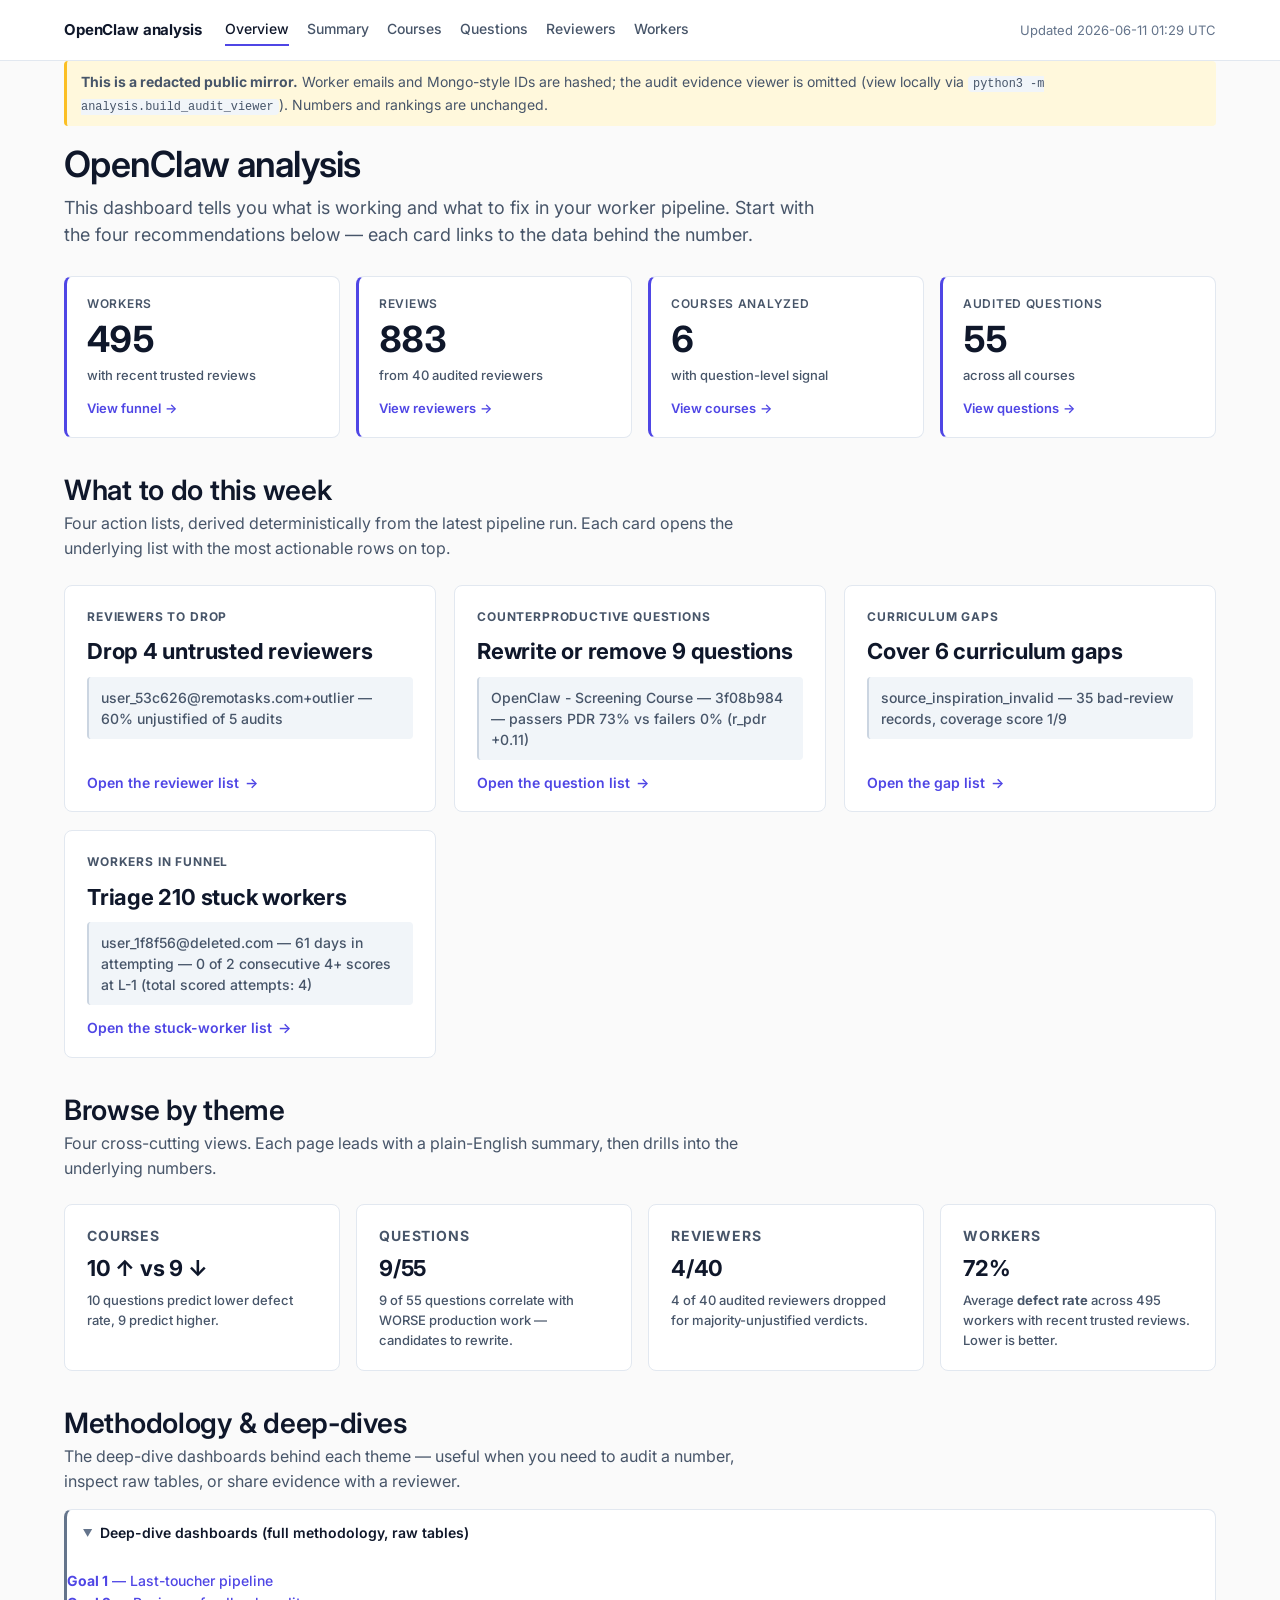
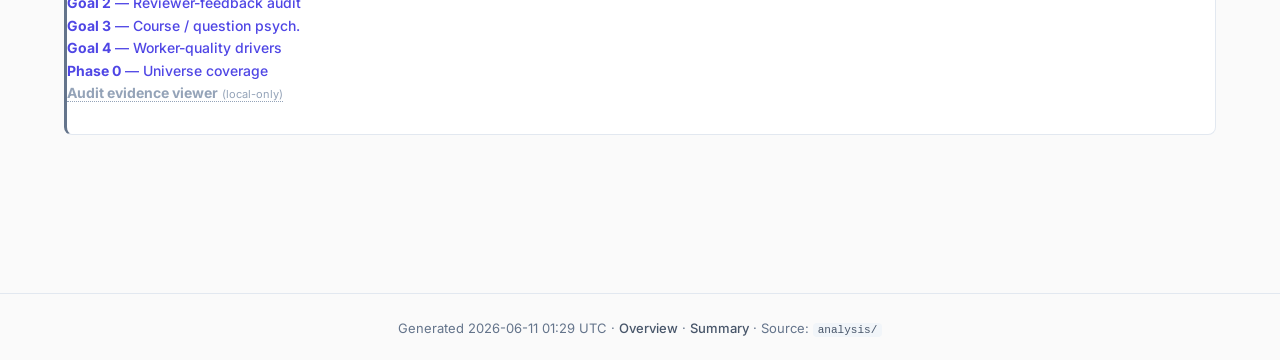
<file: index.html>
<!DOCTYPE html>
<html lang="en">
<head>
<meta charset="utf-8">
<meta name="viewport" content="width=device-width, initial-scale=1">
<title>OpenClaw analysis — overview</title>
<link rel="preconnect" href="https://fonts.googleapis.com">
<link rel="preconnect" href="https://fonts.gstatic.com" crossorigin>
<link rel="stylesheet" href="https://fonts.googleapis.com/css2?family=Inter:wght@400;500;600;700&display=swap">
<link rel="stylesheet" href="_assets/design.css">


</head>
<body>
<header class="site-header">
  <div class="site-header-inner">
    <a class="site-title" href="index.html">OpenClaw analysis</a>
    <nav class="site-nav" aria-label="Primary"><a class="is-active" href="index.html">Overview</a><a class="" href="summary.html">Summary</a><a class="" href="themes/courses.html">Courses</a><a class="" href="themes/questions.html">Questions</a><a class="" href="themes/reviewers.html">Reviewers</a><a class="" href="themes/workers.html">Workers</a></nav>
    <span class="site-meta" title="2026-06-11T01:29+00:00">Updated 2026-06-11 01:29 UTC</span>
  </div>
</header>
<main class="page-shell">
<div role="note" style="background:#fff8dc;border-left:3px solid #fbbf24;padding:10px 14px;margin:0 0 18px 0;border-radius:4px;font-size:14px;line-height:1.5;color:#475569;"><b>This is a redacted public mirror.</b> Worker emails and Mongo-style IDs are hashed; the audit evidence viewer is omitted (view locally via <code>python3 -m analysis.build_audit_viewer</code>). Numbers and rankings are unchanged.</div>

<header class="page-header"><h1>OpenClaw analysis</h1><p class="lede">This dashboard tells you what is working and what to fix in your worker pipeline. Start with the four recommendations below — each card links to the data behind the number.</p></header>
<div class="stat-grid"><a class="stat is-accent" href="themes/workers.html">
  <div class="stat-label">Workers</div>
  <div class="stat-number num">495</div>
  <div class="stat-sub">with recent trusted reviews</div><div class="stat-cta">View funnel</div>
</a><a class="stat is-accent" href="themes/reviewers.html">
  <div class="stat-label">Reviews</div>
  <div class="stat-number num">883</div>
  <div class="stat-sub">from 40 audited reviewers</div><div class="stat-cta">View reviewers</div>
</a><a class="stat is-accent" href="themes/courses.html">
  <div class="stat-label">Courses analyzed</div>
  <div class="stat-number num">6</div>
  <div class="stat-sub">with question-level signal</div><div class="stat-cta">View courses</div>
</a><a class="stat is-accent" href="themes/questions.html">
  <div class="stat-label">Audited questions</div>
  <div class="stat-number num">55</div>
  <div class="stat-sub">across all courses</div><div class="stat-cta">View questions</div>
</a></div>
<h2 style="margin-top:36px;">What to do this week</h2>
<p class="muted" style="max-width:70ch;margin-top:-8px;">Four action lists, derived deterministically from the latest pipeline run. Each card opens the underlying list with the most actionable rows on top.</p>
<section class="recos"><a class="reco" href="themes/reviewers.html#dropped">
  <div class="reco-eyebrow">Reviewers to drop</div>
  <div class="reco-headline">Drop 4 untrusted reviewers</div>
  <div class="reco-example">user_53c626@remotasks.com+outlier — 60% unjustified of 5 audits</div>
  <div class="reco-cta">Open the reviewer list</div>
</a><a class="reco" href="themes/questions.html#counterproductive">
  <div class="reco-eyebrow">Counterproductive questions</div>
  <div class="reco-headline">Rewrite or remove 9 questions</div>
  <div class="reco-example">OpenClaw - Screening Course — 3f08b984 — passers PDR 73% vs failers 0% (r_pdr +0.11)</div>
  <div class="reco-cta">Open the question list</div>
</a><a class="reco" href="themes/courses.html#gaps">
  <div class="reco-eyebrow">Curriculum gaps</div>
  <div class="reco-headline">Cover 6 curriculum gaps</div>
  <div class="reco-example">source_inspiration_invalid — 35 bad-review records, coverage score 1/9</div>
  <div class="reco-cta">Open the gap list</div>
</a><a class="reco" href="themes/workers.html#stuck">
  <div class="reco-eyebrow">Workers in funnel</div>
  <div class="reco-headline">Triage 210 stuck workers</div>
  <div class="reco-example">user_1f8f56@deleted.com — 61 days in attempting — 0 of 2 consecutive 4+ scores at L-1 (total scored attempts: 4)</div>
  <div class="reco-cta">Open the stuck-worker list</div>
</a></section>
<h2 style="margin-top:36px;">Browse by theme</h2>
<p class="muted" style="max-width:70ch;margin-top:-8px;">Four cross-cutting views. Each page leads with a plain-English summary, then drills into the underlying numbers.</p>
<div class="theme-grid"><a class="theme-tile" href="themes/courses.html">
  <div class="theme-name">Courses</div>
  <div class="theme-headline">10 ↑ vs 9 ↓</div>
  <div class="theme-sub">10 questions predict lower defect rate, 9 predict higher.</div>
</a><a class="theme-tile" href="themes/questions.html">
  <div class="theme-name">Questions</div>
  <div class="theme-headline">9/55</div>
  <div class="theme-sub">9 of 55 questions correlate with WORSE production work — candidates to rewrite.</div>
</a><a class="theme-tile" href="themes/reviewers.html">
  <div class="theme-name">Reviewers</div>
  <div class="theme-headline">4/40</div>
  <div class="theme-sub">4 of 40 audited reviewers dropped for majority-unjustified verdicts.</div>
</a><a class="theme-tile" href="themes/workers.html">
  <div class="theme-name">Workers</div>
  <div class="theme-headline">72%</div>
  <div class="theme-sub">Average <b>defect rate</b> across 495 workers with recent trusted reviews. Lower is better.</div>
</a></div>
<h2 style="margin-top:36px;">Methodology &amp; deep-dives</h2>
<p class="muted" style="max-width:70ch;margin-top:-8px;">The deep-dive dashboards behind each theme — useful when you need to audit a number, inspect raw tables, or share evidence with a reviewer.</p>
<details class="notes" open>
  <summary>Deep-dive dashboards (full methodology, raw tables)</summary>
  <ul style="list-style: none; padding-left: 0;"><li><a href="g1.html"><b>Goal 1</b> — Last-toucher pipeline</a></li><li><a href="g2.html"><b>Goal 2</b> — Reviewer-feedback audit</a></li><li><a href="g3.html"><b>Goal 3</b> — Course / question psych.</a></li><li><a href="g4.html"><b>Goal 4</b> — Worker-quality drivers</a></li><li><a href="g_universe_coverage.html"><b>Phase 0</b> — Universe coverage</a></li><li><span title="The audit evidence viewer is omitted from the public mirror because it embeds raw reviewer feedback and worker submissions. Run python3 -m analysis.build_audit_viewer locally to inspect." style="color:#94a3b8;border-bottom:1px dotted #94a3b8;cursor:help;"><b>Audit evidence viewer</b> <span style="font-size:11px;">(local-only)</span></span></li></ul>
</details>
</main>
<footer class="site-footer">
  Generated 2026-06-11 01:29 UTC ·
  <a href="index.html">Overview</a> ·
  <a href="summary.html">Summary</a> ·
  Source: <code>analysis/</code>
</footer>
<script src="_assets/dashboard.js"></script>

</body>
</html>
</file>
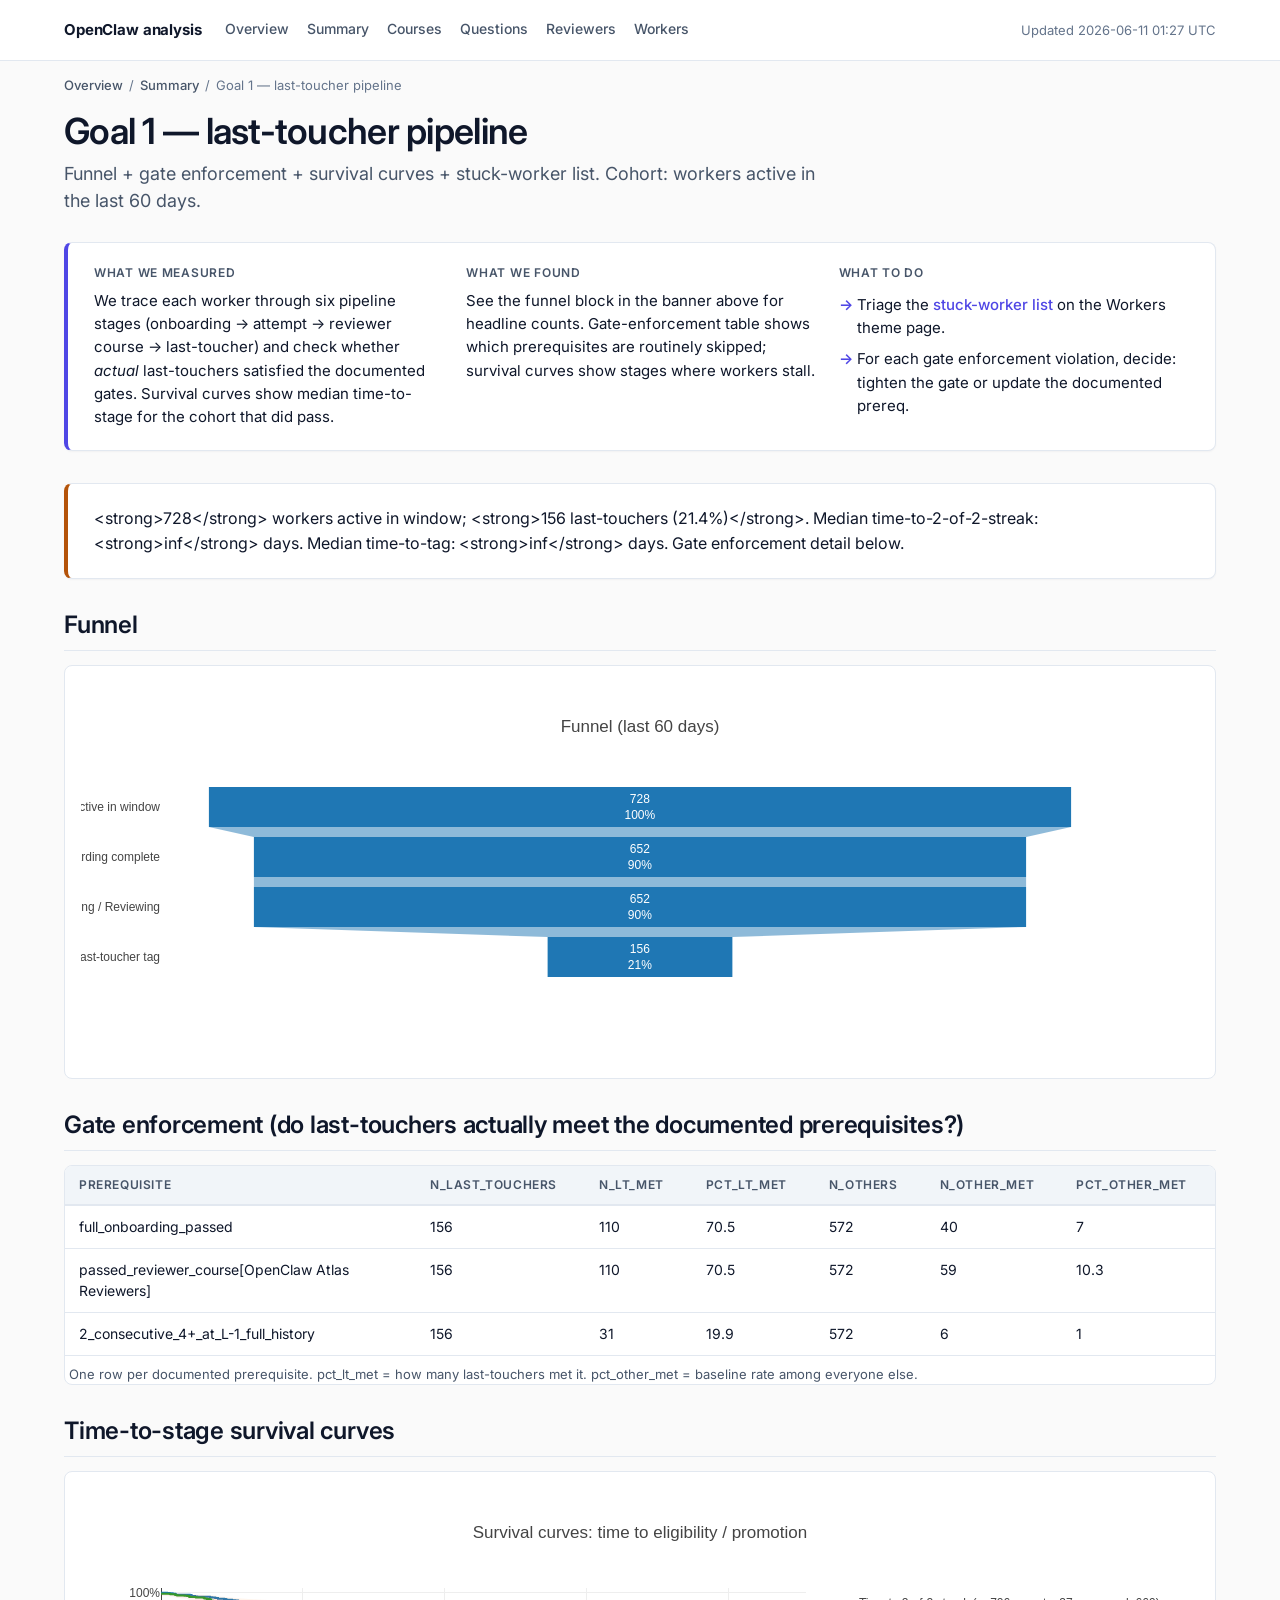
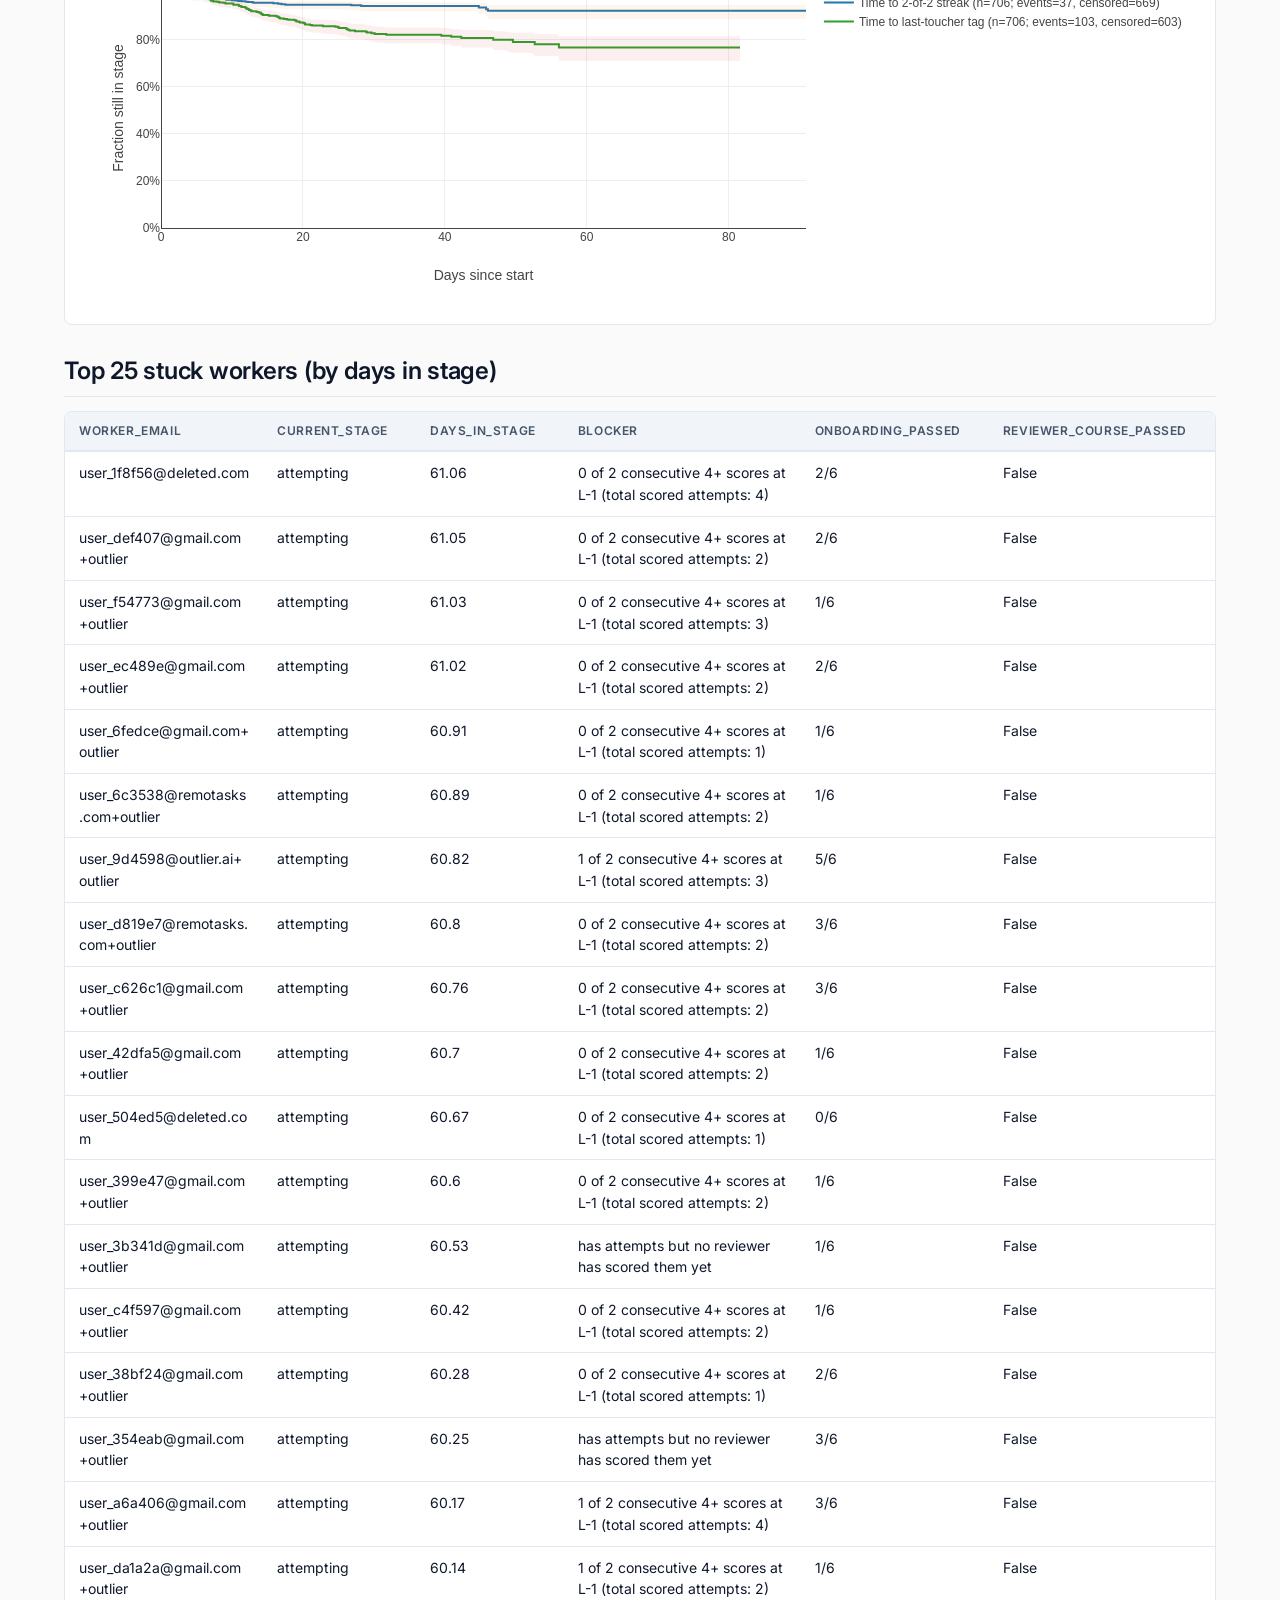
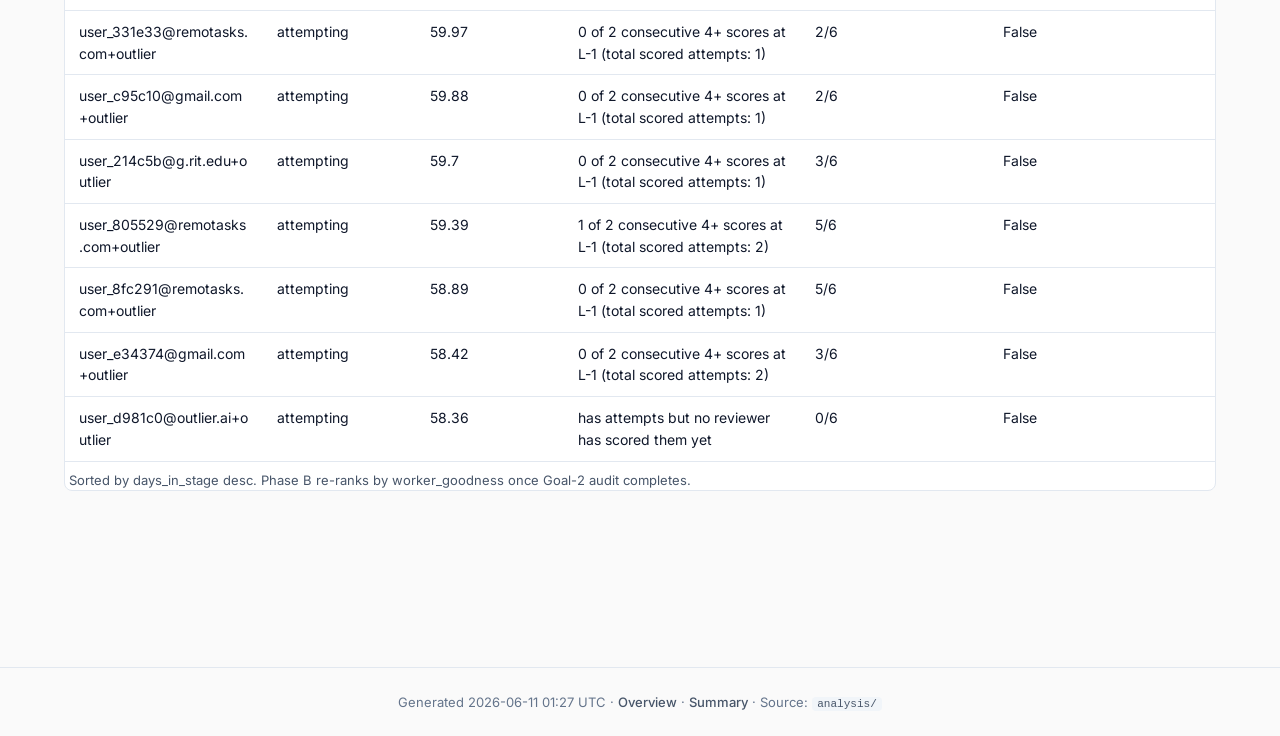
<file: g1.html>
<!DOCTYPE html>
<html lang="en">
<head>
<meta charset="utf-8">
<meta name="viewport" content="width=device-width, initial-scale=1">
<title>Goal 1 — last-toucher pipeline</title>
<link rel="preconnect" href="https://fonts.googleapis.com">
<link rel="preconnect" href="https://fonts.gstatic.com" crossorigin>
<link rel="stylesheet" href="https://fonts.googleapis.com/css2?family=Inter:wght@400;500;600;700&display=swap">
<link rel="stylesheet" href="_assets/design.css">

<style>.section { margin: 32px 0; }.section > h2 { margin-bottom: 14px; border-bottom: 1px solid var(--color-border);  padding-bottom: 10px; font-size: 24px; }.plot-wrap { background: var(--color-surface); border: 1px solid var(--color-border);  border-radius: var(--radius); padding: 16px; margin: 14px 0; }.plot { width: 100%; min-height: 360px; }.caption { color: var(--color-text-muted); font-size: 13px; margin: 8px 4px 0 4px; }.table-wrap { background: var(--color-surface); border: 1px solid var(--color-border);  border-radius: var(--radius); overflow: hidden; margin: 14px 0; }table.data { width: 100%; border-collapse: collapse; font-size: 14px; }table.data thead th { padding: 10px 14px; text-align: left;  background: var(--color-surface-2); font-weight: 600; font-size: 12px;  text-transform: uppercase; letter-spacing: 0.05em; color: var(--color-text-muted);  border-bottom: 2px solid var(--color-border); cursor: pointer; user-select: none;  white-space: nowrap; position: sticky; top: 0; }table.data tbody tr { border-bottom: 1px solid var(--color-border); }table.data tbody tr:hover { background: var(--color-surface-2); }table.data td { padding: 10px 14px; vertical-align: top; word-break: break-word; }</style><script src="https://cdn.plot.ly/plotly-2.35.2.min.js"></script>
</head>
<body>
<header class="site-header">
  <div class="site-header-inner">
    <a class="site-title" href="index.html">OpenClaw analysis</a>
    <nav class="site-nav" aria-label="Primary"><a class="" href="index.html">Overview</a><a class="" href="summary.html">Summary</a><a class="" href="themes/courses.html">Courses</a><a class="" href="themes/questions.html">Questions</a><a class="" href="themes/reviewers.html">Reviewers</a><a class="" href="themes/workers.html">Workers</a></nav>
    <span class="site-meta" title="2026-06-11T01:27+00:00">Updated 2026-06-11 01:27 UTC</span>
  </div>
</header>
<main class="page-shell">
<nav class="crumbs" aria-label="Breadcrumb"><a href="index.html">Overview</a><span class="sep">/</span><a href="summary.html">Summary</a><span class="sep">/</span><span>Goal 1 — last-toucher pipeline</span></nav>
<header class="page-header"><h1>Goal 1 — last-toucher pipeline</h1><p class="lede">Funnel + gate enforcement + survival curves + stuck-worker list. Cohort: workers active in the last 60 days.</p></header><aside class="tldr" aria-label="Summary">
  <div class="tldr-grid">
    <div class="tldr-block">
      <h3>What we measured</h3>
      <p>We trace each worker through six pipeline stages (onboarding → attempt → reviewer course → last-toucher) and check whether <em>actual</em> last-touchers satisfied the documented gates. Survival curves show median time-to-stage for the cohort that did pass.</p>
    </div>
    <div class="tldr-block">
      <h3>What we found</h3>
      <p>See the funnel block in the banner above for headline counts. Gate-enforcement table shows which prerequisites are routinely skipped; survival curves show stages where workers stall.</p>
    </div>
    <div class="tldr-block">
      <h3>What to do</h3>
      <ul><li>Triage the <a href="themes/workers.html#stuck">stuck-worker list</a> on the Workers theme page.</li><li>For each gate enforcement violation, decide: tighten the gate or update the documented prereq.</li></ul>
    </div>
  </div>
</aside><div class="tldr" style="border-left-color:var(--color-warn);"><p>&lt;strong&gt;728&lt;/strong&gt; workers active in window; &lt;strong&gt;156 last-touchers (21.4%)&lt;/strong&gt;. Median time-to-2-of-2-streak: &lt;strong&gt;inf&lt;/strong&gt; days. Median time-to-tag: &lt;strong&gt;inf&lt;/strong&gt; days. Gate enforcement detail below.</p></div><section class="section"><h2>Funnel</h2><div class="plot-wrap"><div id="plot_0_0" class="plot" role="img" aria-label="Funnel (last 60 days)"></div><script>Plotly.newPlot("plot_0_0", {"data": [{"type": "funnel", "x": [728, 652, 652, 156], "y": ["Workers active in window", "Onboarding complete", "Attempting / Reviewing", "Last-toucher tag"], "textinfo": "value+percent initial"}], "layout": {"title": {"text": "Funnel (last 60 days)"}, "height": 380}}.data, {"data": [{"type": "funnel", "x": [728, 652, 652, 156], "y": ["Workers active in window", "Onboarding complete", "Attempting / Reviewing", "Last-toucher tag"], "textinfo": "value+percent initial"}], "layout": {"title": {"text": "Funnel (last 60 days)"}, "height": 380}}.layout, {"responsive": true, "displaylogo": false});</script></div></section><section class="section"><h2>Gate enforcement (do last-touchers actually meet the documented prerequisites?)</h2><div class="table-wrap"><table class="data"><thead><tr><th>prerequisite</th><th>n_last_touchers</th><th>n_lt_met</th><th>pct_lt_met</th><th>n_others</th><th>n_other_met</th><th>pct_other_met</th></tr></thead><tbody><tr><td>full_onboarding_passed</td><td>156</td><td>110</td><td>70.5</td><td>572</td><td>40</td><td>7</td></tr><tr><td>passed_reviewer_course[OpenClaw Atlas Reviewers]</td><td>156</td><td>110</td><td>70.5</td><td>572</td><td>59</td><td>10.3</td></tr><tr><td>2_consecutive_4+_at_L-1_full_history</td><td>156</td><td>31</td><td>19.9</td><td>572</td><td>6</td><td>1</td></tr></tbody></table><p class="caption">One row per documented prerequisite. pct_lt_met = how many last-touchers met it. pct_other_met = baseline rate among everyone else.</p></div></section><section class="section"><h2>Time-to-stage survival curves</h2><div class="plot-wrap"><div id="plot_2_0" class="plot" role="img" aria-label="Survival curves: time to eligibility / promotion"></div><script>Plotly.newPlot("plot_2_0", {"data": [{"type": "scatter", "mode": "lines", "x": [0.0, 0.8409620949074074, 1.2081054976851853, 1.4729520741319444, 1.4741497130208332, 1.5181011829282407, 1.6364953380208334, 1.6387959722222223, 1.6624234977430556, 1.783396657465278, 1.8435605232060186, 1.8471248403356482, 1.8821727454282406, 1.8953563796875, 1.9983302570023147, 1.9987848726851853, 2.0602853495949076, 2.067632222222222, 2.0889124074074075, 2.0932208357060182, 2.107628289409722, 2.1199398866319443, 2.1234245857060188, 2.1456233588541664, 2.154585557928241, 2.29408112505787, 2.3907169352430553, 2.463047664409722, 2.4803112870949073, 2.7192502222800927, 3.012231391261574, 3.325209215335648, 3.336330118113426, 3.3432149676504626, 3.449967062557871, 3.6680471320023145, 4.0413391319444445, 4.048877409780093, 4.084561194502315, 4.08775538431713, 4.1248107546875, 4.184401206076389, 4.188217976909722, 4.296559965277778, 4.326301053240741, 4.332773356481482, 4.736726645891204, 4.7995696527777785, 5.103269571759259, 5.107353636631944, 5.219485789409722, 5.2760551296875, 5.2803515301504635, 5.294370882002315, 5.295734041724537, 5.31387768755787, 5.333175708391203, 5.367096078761574, 5.609739759317129, 5.751654562557871, 5.9145475023726855, 6.620533231539352, 6.631707803298612, 6.726996148206019, 6.893421956018519, 6.9133195046875, 7.206498185243055, 7.216647835648148, 7.289867189872685, 7.289913752372685, 7.431735395891204, 7.446351900520834, 7.449403868113426, 7.628597201446759, 7.644151944444444, 7.652947456076388, 7.661329446817129, 7.8905590532986105, 8.026888900462962, 8.033906481481482, 8.105048069502315, 8.236041541724537, 8.254633972280093, 8.436025824131944, 8.471250314872686, 8.497202594965279, 8.514362919039353, 8.5279285671875, 8.663888289409723, 8.719708636631944, 8.883731423611112, 9.012577085706019, 9.109447502372685, 9.14340380787037, 9.146686044039352, 9.163373127372685, 9.298869664351852, 9.307406773206019, 9.429342247743055, 9.46956581255787, 9.545741622743057, 9.941837340335647, 10.02113701388889, 10.20875837042824, 10.263168914409723, 10.289099354224538, 10.318618335706018, 10.387552166724538, 10.440301796354166, 10.454833773148149, 10.606165916724537, 10.639020222280093, 10.666979990798612, 10.863709143518518, 11.339, 11.503921541724537, 11.521468185243055, 11.586647988483795, 11.712776680613425, 11.921127743055555, 12.237112604166668, 12.308778844965278, 12.313266333391205, 12.381323092650463, 12.51452569681713, 12.55604831255787, 12.665071738483796, 12.815228902835647, 12.926193819444444, 12.961833671354166, 12.962282895891203, 13.01800845144676, 13.020600462962962, 13.119649770891202, 13.14862427320602, 13.206108937557872, 13.274639203761573, 13.289218706076388, 13.297190731539352, 13.33980155329861, 13.407478648206018, 13.475016298668981, 13.482114898206017, 13.536487039409721, 13.660946715335648, 13.74798308107639, 13.783785395891202, 13.819000546354166, 13.844395372743055, 13.93947291903935, 14.046438775520834, 14.052357791724535, 14.075317803298612, 14.09790581255787, 14.153893625057869, 14.176538694502314, 14.199869215335648, 14.22659686579861, 14.237639794039351, 14.255730164409723, 14.300713428298613, 14.407583671354166, 14.451758127372685, 14.454419099594908, 14.474608717650462, 14.506502675983796, 14.523563231539352, 14.537940592650463, 14.754458358854166, 14.762044435243054, 14.766568497743057, 14.79878833570602, 14.800001900520833, 14.852250800983796, 14.862282132002314, 14.878905488483797, 14.894978266261573, 14.895164261631944, 14.920758162094907, 14.945399608854167, 14.96012555792824, 14.997971726909721, 15.003053891261574, 15.047730615798612, 15.068154192187501, 15.124793706076387, 15.141950291724537, 15.176346240798612, 15.217034990798611, 15.230293648206018, 15.240539944502315, 15.320993150520833, 15.4017473171875, 15.469370974594908, 15.598041680613425, 15.775758960706018, 15.81330495607639, 15.825623969907408, 15.946457722280094, 15.953248034780094, 15.990912525520834, 16.072071819502316, 16.08103024542824, 16.210681078761574, 16.21567722459491, 16.232661460706016, 16.247858162094907, 16.271396645891205, 16.273146530150463, 16.309362953761575, 16.30958411116898, 16.324609007002316, 16.363830430613426, 16.42817561579861, 16.44345555792824, 16.48871364820602, 16.50789479166667, 16.560744944502314, 16.5732113796875, 16.5982954421875, 16.918864088020833, 16.919789435243054, 16.921729030150463, 16.923910951446757, 16.980218078703704, 17.050260719965276, 17.06155965515046, 17.082804412094905, 17.11244904172454, 17.12557203940972, 17.15521805792824, 17.156897583391203, 17.164400777835645, 17.16796921533565, 17.1739526296875, 17.18156810422454, 17.242784030150464, 17.251914435243055, 17.256897988483797, 17.282795488483796, 17.348804180613428, 17.409691588020834, 17.54040290746528, 17.543341354166667, 17.599826530150462, 17.6251282546875, 17.648465685243057, 17.66155436579861, 17.95236427320602, 17.97264033802083, 18.029401136631947, 18.103984099594907, 18.11247657644676, 18.146704550983795, 18.181722213020834, 18.188502016261573, 18.257566507002313, 18.286310453761573, 18.305174319502314, 18.359481738483797, 18.388035326446758, 18.5030064259838, 18.583186032465278, 18.59762348616898, 18.68822430792824, 18.755326344965276, 18.782388833391202, 18.88076899542824, 18.92133208570602, 18.9700641921875, 19.063052629687498, 19.1052410671875, 19.16684266440972, 19.201363717650462, 19.226263856539354, 19.26048278015046, 19.27234967829861, 19.284282143576387, 19.37771339357639, 19.45406007181713, 19.554883717650462, 19.696530164409722, 19.914155303298614, 19.97022083570602, 20.003840719965275, 20.024526101909725, 20.029038382002312, 20.056951136631945, 20.172224805613425, 20.185274342650462, 20.203008555613426, 20.22699288431713, 20.269174307928242, 20.34126175005787, 20.351544828761572, 20.428270963020832, 20.443807305613426, 20.483319632002317, 20.5550748171875, 20.584690569502314, 20.61006129866898, 20.80820104403935, 20.81337452783565, 20.996542525520834, 21.00202862505787, 21.015805453761573, 21.07387300005787, 21.128387907465278, 21.192659145891202, 21.220062247743055, 21.226072201446758, 21.232838243113427, 21.236174238483798, 21.341614261631946, 21.370336969965276, 21.385518613483796, 21.43161177320602, 21.53201335885417, 21.638330338020836, 21.964493405150463, 22.05315561579861, 22.102485986168983, 22.18301191209491, 22.183927305613427, 22.186601090335646, 22.201475175983795, 22.350875372743054, 22.35810077783565, 22.399722872743055, 22.477025361168984, 22.509801275520832, 22.626597386631943, 22.71187001394676, 22.785598671354165, 22.872181368113424, 22.878068324131945, 22.96699524542824, 23.09722001394676, 23.103344064872687, 23.170287270891205, 23.180854435243056, 23.246748300983796, 23.30750247922454, 23.312291044039352, 23.339376194502314, 23.481999354224538, 23.78474817366898, 23.820641912094906, 23.87567472459491, 24.14273779172454, 24.151390453761575, 24.24250161116898, 24.279636507002316, 24.295560766261577, 24.29731194681713, 24.347651854224537, 24.50276609033565, 24.559218983854166, 24.60412972459491, 24.744234632002314, 24.876629851909723, 24.918959145891208, 25.135467351909725, 25.200738497743053, 25.25976703940972, 25.27782104403935, 25.49710376394676, 25.580730997743057, 25.580867757002313, 25.969168463020836, 25.996835060243058, 26.082806622743057, 26.38004442366898, 26.523758011631948, 26.82188047453704, 26.845278463020833, 27.18685850931713, 27.22941524542824, 27.25421434265046, 27.4170179421875, 27.453325129687503, 27.637006680613425, 27.696789909780094, 27.711096773206016, 27.812918844965278, 27.897639296354168, 27.907149550983796, 27.998102097280093, 28.02080359033565, 28.053892132002318, 28.180341125057872, 28.1847379421875, 28.187826761631943, 28.207421333391206, 28.214260405092592, 28.266421935243056, 28.302946935243057, 28.35725506024306, 28.357569909780093, 28.50387975931713, 28.515685372743054, 28.681476588020832, 28.75467180792824, 28.78196209728009, 28.78529390283565, 28.871901819502316, 28.916654678298613, 29.003338567187498, 29.017215534780096, 29.035909632002316, 29.55603907644676, 29.630118925983794, 29.742753428298613, 29.892598011631943, 29.978277583391204, 30.16764341672454, 30.402492363483795, 30.536881310243054, 30.539345743113426, 30.901070569502313, 31.384252328761573, 31.467985928298614, 32.05948480561343, 32.086010974594906, 32.170187467650464, 32.247935199131945, 32.2486385671875, 32.31839183107639, 32.32671148385417, 32.44438404172453, 32.68696113663194, 32.92732235190972, 33.04493328940972, 33.220624446817126, 33.296128150520836, 33.36232024542824, 33.500272375057875, 33.66319084728009, 33.8258275833912, 33.8541979884838, 34.041294875057865, 34.058642074131946, 34.077040766261575, 34.1738384745949, 34.18716196996528, 34.20982186579861, 34.269373115798615, 34.326382363483795, 34.32667073153935, 34.352505812557865, 34.45514187737268, 34.47685092829861, 34.486130303298616, 34.58974834728009, 34.59495319681713, 34.601265638946764, 34.61517391440972, 34.67699903015046, 34.69710791903935, 34.70203621765046, 34.70890139126158, 34.872047375057875, 34.893047757002314, 35.021828358854165, 35.02593618292824, 35.18966163431713, 35.290433833391205, 35.539137791724535, 35.58956528015046, 35.61081377552083, 36.13827155329861, 36.890261900520834, 37.398639157465276, 37.52819435422454, 37.99763655329861, 38.31638701626157, 38.5254604421875, 38.70175985190972, 38.78989289589121, 38.93098928478009, 38.95026782644676, 38.962236854224535, 39.02616784959491, 39.077130013946764, 39.2157898171875, 39.2838978958912, 39.3074798634838, 39.33010720144676, 39.33304903015046, 39.33646510653935, 39.35422641440972, 39.38621948153935, 39.38792663431713, 39.441866819502316, 39.459435627372685, 39.517775430613426, 39.586207930613426, 39.62549024542824, 39.6803242384838, 39.71334381024306, 39.817026680613424, 39.817746958391204, 39.86329804635417, 39.88309960885417, 39.90300869450231, 39.90380337042824, 39.922469724594905, 39.93252855561343, 39.943450164409725, 40.0261578958912, 40.33069077783565, 40.70858894913194, 40.8497588796875, 41.1922404884838, 41.64973271070602, 41.686188740798606, 41.76460860190972, 41.924647016261574, 42.11177242135417, 42.16223147228009, 42.240907780150465, 42.274395430613424, 42.32124911116898, 42.71600609033565, 42.73199745607639, 42.74721124079861, 42.83788787274305, 42.9056022708912, 42.90751626394676, 42.9166644583912, 42.92358056950231, 42.92512269913195, 42.9612788796875, 43.06428526857639, 43.17187827783565, 43.19473444681713, 43.23046436579861, 43.24534286116898, 43.36193529172454, 43.470656136631945, 43.723326611168986, 43.72550921533565, 43.745176715335646, 43.7775111134838, 43.84697040746528, 43.85785158802083, 43.896784469965276, 43.94525471302084, 43.98225203940972, 44.023754469965276, 44.04556031487268, 44.04857750237268, 44.0581495509838, 44.11032724774306, 44.13272556950231, 44.23029240978009, 44.23802870607639, 44.539948335706015, 44.627882305613426, 44.63976446996528, 44.79428118055555, 45.47970131024305, 45.60157446996528, 45.696965002372686, 45.81589272228009, 45.82420269675926, 45.858230314872685, 45.955179250057874, 46.010006981539355, 46.023031113483796, 46.05128249079861, 46.07177946759259, 46.17061490978009, 46.28387769913195, 46.321974898206015, 46.51766488663195, 46.598569342650464, 46.60539680792824, 46.618400013946754, 46.67627172690972, 46.79522143755787, 46.79883186579861, 46.860389192187505, 46.98334192366898, 47.22287812737268, 47.26451655329861, 47.330364597280095, 47.330696657465275, 47.372233787094906, 47.404726472280096, 47.478282930613425, 47.53967686579861, 47.57696287274306, 47.64068860190972, 47.685910951446765, 47.73479984033565, 47.76028605561342, 47.81214297690972, 47.92247355561342, 47.99457281487268, 48.05604529172454, 48.186607675983794, 51.84783031487268, 52.2409666921875, 53.3262970509838, 53.368462062557875, 53.887550129687504, 53.913727965335646, 54.043102027835644, 54.13628018755787, 54.24228992135417, 54.28948688894676, 54.439726958391205, 54.493365326446764, 54.60865100931713, 54.65720757181713, 54.662806773206015, 54.71242096302083, 54.837748729224536, 54.94913805792824, 54.95602471302083, 54.976680696817134, 55.003127803298604, 55.14937134496528, 55.26950208570602, 55.2961550833912, 55.326547282465285, 55.399555303298605, 55.66899335885416, 55.78056543061343, 55.82551710885417, 56.00916562737269, 56.046486148206014, 56.098575326446756, 56.13855312737269, 56.16943489820601, 56.21398468987268, 56.276089296354165, 56.53890025700231, 56.78166317366898, 56.979308648206015, 57.21827503709491, 59.33095427320602, 59.38930036116898, 59.70196223616899, 59.876317652835645, 60.14052177320602, 60.17101171533565, 60.182476912094906, 60.2345757546875, 60.250646414409715, 60.27542260653935, 60.56344999079861, 60.57700753709491, 60.6699117847801, 60.773999747743055, 60.804871449131944, 60.81805679635416, 60.89384375237268, 60.91297912274305, 61.015824481539354, 63.20581776857639, 63.255914655150455, 63.31653936579861, 63.40019188894676, 63.44521066209491, 63.528430384317126, 63.55626268755787, 67.78909085885417, 67.7980362870949, 68.3601041921875, 68.56404967829862, 69.50290646070601, 69.80574271070601, 69.89997036116898, 69.90944806950232, 70.05645988663194, 70.55640930792825, 70.56634153015047, 71.3645004884838, 71.84999634496528, 71.94966033802083, 72.49251696996528, 72.6824498171875, 72.88564653015047, 73.46619574311343, 74.01608811579861, 74.25812538431713, 75.21432720144676, 75.2753829421875, 76.94757310422453, 77.15186224774305, 77.22193100931713, 77.45078940052083, 77.46151489820602, 77.60893284959491, 77.6321452570023, 77.83513112505787, 78.92250253709491, 79.06187636811342, 79.09124904172454, 79.21260781487268, 79.59278470144676, 81.25301989820602, 81.60034274542824, 90.14214148385418, 90.90395194681713], "y": [1.0, 0.9985835694050996, 0.9971671388101983, 0.9971671388101983, 0.9971671388101983, 0.9971671388101983, 0.9971671388101983, 0.9957426143261838, 0.9957426143261838, 0.9957426143261838, 0.9957426143261838, 0.9957426143261838, 0.9957426143261838, 0.9957426143261838, 0.9957426143261838, 0.9943036799124184, 0.9943036799124184, 0.9928626600864588, 0.9914216402604986, 0.9914216402604986, 0.9914216402604986, 0.9914216402604986, 0.9914216402604986, 0.9914216402604986, 0.9914216402604986, 0.9914216402604986, 0.9914216402604986, 0.9914216402604986, 0.9914216402604986, 0.9914216402604986, 0.9914216402604986, 0.9914216402604986, 0.9914216402604986, 0.9914216402604986, 0.9914216402604986, 0.9914216402604986, 0.9899441117355199, 0.9899441117355199, 0.9899441117355199, 0.9899441117355199, 0.9899441117355199, 0.9899441117355199, 0.9899441117355199, 0.9884532320491713, 0.9869623523628228, 0.9854714726764736, 0.9854714726764736, 0.9839783340815094, 0.9824851954865452, 0.9824851954865452, 0.9824851954865452, 0.9824851954865452, 0.9824851954865452, 0.9824851954865452, 0.9824851954865452, 0.9824851954865452, 0.9824851954865452, 0.9824851954865452, 0.9824851954865452, 0.9824851954865452, 0.9824851954865452, 0.9824851954865452, 0.9824851954865452, 0.9824851954865452, 0.9809572247315119, 0.9809572247315119, 0.9809572247315119, 0.9794244790678689, 0.9794244790678689, 0.9794244790678689, 0.9794244790678689, 0.9794244790678689, 0.9794244790678689, 0.9794244790678689, 0.9778772050093105, 0.9778772050093105, 0.9778772050093105, 0.9778772050093105, 0.976322551265257, 0.9747678975212044, 0.9747678975212044, 0.9747678975212044, 0.9747678975212044, 0.9747678975212044, 0.9747678975212044, 0.9747678975212044, 0.9747678975212044, 0.9747678975212044, 0.9747678975212044, 0.9747678975212044, 0.9731880467958859, 0.9731880467958859, 0.9731880467958859, 0.9716030499770004, 0.9716030499770004, 0.9716030499770004, 0.9700128649524882, 0.9700128649524882, 0.9700128649524882, 0.9700128649524882, 0.9700128649524882, 0.9700128649524882, 0.9684095379029798, 0.9684095379029798, 0.9684095379029798, 0.9684095379029798, 0.9684095379029798, 0.9684095379029798, 0.9684095379029798, 0.9667901239599987, 0.9667901239599987, 0.9667901239599987, 0.9667901239599987, 0.9651625311587193, 0.9635349383574393, 0.9635349383574393, 0.9635349383574393, 0.9635349383574393, 0.9635349383574393, 0.9618962734962876, 0.9602576086351348, 0.9602576086351348, 0.9602576086351348, 0.9602576086351348, 0.9602576086351348, 0.9602576086351348, 0.9602576086351348, 0.9602576086351348, 0.9585991326271293, 0.9585991326271293, 0.9585991326271293, 0.9585991326271293, 0.9569320037008213, 0.9569320037008213, 0.9569320037008213, 0.9569320037008213, 0.9569320037008213, 0.9569320037008213, 0.9569320037008213, 0.9569320037008213, 0.9569320037008213, 0.9569320037008213, 0.9569320037008213, 0.9569320037008213, 0.9569320037008213, 0.9569320037008213, 0.9569320037008213, 0.9569320037008213, 0.9569320037008213, 0.9569320037008213, 0.9569320037008213, 0.9569320037008213, 0.9569320037008213, 0.9569320037008213, 0.9569320037008213, 0.9569320037008213, 0.9569320037008213, 0.9569320037008213, 0.9569320037008213, 0.9569320037008213, 0.9569320037008213, 0.9569320037008213, 0.9569320037008213, 0.9569320037008213, 0.9569320037008213, 0.9569320037008213, 0.9569320037008213, 0.9569320037008213, 0.9569320037008213, 0.9569320037008213, 0.9569320037008213, 0.9569320037008213, 0.9569320037008213, 0.9569320037008213, 0.9569320037008213, 0.9569320037008213, 0.9569320037008213, 0.9569320037008213, 0.9569320037008213, 0.9569320037008213, 0.9569320037008213, 0.9569320037008213, 0.9569320037008213, 0.9569320037008213, 0.9569320037008213, 0.9569320037008213, 0.9569320037008213, 0.9569320037008213, 0.9569320037008213, 0.9569320037008213, 0.9569320037008213, 0.9569320037008213, 0.9569320037008213, 0.9569320037008213, 0.9569320037008213, 0.9569320037008213, 0.9569320037008213, 0.9550556664386629, 0.9550556664386629, 0.9550556664386629, 0.9550556664386629, 0.9550556664386629, 0.9550556664386629, 0.9550556664386629, 0.9550556664386629, 0.9550556664386629, 0.9550556664386629, 0.9550556664386629, 0.9550556664386629, 0.9550556664386629, 0.9550556664386629, 0.9550556664386629, 0.9550556664386629, 0.9550556664386629, 0.9550556664386629, 0.9550556664386629, 0.9531105428817612, 0.9531105428817612, 0.9531105428817612, 0.9531105428817612, 0.9531105428817612, 0.9531105428817612, 0.9531105428817612, 0.9531105428817612, 0.9511372291283832, 0.9511372291283832, 0.9511372291283832, 0.9511372291283832, 0.9511372291283832, 0.9511372291283832, 0.9511372291283832, 0.9511372291283832, 0.9511372291283832, 0.9511372291283832, 0.9511372291283832, 0.9511372291283832, 0.9511372291283832, 0.9511372291283832, 0.9511372291283832, 0.9511372291283832, 0.9511372291283832, 0.9511372291283832, 0.9511372291283832, 0.9490873644104341, 0.9490873644104341, 0.9490873644104341, 0.9490873644104341, 0.9490873644104341, 0.9490873644104341, 0.9490873644104341, 0.9490873644104341, 0.9490873644104341, 0.9490873644104341, 0.9490873644104341, 0.9490873644104341, 0.9490873644104341, 0.9490873644104341, 0.9490873644104341, 0.9490873644104341, 0.9490873644104341, 0.9490873644104341, 0.9490873644104341, 0.9490873644104341, 0.9490873644104341, 0.9490873644104341, 0.9490873644104341, 0.9490873644104341, 0.9490873644104341, 0.9490873644104341, 0.9490873644104341, 0.9490873644104341, 0.9490873644104341, 0.9490873644104341, 0.9490873644104341, 0.9490873644104341, 0.9490873644104341, 0.9490873644104341, 0.9490873644104341, 0.9490873644104341, 0.9490873644104341, 0.9490873644104341, 0.9490873644104341, 0.9490873644104341, 0.9490873644104341, 0.9490873644104341, 0.9490873644104341, 0.9490873644104341, 0.9490873644104341, 0.9490873644104341, 0.9490873644104341, 0.9490873644104341, 0.9490873644104341, 0.9490873644104341, 0.9490873644104341, 0.9490873644104341, 0.9490873644104341, 0.9490873644104341, 0.9490873644104341, 0.9490873644104341, 0.9490873644104341, 0.9490873644104341, 0.9490873644104341, 0.9490873644104341, 0.9490873644104341, 0.9490873644104341, 0.9490873644104341, 0.9490873644104341, 0.9490873644104341, 0.9490873644104341, 0.9490873644104341, 0.9490873644104341, 0.9490873644104341, 0.9490873644104341, 0.9490873644104341, 0.9490873644104341, 0.9490873644104341, 0.9490873644104341, 0.9490873644104341, 0.9490873644104341, 0.9490873644104341, 0.9490873644104341, 0.9490873644104341, 0.9490873644104341, 0.9490873644104341, 0.9490873644104341, 0.9490873644104341, 0.9490873644104341, 0.9490873644104341, 0.9490873644104341, 0.9490873644104341, 0.9490873644104341, 0.9490873644104341, 0.9490873644104341, 0.9490873644104341, 0.9490873644104341, 0.9490873644104341, 0.9490873644104341, 0.9490873644104341, 0.9490873644104341, 0.9490873644104341, 0.9490873644104341, 0.9490873644104341, 0.9490873644104341, 0.9490873644104341, 0.9490873644104341, 0.9490873644104341, 0.9490873644104341, 0.9490873644104341, 0.9490873644104341, 0.9490873644104341, 0.9490873644104341, 0.9490873644104341, 0.9490873644104341, 0.9490873644104341, 0.9490873644104341, 0.9490873644104341, 0.9490873644104341, 0.9490873644104341, 0.9490873644104341, 0.9490873644104341, 0.9490873644104341, 0.9490873644104341, 0.9490873644104341, 0.9490873644104341, 0.9490873644104341, 0.9490873644104341, 0.9490873644104341, 0.9490873644104341, 0.9490873644104341, 0.9490873644104341, 0.9490873644104341, 0.9490873644104341, 0.9490873644104341, 0.9490873644104341, 0.9462372522049969, 0.9462372522049969, 0.9462372522049969, 0.9462372522049969, 0.9462372522049969, 0.9462372522049969, 0.9462372522049969, 0.9462372522049969, 0.9462372522049969, 0.9462372522049969, 0.9462372522049969, 0.9462372522049969, 0.9462372522049969, 0.9462372522049969, 0.9462372522049969, 0.9462372522049969, 0.9462372522049969, 0.9462372522049969, 0.9462372522049969, 0.9462372522049969, 0.9432141299934796, 0.9432141299934796, 0.9432141299934796, 0.9432141299934796, 0.9432141299934796, 0.9432141299934796, 0.9432141299934796, 0.9432141299934796, 0.9432141299934796, 0.9432141299934796, 0.9432141299934796, 0.9432141299934796, 0.9432141299934796, 0.9432141299934796, 0.9432141299934796, 0.9432141299934796, 0.9432141299934796, 0.9432141299934796, 0.9432141299934796, 0.9432141299934796, 0.9432141299934796, 0.9432141299934796, 0.9432141299934796, 0.9432141299934796, 0.9432141299934796, 0.9432141299934796, 0.9432141299934796, 0.9432141299934796, 0.9432141299934796, 0.9432141299934796, 0.9432141299934796, 0.9432141299934796, 0.9432141299934796, 0.9432141299934796, 0.9432141299934796, 0.9432141299934796, 0.9432141299934796, 0.9432141299934796, 0.9432141299934796, 0.9432141299934796, 0.9432141299934796, 0.9432141299934796, 0.9432141299934796, 0.9432141299934796, 0.9432141299934796, 0.9432141299934796, 0.9432141299934796, 0.9432141299934796, 0.9432141299934796, 0.9432141299934796, 0.9432141299934796, 0.9432141299934796, 0.9432141299934796, 0.9432141299934796, 0.9432141299934796, 0.9432141299934796, 0.9432141299934796, 0.9432141299934796, 0.9432141299934796, 0.9432141299934796, 0.9432141299934796, 0.9432141299934796, 0.9432141299934796, 0.9432141299934796, 0.9432141299934796, 0.9432141299934796, 0.9432141299934796, 0.9432141299934796, 0.9432141299934796, 0.9432141299934796, 0.9432141299934796, 0.9432141299934796, 0.9432141299934796, 0.9432141299934796, 0.9432141299934796, 0.9432141299934796, 0.9432141299934796, 0.9432141299934796, 0.9432141299934796, 0.9432141299934796, 0.9432141299934796, 0.9432141299934796, 0.9432141299934796, 0.9432141299934796, 0.9432141299934796, 0.9432141299934796, 0.9432141299934796, 0.9432141299934796, 0.9432141299934796, 0.9432141299934796, 0.9432141299934796, 0.9432141299934796, 0.9432141299934796, 0.9432141299934796, 0.9432141299934796, 0.9432141299934796, 0.9432141299934796, 0.9432141299934796, 0.9432141299934796, 0.9432141299934796, 0.9432141299934796, 0.9432141299934796, 0.9432141299934796, 0.9432141299934796, 0.9432141299934796, 0.9432141299934796, 0.9432141299934796, 0.9432141299934796, 0.9432141299934796, 0.9432141299934796, 0.9432141299934796, 0.9432141299934796, 0.9432141299934796, 0.9432141299934796, 0.9432141299934796, 0.9432141299934796, 0.9432141299934796, 0.9432141299934796, 0.9432141299934796, 0.9432141299934796, 0.9432141299934796, 0.9432141299934796, 0.9432141299934796, 0.9432141299934796, 0.9432141299934796, 0.9432141299934796, 0.9432141299934796, 0.9432141299934796, 0.9432141299934796, 0.9432141299934796, 0.9432141299934796, 0.9432141299934796, 0.9432141299934796, 0.9432141299934796, 0.9432141299934796, 0.9432141299934796, 0.9432141299934796, 0.9432141299934796, 0.9432141299934796, 0.9432141299934796, 0.9432141299934796, 0.9432141299934796, 0.9432141299934796, 0.9432141299934796, 0.9432141299934796, 0.9432141299934796, 0.9432141299934796, 0.9432141299934796, 0.9432141299934796, 0.9432141299934796, 0.9432141299934796, 0.9432141299934796, 0.9432141299934796, 0.9432141299934796, 0.9432141299934796, 0.9432141299934796, 0.9432141299934796, 0.9432141299934796, 0.9432141299934796, 0.9432141299934796, 0.9432141299934796, 0.9432141299934796, 0.9432141299934796, 0.9432141299934796, 0.9432141299934796, 0.9432141299934796, 0.936797707340463, 0.936797707340463, 0.936797707340463, 0.936797707340463, 0.936797707340463, 0.9302005403873612, 0.9302005403873612, 0.9302005403873612, 0.9302005403873612, 0.9302005403873612, 0.9302005403873612, 0.9233608305315716, 0.9233608305315716, 0.9233608305315716, 0.9233608305315716, 0.9233608305315716, 0.9233608305315716, 0.9233608305315716, 0.9233608305315716, 0.9233608305315716, 0.9233608305315716, 0.9233608305315716, 0.9233608305315716, 0.9233608305315716, 0.9233608305315716, 0.9233608305315716, 0.9233608305315716, 0.9233608305315716, 0.9233608305315716, 0.9233608305315716, 0.9233608305315716, 0.9233608305315716, 0.9233608305315716, 0.9233608305315716, 0.9233608305315716, 0.9233608305315716, 0.9233608305315716, 0.9233608305315716, 0.9233608305315716, 0.9233608305315716, 0.9233608305315716, 0.9233608305315716, 0.9233608305315716, 0.9233608305315716, 0.9233608305315716, 0.9233608305315716, 0.9233608305315716, 0.9233608305315716, 0.9233608305315716, 0.9233608305315716, 0.9233608305315716, 0.9233608305315716, 0.9233608305315716, 0.9233608305315716, 0.9233608305315716, 0.9233608305315716, 0.9233608305315716, 0.9233608305315716, 0.9233608305315716, 0.9233608305315716, 0.9233608305315716, 0.9233608305315716, 0.9233608305315716, 0.9233608305315716, 0.9233608305315716, 0.9233608305315716, 0.9233608305315716, 0.9233608305315716, 0.9233608305315716, 0.9233608305315716, 0.9233608305315716, 0.9233608305315716, 0.9233608305315716, 0.9233608305315716, 0.9233608305315716, 0.9233608305315716, 0.9233608305315716, 0.9233608305315716, 0.9233608305315716, 0.9233608305315716, 0.9233608305315716, 0.9233608305315716, 0.9233608305315716, 0.9233608305315716, 0.9233608305315716, 0.9233608305315716, 0.9233608305315716, 0.9233608305315716, 0.9233608305315716, 0.9233608305315716, 0.9233608305315716, 0.9233608305315716, 0.9233608305315716, 0.9233608305315716, 0.9233608305315716, 0.9233608305315716, 0.9233608305315716, 0.9233608305315716, 0.9233608305315716, 0.9233608305315716, 0.9233608305315716, 0.9233608305315716, 0.9233608305315716, 0.9233608305315716, 0.9233608305315716, 0.9233608305315716, 0.9233608305315716, 0.9233608305315716, 0.9233608305315716, 0.9233608305315716, 0.9233608305315716, 0.9233608305315716, 0.9233608305315716, 0.9233608305315716, 0.9233608305315716, 0.9233608305315716, 0.9233608305315716, 0.9233608305315716, 0.9233608305315716, 0.9233608305315716, 0.9233608305315716, 0.9233608305315716, 0.9233608305315716, 0.9233608305315716, 0.9233608305315716, 0.9233608305315716, 0.9233608305315716, 0.9233608305315716, 0.9233608305315716, 0.9233608305315716, 0.9233608305315716, 0.9233608305315716, 0.9233608305315716, 0.9233608305315716, 0.9233608305315716, 0.9233608305315716, 0.9233608305315716, 0.9233608305315716, 0.9233608305315716, 0.9233608305315716, 0.9233608305315716, 0.9233608305315716, 0.9233608305315716, 0.9233608305315716, 0.9233608305315716, 0.9233608305315716, 0.9233608305315716], "name": "Time to 2-of-2 streak (n=706; events=37, censored=669)", "line": {"shape": "hv"}, "hovertemplate": "Day %{x:.0f}<br>%{y:.1%} still in stage<extra></extra>"}, {"type": "scatter", "mode": "lines", "x": [0.0, 0.8409620949074074, 1.2081054976851853, 1.4729520741319444, 1.4741497130208332, 1.5181011829282407, 1.6364953380208334, 1.6387959722222223, 1.6624234977430556, 1.783396657465278, 1.8435605232060186, 1.8471248403356482, 1.8821727454282406, 1.8953563796875, 1.9983302570023147, 1.9987848726851853, 2.0602853495949076, 2.067632222222222, 2.0889124074074075, 2.0932208357060182, 2.107628289409722, 2.1199398866319443, 2.1234245857060188, 2.1456233588541664, 2.154585557928241, 2.29408112505787, 2.3907169352430553, 2.463047664409722, 2.4803112870949073, 2.7192502222800927, 3.012231391261574, 3.325209215335648, 3.336330118113426, 3.3432149676504626, 3.449967062557871, 3.6680471320023145, 4.0413391319444445, 4.048877409780093, 4.084561194502315, 4.08775538431713, 4.1248107546875, 4.184401206076389, 4.188217976909722, 4.296559965277778, 4.326301053240741, 4.332773356481482, 4.736726645891204, 4.7995696527777785, 5.103269571759259, 5.107353636631944, 5.219485789409722, 5.2760551296875, 5.2803515301504635, 5.294370882002315, 5.295734041724537, 5.31387768755787, 5.333175708391203, 5.367096078761574, 5.609739759317129, 5.751654562557871, 5.9145475023726855, 6.620533231539352, 6.631707803298612, 6.726996148206019, 6.893421956018519, 6.9133195046875, 7.206498185243055, 7.216647835648148, 7.289867189872685, 7.289913752372685, 7.431735395891204, 7.446351900520834, 7.449403868113426, 7.628597201446759, 7.644151944444444, 7.652947456076388, 7.661329446817129, 7.8905590532986105, 8.026888900462962, 8.033906481481482, 8.105048069502315, 8.236041541724537, 8.254633972280093, 8.436025824131944, 8.471250314872686, 8.497202594965279, 8.514362919039353, 8.5279285671875, 8.663888289409723, 8.719708636631944, 8.883731423611112, 9.012577085706019, 9.109447502372685, 9.14340380787037, 9.146686044039352, 9.163373127372685, 9.298869664351852, 9.307406773206019, 9.429342247743055, 9.46956581255787, 9.545741622743057, 9.941837340335647, 10.02113701388889, 10.20875837042824, 10.263168914409723, 10.289099354224538, 10.318618335706018, 10.387552166724538, 10.440301796354166, 10.454833773148149, 10.606165916724537, 10.639020222280093, 10.666979990798612, 10.863709143518518, 11.339, 11.503921541724537, 11.521468185243055, 11.586647988483795, 11.712776680613425, 11.921127743055555, 12.237112604166668, 12.308778844965278, 12.313266333391205, 12.381323092650463, 12.51452569681713, 12.55604831255787, 12.665071738483796, 12.815228902835647, 12.926193819444444, 12.961833671354166, 12.962282895891203, 13.01800845144676, 13.020600462962962, 13.119649770891202, 13.14862427320602, 13.206108937557872, 13.274639203761573, 13.289218706076388, 13.297190731539352, 13.33980155329861, 13.407478648206018, 13.475016298668981, 13.482114898206017, 13.536487039409721, 13.660946715335648, 13.74798308107639, 13.783785395891202, 13.819000546354166, 13.844395372743055, 13.93947291903935, 14.046438775520834, 14.052357791724535, 14.075317803298612, 14.09790581255787, 14.153893625057869, 14.176538694502314, 14.199869215335648, 14.22659686579861, 14.237639794039351, 14.255730164409723, 14.300713428298613, 14.407583671354166, 14.451758127372685, 14.454419099594908, 14.474608717650462, 14.506502675983796, 14.523563231539352, 14.537940592650463, 14.754458358854166, 14.762044435243054, 14.766568497743057, 14.79878833570602, 14.800001900520833, 14.852250800983796, 14.862282132002314, 14.878905488483797, 14.894978266261573, 14.895164261631944, 14.920758162094907, 14.945399608854167, 14.96012555792824, 14.997971726909721, 15.003053891261574, 15.047730615798612, 15.068154192187501, 15.124793706076387, 15.141950291724537, 15.176346240798612, 15.217034990798611, 15.230293648206018, 15.240539944502315, 15.320993150520833, 15.4017473171875, 15.469370974594908, 15.598041680613425, 15.775758960706018, 15.81330495607639, 15.825623969907408, 15.946457722280094, 15.953248034780094, 15.990912525520834, 16.072071819502316, 16.08103024542824, 16.210681078761574, 16.21567722459491, 16.232661460706016, 16.247858162094907, 16.271396645891205, 16.273146530150463, 16.309362953761575, 16.30958411116898, 16.324609007002316, 16.363830430613426, 16.42817561579861, 16.44345555792824, 16.48871364820602, 16.50789479166667, 16.560744944502314, 16.5732113796875, 16.5982954421875, 16.918864088020833, 16.919789435243054, 16.921729030150463, 16.923910951446757, 16.980218078703704, 17.050260719965276, 17.06155965515046, 17.082804412094905, 17.11244904172454, 17.12557203940972, 17.15521805792824, 17.156897583391203, 17.164400777835645, 17.16796921533565, 17.1739526296875, 17.18156810422454, 17.242784030150464, 17.251914435243055, 17.256897988483797, 17.282795488483796, 17.348804180613428, 17.409691588020834, 17.54040290746528, 17.543341354166667, 17.599826530150462, 17.6251282546875, 17.648465685243057, 17.66155436579861, 17.95236427320602, 17.97264033802083, 18.029401136631947, 18.103984099594907, 18.11247657644676, 18.146704550983795, 18.181722213020834, 18.188502016261573, 18.257566507002313, 18.286310453761573, 18.305174319502314, 18.359481738483797, 18.388035326446758, 18.5030064259838, 18.583186032465278, 18.59762348616898, 18.68822430792824, 18.755326344965276, 18.782388833391202, 18.88076899542824, 18.92133208570602, 18.9700641921875, 19.063052629687498, 19.1052410671875, 19.16684266440972, 19.201363717650462, 19.226263856539354, 19.26048278015046, 19.27234967829861, 19.284282143576387, 19.37771339357639, 19.45406007181713, 19.554883717650462, 19.696530164409722, 19.914155303298614, 19.97022083570602, 20.003840719965275, 20.024526101909725, 20.029038382002312, 20.056951136631945, 20.172224805613425, 20.185274342650462, 20.203008555613426, 20.22699288431713, 20.269174307928242, 20.34126175005787, 20.351544828761572, 20.428270963020832, 20.443807305613426, 20.483319632002317, 20.5550748171875, 20.584690569502314, 20.61006129866898, 20.80820104403935, 20.81337452783565, 20.996542525520834, 21.00202862505787, 21.015805453761573, 21.07387300005787, 21.128387907465278, 21.192659145891202, 21.220062247743055, 21.226072201446758, 21.232838243113427, 21.236174238483798, 21.341614261631946, 21.370336969965276, 21.385518613483796, 21.43161177320602, 21.53201335885417, 21.638330338020836, 21.964493405150463, 22.05315561579861, 22.102485986168983, 22.18301191209491, 22.183927305613427, 22.186601090335646, 22.201475175983795, 22.350875372743054, 22.35810077783565, 22.399722872743055, 22.477025361168984, 22.509801275520832, 22.626597386631943, 22.71187001394676, 22.785598671354165, 22.872181368113424, 22.878068324131945, 22.96699524542824, 23.09722001394676, 23.103344064872687, 23.170287270891205, 23.180854435243056, 23.246748300983796, 23.30750247922454, 23.312291044039352, 23.339376194502314, 23.481999354224538, 23.78474817366898, 23.820641912094906, 23.87567472459491, 24.14273779172454, 24.151390453761575, 24.24250161116898, 24.279636507002316, 24.295560766261577, 24.29731194681713, 24.347651854224537, 24.50276609033565, 24.559218983854166, 24.60412972459491, 24.744234632002314, 24.876629851909723, 24.918959145891208, 25.135467351909725, 25.200738497743053, 25.25976703940972, 25.27782104403935, 25.49710376394676, 25.580730997743057, 25.580867757002313, 25.969168463020836, 25.996835060243058, 26.082806622743057, 26.38004442366898, 26.523758011631948, 26.82188047453704, 26.845278463020833, 27.18685850931713, 27.22941524542824, 27.25421434265046, 27.4170179421875, 27.453325129687503, 27.637006680613425, 27.696789909780094, 27.711096773206016, 27.812918844965278, 27.897639296354168, 27.907149550983796, 27.998102097280093, 28.02080359033565, 28.053892132002318, 28.180341125057872, 28.1847379421875, 28.187826761631943, 28.207421333391206, 28.214260405092592, 28.266421935243056, 28.302946935243057, 28.35725506024306, 28.357569909780093, 28.50387975931713, 28.515685372743054, 28.681476588020832, 28.75467180792824, 28.78196209728009, 28.78529390283565, 28.871901819502316, 28.916654678298613, 29.003338567187498, 29.017215534780096, 29.035909632002316, 29.55603907644676, 29.630118925983794, 29.742753428298613, 29.892598011631943, 29.978277583391204, 30.16764341672454, 30.402492363483795, 30.536881310243054, 30.539345743113426, 30.901070569502313, 31.384252328761573, 31.467985928298614, 32.05948480561343, 32.086010974594906, 32.170187467650464, 32.247935199131945, 32.2486385671875, 32.31839183107639, 32.32671148385417, 32.44438404172453, 32.68696113663194, 32.92732235190972, 33.04493328940972, 33.220624446817126, 33.296128150520836, 33.36232024542824, 33.500272375057875, 33.66319084728009, 33.8258275833912, 33.8541979884838, 34.041294875057865, 34.058642074131946, 34.077040766261575, 34.1738384745949, 34.18716196996528, 34.20982186579861, 34.269373115798615, 34.326382363483795, 34.32667073153935, 34.352505812557865, 34.45514187737268, 34.47685092829861, 34.486130303298616, 34.58974834728009, 34.59495319681713, 34.601265638946764, 34.61517391440972, 34.67699903015046, 34.69710791903935, 34.70203621765046, 34.70890139126158, 34.872047375057875, 34.893047757002314, 35.021828358854165, 35.02593618292824, 35.18966163431713, 35.290433833391205, 35.539137791724535, 35.58956528015046, 35.61081377552083, 36.13827155329861, 36.890261900520834, 37.398639157465276, 37.52819435422454, 37.99763655329861, 38.31638701626157, 38.5254604421875, 38.70175985190972, 38.78989289589121, 38.93098928478009, 38.95026782644676, 38.962236854224535, 39.02616784959491, 39.077130013946764, 39.2157898171875, 39.2838978958912, 39.3074798634838, 39.33010720144676, 39.33304903015046, 39.33646510653935, 39.35422641440972, 39.38621948153935, 39.38792663431713, 39.441866819502316, 39.459435627372685, 39.517775430613426, 39.586207930613426, 39.62549024542824, 39.6803242384838, 39.71334381024306, 39.817026680613424, 39.817746958391204, 39.86329804635417, 39.88309960885417, 39.90300869450231, 39.90380337042824, 39.922469724594905, 39.93252855561343, 39.943450164409725, 40.0261578958912, 40.33069077783565, 40.70858894913194, 40.8497588796875, 41.1922404884838, 41.64973271070602, 41.686188740798606, 41.76460860190972, 41.924647016261574, 42.11177242135417, 42.16223147228009, 42.240907780150465, 42.274395430613424, 42.32124911116898, 42.71600609033565, 42.73199745607639, 42.74721124079861, 42.83788787274305, 42.9056022708912, 42.90751626394676, 42.9166644583912, 42.92358056950231, 42.92512269913195, 42.9612788796875, 43.06428526857639, 43.17187827783565, 43.19473444681713, 43.23046436579861, 43.24534286116898, 43.36193529172454, 43.470656136631945, 43.723326611168986, 43.72550921533565, 43.745176715335646, 43.7775111134838, 43.84697040746528, 43.85785158802083, 43.896784469965276, 43.94525471302084, 43.98225203940972, 44.023754469965276, 44.04556031487268, 44.04857750237268, 44.0581495509838, 44.11032724774306, 44.13272556950231, 44.23029240978009, 44.23802870607639, 44.539948335706015, 44.627882305613426, 44.63976446996528, 44.79428118055555, 45.47970131024305, 45.60157446996528, 45.696965002372686, 45.81589272228009, 45.82420269675926, 45.858230314872685, 45.955179250057874, 46.010006981539355, 46.023031113483796, 46.05128249079861, 46.07177946759259, 46.17061490978009, 46.28387769913195, 46.321974898206015, 46.51766488663195, 46.598569342650464, 46.60539680792824, 46.618400013946754, 46.67627172690972, 46.79522143755787, 46.79883186579861, 46.860389192187505, 46.98334192366898, 47.22287812737268, 47.26451655329861, 47.330364597280095, 47.330696657465275, 47.372233787094906, 47.404726472280096, 47.478282930613425, 47.53967686579861, 47.57696287274306, 47.64068860190972, 47.685910951446765, 47.73479984033565, 47.76028605561342, 47.81214297690972, 47.92247355561342, 47.99457281487268, 48.05604529172454, 48.186607675983794, 51.84783031487268, 52.2409666921875, 53.3262970509838, 53.368462062557875, 53.887550129687504, 53.913727965335646, 54.043102027835644, 54.13628018755787, 54.24228992135417, 54.28948688894676, 54.439726958391205, 54.493365326446764, 54.60865100931713, 54.65720757181713, 54.662806773206015, 54.71242096302083, 54.837748729224536, 54.94913805792824, 54.95602471302083, 54.976680696817134, 55.003127803298604, 55.14937134496528, 55.26950208570602, 55.2961550833912, 55.326547282465285, 55.399555303298605, 55.66899335885416, 55.78056543061343, 55.82551710885417, 56.00916562737269, 56.046486148206014, 56.098575326446756, 56.13855312737269, 56.16943489820601, 56.21398468987268, 56.276089296354165, 56.53890025700231, 56.78166317366898, 56.979308648206015, 57.21827503709491, 59.33095427320602, 59.38930036116898, 59.70196223616899, 59.876317652835645, 60.14052177320602, 60.17101171533565, 60.182476912094906, 60.2345757546875, 60.250646414409715, 60.27542260653935, 60.56344999079861, 60.57700753709491, 60.6699117847801, 60.773999747743055, 60.804871449131944, 60.81805679635416, 60.89384375237268, 60.91297912274305, 61.015824481539354, 63.20581776857639, 63.255914655150455, 63.31653936579861, 63.40019188894676, 63.44521066209491, 63.528430384317126, 63.55626268755787, 67.78909085885417, 67.7980362870949, 68.3601041921875, 68.56404967829862, 69.50290646070601, 69.80574271070601, 69.89997036116898, 69.90944806950232, 70.05645988663194, 70.55640930792825, 70.56634153015047, 71.3645004884838, 71.84999634496528, 71.94966033802083, 72.49251696996528, 72.6824498171875, 72.88564653015047, 73.46619574311343, 74.01608811579861, 74.25812538431713, 75.21432720144676, 75.2753829421875, 76.94757310422453, 77.15186224774305, 77.22193100931713, 77.45078940052083, 77.46151489820602, 77.60893284959491, 77.6321452570023, 77.83513112505787, 78.92250253709491, 79.06187636811342, 79.09124904172454, 79.21260781487268, 79.59278470144676, 81.25301989820602, 81.60034274542824, 90.14214148385418, 90.90395194681713, 90.90395194681713, 90.14214148385418, 81.60034274542824, 81.25301989820602, 79.59278470144676, 79.21260781487268, 79.09124904172454, 79.06187636811342, 78.92250253709491, 77.83513112505787, 77.6321452570023, 77.60893284959491, 77.46151489820602, 77.45078940052083, 77.22193100931713, 77.15186224774305, 76.94757310422453, 75.2753829421875, 75.21432720144676, 74.25812538431713, 74.01608811579861, 73.46619574311343, 72.88564653015047, 72.6824498171875, 72.49251696996528, 71.94966033802083, 71.84999634496528, 71.3645004884838, 70.56634153015047, 70.55640930792825, 70.05645988663194, 69.90944806950232, 69.89997036116898, 69.80574271070601, 69.50290646070601, 68.56404967829862, 68.3601041921875, 67.7980362870949, 67.78909085885417, 63.55626268755787, 63.528430384317126, 63.44521066209491, 63.40019188894676, 63.31653936579861, 63.255914655150455, 63.20581776857639, 61.015824481539354, 60.91297912274305, 60.89384375237268, 60.81805679635416, 60.804871449131944, 60.773999747743055, 60.6699117847801, 60.57700753709491, 60.56344999079861, 60.27542260653935, 60.250646414409715, 60.2345757546875, 60.182476912094906, 60.17101171533565, 60.14052177320602, 59.876317652835645, 59.70196223616899, 59.38930036116898, 59.33095427320602, 57.21827503709491, 56.979308648206015, 56.78166317366898, 56.53890025700231, 56.276089296354165, 56.21398468987268, 56.16943489820601, 56.13855312737269, 56.098575326446756, 56.046486148206014, 56.00916562737269, 55.82551710885417, 55.78056543061343, 55.66899335885416, 55.399555303298605, 55.326547282465285, 55.2961550833912, 55.26950208570602, 55.14937134496528, 55.003127803298604, 54.976680696817134, 54.95602471302083, 54.94913805792824, 54.837748729224536, 54.71242096302083, 54.662806773206015, 54.65720757181713, 54.60865100931713, 54.493365326446764, 54.439726958391205, 54.28948688894676, 54.24228992135417, 54.13628018755787, 54.043102027835644, 53.913727965335646, 53.887550129687504, 53.368462062557875, 53.3262970509838, 52.2409666921875, 51.84783031487268, 48.186607675983794, 48.05604529172454, 47.99457281487268, 47.92247355561342, 47.81214297690972, 47.76028605561342, 47.73479984033565, 47.685910951446765, 47.64068860190972, 47.57696287274306, 47.53967686579861, 47.478282930613425, 47.404726472280096, 47.372233787094906, 47.330696657465275, 47.330364597280095, 47.26451655329861, 47.22287812737268, 46.98334192366898, 46.860389192187505, 46.79883186579861, 46.79522143755787, 46.67627172690972, 46.618400013946754, 46.60539680792824, 46.598569342650464, 46.51766488663195, 46.321974898206015, 46.28387769913195, 46.17061490978009, 46.07177946759259, 46.05128249079861, 46.023031113483796, 46.010006981539355, 45.955179250057874, 45.858230314872685, 45.82420269675926, 45.81589272228009, 45.696965002372686, 45.60157446996528, 45.47970131024305, 44.79428118055555, 44.63976446996528, 44.627882305613426, 44.539948335706015, 44.23802870607639, 44.23029240978009, 44.13272556950231, 44.11032724774306, 44.0581495509838, 44.04857750237268, 44.04556031487268, 44.023754469965276, 43.98225203940972, 43.94525471302084, 43.896784469965276, 43.85785158802083, 43.84697040746528, 43.7775111134838, 43.745176715335646, 43.72550921533565, 43.723326611168986, 43.470656136631945, 43.36193529172454, 43.24534286116898, 43.23046436579861, 43.19473444681713, 43.17187827783565, 43.06428526857639, 42.9612788796875, 42.92512269913195, 42.92358056950231, 42.9166644583912, 42.90751626394676, 42.9056022708912, 42.83788787274305, 42.74721124079861, 42.73199745607639, 42.71600609033565, 42.32124911116898, 42.274395430613424, 42.240907780150465, 42.16223147228009, 42.11177242135417, 41.924647016261574, 41.76460860190972, 41.686188740798606, 41.64973271070602, 41.1922404884838, 40.8497588796875, 40.70858894913194, 40.33069077783565, 40.0261578958912, 39.943450164409725, 39.93252855561343, 39.922469724594905, 39.90380337042824, 39.90300869450231, 39.88309960885417, 39.86329804635417, 39.817746958391204, 39.817026680613424, 39.71334381024306, 39.6803242384838, 39.62549024542824, 39.586207930613426, 39.517775430613426, 39.459435627372685, 39.441866819502316, 39.38792663431713, 39.38621948153935, 39.35422641440972, 39.33646510653935, 39.33304903015046, 39.33010720144676, 39.3074798634838, 39.2838978958912, 39.2157898171875, 39.077130013946764, 39.02616784959491, 38.962236854224535, 38.95026782644676, 38.93098928478009, 38.78989289589121, 38.70175985190972, 38.5254604421875, 38.31638701626157, 37.99763655329861, 37.52819435422454, 37.398639157465276, 36.890261900520834, 36.13827155329861, 35.61081377552083, 35.58956528015046, 35.539137791724535, 35.290433833391205, 35.18966163431713, 35.02593618292824, 35.021828358854165, 34.893047757002314, 34.872047375057875, 34.70890139126158, 34.70203621765046, 34.69710791903935, 34.67699903015046, 34.61517391440972, 34.601265638946764, 34.59495319681713, 34.58974834728009, 34.486130303298616, 34.47685092829861, 34.45514187737268, 34.352505812557865, 34.32667073153935, 34.326382363483795, 34.269373115798615, 34.20982186579861, 34.18716196996528, 34.1738384745949, 34.077040766261575, 34.058642074131946, 34.041294875057865, 33.8541979884838, 33.8258275833912, 33.66319084728009, 33.500272375057875, 33.36232024542824, 33.296128150520836, 33.220624446817126, 33.04493328940972, 32.92732235190972, 32.68696113663194, 32.44438404172453, 32.32671148385417, 32.31839183107639, 32.2486385671875, 32.247935199131945, 32.170187467650464, 32.086010974594906, 32.05948480561343, 31.467985928298614, 31.384252328761573, 30.901070569502313, 30.539345743113426, 30.536881310243054, 30.402492363483795, 30.16764341672454, 29.978277583391204, 29.892598011631943, 29.742753428298613, 29.630118925983794, 29.55603907644676, 29.035909632002316, 29.017215534780096, 29.003338567187498, 28.916654678298613, 28.871901819502316, 28.78529390283565, 28.78196209728009, 28.75467180792824, 28.681476588020832, 28.515685372743054, 28.50387975931713, 28.357569909780093, 28.35725506024306, 28.302946935243057, 28.266421935243056, 28.214260405092592, 28.207421333391206, 28.187826761631943, 28.1847379421875, 28.180341125057872, 28.053892132002318, 28.02080359033565, 27.998102097280093, 27.907149550983796, 27.897639296354168, 27.812918844965278, 27.711096773206016, 27.696789909780094, 27.637006680613425, 27.453325129687503, 27.4170179421875, 27.25421434265046, 27.22941524542824, 27.18685850931713, 26.845278463020833, 26.82188047453704, 26.523758011631948, 26.38004442366898, 26.082806622743057, 25.996835060243058, 25.969168463020836, 25.580867757002313, 25.580730997743057, 25.49710376394676, 25.27782104403935, 25.25976703940972, 25.200738497743053, 25.135467351909725, 24.918959145891208, 24.876629851909723, 24.744234632002314, 24.60412972459491, 24.559218983854166, 24.50276609033565, 24.347651854224537, 24.29731194681713, 24.295560766261577, 24.279636507002316, 24.24250161116898, 24.151390453761575, 24.14273779172454, 23.87567472459491, 23.820641912094906, 23.78474817366898, 23.481999354224538, 23.339376194502314, 23.312291044039352, 23.30750247922454, 23.246748300983796, 23.180854435243056, 23.170287270891205, 23.103344064872687, 23.09722001394676, 22.96699524542824, 22.878068324131945, 22.872181368113424, 22.785598671354165, 22.71187001394676, 22.626597386631943, 22.509801275520832, 22.477025361168984, 22.399722872743055, 22.35810077783565, 22.350875372743054, 22.201475175983795, 22.186601090335646, 22.183927305613427, 22.18301191209491, 22.102485986168983, 22.05315561579861, 21.964493405150463, 21.638330338020836, 21.53201335885417, 21.43161177320602, 21.385518613483796, 21.370336969965276, 21.341614261631946, 21.236174238483798, 21.232838243113427, 21.226072201446758, 21.220062247743055, 21.192659145891202, 21.128387907465278, 21.07387300005787, 21.015805453761573, 21.00202862505787, 20.996542525520834, 20.81337452783565, 20.80820104403935, 20.61006129866898, 20.584690569502314, 20.5550748171875, 20.483319632002317, 20.443807305613426, 20.428270963020832, 20.351544828761572, 20.34126175005787, 20.269174307928242, 20.22699288431713, 20.203008555613426, 20.185274342650462, 20.172224805613425, 20.056951136631945, 20.029038382002312, 20.024526101909725, 20.003840719965275, 19.97022083570602, 19.914155303298614, 19.696530164409722, 19.554883717650462, 19.45406007181713, 19.37771339357639, 19.284282143576387, 19.27234967829861, 19.26048278015046, 19.226263856539354, 19.201363717650462, 19.16684266440972, 19.1052410671875, 19.063052629687498, 18.9700641921875, 18.92133208570602, 18.88076899542824, 18.782388833391202, 18.755326344965276, 18.68822430792824, 18.59762348616898, 18.583186032465278, 18.5030064259838, 18.388035326446758, 18.359481738483797, 18.305174319502314, 18.286310453761573, 18.257566507002313, 18.188502016261573, 18.181722213020834, 18.146704550983795, 18.11247657644676, 18.103984099594907, 18.029401136631947, 17.97264033802083, 17.95236427320602, 17.66155436579861, 17.648465685243057, 17.6251282546875, 17.599826530150462, 17.543341354166667, 17.54040290746528, 17.409691588020834, 17.348804180613428, 17.282795488483796, 17.256897988483797, 17.251914435243055, 17.242784030150464, 17.18156810422454, 17.1739526296875, 17.16796921533565, 17.164400777835645, 17.156897583391203, 17.15521805792824, 17.12557203940972, 17.11244904172454, 17.082804412094905, 17.06155965515046, 17.050260719965276, 16.980218078703704, 16.923910951446757, 16.921729030150463, 16.919789435243054, 16.918864088020833, 16.5982954421875, 16.5732113796875, 16.560744944502314, 16.50789479166667, 16.48871364820602, 16.44345555792824, 16.42817561579861, 16.363830430613426, 16.324609007002316, 16.30958411116898, 16.309362953761575, 16.273146530150463, 16.271396645891205, 16.247858162094907, 16.232661460706016, 16.21567722459491, 16.210681078761574, 16.08103024542824, 16.072071819502316, 15.990912525520834, 15.953248034780094, 15.946457722280094, 15.825623969907408, 15.81330495607639, 15.775758960706018, 15.598041680613425, 15.469370974594908, 15.4017473171875, 15.320993150520833, 15.240539944502315, 15.230293648206018, 15.217034990798611, 15.176346240798612, 15.141950291724537, 15.124793706076387, 15.068154192187501, 15.047730615798612, 15.003053891261574, 14.997971726909721, 14.96012555792824, 14.945399608854167, 14.920758162094907, 14.895164261631944, 14.894978266261573, 14.878905488483797, 14.862282132002314, 14.852250800983796, 14.800001900520833, 14.79878833570602, 14.766568497743057, 14.762044435243054, 14.754458358854166, 14.537940592650463, 14.523563231539352, 14.506502675983796, 14.474608717650462, 14.454419099594908, 14.451758127372685, 14.407583671354166, 14.300713428298613, 14.255730164409723, 14.237639794039351, 14.22659686579861, 14.199869215335648, 14.176538694502314, 14.153893625057869, 14.09790581255787, 14.075317803298612, 14.052357791724535, 14.046438775520834, 13.93947291903935, 13.844395372743055, 13.819000546354166, 13.783785395891202, 13.74798308107639, 13.660946715335648, 13.536487039409721, 13.482114898206017, 13.475016298668981, 13.407478648206018, 13.33980155329861, 13.297190731539352, 13.289218706076388, 13.274639203761573, 13.206108937557872, 13.14862427320602, 13.119649770891202, 13.020600462962962, 13.01800845144676, 12.962282895891203, 12.961833671354166, 12.926193819444444, 12.815228902835647, 12.665071738483796, 12.55604831255787, 12.51452569681713, 12.381323092650463, 12.313266333391205, 12.308778844965278, 12.237112604166668, 11.921127743055555, 11.712776680613425, 11.586647988483795, 11.521468185243055, 11.503921541724537, 11.339, 10.863709143518518, 10.666979990798612, 10.639020222280093, 10.606165916724537, 10.454833773148149, 10.440301796354166, 10.387552166724538, 10.318618335706018, 10.289099354224538, 10.263168914409723, 10.20875837042824, 10.02113701388889, 9.941837340335647, 9.545741622743057, 9.46956581255787, 9.429342247743055, 9.307406773206019, 9.298869664351852, 9.163373127372685, 9.146686044039352, 9.14340380787037, 9.109447502372685, 9.012577085706019, 8.883731423611112, 8.719708636631944, 8.663888289409723, 8.5279285671875, 8.514362919039353, 8.497202594965279, 8.471250314872686, 8.436025824131944, 8.254633972280093, 8.236041541724537, 8.105048069502315, 8.033906481481482, 8.026888900462962, 7.8905590532986105, 7.661329446817129, 7.652947456076388, 7.644151944444444, 7.628597201446759, 7.449403868113426, 7.446351900520834, 7.431735395891204, 7.289913752372685, 7.289867189872685, 7.216647835648148, 7.206498185243055, 6.9133195046875, 6.893421956018519, 6.726996148206019, 6.631707803298612, 6.620533231539352, 5.9145475023726855, 5.751654562557871, 5.609739759317129, 5.367096078761574, 5.333175708391203, 5.31387768755787, 5.295734041724537, 5.294370882002315, 5.2803515301504635, 5.2760551296875, 5.219485789409722, 5.107353636631944, 5.103269571759259, 4.7995696527777785, 4.736726645891204, 4.332773356481482, 4.326301053240741, 4.296559965277778, 4.188217976909722, 4.184401206076389, 4.1248107546875, 4.08775538431713, 4.084561194502315, 4.048877409780093, 4.0413391319444445, 3.6680471320023145, 3.449967062557871, 3.3432149676504626, 3.336330118113426, 3.325209215335648, 3.012231391261574, 2.7192502222800927, 2.4803112870949073, 2.463047664409722, 2.3907169352430553, 2.29408112505787, 2.154585557928241, 2.1456233588541664, 2.1234245857060188, 2.1199398866319443, 2.107628289409722, 2.0932208357060182, 2.0889124074074075, 2.067632222222222, 2.0602853495949076, 1.9987848726851853, 1.9983302570023147, 1.8953563796875, 1.8821727454282406, 1.8471248403356482, 1.8435605232060186, 1.783396657465278, 1.6624234977430556, 1.6387959722222223, 1.6364953380208334, 1.5181011829282407, 1.4741497130208332, 1.4729520741319444, 1.2081054976851853, 0.8409620949074074, 0.0], "y": [1.0, 0.9998003551626329, 0.9992907545987236, 0.9992907545987236, 0.9992907545987236, 0.9992907545987236, 0.9992907545987236, 0.9986249280197803, 0.9986249280197803, 0.9986249280197803, 0.9986249280197803, 0.9986249280197803, 0.9986249280197803, 0.9986249280197803, 0.9986249280197803, 0.9978583202545547, 0.9978583202545547, 0.9970231439016696, 0.9961370903188582, 0.9961370903188582, 0.9961370903188582, 0.9961370903188582, 0.9961370903188582, 0.9961370903188582, 0.9961370903188582, 0.9961370903188582, 0.9961370903188582, 0.9961370903188582, 0.9961370903188582, 0.9961370903188582, 0.9961370903188582, 0.9961370903188582, 0.9961370903188582, 0.9961370903188582, 0.9961370903188582, 0.9961370903188582, 0.9951938119613664, 0.9951938119613664, 0.9951938119613664, 0.9951938119613664, 0.9951938119613664, 0.9951938119613664, 0.9951938119613664, 0.9942096028080091, 0.9931961676130622, 0.9921578998751253, 0.9921578998751253, 0.9910969442989661, 0.9900171368688523, 0.9900171368688523, 0.9900171368688523, 0.9900171368688523, 0.9900171368688523, 0.9900171368688523, 0.9900171368688523, 0.9900171368688523, 0.9900171368688523, 0.9900171368688523, 0.9900171368688523, 0.9900171368688523, 0.9900171368688523, 0.9900171368688523, 0.9900171368688523, 0.9900171368688523, 0.9889007029198845, 0.9889007029198845, 0.9889007029198845, 0.987765674688212, 0.987765674688212, 0.987765674688212, 0.987765674688212, 0.987765674688212, 0.987765674688212, 0.987765674688212, 0.9866077129982139, 0.9866077129982139, 0.9866077129982139, 0.9866077129982139, 0.9854320039028809, 0.9842440103243917, 0.9842440103243917, 0.9842440103243917, 0.9842440103243917, 0.9842440103243917, 0.9842440103243917, 0.9842440103243917, 0.9842440103243917, 0.9842440103243917, 0.9842440103243917, 0.9842440103243917, 0.9830292162921237, 0.9830292162921237, 0.9830292162921237, 0.9818003923907073, 0.9818003923907073, 0.9818003923907073, 0.9805582102716225, 0.9805582102716225, 0.9805582102716225, 0.9805582102716225, 0.9805582102716225, 0.9805582102716225, 0.979298212957406, 0.979298212957406, 0.979298212957406, 0.979298212957406, 0.979298212957406, 0.979298212957406, 0.979298212957406, 0.9780188885718343, 0.9780188885718343, 0.9780188885718343, 0.9780188885718343, 0.9767256341973455, 0.9754241886352744, 0.9754241886352744, 0.9754241886352744, 0.9754241886352744, 0.9754241886352744, 0.9741077506812544, 0.972783940390204, 0.972783940390204, 0.972783940390204, 0.972783940390204, 0.972783940390204, 0.972783940390204, 0.972783940390204, 0.972783940390204, 0.9714399081726922, 0.9714399081726922, 0.9714399081726922, 0.9714399081726922, 0.9700832427124039, 0.9700832427124039, 0.9700832427124039, 0.9700832427124039, 0.9700832427124039, 0.9700832427124039, 0.9700832427124039, 0.9700832427124039, 0.9700832427124039, 0.9700832427124039, 0.9700832427124039, 0.9700832427124039, 0.9700832427124039, 0.9700832427124039, 0.9700832427124039, 0.9700832427124039, 0.9700832427124039, 0.9700832427124039, 0.9700832427124039, 0.9700832427124039, 0.9700832427124039, 0.9700832427124039, 0.9700832427124039, 0.9700832427124039, 0.9700832427124039, 0.9700832427124039, 0.9700832427124039, 0.9700832427124039, 0.9700832427124039, 0.9700832427124039, 0.9700832427124039, 0.9700832427124039, 0.9700832427124039, 0.9700832427124039, 0.9700832427124039, 0.9700832427124039, 0.9700832427124039, 0.9700832427124039, 0.9700832427124039, 0.9700832427124039, 0.9700832427124039, 0.9700832427124039, 0.9700832427124039, 0.9700832427124039, 0.9700832427124039, 0.9700832427124039, 0.9700832427124039, 0.9700832427124039, 0.9700832427124039, 0.9700832427124039, 0.9700832427124039, 0.9700832427124039, 0.9700832427124039, 0.9700832427124039, 0.9700832427124039, 0.9700832427124039, 0.9700832427124039, 0.9700832427124039, 0.9700832427124039, 0.9700832427124039, 0.9700832427124039, 0.9700832427124039, 0.9700832427124039, 0.9700832427124039, 0.9700832427124039, 0.9685816342820014, 0.9685816342820014, 0.9685816342820014, 0.9685816342820014, 0.9685816342820014, 0.9685816342820014, 0.9685816342820014, 0.9685816342820014, 0.9685816342820014, 0.9685816342820014, 0.9685816342820014, 0.9685816342820014, 0.9685816342820014, 0.9685816342820014, 0.9685816342820014, 0.9685816342820014, 0.9685816342820014, 0.9685816342820014, 0.9685816342820014, 0.9670265771827755, 0.9670265771827755, 0.9670265771827755, 0.9670265771827755, 0.9670265771827755, 0.9670265771827755, 0.9670265771827755, 0.9670265771827755, 0.9654438195836593, 0.9654438195836593, 0.9654438195836593, 0.9654438195836593, 0.9654438195836593, 0.9654438195836593, 0.9654438195836593, 0.9654438195836593, 0.9654438195836593, 0.9654438195836593, 0.9654438195836593, 0.9654438195836593, 0.9654438195836593, 0.9654438195836593, 0.9654438195836593, 0.9654438195836593, 0.9654438195836593, 0.9654438195836593, 0.9654438195836593, 0.9638022687266009, 0.9638022687266009, 0.9638022687266009, 0.9638022687266009, 0.9638022687266009, 0.9638022687266009, 0.9638022687266009, 0.9638022687266009, 0.9638022687266009, 0.9638022687266009, 0.9638022687266009, 0.9638022687266009, 0.9638022687266009, 0.9638022687266009, 0.9638022687266009, 0.9638022687266009, 0.9638022687266009, 0.9638022687266009, 0.9638022687266009, 0.9638022687266009, 0.9638022687266009, 0.9638022687266009, 0.9638022687266009, 0.9638022687266009, 0.9638022687266009, 0.9638022687266009, 0.9638022687266009, 0.9638022687266009, 0.9638022687266009, 0.9638022687266009, 0.9638022687266009, 0.9638022687266009, 0.9638022687266009, 0.9638022687266009, 0.9638022687266009, 0.9638022687266009, 0.9638022687266009, 0.9638022687266009, 0.9638022687266009, 0.9638022687266009, 0.9638022687266009, 0.9638022687266009, 0.9638022687266009, 0.9638022687266009, 0.9638022687266009, 0.9638022687266009, 0.9638022687266009, 0.9638022687266009, 0.9638022687266009, 0.9638022687266009, 0.9638022687266009, 0.9638022687266009, 0.9638022687266009, 0.9638022687266009, 0.9638022687266009, 0.9638022687266009, 0.9638022687266009, 0.9638022687266009, 0.9638022687266009, 0.9638022687266009, 0.9638022687266009, 0.9638022687266009, 0.9638022687266009, 0.9638022687266009, 0.9638022687266009, 0.9638022687266009, 0.9638022687266009, 0.9638022687266009, 0.9638022687266009, 0.9638022687266009, 0.9638022687266009, 0.9638022687266009, 0.9638022687266009, 0.9638022687266009, 0.9638022687266009, 0.9638022687266009, 0.9638022687266009, 0.9638022687266009, 0.9638022687266009, 0.9638022687266009, 0.9638022687266009, 0.9638022687266009, 0.9638022687266009, 0.9638022687266009, 0.9638022687266009, 0.9638022687266009, 0.9638022687266009, 0.9638022687266009, 0.9638022687266009, 0.9638022687266009, 0.9638022687266009, 0.9638022687266009, 0.9638022687266009, 0.9638022687266009, 0.9638022687266009, 0.9638022687266009, 0.9638022687266009, 0.9638022687266009, 0.9638022687266009, 0.9638022687266009, 0.9638022687266009, 0.9638022687266009, 0.9638022687266009, 0.9638022687266009, 0.9638022687266009, 0.9638022687266009, 0.9638022687266009, 0.9638022687266009, 0.9638022687266009, 0.9638022687266009, 0.9638022687266009, 0.9638022687266009, 0.9638022687266009, 0.9638022687266009, 0.9638022687266009, 0.9638022687266009, 0.9638022687266009, 0.9638022687266009, 0.9638022687266009, 0.9638022687266009, 0.9638022687266009, 0.9638022687266009, 0.9638022687266009, 0.9638022687266009, 0.9638022687266009, 0.9638022687266009, 0.9638022687266009, 0.9638022687266009, 0.9638022687266009, 0.9638022687266009, 0.9638022687266009, 0.9616782305041737, 0.9616782305041737, 0.9616782305041737, 0.9616782305041737, 0.9616782305041737, 0.9616782305041737, 0.9616782305041737, 0.9616782305041737, 0.9616782305041737, 0.9616782305041737, 0.9616782305041737, 0.9616782305041737, 0.9616782305041737, 0.9616782305041737, 0.9616782305041737, 0.9616782305041737, 0.9616782305041737, 0.9616782305041737, 0.9616782305041737, 0.9616782305041737, 0.9594311204429142, 0.9594311204429142, 0.9594311204429142, 0.9594311204429142, 0.9594311204429142, 0.9594311204429142, 0.9594311204429142, 0.9594311204429142, 0.9594311204429142, 0.9594311204429142, 0.9594311204429142, 0.9594311204429142, 0.9594311204429142, 0.9594311204429142, 0.9594311204429142, 0.9594311204429142, 0.9594311204429142, 0.9594311204429142, 0.9594311204429142, 0.9594311204429142, 0.9594311204429142, 0.9594311204429142, 0.9594311204429142, 0.9594311204429142, 0.9594311204429142, 0.9594311204429142, 0.9594311204429142, 0.9594311204429142, 0.9594311204429142, 0.9594311204429142, 0.9594311204429142, 0.9594311204429142, 0.9594311204429142, 0.9594311204429142, 0.9594311204429142, 0.9594311204429142, 0.9594311204429142, 0.9594311204429142, 0.9594311204429142, 0.9594311204429142, 0.9594311204429142, 0.9594311204429142, 0.9594311204429142, 0.9594311204429142, 0.9594311204429142, 0.9594311204429142, 0.9594311204429142, 0.9594311204429142, 0.9594311204429142, 0.9594311204429142, 0.9594311204429142, 0.9594311204429142, 0.9594311204429142, 0.9594311204429142, 0.9594311204429142, 0.9594311204429142, 0.9594311204429142, 0.9594311204429142, 0.9594311204429142, 0.9594311204429142, 0.9594311204429142, 0.9594311204429142, 0.9594311204429142, 0.9594311204429142, 0.9594311204429142, 0.9594311204429142, 0.9594311204429142, 0.9594311204429142, 0.9594311204429142, 0.9594311204429142, 0.9594311204429142, 0.9594311204429142, 0.9594311204429142, 0.9594311204429142, 0.9594311204429142, 0.9594311204429142, 0.9594311204429142, 0.9594311204429142, 0.9594311204429142, 0.9594311204429142, 0.9594311204429142, 0.9594311204429142, 0.9594311204429142, 0.9594311204429142, 0.9594311204429142, 0.9594311204429142, 0.9594311204429142, 0.9594311204429142, 0.9594311204429142, 0.9594311204429142, 0.9594311204429142, 0.9594311204429142, 0.9594311204429142, 0.9594311204429142, 0.9594311204429142, 0.9594311204429142, 0.9594311204429142, 0.9594311204429142, 0.9594311204429142, 0.9594311204429142, 0.9594311204429142, 0.9594311204429142, 0.9594311204429142, 0.9594311204429142, 0.9594311204429142, 0.9594311204429142, 0.9594311204429142, 0.9594311204429142, 0.9594311204429142, 0.9594311204429142, 0.9594311204429142, 0.9594311204429142, 0.9594311204429142, 0.9594311204429142, 0.9594311204429142, 0.9594311204429142, 0.9594311204429142, 0.9594311204429142, 0.9594311204429142, 0.9594311204429142, 0.9594311204429142, 0.9594311204429142, 0.9594311204429142, 0.9594311204429142, 0.9594311204429142, 0.9594311204429142, 0.9594311204429142, 0.9594311204429142, 0.9594311204429142, 0.9594311204429142, 0.9594311204429142, 0.9594311204429142, 0.9594311204429142, 0.9594311204429142, 0.9594311204429142, 0.9594311204429142, 0.9594311204429142, 0.9594311204429142, 0.9594311204429142, 0.9594311204429142, 0.9594311204429142, 0.9594311204429142, 0.9594311204429142, 0.9594311204429142, 0.9594311204429142, 0.9594311204429142, 0.9594311204429142, 0.9594311204429142, 0.9594311204429142, 0.9594311204429142, 0.9594311204429142, 0.9594311204429142, 0.9594311204429142, 0.9594311204429142, 0.9594311204429142, 0.9594311204429142, 0.9594311204429142, 0.9594311204429142, 0.9594311204429142, 0.9594311204429142, 0.9594311204429142, 0.9594311204429142, 0.9594311204429142, 0.9594311204429142, 0.9594311204429142, 0.9594311204429142, 0.9559275136483599, 0.9559275136483599, 0.9559275136483599, 0.9559275136483599, 0.9559275136483599, 0.9519704058950399, 0.9519704058950399, 0.9519704058950399, 0.9519704058950399, 0.9519704058950399, 0.9519704058950399, 0.9476434098920793, 0.9476434098920793, 0.9476434098920793, 0.9476434098920793, 0.9476434098920793, 0.9476434098920793, 0.9476434098920793, 0.9476434098920793, 0.9476434098920793, 0.9476434098920793, 0.9476434098920793, 0.9476434098920793, 0.9476434098920793, 0.9476434098920793, 0.9476434098920793, 0.9476434098920793, 0.9476434098920793, 0.9476434098920793, 0.9476434098920793, 0.9476434098920793, 0.9476434098920793, 0.9476434098920793, 0.9476434098920793, 0.9476434098920793, 0.9476434098920793, 0.9476434098920793, 0.9476434098920793, 0.9476434098920793, 0.9476434098920793, 0.9476434098920793, 0.9476434098920793, 0.9476434098920793, 0.9476434098920793, 0.9476434098920793, 0.9476434098920793, 0.9476434098920793, 0.9476434098920793, 0.9476434098920793, 0.9476434098920793, 0.9476434098920793, 0.9476434098920793, 0.9476434098920793, 0.9476434098920793, 0.9476434098920793, 0.9476434098920793, 0.9476434098920793, 0.9476434098920793, 0.9476434098920793, 0.9476434098920793, 0.9476434098920793, 0.9476434098920793, 0.9476434098920793, 0.9476434098920793, 0.9476434098920793, 0.9476434098920793, 0.9476434098920793, 0.9476434098920793, 0.9476434098920793, 0.9476434098920793, 0.9476434098920793, 0.9476434098920793, 0.9476434098920793, 0.9476434098920793, 0.9476434098920793, 0.9476434098920793, 0.9476434098920793, 0.9476434098920793, 0.9476434098920793, 0.9476434098920793, 0.9476434098920793, 0.9476434098920793, 0.9476434098920793, 0.9476434098920793, 0.9476434098920793, 0.9476434098920793, 0.9476434098920793, 0.9476434098920793, 0.9476434098920793, 0.9476434098920793, 0.9476434098920793, 0.9476434098920793, 0.9476434098920793, 0.9476434098920793, 0.9476434098920793, 0.9476434098920793, 0.9476434098920793, 0.9476434098920793, 0.9476434098920793, 0.9476434098920793, 0.9476434098920793, 0.9476434098920793, 0.9476434098920793, 0.9476434098920793, 0.9476434098920793, 0.9476434098920793, 0.9476434098920793, 0.9476434098920793, 0.9476434098920793, 0.9476434098920793, 0.9476434098920793, 0.9476434098920793, 0.9476434098920793, 0.9476434098920793, 0.9476434098920793, 0.9476434098920793, 0.9476434098920793, 0.9476434098920793, 0.9476434098920793, 0.9476434098920793, 0.9476434098920793, 0.9476434098920793, 0.9476434098920793, 0.9476434098920793, 0.9476434098920793, 0.9476434098920793, 0.9476434098920793, 0.9476434098920793, 0.9476434098920793, 0.9476434098920793, 0.9476434098920793, 0.9476434098920793, 0.9476434098920793, 0.9476434098920793, 0.9476434098920793, 0.9476434098920793, 0.9476434098920793, 0.9476434098920793, 0.9476434098920793, 0.9476434098920793, 0.9476434098920793, 0.9476434098920793, 0.9476434098920793, 0.9476434098920793, 0.9476434098920793, 0.9476434098920793, 0.9476434098920793, 0.8884975265411031, 0.8884975265411031, 0.8884975265411031, 0.8884975265411031, 0.8884975265411031, 0.8884975265411031, 0.8884975265411031, 0.8884975265411031, 0.8884975265411031, 0.8884975265411031, 0.8884975265411031, 0.8884975265411031, 0.8884975265411031, 0.8884975265411031, 0.8884975265411031, 0.8884975265411031, 0.8884975265411031, 0.8884975265411031, 0.8884975265411031, 0.8884975265411031, 0.8884975265411031, 0.8884975265411031, 0.8884975265411031, 0.8884975265411031, 0.8884975265411031, 0.8884975265411031, 0.8884975265411031, 0.8884975265411031, 0.8884975265411031, 0.8884975265411031, 0.8884975265411031, 0.8884975265411031, 0.8884975265411031, 0.8884975265411031, 0.8884975265411031, 0.8884975265411031, 0.8884975265411031, 0.8884975265411031, 0.8884975265411031, 0.8884975265411031, 0.8884975265411031, 0.8884975265411031, 0.8884975265411031, 0.8884975265411031, 0.8884975265411031, 0.8884975265411031, 0.8884975265411031, 0.8884975265411031, 0.8884975265411031, 0.8884975265411031, 0.8884975265411031, 0.8884975265411031, 0.8884975265411031, 0.8884975265411031, 0.8884975265411031, 0.8884975265411031, 0.8884975265411031, 0.8884975265411031, 0.8884975265411031, 0.8884975265411031, 0.8884975265411031, 0.8884975265411031, 0.8884975265411031, 0.8884975265411031, 0.8884975265411031, 0.8884975265411031, 0.8884975265411031, 0.8884975265411031, 0.8884975265411031, 0.8884975265411031, 0.8884975265411031, 0.8884975265411031, 0.8884975265411031, 0.8884975265411031, 0.8884975265411031, 0.8884975265411031, 0.8884975265411031, 0.8884975265411031, 0.8884975265411031, 0.8884975265411031, 0.8884975265411031, 0.8884975265411031, 0.8884975265411031, 0.8884975265411031, 0.8884975265411031, 0.8884975265411031, 0.8884975265411031, 0.8884975265411031, 0.8884975265411031, 0.8884975265411031, 0.8884975265411031, 0.8884975265411031, 0.8884975265411031, 0.8884975265411031, 0.8884975265411031, 0.8884975265411031, 0.8884975265411031, 0.8884975265411031, 0.8884975265411031, 0.8884975265411031, 0.8884975265411031, 0.8884975265411031, 0.8884975265411031, 0.8884975265411031, 0.8884975265411031, 0.8884975265411031, 0.8884975265411031, 0.8884975265411031, 0.8884975265411031, 0.8884975265411031, 0.8884975265411031, 0.8884975265411031, 0.8884975265411031, 0.8884975265411031, 0.8884975265411031, 0.8884975265411031, 0.8884975265411031, 0.8884975265411031, 0.8884975265411031, 0.8884975265411031, 0.8884975265411031, 0.8884975265411031, 0.8884975265411031, 0.8884975265411031, 0.8884975265411031, 0.8884975265411031, 0.8884975265411031, 0.8884975265411031, 0.8884975265411031, 0.8884975265411031, 0.8884975265411031, 0.8884975265411031, 0.8884975265411031, 0.8884975265411031, 0.8884975265411031, 0.8884975265411031, 0.8990995064667561, 0.8990995064667561, 0.8990995064667561, 0.8990995064667561, 0.8990995064667561, 0.8990995064667561, 0.909765259704275, 0.909765259704275, 0.909765259704275, 0.909765259704275, 0.909765259704275, 0.9207873732941997, 0.9207873732941997, 0.9207873732941997, 0.9207873732941997, 0.9207873732941997, 0.9207873732941997, 0.9207873732941997, 0.9207873732941997, 0.9207873732941997, 0.9207873732941997, 0.9207873732941997, 0.9207873732941997, 0.9207873732941997, 0.9207873732941997, 0.9207873732941997, 0.9207873732941997, 0.9207873732941997, 0.9207873732941997, 0.9207873732941997, 0.9207873732941997, 0.9207873732941997, 0.9207873732941997, 0.9207873732941997, 0.9207873732941997, 0.9207873732941997, 0.9207873732941997, 0.9207873732941997, 0.9207873732941997, 0.9207873732941997, 0.9207873732941997, 0.9207873732941997, 0.9207873732941997, 0.9207873732941997, 0.9207873732941997, 0.9207873732941997, 0.9207873732941997, 0.9207873732941997, 0.9207873732941997, 0.9207873732941997, 0.9207873732941997, 0.9207873732941997, 0.9207873732941997, 0.9207873732941997, 0.9207873732941997, 0.9207873732941997, 0.9207873732941997, 0.9207873732941997, 0.9207873732941997, 0.9207873732941997, 0.9207873732941997, 0.9207873732941997, 0.9207873732941997, 0.9207873732941997, 0.9207873732941997, 0.9207873732941997, 0.9207873732941997, 0.9207873732941997, 0.9207873732941997, 0.9207873732941997, 0.9207873732941997, 0.9207873732941997, 0.9207873732941997, 0.9207873732941997, 0.9207873732941997, 0.9207873732941997, 0.9207873732941997, 0.9207873732941997, 0.9207873732941997, 0.9207873732941997, 0.9207873732941997, 0.9207873732941997, 0.9207873732941997, 0.9207873732941997, 0.9207873732941997, 0.9207873732941997, 0.9207873732941997, 0.9207873732941997, 0.9207873732941997, 0.9207873732941997, 0.9207873732941997, 0.9207873732941997, 0.9207873732941997, 0.9207873732941997, 0.9207873732941997, 0.9207873732941997, 0.9207873732941997, 0.9207873732941997, 0.9207873732941997, 0.9207873732941997, 0.9207873732941997, 0.9207873732941997, 0.9207873732941997, 0.9207873732941997, 0.9207873732941997, 0.9207873732941997, 0.9207873732941997, 0.9207873732941997, 0.9207873732941997, 0.9207873732941997, 0.9207873732941997, 0.9207873732941997, 0.9207873732941997, 0.9207873732941997, 0.9207873732941997, 0.9207873732941997, 0.9207873732941997, 0.9207873732941997, 0.9207873732941997, 0.9207873732941997, 0.9207873732941997, 0.9207873732941997, 0.9207873732941997, 0.9207873732941997, 0.9207873732941997, 0.9207873732941997, 0.9207873732941997, 0.9207873732941997, 0.9207873732941997, 0.9207873732941997, 0.9207873732941997, 0.9207873732941997, 0.9207873732941997, 0.9207873732941997, 0.9207873732941997, 0.9207873732941997, 0.9207873732941997, 0.9207873732941997, 0.9207873732941997, 0.9207873732941997, 0.9207873732941997, 0.9207873732941997, 0.9207873732941997, 0.9207873732941997, 0.9207873732941997, 0.9207873732941997, 0.9207873732941997, 0.9207873732941997, 0.9207873732941997, 0.9207873732941997, 0.9207873732941997, 0.9207873732941997, 0.9207873732941997, 0.9207873732941997, 0.9207873732941997, 0.9207873732941997, 0.9207873732941997, 0.9207873732941997, 0.9207873732941997, 0.9207873732941997, 0.9207873732941997, 0.9207873732941997, 0.9207873732941997, 0.9207873732941997, 0.9207873732941997, 0.9207873732941997, 0.9207873732941997, 0.9207873732941997, 0.9207873732941997, 0.9207873732941997, 0.9207873732941997, 0.9207873732941997, 0.9207873732941997, 0.9207873732941997, 0.9207873732941997, 0.9207873732941997, 0.9207873732941997, 0.9248223076793324, 0.9248223076793324, 0.9248223076793324, 0.9248223076793324, 0.9248223076793324, 0.9248223076793324, 0.9248223076793324, 0.9248223076793324, 0.9248223076793324, 0.9248223076793324, 0.9248223076793324, 0.9248223076793324, 0.9248223076793324, 0.9248223076793324, 0.9248223076793324, 0.9248223076793324, 0.9248223076793324, 0.9248223076793324, 0.9248223076793324, 0.9248223076793324, 0.9286160291057797, 0.9286160291057797, 0.9286160291057797, 0.9286160291057797, 0.9286160291057797, 0.9286160291057797, 0.9286160291057797, 0.9286160291057797, 0.9286160291057797, 0.9286160291057797, 0.9286160291057797, 0.9286160291057797, 0.9286160291057797, 0.9286160291057797, 0.9286160291057797, 0.9286160291057797, 0.9286160291057797, 0.9286160291057797, 0.9286160291057797, 0.9286160291057797, 0.9286160291057797, 0.9286160291057797, 0.9286160291057797, 0.9286160291057797, 0.9286160291057797, 0.9286160291057797, 0.9286160291057797, 0.9286160291057797, 0.9286160291057797, 0.9286160291057797, 0.9286160291057797, 0.9286160291057797, 0.9286160291057797, 0.9286160291057797, 0.9286160291057797, 0.9286160291057797, 0.9286160291057797, 0.9286160291057797, 0.9286160291057797, 0.9286160291057797, 0.9286160291057797, 0.9286160291057797, 0.9286160291057797, 0.9286160291057797, 0.9286160291057797, 0.9286160291057797, 0.9286160291057797, 0.9286160291057797, 0.9286160291057797, 0.9286160291057797, 0.9286160291057797, 0.9286160291057797, 0.9286160291057797, 0.9286160291057797, 0.9286160291057797, 0.9286160291057797, 0.9286160291057797, 0.9286160291057797, 0.9286160291057797, 0.9286160291057797, 0.9286160291057797, 0.9286160291057797, 0.9286160291057797, 0.9286160291057797, 0.9286160291057797, 0.9286160291057797, 0.9286160291057797, 0.9286160291057797, 0.9286160291057797, 0.9286160291057797, 0.9286160291057797, 0.9286160291057797, 0.9286160291057797, 0.9286160291057797, 0.9286160291057797, 0.9286160291057797, 0.9286160291057797, 0.9286160291057797, 0.9286160291057797, 0.9286160291057797, 0.9286160291057797, 0.9286160291057797, 0.9286160291057797, 0.9286160291057797, 0.9286160291057797, 0.9286160291057797, 0.9286160291057797, 0.9286160291057797, 0.9286160291057797, 0.9286160291057797, 0.9286160291057797, 0.9286160291057797, 0.9286160291057797, 0.9286160291057797, 0.9286160291057797, 0.9286160291057797, 0.9286160291057797, 0.9286160291057797, 0.9286160291057797, 0.9286160291057797, 0.9286160291057797, 0.9286160291057797, 0.9286160291057797, 0.9286160291057797, 0.9286160291057797, 0.9286160291057797, 0.9286160291057797, 0.9286160291057797, 0.9286160291057797, 0.9286160291057797, 0.9286160291057797, 0.9286160291057797, 0.9286160291057797, 0.9286160291057797, 0.9286160291057797, 0.9286160291057797, 0.9286160291057797, 0.9286160291057797, 0.9286160291057797, 0.9286160291057797, 0.9286160291057797, 0.9286160291057797, 0.9286160291057797, 0.9286160291057797, 0.9286160291057797, 0.9286160291057797, 0.9286160291057797, 0.9286160291057797, 0.9286160291057797, 0.9286160291057797, 0.9286160291057797, 0.9311224214072807, 0.9311224214072807, 0.9311224214072807, 0.9311224214072807, 0.9311224214072807, 0.9311224214072807, 0.9311224214072807, 0.9311224214072807, 0.9311224214072807, 0.9311224214072807, 0.9311224214072807, 0.9311224214072807, 0.9311224214072807, 0.9311224214072807, 0.9311224214072807, 0.9311224214072807, 0.9311224214072807, 0.9311224214072807, 0.9311224214072807, 0.9335265621239576, 0.9335265621239576, 0.9335265621239576, 0.9335265621239576, 0.9335265621239576, 0.9335265621239576, 0.9335265621239576, 0.9335265621239576, 0.9359023207820745, 0.9359023207820745, 0.9359023207820745, 0.9359023207820745, 0.9359023207820745, 0.9359023207820745, 0.9359023207820745, 0.9359023207820745, 0.9359023207820745, 0.9359023207820745, 0.9359023207820745, 0.9359023207820745, 0.9359023207820745, 0.9359023207820745, 0.9359023207820745, 0.9359023207820745, 0.9359023207820745, 0.9359023207820745, 0.9359023207820745, 0.9381865388513956, 0.9381865388513956, 0.9381865388513956, 0.9381865388513956, 0.9381865388513956, 0.9381865388513956, 0.9381865388513956, 0.9381865388513956, 0.9381865388513956, 0.9381865388513956, 0.9381865388513956, 0.9381865388513956, 0.9381865388513956, 0.9381865388513956, 0.9381865388513956, 0.9381865388513956, 0.9381865388513956, 0.9381865388513956, 0.9381865388513956, 0.9381865388513956, 0.9381865388513956, 0.9381865388513956, 0.9381865388513956, 0.9381865388513956, 0.9381865388513956, 0.9381865388513956, 0.9381865388513956, 0.9381865388513956, 0.9381865388513956, 0.9381865388513956, 0.9381865388513956, 0.9381865388513956, 0.9381865388513956, 0.9381865388513956, 0.9381865388513956, 0.9381865388513956, 0.9381865388513956, 0.9381865388513956, 0.9381865388513956, 0.9381865388513956, 0.9381865388513956, 0.9381865388513956, 0.9381865388513956, 0.9381865388513956, 0.9381865388513956, 0.9381865388513956, 0.9381865388513956, 0.9381865388513956, 0.9381865388513956, 0.9381865388513956, 0.9381865388513956, 0.9381865388513956, 0.9381865388513956, 0.9381865388513956, 0.9381865388513956, 0.9381865388513956, 0.9381865388513956, 0.9381865388513956, 0.9381865388513956, 0.9381865388513956, 0.9381865388513956, 0.9381865388513956, 0.9381865388513956, 0.9381865388513956, 0.9381865388513956, 0.9401654887686628, 0.9401654887686628, 0.9401654887686628, 0.9401654887686628, 0.9421398689859958, 0.9421398689859958, 0.9421398689859958, 0.9421398689859958, 0.9421398689859958, 0.9421398689859958, 0.9421398689859958, 0.9421398689859958, 0.9440930870482734, 0.9460550918281769, 0.9460550918281769, 0.9460550918281769, 0.9460550918281769, 0.9460550918281769, 0.9480095426556927, 0.9499738119952312, 0.9499738119952312, 0.9499738119952312, 0.9499738119952312, 0.9519358877848758, 0.9519358877848758, 0.9519358877848758, 0.9519358877848758, 0.9519358877848758, 0.9519358877848758, 0.9519358877848758, 0.9538837075025635, 0.9538837075025635, 0.9538837075025635, 0.9538837075025635, 0.9538837075025635, 0.9538837075025635, 0.9558220423950061, 0.9558220423950061, 0.9558220423950061, 0.9577639814876379, 0.9577639814876379, 0.9577639814876379, 0.9597103964501172, 0.9597103964501172, 0.9597103964501172, 0.9597103964501172, 0.9597103964501172, 0.9597103964501172, 0.9597103964501172, 0.9597103964501172, 0.9597103964501172, 0.9597103964501172, 0.9597103964501172, 0.9616288717024782, 0.9635612932711148, 0.9635612932711148, 0.9635612932711148, 0.9635612932711148, 0.9654965565993628, 0.9654965565993628, 0.9654965565993628, 0.9654965565993628, 0.9654965565993628, 0.9654965565993628, 0.9654965565993628, 0.9674232122928182, 0.9674232122928182, 0.9674232122928182, 0.96935912167663, 0.96935912167663, 0.96935912167663, 0.96935912167663, 0.96935912167663, 0.96935912167663, 0.96935912167663, 0.96935912167663, 0.96935912167663, 0.96935912167663, 0.96935912167663, 0.96935912167663, 0.96935912167663, 0.96935912167663, 0.96935912167663, 0.96935912167663, 0.9712510531180644, 0.9731616140251889, 0.9731616140251889, 0.9750890625197535, 0.9770407758791333, 0.9790210308236943, 0.9790210308236943, 0.9790210308236943, 0.9790210308236943, 0.9790210308236943, 0.9790210308236943, 0.9790210308236943, 0.9810051876015699, 0.9810051876015699, 0.9810051876015699, 0.9810051876015699, 0.9810051876015699, 0.9810051876015699, 0.9810051876015699, 0.9810051876015699, 0.9810051876015699, 0.9810051876015699, 0.9810051876015699, 0.9810051876015699, 0.9810051876015699, 0.9810051876015699, 0.9810051876015699, 0.9810051876015699, 0.9810051876015699, 0.9810051876015699, 0.982937409925672, 0.9848940691838443, 0.9848940691838443, 0.9868585087265391, 0.9868585087265391, 0.9868585087265391, 0.9868585087265391, 0.9868585087265391, 0.9868585087265391, 0.9868585087265391, 0.9868585087265391, 0.9887209905486304, 0.9887209905486304, 0.9887209905486304, 0.9887209905486304, 0.9887209905486304, 0.9899879856504847, 1.0], "fill": "toself", "opacity": 0.15, "line": {"width": 0}, "showlegend": false, "hoverinfo": "skip"}, {"type": "scatter", "mode": "lines", "x": [0.0, 1.2959746875, 1.3714091666666666, 1.4729520741319444, 1.4741497130208332, 1.5181011829282407, 1.6364953380208334, 1.6624234977430556, 1.783396657465278, 1.8435605232060186, 1.8821727454282406, 1.8953563796875, 1.9663870833333335, 1.9983302570023147, 2.0602853495949076, 2.0932208357060182, 2.107628289409722, 2.114569386574074, 2.1234245857060188, 2.1456233588541664, 2.154585557928241, 2.2911941087962964, 2.29408112505787, 2.3907169352430553, 2.463047664409722, 2.4803112870949073, 2.7192502222800927, 3.012231391261574, 3.325209215335648, 3.336330118113426, 3.3379243750000005, 3.3432149676504626, 3.449967062557871, 3.6680471320023145, 3.699953553240741, 3.9696227546296297, 4.007458252314815, 4.02221074074074, 4.048877409780093, 4.084561194502315, 4.08775538431713, 4.1248107546875, 4.184401206076389, 4.188217976909722, 4.736726645891204, 4.948494074074074, 5.107353636631944, 5.219485789409722, 5.2760551296875, 5.2803515301504635, 5.294370882002315, 5.295734041724537, 5.31387768755787, 5.333175708391203, 5.367096078761574, 5.609739759317129, 5.751654562557871, 5.9145475023726855, 6.010510682870371, 6.085400694444444, 6.191555462962963, 6.456632488425926, 6.620533231539352, 6.631707803298612, 6.726996148206019, 6.8467399884259255, 6.96697775462963, 7.001527037037037, 7.0314678125, 7.060641168981482, 7.206498185243055, 7.289867189872685, 7.289913752372685, 7.3221525000000005, 7.382697731481482, 7.431735395891204, 7.446351900520834, 7.628597201446759, 7.652947456076388, 7.661329446817129, 7.8899157754629625, 7.8905590532986105, 8.105048069502315, 8.202124791666668, 8.220303969907407, 8.236041541724537, 8.254633972280093, 8.436025824131944, 8.471250314872686, 8.497202594965279, 8.514362919039353, 8.5279285671875, 8.663888289409723, 8.719708636631944, 8.799147581018518, 9.012577085706019, 9.074188506944445, 9.109447502372685, 9.128867511574075, 9.146686044039352, 9.163373127372685, 9.307406773206019, 9.429342247743055, 9.46956581255787, 9.545741622743057, 9.941837340335647, 10.18048357638889, 10.18220443287037, 10.205576631944444, 10.20875837042824, 10.263168914409723, 10.291613856539351, 10.318618335706018, 10.387552166724538, 10.440301796354166, 10.606165916724537, 10.639020222280093, 10.666979990798612, 10.947112280092593, 10.94939162037037, 10.99841611111111, 11.243828726851852, 11.317309074074073, 11.404849305555555, 11.503921541724537, 11.521468185243055, 11.586647988483795, 11.628964990798611, 11.712776680613425, 11.843403738425925, 12.00953324074074, 12.02001949074074, 12.023992789351851, 12.172811168981482, 12.308778844965278, 12.313266333391205, 12.332673912037038, 12.381323092650463, 12.387745416666666, 12.415092175925926, 12.51452569681713, 12.611663877314816, 12.665071738483796, 12.730149583333334, 12.741104004629628, 12.815228902835647, 12.961833671354166, 12.962282895891203, 13.01800845144676, 13.119649770891202, 13.14862427320602, 13.206108937557872, 13.274639203761573, 13.297190731539352, 13.33980155329861, 13.407478648206018, 13.43227017361111, 13.475016298668981, 13.477793347280091, 13.482114898206017, 13.536487039409721, 13.573005254629631, 13.660946715335648, 13.74798308107639, 13.771282997685185, 13.783785395891202, 13.819000546354166, 13.844395372743055, 13.93947291903935, 13.971758287037037, 14.075317803298612, 14.08105517361111, 14.087341087962963, 14.09790581255787, 14.153893625057869, 14.176538694502314, 14.196059456018519, 14.199869215335648, 14.22659686579861, 14.237639794039351, 14.255730164409723, 14.300713428298613, 14.305113564814814, 14.350230497685185, 14.454419099594908, 14.474608717650462, 14.506502675983796, 14.523563231539352, 14.537940592650463, 14.754458358854166, 14.762044435243054, 14.79878833570602, 14.800001900520833, 14.852250800983796, 14.862282132002314, 14.878905488483797, 14.894978266261573, 14.895164261631944, 14.920758162094907, 14.945399608854167, 15.003053891261574, 15.047730615798612, 15.068154192187501, 15.124793706076387, 15.141950291724537, 15.176346240798612, 15.197660104166667, 15.20646351851852, 15.217034990798611, 15.230293648206018, 15.240539944502315, 15.320993150520833, 15.4017473171875, 15.469370974594908, 15.598041680613425, 15.775758960706018, 15.81330495607639, 15.946457722280094, 15.953248034780094, 15.990912525520834, 16.072071819502316, 16.08103024542824, 16.166150671296297, 16.21567722459491, 16.247858162094907, 16.271396645891205, 16.273146530150463, 16.309362953761575, 16.30958411116898, 16.324609007002316, 16.363830430613426, 16.425992002314814, 16.44345555792824, 16.541484166666667, 16.560744944502314, 16.56094473616898, 16.5732113796875, 16.584971342592592, 16.5982954421875, 16.689928182870368, 16.803454895833333, 16.919789435243054, 16.921729030150463, 16.923910951446757, 17.06155965515046, 17.082804412094905, 17.11244904172454, 17.12557203940972, 17.15521805792824, 17.156897583391203, 17.164400777835645, 17.16796921533565, 17.1739526296875, 17.18156810422454, 17.242784030150464, 17.251914435243055, 17.256897988483797, 17.282795488483796, 17.334962222222224, 17.338892132002314, 17.348804180613428, 17.409691588020834, 17.54040290746528, 17.599826530150462, 17.66155436579861, 17.758205740740742, 17.95236427320602, 17.97264033802083, 18.00535414351852, 18.029401136631947, 18.103984099594907, 18.11247657644676, 18.146704550983795, 18.181722213020834, 18.188502016261573, 18.257566507002313, 18.286310453761573, 18.305174319502314, 18.359481738483797, 18.388035326446758, 18.5030064259838, 18.583186032465278, 18.59762348616898, 18.68822430792824, 18.755326344965276, 18.782388833391202, 18.80013809027778, 18.88076899542824, 18.92133208570602, 18.9700641921875, 19.026149305555556, 19.063052629687498, 19.09254366898148, 19.1052410671875, 19.226263856539354, 19.26048278015046, 19.27234967829861, 19.284282143576387, 19.37771339357639, 19.45406007181713, 19.48717513888889, 19.554883717650462, 19.579010092592593, 19.696530164409722, 19.914155303298614, 19.97022083570602, 20.003840719965275, 20.024526101909725, 20.029038382002312, 20.056951136631945, 20.076860173611113, 20.172224805613425, 20.22699288431713, 20.25022013888889, 20.269174307928242, 20.277850370370373, 20.32600221064815, 20.351544828761572, 20.428270963020832, 20.443807305613426, 20.5550748171875, 20.584690569502314, 20.80820104403935, 20.81337452783565, 20.991373831018517, 20.996542525520834, 21.00202862505787, 21.192659145891202, 21.220062247743055, 21.232838243113427, 21.279269293981482, 21.341614261631946, 21.43161177320602, 21.638330338020836, 21.77638333570602, 21.964493405150463, 22.102485986168983, 22.18301191209491, 22.183927305613427, 22.186601090335646, 22.201475175983795, 22.350875372743054, 22.35810077783565, 22.399722872743055, 22.477025361168984, 22.509801275520832, 22.626597386631943, 22.71187001394676, 22.785598671354165, 22.807164930555555, 22.872181368113424, 22.878068324131945, 22.96699524542824, 23.09722001394676, 23.103344064872687, 23.170287270891205, 23.30750247922454, 23.312291044039352, 23.339376194502314, 23.481999354224538, 23.78474817366898, 23.820641912094906, 23.87567472459491, 24.151390453761575, 24.24250161116898, 24.279636507002316, 24.295560766261577, 24.29731194681713, 24.347651854224537, 24.50276609033565, 24.559218983854166, 24.58572079861111, 24.60412972459491, 24.744234632002314, 24.876629851909723, 24.918959145891208, 24.973603553240743, 25.056372731481478, 25.135467351909725, 25.200738497743053, 25.25976703940972, 25.27782104403935, 25.49710376394676, 25.580730997743057, 25.580867757002313, 25.969168463020836, 25.996835060243058, 26.103281585648148, 26.17459146990741, 26.35472141203704, 26.38004442366898, 26.523758011631948, 26.570205520833337, 27.18685850931713, 27.22941524542824, 27.25421434265046, 27.346434421296294, 27.4170179421875, 27.637006680613425, 27.696789909780094, 27.711096773206016, 27.812918844965278, 27.897639296354168, 27.907149550983796, 27.998102097280093, 28.02080359033565, 28.053892132002318, 28.180341125057872, 28.1847379421875, 28.187826761631943, 28.207421333391206, 28.266421935243056, 28.302946935243057, 28.35725506024306, 28.357569909780093, 28.515685372743054, 28.681476588020832, 28.75467180792824, 28.78196209728009, 28.78529390283565, 28.86667690972222, 28.871901819502316, 28.916654678298613, 29.003338567187498, 29.017215534780096, 29.035909632002316, 29.037191400462962, 29.55603907644676, 29.630118925983794, 29.685981064814815, 29.742753428298613, 29.892598011631943, 29.978277583391204, 30.12772511574074, 30.16764341672454, 30.402492363483795, 30.536881310243054, 30.539345743113426, 30.901070569502313, 31.384252328761573, 31.467985928298614, 31.74541188657407, 32.05948480561343, 32.086010974594906, 32.170187467650464, 32.247935199131945, 32.2486385671875, 32.31839183107639, 32.32671148385417, 32.44438404172453, 32.68696113663194, 32.92732235190972, 33.04493328940972, 33.220624446817126, 33.296128150520836, 33.36232024542824, 33.500272375057875, 33.66319084728009, 33.8258275833912, 33.8541979884838, 34.041294875057865, 34.1738384745949, 34.18716196996528, 34.19601400700231, 34.20982186579861, 34.269373115798615, 34.326382363483795, 34.32667073153935, 34.352505812557865, 34.45514187737268, 34.47685092829861, 34.486130303298616, 34.58974834728009, 34.59495319681713, 34.601265638946764, 34.61517391440972, 34.67699903015046, 34.69710791903935, 34.70203621765046, 34.872047375057875, 34.893047757002314, 35.021828358854165, 35.18966163431713, 35.290433833391205, 35.539137791724535, 35.58956528015046, 35.61081377552083, 36.13827155329861, 36.890261900520834, 37.398639157465276, 37.52819435422454, 37.99763655329861, 38.31638701626157, 38.5254604421875, 38.70175985190972, 38.78989289589121, 38.93098928478009, 38.95026782644676, 38.962236854224535, 39.02616784959491, 39.077130013946764, 39.2157898171875, 39.2838978958912, 39.3074798634838, 39.33010720144676, 39.33304903015046, 39.33646510653935, 39.35422641440972, 39.38621948153935, 39.38792663431713, 39.441866819502316, 39.459435627372685, 39.49648561579861, 39.504132974537036, 39.517775430613426, 39.586207930613426, 39.62549024542824, 39.6803242384838, 39.71334381024306, 39.75114220144676, 39.817746958391204, 39.86329804635417, 39.88309960885417, 39.90300869450231, 39.90380337042824, 39.922469724594905, 39.93252855561343, 39.943450164409725, 40.0261578958912, 40.33069077783565, 40.70858894913194, 40.78917640283565, 40.8497588796875, 40.91354856481481, 41.1922404884838, 41.64973271070602, 41.686188740798606, 41.76460860190972, 41.924647016261574, 42.11177242135417, 42.16223147228009, 42.240907780150465, 42.274395430613424, 42.319529421296295, 42.32124911116898, 42.59360412274306, 42.71600609033565, 42.73199745607639, 42.83788787274305, 42.9056022708912, 42.90751626394676, 42.9166644583912, 42.92358056950231, 42.9612788796875, 43.06428526857639, 43.17187827783565, 43.19473444681713, 43.23046436579861, 43.36193529172454, 43.470656136631945, 43.723326611168986, 43.72550921533565, 43.745176715335646, 43.7775111134838, 43.84697040746528, 43.85785158802083, 43.896784469965276, 43.94525471302084, 43.98225203940972, 44.023754469965276, 44.04556031487268, 44.04857750237268, 44.0581495509838, 44.11032724774306, 44.13272556950231, 44.23029240978009, 44.539948335706015, 44.627882305613426, 44.63976446996528, 45.47970131024305, 45.60157446996528, 45.696965002372686, 45.81589272228009, 45.858230314872685, 45.955179250057874, 46.010006981539355, 46.023031113483796, 46.05128249079861, 46.17061490978009, 46.28387769913195, 46.321974898206015, 46.51766488663195, 46.598569342650464, 46.60539680792824, 46.618400013946754, 46.67627172690972, 46.79522143755787, 46.79883186579861, 46.82367365740741, 46.98334192366898, 47.26451655329861, 47.330364597280095, 47.330696657465275, 47.372233787094906, 47.404726472280096, 47.472740257002314, 47.478282930613425, 47.53275284959491, 47.57696287274306, 47.64068860190972, 47.685910951446765, 47.73479984033565, 47.81214297690972, 47.92247355561342, 47.99457281487268, 48.05604529172454, 48.186607675983794, 49.6006266550926, 51.84783031487268, 52.2409666921875, 52.67028958333333, 53.3262970509838, 53.368462062557875, 54.043102027835644, 54.13628018755787, 54.24228992135417, 54.28948688894676, 54.439726958391205, 54.493365326446764, 54.60865100931713, 54.65720757181713, 54.662806773206015, 54.71242096302083, 54.837748729224536, 54.94913805792824, 54.976680696817134, 55.003127803298604, 55.14937134496528, 55.26950208570602, 55.27015227089121, 55.2961550833912, 55.326547282465285, 55.399555303298605, 55.66899335885416, 55.78056543061343, 55.82551710885417, 56.046486148206014, 56.081849930555556, 56.098575326446756, 56.13855312737269, 56.16943489820601, 56.21398468987268, 56.276089296354165, 56.53890025700231, 56.78166317366898, 56.979308648206015, 59.38930036116898, 59.70196223616899, 59.876317652835645, 60.14052177320602, 60.17101171533565, 60.182476912094906, 60.250646414409715, 60.27542260653935, 60.57700753709491, 60.6699117847801, 60.804871449131944, 60.81805679635416, 60.89384375237268, 60.91297912274305, 61.015824481539354, 63.20581776857639, 63.255914655150455, 63.31653936579861, 63.40019188894676, 63.44521066209491, 63.55626268755787, 67.78909085885417, 67.7980362870949, 68.3601041921875, 69.50290646070601, 69.80574271070601, 69.89997036116898, 69.90944806950232, 70.05645988663194, 70.56634153015047, 71.94966033802083, 72.49251696996528, 72.6824498171875, 72.88564653015047, 73.46619574311343, 74.01608811579861, 74.25812538431713, 75.21432720144676, 76.94757310422453, 77.22193100931713, 77.45078940052083, 77.6321452570023, 77.83513112505787, 79.09124904172454, 79.21260781487268, 79.59278470144676, 81.25301989820602, 81.60034274542824], "y": [0.9957507082152978, 0.9943342776203964, 0.9929178470254959, 0.9929178470254959, 0.9929178470254959, 0.9929178470254959, 0.9929178470254959, 0.9929178470254959, 0.9929178470254959, 0.9929178470254959, 0.9929178470254959, 0.9929178470254959, 0.9914829946454019, 0.9914829946454019, 0.9914829946454019, 0.9914829946454019, 0.9914829946454019, 0.9900397879574173, 0.9900397879574173, 0.9900397879574173, 0.9900397879574173, 0.9885902421478165, 0.9885902421478165, 0.9885902421478165, 0.9885902421478165, 0.9885902421478165, 0.9885902421478165, 0.9885902421478165, 0.9885902421478165, 0.9885902421478165, 0.9871234910467072, 0.9871234910467072, 0.9871234910467072, 0.9871234910467072, 0.9856501724033544, 0.9841768537600003, 0.982703535116647, 0.9812302164732942, 0.9812302164732942, 0.9812302164732942, 0.9812302164732942, 0.9812302164732942, 0.9812302164732942, 0.9812302164732942, 0.9812302164732942, 0.9797412480112712, 0.9797412480112712, 0.9797412480112712, 0.9797412480112712, 0.9797412480112712, 0.9797412480112712, 0.9797412480112712, 0.9797412480112712, 0.9797412480112712, 0.9797412480112712, 0.9797412480112712, 0.9797412480112712, 0.9797412480112712, 0.9782246206923683, 0.9767079933734657, 0.9751913660545622, 0.9736747387356596, 0.9736747387356596, 0.9736747387356596, 0.9736747387356596, 0.9721509911007057, 0.9706272434657516, 0.9691034958307978, 0.9675797481958436, 0.9660560005608892, 0.9660560005608892, 0.9660560005608892, 0.9660560005608892, 0.9645250084839311, 0.9629940164069728, 0.9629940164069728, 0.9629940164069728, 0.9629940164069728, 0.9629940164069728, 0.9629940164069728, 0.9614507567652947, 0.9614507567652947, 0.9614507567652947, 0.9599025268832252, 0.9583542970011553, 0.9583542970011553, 0.9583542970011553, 0.9583542970011553, 0.9583542970011553, 0.9583542970011553, 0.9583542970011553, 0.9583542970011553, 0.9583542970011553, 0.9583542970011553, 0.9567832243831205, 0.9567832243831205, 0.9552095677640691, 0.9552095677640691, 0.9536333143519178, 0.9536333143519178, 0.9536333143519178, 0.9536333143519178, 0.9536333143519178, 0.9536333143519178, 0.9536333143519178, 0.9536333143519178, 0.9520386098128683, 0.9504439052738183, 0.9488492007347684, 0.9488492007347684, 0.9488492007347684, 0.9488492007347684, 0.9488492007347684, 0.9488492007347684, 0.9488492007347684, 0.9488492007347684, 0.9488492007347684, 0.9488492007347684, 0.9472300041464845, 0.9456108075581997, 0.9439916109699149, 0.9423724143816309, 0.9407532177933455, 0.9391340212050613, 0.9391340212050613, 0.9391340212050613, 0.9391340212050613, 0.9391340212050613, 0.9391340212050613, 0.9375007446464438, 0.9358674680878264, 0.9342341915292084, 0.9326009149705913, 0.9309676384119738, 0.9309676384119738, 0.9309676384119738, 0.9293286108795578, 0.9293286108795578, 0.9276866875387814, 0.9260447641980047, 0.9260447641980047, 0.9243999244747396, 0.9243999244747396, 0.9227521527733588, 0.9211043810719779, 0.9211043810719779, 0.9211043810719779, 0.9211043810719779, 0.9211043810719779, 0.9211043810719779, 0.9211043810719779, 0.9211043810719779, 0.9211043810719779, 0.9211043810719779, 0.9211043810719779, 0.9211043810719779, 0.9194235336612623, 0.9194235336612623, 0.9194235336612623, 0.9194235336612623, 0.9194235336612623, 0.9177303043175035, 0.9177303043175035, 0.9177303043175035, 0.9160308037539526, 0.9160308037539526, 0.9160308037539526, 0.9160308037539526, 0.9160308037539526, 0.9143185966441325, 0.9143185966441325, 0.912603177138234, 0.910887757632335, 0.910887757632335, 0.910887757632335, 0.910887757632335, 0.9091625914246981, 0.9091625914246981, 0.9091625914246981, 0.9091625914246981, 0.9091625914246981, 0.9091625914246981, 0.9074209006365279, 0.9056792098483579, 0.9056792098483579, 0.9056792098483579, 0.9056792098483579, 0.9056792098483579, 0.9056792098483579, 0.9056792098483579, 0.9056792098483579, 0.9056792098483579, 0.9056792098483579, 0.9056792098483579, 0.9056792098483579, 0.9056792098483579, 0.9056792098483579, 0.9056792098483579, 0.9056792098483579, 0.9056792098483579, 0.9056792098483579, 0.9056792098483579, 0.9056792098483579, 0.9056792098483579, 0.9056792098483579, 0.9056792098483579, 0.9038605768968555, 0.902041943945353, 0.902041943945353, 0.902041943945353, 0.902041943945353, 0.902041943945353, 0.902041943945353, 0.902041943945353, 0.902041943945353, 0.902041943945353, 0.902041943945353, 0.902041943945353, 0.902041943945353, 0.902041943945353, 0.902041943945353, 0.902041943945353, 0.9001704876301136, 0.9001704876301136, 0.9001704876301136, 0.9001704876301136, 0.9001704876301136, 0.9001704876301136, 0.9001704876301136, 0.9001704876301136, 0.9001704876301136, 0.898267378776773, 0.898267378776773, 0.8963602293526186, 0.8963602293526186, 0.8963602293526186, 0.8963602293526186, 0.8944408284332336, 0.8944408284332336, 0.8925172997699367, 0.8905937711066394, 0.8905937711066394, 0.8905937711066394, 0.8905937711066394, 0.8905937711066394, 0.8905937711066394, 0.8905937711066394, 0.8905937711066394, 0.8905937711066394, 0.8905937711066394, 0.8905937711066394, 0.8905937711066394, 0.8905937711066394, 0.8905937711066394, 0.8905937711066394, 0.8905937711066394, 0.8905937711066394, 0.8905937711066394, 0.8885969240862207, 0.8885969240862207, 0.8885969240862207, 0.8885969240862207, 0.8885969240862207, 0.8885969240862207, 0.8885969240862207, 0.886572785306981, 0.886572785306981, 0.886572785306981, 0.8845393614874698, 0.8845393614874698, 0.8845393614874698, 0.8845393614874698, 0.8845393614874698, 0.8845393614874698, 0.8845393614874698, 0.8845393614874698, 0.8845393614874698, 0.8845393614874698, 0.8845393614874698, 0.8845393614874698, 0.8845393614874698, 0.8845393614874698, 0.8845393614874698, 0.8845393614874698, 0.8845393614874698, 0.8845393614874698, 0.8824232386130979, 0.8824232386130979, 0.8824232386130979, 0.8824232386130979, 0.8802917815149991, 0.8802917815149991, 0.8781551509773408, 0.8781551509773408, 0.8781551509773408, 0.8781551509773408, 0.8781551509773408, 0.8781551509773408, 0.8781551509773408, 0.8781551509773408, 0.8759814996135348, 0.8759814996135348, 0.8738024411567847, 0.8738024411567847, 0.8738024411567847, 0.8738024411567847, 0.8738024411567847, 0.8738024411567847, 0.8738024411567847, 0.8738024411567847, 0.8715846684634934, 0.8715846684634934, 0.8715846684634934, 0.869355551664354, 0.869355551664354, 0.8671207044878394, 0.8648858573113243, 0.8648858573113243, 0.8648858573113243, 0.8648858573113243, 0.8648858573113243, 0.8648858573113243, 0.8648858573113243, 0.8648858573113243, 0.862609841897347, 0.862609841897347, 0.862609841897347, 0.862609841897347, 0.862609841897347, 0.862609841897347, 0.8603033984698141, 0.8603033984698141, 0.8603033984698141, 0.8603033984698141, 0.8603033984698141, 0.8603033984698141, 0.8603033984698141, 0.8603033984698141, 0.8603033984698141, 0.8603033984698141, 0.8603033984698141, 0.8603033984698141, 0.8603033984698141, 0.8603033984698141, 0.8603033984698141, 0.8603033984698141, 0.8603033984698141, 0.8603033984698141, 0.8603033984698141, 0.8578800086149692, 0.8578800086149692, 0.8578800086149692, 0.8578800086149692, 0.8578800086149692, 0.8578800086149692, 0.8578800086149692, 0.8578800086149692, 0.8578800086149692, 0.8578800086149692, 0.8578800086149692, 0.8578800086149692, 0.8578800086149692, 0.8578800086149692, 0.8578800086149692, 0.8578800086149692, 0.8578800086149692, 0.8578800086149692, 0.8578800086149692, 0.8578800086149692, 0.8578800086149692, 0.8578800086149692, 0.8553037923728818, 0.8553037923728818, 0.8553037923728818, 0.8553037923728818, 0.8553037923728818, 0.8526961588595495, 0.8500885253462176, 0.8500885253462176, 0.8500885253462176, 0.8500885253462176, 0.8500885253462176, 0.8500885253462176, 0.8500885253462176, 0.8500885253462176, 0.8500885253462176, 0.8500885253462176, 0.8474068580738325, 0.8447251908014468, 0.842043523529061, 0.842043523529061, 0.842043523529061, 0.8393446660818522, 0.8393446660818522, 0.8393446660818522, 0.8393446660818522, 0.836619521062106, 0.836619521062106, 0.836619521062106, 0.836619521062106, 0.836619521062106, 0.836619521062106, 0.836619521062106, 0.836619521062106, 0.836619521062106, 0.836619521062106, 0.836619521062106, 0.836619521062106, 0.836619521062106, 0.836619521062106, 0.836619521062106, 0.836619521062106, 0.836619521062106, 0.836619521062106, 0.836619521062106, 0.836619521062106, 0.836619521062106, 0.836619521062106, 0.836619521062106, 0.836619521062106, 0.8336736776780844, 0.8336736776780844, 0.8336736776780844, 0.8336736776780844, 0.8336736776780844, 0.8336736776780844, 0.8306748514993865, 0.8306748514993865, 0.8306748514993865, 0.8276542156757523, 0.8276542156757523, 0.8276542156757523, 0.8276542156757523, 0.8246001410791628, 0.8246001410791628, 0.8246001410791628, 0.8246001410791628, 0.8246001410791628, 0.8246001410791628, 0.8246001410791628, 0.8246001410791628, 0.8214647793260097, 0.8214647793260097, 0.8214647793260097, 0.8214647793260097, 0.8214647793260097, 0.8214647793260097, 0.8214647793260097, 0.8214647793260097, 0.8214647793260097, 0.8214647793260097, 0.8214647793260097, 0.8214647793260097, 0.8214647793260097, 0.8214647793260097, 0.8214647793260097, 0.8214647793260097, 0.8214647793260097, 0.8214647793260097, 0.8214647793260097, 0.8214647793260097, 0.8214647793260097, 0.8214647793260097, 0.8214647793260097, 0.8214647793260097, 0.8214647793260097, 0.8214647793260097, 0.8214647793260097, 0.8214647793260097, 0.8214647793260097, 0.8214647793260097, 0.8214647793260097, 0.8214647793260097, 0.8214647793260097, 0.8214647793260097, 0.8214647793260097, 0.8214647793260097, 0.8214647793260097, 0.8214647793260097, 0.8214647793260097, 0.8214647793260097, 0.8214647793260097, 0.8214647793260097, 0.8214647793260097, 0.8214647793260097, 0.8214647793260097, 0.8214647793260097, 0.8214647793260097, 0.8214647793260097, 0.8214647793260097, 0.8214647793260097, 0.8214647793260097, 0.8214647793260097, 0.8214647793260097, 0.8214647793260097, 0.8214647793260097, 0.8214647793260097, 0.8214647793260097, 0.8214647793260097, 0.8214647793260097, 0.8214647793260097, 0.8214647793260097, 0.8214647793260097, 0.8214647793260097, 0.8214647793260097, 0.8214647793260097, 0.8214647793260097, 0.8214647793260097, 0.8214647793260097, 0.8214647793260097, 0.8214647793260097, 0.8214647793260097, 0.8214647793260097, 0.8171639166070254, 0.8171639166070254, 0.8171639166070254, 0.8171639166070254, 0.8171639166070254, 0.8171639166070254, 0.8171639166070254, 0.8171639166070254, 0.8171639166070254, 0.8171639166070254, 0.8171639166070254, 0.8171639166070254, 0.8171639166070254, 0.8171639166070254, 0.8171639166070254, 0.8171639166070254, 0.8171639166070254, 0.8171639166070254, 0.8171639166070254, 0.8171639166070254, 0.8123851802525982, 0.8123851802525982, 0.8123851802525982, 0.8123851802525982, 0.8123851802525982, 0.8123851802525982, 0.8123851802525982, 0.8123851802525982, 0.8123851802525982, 0.8123851802525982, 0.8073393095677991, 0.8073393095677991, 0.8073393095677991, 0.8073393095677991, 0.8073393095677991, 0.8073393095677991, 0.8073393095677991, 0.8073393095677991, 0.8073393095677991, 0.8073393095677991, 0.8073393095677991, 0.8073393095677991, 0.8073393095677991, 0.8073393095677991, 0.8073393095677991, 0.8073393095677991, 0.8073393095677991, 0.8073393095677991, 0.8073393095677991, 0.8073393095677991, 0.8073393095677991, 0.8073393095677991, 0.8073393095677991, 0.8073393095677991, 0.8073393095677991, 0.8073393095677991, 0.8073393095677991, 0.8073393095677991, 0.8073393095677991, 0.8073393095677991, 0.8073393095677991, 0.8073393095677991, 0.8073393095677991, 0.8073393095677991, 0.8073393095677991, 0.8073393095677991, 0.8073393095677991, 0.8073393095677991, 0.8073393095677991, 0.8073393095677991, 0.8073393095677991, 0.8073393095677991, 0.8073393095677991, 0.8073393095677991, 0.8073393095677991, 0.8073393095677991, 0.8073393095677991, 0.8073393095677991, 0.8073393095677991, 0.8073393095677991, 0.8073393095677991, 0.8073393095677991, 0.8073393095677991, 0.8073393095677991, 0.8073393095677991, 0.7997229009869707, 0.7997229009869707, 0.7997229009869707, 0.7997229009869707, 0.7997229009869707, 0.7997229009869707, 0.7997229009869707, 0.7997229009869707, 0.7997229009869707, 0.7997229009869707, 0.7997229009869707, 0.7997229009869707, 0.7997229009869707, 0.7997229009869707, 0.7997229009869707, 0.7997229009869707, 0.7997229009869707, 0.7997229009869707, 0.7997229009869707, 0.7905306837342467, 0.7905306837342467, 0.7905306837342467, 0.7811196041659824, 0.7811196041659824, 0.7811196041659824, 0.7811196041659824, 0.7811196041659824, 0.7811196041659824, 0.7811196041659824, 0.7811196041659824, 0.7811196041659824, 0.7811196041659824, 0.7811196041659824, 0.7811196041659824, 0.7811196041659824, 0.7811196041659824, 0.7811196041659824, 0.7811196041659824, 0.7811196041659824, 0.7811196041659824, 0.7811196041659824, 0.7811196041659824, 0.7811196041659824, 0.7811196041659824, 0.7811196041659824, 0.7811196041659824, 0.7811196041659824, 0.7811196041659824, 0.7811196041659824, 0.7674157514613161, 0.7674157514613161, 0.7674157514613161, 0.7674157514613161, 0.7674157514613161, 0.7674157514613161, 0.7674157514613161, 0.7674157514613161, 0.7674157514613161, 0.7674157514613161, 0.7674157514613161, 0.7674157514613161, 0.7674157514613161, 0.7674157514613161, 0.7674157514613161, 0.7674157514613161, 0.7674157514613161, 0.7674157514613161, 0.7674157514613161, 0.7674157514613161, 0.7674157514613161, 0.7674157514613161, 0.7674157514613161, 0.7674157514613161, 0.7674157514613161, 0.7674157514613161, 0.7674157514613161, 0.7674157514613161, 0.7674157514613161, 0.7674157514613161, 0.7674157514613161, 0.7674157514613161, 0.7674157514613161, 0.7674157514613161, 0.7674157514613161, 0.7674157514613161, 0.7674157514613161, 0.7674157514613161, 0.7674157514613161, 0.7674157514613161, 0.7674157514613161, 0.7674157514613161, 0.7674157514613161, 0.7674157514613161, 0.7674157514613161, 0.7674157514613161, 0.7674157514613161, 0.7674157514613161, 0.7674157514613161, 0.7674157514613161, 0.7674157514613161, 0.7674157514613161, 0.7674157514613161, 0.7674157514613161, 0.7674157514613161, 0.7674157514613161, 0.7674157514613161], "name": "Time to last-toucher tag (n=706; events=103, censored=603)", "line": {"shape": "hv"}, "hovertemplate": "Day %{x:.0f}<br>%{y:.1%} still in stage<extra></extra>"}, {"type": "scatter", "mode": "lines", "x": [0.0, 1.2959746875, 1.3714091666666666, 1.4729520741319444, 1.4741497130208332, 1.5181011829282407, 1.6364953380208334, 1.6624234977430556, 1.783396657465278, 1.8435605232060186, 1.8821727454282406, 1.8953563796875, 1.9663870833333335, 1.9983302570023147, 2.0602853495949076, 2.0932208357060182, 2.107628289409722, 2.114569386574074, 2.1234245857060188, 2.1456233588541664, 2.154585557928241, 2.2911941087962964, 2.29408112505787, 2.3907169352430553, 2.463047664409722, 2.4803112870949073, 2.7192502222800927, 3.012231391261574, 3.325209215335648, 3.336330118113426, 3.3379243750000005, 3.3432149676504626, 3.449967062557871, 3.6680471320023145, 3.699953553240741, 3.9696227546296297, 4.007458252314815, 4.02221074074074, 4.048877409780093, 4.084561194502315, 4.08775538431713, 4.1248107546875, 4.184401206076389, 4.188217976909722, 4.736726645891204, 4.948494074074074, 5.107353636631944, 5.219485789409722, 5.2760551296875, 5.2803515301504635, 5.294370882002315, 5.295734041724537, 5.31387768755787, 5.333175708391203, 5.367096078761574, 5.609739759317129, 5.751654562557871, 5.9145475023726855, 6.010510682870371, 6.085400694444444, 6.191555462962963, 6.456632488425926, 6.620533231539352, 6.631707803298612, 6.726996148206019, 6.8467399884259255, 6.96697775462963, 7.001527037037037, 7.0314678125, 7.060641168981482, 7.206498185243055, 7.289867189872685, 7.289913752372685, 7.3221525000000005, 7.382697731481482, 7.431735395891204, 7.446351900520834, 7.628597201446759, 7.652947456076388, 7.661329446817129, 7.8899157754629625, 7.8905590532986105, 8.105048069502315, 8.202124791666668, 8.220303969907407, 8.236041541724537, 8.254633972280093, 8.436025824131944, 8.471250314872686, 8.497202594965279, 8.514362919039353, 8.5279285671875, 8.663888289409723, 8.719708636631944, 8.799147581018518, 9.012577085706019, 9.074188506944445, 9.109447502372685, 9.128867511574075, 9.146686044039352, 9.163373127372685, 9.307406773206019, 9.429342247743055, 9.46956581255787, 9.545741622743057, 9.941837340335647, 10.18048357638889, 10.18220443287037, 10.205576631944444, 10.20875837042824, 10.263168914409723, 10.291613856539351, 10.318618335706018, 10.387552166724538, 10.440301796354166, 10.606165916724537, 10.639020222280093, 10.666979990798612, 10.947112280092593, 10.94939162037037, 10.99841611111111, 11.243828726851852, 11.317309074074073, 11.404849305555555, 11.503921541724537, 11.521468185243055, 11.586647988483795, 11.628964990798611, 11.712776680613425, 11.843403738425925, 12.00953324074074, 12.02001949074074, 12.023992789351851, 12.172811168981482, 12.308778844965278, 12.313266333391205, 12.332673912037038, 12.381323092650463, 12.387745416666666, 12.415092175925926, 12.51452569681713, 12.611663877314816, 12.665071738483796, 12.730149583333334, 12.741104004629628, 12.815228902835647, 12.961833671354166, 12.962282895891203, 13.01800845144676, 13.119649770891202, 13.14862427320602, 13.206108937557872, 13.274639203761573, 13.297190731539352, 13.33980155329861, 13.407478648206018, 13.43227017361111, 13.475016298668981, 13.477793347280091, 13.482114898206017, 13.536487039409721, 13.573005254629631, 13.660946715335648, 13.74798308107639, 13.771282997685185, 13.783785395891202, 13.819000546354166, 13.844395372743055, 13.93947291903935, 13.971758287037037, 14.075317803298612, 14.08105517361111, 14.087341087962963, 14.09790581255787, 14.153893625057869, 14.176538694502314, 14.196059456018519, 14.199869215335648, 14.22659686579861, 14.237639794039351, 14.255730164409723, 14.300713428298613, 14.305113564814814, 14.350230497685185, 14.454419099594908, 14.474608717650462, 14.506502675983796, 14.523563231539352, 14.537940592650463, 14.754458358854166, 14.762044435243054, 14.79878833570602, 14.800001900520833, 14.852250800983796, 14.862282132002314, 14.878905488483797, 14.894978266261573, 14.895164261631944, 14.920758162094907, 14.945399608854167, 15.003053891261574, 15.047730615798612, 15.068154192187501, 15.124793706076387, 15.141950291724537, 15.176346240798612, 15.197660104166667, 15.20646351851852, 15.217034990798611, 15.230293648206018, 15.240539944502315, 15.320993150520833, 15.4017473171875, 15.469370974594908, 15.598041680613425, 15.775758960706018, 15.81330495607639, 15.946457722280094, 15.953248034780094, 15.990912525520834, 16.072071819502316, 16.08103024542824, 16.166150671296297, 16.21567722459491, 16.247858162094907, 16.271396645891205, 16.273146530150463, 16.309362953761575, 16.30958411116898, 16.324609007002316, 16.363830430613426, 16.425992002314814, 16.44345555792824, 16.541484166666667, 16.560744944502314, 16.56094473616898, 16.5732113796875, 16.584971342592592, 16.5982954421875, 16.689928182870368, 16.803454895833333, 16.919789435243054, 16.921729030150463, 16.923910951446757, 17.06155965515046, 17.082804412094905, 17.11244904172454, 17.12557203940972, 17.15521805792824, 17.156897583391203, 17.164400777835645, 17.16796921533565, 17.1739526296875, 17.18156810422454, 17.242784030150464, 17.251914435243055, 17.256897988483797, 17.282795488483796, 17.334962222222224, 17.338892132002314, 17.348804180613428, 17.409691588020834, 17.54040290746528, 17.599826530150462, 17.66155436579861, 17.758205740740742, 17.95236427320602, 17.97264033802083, 18.00535414351852, 18.029401136631947, 18.103984099594907, 18.11247657644676, 18.146704550983795, 18.181722213020834, 18.188502016261573, 18.257566507002313, 18.286310453761573, 18.305174319502314, 18.359481738483797, 18.388035326446758, 18.5030064259838, 18.583186032465278, 18.59762348616898, 18.68822430792824, 18.755326344965276, 18.782388833391202, 18.80013809027778, 18.88076899542824, 18.92133208570602, 18.9700641921875, 19.026149305555556, 19.063052629687498, 19.09254366898148, 19.1052410671875, 19.226263856539354, 19.26048278015046, 19.27234967829861, 19.284282143576387, 19.37771339357639, 19.45406007181713, 19.48717513888889, 19.554883717650462, 19.579010092592593, 19.696530164409722, 19.914155303298614, 19.97022083570602, 20.003840719965275, 20.024526101909725, 20.029038382002312, 20.056951136631945, 20.076860173611113, 20.172224805613425, 20.22699288431713, 20.25022013888889, 20.269174307928242, 20.277850370370373, 20.32600221064815, 20.351544828761572, 20.428270963020832, 20.443807305613426, 20.5550748171875, 20.584690569502314, 20.80820104403935, 20.81337452783565, 20.991373831018517, 20.996542525520834, 21.00202862505787, 21.192659145891202, 21.220062247743055, 21.232838243113427, 21.279269293981482, 21.341614261631946, 21.43161177320602, 21.638330338020836, 21.77638333570602, 21.964493405150463, 22.102485986168983, 22.18301191209491, 22.183927305613427, 22.186601090335646, 22.201475175983795, 22.350875372743054, 22.35810077783565, 22.399722872743055, 22.477025361168984, 22.509801275520832, 22.626597386631943, 22.71187001394676, 22.785598671354165, 22.807164930555555, 22.872181368113424, 22.878068324131945, 22.96699524542824, 23.09722001394676, 23.103344064872687, 23.170287270891205, 23.30750247922454, 23.312291044039352, 23.339376194502314, 23.481999354224538, 23.78474817366898, 23.820641912094906, 23.87567472459491, 24.151390453761575, 24.24250161116898, 24.279636507002316, 24.295560766261577, 24.29731194681713, 24.347651854224537, 24.50276609033565, 24.559218983854166, 24.58572079861111, 24.60412972459491, 24.744234632002314, 24.876629851909723, 24.918959145891208, 24.973603553240743, 25.056372731481478, 25.135467351909725, 25.200738497743053, 25.25976703940972, 25.27782104403935, 25.49710376394676, 25.580730997743057, 25.580867757002313, 25.969168463020836, 25.996835060243058, 26.103281585648148, 26.17459146990741, 26.35472141203704, 26.38004442366898, 26.523758011631948, 26.570205520833337, 27.18685850931713, 27.22941524542824, 27.25421434265046, 27.346434421296294, 27.4170179421875, 27.637006680613425, 27.696789909780094, 27.711096773206016, 27.812918844965278, 27.897639296354168, 27.907149550983796, 27.998102097280093, 28.02080359033565, 28.053892132002318, 28.180341125057872, 28.1847379421875, 28.187826761631943, 28.207421333391206, 28.266421935243056, 28.302946935243057, 28.35725506024306, 28.357569909780093, 28.515685372743054, 28.681476588020832, 28.75467180792824, 28.78196209728009, 28.78529390283565, 28.86667690972222, 28.871901819502316, 28.916654678298613, 29.003338567187498, 29.017215534780096, 29.035909632002316, 29.037191400462962, 29.55603907644676, 29.630118925983794, 29.685981064814815, 29.742753428298613, 29.892598011631943, 29.978277583391204, 30.12772511574074, 30.16764341672454, 30.402492363483795, 30.536881310243054, 30.539345743113426, 30.901070569502313, 31.384252328761573, 31.467985928298614, 31.74541188657407, 32.05948480561343, 32.086010974594906, 32.170187467650464, 32.247935199131945, 32.2486385671875, 32.31839183107639, 32.32671148385417, 32.44438404172453, 32.68696113663194, 32.92732235190972, 33.04493328940972, 33.220624446817126, 33.296128150520836, 33.36232024542824, 33.500272375057875, 33.66319084728009, 33.8258275833912, 33.8541979884838, 34.041294875057865, 34.1738384745949, 34.18716196996528, 34.19601400700231, 34.20982186579861, 34.269373115798615, 34.326382363483795, 34.32667073153935, 34.352505812557865, 34.45514187737268, 34.47685092829861, 34.486130303298616, 34.58974834728009, 34.59495319681713, 34.601265638946764, 34.61517391440972, 34.67699903015046, 34.69710791903935, 34.70203621765046, 34.872047375057875, 34.893047757002314, 35.021828358854165, 35.18966163431713, 35.290433833391205, 35.539137791724535, 35.58956528015046, 35.61081377552083, 36.13827155329861, 36.890261900520834, 37.398639157465276, 37.52819435422454, 37.99763655329861, 38.31638701626157, 38.5254604421875, 38.70175985190972, 38.78989289589121, 38.93098928478009, 38.95026782644676, 38.962236854224535, 39.02616784959491, 39.077130013946764, 39.2157898171875, 39.2838978958912, 39.3074798634838, 39.33010720144676, 39.33304903015046, 39.33646510653935, 39.35422641440972, 39.38621948153935, 39.38792663431713, 39.441866819502316, 39.459435627372685, 39.49648561579861, 39.504132974537036, 39.517775430613426, 39.586207930613426, 39.62549024542824, 39.6803242384838, 39.71334381024306, 39.75114220144676, 39.817746958391204, 39.86329804635417, 39.88309960885417, 39.90300869450231, 39.90380337042824, 39.922469724594905, 39.93252855561343, 39.943450164409725, 40.0261578958912, 40.33069077783565, 40.70858894913194, 40.78917640283565, 40.8497588796875, 40.91354856481481, 41.1922404884838, 41.64973271070602, 41.686188740798606, 41.76460860190972, 41.924647016261574, 42.11177242135417, 42.16223147228009, 42.240907780150465, 42.274395430613424, 42.319529421296295, 42.32124911116898, 42.59360412274306, 42.71600609033565, 42.73199745607639, 42.83788787274305, 42.9056022708912, 42.90751626394676, 42.9166644583912, 42.92358056950231, 42.9612788796875, 43.06428526857639, 43.17187827783565, 43.19473444681713, 43.23046436579861, 43.36193529172454, 43.470656136631945, 43.723326611168986, 43.72550921533565, 43.745176715335646, 43.7775111134838, 43.84697040746528, 43.85785158802083, 43.896784469965276, 43.94525471302084, 43.98225203940972, 44.023754469965276, 44.04556031487268, 44.04857750237268, 44.0581495509838, 44.11032724774306, 44.13272556950231, 44.23029240978009, 44.539948335706015, 44.627882305613426, 44.63976446996528, 45.47970131024305, 45.60157446996528, 45.696965002372686, 45.81589272228009, 45.858230314872685, 45.955179250057874, 46.010006981539355, 46.023031113483796, 46.05128249079861, 46.17061490978009, 46.28387769913195, 46.321974898206015, 46.51766488663195, 46.598569342650464, 46.60539680792824, 46.618400013946754, 46.67627172690972, 46.79522143755787, 46.79883186579861, 46.82367365740741, 46.98334192366898, 47.26451655329861, 47.330364597280095, 47.330696657465275, 47.372233787094906, 47.404726472280096, 47.472740257002314, 47.478282930613425, 47.53275284959491, 47.57696287274306, 47.64068860190972, 47.685910951446765, 47.73479984033565, 47.81214297690972, 47.92247355561342, 47.99457281487268, 48.05604529172454, 48.186607675983794, 49.6006266550926, 51.84783031487268, 52.2409666921875, 52.67028958333333, 53.3262970509838, 53.368462062557875, 54.043102027835644, 54.13628018755787, 54.24228992135417, 54.28948688894676, 54.439726958391205, 54.493365326446764, 54.60865100931713, 54.65720757181713, 54.662806773206015, 54.71242096302083, 54.837748729224536, 54.94913805792824, 54.976680696817134, 55.003127803298604, 55.14937134496528, 55.26950208570602, 55.27015227089121, 55.2961550833912, 55.326547282465285, 55.399555303298605, 55.66899335885416, 55.78056543061343, 55.82551710885417, 56.046486148206014, 56.081849930555556, 56.098575326446756, 56.13855312737269, 56.16943489820601, 56.21398468987268, 56.276089296354165, 56.53890025700231, 56.78166317366898, 56.979308648206015, 59.38930036116898, 59.70196223616899, 59.876317652835645, 60.14052177320602, 60.17101171533565, 60.182476912094906, 60.250646414409715, 60.27542260653935, 60.57700753709491, 60.6699117847801, 60.804871449131944, 60.81805679635416, 60.89384375237268, 60.91297912274305, 61.015824481539354, 63.20581776857639, 63.255914655150455, 63.31653936579861, 63.40019188894676, 63.44521066209491, 63.55626268755787, 67.78909085885417, 67.7980362870949, 68.3601041921875, 69.50290646070601, 69.80574271070601, 69.89997036116898, 69.90944806950232, 70.05645988663194, 70.56634153015047, 71.94966033802083, 72.49251696996528, 72.6824498171875, 72.88564653015047, 73.46619574311343, 74.01608811579861, 74.25812538431713, 75.21432720144676, 76.94757310422453, 77.22193100931713, 77.45078940052083, 77.6321452570023, 77.83513112505787, 79.09124904172454, 79.21260781487268, 79.59278470144676, 81.25301989820602, 81.60034274542824, 81.60034274542824, 81.25301989820602, 79.59278470144676, 79.21260781487268, 79.09124904172454, 77.83513112505787, 77.6321452570023, 77.45078940052083, 77.22193100931713, 76.94757310422453, 75.21432720144676, 74.25812538431713, 74.01608811579861, 73.46619574311343, 72.88564653015047, 72.6824498171875, 72.49251696996528, 71.94966033802083, 70.56634153015047, 70.05645988663194, 69.90944806950232, 69.89997036116898, 69.80574271070601, 69.50290646070601, 68.3601041921875, 67.7980362870949, 67.78909085885417, 63.55626268755787, 63.44521066209491, 63.40019188894676, 63.31653936579861, 63.255914655150455, 63.20581776857639, 61.015824481539354, 60.91297912274305, 60.89384375237268, 60.81805679635416, 60.804871449131944, 60.6699117847801, 60.57700753709491, 60.27542260653935, 60.250646414409715, 60.182476912094906, 60.17101171533565, 60.14052177320602, 59.876317652835645, 59.70196223616899, 59.38930036116898, 56.979308648206015, 56.78166317366898, 56.53890025700231, 56.276089296354165, 56.21398468987268, 56.16943489820601, 56.13855312737269, 56.098575326446756, 56.081849930555556, 56.046486148206014, 55.82551710885417, 55.78056543061343, 55.66899335885416, 55.399555303298605, 55.326547282465285, 55.2961550833912, 55.27015227089121, 55.26950208570602, 55.14937134496528, 55.003127803298604, 54.976680696817134, 54.94913805792824, 54.837748729224536, 54.71242096302083, 54.662806773206015, 54.65720757181713, 54.60865100931713, 54.493365326446764, 54.439726958391205, 54.28948688894676, 54.24228992135417, 54.13628018755787, 54.043102027835644, 53.368462062557875, 53.3262970509838, 52.67028958333333, 52.2409666921875, 51.84783031487268, 49.6006266550926, 48.186607675983794, 48.05604529172454, 47.99457281487268, 47.92247355561342, 47.81214297690972, 47.73479984033565, 47.685910951446765, 47.64068860190972, 47.57696287274306, 47.53275284959491, 47.478282930613425, 47.472740257002314, 47.404726472280096, 47.372233787094906, 47.330696657465275, 47.330364597280095, 47.26451655329861, 46.98334192366898, 46.82367365740741, 46.79883186579861, 46.79522143755787, 46.67627172690972, 46.618400013946754, 46.60539680792824, 46.598569342650464, 46.51766488663195, 46.321974898206015, 46.28387769913195, 46.17061490978009, 46.05128249079861, 46.023031113483796, 46.010006981539355, 45.955179250057874, 45.858230314872685, 45.81589272228009, 45.696965002372686, 45.60157446996528, 45.47970131024305, 44.63976446996528, 44.627882305613426, 44.539948335706015, 44.23029240978009, 44.13272556950231, 44.11032724774306, 44.0581495509838, 44.04857750237268, 44.04556031487268, 44.023754469965276, 43.98225203940972, 43.94525471302084, 43.896784469965276, 43.85785158802083, 43.84697040746528, 43.7775111134838, 43.745176715335646, 43.72550921533565, 43.723326611168986, 43.470656136631945, 43.36193529172454, 43.23046436579861, 43.19473444681713, 43.17187827783565, 43.06428526857639, 42.9612788796875, 42.92358056950231, 42.9166644583912, 42.90751626394676, 42.9056022708912, 42.83788787274305, 42.73199745607639, 42.71600609033565, 42.59360412274306, 42.32124911116898, 42.319529421296295, 42.274395430613424, 42.240907780150465, 42.16223147228009, 42.11177242135417, 41.924647016261574, 41.76460860190972, 41.686188740798606, 41.64973271070602, 41.1922404884838, 40.91354856481481, 40.8497588796875, 40.78917640283565, 40.70858894913194, 40.33069077783565, 40.0261578958912, 39.943450164409725, 39.93252855561343, 39.922469724594905, 39.90380337042824, 39.90300869450231, 39.88309960885417, 39.86329804635417, 39.817746958391204, 39.75114220144676, 39.71334381024306, 39.6803242384838, 39.62549024542824, 39.586207930613426, 39.517775430613426, 39.504132974537036, 39.49648561579861, 39.459435627372685, 39.441866819502316, 39.38792663431713, 39.38621948153935, 39.35422641440972, 39.33646510653935, 39.33304903015046, 39.33010720144676, 39.3074798634838, 39.2838978958912, 39.2157898171875, 39.077130013946764, 39.02616784959491, 38.962236854224535, 38.95026782644676, 38.93098928478009, 38.78989289589121, 38.70175985190972, 38.5254604421875, 38.31638701626157, 37.99763655329861, 37.52819435422454, 37.398639157465276, 36.890261900520834, 36.13827155329861, 35.61081377552083, 35.58956528015046, 35.539137791724535, 35.290433833391205, 35.18966163431713, 35.021828358854165, 34.893047757002314, 34.872047375057875, 34.70203621765046, 34.69710791903935, 34.67699903015046, 34.61517391440972, 34.601265638946764, 34.59495319681713, 34.58974834728009, 34.486130303298616, 34.47685092829861, 34.45514187737268, 34.352505812557865, 34.32667073153935, 34.326382363483795, 34.269373115798615, 34.20982186579861, 34.19601400700231, 34.18716196996528, 34.1738384745949, 34.041294875057865, 33.8541979884838, 33.8258275833912, 33.66319084728009, 33.500272375057875, 33.36232024542824, 33.296128150520836, 33.220624446817126, 33.04493328940972, 32.92732235190972, 32.68696113663194, 32.44438404172453, 32.32671148385417, 32.31839183107639, 32.2486385671875, 32.247935199131945, 32.170187467650464, 32.086010974594906, 32.05948480561343, 31.74541188657407, 31.467985928298614, 31.384252328761573, 30.901070569502313, 30.539345743113426, 30.536881310243054, 30.402492363483795, 30.16764341672454, 30.12772511574074, 29.978277583391204, 29.892598011631943, 29.742753428298613, 29.685981064814815, 29.630118925983794, 29.55603907644676, 29.037191400462962, 29.035909632002316, 29.017215534780096, 29.003338567187498, 28.916654678298613, 28.871901819502316, 28.86667690972222, 28.78529390283565, 28.78196209728009, 28.75467180792824, 28.681476588020832, 28.515685372743054, 28.357569909780093, 28.35725506024306, 28.302946935243057, 28.266421935243056, 28.207421333391206, 28.187826761631943, 28.1847379421875, 28.180341125057872, 28.053892132002318, 28.02080359033565, 27.998102097280093, 27.907149550983796, 27.897639296354168, 27.812918844965278, 27.711096773206016, 27.696789909780094, 27.637006680613425, 27.4170179421875, 27.346434421296294, 27.25421434265046, 27.22941524542824, 27.18685850931713, 26.570205520833337, 26.523758011631948, 26.38004442366898, 26.35472141203704, 26.17459146990741, 26.103281585648148, 25.996835060243058, 25.969168463020836, 25.580867757002313, 25.580730997743057, 25.49710376394676, 25.27782104403935, 25.25976703940972, 25.200738497743053, 25.135467351909725, 25.056372731481478, 24.973603553240743, 24.918959145891208, 24.876629851909723, 24.744234632002314, 24.60412972459491, 24.58572079861111, 24.559218983854166, 24.50276609033565, 24.347651854224537, 24.29731194681713, 24.295560766261577, 24.279636507002316, 24.24250161116898, 24.151390453761575, 23.87567472459491, 23.820641912094906, 23.78474817366898, 23.481999354224538, 23.339376194502314, 23.312291044039352, 23.30750247922454, 23.170287270891205, 23.103344064872687, 23.09722001394676, 22.96699524542824, 22.878068324131945, 22.872181368113424, 22.807164930555555, 22.785598671354165, 22.71187001394676, 22.626597386631943, 22.509801275520832, 22.477025361168984, 22.399722872743055, 22.35810077783565, 22.350875372743054, 22.201475175983795, 22.186601090335646, 22.183927305613427, 22.18301191209491, 22.102485986168983, 21.964493405150463, 21.77638333570602, 21.638330338020836, 21.43161177320602, 21.341614261631946, 21.279269293981482, 21.232838243113427, 21.220062247743055, 21.192659145891202, 21.00202862505787, 20.996542525520834, 20.991373831018517, 20.81337452783565, 20.80820104403935, 20.584690569502314, 20.5550748171875, 20.443807305613426, 20.428270963020832, 20.351544828761572, 20.32600221064815, 20.277850370370373, 20.269174307928242, 20.25022013888889, 20.22699288431713, 20.172224805613425, 20.076860173611113, 20.056951136631945, 20.029038382002312, 20.024526101909725, 20.003840719965275, 19.97022083570602, 19.914155303298614, 19.696530164409722, 19.579010092592593, 19.554883717650462, 19.48717513888889, 19.45406007181713, 19.37771339357639, 19.284282143576387, 19.27234967829861, 19.26048278015046, 19.226263856539354, 19.1052410671875, 19.09254366898148, 19.063052629687498, 19.026149305555556, 18.9700641921875, 18.92133208570602, 18.88076899542824, 18.80013809027778, 18.782388833391202, 18.755326344965276, 18.68822430792824, 18.59762348616898, 18.583186032465278, 18.5030064259838, 18.388035326446758, 18.359481738483797, 18.305174319502314, 18.286310453761573, 18.257566507002313, 18.188502016261573, 18.181722213020834, 18.146704550983795, 18.11247657644676, 18.103984099594907, 18.029401136631947, 18.00535414351852, 17.97264033802083, 17.95236427320602, 17.758205740740742, 17.66155436579861, 17.599826530150462, 17.54040290746528, 17.409691588020834, 17.348804180613428, 17.338892132002314, 17.334962222222224, 17.282795488483796, 17.256897988483797, 17.251914435243055, 17.242784030150464, 17.18156810422454, 17.1739526296875, 17.16796921533565, 17.164400777835645, 17.156897583391203, 17.15521805792824, 17.12557203940972, 17.11244904172454, 17.082804412094905, 17.06155965515046, 16.923910951446757, 16.921729030150463, 16.919789435243054, 16.803454895833333, 16.689928182870368, 16.5982954421875, 16.584971342592592, 16.5732113796875, 16.56094473616898, 16.560744944502314, 16.541484166666667, 16.44345555792824, 16.425992002314814, 16.363830430613426, 16.324609007002316, 16.30958411116898, 16.309362953761575, 16.273146530150463, 16.271396645891205, 16.247858162094907, 16.21567722459491, 16.166150671296297, 16.08103024542824, 16.072071819502316, 15.990912525520834, 15.953248034780094, 15.946457722280094, 15.81330495607639, 15.775758960706018, 15.598041680613425, 15.469370974594908, 15.4017473171875, 15.320993150520833, 15.240539944502315, 15.230293648206018, 15.217034990798611, 15.20646351851852, 15.197660104166667, 15.176346240798612, 15.141950291724537, 15.124793706076387, 15.068154192187501, 15.047730615798612, 15.003053891261574, 14.945399608854167, 14.920758162094907, 14.895164261631944, 14.894978266261573, 14.878905488483797, 14.862282132002314, 14.852250800983796, 14.800001900520833, 14.79878833570602, 14.762044435243054, 14.754458358854166, 14.537940592650463, 14.523563231539352, 14.506502675983796, 14.474608717650462, 14.454419099594908, 14.350230497685185, 14.305113564814814, 14.300713428298613, 14.255730164409723, 14.237639794039351, 14.22659686579861, 14.199869215335648, 14.196059456018519, 14.176538694502314, 14.153893625057869, 14.09790581255787, 14.087341087962963, 14.08105517361111, 14.075317803298612, 13.971758287037037, 13.93947291903935, 13.844395372743055, 13.819000546354166, 13.783785395891202, 13.771282997685185, 13.74798308107639, 13.660946715335648, 13.573005254629631, 13.536487039409721, 13.482114898206017, 13.477793347280091, 13.475016298668981, 13.43227017361111, 13.407478648206018, 13.33980155329861, 13.297190731539352, 13.274639203761573, 13.206108937557872, 13.14862427320602, 13.119649770891202, 13.01800845144676, 12.962282895891203, 12.961833671354166, 12.815228902835647, 12.741104004629628, 12.730149583333334, 12.665071738483796, 12.611663877314816, 12.51452569681713, 12.415092175925926, 12.387745416666666, 12.381323092650463, 12.332673912037038, 12.313266333391205, 12.308778844965278, 12.172811168981482, 12.023992789351851, 12.02001949074074, 12.00953324074074, 11.843403738425925, 11.712776680613425, 11.628964990798611, 11.586647988483795, 11.521468185243055, 11.503921541724537, 11.404849305555555, 11.317309074074073, 11.243828726851852, 10.99841611111111, 10.94939162037037, 10.947112280092593, 10.666979990798612, 10.639020222280093, 10.606165916724537, 10.440301796354166, 10.387552166724538, 10.318618335706018, 10.291613856539351, 10.263168914409723, 10.20875837042824, 10.205576631944444, 10.18220443287037, 10.18048357638889, 9.941837340335647, 9.545741622743057, 9.46956581255787, 9.429342247743055, 9.307406773206019, 9.163373127372685, 9.146686044039352, 9.128867511574075, 9.109447502372685, 9.074188506944445, 9.012577085706019, 8.799147581018518, 8.719708636631944, 8.663888289409723, 8.5279285671875, 8.514362919039353, 8.497202594965279, 8.471250314872686, 8.436025824131944, 8.254633972280093, 8.236041541724537, 8.220303969907407, 8.202124791666668, 8.105048069502315, 7.8905590532986105, 7.8899157754629625, 7.661329446817129, 7.652947456076388, 7.628597201446759, 7.446351900520834, 7.431735395891204, 7.382697731481482, 7.3221525000000005, 7.289913752372685, 7.289867189872685, 7.206498185243055, 7.060641168981482, 7.0314678125, 7.001527037037037, 6.96697775462963, 6.8467399884259255, 6.726996148206019, 6.631707803298612, 6.620533231539352, 6.456632488425926, 6.191555462962963, 6.085400694444444, 6.010510682870371, 5.9145475023726855, 5.751654562557871, 5.609739759317129, 5.367096078761574, 5.333175708391203, 5.31387768755787, 5.295734041724537, 5.294370882002315, 5.2803515301504635, 5.2760551296875, 5.219485789409722, 5.107353636631944, 4.948494074074074, 4.736726645891204, 4.188217976909722, 4.184401206076389, 4.1248107546875, 4.08775538431713, 4.084561194502315, 4.048877409780093, 4.02221074074074, 4.007458252314815, 3.9696227546296297, 3.699953553240741, 3.6680471320023145, 3.449967062557871, 3.3432149676504626, 3.3379243750000005, 3.336330118113426, 3.325209215335648, 3.012231391261574, 2.7192502222800927, 2.4803112870949073, 2.463047664409722, 2.3907169352430553, 2.29408112505787, 2.2911941087962964, 2.154585557928241, 2.1456233588541664, 2.1234245857060188, 2.114569386574074, 2.107628289409722, 2.0932208357060182, 2.0602853495949076, 1.9983302570023147, 1.9663870833333335, 1.8953563796875, 1.8821727454282406, 1.8435605232060186, 1.783396657465278, 1.6624234977430556, 1.6364953380208334, 1.5181011829282407, 1.4741497130208332, 1.4729520741319444, 1.3714091666666666, 1.2959746875, 0.0], "y": [0.9986275361795686, 0.9978697813909029, 0.9970460998915985, 0.9970460998915985, 0.9970460998915985, 0.9970460998915985, 0.9970460998915985, 0.9970460998915985, 0.9970460998915985, 0.9970460998915985, 0.9970460998915985, 0.9970460998915985, 0.996164699521842, 0.996164699521842, 0.996164699521842, 0.996164699521842, 0.996164699521842, 0.9952393615509437, 0.9952393615509437, 0.9952393615509437, 0.9952393615509437, 0.9942779363029461, 0.9942779363029461, 0.9942779363029461, 0.9942779363029461, 0.9942779363029461, 0.9942779363029461, 0.9942779363029461, 0.9942779363029461, 0.9942779363029461, 0.9932798913286002, 0.9932798913286002, 0.9932798913286002, 0.9932798913286002, 0.992254072760432, 0.9912070432314928, 0.9901414430947431, 0.9890593999906662, 0.9890593999906662, 0.9890593999906662, 0.9890593999906662, 0.9890593999906662, 0.9890593999906662, 0.9890593999906662, 0.9890593999906662, 0.987953475924468, 0.987953475924468, 0.987953475924468, 0.987953475924468, 0.987953475924468, 0.987953475924468, 0.987953475924468, 0.987953475924468, 0.987953475924468, 0.987953475924468, 0.987953475924468, 0.987953475924468, 0.987953475924468, 0.9868175138742611, 0.9856685996308612, 0.9845078843356968, 0.9833363552154779, 0.9833363552154779, 0.9833363552154779, 0.9833363552154779, 0.9821503825848283, 0.9809550763747736, 0.9797511028327738, 0.9785390507764323, 0.9773194436646837, 0.9773194436646837, 0.9773194436646837, 0.9773194436646837, 0.9760879350672093, 0.9748496686621178, 0.9748496686621178, 0.9748496686621178, 0.9748496686621178, 0.9748496686621178, 0.9748496686621178, 0.9735967540246592, 0.9735967540246592, 0.9735967540246592, 0.9723343030844206, 0.9710659624922775, 0.9710659624922775, 0.9710659624922775, 0.9710659624922775, 0.9710659624922775, 0.9710659624922775, 0.9710659624922775, 0.9710659624922775, 0.9710659624922775, 0.9710659624922775, 0.9697763464767355, 0.9697763464767355, 0.9684794031640555, 0.9684794031640555, 0.9671753563118248, 0.9671753563118248, 0.9671753563118248, 0.9671753563118248, 0.9671753563118248, 0.9671753563118248, 0.9671753563118248, 0.9671753563118248, 0.9658533727580311, 0.9645263706173118, 0.9631945745643555, 0.9631945745643555, 0.9631945745643555, 0.9631945745643555, 0.9631945745643555, 0.9631945745643555, 0.9631945745643555, 0.9631945745643555, 0.9631945745643555, 0.9631945745643555, 0.9618408859316431, 0.9604825927862946, 0.9591198863217639, 0.9577529442488322, 0.9563819320965458, 0.9550070043554998, 0.9550070043554998, 0.9550070043554998, 0.9550070043554998, 0.9550070043554998, 0.9550070043554998, 0.9536180794982556, 0.9522254186849214, 0.9508291539655264, 0.9494294093522135, 0.9480263014911404, 0.9480263014911404, 0.9480263014911404, 0.946615681162361, 0.946615681162361, 0.9451997245948102, 0.9437806650191429, 0.9437806650191429, 0.9423564159893403, 0.9423564159893403, 0.940927032451606, 0.9394947834229609, 0.9394947834229609, 0.9394947834229609, 0.9394947834229609, 0.9394947834229609, 0.9394947834229609, 0.9394947834229609, 0.9394947834229609, 0.9394947834229609, 0.9394947834229609, 0.9394947834229609, 0.9394947834229609, 0.9380348519399379, 0.9380348519399379, 0.9380348519399379, 0.9380348519399379, 0.9380348519399379, 0.9365627211130433, 0.9365627211130433, 0.9365627211130433, 0.9350829930853115, 0.9350829930853115, 0.9350829930853115, 0.9350829930853115, 0.9350829930853115, 0.9335908493917525, 0.9335908493917525, 0.9320934605260401, 0.9305933150986916, 0.9305933150986916, 0.9305933150986916, 0.9305933150986916, 0.9290830783212504, 0.9290830783212504, 0.9290830783212504, 0.9290830783212504, 0.9290830783212504, 0.9290830783212504, 0.9275576089891674, 0.9260294623589859, 0.9260294623589859, 0.9260294623589859, 0.9260294623589859, 0.9260294623589859, 0.9260294623589859, 0.9260294623589859, 0.9260294623589859, 0.9260294623589859, 0.9260294623589859, 0.9260294623589859, 0.9260294623589859, 0.9260294623589859, 0.9260294623589859, 0.9260294623589859, 0.9260294623589859, 0.9260294623589859, 0.9260294623589859, 0.9260294623589859, 0.9260294623589859, 0.9260294623589859, 0.9260294623589859, 0.9260294623589859, 0.9244402900330968, 0.9228481762652399, 0.9228481762652399, 0.9228481762652399, 0.9228481762652399, 0.9228481762652399, 0.9228481762652399, 0.9228481762652399, 0.9228481762652399, 0.9228481762652399, 0.9228481762652399, 0.9228481762652399, 0.9228481762652399, 0.9228481762652399, 0.9228481762652399, 0.9228481762652399, 0.9212132733163133, 0.9212132733163133, 0.9212132733163133, 0.9212132733163133, 0.9212132733163133, 0.9212132733163133, 0.9212132733163133, 0.9212132733163133, 0.9212132733163133, 0.91955145857406, 0.91955145857406, 0.9178834278381627, 0.9178834278381627, 0.9178834278381627, 0.9178834278381627, 0.9162030387638332, 0.9162030387638332, 0.9145164327900528, 0.9128267911360552, 0.9128267911360552, 0.9128267911360552, 0.9128267911360552, 0.9128267911360552, 0.9128267911360552, 0.9128267911360552, 0.9128267911360552, 0.9128267911360552, 0.9128267911360552, 0.9128267911360552, 0.9128267911360552, 0.9128267911360552, 0.9128267911360552, 0.9128267911360552, 0.9128267911360552, 0.9128267911360552, 0.9128267911360552, 0.9110787135724533, 0.9110787135724533, 0.9110787135724533, 0.9110787135724533, 0.9110787135724533, 0.9110787135724533, 0.9110787135724533, 0.9093067942736851, 0.9093067942736851, 0.9093067942736851, 0.9075245224166211, 0.9075245224166211, 0.9075245224166211, 0.9075245224166211, 0.9075245224166211, 0.9075245224166211, 0.9075245224166211, 0.9075245224166211, 0.9075245224166211, 0.9075245224166211, 0.9075245224166211, 0.9075245224166211, 0.9075245224166211, 0.9075245224166211, 0.9075245224166211, 0.9075245224166211, 0.9075245224166211, 0.9075245224166211, 0.9056768402020067, 0.9056768402020067, 0.9056768402020067, 0.9056768402020067, 0.9038139666900515, 0.9038139666900515, 0.9019435017178846, 0.9019435017178846, 0.9019435017178846, 0.9019435017178846, 0.9019435017178846, 0.9019435017178846, 0.9019435017178846, 0.9019435017178846, 0.9000416352542682, 0.9000416352542682, 0.898131943032123, 0.898131943032123, 0.898131943032123, 0.898131943032123, 0.898131943032123, 0.898131943032123, 0.898131943032123, 0.898131943032123, 0.8961894999231401, 0.8961894999231401, 0.8961894999231401, 0.8942347089292839, 0.8942347089292839, 0.8922718072920773, 0.8903051728777804, 0.8903051728777804, 0.8903051728777804, 0.8903051728777804, 0.8903051728777804, 0.8903051728777804, 0.8903051728777804, 0.8903051728777804, 0.8883038250539695, 0.8883038250539695, 0.8883038250539695, 0.8883038250539695, 0.8883038250539695, 0.8883038250539695, 0.8862757608252293, 0.8862757608252293, 0.8862757608252293, 0.8862757608252293, 0.8862757608252293, 0.8862757608252293, 0.8862757608252293, 0.8862757608252293, 0.8862757608252293, 0.8862757608252293, 0.8862757608252293, 0.8862757608252293, 0.8862757608252293, 0.8862757608252293, 0.8862757608252293, 0.8862757608252293, 0.8862757608252293, 0.8862757608252293, 0.8862757608252293, 0.884156298445645, 0.884156298445645, 0.884156298445645, 0.884156298445645, 0.884156298445645, 0.884156298445645, 0.884156298445645, 0.884156298445645, 0.884156298445645, 0.884156298445645, 0.884156298445645, 0.884156298445645, 0.884156298445645, 0.884156298445645, 0.884156298445645, 0.884156298445645, 0.884156298445645, 0.884156298445645, 0.884156298445645, 0.884156298445645, 0.884156298445645, 0.884156298445645, 0.8819196680223539, 0.8819196680223539, 0.8819196680223539, 0.8819196680223539, 0.8819196680223539, 0.8796545808305509, 0.8773839333184922, 0.8773839333184922, 0.8773839333184922, 0.8773839333184922, 0.8773839333184922, 0.8773839333184922, 0.8773839333184922, 0.8773839333184922, 0.8773839333184922, 0.8773839333184922, 0.8750536720659067, 0.8727176216176834, 0.8703759673463392, 0.8703759673463392, 0.8703759673463392, 0.868016192496833, 0.868016192496833, 0.868016192496833, 0.868016192496833, 0.8656315878380254, 0.8656315878380254, 0.8656315878380254, 0.8656315878380254, 0.8656315878380254, 0.8656315878380254, 0.8656315878380254, 0.8656315878380254, 0.8656315878380254, 0.8656315878380254, 0.8656315878380254, 0.8656315878380254, 0.8656315878380254, 0.8656315878380254, 0.8656315878380254, 0.8656315878380254, 0.8656315878380254, 0.8656315878380254, 0.8656315878380254, 0.8656315878380254, 0.8656315878380254, 0.8656315878380254, 0.8656315878380254, 0.8656315878380254, 0.8630803119772475, 0.8630803119772475, 0.8630803119772475, 0.8630803119772475, 0.8630803119772475, 0.8630803119772475, 0.8604837668150721, 0.8604837668150721, 0.8604837668150721, 0.8578641981621462, 0.8578641981621462, 0.8578641981621462, 0.8578641981621462, 0.8552132225421765, 0.8552132225421765, 0.8552132225421765, 0.8552132225421765, 0.8552132225421765, 0.8552132225421765, 0.8552132225421765, 0.8552132225421765, 0.8524962952646601, 0.8524962952646601, 0.8524962952646601, 0.8524962952646601, 0.8524962952646601, 0.8524962952646601, 0.8524962952646601, 0.8524962952646601, 0.8524962952646601, 0.8524962952646601, 0.8524962952646601, 0.8524962952646601, 0.8524962952646601, 0.8524962952646601, 0.8524962952646601, 0.8524962952646601, 0.8524962952646601, 0.8524962952646601, 0.8524962952646601, 0.8524962952646601, 0.8524962952646601, 0.8524962952646601, 0.8524962952646601, 0.8524962952646601, 0.8524962952646601, 0.8524962952646601, 0.8524962952646601, 0.8524962952646601, 0.8524962952646601, 0.8524962952646601, 0.8524962952646601, 0.8524962952646601, 0.8524962952646601, 0.8524962952646601, 0.8524962952646601, 0.8524962952646601, 0.8524962952646601, 0.8524962952646601, 0.8524962952646601, 0.8524962952646601, 0.8524962952646601, 0.8524962952646601, 0.8524962952646601, 0.8524962952646601, 0.8524962952646601, 0.8524962952646601, 0.8524962952646601, 0.8524962952646601, 0.8524962952646601, 0.8524962952646601, 0.8524962952646601, 0.8524962952646601, 0.8524962952646601, 0.8524962952646601, 0.8524962952646601, 0.8524962952646601, 0.8524962952646601, 0.8524962952646601, 0.8524962952646601, 0.8524962952646601, 0.8524962952646601, 0.8524962952646601, 0.8524962952646601, 0.8524962952646601, 0.8524962952646601, 0.8524962952646601, 0.8524962952646601, 0.8524962952646601, 0.8524962952646601, 0.8524962952646601, 0.8524962952646601, 0.8524962952646601, 0.848991031687882, 0.848991031687882, 0.848991031687882, 0.848991031687882, 0.848991031687882, 0.848991031687882, 0.848991031687882, 0.848991031687882, 0.848991031687882, 0.848991031687882, 0.848991031687882, 0.848991031687882, 0.848991031687882, 0.848991031687882, 0.848991031687882, 0.848991031687882, 0.848991031687882, 0.848991031687882, 0.848991031687882, 0.848991031687882, 0.8451701169262877, 0.8451701169262877, 0.8451701169262877, 0.8451701169262877, 0.8451701169262877, 0.8451701169262877, 0.8451701169262877, 0.8451701169262877, 0.8451701169262877, 0.8451701169262877, 0.8411565646929665, 0.8411565646929665, 0.8411565646929665, 0.8411565646929665, 0.8411565646929665, 0.8411565646929665, 0.8411565646929665, 0.8411565646929665, 0.8411565646929665, 0.8411565646929665, 0.8411565646929665, 0.8411565646929665, 0.8411565646929665, 0.8411565646929665, 0.8411565646929665, 0.8411565646929665, 0.8411565646929665, 0.8411565646929665, 0.8411565646929665, 0.8411565646929665, 0.8411565646929665, 0.8411565646929665, 0.8411565646929665, 0.8411565646929665, 0.8411565646929665, 0.8411565646929665, 0.8411565646929665, 0.8411565646929665, 0.8411565646929665, 0.8411565646929665, 0.8411565646929665, 0.8411565646929665, 0.8411565646929665, 0.8411565646929665, 0.8411565646929665, 0.8411565646929665, 0.8411565646929665, 0.8411565646929665, 0.8411565646929665, 0.8411565646929665, 0.8411565646929665, 0.8411565646929665, 0.8411565646929665, 0.8411565646929665, 0.8411565646929665, 0.8411565646929665, 0.8411565646929665, 0.8411565646929665, 0.8411565646929665, 0.8411565646929665, 0.8411565646929665, 0.8411565646929665, 0.8411565646929665, 0.8411565646929665, 0.8411565646929665, 0.8358297889792541, 0.8358297889792541, 0.8358297889792541, 0.8358297889792541, 0.8358297889792541, 0.8358297889792541, 0.8358297889792541, 0.8358297889792541, 0.8358297889792541, 0.8358297889792541, 0.8358297889792541, 0.8358297889792541, 0.8358297889792541, 0.8358297889792541, 0.8358297889792541, 0.8358297889792541, 0.8358297889792541, 0.8358297889792541, 0.8358297889792541, 0.8297148593372261, 0.8297148593372261, 0.8297148593372261, 0.8232315460034889, 0.8232315460034889, 0.8232315460034889, 0.8232315460034889, 0.8232315460034889, 0.8232315460034889, 0.8232315460034889, 0.8232315460034889, 0.8232315460034889, 0.8232315460034889, 0.8232315460034889, 0.8232315460034889, 0.8232315460034889, 0.8232315460034889, 0.8232315460034889, 0.8232315460034889, 0.8232315460034889, 0.8232315460034889, 0.8232315460034889, 0.8232315460034889, 0.8232315460034889, 0.8232315460034889, 0.8232315460034889, 0.8232315460034889, 0.8232315460034889, 0.8232315460034889, 0.8232315460034889, 0.8151415476052228, 0.8151415476052228, 0.8151415476052228, 0.8151415476052228, 0.8151415476052228, 0.8151415476052228, 0.8151415476052228, 0.8151415476052228, 0.8151415476052228, 0.8151415476052228, 0.8151415476052228, 0.8151415476052228, 0.8151415476052228, 0.8151415476052228, 0.8151415476052228, 0.8151415476052228, 0.8151415476052228, 0.8151415476052228, 0.8151415476052228, 0.8151415476052228, 0.8151415476052228, 0.8151415476052228, 0.8151415476052228, 0.8151415476052228, 0.8151415476052228, 0.8151415476052228, 0.8151415476052228, 0.8151415476052228, 0.8151415476052228, 0.8151415476052228, 0.8151415476052228, 0.8151415476052228, 0.8151415476052228, 0.8151415476052228, 0.8151415476052228, 0.8151415476052228, 0.8151415476052228, 0.8151415476052228, 0.8151415476052228, 0.8151415476052228, 0.8151415476052228, 0.8151415476052228, 0.8151415476052228, 0.8151415476052228, 0.8151415476052228, 0.8151415476052228, 0.8151415476052228, 0.8151415476052228, 0.8151415476052228, 0.8151415476052228, 0.8151415476052228, 0.8151415476052228, 0.8151415476052228, 0.8151415476052228, 0.8151415476052228, 0.8151415476052228, 0.8151415476052228, 0.7097313054687412, 0.7097313054687412, 0.7097313054687412, 0.7097313054687412, 0.7097313054687412, 0.7097313054687412, 0.7097313054687412, 0.7097313054687412, 0.7097313054687412, 0.7097313054687412, 0.7097313054687412, 0.7097313054687412, 0.7097313054687412, 0.7097313054687412, 0.7097313054687412, 0.7097313054687412, 0.7097313054687412, 0.7097313054687412, 0.7097313054687412, 0.7097313054687412, 0.7097313054687412, 0.7097313054687412, 0.7097313054687412, 0.7097313054687412, 0.7097313054687412, 0.7097313054687412, 0.7097313054687412, 0.7097313054687412, 0.7097313054687412, 0.7097313054687412, 0.7097313054687412, 0.7097313054687412, 0.7097313054687412, 0.7097313054687412, 0.7097313054687412, 0.7097313054687412, 0.7097313054687412, 0.7097313054687412, 0.7097313054687412, 0.7097313054687412, 0.7097313054687412, 0.7097313054687412, 0.7097313054687412, 0.7097313054687412, 0.7097313054687412, 0.7097313054687412, 0.7097313054687412, 0.7097313054687412, 0.7097313054687412, 0.7097313054687412, 0.7097313054687412, 0.7097313054687412, 0.7097313054687412, 0.7097313054687412, 0.7097313054687412, 0.7097313054687412, 0.7097313054687412, 0.7307302815957127, 0.7307302815957127, 0.7307302815957127, 0.7307302815957127, 0.7307302815957127, 0.7307302815957127, 0.7307302815957127, 0.7307302815957127, 0.7307302815957127, 0.7307302815957127, 0.7307302815957127, 0.7307302815957127, 0.7307302815957127, 0.7307302815957127, 0.7307302815957127, 0.7307302815957127, 0.7307302815957127, 0.7307302815957127, 0.7307302815957127, 0.7307302815957127, 0.7307302815957127, 0.7307302815957127, 0.7307302815957127, 0.7307302815957127, 0.7307302815957127, 0.7307302815957127, 0.7307302815957127, 0.743812846114569, 0.743812846114569, 0.743812846114569, 0.7569001685913622, 0.7569001685913622, 0.7569001685913622, 0.7569001685913622, 0.7569001685913622, 0.7569001685913622, 0.7569001685913622, 0.7569001685913622, 0.7569001685913622, 0.7569001685913622, 0.7569001685913622, 0.7569001685913622, 0.7569001685913622, 0.7569001685913622, 0.7569001685913622, 0.7569001685913622, 0.7569001685913622, 0.7569001685913622, 0.7569001685913622, 0.7673754794232848, 0.7673754794232848, 0.7673754794232848, 0.7673754794232848, 0.7673754794232848, 0.7673754794232848, 0.7673754794232848, 0.7673754794232848, 0.7673754794232848, 0.7673754794232848, 0.7673754794232848, 0.7673754794232848, 0.7673754794232848, 0.7673754794232848, 0.7673754794232848, 0.7673754794232848, 0.7673754794232848, 0.7673754794232848, 0.7673754794232848, 0.7673754794232848, 0.7673754794232848, 0.7673754794232848, 0.7673754794232848, 0.7673754794232848, 0.7673754794232848, 0.7673754794232848, 0.7673754794232848, 0.7673754794232848, 0.7673754794232848, 0.7673754794232848, 0.7673754794232848, 0.7673754794232848, 0.7673754794232848, 0.7673754794232848, 0.7673754794232848, 0.7673754794232848, 0.7673754794232848, 0.7673754794232848, 0.7673754794232848, 0.7673754794232848, 0.7673754794232848, 0.7673754794232848, 0.7673754794232848, 0.7673754794232848, 0.7673754794232848, 0.7673754794232848, 0.7673754794232848, 0.7673754794232848, 0.7673754794232848, 0.7673754794232848, 0.7673754794232848, 0.7673754794232848, 0.7673754794232848, 0.7673754794232848, 0.7673754794232848, 0.7736397089264335, 0.7736397089264335, 0.7736397089264335, 0.7736397089264335, 0.7736397089264335, 0.7736397089264335, 0.7736397089264335, 0.7736397089264335, 0.7736397089264335, 0.7736397089264335, 0.7795469215518236, 0.7795469215518236, 0.7795469215518236, 0.7795469215518236, 0.7795469215518236, 0.7795469215518236, 0.7795469215518236, 0.7795469215518236, 0.7795469215518236, 0.7795469215518236, 0.7795469215518236, 0.7795469215518236, 0.7795469215518236, 0.7795469215518236, 0.7795469215518236, 0.7795469215518236, 0.7795469215518236, 0.7795469215518236, 0.7795469215518236, 0.7795469215518236, 0.7847724434513149, 0.7847724434513149, 0.7847724434513149, 0.7847724434513149, 0.7847724434513149, 0.7847724434513149, 0.7847724434513149, 0.7847724434513149, 0.7847724434513149, 0.7847724434513149, 0.7847724434513149, 0.7847724434513149, 0.7847724434513149, 0.7847724434513149, 0.7847724434513149, 0.7847724434513149, 0.7847724434513149, 0.7847724434513149, 0.7847724434513149, 0.7847724434513149, 0.7847724434513149, 0.7847724434513149, 0.7847724434513149, 0.7847724434513149, 0.7847724434513149, 0.7847724434513149, 0.7847724434513149, 0.7847724434513149, 0.7847724434513149, 0.7847724434513149, 0.7847724434513149, 0.7847724434513149, 0.7847724434513149, 0.7847724434513149, 0.7847724434513149, 0.7847724434513149, 0.7847724434513149, 0.7847724434513149, 0.7847724434513149, 0.7847724434513149, 0.7847724434513149, 0.7847724434513149, 0.7847724434513149, 0.7847724434513149, 0.7847724434513149, 0.7847724434513149, 0.7847724434513149, 0.7847724434513149, 0.7847724434513149, 0.7847724434513149, 0.7847724434513149, 0.7847724434513149, 0.7847724434513149, 0.7847724434513149, 0.7847724434513149, 0.7847724434513149, 0.7847724434513149, 0.7847724434513149, 0.7847724434513149, 0.7847724434513149, 0.7847724434513149, 0.7847724434513149, 0.7847724434513149, 0.7847724434513149, 0.7847724434513149, 0.7847724434513149, 0.7847724434513149, 0.7847724434513149, 0.7847724434513149, 0.7847724434513149, 0.7847724434513149, 0.7847724434513149, 0.7883567089693032, 0.7883567089693032, 0.7883567089693032, 0.7883567089693032, 0.7883567089693032, 0.7883567089693032, 0.7883567089693032, 0.7883567089693032, 0.7918418910670489, 0.7918418910670489, 0.7918418910670489, 0.7918418910670489, 0.7952923573310655, 0.7952923573310655, 0.7952923573310655, 0.798723794544824, 0.798723794544824, 0.798723794544824, 0.798723794544824, 0.798723794544824, 0.798723794544824, 0.8020938299744679, 0.8020938299744679, 0.8020938299744679, 0.8020938299744679, 0.8020938299744679, 0.8020938299744679, 0.8020938299744679, 0.8020938299744679, 0.8020938299744679, 0.8020938299744679, 0.8020938299744679, 0.8020938299744679, 0.8020938299744679, 0.8020938299744679, 0.8020938299744679, 0.8020938299744679, 0.8020938299744679, 0.8020938299744679, 0.8020938299744679, 0.8020938299744679, 0.8020938299744679, 0.8020938299744679, 0.8020938299744679, 0.8020938299744679, 0.8051766958064794, 0.8051766958064794, 0.8051766958064794, 0.8051766958064794, 0.8082322660454886, 0.8082322660454886, 0.8082322660454886, 0.811272616544183, 0.8143208189788333, 0.8173771791621343, 0.8173771791621343, 0.8173771791621343, 0.8173771791621343, 0.8173771791621343, 0.8173771791621343, 0.8173771791621343, 0.8173771791621343, 0.8173771791621343, 0.8173771791621343, 0.8203422333836417, 0.8233151218793893, 0.8233151218793893, 0.8233151218793893, 0.8233151218793893, 0.8233151218793893, 0.8262537053050981, 0.8262537053050981, 0.8262537053050981, 0.8262537053050981, 0.8262537053050981, 0.8262537053050981, 0.8262537053050981, 0.8262537053050981, 0.8262537053050981, 0.8262537053050981, 0.8262537053050981, 0.8262537053050981, 0.8262537053050981, 0.8262537053050981, 0.8262537053050981, 0.8262537053050981, 0.8262537053050981, 0.8262537053050981, 0.8262537053050981, 0.8262537053050981, 0.8262537053050981, 0.8262537053050981, 0.8289952491103153, 0.8289952491103153, 0.8289952491103153, 0.8289952491103153, 0.8289952491103153, 0.8289952491103153, 0.8289952491103153, 0.8289952491103153, 0.8289952491103153, 0.8289952491103153, 0.8289952491103153, 0.8289952491103153, 0.8289952491103153, 0.8289952491103153, 0.8289952491103153, 0.8289952491103153, 0.8289952491103153, 0.8289952491103153, 0.8289952491103153, 0.8315883225109479, 0.8315883225109479, 0.8315883225109479, 0.8315883225109479, 0.8315883225109479, 0.8315883225109479, 0.8341467042044184, 0.8341467042044184, 0.8341467042044184, 0.8341467042044184, 0.8341467042044184, 0.8341467042044184, 0.8341467042044184, 0.8341467042044184, 0.8366561834694535, 0.8391706649103282, 0.8391706649103282, 0.8416827522475326, 0.8416827522475326, 0.8416827522475326, 0.8441851159280171, 0.8441851159280171, 0.8441851159280171, 0.8441851159280171, 0.8441851159280171, 0.8441851159280171, 0.8441851159280171, 0.8441851159280171, 0.8466415801955498, 0.8466415801955498, 0.8490960127900401, 0.8490960127900401, 0.8490960127900401, 0.8490960127900401, 0.8490960127900401, 0.8490960127900401, 0.8490960127900401, 0.8490960127900401, 0.8515066213699533, 0.8515066213699533, 0.8539154108760523, 0.8539154108760523, 0.8539154108760523, 0.8539154108760523, 0.8563089805114189, 0.8563089805114189, 0.8563089805114189, 0.8563089805114189, 0.8563089805114189, 0.8563089805114189, 0.8563089805114189, 0.8563089805114189, 0.8563089805114189, 0.8563089805114189, 0.8563089805114189, 0.8563089805114189, 0.8563089805114189, 0.8563089805114189, 0.8563089805114189, 0.8563089805114189, 0.8563089805114189, 0.8563089805114189, 0.8585981382162392, 0.8585981382162392, 0.8585981382162392, 0.8608795237532576, 0.8608795237532576, 0.8608795237532576, 0.8608795237532576, 0.8608795237532576, 0.8608795237532576, 0.8608795237532576, 0.863129380238133, 0.863129380238133, 0.863129380238133, 0.863129380238133, 0.863129380238133, 0.863129380238133, 0.863129380238133, 0.863129380238133, 0.863129380238133, 0.863129380238133, 0.863129380238133, 0.863129380238133, 0.863129380238133, 0.863129380238133, 0.863129380238133, 0.863129380238133, 0.863129380238133, 0.863129380238133, 0.8652871218640141, 0.8674487233911691, 0.8674487233911691, 0.8696088733276427, 0.8696088733276427, 0.8696088733276427, 0.8696088733276427, 0.8717569257204925, 0.8717569257204925, 0.8739037301724522, 0.8739037301724522, 0.8739037301724522, 0.8739037301724522, 0.8739037301724522, 0.8739037301724522, 0.8739037301724522, 0.8739037301724522, 0.8739037301724522, 0.8760128105426561, 0.8760128105426561, 0.8760128105426561, 0.8760128105426561, 0.8760128105426561, 0.8760128105426561, 0.8760128105426561, 0.8760128105426561, 0.8760128105426561, 0.8760128105426561, 0.8760128105426561, 0.8760128105426561, 0.8760128105426561, 0.8760128105426561, 0.8760128105426561, 0.8780561744121228, 0.880103173655146, 0.880103173655146, 0.880103173655146, 0.880103173655146, 0.880103173655146, 0.880103173655146, 0.880103173655146, 0.880103173655146, 0.880103173655146, 0.880103173655146, 0.880103173655146, 0.880103173655146, 0.880103173655146, 0.880103173655146, 0.880103173655146, 0.880103173655146, 0.880103173655146, 0.880103173655146, 0.880103173655146, 0.880103173655146, 0.880103173655146, 0.880103173655146, 0.880103173655146, 0.8820527427866647, 0.8840054633540761, 0.8840054633540761, 0.8840054633540761, 0.8840054633540761, 0.8840054633540761, 0.8840054633540761, 0.8859397355292121, 0.8859397355292121, 0.8859397355292121, 0.8859397355292121, 0.8878643980332519, 0.8897922744304805, 0.8897922744304805, 0.8917192239871771, 0.8917192239871771, 0.8917192239871771, 0.8917192239871771, 0.8917192239871771, 0.8936327423400974, 0.8936327423400974, 0.8936327423400974, 0.8955413254986769, 0.8955413254986769, 0.8955413254986769, 0.8955413254986769, 0.8955413254986769, 0.8974368857187348, 0.8974368857187348, 0.8974368857187348, 0.8974368857187348, 0.8974368857187348, 0.8974368857187348, 0.8974368857187348, 0.8974368857187348, 0.8974368857187348, 0.8974368857187348, 0.8974368857187348, 0.8974368857187348, 0.8992919258169083, 0.9011501693387033, 0.9011501693387033, 0.9030078146007706, 0.9030078146007706, 0.9048649541379237, 0.906725579655347, 0.906725579655347, 0.9085859152452135, 0.9085859152452135, 0.9085859152452135, 0.9104421878831906, 0.912302248214457, 0.9141662455751718, 0.916034340137768, 0.9179067040554106, 0.9179067040554106, 0.9179067040554106, 0.9179067040554106, 0.9179067040554106, 0.9179067040554106, 0.9197640724084005, 0.9216258821394245, 0.923492333890169, 0.9253636449339074, 0.9272400511915545, 0.9291218095739285, 0.9291218095739285, 0.9291218095739285, 0.9291218095739285, 0.9291218095739285, 0.9291218095739285, 0.9291218095739285, 0.9291218095739285, 0.9291218095739285, 0.9291218095739285, 0.9309743313533331, 0.9328323064004405, 0.9346960286156736, 0.9346960286156736, 0.9346960286156736, 0.9346960286156736, 0.9346960286156736, 0.9346960286156736, 0.9346960286156736, 0.9346960286156736, 0.9365391445234339, 0.9365391445234339, 0.9383844958809984, 0.9383844958809984, 0.9402323659312515, 0.9402323659312515, 0.9402323659312515, 0.9402323659312515, 0.9402323659312515, 0.9402323659312515, 0.9402323659312515, 0.9402323659312515, 0.9402323659312515, 0.9402323659312515, 0.9420532735034164, 0.9438806248704665, 0.9438806248704665, 0.9438806248704665, 0.9457074182747814, 0.9457074182747814, 0.9457074182747814, 0.9457074182747814, 0.9457074182747814, 0.9457074182747814, 0.9475229597104826, 0.9493457655590593, 0.9493457655590593, 0.9493457655590593, 0.9493457655590593, 0.9511652788444217, 0.9529928703600842, 0.9548291484295416, 0.9566748061802007, 0.9585306395052753, 0.9585306395052753, 0.9585306395052753, 0.9585306395052753, 0.9603859936312179, 0.9622531231298379, 0.964133228864969, 0.9660277437860643, 0.9660277437860643, 0.9660277437860643, 0.9660277437860643, 0.9660277437860643, 0.9660277437860643, 0.9660277437860643, 0.9660277437860643, 0.9660277437860643, 0.9660277437860643, 0.9660277437860643, 0.9660277437860643, 0.9660277437860643, 0.9678900852649291, 0.9678900852649291, 0.9678900852649291, 0.9678900852649291, 0.9678900852649291, 0.9678900852649291, 0.9678900852649291, 0.9678900852649291, 0.9697404097896677, 0.9716069328740656, 0.9734917336995395, 0.9753973960622933, 0.9753973960622933, 0.9753973960622933, 0.9753973960622933, 0.9773138843347493, 0.9773138843347493, 0.9773138843347493, 0.9773138843347493, 0.9773138843347493, 0.9773138843347493, 0.9773138843347493, 0.9773138843347493, 0.9773138843347493, 0.9792208308623849, 0.9792208308623849, 0.9792208308623849, 0.9792208308623849, 0.9811407427604988, 0.9811407427604988, 0.9811407427604988, 0.9811407427604988, 0.9811407427604988, 0.9830693052798881, 0.9830693052798881, 0.9830693052798881, 0.9830693052798881, 0.9830693052798881, 0.9830693052798881, 0.9830693052798881, 0.9830693052798881, 0.9830693052798881, 0.9830693052798881, 0.9849752707257434, 0.9868834742006474], "fill": "toself", "opacity": 0.15, "line": {"width": 0}, "showlegend": false, "hoverinfo": "skip"}], "layout": {"title": {"text": "Survival curves: time to eligibility / promotion"}, "xaxis": {"title": "Days since start", "rangemode": "tozero"}, "yaxis": {"title": "Fraction still in stage", "range": [0, 1.02], "tickformat": ".0%"}, "height": 420, "hovermode": "x unified"}}.data, {"data": [{"type": "scatter", "mode": "lines", "x": [0.0, 0.8409620949074074, 1.2081054976851853, 1.4729520741319444, 1.4741497130208332, 1.5181011829282407, 1.6364953380208334, 1.6387959722222223, 1.6624234977430556, 1.783396657465278, 1.8435605232060186, 1.8471248403356482, 1.8821727454282406, 1.8953563796875, 1.9983302570023147, 1.9987848726851853, 2.0602853495949076, 2.067632222222222, 2.0889124074074075, 2.0932208357060182, 2.107628289409722, 2.1199398866319443, 2.1234245857060188, 2.1456233588541664, 2.154585557928241, 2.29408112505787, 2.3907169352430553, 2.463047664409722, 2.4803112870949073, 2.7192502222800927, 3.012231391261574, 3.325209215335648, 3.336330118113426, 3.3432149676504626, 3.449967062557871, 3.6680471320023145, 4.0413391319444445, 4.048877409780093, 4.084561194502315, 4.08775538431713, 4.1248107546875, 4.184401206076389, 4.188217976909722, 4.296559965277778, 4.326301053240741, 4.332773356481482, 4.736726645891204, 4.7995696527777785, 5.103269571759259, 5.107353636631944, 5.219485789409722, 5.2760551296875, 5.2803515301504635, 5.294370882002315, 5.295734041724537, 5.31387768755787, 5.333175708391203, 5.367096078761574, 5.609739759317129, 5.751654562557871, 5.9145475023726855, 6.620533231539352, 6.631707803298612, 6.726996148206019, 6.893421956018519, 6.9133195046875, 7.206498185243055, 7.216647835648148, 7.289867189872685, 7.289913752372685, 7.431735395891204, 7.446351900520834, 7.449403868113426, 7.628597201446759, 7.644151944444444, 7.652947456076388, 7.661329446817129, 7.8905590532986105, 8.026888900462962, 8.033906481481482, 8.105048069502315, 8.236041541724537, 8.254633972280093, 8.436025824131944, 8.471250314872686, 8.497202594965279, 8.514362919039353, 8.5279285671875, 8.663888289409723, 8.719708636631944, 8.883731423611112, 9.012577085706019, 9.109447502372685, 9.14340380787037, 9.146686044039352, 9.163373127372685, 9.298869664351852, 9.307406773206019, 9.429342247743055, 9.46956581255787, 9.545741622743057, 9.941837340335647, 10.02113701388889, 10.20875837042824, 10.263168914409723, 10.289099354224538, 10.318618335706018, 10.387552166724538, 10.440301796354166, 10.454833773148149, 10.606165916724537, 10.639020222280093, 10.666979990798612, 10.863709143518518, 11.339, 11.503921541724537, 11.521468185243055, 11.586647988483795, 11.712776680613425, 11.921127743055555, 12.237112604166668, 12.308778844965278, 12.313266333391205, 12.381323092650463, 12.51452569681713, 12.55604831255787, 12.665071738483796, 12.815228902835647, 12.926193819444444, 12.961833671354166, 12.962282895891203, 13.01800845144676, 13.020600462962962, 13.119649770891202, 13.14862427320602, 13.206108937557872, 13.274639203761573, 13.289218706076388, 13.297190731539352, 13.33980155329861, 13.407478648206018, 13.475016298668981, 13.482114898206017, 13.536487039409721, 13.660946715335648, 13.74798308107639, 13.783785395891202, 13.819000546354166, 13.844395372743055, 13.93947291903935, 14.046438775520834, 14.052357791724535, 14.075317803298612, 14.09790581255787, 14.153893625057869, 14.176538694502314, 14.199869215335648, 14.22659686579861, 14.237639794039351, 14.255730164409723, 14.300713428298613, 14.407583671354166, 14.451758127372685, 14.454419099594908, 14.474608717650462, 14.506502675983796, 14.523563231539352, 14.537940592650463, 14.754458358854166, 14.762044435243054, 14.766568497743057, 14.79878833570602, 14.800001900520833, 14.852250800983796, 14.862282132002314, 14.878905488483797, 14.894978266261573, 14.895164261631944, 14.920758162094907, 14.945399608854167, 14.96012555792824, 14.997971726909721, 15.003053891261574, 15.047730615798612, 15.068154192187501, 15.124793706076387, 15.141950291724537, 15.176346240798612, 15.217034990798611, 15.230293648206018, 15.240539944502315, 15.320993150520833, 15.4017473171875, 15.469370974594908, 15.598041680613425, 15.775758960706018, 15.81330495607639, 15.825623969907408, 15.946457722280094, 15.953248034780094, 15.990912525520834, 16.072071819502316, 16.08103024542824, 16.210681078761574, 16.21567722459491, 16.232661460706016, 16.247858162094907, 16.271396645891205, 16.273146530150463, 16.309362953761575, 16.30958411116898, 16.324609007002316, 16.363830430613426, 16.42817561579861, 16.44345555792824, 16.48871364820602, 16.50789479166667, 16.560744944502314, 16.5732113796875, 16.5982954421875, 16.918864088020833, 16.919789435243054, 16.921729030150463, 16.923910951446757, 16.980218078703704, 17.050260719965276, 17.06155965515046, 17.082804412094905, 17.11244904172454, 17.12557203940972, 17.15521805792824, 17.156897583391203, 17.164400777835645, 17.16796921533565, 17.1739526296875, 17.18156810422454, 17.242784030150464, 17.251914435243055, 17.256897988483797, 17.282795488483796, 17.348804180613428, 17.409691588020834, 17.54040290746528, 17.543341354166667, 17.599826530150462, 17.6251282546875, 17.648465685243057, 17.66155436579861, 17.95236427320602, 17.97264033802083, 18.029401136631947, 18.103984099594907, 18.11247657644676, 18.146704550983795, 18.181722213020834, 18.188502016261573, 18.257566507002313, 18.286310453761573, 18.305174319502314, 18.359481738483797, 18.388035326446758, 18.5030064259838, 18.583186032465278, 18.59762348616898, 18.68822430792824, 18.755326344965276, 18.782388833391202, 18.88076899542824, 18.92133208570602, 18.9700641921875, 19.063052629687498, 19.1052410671875, 19.16684266440972, 19.201363717650462, 19.226263856539354, 19.26048278015046, 19.27234967829861, 19.284282143576387, 19.37771339357639, 19.45406007181713, 19.554883717650462, 19.696530164409722, 19.914155303298614, 19.97022083570602, 20.003840719965275, 20.024526101909725, 20.029038382002312, 20.056951136631945, 20.172224805613425, 20.185274342650462, 20.203008555613426, 20.22699288431713, 20.269174307928242, 20.34126175005787, 20.351544828761572, 20.428270963020832, 20.443807305613426, 20.483319632002317, 20.5550748171875, 20.584690569502314, 20.61006129866898, 20.80820104403935, 20.81337452783565, 20.996542525520834, 21.00202862505787, 21.015805453761573, 21.07387300005787, 21.128387907465278, 21.192659145891202, 21.220062247743055, 21.226072201446758, 21.232838243113427, 21.236174238483798, 21.341614261631946, 21.370336969965276, 21.385518613483796, 21.43161177320602, 21.53201335885417, 21.638330338020836, 21.964493405150463, 22.05315561579861, 22.102485986168983, 22.18301191209491, 22.183927305613427, 22.186601090335646, 22.201475175983795, 22.350875372743054, 22.35810077783565, 22.399722872743055, 22.477025361168984, 22.509801275520832, 22.626597386631943, 22.71187001394676, 22.785598671354165, 22.872181368113424, 22.878068324131945, 22.96699524542824, 23.09722001394676, 23.103344064872687, 23.170287270891205, 23.180854435243056, 23.246748300983796, 23.30750247922454, 23.312291044039352, 23.339376194502314, 23.481999354224538, 23.78474817366898, 23.820641912094906, 23.87567472459491, 24.14273779172454, 24.151390453761575, 24.24250161116898, 24.279636507002316, 24.295560766261577, 24.29731194681713, 24.347651854224537, 24.50276609033565, 24.559218983854166, 24.60412972459491, 24.744234632002314, 24.876629851909723, 24.918959145891208, 25.135467351909725, 25.200738497743053, 25.25976703940972, 25.27782104403935, 25.49710376394676, 25.580730997743057, 25.580867757002313, 25.969168463020836, 25.996835060243058, 26.082806622743057, 26.38004442366898, 26.523758011631948, 26.82188047453704, 26.845278463020833, 27.18685850931713, 27.22941524542824, 27.25421434265046, 27.4170179421875, 27.453325129687503, 27.637006680613425, 27.696789909780094, 27.711096773206016, 27.812918844965278, 27.897639296354168, 27.907149550983796, 27.998102097280093, 28.02080359033565, 28.053892132002318, 28.180341125057872, 28.1847379421875, 28.187826761631943, 28.207421333391206, 28.214260405092592, 28.266421935243056, 28.302946935243057, 28.35725506024306, 28.357569909780093, 28.50387975931713, 28.515685372743054, 28.681476588020832, 28.75467180792824, 28.78196209728009, 28.78529390283565, 28.871901819502316, 28.916654678298613, 29.003338567187498, 29.017215534780096, 29.035909632002316, 29.55603907644676, 29.630118925983794, 29.742753428298613, 29.892598011631943, 29.978277583391204, 30.16764341672454, 30.402492363483795, 30.536881310243054, 30.539345743113426, 30.901070569502313, 31.384252328761573, 31.467985928298614, 32.05948480561343, 32.086010974594906, 32.170187467650464, 32.247935199131945, 32.2486385671875, 32.31839183107639, 32.32671148385417, 32.44438404172453, 32.68696113663194, 32.92732235190972, 33.04493328940972, 33.220624446817126, 33.296128150520836, 33.36232024542824, 33.500272375057875, 33.66319084728009, 33.8258275833912, 33.8541979884838, 34.041294875057865, 34.058642074131946, 34.077040766261575, 34.1738384745949, 34.18716196996528, 34.20982186579861, 34.269373115798615, 34.326382363483795, 34.32667073153935, 34.352505812557865, 34.45514187737268, 34.47685092829861, 34.486130303298616, 34.58974834728009, 34.59495319681713, 34.601265638946764, 34.61517391440972, 34.67699903015046, 34.69710791903935, 34.70203621765046, 34.70890139126158, 34.872047375057875, 34.893047757002314, 35.021828358854165, 35.02593618292824, 35.18966163431713, 35.290433833391205, 35.539137791724535, 35.58956528015046, 35.61081377552083, 36.13827155329861, 36.890261900520834, 37.398639157465276, 37.52819435422454, 37.99763655329861, 38.31638701626157, 38.5254604421875, 38.70175985190972, 38.78989289589121, 38.93098928478009, 38.95026782644676, 38.962236854224535, 39.02616784959491, 39.077130013946764, 39.2157898171875, 39.2838978958912, 39.3074798634838, 39.33010720144676, 39.33304903015046, 39.33646510653935, 39.35422641440972, 39.38621948153935, 39.38792663431713, 39.441866819502316, 39.459435627372685, 39.517775430613426, 39.586207930613426, 39.62549024542824, 39.6803242384838, 39.71334381024306, 39.817026680613424, 39.817746958391204, 39.86329804635417, 39.88309960885417, 39.90300869450231, 39.90380337042824, 39.922469724594905, 39.93252855561343, 39.943450164409725, 40.0261578958912, 40.33069077783565, 40.70858894913194, 40.8497588796875, 41.1922404884838, 41.64973271070602, 41.686188740798606, 41.76460860190972, 41.924647016261574, 42.11177242135417, 42.16223147228009, 42.240907780150465, 42.274395430613424, 42.32124911116898, 42.71600609033565, 42.73199745607639, 42.74721124079861, 42.83788787274305, 42.9056022708912, 42.90751626394676, 42.9166644583912, 42.92358056950231, 42.92512269913195, 42.9612788796875, 43.06428526857639, 43.17187827783565, 43.19473444681713, 43.23046436579861, 43.24534286116898, 43.36193529172454, 43.470656136631945, 43.723326611168986, 43.72550921533565, 43.745176715335646, 43.7775111134838, 43.84697040746528, 43.85785158802083, 43.896784469965276, 43.94525471302084, 43.98225203940972, 44.023754469965276, 44.04556031487268, 44.04857750237268, 44.0581495509838, 44.11032724774306, 44.13272556950231, 44.23029240978009, 44.23802870607639, 44.539948335706015, 44.627882305613426, 44.63976446996528, 44.79428118055555, 45.47970131024305, 45.60157446996528, 45.696965002372686, 45.81589272228009, 45.82420269675926, 45.858230314872685, 45.955179250057874, 46.010006981539355, 46.023031113483796, 46.05128249079861, 46.07177946759259, 46.17061490978009, 46.28387769913195, 46.321974898206015, 46.51766488663195, 46.598569342650464, 46.60539680792824, 46.618400013946754, 46.67627172690972, 46.79522143755787, 46.79883186579861, 46.860389192187505, 46.98334192366898, 47.22287812737268, 47.26451655329861, 47.330364597280095, 47.330696657465275, 47.372233787094906, 47.404726472280096, 47.478282930613425, 47.53967686579861, 47.57696287274306, 47.64068860190972, 47.685910951446765, 47.73479984033565, 47.76028605561342, 47.81214297690972, 47.92247355561342, 47.99457281487268, 48.05604529172454, 48.186607675983794, 51.84783031487268, 52.2409666921875, 53.3262970509838, 53.368462062557875, 53.887550129687504, 53.913727965335646, 54.043102027835644, 54.13628018755787, 54.24228992135417, 54.28948688894676, 54.439726958391205, 54.493365326446764, 54.60865100931713, 54.65720757181713, 54.662806773206015, 54.71242096302083, 54.837748729224536, 54.94913805792824, 54.95602471302083, 54.976680696817134, 55.003127803298604, 55.14937134496528, 55.26950208570602, 55.2961550833912, 55.326547282465285, 55.399555303298605, 55.66899335885416, 55.78056543061343, 55.82551710885417, 56.00916562737269, 56.046486148206014, 56.098575326446756, 56.13855312737269, 56.16943489820601, 56.21398468987268, 56.276089296354165, 56.53890025700231, 56.78166317366898, 56.979308648206015, 57.21827503709491, 59.33095427320602, 59.38930036116898, 59.70196223616899, 59.876317652835645, 60.14052177320602, 60.17101171533565, 60.182476912094906, 60.2345757546875, 60.250646414409715, 60.27542260653935, 60.56344999079861, 60.57700753709491, 60.6699117847801, 60.773999747743055, 60.804871449131944, 60.81805679635416, 60.89384375237268, 60.91297912274305, 61.015824481539354, 63.20581776857639, 63.255914655150455, 63.31653936579861, 63.40019188894676, 63.44521066209491, 63.528430384317126, 63.55626268755787, 67.78909085885417, 67.7980362870949, 68.3601041921875, 68.56404967829862, 69.50290646070601, 69.80574271070601, 69.89997036116898, 69.90944806950232, 70.05645988663194, 70.55640930792825, 70.56634153015047, 71.3645004884838, 71.84999634496528, 71.94966033802083, 72.49251696996528, 72.6824498171875, 72.88564653015047, 73.46619574311343, 74.01608811579861, 74.25812538431713, 75.21432720144676, 75.2753829421875, 76.94757310422453, 77.15186224774305, 77.22193100931713, 77.45078940052083, 77.46151489820602, 77.60893284959491, 77.6321452570023, 77.83513112505787, 78.92250253709491, 79.06187636811342, 79.09124904172454, 79.21260781487268, 79.59278470144676, 81.25301989820602, 81.60034274542824, 90.14214148385418, 90.90395194681713], "y": [1.0, 0.9985835694050996, 0.9971671388101983, 0.9971671388101983, 0.9971671388101983, 0.9971671388101983, 0.9971671388101983, 0.9957426143261838, 0.9957426143261838, 0.9957426143261838, 0.9957426143261838, 0.9957426143261838, 0.9957426143261838, 0.9957426143261838, 0.9957426143261838, 0.9943036799124184, 0.9943036799124184, 0.9928626600864588, 0.9914216402604986, 0.9914216402604986, 0.9914216402604986, 0.9914216402604986, 0.9914216402604986, 0.9914216402604986, 0.9914216402604986, 0.9914216402604986, 0.9914216402604986, 0.9914216402604986, 0.9914216402604986, 0.9914216402604986, 0.9914216402604986, 0.9914216402604986, 0.9914216402604986, 0.9914216402604986, 0.9914216402604986, 0.9914216402604986, 0.9899441117355199, 0.9899441117355199, 0.9899441117355199, 0.9899441117355199, 0.9899441117355199, 0.9899441117355199, 0.9899441117355199, 0.9884532320491713, 0.9869623523628228, 0.9854714726764736, 0.9854714726764736, 0.9839783340815094, 0.9824851954865452, 0.9824851954865452, 0.9824851954865452, 0.9824851954865452, 0.9824851954865452, 0.9824851954865452, 0.9824851954865452, 0.9824851954865452, 0.9824851954865452, 0.9824851954865452, 0.9824851954865452, 0.9824851954865452, 0.9824851954865452, 0.9824851954865452, 0.9824851954865452, 0.9824851954865452, 0.9809572247315119, 0.9809572247315119, 0.9809572247315119, 0.9794244790678689, 0.9794244790678689, 0.9794244790678689, 0.9794244790678689, 0.9794244790678689, 0.9794244790678689, 0.9794244790678689, 0.9778772050093105, 0.9778772050093105, 0.9778772050093105, 0.9778772050093105, 0.976322551265257, 0.9747678975212044, 0.9747678975212044, 0.9747678975212044, 0.9747678975212044, 0.9747678975212044, 0.9747678975212044, 0.9747678975212044, 0.9747678975212044, 0.9747678975212044, 0.9747678975212044, 0.9747678975212044, 0.9731880467958859, 0.9731880467958859, 0.9731880467958859, 0.9716030499770004, 0.9716030499770004, 0.9716030499770004, 0.9700128649524882, 0.9700128649524882, 0.9700128649524882, 0.9700128649524882, 0.9700128649524882, 0.9700128649524882, 0.9684095379029798, 0.9684095379029798, 0.9684095379029798, 0.9684095379029798, 0.9684095379029798, 0.9684095379029798, 0.9684095379029798, 0.9667901239599987, 0.9667901239599987, 0.9667901239599987, 0.9667901239599987, 0.9651625311587193, 0.9635349383574393, 0.9635349383574393, 0.9635349383574393, 0.9635349383574393, 0.9635349383574393, 0.9618962734962876, 0.9602576086351348, 0.9602576086351348, 0.9602576086351348, 0.9602576086351348, 0.9602576086351348, 0.9602576086351348, 0.9602576086351348, 0.9602576086351348, 0.9585991326271293, 0.9585991326271293, 0.9585991326271293, 0.9585991326271293, 0.9569320037008213, 0.9569320037008213, 0.9569320037008213, 0.9569320037008213, 0.9569320037008213, 0.9569320037008213, 0.9569320037008213, 0.9569320037008213, 0.9569320037008213, 0.9569320037008213, 0.9569320037008213, 0.9569320037008213, 0.9569320037008213, 0.9569320037008213, 0.9569320037008213, 0.9569320037008213, 0.9569320037008213, 0.9569320037008213, 0.9569320037008213, 0.9569320037008213, 0.9569320037008213, 0.9569320037008213, 0.9569320037008213, 0.9569320037008213, 0.9569320037008213, 0.9569320037008213, 0.9569320037008213, 0.9569320037008213, 0.9569320037008213, 0.9569320037008213, 0.9569320037008213, 0.9569320037008213, 0.9569320037008213, 0.9569320037008213, 0.9569320037008213, 0.9569320037008213, 0.9569320037008213, 0.9569320037008213, 0.9569320037008213, 0.9569320037008213, 0.9569320037008213, 0.9569320037008213, 0.9569320037008213, 0.9569320037008213, 0.9569320037008213, 0.9569320037008213, 0.9569320037008213, 0.9569320037008213, 0.9569320037008213, 0.9569320037008213, 0.9569320037008213, 0.9569320037008213, 0.9569320037008213, 0.9569320037008213, 0.9569320037008213, 0.9569320037008213, 0.9569320037008213, 0.9569320037008213, 0.9569320037008213, 0.9569320037008213, 0.9569320037008213, 0.9569320037008213, 0.9569320037008213, 0.9569320037008213, 0.9569320037008213, 0.9550556664386629, 0.9550556664386629, 0.9550556664386629, 0.9550556664386629, 0.9550556664386629, 0.9550556664386629, 0.9550556664386629, 0.9550556664386629, 0.9550556664386629, 0.9550556664386629, 0.9550556664386629, 0.9550556664386629, 0.9550556664386629, 0.9550556664386629, 0.9550556664386629, 0.9550556664386629, 0.9550556664386629, 0.9550556664386629, 0.9550556664386629, 0.9531105428817612, 0.9531105428817612, 0.9531105428817612, 0.9531105428817612, 0.9531105428817612, 0.9531105428817612, 0.9531105428817612, 0.9531105428817612, 0.9511372291283832, 0.9511372291283832, 0.9511372291283832, 0.9511372291283832, 0.9511372291283832, 0.9511372291283832, 0.9511372291283832, 0.9511372291283832, 0.9511372291283832, 0.9511372291283832, 0.9511372291283832, 0.9511372291283832, 0.9511372291283832, 0.9511372291283832, 0.9511372291283832, 0.9511372291283832, 0.9511372291283832, 0.9511372291283832, 0.9511372291283832, 0.9490873644104341, 0.9490873644104341, 0.9490873644104341, 0.9490873644104341, 0.9490873644104341, 0.9490873644104341, 0.9490873644104341, 0.9490873644104341, 0.9490873644104341, 0.9490873644104341, 0.9490873644104341, 0.9490873644104341, 0.9490873644104341, 0.9490873644104341, 0.9490873644104341, 0.9490873644104341, 0.9490873644104341, 0.9490873644104341, 0.9490873644104341, 0.9490873644104341, 0.9490873644104341, 0.9490873644104341, 0.9490873644104341, 0.9490873644104341, 0.9490873644104341, 0.9490873644104341, 0.9490873644104341, 0.9490873644104341, 0.9490873644104341, 0.9490873644104341, 0.9490873644104341, 0.9490873644104341, 0.9490873644104341, 0.9490873644104341, 0.9490873644104341, 0.9490873644104341, 0.9490873644104341, 0.9490873644104341, 0.9490873644104341, 0.9490873644104341, 0.9490873644104341, 0.9490873644104341, 0.9490873644104341, 0.9490873644104341, 0.9490873644104341, 0.9490873644104341, 0.9490873644104341, 0.9490873644104341, 0.9490873644104341, 0.9490873644104341, 0.9490873644104341, 0.9490873644104341, 0.9490873644104341, 0.9490873644104341, 0.9490873644104341, 0.9490873644104341, 0.9490873644104341, 0.9490873644104341, 0.9490873644104341, 0.9490873644104341, 0.9490873644104341, 0.9490873644104341, 0.9490873644104341, 0.9490873644104341, 0.9490873644104341, 0.9490873644104341, 0.9490873644104341, 0.9490873644104341, 0.9490873644104341, 0.9490873644104341, 0.9490873644104341, 0.9490873644104341, 0.9490873644104341, 0.9490873644104341, 0.9490873644104341, 0.9490873644104341, 0.9490873644104341, 0.9490873644104341, 0.9490873644104341, 0.9490873644104341, 0.9490873644104341, 0.9490873644104341, 0.9490873644104341, 0.9490873644104341, 0.9490873644104341, 0.9490873644104341, 0.9490873644104341, 0.9490873644104341, 0.9490873644104341, 0.9490873644104341, 0.9490873644104341, 0.9490873644104341, 0.9490873644104341, 0.9490873644104341, 0.9490873644104341, 0.9490873644104341, 0.9490873644104341, 0.9490873644104341, 0.9490873644104341, 0.9490873644104341, 0.9490873644104341, 0.9490873644104341, 0.9490873644104341, 0.9490873644104341, 0.9490873644104341, 0.9490873644104341, 0.9490873644104341, 0.9490873644104341, 0.9490873644104341, 0.9490873644104341, 0.9490873644104341, 0.9490873644104341, 0.9490873644104341, 0.9490873644104341, 0.9490873644104341, 0.9490873644104341, 0.9490873644104341, 0.9490873644104341, 0.9490873644104341, 0.9490873644104341, 0.9490873644104341, 0.9490873644104341, 0.9490873644104341, 0.9490873644104341, 0.9490873644104341, 0.9490873644104341, 0.9490873644104341, 0.9490873644104341, 0.9490873644104341, 0.9490873644104341, 0.9490873644104341, 0.9462372522049969, 0.9462372522049969, 0.9462372522049969, 0.9462372522049969, 0.9462372522049969, 0.9462372522049969, 0.9462372522049969, 0.9462372522049969, 0.9462372522049969, 0.9462372522049969, 0.9462372522049969, 0.9462372522049969, 0.9462372522049969, 0.9462372522049969, 0.9462372522049969, 0.9462372522049969, 0.9462372522049969, 0.9462372522049969, 0.9462372522049969, 0.9462372522049969, 0.9432141299934796, 0.9432141299934796, 0.9432141299934796, 0.9432141299934796, 0.9432141299934796, 0.9432141299934796, 0.9432141299934796, 0.9432141299934796, 0.9432141299934796, 0.9432141299934796, 0.9432141299934796, 0.9432141299934796, 0.9432141299934796, 0.9432141299934796, 0.9432141299934796, 0.9432141299934796, 0.9432141299934796, 0.9432141299934796, 0.9432141299934796, 0.9432141299934796, 0.9432141299934796, 0.9432141299934796, 0.9432141299934796, 0.9432141299934796, 0.9432141299934796, 0.9432141299934796, 0.9432141299934796, 0.9432141299934796, 0.9432141299934796, 0.9432141299934796, 0.9432141299934796, 0.9432141299934796, 0.9432141299934796, 0.9432141299934796, 0.9432141299934796, 0.9432141299934796, 0.9432141299934796, 0.9432141299934796, 0.9432141299934796, 0.9432141299934796, 0.9432141299934796, 0.9432141299934796, 0.9432141299934796, 0.9432141299934796, 0.9432141299934796, 0.9432141299934796, 0.9432141299934796, 0.9432141299934796, 0.9432141299934796, 0.9432141299934796, 0.9432141299934796, 0.9432141299934796, 0.9432141299934796, 0.9432141299934796, 0.9432141299934796, 0.9432141299934796, 0.9432141299934796, 0.9432141299934796, 0.9432141299934796, 0.9432141299934796, 0.9432141299934796, 0.9432141299934796, 0.9432141299934796, 0.9432141299934796, 0.9432141299934796, 0.9432141299934796, 0.9432141299934796, 0.9432141299934796, 0.9432141299934796, 0.9432141299934796, 0.9432141299934796, 0.9432141299934796, 0.9432141299934796, 0.9432141299934796, 0.9432141299934796, 0.9432141299934796, 0.9432141299934796, 0.9432141299934796, 0.9432141299934796, 0.9432141299934796, 0.9432141299934796, 0.9432141299934796, 0.9432141299934796, 0.9432141299934796, 0.9432141299934796, 0.9432141299934796, 0.9432141299934796, 0.9432141299934796, 0.9432141299934796, 0.9432141299934796, 0.9432141299934796, 0.9432141299934796, 0.9432141299934796, 0.9432141299934796, 0.9432141299934796, 0.9432141299934796, 0.9432141299934796, 0.9432141299934796, 0.9432141299934796, 0.9432141299934796, 0.9432141299934796, 0.9432141299934796, 0.9432141299934796, 0.9432141299934796, 0.9432141299934796, 0.9432141299934796, 0.9432141299934796, 0.9432141299934796, 0.9432141299934796, 0.9432141299934796, 0.9432141299934796, 0.9432141299934796, 0.9432141299934796, 0.9432141299934796, 0.9432141299934796, 0.9432141299934796, 0.9432141299934796, 0.9432141299934796, 0.9432141299934796, 0.9432141299934796, 0.9432141299934796, 0.9432141299934796, 0.9432141299934796, 0.9432141299934796, 0.9432141299934796, 0.9432141299934796, 0.9432141299934796, 0.9432141299934796, 0.9432141299934796, 0.9432141299934796, 0.9432141299934796, 0.9432141299934796, 0.9432141299934796, 0.9432141299934796, 0.9432141299934796, 0.9432141299934796, 0.9432141299934796, 0.9432141299934796, 0.9432141299934796, 0.9432141299934796, 0.9432141299934796, 0.9432141299934796, 0.9432141299934796, 0.9432141299934796, 0.9432141299934796, 0.9432141299934796, 0.9432141299934796, 0.9432141299934796, 0.9432141299934796, 0.9432141299934796, 0.9432141299934796, 0.9432141299934796, 0.9432141299934796, 0.9432141299934796, 0.9432141299934796, 0.9432141299934796, 0.9432141299934796, 0.9432141299934796, 0.9432141299934796, 0.9432141299934796, 0.9432141299934796, 0.9432141299934796, 0.9432141299934796, 0.9432141299934796, 0.9432141299934796, 0.9432141299934796, 0.936797707340463, 0.936797707340463, 0.936797707340463, 0.936797707340463, 0.936797707340463, 0.9302005403873612, 0.9302005403873612, 0.9302005403873612, 0.9302005403873612, 0.9302005403873612, 0.9302005403873612, 0.9233608305315716, 0.9233608305315716, 0.9233608305315716, 0.9233608305315716, 0.9233608305315716, 0.9233608305315716, 0.9233608305315716, 0.9233608305315716, 0.9233608305315716, 0.9233608305315716, 0.9233608305315716, 0.9233608305315716, 0.9233608305315716, 0.9233608305315716, 0.9233608305315716, 0.9233608305315716, 0.9233608305315716, 0.9233608305315716, 0.9233608305315716, 0.9233608305315716, 0.9233608305315716, 0.9233608305315716, 0.9233608305315716, 0.9233608305315716, 0.9233608305315716, 0.9233608305315716, 0.9233608305315716, 0.9233608305315716, 0.9233608305315716, 0.9233608305315716, 0.9233608305315716, 0.9233608305315716, 0.9233608305315716, 0.9233608305315716, 0.9233608305315716, 0.9233608305315716, 0.9233608305315716, 0.9233608305315716, 0.9233608305315716, 0.9233608305315716, 0.9233608305315716, 0.9233608305315716, 0.9233608305315716, 0.9233608305315716, 0.9233608305315716, 0.9233608305315716, 0.9233608305315716, 0.9233608305315716, 0.9233608305315716, 0.9233608305315716, 0.9233608305315716, 0.9233608305315716, 0.9233608305315716, 0.9233608305315716, 0.9233608305315716, 0.9233608305315716, 0.9233608305315716, 0.9233608305315716, 0.9233608305315716, 0.9233608305315716, 0.9233608305315716, 0.9233608305315716, 0.9233608305315716, 0.9233608305315716, 0.9233608305315716, 0.9233608305315716, 0.9233608305315716, 0.9233608305315716, 0.9233608305315716, 0.9233608305315716, 0.9233608305315716, 0.9233608305315716, 0.9233608305315716, 0.9233608305315716, 0.9233608305315716, 0.9233608305315716, 0.9233608305315716, 0.9233608305315716, 0.9233608305315716, 0.9233608305315716, 0.9233608305315716, 0.9233608305315716, 0.9233608305315716, 0.9233608305315716, 0.9233608305315716, 0.9233608305315716, 0.9233608305315716, 0.9233608305315716, 0.9233608305315716, 0.9233608305315716, 0.9233608305315716, 0.9233608305315716, 0.9233608305315716, 0.9233608305315716, 0.9233608305315716, 0.9233608305315716, 0.9233608305315716, 0.9233608305315716, 0.9233608305315716, 0.9233608305315716, 0.9233608305315716, 0.9233608305315716, 0.9233608305315716, 0.9233608305315716, 0.9233608305315716, 0.9233608305315716, 0.9233608305315716, 0.9233608305315716, 0.9233608305315716, 0.9233608305315716, 0.9233608305315716, 0.9233608305315716, 0.9233608305315716, 0.9233608305315716, 0.9233608305315716, 0.9233608305315716, 0.9233608305315716, 0.9233608305315716, 0.9233608305315716, 0.9233608305315716, 0.9233608305315716, 0.9233608305315716, 0.9233608305315716, 0.9233608305315716, 0.9233608305315716, 0.9233608305315716, 0.9233608305315716, 0.9233608305315716, 0.9233608305315716, 0.9233608305315716, 0.9233608305315716, 0.9233608305315716, 0.9233608305315716, 0.9233608305315716, 0.9233608305315716, 0.9233608305315716], "name": "Time to 2-of-2 streak (n=706; events=37, censored=669)", "line": {"shape": "hv"}, "hovertemplate": "Day %{x:.0f}<br>%{y:.1%} still in stage<extra></extra>"}, {"type": "scatter", "mode": "lines", "x": [0.0, 0.8409620949074074, 1.2081054976851853, 1.4729520741319444, 1.4741497130208332, 1.5181011829282407, 1.6364953380208334, 1.6387959722222223, 1.6624234977430556, 1.783396657465278, 1.8435605232060186, 1.8471248403356482, 1.8821727454282406, 1.8953563796875, 1.9983302570023147, 1.9987848726851853, 2.0602853495949076, 2.067632222222222, 2.0889124074074075, 2.0932208357060182, 2.107628289409722, 2.1199398866319443, 2.1234245857060188, 2.1456233588541664, 2.154585557928241, 2.29408112505787, 2.3907169352430553, 2.463047664409722, 2.4803112870949073, 2.7192502222800927, 3.012231391261574, 3.325209215335648, 3.336330118113426, 3.3432149676504626, 3.449967062557871, 3.6680471320023145, 4.0413391319444445, 4.048877409780093, 4.084561194502315, 4.08775538431713, 4.1248107546875, 4.184401206076389, 4.188217976909722, 4.296559965277778, 4.326301053240741, 4.332773356481482, 4.736726645891204, 4.7995696527777785, 5.103269571759259, 5.107353636631944, 5.219485789409722, 5.2760551296875, 5.2803515301504635, 5.294370882002315, 5.295734041724537, 5.31387768755787, 5.333175708391203, 5.367096078761574, 5.609739759317129, 5.751654562557871, 5.9145475023726855, 6.620533231539352, 6.631707803298612, 6.726996148206019, 6.893421956018519, 6.9133195046875, 7.206498185243055, 7.216647835648148, 7.289867189872685, 7.289913752372685, 7.431735395891204, 7.446351900520834, 7.449403868113426, 7.628597201446759, 7.644151944444444, 7.652947456076388, 7.661329446817129, 7.8905590532986105, 8.026888900462962, 8.033906481481482, 8.105048069502315, 8.236041541724537, 8.254633972280093, 8.436025824131944, 8.471250314872686, 8.497202594965279, 8.514362919039353, 8.5279285671875, 8.663888289409723, 8.719708636631944, 8.883731423611112, 9.012577085706019, 9.109447502372685, 9.14340380787037, 9.146686044039352, 9.163373127372685, 9.298869664351852, 9.307406773206019, 9.429342247743055, 9.46956581255787, 9.545741622743057, 9.941837340335647, 10.02113701388889, 10.20875837042824, 10.263168914409723, 10.289099354224538, 10.318618335706018, 10.387552166724538, 10.440301796354166, 10.454833773148149, 10.606165916724537, 10.639020222280093, 10.666979990798612, 10.863709143518518, 11.339, 11.503921541724537, 11.521468185243055, 11.586647988483795, 11.712776680613425, 11.921127743055555, 12.237112604166668, 12.308778844965278, 12.313266333391205, 12.381323092650463, 12.51452569681713, 12.55604831255787, 12.665071738483796, 12.815228902835647, 12.926193819444444, 12.961833671354166, 12.962282895891203, 13.01800845144676, 13.020600462962962, 13.119649770891202, 13.14862427320602, 13.206108937557872, 13.274639203761573, 13.289218706076388, 13.297190731539352, 13.33980155329861, 13.407478648206018, 13.475016298668981, 13.482114898206017, 13.536487039409721, 13.660946715335648, 13.74798308107639, 13.783785395891202, 13.819000546354166, 13.844395372743055, 13.93947291903935, 14.046438775520834, 14.052357791724535, 14.075317803298612, 14.09790581255787, 14.153893625057869, 14.176538694502314, 14.199869215335648, 14.22659686579861, 14.237639794039351, 14.255730164409723, 14.300713428298613, 14.407583671354166, 14.451758127372685, 14.454419099594908, 14.474608717650462, 14.506502675983796, 14.523563231539352, 14.537940592650463, 14.754458358854166, 14.762044435243054, 14.766568497743057, 14.79878833570602, 14.800001900520833, 14.852250800983796, 14.862282132002314, 14.878905488483797, 14.894978266261573, 14.895164261631944, 14.920758162094907, 14.945399608854167, 14.96012555792824, 14.997971726909721, 15.003053891261574, 15.047730615798612, 15.068154192187501, 15.124793706076387, 15.141950291724537, 15.176346240798612, 15.217034990798611, 15.230293648206018, 15.240539944502315, 15.320993150520833, 15.4017473171875, 15.469370974594908, 15.598041680613425, 15.775758960706018, 15.81330495607639, 15.825623969907408, 15.946457722280094, 15.953248034780094, 15.990912525520834, 16.072071819502316, 16.08103024542824, 16.210681078761574, 16.21567722459491, 16.232661460706016, 16.247858162094907, 16.271396645891205, 16.273146530150463, 16.309362953761575, 16.30958411116898, 16.324609007002316, 16.363830430613426, 16.42817561579861, 16.44345555792824, 16.48871364820602, 16.50789479166667, 16.560744944502314, 16.5732113796875, 16.5982954421875, 16.918864088020833, 16.919789435243054, 16.921729030150463, 16.923910951446757, 16.980218078703704, 17.050260719965276, 17.06155965515046, 17.082804412094905, 17.11244904172454, 17.12557203940972, 17.15521805792824, 17.156897583391203, 17.164400777835645, 17.16796921533565, 17.1739526296875, 17.18156810422454, 17.242784030150464, 17.251914435243055, 17.256897988483797, 17.282795488483796, 17.348804180613428, 17.409691588020834, 17.54040290746528, 17.543341354166667, 17.599826530150462, 17.6251282546875, 17.648465685243057, 17.66155436579861, 17.95236427320602, 17.97264033802083, 18.029401136631947, 18.103984099594907, 18.11247657644676, 18.146704550983795, 18.181722213020834, 18.188502016261573, 18.257566507002313, 18.286310453761573, 18.305174319502314, 18.359481738483797, 18.388035326446758, 18.5030064259838, 18.583186032465278, 18.59762348616898, 18.68822430792824, 18.755326344965276, 18.782388833391202, 18.88076899542824, 18.92133208570602, 18.9700641921875, 19.063052629687498, 19.1052410671875, 19.16684266440972, 19.201363717650462, 19.226263856539354, 19.26048278015046, 19.27234967829861, 19.284282143576387, 19.37771339357639, 19.45406007181713, 19.554883717650462, 19.696530164409722, 19.914155303298614, 19.97022083570602, 20.003840719965275, 20.024526101909725, 20.029038382002312, 20.056951136631945, 20.172224805613425, 20.185274342650462, 20.203008555613426, 20.22699288431713, 20.269174307928242, 20.34126175005787, 20.351544828761572, 20.428270963020832, 20.443807305613426, 20.483319632002317, 20.5550748171875, 20.584690569502314, 20.61006129866898, 20.80820104403935, 20.81337452783565, 20.996542525520834, 21.00202862505787, 21.015805453761573, 21.07387300005787, 21.128387907465278, 21.192659145891202, 21.220062247743055, 21.226072201446758, 21.232838243113427, 21.236174238483798, 21.341614261631946, 21.370336969965276, 21.385518613483796, 21.43161177320602, 21.53201335885417, 21.638330338020836, 21.964493405150463, 22.05315561579861, 22.102485986168983, 22.18301191209491, 22.183927305613427, 22.186601090335646, 22.201475175983795, 22.350875372743054, 22.35810077783565, 22.399722872743055, 22.477025361168984, 22.509801275520832, 22.626597386631943, 22.71187001394676, 22.785598671354165, 22.872181368113424, 22.878068324131945, 22.96699524542824, 23.09722001394676, 23.103344064872687, 23.170287270891205, 23.180854435243056, 23.246748300983796, 23.30750247922454, 23.312291044039352, 23.339376194502314, 23.481999354224538, 23.78474817366898, 23.820641912094906, 23.87567472459491, 24.14273779172454, 24.151390453761575, 24.24250161116898, 24.279636507002316, 24.295560766261577, 24.29731194681713, 24.347651854224537, 24.50276609033565, 24.559218983854166, 24.60412972459491, 24.744234632002314, 24.876629851909723, 24.918959145891208, 25.135467351909725, 25.200738497743053, 25.25976703940972, 25.27782104403935, 25.49710376394676, 25.580730997743057, 25.580867757002313, 25.969168463020836, 25.996835060243058, 26.082806622743057, 26.38004442366898, 26.523758011631948, 26.82188047453704, 26.845278463020833, 27.18685850931713, 27.22941524542824, 27.25421434265046, 27.4170179421875, 27.453325129687503, 27.637006680613425, 27.696789909780094, 27.711096773206016, 27.812918844965278, 27.897639296354168, 27.907149550983796, 27.998102097280093, 28.02080359033565, 28.053892132002318, 28.180341125057872, 28.1847379421875, 28.187826761631943, 28.207421333391206, 28.214260405092592, 28.266421935243056, 28.302946935243057, 28.35725506024306, 28.357569909780093, 28.50387975931713, 28.515685372743054, 28.681476588020832, 28.75467180792824, 28.78196209728009, 28.78529390283565, 28.871901819502316, 28.916654678298613, 29.003338567187498, 29.017215534780096, 29.035909632002316, 29.55603907644676, 29.630118925983794, 29.742753428298613, 29.892598011631943, 29.978277583391204, 30.16764341672454, 30.402492363483795, 30.536881310243054, 30.539345743113426, 30.901070569502313, 31.384252328761573, 31.467985928298614, 32.05948480561343, 32.086010974594906, 32.170187467650464, 32.247935199131945, 32.2486385671875, 32.31839183107639, 32.32671148385417, 32.44438404172453, 32.68696113663194, 32.92732235190972, 33.04493328940972, 33.220624446817126, 33.296128150520836, 33.36232024542824, 33.500272375057875, 33.66319084728009, 33.8258275833912, 33.8541979884838, 34.041294875057865, 34.058642074131946, 34.077040766261575, 34.1738384745949, 34.18716196996528, 34.20982186579861, 34.269373115798615, 34.326382363483795, 34.32667073153935, 34.352505812557865, 34.45514187737268, 34.47685092829861, 34.486130303298616, 34.58974834728009, 34.59495319681713, 34.601265638946764, 34.61517391440972, 34.67699903015046, 34.69710791903935, 34.70203621765046, 34.70890139126158, 34.872047375057875, 34.893047757002314, 35.021828358854165, 35.02593618292824, 35.18966163431713, 35.290433833391205, 35.539137791724535, 35.58956528015046, 35.61081377552083, 36.13827155329861, 36.890261900520834, 37.398639157465276, 37.52819435422454, 37.99763655329861, 38.31638701626157, 38.5254604421875, 38.70175985190972, 38.78989289589121, 38.93098928478009, 38.95026782644676, 38.962236854224535, 39.02616784959491, 39.077130013946764, 39.2157898171875, 39.2838978958912, 39.3074798634838, 39.33010720144676, 39.33304903015046, 39.33646510653935, 39.35422641440972, 39.38621948153935, 39.38792663431713, 39.441866819502316, 39.459435627372685, 39.517775430613426, 39.586207930613426, 39.62549024542824, 39.6803242384838, 39.71334381024306, 39.817026680613424, 39.817746958391204, 39.86329804635417, 39.88309960885417, 39.90300869450231, 39.90380337042824, 39.922469724594905, 39.93252855561343, 39.943450164409725, 40.0261578958912, 40.33069077783565, 40.70858894913194, 40.8497588796875, 41.1922404884838, 41.64973271070602, 41.686188740798606, 41.76460860190972, 41.924647016261574, 42.11177242135417, 42.16223147228009, 42.240907780150465, 42.274395430613424, 42.32124911116898, 42.71600609033565, 42.73199745607639, 42.74721124079861, 42.83788787274305, 42.9056022708912, 42.90751626394676, 42.9166644583912, 42.92358056950231, 42.92512269913195, 42.9612788796875, 43.06428526857639, 43.17187827783565, 43.19473444681713, 43.23046436579861, 43.24534286116898, 43.36193529172454, 43.470656136631945, 43.723326611168986, 43.72550921533565, 43.745176715335646, 43.7775111134838, 43.84697040746528, 43.85785158802083, 43.896784469965276, 43.94525471302084, 43.98225203940972, 44.023754469965276, 44.04556031487268, 44.04857750237268, 44.0581495509838, 44.11032724774306, 44.13272556950231, 44.23029240978009, 44.23802870607639, 44.539948335706015, 44.627882305613426, 44.63976446996528, 44.79428118055555, 45.47970131024305, 45.60157446996528, 45.696965002372686, 45.81589272228009, 45.82420269675926, 45.858230314872685, 45.955179250057874, 46.010006981539355, 46.023031113483796, 46.05128249079861, 46.07177946759259, 46.17061490978009, 46.28387769913195, 46.321974898206015, 46.51766488663195, 46.598569342650464, 46.60539680792824, 46.618400013946754, 46.67627172690972, 46.79522143755787, 46.79883186579861, 46.860389192187505, 46.98334192366898, 47.22287812737268, 47.26451655329861, 47.330364597280095, 47.330696657465275, 47.372233787094906, 47.404726472280096, 47.478282930613425, 47.53967686579861, 47.57696287274306, 47.64068860190972, 47.685910951446765, 47.73479984033565, 47.76028605561342, 47.81214297690972, 47.92247355561342, 47.99457281487268, 48.05604529172454, 48.186607675983794, 51.84783031487268, 52.2409666921875, 53.3262970509838, 53.368462062557875, 53.887550129687504, 53.913727965335646, 54.043102027835644, 54.13628018755787, 54.24228992135417, 54.28948688894676, 54.439726958391205, 54.493365326446764, 54.60865100931713, 54.65720757181713, 54.662806773206015, 54.71242096302083, 54.837748729224536, 54.94913805792824, 54.95602471302083, 54.976680696817134, 55.003127803298604, 55.14937134496528, 55.26950208570602, 55.2961550833912, 55.326547282465285, 55.399555303298605, 55.66899335885416, 55.78056543061343, 55.82551710885417, 56.00916562737269, 56.046486148206014, 56.098575326446756, 56.13855312737269, 56.16943489820601, 56.21398468987268, 56.276089296354165, 56.53890025700231, 56.78166317366898, 56.979308648206015, 57.21827503709491, 59.33095427320602, 59.38930036116898, 59.70196223616899, 59.876317652835645, 60.14052177320602, 60.17101171533565, 60.182476912094906, 60.2345757546875, 60.250646414409715, 60.27542260653935, 60.56344999079861, 60.57700753709491, 60.6699117847801, 60.773999747743055, 60.804871449131944, 60.81805679635416, 60.89384375237268, 60.91297912274305, 61.015824481539354, 63.20581776857639, 63.255914655150455, 63.31653936579861, 63.40019188894676, 63.44521066209491, 63.528430384317126, 63.55626268755787, 67.78909085885417, 67.7980362870949, 68.3601041921875, 68.56404967829862, 69.50290646070601, 69.80574271070601, 69.89997036116898, 69.90944806950232, 70.05645988663194, 70.55640930792825, 70.56634153015047, 71.3645004884838, 71.84999634496528, 71.94966033802083, 72.49251696996528, 72.6824498171875, 72.88564653015047, 73.46619574311343, 74.01608811579861, 74.25812538431713, 75.21432720144676, 75.2753829421875, 76.94757310422453, 77.15186224774305, 77.22193100931713, 77.45078940052083, 77.46151489820602, 77.60893284959491, 77.6321452570023, 77.83513112505787, 78.92250253709491, 79.06187636811342, 79.09124904172454, 79.21260781487268, 79.59278470144676, 81.25301989820602, 81.60034274542824, 90.14214148385418, 90.90395194681713, 90.90395194681713, 90.14214148385418, 81.60034274542824, 81.25301989820602, 79.59278470144676, 79.21260781487268, 79.09124904172454, 79.06187636811342, 78.92250253709491, 77.83513112505787, 77.6321452570023, 77.60893284959491, 77.46151489820602, 77.45078940052083, 77.22193100931713, 77.15186224774305, 76.94757310422453, 75.2753829421875, 75.21432720144676, 74.25812538431713, 74.01608811579861, 73.46619574311343, 72.88564653015047, 72.6824498171875, 72.49251696996528, 71.94966033802083, 71.84999634496528, 71.3645004884838, 70.56634153015047, 70.55640930792825, 70.05645988663194, 69.90944806950232, 69.89997036116898, 69.80574271070601, 69.50290646070601, 68.56404967829862, 68.3601041921875, 67.7980362870949, 67.78909085885417, 63.55626268755787, 63.528430384317126, 63.44521066209491, 63.40019188894676, 63.31653936579861, 63.255914655150455, 63.20581776857639, 61.015824481539354, 60.91297912274305, 60.89384375237268, 60.81805679635416, 60.804871449131944, 60.773999747743055, 60.6699117847801, 60.57700753709491, 60.56344999079861, 60.27542260653935, 60.250646414409715, 60.2345757546875, 60.182476912094906, 60.17101171533565, 60.14052177320602, 59.876317652835645, 59.70196223616899, 59.38930036116898, 59.33095427320602, 57.21827503709491, 56.979308648206015, 56.78166317366898, 56.53890025700231, 56.276089296354165, 56.21398468987268, 56.16943489820601, 56.13855312737269, 56.098575326446756, 56.046486148206014, 56.00916562737269, 55.82551710885417, 55.78056543061343, 55.66899335885416, 55.399555303298605, 55.326547282465285, 55.2961550833912, 55.26950208570602, 55.14937134496528, 55.003127803298604, 54.976680696817134, 54.95602471302083, 54.94913805792824, 54.837748729224536, 54.71242096302083, 54.662806773206015, 54.65720757181713, 54.60865100931713, 54.493365326446764, 54.439726958391205, 54.28948688894676, 54.24228992135417, 54.13628018755787, 54.043102027835644, 53.913727965335646, 53.887550129687504, 53.368462062557875, 53.3262970509838, 52.2409666921875, 51.84783031487268, 48.186607675983794, 48.05604529172454, 47.99457281487268, 47.92247355561342, 47.81214297690972, 47.76028605561342, 47.73479984033565, 47.685910951446765, 47.64068860190972, 47.57696287274306, 47.53967686579861, 47.478282930613425, 47.404726472280096, 47.372233787094906, 47.330696657465275, 47.330364597280095, 47.26451655329861, 47.22287812737268, 46.98334192366898, 46.860389192187505, 46.79883186579861, 46.79522143755787, 46.67627172690972, 46.618400013946754, 46.60539680792824, 46.598569342650464, 46.51766488663195, 46.321974898206015, 46.28387769913195, 46.17061490978009, 46.07177946759259, 46.05128249079861, 46.023031113483796, 46.010006981539355, 45.955179250057874, 45.858230314872685, 45.82420269675926, 45.81589272228009, 45.696965002372686, 45.60157446996528, 45.47970131024305, 44.79428118055555, 44.63976446996528, 44.627882305613426, 44.539948335706015, 44.23802870607639, 44.23029240978009, 44.13272556950231, 44.11032724774306, 44.0581495509838, 44.04857750237268, 44.04556031487268, 44.023754469965276, 43.98225203940972, 43.94525471302084, 43.896784469965276, 43.85785158802083, 43.84697040746528, 43.7775111134838, 43.745176715335646, 43.72550921533565, 43.723326611168986, 43.470656136631945, 43.36193529172454, 43.24534286116898, 43.23046436579861, 43.19473444681713, 43.17187827783565, 43.06428526857639, 42.9612788796875, 42.92512269913195, 42.92358056950231, 42.9166644583912, 42.90751626394676, 42.9056022708912, 42.83788787274305, 42.74721124079861, 42.73199745607639, 42.71600609033565, 42.32124911116898, 42.274395430613424, 42.240907780150465, 42.16223147228009, 42.11177242135417, 41.924647016261574, 41.76460860190972, 41.686188740798606, 41.64973271070602, 41.1922404884838, 40.8497588796875, 40.70858894913194, 40.33069077783565, 40.0261578958912, 39.943450164409725, 39.93252855561343, 39.922469724594905, 39.90380337042824, 39.90300869450231, 39.88309960885417, 39.86329804635417, 39.817746958391204, 39.817026680613424, 39.71334381024306, 39.6803242384838, 39.62549024542824, 39.586207930613426, 39.517775430613426, 39.459435627372685, 39.441866819502316, 39.38792663431713, 39.38621948153935, 39.35422641440972, 39.33646510653935, 39.33304903015046, 39.33010720144676, 39.3074798634838, 39.2838978958912, 39.2157898171875, 39.077130013946764, 39.02616784959491, 38.962236854224535, 38.95026782644676, 38.93098928478009, 38.78989289589121, 38.70175985190972, 38.5254604421875, 38.31638701626157, 37.99763655329861, 37.52819435422454, 37.398639157465276, 36.890261900520834, 36.13827155329861, 35.61081377552083, 35.58956528015046, 35.539137791724535, 35.290433833391205, 35.18966163431713, 35.02593618292824, 35.021828358854165, 34.893047757002314, 34.872047375057875, 34.70890139126158, 34.70203621765046, 34.69710791903935, 34.67699903015046, 34.61517391440972, 34.601265638946764, 34.59495319681713, 34.58974834728009, 34.486130303298616, 34.47685092829861, 34.45514187737268, 34.352505812557865, 34.32667073153935, 34.326382363483795, 34.269373115798615, 34.20982186579861, 34.18716196996528, 34.1738384745949, 34.077040766261575, 34.058642074131946, 34.041294875057865, 33.8541979884838, 33.8258275833912, 33.66319084728009, 33.500272375057875, 33.36232024542824, 33.296128150520836, 33.220624446817126, 33.04493328940972, 32.92732235190972, 32.68696113663194, 32.44438404172453, 32.32671148385417, 32.31839183107639, 32.2486385671875, 32.247935199131945, 32.170187467650464, 32.086010974594906, 32.05948480561343, 31.467985928298614, 31.384252328761573, 30.901070569502313, 30.539345743113426, 30.536881310243054, 30.402492363483795, 30.16764341672454, 29.978277583391204, 29.892598011631943, 29.742753428298613, 29.630118925983794, 29.55603907644676, 29.035909632002316, 29.017215534780096, 29.003338567187498, 28.916654678298613, 28.871901819502316, 28.78529390283565, 28.78196209728009, 28.75467180792824, 28.681476588020832, 28.515685372743054, 28.50387975931713, 28.357569909780093, 28.35725506024306, 28.302946935243057, 28.266421935243056, 28.214260405092592, 28.207421333391206, 28.187826761631943, 28.1847379421875, 28.180341125057872, 28.053892132002318, 28.02080359033565, 27.998102097280093, 27.907149550983796, 27.897639296354168, 27.812918844965278, 27.711096773206016, 27.696789909780094, 27.637006680613425, 27.453325129687503, 27.4170179421875, 27.25421434265046, 27.22941524542824, 27.18685850931713, 26.845278463020833, 26.82188047453704, 26.523758011631948, 26.38004442366898, 26.082806622743057, 25.996835060243058, 25.969168463020836, 25.580867757002313, 25.580730997743057, 25.49710376394676, 25.27782104403935, 25.25976703940972, 25.200738497743053, 25.135467351909725, 24.918959145891208, 24.876629851909723, 24.744234632002314, 24.60412972459491, 24.559218983854166, 24.50276609033565, 24.347651854224537, 24.29731194681713, 24.295560766261577, 24.279636507002316, 24.24250161116898, 24.151390453761575, 24.14273779172454, 23.87567472459491, 23.820641912094906, 23.78474817366898, 23.481999354224538, 23.339376194502314, 23.312291044039352, 23.30750247922454, 23.246748300983796, 23.180854435243056, 23.170287270891205, 23.103344064872687, 23.09722001394676, 22.96699524542824, 22.878068324131945, 22.872181368113424, 22.785598671354165, 22.71187001394676, 22.626597386631943, 22.509801275520832, 22.477025361168984, 22.399722872743055, 22.35810077783565, 22.350875372743054, 22.201475175983795, 22.186601090335646, 22.183927305613427, 22.18301191209491, 22.102485986168983, 22.05315561579861, 21.964493405150463, 21.638330338020836, 21.53201335885417, 21.43161177320602, 21.385518613483796, 21.370336969965276, 21.341614261631946, 21.236174238483798, 21.232838243113427, 21.226072201446758, 21.220062247743055, 21.192659145891202, 21.128387907465278, 21.07387300005787, 21.015805453761573, 21.00202862505787, 20.996542525520834, 20.81337452783565, 20.80820104403935, 20.61006129866898, 20.584690569502314, 20.5550748171875, 20.483319632002317, 20.443807305613426, 20.428270963020832, 20.351544828761572, 20.34126175005787, 20.269174307928242, 20.22699288431713, 20.203008555613426, 20.185274342650462, 20.172224805613425, 20.056951136631945, 20.029038382002312, 20.024526101909725, 20.003840719965275, 19.97022083570602, 19.914155303298614, 19.696530164409722, 19.554883717650462, 19.45406007181713, 19.37771339357639, 19.284282143576387, 19.27234967829861, 19.26048278015046, 19.226263856539354, 19.201363717650462, 19.16684266440972, 19.1052410671875, 19.063052629687498, 18.9700641921875, 18.92133208570602, 18.88076899542824, 18.782388833391202, 18.755326344965276, 18.68822430792824, 18.59762348616898, 18.583186032465278, 18.5030064259838, 18.388035326446758, 18.359481738483797, 18.305174319502314, 18.286310453761573, 18.257566507002313, 18.188502016261573, 18.181722213020834, 18.146704550983795, 18.11247657644676, 18.103984099594907, 18.029401136631947, 17.97264033802083, 17.95236427320602, 17.66155436579861, 17.648465685243057, 17.6251282546875, 17.599826530150462, 17.543341354166667, 17.54040290746528, 17.409691588020834, 17.348804180613428, 17.282795488483796, 17.256897988483797, 17.251914435243055, 17.242784030150464, 17.18156810422454, 17.1739526296875, 17.16796921533565, 17.164400777835645, 17.156897583391203, 17.15521805792824, 17.12557203940972, 17.11244904172454, 17.082804412094905, 17.06155965515046, 17.050260719965276, 16.980218078703704, 16.923910951446757, 16.921729030150463, 16.919789435243054, 16.918864088020833, 16.5982954421875, 16.5732113796875, 16.560744944502314, 16.50789479166667, 16.48871364820602, 16.44345555792824, 16.42817561579861, 16.363830430613426, 16.324609007002316, 16.30958411116898, 16.309362953761575, 16.273146530150463, 16.271396645891205, 16.247858162094907, 16.232661460706016, 16.21567722459491, 16.210681078761574, 16.08103024542824, 16.072071819502316, 15.990912525520834, 15.953248034780094, 15.946457722280094, 15.825623969907408, 15.81330495607639, 15.775758960706018, 15.598041680613425, 15.469370974594908, 15.4017473171875, 15.320993150520833, 15.240539944502315, 15.230293648206018, 15.217034990798611, 15.176346240798612, 15.141950291724537, 15.124793706076387, 15.068154192187501, 15.047730615798612, 15.003053891261574, 14.997971726909721, 14.96012555792824, 14.945399608854167, 14.920758162094907, 14.895164261631944, 14.894978266261573, 14.878905488483797, 14.862282132002314, 14.852250800983796, 14.800001900520833, 14.79878833570602, 14.766568497743057, 14.762044435243054, 14.754458358854166, 14.537940592650463, 14.523563231539352, 14.506502675983796, 14.474608717650462, 14.454419099594908, 14.451758127372685, 14.407583671354166, 14.300713428298613, 14.255730164409723, 14.237639794039351, 14.22659686579861, 14.199869215335648, 14.176538694502314, 14.153893625057869, 14.09790581255787, 14.075317803298612, 14.052357791724535, 14.046438775520834, 13.93947291903935, 13.844395372743055, 13.819000546354166, 13.783785395891202, 13.74798308107639, 13.660946715335648, 13.536487039409721, 13.482114898206017, 13.475016298668981, 13.407478648206018, 13.33980155329861, 13.297190731539352, 13.289218706076388, 13.274639203761573, 13.206108937557872, 13.14862427320602, 13.119649770891202, 13.020600462962962, 13.01800845144676, 12.962282895891203, 12.961833671354166, 12.926193819444444, 12.815228902835647, 12.665071738483796, 12.55604831255787, 12.51452569681713, 12.381323092650463, 12.313266333391205, 12.308778844965278, 12.237112604166668, 11.921127743055555, 11.712776680613425, 11.586647988483795, 11.521468185243055, 11.503921541724537, 11.339, 10.863709143518518, 10.666979990798612, 10.639020222280093, 10.606165916724537, 10.454833773148149, 10.440301796354166, 10.387552166724538, 10.318618335706018, 10.289099354224538, 10.263168914409723, 10.20875837042824, 10.02113701388889, 9.941837340335647, 9.545741622743057, 9.46956581255787, 9.429342247743055, 9.307406773206019, 9.298869664351852, 9.163373127372685, 9.146686044039352, 9.14340380787037, 9.109447502372685, 9.012577085706019, 8.883731423611112, 8.719708636631944, 8.663888289409723, 8.5279285671875, 8.514362919039353, 8.497202594965279, 8.471250314872686, 8.436025824131944, 8.254633972280093, 8.236041541724537, 8.105048069502315, 8.033906481481482, 8.026888900462962, 7.8905590532986105, 7.661329446817129, 7.652947456076388, 7.644151944444444, 7.628597201446759, 7.449403868113426, 7.446351900520834, 7.431735395891204, 7.289913752372685, 7.289867189872685, 7.216647835648148, 7.206498185243055, 6.9133195046875, 6.893421956018519, 6.726996148206019, 6.631707803298612, 6.620533231539352, 5.9145475023726855, 5.751654562557871, 5.609739759317129, 5.367096078761574, 5.333175708391203, 5.31387768755787, 5.295734041724537, 5.294370882002315, 5.2803515301504635, 5.2760551296875, 5.219485789409722, 5.107353636631944, 5.103269571759259, 4.7995696527777785, 4.736726645891204, 4.332773356481482, 4.326301053240741, 4.296559965277778, 4.188217976909722, 4.184401206076389, 4.1248107546875, 4.08775538431713, 4.084561194502315, 4.048877409780093, 4.0413391319444445, 3.6680471320023145, 3.449967062557871, 3.3432149676504626, 3.336330118113426, 3.325209215335648, 3.012231391261574, 2.7192502222800927, 2.4803112870949073, 2.463047664409722, 2.3907169352430553, 2.29408112505787, 2.154585557928241, 2.1456233588541664, 2.1234245857060188, 2.1199398866319443, 2.107628289409722, 2.0932208357060182, 2.0889124074074075, 2.067632222222222, 2.0602853495949076, 1.9987848726851853, 1.9983302570023147, 1.8953563796875, 1.8821727454282406, 1.8471248403356482, 1.8435605232060186, 1.783396657465278, 1.6624234977430556, 1.6387959722222223, 1.6364953380208334, 1.5181011829282407, 1.4741497130208332, 1.4729520741319444, 1.2081054976851853, 0.8409620949074074, 0.0], "y": [1.0, 0.9998003551626329, 0.9992907545987236, 0.9992907545987236, 0.9992907545987236, 0.9992907545987236, 0.9992907545987236, 0.9986249280197803, 0.9986249280197803, 0.9986249280197803, 0.9986249280197803, 0.9986249280197803, 0.9986249280197803, 0.9986249280197803, 0.9986249280197803, 0.9978583202545547, 0.9978583202545547, 0.9970231439016696, 0.9961370903188582, 0.9961370903188582, 0.9961370903188582, 0.9961370903188582, 0.9961370903188582, 0.9961370903188582, 0.9961370903188582, 0.9961370903188582, 0.9961370903188582, 0.9961370903188582, 0.9961370903188582, 0.9961370903188582, 0.9961370903188582, 0.9961370903188582, 0.9961370903188582, 0.9961370903188582, 0.9961370903188582, 0.9961370903188582, 0.9951938119613664, 0.9951938119613664, 0.9951938119613664, 0.9951938119613664, 0.9951938119613664, 0.9951938119613664, 0.9951938119613664, 0.9942096028080091, 0.9931961676130622, 0.9921578998751253, 0.9921578998751253, 0.9910969442989661, 0.9900171368688523, 0.9900171368688523, 0.9900171368688523, 0.9900171368688523, 0.9900171368688523, 0.9900171368688523, 0.9900171368688523, 0.9900171368688523, 0.9900171368688523, 0.9900171368688523, 0.9900171368688523, 0.9900171368688523, 0.9900171368688523, 0.9900171368688523, 0.9900171368688523, 0.9900171368688523, 0.9889007029198845, 0.9889007029198845, 0.9889007029198845, 0.987765674688212, 0.987765674688212, 0.987765674688212, 0.987765674688212, 0.987765674688212, 0.987765674688212, 0.987765674688212, 0.9866077129982139, 0.9866077129982139, 0.9866077129982139, 0.9866077129982139, 0.9854320039028809, 0.9842440103243917, 0.9842440103243917, 0.9842440103243917, 0.9842440103243917, 0.9842440103243917, 0.9842440103243917, 0.9842440103243917, 0.9842440103243917, 0.9842440103243917, 0.9842440103243917, 0.9842440103243917, 0.9830292162921237, 0.9830292162921237, 0.9830292162921237, 0.9818003923907073, 0.9818003923907073, 0.9818003923907073, 0.9805582102716225, 0.9805582102716225, 0.9805582102716225, 0.9805582102716225, 0.9805582102716225, 0.9805582102716225, 0.979298212957406, 0.979298212957406, 0.979298212957406, 0.979298212957406, 0.979298212957406, 0.979298212957406, 0.979298212957406, 0.9780188885718343, 0.9780188885718343, 0.9780188885718343, 0.9780188885718343, 0.9767256341973455, 0.9754241886352744, 0.9754241886352744, 0.9754241886352744, 0.9754241886352744, 0.9754241886352744, 0.9741077506812544, 0.972783940390204, 0.972783940390204, 0.972783940390204, 0.972783940390204, 0.972783940390204, 0.972783940390204, 0.972783940390204, 0.972783940390204, 0.9714399081726922, 0.9714399081726922, 0.9714399081726922, 0.9714399081726922, 0.9700832427124039, 0.9700832427124039, 0.9700832427124039, 0.9700832427124039, 0.9700832427124039, 0.9700832427124039, 0.9700832427124039, 0.9700832427124039, 0.9700832427124039, 0.9700832427124039, 0.9700832427124039, 0.9700832427124039, 0.9700832427124039, 0.9700832427124039, 0.9700832427124039, 0.9700832427124039, 0.9700832427124039, 0.9700832427124039, 0.9700832427124039, 0.9700832427124039, 0.9700832427124039, 0.9700832427124039, 0.9700832427124039, 0.9700832427124039, 0.9700832427124039, 0.9700832427124039, 0.9700832427124039, 0.9700832427124039, 0.9700832427124039, 0.9700832427124039, 0.9700832427124039, 0.9700832427124039, 0.9700832427124039, 0.9700832427124039, 0.9700832427124039, 0.9700832427124039, 0.9700832427124039, 0.9700832427124039, 0.9700832427124039, 0.9700832427124039, 0.9700832427124039, 0.9700832427124039, 0.9700832427124039, 0.9700832427124039, 0.9700832427124039, 0.9700832427124039, 0.9700832427124039, 0.9700832427124039, 0.9700832427124039, 0.9700832427124039, 0.9700832427124039, 0.9700832427124039, 0.9700832427124039, 0.9700832427124039, 0.9700832427124039, 0.9700832427124039, 0.9700832427124039, 0.9700832427124039, 0.9700832427124039, 0.9700832427124039, 0.9700832427124039, 0.9700832427124039, 0.9700832427124039, 0.9700832427124039, 0.9700832427124039, 0.9685816342820014, 0.9685816342820014, 0.9685816342820014, 0.9685816342820014, 0.9685816342820014, 0.9685816342820014, 0.9685816342820014, 0.9685816342820014, 0.9685816342820014, 0.9685816342820014, 0.9685816342820014, 0.9685816342820014, 0.9685816342820014, 0.9685816342820014, 0.9685816342820014, 0.9685816342820014, 0.9685816342820014, 0.9685816342820014, 0.9685816342820014, 0.9670265771827755, 0.9670265771827755, 0.9670265771827755, 0.9670265771827755, 0.9670265771827755, 0.9670265771827755, 0.9670265771827755, 0.9670265771827755, 0.9654438195836593, 0.9654438195836593, 0.9654438195836593, 0.9654438195836593, 0.9654438195836593, 0.9654438195836593, 0.9654438195836593, 0.9654438195836593, 0.9654438195836593, 0.9654438195836593, 0.9654438195836593, 0.9654438195836593, 0.9654438195836593, 0.9654438195836593, 0.9654438195836593, 0.9654438195836593, 0.9654438195836593, 0.9654438195836593, 0.9654438195836593, 0.9638022687266009, 0.9638022687266009, 0.9638022687266009, 0.9638022687266009, 0.9638022687266009, 0.9638022687266009, 0.9638022687266009, 0.9638022687266009, 0.9638022687266009, 0.9638022687266009, 0.9638022687266009, 0.9638022687266009, 0.9638022687266009, 0.9638022687266009, 0.9638022687266009, 0.9638022687266009, 0.9638022687266009, 0.9638022687266009, 0.9638022687266009, 0.9638022687266009, 0.9638022687266009, 0.9638022687266009, 0.9638022687266009, 0.9638022687266009, 0.9638022687266009, 0.9638022687266009, 0.9638022687266009, 0.9638022687266009, 0.9638022687266009, 0.9638022687266009, 0.9638022687266009, 0.9638022687266009, 0.9638022687266009, 0.9638022687266009, 0.9638022687266009, 0.9638022687266009, 0.9638022687266009, 0.9638022687266009, 0.9638022687266009, 0.9638022687266009, 0.9638022687266009, 0.9638022687266009, 0.9638022687266009, 0.9638022687266009, 0.9638022687266009, 0.9638022687266009, 0.9638022687266009, 0.9638022687266009, 0.9638022687266009, 0.9638022687266009, 0.9638022687266009, 0.9638022687266009, 0.9638022687266009, 0.9638022687266009, 0.9638022687266009, 0.9638022687266009, 0.9638022687266009, 0.9638022687266009, 0.9638022687266009, 0.9638022687266009, 0.9638022687266009, 0.9638022687266009, 0.9638022687266009, 0.9638022687266009, 0.9638022687266009, 0.9638022687266009, 0.9638022687266009, 0.9638022687266009, 0.9638022687266009, 0.9638022687266009, 0.9638022687266009, 0.9638022687266009, 0.9638022687266009, 0.9638022687266009, 0.9638022687266009, 0.9638022687266009, 0.9638022687266009, 0.9638022687266009, 0.9638022687266009, 0.9638022687266009, 0.9638022687266009, 0.9638022687266009, 0.9638022687266009, 0.9638022687266009, 0.9638022687266009, 0.9638022687266009, 0.9638022687266009, 0.9638022687266009, 0.9638022687266009, 0.9638022687266009, 0.9638022687266009, 0.9638022687266009, 0.9638022687266009, 0.9638022687266009, 0.9638022687266009, 0.9638022687266009, 0.9638022687266009, 0.9638022687266009, 0.9638022687266009, 0.9638022687266009, 0.9638022687266009, 0.9638022687266009, 0.9638022687266009, 0.9638022687266009, 0.9638022687266009, 0.9638022687266009, 0.9638022687266009, 0.9638022687266009, 0.9638022687266009, 0.9638022687266009, 0.9638022687266009, 0.9638022687266009, 0.9638022687266009, 0.9638022687266009, 0.9638022687266009, 0.9638022687266009, 0.9638022687266009, 0.9638022687266009, 0.9638022687266009, 0.9638022687266009, 0.9638022687266009, 0.9638022687266009, 0.9638022687266009, 0.9638022687266009, 0.9638022687266009, 0.9638022687266009, 0.9638022687266009, 0.9638022687266009, 0.9638022687266009, 0.9638022687266009, 0.9638022687266009, 0.9616782305041737, 0.9616782305041737, 0.9616782305041737, 0.9616782305041737, 0.9616782305041737, 0.9616782305041737, 0.9616782305041737, 0.9616782305041737, 0.9616782305041737, 0.9616782305041737, 0.9616782305041737, 0.9616782305041737, 0.9616782305041737, 0.9616782305041737, 0.9616782305041737, 0.9616782305041737, 0.9616782305041737, 0.9616782305041737, 0.9616782305041737, 0.9616782305041737, 0.9594311204429142, 0.9594311204429142, 0.9594311204429142, 0.9594311204429142, 0.9594311204429142, 0.9594311204429142, 0.9594311204429142, 0.9594311204429142, 0.9594311204429142, 0.9594311204429142, 0.9594311204429142, 0.9594311204429142, 0.9594311204429142, 0.9594311204429142, 0.9594311204429142, 0.9594311204429142, 0.9594311204429142, 0.9594311204429142, 0.9594311204429142, 0.9594311204429142, 0.9594311204429142, 0.9594311204429142, 0.9594311204429142, 0.9594311204429142, 0.9594311204429142, 0.9594311204429142, 0.9594311204429142, 0.9594311204429142, 0.9594311204429142, 0.9594311204429142, 0.9594311204429142, 0.9594311204429142, 0.9594311204429142, 0.9594311204429142, 0.9594311204429142, 0.9594311204429142, 0.9594311204429142, 0.9594311204429142, 0.9594311204429142, 0.9594311204429142, 0.9594311204429142, 0.9594311204429142, 0.9594311204429142, 0.9594311204429142, 0.9594311204429142, 0.9594311204429142, 0.9594311204429142, 0.9594311204429142, 0.9594311204429142, 0.9594311204429142, 0.9594311204429142, 0.9594311204429142, 0.9594311204429142, 0.9594311204429142, 0.9594311204429142, 0.9594311204429142, 0.9594311204429142, 0.9594311204429142, 0.9594311204429142, 0.9594311204429142, 0.9594311204429142, 0.9594311204429142, 0.9594311204429142, 0.9594311204429142, 0.9594311204429142, 0.9594311204429142, 0.9594311204429142, 0.9594311204429142, 0.9594311204429142, 0.9594311204429142, 0.9594311204429142, 0.9594311204429142, 0.9594311204429142, 0.9594311204429142, 0.9594311204429142, 0.9594311204429142, 0.9594311204429142, 0.9594311204429142, 0.9594311204429142, 0.9594311204429142, 0.9594311204429142, 0.9594311204429142, 0.9594311204429142, 0.9594311204429142, 0.9594311204429142, 0.9594311204429142, 0.9594311204429142, 0.9594311204429142, 0.9594311204429142, 0.9594311204429142, 0.9594311204429142, 0.9594311204429142, 0.9594311204429142, 0.9594311204429142, 0.9594311204429142, 0.9594311204429142, 0.9594311204429142, 0.9594311204429142, 0.9594311204429142, 0.9594311204429142, 0.9594311204429142, 0.9594311204429142, 0.9594311204429142, 0.9594311204429142, 0.9594311204429142, 0.9594311204429142, 0.9594311204429142, 0.9594311204429142, 0.9594311204429142, 0.9594311204429142, 0.9594311204429142, 0.9594311204429142, 0.9594311204429142, 0.9594311204429142, 0.9594311204429142, 0.9594311204429142, 0.9594311204429142, 0.9594311204429142, 0.9594311204429142, 0.9594311204429142, 0.9594311204429142, 0.9594311204429142, 0.9594311204429142, 0.9594311204429142, 0.9594311204429142, 0.9594311204429142, 0.9594311204429142, 0.9594311204429142, 0.9594311204429142, 0.9594311204429142, 0.9594311204429142, 0.9594311204429142, 0.9594311204429142, 0.9594311204429142, 0.9594311204429142, 0.9594311204429142, 0.9594311204429142, 0.9594311204429142, 0.9594311204429142, 0.9594311204429142, 0.9594311204429142, 0.9594311204429142, 0.9594311204429142, 0.9594311204429142, 0.9594311204429142, 0.9594311204429142, 0.9594311204429142, 0.9594311204429142, 0.9594311204429142, 0.9594311204429142, 0.9594311204429142, 0.9594311204429142, 0.9594311204429142, 0.9594311204429142, 0.9594311204429142, 0.9594311204429142, 0.9594311204429142, 0.9594311204429142, 0.9594311204429142, 0.9594311204429142, 0.9594311204429142, 0.9594311204429142, 0.9594311204429142, 0.9594311204429142, 0.9594311204429142, 0.9594311204429142, 0.9559275136483599, 0.9559275136483599, 0.9559275136483599, 0.9559275136483599, 0.9559275136483599, 0.9519704058950399, 0.9519704058950399, 0.9519704058950399, 0.9519704058950399, 0.9519704058950399, 0.9519704058950399, 0.9476434098920793, 0.9476434098920793, 0.9476434098920793, 0.9476434098920793, 0.9476434098920793, 0.9476434098920793, 0.9476434098920793, 0.9476434098920793, 0.9476434098920793, 0.9476434098920793, 0.9476434098920793, 0.9476434098920793, 0.9476434098920793, 0.9476434098920793, 0.9476434098920793, 0.9476434098920793, 0.9476434098920793, 0.9476434098920793, 0.9476434098920793, 0.9476434098920793, 0.9476434098920793, 0.9476434098920793, 0.9476434098920793, 0.9476434098920793, 0.9476434098920793, 0.9476434098920793, 0.9476434098920793, 0.9476434098920793, 0.9476434098920793, 0.9476434098920793, 0.9476434098920793, 0.9476434098920793, 0.9476434098920793, 0.9476434098920793, 0.9476434098920793, 0.9476434098920793, 0.9476434098920793, 0.9476434098920793, 0.9476434098920793, 0.9476434098920793, 0.9476434098920793, 0.9476434098920793, 0.9476434098920793, 0.9476434098920793, 0.9476434098920793, 0.9476434098920793, 0.9476434098920793, 0.9476434098920793, 0.9476434098920793, 0.9476434098920793, 0.9476434098920793, 0.9476434098920793, 0.9476434098920793, 0.9476434098920793, 0.9476434098920793, 0.9476434098920793, 0.9476434098920793, 0.9476434098920793, 0.9476434098920793, 0.9476434098920793, 0.9476434098920793, 0.9476434098920793, 0.9476434098920793, 0.9476434098920793, 0.9476434098920793, 0.9476434098920793, 0.9476434098920793, 0.9476434098920793, 0.9476434098920793, 0.9476434098920793, 0.9476434098920793, 0.9476434098920793, 0.9476434098920793, 0.9476434098920793, 0.9476434098920793, 0.9476434098920793, 0.9476434098920793, 0.9476434098920793, 0.9476434098920793, 0.9476434098920793, 0.9476434098920793, 0.9476434098920793, 0.9476434098920793, 0.9476434098920793, 0.9476434098920793, 0.9476434098920793, 0.9476434098920793, 0.9476434098920793, 0.9476434098920793, 0.9476434098920793, 0.9476434098920793, 0.9476434098920793, 0.9476434098920793, 0.9476434098920793, 0.9476434098920793, 0.9476434098920793, 0.9476434098920793, 0.9476434098920793, 0.9476434098920793, 0.9476434098920793, 0.9476434098920793, 0.9476434098920793, 0.9476434098920793, 0.9476434098920793, 0.9476434098920793, 0.9476434098920793, 0.9476434098920793, 0.9476434098920793, 0.9476434098920793, 0.9476434098920793, 0.9476434098920793, 0.9476434098920793, 0.9476434098920793, 0.9476434098920793, 0.9476434098920793, 0.9476434098920793, 0.9476434098920793, 0.9476434098920793, 0.9476434098920793, 0.9476434098920793, 0.9476434098920793, 0.9476434098920793, 0.9476434098920793, 0.9476434098920793, 0.9476434098920793, 0.9476434098920793, 0.9476434098920793, 0.9476434098920793, 0.9476434098920793, 0.9476434098920793, 0.9476434098920793, 0.9476434098920793, 0.9476434098920793, 0.9476434098920793, 0.9476434098920793, 0.9476434098920793, 0.8884975265411031, 0.8884975265411031, 0.8884975265411031, 0.8884975265411031, 0.8884975265411031, 0.8884975265411031, 0.8884975265411031, 0.8884975265411031, 0.8884975265411031, 0.8884975265411031, 0.8884975265411031, 0.8884975265411031, 0.8884975265411031, 0.8884975265411031, 0.8884975265411031, 0.8884975265411031, 0.8884975265411031, 0.8884975265411031, 0.8884975265411031, 0.8884975265411031, 0.8884975265411031, 0.8884975265411031, 0.8884975265411031, 0.8884975265411031, 0.8884975265411031, 0.8884975265411031, 0.8884975265411031, 0.8884975265411031, 0.8884975265411031, 0.8884975265411031, 0.8884975265411031, 0.8884975265411031, 0.8884975265411031, 0.8884975265411031, 0.8884975265411031, 0.8884975265411031, 0.8884975265411031, 0.8884975265411031, 0.8884975265411031, 0.8884975265411031, 0.8884975265411031, 0.8884975265411031, 0.8884975265411031, 0.8884975265411031, 0.8884975265411031, 0.8884975265411031, 0.8884975265411031, 0.8884975265411031, 0.8884975265411031, 0.8884975265411031, 0.8884975265411031, 0.8884975265411031, 0.8884975265411031, 0.8884975265411031, 0.8884975265411031, 0.8884975265411031, 0.8884975265411031, 0.8884975265411031, 0.8884975265411031, 0.8884975265411031, 0.8884975265411031, 0.8884975265411031, 0.8884975265411031, 0.8884975265411031, 0.8884975265411031, 0.8884975265411031, 0.8884975265411031, 0.8884975265411031, 0.8884975265411031, 0.8884975265411031, 0.8884975265411031, 0.8884975265411031, 0.8884975265411031, 0.8884975265411031, 0.8884975265411031, 0.8884975265411031, 0.8884975265411031, 0.8884975265411031, 0.8884975265411031, 0.8884975265411031, 0.8884975265411031, 0.8884975265411031, 0.8884975265411031, 0.8884975265411031, 0.8884975265411031, 0.8884975265411031, 0.8884975265411031, 0.8884975265411031, 0.8884975265411031, 0.8884975265411031, 0.8884975265411031, 0.8884975265411031, 0.8884975265411031, 0.8884975265411031, 0.8884975265411031, 0.8884975265411031, 0.8884975265411031, 0.8884975265411031, 0.8884975265411031, 0.8884975265411031, 0.8884975265411031, 0.8884975265411031, 0.8884975265411031, 0.8884975265411031, 0.8884975265411031, 0.8884975265411031, 0.8884975265411031, 0.8884975265411031, 0.8884975265411031, 0.8884975265411031, 0.8884975265411031, 0.8884975265411031, 0.8884975265411031, 0.8884975265411031, 0.8884975265411031, 0.8884975265411031, 0.8884975265411031, 0.8884975265411031, 0.8884975265411031, 0.8884975265411031, 0.8884975265411031, 0.8884975265411031, 0.8884975265411031, 0.8884975265411031, 0.8884975265411031, 0.8884975265411031, 0.8884975265411031, 0.8884975265411031, 0.8884975265411031, 0.8884975265411031, 0.8884975265411031, 0.8884975265411031, 0.8884975265411031, 0.8884975265411031, 0.8884975265411031, 0.8884975265411031, 0.8990995064667561, 0.8990995064667561, 0.8990995064667561, 0.8990995064667561, 0.8990995064667561, 0.8990995064667561, 0.909765259704275, 0.909765259704275, 0.909765259704275, 0.909765259704275, 0.909765259704275, 0.9207873732941997, 0.9207873732941997, 0.9207873732941997, 0.9207873732941997, 0.9207873732941997, 0.9207873732941997, 0.9207873732941997, 0.9207873732941997, 0.9207873732941997, 0.9207873732941997, 0.9207873732941997, 0.9207873732941997, 0.9207873732941997, 0.9207873732941997, 0.9207873732941997, 0.9207873732941997, 0.9207873732941997, 0.9207873732941997, 0.9207873732941997, 0.9207873732941997, 0.9207873732941997, 0.9207873732941997, 0.9207873732941997, 0.9207873732941997, 0.9207873732941997, 0.9207873732941997, 0.9207873732941997, 0.9207873732941997, 0.9207873732941997, 0.9207873732941997, 0.9207873732941997, 0.9207873732941997, 0.9207873732941997, 0.9207873732941997, 0.9207873732941997, 0.9207873732941997, 0.9207873732941997, 0.9207873732941997, 0.9207873732941997, 0.9207873732941997, 0.9207873732941997, 0.9207873732941997, 0.9207873732941997, 0.9207873732941997, 0.9207873732941997, 0.9207873732941997, 0.9207873732941997, 0.9207873732941997, 0.9207873732941997, 0.9207873732941997, 0.9207873732941997, 0.9207873732941997, 0.9207873732941997, 0.9207873732941997, 0.9207873732941997, 0.9207873732941997, 0.9207873732941997, 0.9207873732941997, 0.9207873732941997, 0.9207873732941997, 0.9207873732941997, 0.9207873732941997, 0.9207873732941997, 0.9207873732941997, 0.9207873732941997, 0.9207873732941997, 0.9207873732941997, 0.9207873732941997, 0.9207873732941997, 0.9207873732941997, 0.9207873732941997, 0.9207873732941997, 0.9207873732941997, 0.9207873732941997, 0.9207873732941997, 0.9207873732941997, 0.9207873732941997, 0.9207873732941997, 0.9207873732941997, 0.9207873732941997, 0.9207873732941997, 0.9207873732941997, 0.9207873732941997, 0.9207873732941997, 0.9207873732941997, 0.9207873732941997, 0.9207873732941997, 0.9207873732941997, 0.9207873732941997, 0.9207873732941997, 0.9207873732941997, 0.9207873732941997, 0.9207873732941997, 0.9207873732941997, 0.9207873732941997, 0.9207873732941997, 0.9207873732941997, 0.9207873732941997, 0.9207873732941997, 0.9207873732941997, 0.9207873732941997, 0.9207873732941997, 0.9207873732941997, 0.9207873732941997, 0.9207873732941997, 0.9207873732941997, 0.9207873732941997, 0.9207873732941997, 0.9207873732941997, 0.9207873732941997, 0.9207873732941997, 0.9207873732941997, 0.9207873732941997, 0.9207873732941997, 0.9207873732941997, 0.9207873732941997, 0.9207873732941997, 0.9207873732941997, 0.9207873732941997, 0.9207873732941997, 0.9207873732941997, 0.9207873732941997, 0.9207873732941997, 0.9207873732941997, 0.9207873732941997, 0.9207873732941997, 0.9207873732941997, 0.9207873732941997, 0.9207873732941997, 0.9207873732941997, 0.9207873732941997, 0.9207873732941997, 0.9207873732941997, 0.9207873732941997, 0.9207873732941997, 0.9207873732941997, 0.9207873732941997, 0.9207873732941997, 0.9207873732941997, 0.9207873732941997, 0.9207873732941997, 0.9207873732941997, 0.9207873732941997, 0.9207873732941997, 0.9207873732941997, 0.9207873732941997, 0.9207873732941997, 0.9207873732941997, 0.9207873732941997, 0.9207873732941997, 0.9207873732941997, 0.9207873732941997, 0.9207873732941997, 0.9207873732941997, 0.9207873732941997, 0.9207873732941997, 0.9207873732941997, 0.9207873732941997, 0.9207873732941997, 0.9207873732941997, 0.9207873732941997, 0.9207873732941997, 0.9207873732941997, 0.9207873732941997, 0.9207873732941997, 0.9207873732941997, 0.9248223076793324, 0.9248223076793324, 0.9248223076793324, 0.9248223076793324, 0.9248223076793324, 0.9248223076793324, 0.9248223076793324, 0.9248223076793324, 0.9248223076793324, 0.9248223076793324, 0.9248223076793324, 0.9248223076793324, 0.9248223076793324, 0.9248223076793324, 0.9248223076793324, 0.9248223076793324, 0.9248223076793324, 0.9248223076793324, 0.9248223076793324, 0.9248223076793324, 0.9286160291057797, 0.9286160291057797, 0.9286160291057797, 0.9286160291057797, 0.9286160291057797, 0.9286160291057797, 0.9286160291057797, 0.9286160291057797, 0.9286160291057797, 0.9286160291057797, 0.9286160291057797, 0.9286160291057797, 0.9286160291057797, 0.9286160291057797, 0.9286160291057797, 0.9286160291057797, 0.9286160291057797, 0.9286160291057797, 0.9286160291057797, 0.9286160291057797, 0.9286160291057797, 0.9286160291057797, 0.9286160291057797, 0.9286160291057797, 0.9286160291057797, 0.9286160291057797, 0.9286160291057797, 0.9286160291057797, 0.9286160291057797, 0.9286160291057797, 0.9286160291057797, 0.9286160291057797, 0.9286160291057797, 0.9286160291057797, 0.9286160291057797, 0.9286160291057797, 0.9286160291057797, 0.9286160291057797, 0.9286160291057797, 0.9286160291057797, 0.9286160291057797, 0.9286160291057797, 0.9286160291057797, 0.9286160291057797, 0.9286160291057797, 0.9286160291057797, 0.9286160291057797, 0.9286160291057797, 0.9286160291057797, 0.9286160291057797, 0.9286160291057797, 0.9286160291057797, 0.9286160291057797, 0.9286160291057797, 0.9286160291057797, 0.9286160291057797, 0.9286160291057797, 0.9286160291057797, 0.9286160291057797, 0.9286160291057797, 0.9286160291057797, 0.9286160291057797, 0.9286160291057797, 0.9286160291057797, 0.9286160291057797, 0.9286160291057797, 0.9286160291057797, 0.9286160291057797, 0.9286160291057797, 0.9286160291057797, 0.9286160291057797, 0.9286160291057797, 0.9286160291057797, 0.9286160291057797, 0.9286160291057797, 0.9286160291057797, 0.9286160291057797, 0.9286160291057797, 0.9286160291057797, 0.9286160291057797, 0.9286160291057797, 0.9286160291057797, 0.9286160291057797, 0.9286160291057797, 0.9286160291057797, 0.9286160291057797, 0.9286160291057797, 0.9286160291057797, 0.9286160291057797, 0.9286160291057797, 0.9286160291057797, 0.9286160291057797, 0.9286160291057797, 0.9286160291057797, 0.9286160291057797, 0.9286160291057797, 0.9286160291057797, 0.9286160291057797, 0.9286160291057797, 0.9286160291057797, 0.9286160291057797, 0.9286160291057797, 0.9286160291057797, 0.9286160291057797, 0.9286160291057797, 0.9286160291057797, 0.9286160291057797, 0.9286160291057797, 0.9286160291057797, 0.9286160291057797, 0.9286160291057797, 0.9286160291057797, 0.9286160291057797, 0.9286160291057797, 0.9286160291057797, 0.9286160291057797, 0.9286160291057797, 0.9286160291057797, 0.9286160291057797, 0.9286160291057797, 0.9286160291057797, 0.9286160291057797, 0.9286160291057797, 0.9286160291057797, 0.9286160291057797, 0.9286160291057797, 0.9286160291057797, 0.9286160291057797, 0.9286160291057797, 0.9286160291057797, 0.9286160291057797, 0.9311224214072807, 0.9311224214072807, 0.9311224214072807, 0.9311224214072807, 0.9311224214072807, 0.9311224214072807, 0.9311224214072807, 0.9311224214072807, 0.9311224214072807, 0.9311224214072807, 0.9311224214072807, 0.9311224214072807, 0.9311224214072807, 0.9311224214072807, 0.9311224214072807, 0.9311224214072807, 0.9311224214072807, 0.9311224214072807, 0.9311224214072807, 0.9335265621239576, 0.9335265621239576, 0.9335265621239576, 0.9335265621239576, 0.9335265621239576, 0.9335265621239576, 0.9335265621239576, 0.9335265621239576, 0.9359023207820745, 0.9359023207820745, 0.9359023207820745, 0.9359023207820745, 0.9359023207820745, 0.9359023207820745, 0.9359023207820745, 0.9359023207820745, 0.9359023207820745, 0.9359023207820745, 0.9359023207820745, 0.9359023207820745, 0.9359023207820745, 0.9359023207820745, 0.9359023207820745, 0.9359023207820745, 0.9359023207820745, 0.9359023207820745, 0.9359023207820745, 0.9381865388513956, 0.9381865388513956, 0.9381865388513956, 0.9381865388513956, 0.9381865388513956, 0.9381865388513956, 0.9381865388513956, 0.9381865388513956, 0.9381865388513956, 0.9381865388513956, 0.9381865388513956, 0.9381865388513956, 0.9381865388513956, 0.9381865388513956, 0.9381865388513956, 0.9381865388513956, 0.9381865388513956, 0.9381865388513956, 0.9381865388513956, 0.9381865388513956, 0.9381865388513956, 0.9381865388513956, 0.9381865388513956, 0.9381865388513956, 0.9381865388513956, 0.9381865388513956, 0.9381865388513956, 0.9381865388513956, 0.9381865388513956, 0.9381865388513956, 0.9381865388513956, 0.9381865388513956, 0.9381865388513956, 0.9381865388513956, 0.9381865388513956, 0.9381865388513956, 0.9381865388513956, 0.9381865388513956, 0.9381865388513956, 0.9381865388513956, 0.9381865388513956, 0.9381865388513956, 0.9381865388513956, 0.9381865388513956, 0.9381865388513956, 0.9381865388513956, 0.9381865388513956, 0.9381865388513956, 0.9381865388513956, 0.9381865388513956, 0.9381865388513956, 0.9381865388513956, 0.9381865388513956, 0.9381865388513956, 0.9381865388513956, 0.9381865388513956, 0.9381865388513956, 0.9381865388513956, 0.9381865388513956, 0.9381865388513956, 0.9381865388513956, 0.9381865388513956, 0.9381865388513956, 0.9381865388513956, 0.9381865388513956, 0.9401654887686628, 0.9401654887686628, 0.9401654887686628, 0.9401654887686628, 0.9421398689859958, 0.9421398689859958, 0.9421398689859958, 0.9421398689859958, 0.9421398689859958, 0.9421398689859958, 0.9421398689859958, 0.9421398689859958, 0.9440930870482734, 0.9460550918281769, 0.9460550918281769, 0.9460550918281769, 0.9460550918281769, 0.9460550918281769, 0.9480095426556927, 0.9499738119952312, 0.9499738119952312, 0.9499738119952312, 0.9499738119952312, 0.9519358877848758, 0.9519358877848758, 0.9519358877848758, 0.9519358877848758, 0.9519358877848758, 0.9519358877848758, 0.9519358877848758, 0.9538837075025635, 0.9538837075025635, 0.9538837075025635, 0.9538837075025635, 0.9538837075025635, 0.9538837075025635, 0.9558220423950061, 0.9558220423950061, 0.9558220423950061, 0.9577639814876379, 0.9577639814876379, 0.9577639814876379, 0.9597103964501172, 0.9597103964501172, 0.9597103964501172, 0.9597103964501172, 0.9597103964501172, 0.9597103964501172, 0.9597103964501172, 0.9597103964501172, 0.9597103964501172, 0.9597103964501172, 0.9597103964501172, 0.9616288717024782, 0.9635612932711148, 0.9635612932711148, 0.9635612932711148, 0.9635612932711148, 0.9654965565993628, 0.9654965565993628, 0.9654965565993628, 0.9654965565993628, 0.9654965565993628, 0.9654965565993628, 0.9654965565993628, 0.9674232122928182, 0.9674232122928182, 0.9674232122928182, 0.96935912167663, 0.96935912167663, 0.96935912167663, 0.96935912167663, 0.96935912167663, 0.96935912167663, 0.96935912167663, 0.96935912167663, 0.96935912167663, 0.96935912167663, 0.96935912167663, 0.96935912167663, 0.96935912167663, 0.96935912167663, 0.96935912167663, 0.96935912167663, 0.9712510531180644, 0.9731616140251889, 0.9731616140251889, 0.9750890625197535, 0.9770407758791333, 0.9790210308236943, 0.9790210308236943, 0.9790210308236943, 0.9790210308236943, 0.9790210308236943, 0.9790210308236943, 0.9790210308236943, 0.9810051876015699, 0.9810051876015699, 0.9810051876015699, 0.9810051876015699, 0.9810051876015699, 0.9810051876015699, 0.9810051876015699, 0.9810051876015699, 0.9810051876015699, 0.9810051876015699, 0.9810051876015699, 0.9810051876015699, 0.9810051876015699, 0.9810051876015699, 0.9810051876015699, 0.9810051876015699, 0.9810051876015699, 0.9810051876015699, 0.982937409925672, 0.9848940691838443, 0.9848940691838443, 0.9868585087265391, 0.9868585087265391, 0.9868585087265391, 0.9868585087265391, 0.9868585087265391, 0.9868585087265391, 0.9868585087265391, 0.9868585087265391, 0.9887209905486304, 0.9887209905486304, 0.9887209905486304, 0.9887209905486304, 0.9887209905486304, 0.9899879856504847, 1.0], "fill": "toself", "opacity": 0.15, "line": {"width": 0}, "showlegend": false, "hoverinfo": "skip"}, {"type": "scatter", "mode": "lines", "x": [0.0, 1.2959746875, 1.3714091666666666, 1.4729520741319444, 1.4741497130208332, 1.5181011829282407, 1.6364953380208334, 1.6624234977430556, 1.783396657465278, 1.8435605232060186, 1.8821727454282406, 1.8953563796875, 1.9663870833333335, 1.9983302570023147, 2.0602853495949076, 2.0932208357060182, 2.107628289409722, 2.114569386574074, 2.1234245857060188, 2.1456233588541664, 2.154585557928241, 2.2911941087962964, 2.29408112505787, 2.3907169352430553, 2.463047664409722, 2.4803112870949073, 2.7192502222800927, 3.012231391261574, 3.325209215335648, 3.336330118113426, 3.3379243750000005, 3.3432149676504626, 3.449967062557871, 3.6680471320023145, 3.699953553240741, 3.9696227546296297, 4.007458252314815, 4.02221074074074, 4.048877409780093, 4.084561194502315, 4.08775538431713, 4.1248107546875, 4.184401206076389, 4.188217976909722, 4.736726645891204, 4.948494074074074, 5.107353636631944, 5.219485789409722, 5.2760551296875, 5.2803515301504635, 5.294370882002315, 5.295734041724537, 5.31387768755787, 5.333175708391203, 5.367096078761574, 5.609739759317129, 5.751654562557871, 5.9145475023726855, 6.010510682870371, 6.085400694444444, 6.191555462962963, 6.456632488425926, 6.620533231539352, 6.631707803298612, 6.726996148206019, 6.8467399884259255, 6.96697775462963, 7.001527037037037, 7.0314678125, 7.060641168981482, 7.206498185243055, 7.289867189872685, 7.289913752372685, 7.3221525000000005, 7.382697731481482, 7.431735395891204, 7.446351900520834, 7.628597201446759, 7.652947456076388, 7.661329446817129, 7.8899157754629625, 7.8905590532986105, 8.105048069502315, 8.202124791666668, 8.220303969907407, 8.236041541724537, 8.254633972280093, 8.436025824131944, 8.471250314872686, 8.497202594965279, 8.514362919039353, 8.5279285671875, 8.663888289409723, 8.719708636631944, 8.799147581018518, 9.012577085706019, 9.074188506944445, 9.109447502372685, 9.128867511574075, 9.146686044039352, 9.163373127372685, 9.307406773206019, 9.429342247743055, 9.46956581255787, 9.545741622743057, 9.941837340335647, 10.18048357638889, 10.18220443287037, 10.205576631944444, 10.20875837042824, 10.263168914409723, 10.291613856539351, 10.318618335706018, 10.387552166724538, 10.440301796354166, 10.606165916724537, 10.639020222280093, 10.666979990798612, 10.947112280092593, 10.94939162037037, 10.99841611111111, 11.243828726851852, 11.317309074074073, 11.404849305555555, 11.503921541724537, 11.521468185243055, 11.586647988483795, 11.628964990798611, 11.712776680613425, 11.843403738425925, 12.00953324074074, 12.02001949074074, 12.023992789351851, 12.172811168981482, 12.308778844965278, 12.313266333391205, 12.332673912037038, 12.381323092650463, 12.387745416666666, 12.415092175925926, 12.51452569681713, 12.611663877314816, 12.665071738483796, 12.730149583333334, 12.741104004629628, 12.815228902835647, 12.961833671354166, 12.962282895891203, 13.01800845144676, 13.119649770891202, 13.14862427320602, 13.206108937557872, 13.274639203761573, 13.297190731539352, 13.33980155329861, 13.407478648206018, 13.43227017361111, 13.475016298668981, 13.477793347280091, 13.482114898206017, 13.536487039409721, 13.573005254629631, 13.660946715335648, 13.74798308107639, 13.771282997685185, 13.783785395891202, 13.819000546354166, 13.844395372743055, 13.93947291903935, 13.971758287037037, 14.075317803298612, 14.08105517361111, 14.087341087962963, 14.09790581255787, 14.153893625057869, 14.176538694502314, 14.196059456018519, 14.199869215335648, 14.22659686579861, 14.237639794039351, 14.255730164409723, 14.300713428298613, 14.305113564814814, 14.350230497685185, 14.454419099594908, 14.474608717650462, 14.506502675983796, 14.523563231539352, 14.537940592650463, 14.754458358854166, 14.762044435243054, 14.79878833570602, 14.800001900520833, 14.852250800983796, 14.862282132002314, 14.878905488483797, 14.894978266261573, 14.895164261631944, 14.920758162094907, 14.945399608854167, 15.003053891261574, 15.047730615798612, 15.068154192187501, 15.124793706076387, 15.141950291724537, 15.176346240798612, 15.197660104166667, 15.20646351851852, 15.217034990798611, 15.230293648206018, 15.240539944502315, 15.320993150520833, 15.4017473171875, 15.469370974594908, 15.598041680613425, 15.775758960706018, 15.81330495607639, 15.946457722280094, 15.953248034780094, 15.990912525520834, 16.072071819502316, 16.08103024542824, 16.166150671296297, 16.21567722459491, 16.247858162094907, 16.271396645891205, 16.273146530150463, 16.309362953761575, 16.30958411116898, 16.324609007002316, 16.363830430613426, 16.425992002314814, 16.44345555792824, 16.541484166666667, 16.560744944502314, 16.56094473616898, 16.5732113796875, 16.584971342592592, 16.5982954421875, 16.689928182870368, 16.803454895833333, 16.919789435243054, 16.921729030150463, 16.923910951446757, 17.06155965515046, 17.082804412094905, 17.11244904172454, 17.12557203940972, 17.15521805792824, 17.156897583391203, 17.164400777835645, 17.16796921533565, 17.1739526296875, 17.18156810422454, 17.242784030150464, 17.251914435243055, 17.256897988483797, 17.282795488483796, 17.334962222222224, 17.338892132002314, 17.348804180613428, 17.409691588020834, 17.54040290746528, 17.599826530150462, 17.66155436579861, 17.758205740740742, 17.95236427320602, 17.97264033802083, 18.00535414351852, 18.029401136631947, 18.103984099594907, 18.11247657644676, 18.146704550983795, 18.181722213020834, 18.188502016261573, 18.257566507002313, 18.286310453761573, 18.305174319502314, 18.359481738483797, 18.388035326446758, 18.5030064259838, 18.583186032465278, 18.59762348616898, 18.68822430792824, 18.755326344965276, 18.782388833391202, 18.80013809027778, 18.88076899542824, 18.92133208570602, 18.9700641921875, 19.026149305555556, 19.063052629687498, 19.09254366898148, 19.1052410671875, 19.226263856539354, 19.26048278015046, 19.27234967829861, 19.284282143576387, 19.37771339357639, 19.45406007181713, 19.48717513888889, 19.554883717650462, 19.579010092592593, 19.696530164409722, 19.914155303298614, 19.97022083570602, 20.003840719965275, 20.024526101909725, 20.029038382002312, 20.056951136631945, 20.076860173611113, 20.172224805613425, 20.22699288431713, 20.25022013888889, 20.269174307928242, 20.277850370370373, 20.32600221064815, 20.351544828761572, 20.428270963020832, 20.443807305613426, 20.5550748171875, 20.584690569502314, 20.80820104403935, 20.81337452783565, 20.991373831018517, 20.996542525520834, 21.00202862505787, 21.192659145891202, 21.220062247743055, 21.232838243113427, 21.279269293981482, 21.341614261631946, 21.43161177320602, 21.638330338020836, 21.77638333570602, 21.964493405150463, 22.102485986168983, 22.18301191209491, 22.183927305613427, 22.186601090335646, 22.201475175983795, 22.350875372743054, 22.35810077783565, 22.399722872743055, 22.477025361168984, 22.509801275520832, 22.626597386631943, 22.71187001394676, 22.785598671354165, 22.807164930555555, 22.872181368113424, 22.878068324131945, 22.96699524542824, 23.09722001394676, 23.103344064872687, 23.170287270891205, 23.30750247922454, 23.312291044039352, 23.339376194502314, 23.481999354224538, 23.78474817366898, 23.820641912094906, 23.87567472459491, 24.151390453761575, 24.24250161116898, 24.279636507002316, 24.295560766261577, 24.29731194681713, 24.347651854224537, 24.50276609033565, 24.559218983854166, 24.58572079861111, 24.60412972459491, 24.744234632002314, 24.876629851909723, 24.918959145891208, 24.973603553240743, 25.056372731481478, 25.135467351909725, 25.200738497743053, 25.25976703940972, 25.27782104403935, 25.49710376394676, 25.580730997743057, 25.580867757002313, 25.969168463020836, 25.996835060243058, 26.103281585648148, 26.17459146990741, 26.35472141203704, 26.38004442366898, 26.523758011631948, 26.570205520833337, 27.18685850931713, 27.22941524542824, 27.25421434265046, 27.346434421296294, 27.4170179421875, 27.637006680613425, 27.696789909780094, 27.711096773206016, 27.812918844965278, 27.897639296354168, 27.907149550983796, 27.998102097280093, 28.02080359033565, 28.053892132002318, 28.180341125057872, 28.1847379421875, 28.187826761631943, 28.207421333391206, 28.266421935243056, 28.302946935243057, 28.35725506024306, 28.357569909780093, 28.515685372743054, 28.681476588020832, 28.75467180792824, 28.78196209728009, 28.78529390283565, 28.86667690972222, 28.871901819502316, 28.916654678298613, 29.003338567187498, 29.017215534780096, 29.035909632002316, 29.037191400462962, 29.55603907644676, 29.630118925983794, 29.685981064814815, 29.742753428298613, 29.892598011631943, 29.978277583391204, 30.12772511574074, 30.16764341672454, 30.402492363483795, 30.536881310243054, 30.539345743113426, 30.901070569502313, 31.384252328761573, 31.467985928298614, 31.74541188657407, 32.05948480561343, 32.086010974594906, 32.170187467650464, 32.247935199131945, 32.2486385671875, 32.31839183107639, 32.32671148385417, 32.44438404172453, 32.68696113663194, 32.92732235190972, 33.04493328940972, 33.220624446817126, 33.296128150520836, 33.36232024542824, 33.500272375057875, 33.66319084728009, 33.8258275833912, 33.8541979884838, 34.041294875057865, 34.1738384745949, 34.18716196996528, 34.19601400700231, 34.20982186579861, 34.269373115798615, 34.326382363483795, 34.32667073153935, 34.352505812557865, 34.45514187737268, 34.47685092829861, 34.486130303298616, 34.58974834728009, 34.59495319681713, 34.601265638946764, 34.61517391440972, 34.67699903015046, 34.69710791903935, 34.70203621765046, 34.872047375057875, 34.893047757002314, 35.021828358854165, 35.18966163431713, 35.290433833391205, 35.539137791724535, 35.58956528015046, 35.61081377552083, 36.13827155329861, 36.890261900520834, 37.398639157465276, 37.52819435422454, 37.99763655329861, 38.31638701626157, 38.5254604421875, 38.70175985190972, 38.78989289589121, 38.93098928478009, 38.95026782644676, 38.962236854224535, 39.02616784959491, 39.077130013946764, 39.2157898171875, 39.2838978958912, 39.3074798634838, 39.33010720144676, 39.33304903015046, 39.33646510653935, 39.35422641440972, 39.38621948153935, 39.38792663431713, 39.441866819502316, 39.459435627372685, 39.49648561579861, 39.504132974537036, 39.517775430613426, 39.586207930613426, 39.62549024542824, 39.6803242384838, 39.71334381024306, 39.75114220144676, 39.817746958391204, 39.86329804635417, 39.88309960885417, 39.90300869450231, 39.90380337042824, 39.922469724594905, 39.93252855561343, 39.943450164409725, 40.0261578958912, 40.33069077783565, 40.70858894913194, 40.78917640283565, 40.8497588796875, 40.91354856481481, 41.1922404884838, 41.64973271070602, 41.686188740798606, 41.76460860190972, 41.924647016261574, 42.11177242135417, 42.16223147228009, 42.240907780150465, 42.274395430613424, 42.319529421296295, 42.32124911116898, 42.59360412274306, 42.71600609033565, 42.73199745607639, 42.83788787274305, 42.9056022708912, 42.90751626394676, 42.9166644583912, 42.92358056950231, 42.9612788796875, 43.06428526857639, 43.17187827783565, 43.19473444681713, 43.23046436579861, 43.36193529172454, 43.470656136631945, 43.723326611168986, 43.72550921533565, 43.745176715335646, 43.7775111134838, 43.84697040746528, 43.85785158802083, 43.896784469965276, 43.94525471302084, 43.98225203940972, 44.023754469965276, 44.04556031487268, 44.04857750237268, 44.0581495509838, 44.11032724774306, 44.13272556950231, 44.23029240978009, 44.539948335706015, 44.627882305613426, 44.63976446996528, 45.47970131024305, 45.60157446996528, 45.696965002372686, 45.81589272228009, 45.858230314872685, 45.955179250057874, 46.010006981539355, 46.023031113483796, 46.05128249079861, 46.17061490978009, 46.28387769913195, 46.321974898206015, 46.51766488663195, 46.598569342650464, 46.60539680792824, 46.618400013946754, 46.67627172690972, 46.79522143755787, 46.79883186579861, 46.82367365740741, 46.98334192366898, 47.26451655329861, 47.330364597280095, 47.330696657465275, 47.372233787094906, 47.404726472280096, 47.472740257002314, 47.478282930613425, 47.53275284959491, 47.57696287274306, 47.64068860190972, 47.685910951446765, 47.73479984033565, 47.81214297690972, 47.92247355561342, 47.99457281487268, 48.05604529172454, 48.186607675983794, 49.6006266550926, 51.84783031487268, 52.2409666921875, 52.67028958333333, 53.3262970509838, 53.368462062557875, 54.043102027835644, 54.13628018755787, 54.24228992135417, 54.28948688894676, 54.439726958391205, 54.493365326446764, 54.60865100931713, 54.65720757181713, 54.662806773206015, 54.71242096302083, 54.837748729224536, 54.94913805792824, 54.976680696817134, 55.003127803298604, 55.14937134496528, 55.26950208570602, 55.27015227089121, 55.2961550833912, 55.326547282465285, 55.399555303298605, 55.66899335885416, 55.78056543061343, 55.82551710885417, 56.046486148206014, 56.081849930555556, 56.098575326446756, 56.13855312737269, 56.16943489820601, 56.21398468987268, 56.276089296354165, 56.53890025700231, 56.78166317366898, 56.979308648206015, 59.38930036116898, 59.70196223616899, 59.876317652835645, 60.14052177320602, 60.17101171533565, 60.182476912094906, 60.250646414409715, 60.27542260653935, 60.57700753709491, 60.6699117847801, 60.804871449131944, 60.81805679635416, 60.89384375237268, 60.91297912274305, 61.015824481539354, 63.20581776857639, 63.255914655150455, 63.31653936579861, 63.40019188894676, 63.44521066209491, 63.55626268755787, 67.78909085885417, 67.7980362870949, 68.3601041921875, 69.50290646070601, 69.80574271070601, 69.89997036116898, 69.90944806950232, 70.05645988663194, 70.56634153015047, 71.94966033802083, 72.49251696996528, 72.6824498171875, 72.88564653015047, 73.46619574311343, 74.01608811579861, 74.25812538431713, 75.21432720144676, 76.94757310422453, 77.22193100931713, 77.45078940052083, 77.6321452570023, 77.83513112505787, 79.09124904172454, 79.21260781487268, 79.59278470144676, 81.25301989820602, 81.60034274542824], "y": [0.9957507082152978, 0.9943342776203964, 0.9929178470254959, 0.9929178470254959, 0.9929178470254959, 0.9929178470254959, 0.9929178470254959, 0.9929178470254959, 0.9929178470254959, 0.9929178470254959, 0.9929178470254959, 0.9929178470254959, 0.9914829946454019, 0.9914829946454019, 0.9914829946454019, 0.9914829946454019, 0.9914829946454019, 0.9900397879574173, 0.9900397879574173, 0.9900397879574173, 0.9900397879574173, 0.9885902421478165, 0.9885902421478165, 0.9885902421478165, 0.9885902421478165, 0.9885902421478165, 0.9885902421478165, 0.9885902421478165, 0.9885902421478165, 0.9885902421478165, 0.9871234910467072, 0.9871234910467072, 0.9871234910467072, 0.9871234910467072, 0.9856501724033544, 0.9841768537600003, 0.982703535116647, 0.9812302164732942, 0.9812302164732942, 0.9812302164732942, 0.9812302164732942, 0.9812302164732942, 0.9812302164732942, 0.9812302164732942, 0.9812302164732942, 0.9797412480112712, 0.9797412480112712, 0.9797412480112712, 0.9797412480112712, 0.9797412480112712, 0.9797412480112712, 0.9797412480112712, 0.9797412480112712, 0.9797412480112712, 0.9797412480112712, 0.9797412480112712, 0.9797412480112712, 0.9797412480112712, 0.9782246206923683, 0.9767079933734657, 0.9751913660545622, 0.9736747387356596, 0.9736747387356596, 0.9736747387356596, 0.9736747387356596, 0.9721509911007057, 0.9706272434657516, 0.9691034958307978, 0.9675797481958436, 0.9660560005608892, 0.9660560005608892, 0.9660560005608892, 0.9660560005608892, 0.9645250084839311, 0.9629940164069728, 0.9629940164069728, 0.9629940164069728, 0.9629940164069728, 0.9629940164069728, 0.9629940164069728, 0.9614507567652947, 0.9614507567652947, 0.9614507567652947, 0.9599025268832252, 0.9583542970011553, 0.9583542970011553, 0.9583542970011553, 0.9583542970011553, 0.9583542970011553, 0.9583542970011553, 0.9583542970011553, 0.9583542970011553, 0.9583542970011553, 0.9583542970011553, 0.9567832243831205, 0.9567832243831205, 0.9552095677640691, 0.9552095677640691, 0.9536333143519178, 0.9536333143519178, 0.9536333143519178, 0.9536333143519178, 0.9536333143519178, 0.9536333143519178, 0.9536333143519178, 0.9536333143519178, 0.9520386098128683, 0.9504439052738183, 0.9488492007347684, 0.9488492007347684, 0.9488492007347684, 0.9488492007347684, 0.9488492007347684, 0.9488492007347684, 0.9488492007347684, 0.9488492007347684, 0.9488492007347684, 0.9488492007347684, 0.9472300041464845, 0.9456108075581997, 0.9439916109699149, 0.9423724143816309, 0.9407532177933455, 0.9391340212050613, 0.9391340212050613, 0.9391340212050613, 0.9391340212050613, 0.9391340212050613, 0.9391340212050613, 0.9375007446464438, 0.9358674680878264, 0.9342341915292084, 0.9326009149705913, 0.9309676384119738, 0.9309676384119738, 0.9309676384119738, 0.9293286108795578, 0.9293286108795578, 0.9276866875387814, 0.9260447641980047, 0.9260447641980047, 0.9243999244747396, 0.9243999244747396, 0.9227521527733588, 0.9211043810719779, 0.9211043810719779, 0.9211043810719779, 0.9211043810719779, 0.9211043810719779, 0.9211043810719779, 0.9211043810719779, 0.9211043810719779, 0.9211043810719779, 0.9211043810719779, 0.9211043810719779, 0.9211043810719779, 0.9194235336612623, 0.9194235336612623, 0.9194235336612623, 0.9194235336612623, 0.9194235336612623, 0.9177303043175035, 0.9177303043175035, 0.9177303043175035, 0.9160308037539526, 0.9160308037539526, 0.9160308037539526, 0.9160308037539526, 0.9160308037539526, 0.9143185966441325, 0.9143185966441325, 0.912603177138234, 0.910887757632335, 0.910887757632335, 0.910887757632335, 0.910887757632335, 0.9091625914246981, 0.9091625914246981, 0.9091625914246981, 0.9091625914246981, 0.9091625914246981, 0.9091625914246981, 0.9074209006365279, 0.9056792098483579, 0.9056792098483579, 0.9056792098483579, 0.9056792098483579, 0.9056792098483579, 0.9056792098483579, 0.9056792098483579, 0.9056792098483579, 0.9056792098483579, 0.9056792098483579, 0.9056792098483579, 0.9056792098483579, 0.9056792098483579, 0.9056792098483579, 0.9056792098483579, 0.9056792098483579, 0.9056792098483579, 0.9056792098483579, 0.9056792098483579, 0.9056792098483579, 0.9056792098483579, 0.9056792098483579, 0.9056792098483579, 0.9038605768968555, 0.902041943945353, 0.902041943945353, 0.902041943945353, 0.902041943945353, 0.902041943945353, 0.902041943945353, 0.902041943945353, 0.902041943945353, 0.902041943945353, 0.902041943945353, 0.902041943945353, 0.902041943945353, 0.902041943945353, 0.902041943945353, 0.902041943945353, 0.9001704876301136, 0.9001704876301136, 0.9001704876301136, 0.9001704876301136, 0.9001704876301136, 0.9001704876301136, 0.9001704876301136, 0.9001704876301136, 0.9001704876301136, 0.898267378776773, 0.898267378776773, 0.8963602293526186, 0.8963602293526186, 0.8963602293526186, 0.8963602293526186, 0.8944408284332336, 0.8944408284332336, 0.8925172997699367, 0.8905937711066394, 0.8905937711066394, 0.8905937711066394, 0.8905937711066394, 0.8905937711066394, 0.8905937711066394, 0.8905937711066394, 0.8905937711066394, 0.8905937711066394, 0.8905937711066394, 0.8905937711066394, 0.8905937711066394, 0.8905937711066394, 0.8905937711066394, 0.8905937711066394, 0.8905937711066394, 0.8905937711066394, 0.8905937711066394, 0.8885969240862207, 0.8885969240862207, 0.8885969240862207, 0.8885969240862207, 0.8885969240862207, 0.8885969240862207, 0.8885969240862207, 0.886572785306981, 0.886572785306981, 0.886572785306981, 0.8845393614874698, 0.8845393614874698, 0.8845393614874698, 0.8845393614874698, 0.8845393614874698, 0.8845393614874698, 0.8845393614874698, 0.8845393614874698, 0.8845393614874698, 0.8845393614874698, 0.8845393614874698, 0.8845393614874698, 0.8845393614874698, 0.8845393614874698, 0.8845393614874698, 0.8845393614874698, 0.8845393614874698, 0.8845393614874698, 0.8824232386130979, 0.8824232386130979, 0.8824232386130979, 0.8824232386130979, 0.8802917815149991, 0.8802917815149991, 0.8781551509773408, 0.8781551509773408, 0.8781551509773408, 0.8781551509773408, 0.8781551509773408, 0.8781551509773408, 0.8781551509773408, 0.8781551509773408, 0.8759814996135348, 0.8759814996135348, 0.8738024411567847, 0.8738024411567847, 0.8738024411567847, 0.8738024411567847, 0.8738024411567847, 0.8738024411567847, 0.8738024411567847, 0.8738024411567847, 0.8715846684634934, 0.8715846684634934, 0.8715846684634934, 0.869355551664354, 0.869355551664354, 0.8671207044878394, 0.8648858573113243, 0.8648858573113243, 0.8648858573113243, 0.8648858573113243, 0.8648858573113243, 0.8648858573113243, 0.8648858573113243, 0.8648858573113243, 0.862609841897347, 0.862609841897347, 0.862609841897347, 0.862609841897347, 0.862609841897347, 0.862609841897347, 0.8603033984698141, 0.8603033984698141, 0.8603033984698141, 0.8603033984698141, 0.8603033984698141, 0.8603033984698141, 0.8603033984698141, 0.8603033984698141, 0.8603033984698141, 0.8603033984698141, 0.8603033984698141, 0.8603033984698141, 0.8603033984698141, 0.8603033984698141, 0.8603033984698141, 0.8603033984698141, 0.8603033984698141, 0.8603033984698141, 0.8603033984698141, 0.8578800086149692, 0.8578800086149692, 0.8578800086149692, 0.8578800086149692, 0.8578800086149692, 0.8578800086149692, 0.8578800086149692, 0.8578800086149692, 0.8578800086149692, 0.8578800086149692, 0.8578800086149692, 0.8578800086149692, 0.8578800086149692, 0.8578800086149692, 0.8578800086149692, 0.8578800086149692, 0.8578800086149692, 0.8578800086149692, 0.8578800086149692, 0.8578800086149692, 0.8578800086149692, 0.8578800086149692, 0.8553037923728818, 0.8553037923728818, 0.8553037923728818, 0.8553037923728818, 0.8553037923728818, 0.8526961588595495, 0.8500885253462176, 0.8500885253462176, 0.8500885253462176, 0.8500885253462176, 0.8500885253462176, 0.8500885253462176, 0.8500885253462176, 0.8500885253462176, 0.8500885253462176, 0.8500885253462176, 0.8474068580738325, 0.8447251908014468, 0.842043523529061, 0.842043523529061, 0.842043523529061, 0.8393446660818522, 0.8393446660818522, 0.8393446660818522, 0.8393446660818522, 0.836619521062106, 0.836619521062106, 0.836619521062106, 0.836619521062106, 0.836619521062106, 0.836619521062106, 0.836619521062106, 0.836619521062106, 0.836619521062106, 0.836619521062106, 0.836619521062106, 0.836619521062106, 0.836619521062106, 0.836619521062106, 0.836619521062106, 0.836619521062106, 0.836619521062106, 0.836619521062106, 0.836619521062106, 0.836619521062106, 0.836619521062106, 0.836619521062106, 0.836619521062106, 0.836619521062106, 0.8336736776780844, 0.8336736776780844, 0.8336736776780844, 0.8336736776780844, 0.8336736776780844, 0.8336736776780844, 0.8306748514993865, 0.8306748514993865, 0.8306748514993865, 0.8276542156757523, 0.8276542156757523, 0.8276542156757523, 0.8276542156757523, 0.8246001410791628, 0.8246001410791628, 0.8246001410791628, 0.8246001410791628, 0.8246001410791628, 0.8246001410791628, 0.8246001410791628, 0.8246001410791628, 0.8214647793260097, 0.8214647793260097, 0.8214647793260097, 0.8214647793260097, 0.8214647793260097, 0.8214647793260097, 0.8214647793260097, 0.8214647793260097, 0.8214647793260097, 0.8214647793260097, 0.8214647793260097, 0.8214647793260097, 0.8214647793260097, 0.8214647793260097, 0.8214647793260097, 0.8214647793260097, 0.8214647793260097, 0.8214647793260097, 0.8214647793260097, 0.8214647793260097, 0.8214647793260097, 0.8214647793260097, 0.8214647793260097, 0.8214647793260097, 0.8214647793260097, 0.8214647793260097, 0.8214647793260097, 0.8214647793260097, 0.8214647793260097, 0.8214647793260097, 0.8214647793260097, 0.8214647793260097, 0.8214647793260097, 0.8214647793260097, 0.8214647793260097, 0.8214647793260097, 0.8214647793260097, 0.8214647793260097, 0.8214647793260097, 0.8214647793260097, 0.8214647793260097, 0.8214647793260097, 0.8214647793260097, 0.8214647793260097, 0.8214647793260097, 0.8214647793260097, 0.8214647793260097, 0.8214647793260097, 0.8214647793260097, 0.8214647793260097, 0.8214647793260097, 0.8214647793260097, 0.8214647793260097, 0.8214647793260097, 0.8214647793260097, 0.8214647793260097, 0.8214647793260097, 0.8214647793260097, 0.8214647793260097, 0.8214647793260097, 0.8214647793260097, 0.8214647793260097, 0.8214647793260097, 0.8214647793260097, 0.8214647793260097, 0.8214647793260097, 0.8214647793260097, 0.8214647793260097, 0.8214647793260097, 0.8214647793260097, 0.8214647793260097, 0.8214647793260097, 0.8171639166070254, 0.8171639166070254, 0.8171639166070254, 0.8171639166070254, 0.8171639166070254, 0.8171639166070254, 0.8171639166070254, 0.8171639166070254, 0.8171639166070254, 0.8171639166070254, 0.8171639166070254, 0.8171639166070254, 0.8171639166070254, 0.8171639166070254, 0.8171639166070254, 0.8171639166070254, 0.8171639166070254, 0.8171639166070254, 0.8171639166070254, 0.8171639166070254, 0.8123851802525982, 0.8123851802525982, 0.8123851802525982, 0.8123851802525982, 0.8123851802525982, 0.8123851802525982, 0.8123851802525982, 0.8123851802525982, 0.8123851802525982, 0.8123851802525982, 0.8073393095677991, 0.8073393095677991, 0.8073393095677991, 0.8073393095677991, 0.8073393095677991, 0.8073393095677991, 0.8073393095677991, 0.8073393095677991, 0.8073393095677991, 0.8073393095677991, 0.8073393095677991, 0.8073393095677991, 0.8073393095677991, 0.8073393095677991, 0.8073393095677991, 0.8073393095677991, 0.8073393095677991, 0.8073393095677991, 0.8073393095677991, 0.8073393095677991, 0.8073393095677991, 0.8073393095677991, 0.8073393095677991, 0.8073393095677991, 0.8073393095677991, 0.8073393095677991, 0.8073393095677991, 0.8073393095677991, 0.8073393095677991, 0.8073393095677991, 0.8073393095677991, 0.8073393095677991, 0.8073393095677991, 0.8073393095677991, 0.8073393095677991, 0.8073393095677991, 0.8073393095677991, 0.8073393095677991, 0.8073393095677991, 0.8073393095677991, 0.8073393095677991, 0.8073393095677991, 0.8073393095677991, 0.8073393095677991, 0.8073393095677991, 0.8073393095677991, 0.8073393095677991, 0.8073393095677991, 0.8073393095677991, 0.8073393095677991, 0.8073393095677991, 0.8073393095677991, 0.8073393095677991, 0.8073393095677991, 0.8073393095677991, 0.7997229009869707, 0.7997229009869707, 0.7997229009869707, 0.7997229009869707, 0.7997229009869707, 0.7997229009869707, 0.7997229009869707, 0.7997229009869707, 0.7997229009869707, 0.7997229009869707, 0.7997229009869707, 0.7997229009869707, 0.7997229009869707, 0.7997229009869707, 0.7997229009869707, 0.7997229009869707, 0.7997229009869707, 0.7997229009869707, 0.7997229009869707, 0.7905306837342467, 0.7905306837342467, 0.7905306837342467, 0.7811196041659824, 0.7811196041659824, 0.7811196041659824, 0.7811196041659824, 0.7811196041659824, 0.7811196041659824, 0.7811196041659824, 0.7811196041659824, 0.7811196041659824, 0.7811196041659824, 0.7811196041659824, 0.7811196041659824, 0.7811196041659824, 0.7811196041659824, 0.7811196041659824, 0.7811196041659824, 0.7811196041659824, 0.7811196041659824, 0.7811196041659824, 0.7811196041659824, 0.7811196041659824, 0.7811196041659824, 0.7811196041659824, 0.7811196041659824, 0.7811196041659824, 0.7811196041659824, 0.7811196041659824, 0.7674157514613161, 0.7674157514613161, 0.7674157514613161, 0.7674157514613161, 0.7674157514613161, 0.7674157514613161, 0.7674157514613161, 0.7674157514613161, 0.7674157514613161, 0.7674157514613161, 0.7674157514613161, 0.7674157514613161, 0.7674157514613161, 0.7674157514613161, 0.7674157514613161, 0.7674157514613161, 0.7674157514613161, 0.7674157514613161, 0.7674157514613161, 0.7674157514613161, 0.7674157514613161, 0.7674157514613161, 0.7674157514613161, 0.7674157514613161, 0.7674157514613161, 0.7674157514613161, 0.7674157514613161, 0.7674157514613161, 0.7674157514613161, 0.7674157514613161, 0.7674157514613161, 0.7674157514613161, 0.7674157514613161, 0.7674157514613161, 0.7674157514613161, 0.7674157514613161, 0.7674157514613161, 0.7674157514613161, 0.7674157514613161, 0.7674157514613161, 0.7674157514613161, 0.7674157514613161, 0.7674157514613161, 0.7674157514613161, 0.7674157514613161, 0.7674157514613161, 0.7674157514613161, 0.7674157514613161, 0.7674157514613161, 0.7674157514613161, 0.7674157514613161, 0.7674157514613161, 0.7674157514613161, 0.7674157514613161, 0.7674157514613161, 0.7674157514613161, 0.7674157514613161], "name": "Time to last-toucher tag (n=706; events=103, censored=603)", "line": {"shape": "hv"}, "hovertemplate": "Day %{x:.0f}<br>%{y:.1%} still in stage<extra></extra>"}, {"type": "scatter", "mode": "lines", "x": [0.0, 1.2959746875, 1.3714091666666666, 1.4729520741319444, 1.4741497130208332, 1.5181011829282407, 1.6364953380208334, 1.6624234977430556, 1.783396657465278, 1.8435605232060186, 1.8821727454282406, 1.8953563796875, 1.9663870833333335, 1.9983302570023147, 2.0602853495949076, 2.0932208357060182, 2.107628289409722, 2.114569386574074, 2.1234245857060188, 2.1456233588541664, 2.154585557928241, 2.2911941087962964, 2.29408112505787, 2.3907169352430553, 2.463047664409722, 2.4803112870949073, 2.7192502222800927, 3.012231391261574, 3.325209215335648, 3.336330118113426, 3.3379243750000005, 3.3432149676504626, 3.449967062557871, 3.6680471320023145, 3.699953553240741, 3.9696227546296297, 4.007458252314815, 4.02221074074074, 4.048877409780093, 4.084561194502315, 4.08775538431713, 4.1248107546875, 4.184401206076389, 4.188217976909722, 4.736726645891204, 4.948494074074074, 5.107353636631944, 5.219485789409722, 5.2760551296875, 5.2803515301504635, 5.294370882002315, 5.295734041724537, 5.31387768755787, 5.333175708391203, 5.367096078761574, 5.609739759317129, 5.751654562557871, 5.9145475023726855, 6.010510682870371, 6.085400694444444, 6.191555462962963, 6.456632488425926, 6.620533231539352, 6.631707803298612, 6.726996148206019, 6.8467399884259255, 6.96697775462963, 7.001527037037037, 7.0314678125, 7.060641168981482, 7.206498185243055, 7.289867189872685, 7.289913752372685, 7.3221525000000005, 7.382697731481482, 7.431735395891204, 7.446351900520834, 7.628597201446759, 7.652947456076388, 7.661329446817129, 7.8899157754629625, 7.8905590532986105, 8.105048069502315, 8.202124791666668, 8.220303969907407, 8.236041541724537, 8.254633972280093, 8.436025824131944, 8.471250314872686, 8.497202594965279, 8.514362919039353, 8.5279285671875, 8.663888289409723, 8.719708636631944, 8.799147581018518, 9.012577085706019, 9.074188506944445, 9.109447502372685, 9.128867511574075, 9.146686044039352, 9.163373127372685, 9.307406773206019, 9.429342247743055, 9.46956581255787, 9.545741622743057, 9.941837340335647, 10.18048357638889, 10.18220443287037, 10.205576631944444, 10.20875837042824, 10.263168914409723, 10.291613856539351, 10.318618335706018, 10.387552166724538, 10.440301796354166, 10.606165916724537, 10.639020222280093, 10.666979990798612, 10.947112280092593, 10.94939162037037, 10.99841611111111, 11.243828726851852, 11.317309074074073, 11.404849305555555, 11.503921541724537, 11.521468185243055, 11.586647988483795, 11.628964990798611, 11.712776680613425, 11.843403738425925, 12.00953324074074, 12.02001949074074, 12.023992789351851, 12.172811168981482, 12.308778844965278, 12.313266333391205, 12.332673912037038, 12.381323092650463, 12.387745416666666, 12.415092175925926, 12.51452569681713, 12.611663877314816, 12.665071738483796, 12.730149583333334, 12.741104004629628, 12.815228902835647, 12.961833671354166, 12.962282895891203, 13.01800845144676, 13.119649770891202, 13.14862427320602, 13.206108937557872, 13.274639203761573, 13.297190731539352, 13.33980155329861, 13.407478648206018, 13.43227017361111, 13.475016298668981, 13.477793347280091, 13.482114898206017, 13.536487039409721, 13.573005254629631, 13.660946715335648, 13.74798308107639, 13.771282997685185, 13.783785395891202, 13.819000546354166, 13.844395372743055, 13.93947291903935, 13.971758287037037, 14.075317803298612, 14.08105517361111, 14.087341087962963, 14.09790581255787, 14.153893625057869, 14.176538694502314, 14.196059456018519, 14.199869215335648, 14.22659686579861, 14.237639794039351, 14.255730164409723, 14.300713428298613, 14.305113564814814, 14.350230497685185, 14.454419099594908, 14.474608717650462, 14.506502675983796, 14.523563231539352, 14.537940592650463, 14.754458358854166, 14.762044435243054, 14.79878833570602, 14.800001900520833, 14.852250800983796, 14.862282132002314, 14.878905488483797, 14.894978266261573, 14.895164261631944, 14.920758162094907, 14.945399608854167, 15.003053891261574, 15.047730615798612, 15.068154192187501, 15.124793706076387, 15.141950291724537, 15.176346240798612, 15.197660104166667, 15.20646351851852, 15.217034990798611, 15.230293648206018, 15.240539944502315, 15.320993150520833, 15.4017473171875, 15.469370974594908, 15.598041680613425, 15.775758960706018, 15.81330495607639, 15.946457722280094, 15.953248034780094, 15.990912525520834, 16.072071819502316, 16.08103024542824, 16.166150671296297, 16.21567722459491, 16.247858162094907, 16.271396645891205, 16.273146530150463, 16.309362953761575, 16.30958411116898, 16.324609007002316, 16.363830430613426, 16.425992002314814, 16.44345555792824, 16.541484166666667, 16.560744944502314, 16.56094473616898, 16.5732113796875, 16.584971342592592, 16.5982954421875, 16.689928182870368, 16.803454895833333, 16.919789435243054, 16.921729030150463, 16.923910951446757, 17.06155965515046, 17.082804412094905, 17.11244904172454, 17.12557203940972, 17.15521805792824, 17.156897583391203, 17.164400777835645, 17.16796921533565, 17.1739526296875, 17.18156810422454, 17.242784030150464, 17.251914435243055, 17.256897988483797, 17.282795488483796, 17.334962222222224, 17.338892132002314, 17.348804180613428, 17.409691588020834, 17.54040290746528, 17.599826530150462, 17.66155436579861, 17.758205740740742, 17.95236427320602, 17.97264033802083, 18.00535414351852, 18.029401136631947, 18.103984099594907, 18.11247657644676, 18.146704550983795, 18.181722213020834, 18.188502016261573, 18.257566507002313, 18.286310453761573, 18.305174319502314, 18.359481738483797, 18.388035326446758, 18.5030064259838, 18.583186032465278, 18.59762348616898, 18.68822430792824, 18.755326344965276, 18.782388833391202, 18.80013809027778, 18.88076899542824, 18.92133208570602, 18.9700641921875, 19.026149305555556, 19.063052629687498, 19.09254366898148, 19.1052410671875, 19.226263856539354, 19.26048278015046, 19.27234967829861, 19.284282143576387, 19.37771339357639, 19.45406007181713, 19.48717513888889, 19.554883717650462, 19.579010092592593, 19.696530164409722, 19.914155303298614, 19.97022083570602, 20.003840719965275, 20.024526101909725, 20.029038382002312, 20.056951136631945, 20.076860173611113, 20.172224805613425, 20.22699288431713, 20.25022013888889, 20.269174307928242, 20.277850370370373, 20.32600221064815, 20.351544828761572, 20.428270963020832, 20.443807305613426, 20.5550748171875, 20.584690569502314, 20.80820104403935, 20.81337452783565, 20.991373831018517, 20.996542525520834, 21.00202862505787, 21.192659145891202, 21.220062247743055, 21.232838243113427, 21.279269293981482, 21.341614261631946, 21.43161177320602, 21.638330338020836, 21.77638333570602, 21.964493405150463, 22.102485986168983, 22.18301191209491, 22.183927305613427, 22.186601090335646, 22.201475175983795, 22.350875372743054, 22.35810077783565, 22.399722872743055, 22.477025361168984, 22.509801275520832, 22.626597386631943, 22.71187001394676, 22.785598671354165, 22.807164930555555, 22.872181368113424, 22.878068324131945, 22.96699524542824, 23.09722001394676, 23.103344064872687, 23.170287270891205, 23.30750247922454, 23.312291044039352, 23.339376194502314, 23.481999354224538, 23.78474817366898, 23.820641912094906, 23.87567472459491, 24.151390453761575, 24.24250161116898, 24.279636507002316, 24.295560766261577, 24.29731194681713, 24.347651854224537, 24.50276609033565, 24.559218983854166, 24.58572079861111, 24.60412972459491, 24.744234632002314, 24.876629851909723, 24.918959145891208, 24.973603553240743, 25.056372731481478, 25.135467351909725, 25.200738497743053, 25.25976703940972, 25.27782104403935, 25.49710376394676, 25.580730997743057, 25.580867757002313, 25.969168463020836, 25.996835060243058, 26.103281585648148, 26.17459146990741, 26.35472141203704, 26.38004442366898, 26.523758011631948, 26.570205520833337, 27.18685850931713, 27.22941524542824, 27.25421434265046, 27.346434421296294, 27.4170179421875, 27.637006680613425, 27.696789909780094, 27.711096773206016, 27.812918844965278, 27.897639296354168, 27.907149550983796, 27.998102097280093, 28.02080359033565, 28.053892132002318, 28.180341125057872, 28.1847379421875, 28.187826761631943, 28.207421333391206, 28.266421935243056, 28.302946935243057, 28.35725506024306, 28.357569909780093, 28.515685372743054, 28.681476588020832, 28.75467180792824, 28.78196209728009, 28.78529390283565, 28.86667690972222, 28.871901819502316, 28.916654678298613, 29.003338567187498, 29.017215534780096, 29.035909632002316, 29.037191400462962, 29.55603907644676, 29.630118925983794, 29.685981064814815, 29.742753428298613, 29.892598011631943, 29.978277583391204, 30.12772511574074, 30.16764341672454, 30.402492363483795, 30.536881310243054, 30.539345743113426, 30.901070569502313, 31.384252328761573, 31.467985928298614, 31.74541188657407, 32.05948480561343, 32.086010974594906, 32.170187467650464, 32.247935199131945, 32.2486385671875, 32.31839183107639, 32.32671148385417, 32.44438404172453, 32.68696113663194, 32.92732235190972, 33.04493328940972, 33.220624446817126, 33.296128150520836, 33.36232024542824, 33.500272375057875, 33.66319084728009, 33.8258275833912, 33.8541979884838, 34.041294875057865, 34.1738384745949, 34.18716196996528, 34.19601400700231, 34.20982186579861, 34.269373115798615, 34.326382363483795, 34.32667073153935, 34.352505812557865, 34.45514187737268, 34.47685092829861, 34.486130303298616, 34.58974834728009, 34.59495319681713, 34.601265638946764, 34.61517391440972, 34.67699903015046, 34.69710791903935, 34.70203621765046, 34.872047375057875, 34.893047757002314, 35.021828358854165, 35.18966163431713, 35.290433833391205, 35.539137791724535, 35.58956528015046, 35.61081377552083, 36.13827155329861, 36.890261900520834, 37.398639157465276, 37.52819435422454, 37.99763655329861, 38.31638701626157, 38.5254604421875, 38.70175985190972, 38.78989289589121, 38.93098928478009, 38.95026782644676, 38.962236854224535, 39.02616784959491, 39.077130013946764, 39.2157898171875, 39.2838978958912, 39.3074798634838, 39.33010720144676, 39.33304903015046, 39.33646510653935, 39.35422641440972, 39.38621948153935, 39.38792663431713, 39.441866819502316, 39.459435627372685, 39.49648561579861, 39.504132974537036, 39.517775430613426, 39.586207930613426, 39.62549024542824, 39.6803242384838, 39.71334381024306, 39.75114220144676, 39.817746958391204, 39.86329804635417, 39.88309960885417, 39.90300869450231, 39.90380337042824, 39.922469724594905, 39.93252855561343, 39.943450164409725, 40.0261578958912, 40.33069077783565, 40.70858894913194, 40.78917640283565, 40.8497588796875, 40.91354856481481, 41.1922404884838, 41.64973271070602, 41.686188740798606, 41.76460860190972, 41.924647016261574, 42.11177242135417, 42.16223147228009, 42.240907780150465, 42.274395430613424, 42.319529421296295, 42.32124911116898, 42.59360412274306, 42.71600609033565, 42.73199745607639, 42.83788787274305, 42.9056022708912, 42.90751626394676, 42.9166644583912, 42.92358056950231, 42.9612788796875, 43.06428526857639, 43.17187827783565, 43.19473444681713, 43.23046436579861, 43.36193529172454, 43.470656136631945, 43.723326611168986, 43.72550921533565, 43.745176715335646, 43.7775111134838, 43.84697040746528, 43.85785158802083, 43.896784469965276, 43.94525471302084, 43.98225203940972, 44.023754469965276, 44.04556031487268, 44.04857750237268, 44.0581495509838, 44.11032724774306, 44.13272556950231, 44.23029240978009, 44.539948335706015, 44.627882305613426, 44.63976446996528, 45.47970131024305, 45.60157446996528, 45.696965002372686, 45.81589272228009, 45.858230314872685, 45.955179250057874, 46.010006981539355, 46.023031113483796, 46.05128249079861, 46.17061490978009, 46.28387769913195, 46.321974898206015, 46.51766488663195, 46.598569342650464, 46.60539680792824, 46.618400013946754, 46.67627172690972, 46.79522143755787, 46.79883186579861, 46.82367365740741, 46.98334192366898, 47.26451655329861, 47.330364597280095, 47.330696657465275, 47.372233787094906, 47.404726472280096, 47.472740257002314, 47.478282930613425, 47.53275284959491, 47.57696287274306, 47.64068860190972, 47.685910951446765, 47.73479984033565, 47.81214297690972, 47.92247355561342, 47.99457281487268, 48.05604529172454, 48.186607675983794, 49.6006266550926, 51.84783031487268, 52.2409666921875, 52.67028958333333, 53.3262970509838, 53.368462062557875, 54.043102027835644, 54.13628018755787, 54.24228992135417, 54.28948688894676, 54.439726958391205, 54.493365326446764, 54.60865100931713, 54.65720757181713, 54.662806773206015, 54.71242096302083, 54.837748729224536, 54.94913805792824, 54.976680696817134, 55.003127803298604, 55.14937134496528, 55.26950208570602, 55.27015227089121, 55.2961550833912, 55.326547282465285, 55.399555303298605, 55.66899335885416, 55.78056543061343, 55.82551710885417, 56.046486148206014, 56.081849930555556, 56.098575326446756, 56.13855312737269, 56.16943489820601, 56.21398468987268, 56.276089296354165, 56.53890025700231, 56.78166317366898, 56.979308648206015, 59.38930036116898, 59.70196223616899, 59.876317652835645, 60.14052177320602, 60.17101171533565, 60.182476912094906, 60.250646414409715, 60.27542260653935, 60.57700753709491, 60.6699117847801, 60.804871449131944, 60.81805679635416, 60.89384375237268, 60.91297912274305, 61.015824481539354, 63.20581776857639, 63.255914655150455, 63.31653936579861, 63.40019188894676, 63.44521066209491, 63.55626268755787, 67.78909085885417, 67.7980362870949, 68.3601041921875, 69.50290646070601, 69.80574271070601, 69.89997036116898, 69.90944806950232, 70.05645988663194, 70.56634153015047, 71.94966033802083, 72.49251696996528, 72.6824498171875, 72.88564653015047, 73.46619574311343, 74.01608811579861, 74.25812538431713, 75.21432720144676, 76.94757310422453, 77.22193100931713, 77.45078940052083, 77.6321452570023, 77.83513112505787, 79.09124904172454, 79.21260781487268, 79.59278470144676, 81.25301989820602, 81.60034274542824, 81.60034274542824, 81.25301989820602, 79.59278470144676, 79.21260781487268, 79.09124904172454, 77.83513112505787, 77.6321452570023, 77.45078940052083, 77.22193100931713, 76.94757310422453, 75.21432720144676, 74.25812538431713, 74.01608811579861, 73.46619574311343, 72.88564653015047, 72.6824498171875, 72.49251696996528, 71.94966033802083, 70.56634153015047, 70.05645988663194, 69.90944806950232, 69.89997036116898, 69.80574271070601, 69.50290646070601, 68.3601041921875, 67.7980362870949, 67.78909085885417, 63.55626268755787, 63.44521066209491, 63.40019188894676, 63.31653936579861, 63.255914655150455, 63.20581776857639, 61.015824481539354, 60.91297912274305, 60.89384375237268, 60.81805679635416, 60.804871449131944, 60.6699117847801, 60.57700753709491, 60.27542260653935, 60.250646414409715, 60.182476912094906, 60.17101171533565, 60.14052177320602, 59.876317652835645, 59.70196223616899, 59.38930036116898, 56.979308648206015, 56.78166317366898, 56.53890025700231, 56.276089296354165, 56.21398468987268, 56.16943489820601, 56.13855312737269, 56.098575326446756, 56.081849930555556, 56.046486148206014, 55.82551710885417, 55.78056543061343, 55.66899335885416, 55.399555303298605, 55.326547282465285, 55.2961550833912, 55.27015227089121, 55.26950208570602, 55.14937134496528, 55.003127803298604, 54.976680696817134, 54.94913805792824, 54.837748729224536, 54.71242096302083, 54.662806773206015, 54.65720757181713, 54.60865100931713, 54.493365326446764, 54.439726958391205, 54.28948688894676, 54.24228992135417, 54.13628018755787, 54.043102027835644, 53.368462062557875, 53.3262970509838, 52.67028958333333, 52.2409666921875, 51.84783031487268, 49.6006266550926, 48.186607675983794, 48.05604529172454, 47.99457281487268, 47.92247355561342, 47.81214297690972, 47.73479984033565, 47.685910951446765, 47.64068860190972, 47.57696287274306, 47.53275284959491, 47.478282930613425, 47.472740257002314, 47.404726472280096, 47.372233787094906, 47.330696657465275, 47.330364597280095, 47.26451655329861, 46.98334192366898, 46.82367365740741, 46.79883186579861, 46.79522143755787, 46.67627172690972, 46.618400013946754, 46.60539680792824, 46.598569342650464, 46.51766488663195, 46.321974898206015, 46.28387769913195, 46.17061490978009, 46.05128249079861, 46.023031113483796, 46.010006981539355, 45.955179250057874, 45.858230314872685, 45.81589272228009, 45.696965002372686, 45.60157446996528, 45.47970131024305, 44.63976446996528, 44.627882305613426, 44.539948335706015, 44.23029240978009, 44.13272556950231, 44.11032724774306, 44.0581495509838, 44.04857750237268, 44.04556031487268, 44.023754469965276, 43.98225203940972, 43.94525471302084, 43.896784469965276, 43.85785158802083, 43.84697040746528, 43.7775111134838, 43.745176715335646, 43.72550921533565, 43.723326611168986, 43.470656136631945, 43.36193529172454, 43.23046436579861, 43.19473444681713, 43.17187827783565, 43.06428526857639, 42.9612788796875, 42.92358056950231, 42.9166644583912, 42.90751626394676, 42.9056022708912, 42.83788787274305, 42.73199745607639, 42.71600609033565, 42.59360412274306, 42.32124911116898, 42.319529421296295, 42.274395430613424, 42.240907780150465, 42.16223147228009, 42.11177242135417, 41.924647016261574, 41.76460860190972, 41.686188740798606, 41.64973271070602, 41.1922404884838, 40.91354856481481, 40.8497588796875, 40.78917640283565, 40.70858894913194, 40.33069077783565, 40.0261578958912, 39.943450164409725, 39.93252855561343, 39.922469724594905, 39.90380337042824, 39.90300869450231, 39.88309960885417, 39.86329804635417, 39.817746958391204, 39.75114220144676, 39.71334381024306, 39.6803242384838, 39.62549024542824, 39.586207930613426, 39.517775430613426, 39.504132974537036, 39.49648561579861, 39.459435627372685, 39.441866819502316, 39.38792663431713, 39.38621948153935, 39.35422641440972, 39.33646510653935, 39.33304903015046, 39.33010720144676, 39.3074798634838, 39.2838978958912, 39.2157898171875, 39.077130013946764, 39.02616784959491, 38.962236854224535, 38.95026782644676, 38.93098928478009, 38.78989289589121, 38.70175985190972, 38.5254604421875, 38.31638701626157, 37.99763655329861, 37.52819435422454, 37.398639157465276, 36.890261900520834, 36.13827155329861, 35.61081377552083, 35.58956528015046, 35.539137791724535, 35.290433833391205, 35.18966163431713, 35.021828358854165, 34.893047757002314, 34.872047375057875, 34.70203621765046, 34.69710791903935, 34.67699903015046, 34.61517391440972, 34.601265638946764, 34.59495319681713, 34.58974834728009, 34.486130303298616, 34.47685092829861, 34.45514187737268, 34.352505812557865, 34.32667073153935, 34.326382363483795, 34.269373115798615, 34.20982186579861, 34.19601400700231, 34.18716196996528, 34.1738384745949, 34.041294875057865, 33.8541979884838, 33.8258275833912, 33.66319084728009, 33.500272375057875, 33.36232024542824, 33.296128150520836, 33.220624446817126, 33.04493328940972, 32.92732235190972, 32.68696113663194, 32.44438404172453, 32.32671148385417, 32.31839183107639, 32.2486385671875, 32.247935199131945, 32.170187467650464, 32.086010974594906, 32.05948480561343, 31.74541188657407, 31.467985928298614, 31.384252328761573, 30.901070569502313, 30.539345743113426, 30.536881310243054, 30.402492363483795, 30.16764341672454, 30.12772511574074, 29.978277583391204, 29.892598011631943, 29.742753428298613, 29.685981064814815, 29.630118925983794, 29.55603907644676, 29.037191400462962, 29.035909632002316, 29.017215534780096, 29.003338567187498, 28.916654678298613, 28.871901819502316, 28.86667690972222, 28.78529390283565, 28.78196209728009, 28.75467180792824, 28.681476588020832, 28.515685372743054, 28.357569909780093, 28.35725506024306, 28.302946935243057, 28.266421935243056, 28.207421333391206, 28.187826761631943, 28.1847379421875, 28.180341125057872, 28.053892132002318, 28.02080359033565, 27.998102097280093, 27.907149550983796, 27.897639296354168, 27.812918844965278, 27.711096773206016, 27.696789909780094, 27.637006680613425, 27.4170179421875, 27.346434421296294, 27.25421434265046, 27.22941524542824, 27.18685850931713, 26.570205520833337, 26.523758011631948, 26.38004442366898, 26.35472141203704, 26.17459146990741, 26.103281585648148, 25.996835060243058, 25.969168463020836, 25.580867757002313, 25.580730997743057, 25.49710376394676, 25.27782104403935, 25.25976703940972, 25.200738497743053, 25.135467351909725, 25.056372731481478, 24.973603553240743, 24.918959145891208, 24.876629851909723, 24.744234632002314, 24.60412972459491, 24.58572079861111, 24.559218983854166, 24.50276609033565, 24.347651854224537, 24.29731194681713, 24.295560766261577, 24.279636507002316, 24.24250161116898, 24.151390453761575, 23.87567472459491, 23.820641912094906, 23.78474817366898, 23.481999354224538, 23.339376194502314, 23.312291044039352, 23.30750247922454, 23.170287270891205, 23.103344064872687, 23.09722001394676, 22.96699524542824, 22.878068324131945, 22.872181368113424, 22.807164930555555, 22.785598671354165, 22.71187001394676, 22.626597386631943, 22.509801275520832, 22.477025361168984, 22.399722872743055, 22.35810077783565, 22.350875372743054, 22.201475175983795, 22.186601090335646, 22.183927305613427, 22.18301191209491, 22.102485986168983, 21.964493405150463, 21.77638333570602, 21.638330338020836, 21.43161177320602, 21.341614261631946, 21.279269293981482, 21.232838243113427, 21.220062247743055, 21.192659145891202, 21.00202862505787, 20.996542525520834, 20.991373831018517, 20.81337452783565, 20.80820104403935, 20.584690569502314, 20.5550748171875, 20.443807305613426, 20.428270963020832, 20.351544828761572, 20.32600221064815, 20.277850370370373, 20.269174307928242, 20.25022013888889, 20.22699288431713, 20.172224805613425, 20.076860173611113, 20.056951136631945, 20.029038382002312, 20.024526101909725, 20.003840719965275, 19.97022083570602, 19.914155303298614, 19.696530164409722, 19.579010092592593, 19.554883717650462, 19.48717513888889, 19.45406007181713, 19.37771339357639, 19.284282143576387, 19.27234967829861, 19.26048278015046, 19.226263856539354, 19.1052410671875, 19.09254366898148, 19.063052629687498, 19.026149305555556, 18.9700641921875, 18.92133208570602, 18.88076899542824, 18.80013809027778, 18.782388833391202, 18.755326344965276, 18.68822430792824, 18.59762348616898, 18.583186032465278, 18.5030064259838, 18.388035326446758, 18.359481738483797, 18.305174319502314, 18.286310453761573, 18.257566507002313, 18.188502016261573, 18.181722213020834, 18.146704550983795, 18.11247657644676, 18.103984099594907, 18.029401136631947, 18.00535414351852, 17.97264033802083, 17.95236427320602, 17.758205740740742, 17.66155436579861, 17.599826530150462, 17.54040290746528, 17.409691588020834, 17.348804180613428, 17.338892132002314, 17.334962222222224, 17.282795488483796, 17.256897988483797, 17.251914435243055, 17.242784030150464, 17.18156810422454, 17.1739526296875, 17.16796921533565, 17.164400777835645, 17.156897583391203, 17.15521805792824, 17.12557203940972, 17.11244904172454, 17.082804412094905, 17.06155965515046, 16.923910951446757, 16.921729030150463, 16.919789435243054, 16.803454895833333, 16.689928182870368, 16.5982954421875, 16.584971342592592, 16.5732113796875, 16.56094473616898, 16.560744944502314, 16.541484166666667, 16.44345555792824, 16.425992002314814, 16.363830430613426, 16.324609007002316, 16.30958411116898, 16.309362953761575, 16.273146530150463, 16.271396645891205, 16.247858162094907, 16.21567722459491, 16.166150671296297, 16.08103024542824, 16.072071819502316, 15.990912525520834, 15.953248034780094, 15.946457722280094, 15.81330495607639, 15.775758960706018, 15.598041680613425, 15.469370974594908, 15.4017473171875, 15.320993150520833, 15.240539944502315, 15.230293648206018, 15.217034990798611, 15.20646351851852, 15.197660104166667, 15.176346240798612, 15.141950291724537, 15.124793706076387, 15.068154192187501, 15.047730615798612, 15.003053891261574, 14.945399608854167, 14.920758162094907, 14.895164261631944, 14.894978266261573, 14.878905488483797, 14.862282132002314, 14.852250800983796, 14.800001900520833, 14.79878833570602, 14.762044435243054, 14.754458358854166, 14.537940592650463, 14.523563231539352, 14.506502675983796, 14.474608717650462, 14.454419099594908, 14.350230497685185, 14.305113564814814, 14.300713428298613, 14.255730164409723, 14.237639794039351, 14.22659686579861, 14.199869215335648, 14.196059456018519, 14.176538694502314, 14.153893625057869, 14.09790581255787, 14.087341087962963, 14.08105517361111, 14.075317803298612, 13.971758287037037, 13.93947291903935, 13.844395372743055, 13.819000546354166, 13.783785395891202, 13.771282997685185, 13.74798308107639, 13.660946715335648, 13.573005254629631, 13.536487039409721, 13.482114898206017, 13.477793347280091, 13.475016298668981, 13.43227017361111, 13.407478648206018, 13.33980155329861, 13.297190731539352, 13.274639203761573, 13.206108937557872, 13.14862427320602, 13.119649770891202, 13.01800845144676, 12.962282895891203, 12.961833671354166, 12.815228902835647, 12.741104004629628, 12.730149583333334, 12.665071738483796, 12.611663877314816, 12.51452569681713, 12.415092175925926, 12.387745416666666, 12.381323092650463, 12.332673912037038, 12.313266333391205, 12.308778844965278, 12.172811168981482, 12.023992789351851, 12.02001949074074, 12.00953324074074, 11.843403738425925, 11.712776680613425, 11.628964990798611, 11.586647988483795, 11.521468185243055, 11.503921541724537, 11.404849305555555, 11.317309074074073, 11.243828726851852, 10.99841611111111, 10.94939162037037, 10.947112280092593, 10.666979990798612, 10.639020222280093, 10.606165916724537, 10.440301796354166, 10.387552166724538, 10.318618335706018, 10.291613856539351, 10.263168914409723, 10.20875837042824, 10.205576631944444, 10.18220443287037, 10.18048357638889, 9.941837340335647, 9.545741622743057, 9.46956581255787, 9.429342247743055, 9.307406773206019, 9.163373127372685, 9.146686044039352, 9.128867511574075, 9.109447502372685, 9.074188506944445, 9.012577085706019, 8.799147581018518, 8.719708636631944, 8.663888289409723, 8.5279285671875, 8.514362919039353, 8.497202594965279, 8.471250314872686, 8.436025824131944, 8.254633972280093, 8.236041541724537, 8.220303969907407, 8.202124791666668, 8.105048069502315, 7.8905590532986105, 7.8899157754629625, 7.661329446817129, 7.652947456076388, 7.628597201446759, 7.446351900520834, 7.431735395891204, 7.382697731481482, 7.3221525000000005, 7.289913752372685, 7.289867189872685, 7.206498185243055, 7.060641168981482, 7.0314678125, 7.001527037037037, 6.96697775462963, 6.8467399884259255, 6.726996148206019, 6.631707803298612, 6.620533231539352, 6.456632488425926, 6.191555462962963, 6.085400694444444, 6.010510682870371, 5.9145475023726855, 5.751654562557871, 5.609739759317129, 5.367096078761574, 5.333175708391203, 5.31387768755787, 5.295734041724537, 5.294370882002315, 5.2803515301504635, 5.2760551296875, 5.219485789409722, 5.107353636631944, 4.948494074074074, 4.736726645891204, 4.188217976909722, 4.184401206076389, 4.1248107546875, 4.08775538431713, 4.084561194502315, 4.048877409780093, 4.02221074074074, 4.007458252314815, 3.9696227546296297, 3.699953553240741, 3.6680471320023145, 3.449967062557871, 3.3432149676504626, 3.3379243750000005, 3.336330118113426, 3.325209215335648, 3.012231391261574, 2.7192502222800927, 2.4803112870949073, 2.463047664409722, 2.3907169352430553, 2.29408112505787, 2.2911941087962964, 2.154585557928241, 2.1456233588541664, 2.1234245857060188, 2.114569386574074, 2.107628289409722, 2.0932208357060182, 2.0602853495949076, 1.9983302570023147, 1.9663870833333335, 1.8953563796875, 1.8821727454282406, 1.8435605232060186, 1.783396657465278, 1.6624234977430556, 1.6364953380208334, 1.5181011829282407, 1.4741497130208332, 1.4729520741319444, 1.3714091666666666, 1.2959746875, 0.0], "y": [0.9986275361795686, 0.9978697813909029, 0.9970460998915985, 0.9970460998915985, 0.9970460998915985, 0.9970460998915985, 0.9970460998915985, 0.9970460998915985, 0.9970460998915985, 0.9970460998915985, 0.9970460998915985, 0.9970460998915985, 0.996164699521842, 0.996164699521842, 0.996164699521842, 0.996164699521842, 0.996164699521842, 0.9952393615509437, 0.9952393615509437, 0.9952393615509437, 0.9952393615509437, 0.9942779363029461, 0.9942779363029461, 0.9942779363029461, 0.9942779363029461, 0.9942779363029461, 0.9942779363029461, 0.9942779363029461, 0.9942779363029461, 0.9942779363029461, 0.9932798913286002, 0.9932798913286002, 0.9932798913286002, 0.9932798913286002, 0.992254072760432, 0.9912070432314928, 0.9901414430947431, 0.9890593999906662, 0.9890593999906662, 0.9890593999906662, 0.9890593999906662, 0.9890593999906662, 0.9890593999906662, 0.9890593999906662, 0.9890593999906662, 0.987953475924468, 0.987953475924468, 0.987953475924468, 0.987953475924468, 0.987953475924468, 0.987953475924468, 0.987953475924468, 0.987953475924468, 0.987953475924468, 0.987953475924468, 0.987953475924468, 0.987953475924468, 0.987953475924468, 0.9868175138742611, 0.9856685996308612, 0.9845078843356968, 0.9833363552154779, 0.9833363552154779, 0.9833363552154779, 0.9833363552154779, 0.9821503825848283, 0.9809550763747736, 0.9797511028327738, 0.9785390507764323, 0.9773194436646837, 0.9773194436646837, 0.9773194436646837, 0.9773194436646837, 0.9760879350672093, 0.9748496686621178, 0.9748496686621178, 0.9748496686621178, 0.9748496686621178, 0.9748496686621178, 0.9748496686621178, 0.9735967540246592, 0.9735967540246592, 0.9735967540246592, 0.9723343030844206, 0.9710659624922775, 0.9710659624922775, 0.9710659624922775, 0.9710659624922775, 0.9710659624922775, 0.9710659624922775, 0.9710659624922775, 0.9710659624922775, 0.9710659624922775, 0.9710659624922775, 0.9697763464767355, 0.9697763464767355, 0.9684794031640555, 0.9684794031640555, 0.9671753563118248, 0.9671753563118248, 0.9671753563118248, 0.9671753563118248, 0.9671753563118248, 0.9671753563118248, 0.9671753563118248, 0.9671753563118248, 0.9658533727580311, 0.9645263706173118, 0.9631945745643555, 0.9631945745643555, 0.9631945745643555, 0.9631945745643555, 0.9631945745643555, 0.9631945745643555, 0.9631945745643555, 0.9631945745643555, 0.9631945745643555, 0.9631945745643555, 0.9618408859316431, 0.9604825927862946, 0.9591198863217639, 0.9577529442488322, 0.9563819320965458, 0.9550070043554998, 0.9550070043554998, 0.9550070043554998, 0.9550070043554998, 0.9550070043554998, 0.9550070043554998, 0.9536180794982556, 0.9522254186849214, 0.9508291539655264, 0.9494294093522135, 0.9480263014911404, 0.9480263014911404, 0.9480263014911404, 0.946615681162361, 0.946615681162361, 0.9451997245948102, 0.9437806650191429, 0.9437806650191429, 0.9423564159893403, 0.9423564159893403, 0.940927032451606, 0.9394947834229609, 0.9394947834229609, 0.9394947834229609, 0.9394947834229609, 0.9394947834229609, 0.9394947834229609, 0.9394947834229609, 0.9394947834229609, 0.9394947834229609, 0.9394947834229609, 0.9394947834229609, 0.9394947834229609, 0.9380348519399379, 0.9380348519399379, 0.9380348519399379, 0.9380348519399379, 0.9380348519399379, 0.9365627211130433, 0.9365627211130433, 0.9365627211130433, 0.9350829930853115, 0.9350829930853115, 0.9350829930853115, 0.9350829930853115, 0.9350829930853115, 0.9335908493917525, 0.9335908493917525, 0.9320934605260401, 0.9305933150986916, 0.9305933150986916, 0.9305933150986916, 0.9305933150986916, 0.9290830783212504, 0.9290830783212504, 0.9290830783212504, 0.9290830783212504, 0.9290830783212504, 0.9290830783212504, 0.9275576089891674, 0.9260294623589859, 0.9260294623589859, 0.9260294623589859, 0.9260294623589859, 0.9260294623589859, 0.9260294623589859, 0.9260294623589859, 0.9260294623589859, 0.9260294623589859, 0.9260294623589859, 0.9260294623589859, 0.9260294623589859, 0.9260294623589859, 0.9260294623589859, 0.9260294623589859, 0.9260294623589859, 0.9260294623589859, 0.9260294623589859, 0.9260294623589859, 0.9260294623589859, 0.9260294623589859, 0.9260294623589859, 0.9260294623589859, 0.9244402900330968, 0.9228481762652399, 0.9228481762652399, 0.9228481762652399, 0.9228481762652399, 0.9228481762652399, 0.9228481762652399, 0.9228481762652399, 0.9228481762652399, 0.9228481762652399, 0.9228481762652399, 0.9228481762652399, 0.9228481762652399, 0.9228481762652399, 0.9228481762652399, 0.9228481762652399, 0.9212132733163133, 0.9212132733163133, 0.9212132733163133, 0.9212132733163133, 0.9212132733163133, 0.9212132733163133, 0.9212132733163133, 0.9212132733163133, 0.9212132733163133, 0.91955145857406, 0.91955145857406, 0.9178834278381627, 0.9178834278381627, 0.9178834278381627, 0.9178834278381627, 0.9162030387638332, 0.9162030387638332, 0.9145164327900528, 0.9128267911360552, 0.9128267911360552, 0.9128267911360552, 0.9128267911360552, 0.9128267911360552, 0.9128267911360552, 0.9128267911360552, 0.9128267911360552, 0.9128267911360552, 0.9128267911360552, 0.9128267911360552, 0.9128267911360552, 0.9128267911360552, 0.9128267911360552, 0.9128267911360552, 0.9128267911360552, 0.9128267911360552, 0.9128267911360552, 0.9110787135724533, 0.9110787135724533, 0.9110787135724533, 0.9110787135724533, 0.9110787135724533, 0.9110787135724533, 0.9110787135724533, 0.9093067942736851, 0.9093067942736851, 0.9093067942736851, 0.9075245224166211, 0.9075245224166211, 0.9075245224166211, 0.9075245224166211, 0.9075245224166211, 0.9075245224166211, 0.9075245224166211, 0.9075245224166211, 0.9075245224166211, 0.9075245224166211, 0.9075245224166211, 0.9075245224166211, 0.9075245224166211, 0.9075245224166211, 0.9075245224166211, 0.9075245224166211, 0.9075245224166211, 0.9075245224166211, 0.9056768402020067, 0.9056768402020067, 0.9056768402020067, 0.9056768402020067, 0.9038139666900515, 0.9038139666900515, 0.9019435017178846, 0.9019435017178846, 0.9019435017178846, 0.9019435017178846, 0.9019435017178846, 0.9019435017178846, 0.9019435017178846, 0.9019435017178846, 0.9000416352542682, 0.9000416352542682, 0.898131943032123, 0.898131943032123, 0.898131943032123, 0.898131943032123, 0.898131943032123, 0.898131943032123, 0.898131943032123, 0.898131943032123, 0.8961894999231401, 0.8961894999231401, 0.8961894999231401, 0.8942347089292839, 0.8942347089292839, 0.8922718072920773, 0.8903051728777804, 0.8903051728777804, 0.8903051728777804, 0.8903051728777804, 0.8903051728777804, 0.8903051728777804, 0.8903051728777804, 0.8903051728777804, 0.8883038250539695, 0.8883038250539695, 0.8883038250539695, 0.8883038250539695, 0.8883038250539695, 0.8883038250539695, 0.8862757608252293, 0.8862757608252293, 0.8862757608252293, 0.8862757608252293, 0.8862757608252293, 0.8862757608252293, 0.8862757608252293, 0.8862757608252293, 0.8862757608252293, 0.8862757608252293, 0.8862757608252293, 0.8862757608252293, 0.8862757608252293, 0.8862757608252293, 0.8862757608252293, 0.8862757608252293, 0.8862757608252293, 0.8862757608252293, 0.8862757608252293, 0.884156298445645, 0.884156298445645, 0.884156298445645, 0.884156298445645, 0.884156298445645, 0.884156298445645, 0.884156298445645, 0.884156298445645, 0.884156298445645, 0.884156298445645, 0.884156298445645, 0.884156298445645, 0.884156298445645, 0.884156298445645, 0.884156298445645, 0.884156298445645, 0.884156298445645, 0.884156298445645, 0.884156298445645, 0.884156298445645, 0.884156298445645, 0.884156298445645, 0.8819196680223539, 0.8819196680223539, 0.8819196680223539, 0.8819196680223539, 0.8819196680223539, 0.8796545808305509, 0.8773839333184922, 0.8773839333184922, 0.8773839333184922, 0.8773839333184922, 0.8773839333184922, 0.8773839333184922, 0.8773839333184922, 0.8773839333184922, 0.8773839333184922, 0.8773839333184922, 0.8750536720659067, 0.8727176216176834, 0.8703759673463392, 0.8703759673463392, 0.8703759673463392, 0.868016192496833, 0.868016192496833, 0.868016192496833, 0.868016192496833, 0.8656315878380254, 0.8656315878380254, 0.8656315878380254, 0.8656315878380254, 0.8656315878380254, 0.8656315878380254, 0.8656315878380254, 0.8656315878380254, 0.8656315878380254, 0.8656315878380254, 0.8656315878380254, 0.8656315878380254, 0.8656315878380254, 0.8656315878380254, 0.8656315878380254, 0.8656315878380254, 0.8656315878380254, 0.8656315878380254, 0.8656315878380254, 0.8656315878380254, 0.8656315878380254, 0.8656315878380254, 0.8656315878380254, 0.8656315878380254, 0.8630803119772475, 0.8630803119772475, 0.8630803119772475, 0.8630803119772475, 0.8630803119772475, 0.8630803119772475, 0.8604837668150721, 0.8604837668150721, 0.8604837668150721, 0.8578641981621462, 0.8578641981621462, 0.8578641981621462, 0.8578641981621462, 0.8552132225421765, 0.8552132225421765, 0.8552132225421765, 0.8552132225421765, 0.8552132225421765, 0.8552132225421765, 0.8552132225421765, 0.8552132225421765, 0.8524962952646601, 0.8524962952646601, 0.8524962952646601, 0.8524962952646601, 0.8524962952646601, 0.8524962952646601, 0.8524962952646601, 0.8524962952646601, 0.8524962952646601, 0.8524962952646601, 0.8524962952646601, 0.8524962952646601, 0.8524962952646601, 0.8524962952646601, 0.8524962952646601, 0.8524962952646601, 0.8524962952646601, 0.8524962952646601, 0.8524962952646601, 0.8524962952646601, 0.8524962952646601, 0.8524962952646601, 0.8524962952646601, 0.8524962952646601, 0.8524962952646601, 0.8524962952646601, 0.8524962952646601, 0.8524962952646601, 0.8524962952646601, 0.8524962952646601, 0.8524962952646601, 0.8524962952646601, 0.8524962952646601, 0.8524962952646601, 0.8524962952646601, 0.8524962952646601, 0.8524962952646601, 0.8524962952646601, 0.8524962952646601, 0.8524962952646601, 0.8524962952646601, 0.8524962952646601, 0.8524962952646601, 0.8524962952646601, 0.8524962952646601, 0.8524962952646601, 0.8524962952646601, 0.8524962952646601, 0.8524962952646601, 0.8524962952646601, 0.8524962952646601, 0.8524962952646601, 0.8524962952646601, 0.8524962952646601, 0.8524962952646601, 0.8524962952646601, 0.8524962952646601, 0.8524962952646601, 0.8524962952646601, 0.8524962952646601, 0.8524962952646601, 0.8524962952646601, 0.8524962952646601, 0.8524962952646601, 0.8524962952646601, 0.8524962952646601, 0.8524962952646601, 0.8524962952646601, 0.8524962952646601, 0.8524962952646601, 0.8524962952646601, 0.8524962952646601, 0.848991031687882, 0.848991031687882, 0.848991031687882, 0.848991031687882, 0.848991031687882, 0.848991031687882, 0.848991031687882, 0.848991031687882, 0.848991031687882, 0.848991031687882, 0.848991031687882, 0.848991031687882, 0.848991031687882, 0.848991031687882, 0.848991031687882, 0.848991031687882, 0.848991031687882, 0.848991031687882, 0.848991031687882, 0.848991031687882, 0.8451701169262877, 0.8451701169262877, 0.8451701169262877, 0.8451701169262877, 0.8451701169262877, 0.8451701169262877, 0.8451701169262877, 0.8451701169262877, 0.8451701169262877, 0.8451701169262877, 0.8411565646929665, 0.8411565646929665, 0.8411565646929665, 0.8411565646929665, 0.8411565646929665, 0.8411565646929665, 0.8411565646929665, 0.8411565646929665, 0.8411565646929665, 0.8411565646929665, 0.8411565646929665, 0.8411565646929665, 0.8411565646929665, 0.8411565646929665, 0.8411565646929665, 0.8411565646929665, 0.8411565646929665, 0.8411565646929665, 0.8411565646929665, 0.8411565646929665, 0.8411565646929665, 0.8411565646929665, 0.8411565646929665, 0.8411565646929665, 0.8411565646929665, 0.8411565646929665, 0.8411565646929665, 0.8411565646929665, 0.8411565646929665, 0.8411565646929665, 0.8411565646929665, 0.8411565646929665, 0.8411565646929665, 0.8411565646929665, 0.8411565646929665, 0.8411565646929665, 0.8411565646929665, 0.8411565646929665, 0.8411565646929665, 0.8411565646929665, 0.8411565646929665, 0.8411565646929665, 0.8411565646929665, 0.8411565646929665, 0.8411565646929665, 0.8411565646929665, 0.8411565646929665, 0.8411565646929665, 0.8411565646929665, 0.8411565646929665, 0.8411565646929665, 0.8411565646929665, 0.8411565646929665, 0.8411565646929665, 0.8411565646929665, 0.8358297889792541, 0.8358297889792541, 0.8358297889792541, 0.8358297889792541, 0.8358297889792541, 0.8358297889792541, 0.8358297889792541, 0.8358297889792541, 0.8358297889792541, 0.8358297889792541, 0.8358297889792541, 0.8358297889792541, 0.8358297889792541, 0.8358297889792541, 0.8358297889792541, 0.8358297889792541, 0.8358297889792541, 0.8358297889792541, 0.8358297889792541, 0.8297148593372261, 0.8297148593372261, 0.8297148593372261, 0.8232315460034889, 0.8232315460034889, 0.8232315460034889, 0.8232315460034889, 0.8232315460034889, 0.8232315460034889, 0.8232315460034889, 0.8232315460034889, 0.8232315460034889, 0.8232315460034889, 0.8232315460034889, 0.8232315460034889, 0.8232315460034889, 0.8232315460034889, 0.8232315460034889, 0.8232315460034889, 0.8232315460034889, 0.8232315460034889, 0.8232315460034889, 0.8232315460034889, 0.8232315460034889, 0.8232315460034889, 0.8232315460034889, 0.8232315460034889, 0.8232315460034889, 0.8232315460034889, 0.8232315460034889, 0.8151415476052228, 0.8151415476052228, 0.8151415476052228, 0.8151415476052228, 0.8151415476052228, 0.8151415476052228, 0.8151415476052228, 0.8151415476052228, 0.8151415476052228, 0.8151415476052228, 0.8151415476052228, 0.8151415476052228, 0.8151415476052228, 0.8151415476052228, 0.8151415476052228, 0.8151415476052228, 0.8151415476052228, 0.8151415476052228, 0.8151415476052228, 0.8151415476052228, 0.8151415476052228, 0.8151415476052228, 0.8151415476052228, 0.8151415476052228, 0.8151415476052228, 0.8151415476052228, 0.8151415476052228, 0.8151415476052228, 0.8151415476052228, 0.8151415476052228, 0.8151415476052228, 0.8151415476052228, 0.8151415476052228, 0.8151415476052228, 0.8151415476052228, 0.8151415476052228, 0.8151415476052228, 0.8151415476052228, 0.8151415476052228, 0.8151415476052228, 0.8151415476052228, 0.8151415476052228, 0.8151415476052228, 0.8151415476052228, 0.8151415476052228, 0.8151415476052228, 0.8151415476052228, 0.8151415476052228, 0.8151415476052228, 0.8151415476052228, 0.8151415476052228, 0.8151415476052228, 0.8151415476052228, 0.8151415476052228, 0.8151415476052228, 0.8151415476052228, 0.8151415476052228, 0.7097313054687412, 0.7097313054687412, 0.7097313054687412, 0.7097313054687412, 0.7097313054687412, 0.7097313054687412, 0.7097313054687412, 0.7097313054687412, 0.7097313054687412, 0.7097313054687412, 0.7097313054687412, 0.7097313054687412, 0.7097313054687412, 0.7097313054687412, 0.7097313054687412, 0.7097313054687412, 0.7097313054687412, 0.7097313054687412, 0.7097313054687412, 0.7097313054687412, 0.7097313054687412, 0.7097313054687412, 0.7097313054687412, 0.7097313054687412, 0.7097313054687412, 0.7097313054687412, 0.7097313054687412, 0.7097313054687412, 0.7097313054687412, 0.7097313054687412, 0.7097313054687412, 0.7097313054687412, 0.7097313054687412, 0.7097313054687412, 0.7097313054687412, 0.7097313054687412, 0.7097313054687412, 0.7097313054687412, 0.7097313054687412, 0.7097313054687412, 0.7097313054687412, 0.7097313054687412, 0.7097313054687412, 0.7097313054687412, 0.7097313054687412, 0.7097313054687412, 0.7097313054687412, 0.7097313054687412, 0.7097313054687412, 0.7097313054687412, 0.7097313054687412, 0.7097313054687412, 0.7097313054687412, 0.7097313054687412, 0.7097313054687412, 0.7097313054687412, 0.7097313054687412, 0.7307302815957127, 0.7307302815957127, 0.7307302815957127, 0.7307302815957127, 0.7307302815957127, 0.7307302815957127, 0.7307302815957127, 0.7307302815957127, 0.7307302815957127, 0.7307302815957127, 0.7307302815957127, 0.7307302815957127, 0.7307302815957127, 0.7307302815957127, 0.7307302815957127, 0.7307302815957127, 0.7307302815957127, 0.7307302815957127, 0.7307302815957127, 0.7307302815957127, 0.7307302815957127, 0.7307302815957127, 0.7307302815957127, 0.7307302815957127, 0.7307302815957127, 0.7307302815957127, 0.7307302815957127, 0.743812846114569, 0.743812846114569, 0.743812846114569, 0.7569001685913622, 0.7569001685913622, 0.7569001685913622, 0.7569001685913622, 0.7569001685913622, 0.7569001685913622, 0.7569001685913622, 0.7569001685913622, 0.7569001685913622, 0.7569001685913622, 0.7569001685913622, 0.7569001685913622, 0.7569001685913622, 0.7569001685913622, 0.7569001685913622, 0.7569001685913622, 0.7569001685913622, 0.7569001685913622, 0.7569001685913622, 0.7673754794232848, 0.7673754794232848, 0.7673754794232848, 0.7673754794232848, 0.7673754794232848, 0.7673754794232848, 0.7673754794232848, 0.7673754794232848, 0.7673754794232848, 0.7673754794232848, 0.7673754794232848, 0.7673754794232848, 0.7673754794232848, 0.7673754794232848, 0.7673754794232848, 0.7673754794232848, 0.7673754794232848, 0.7673754794232848, 0.7673754794232848, 0.7673754794232848, 0.7673754794232848, 0.7673754794232848, 0.7673754794232848, 0.7673754794232848, 0.7673754794232848, 0.7673754794232848, 0.7673754794232848, 0.7673754794232848, 0.7673754794232848, 0.7673754794232848, 0.7673754794232848, 0.7673754794232848, 0.7673754794232848, 0.7673754794232848, 0.7673754794232848, 0.7673754794232848, 0.7673754794232848, 0.7673754794232848, 0.7673754794232848, 0.7673754794232848, 0.7673754794232848, 0.7673754794232848, 0.7673754794232848, 0.7673754794232848, 0.7673754794232848, 0.7673754794232848, 0.7673754794232848, 0.7673754794232848, 0.7673754794232848, 0.7673754794232848, 0.7673754794232848, 0.7673754794232848, 0.7673754794232848, 0.7673754794232848, 0.7673754794232848, 0.7736397089264335, 0.7736397089264335, 0.7736397089264335, 0.7736397089264335, 0.7736397089264335, 0.7736397089264335, 0.7736397089264335, 0.7736397089264335, 0.7736397089264335, 0.7736397089264335, 0.7795469215518236, 0.7795469215518236, 0.7795469215518236, 0.7795469215518236, 0.7795469215518236, 0.7795469215518236, 0.7795469215518236, 0.7795469215518236, 0.7795469215518236, 0.7795469215518236, 0.7795469215518236, 0.7795469215518236, 0.7795469215518236, 0.7795469215518236, 0.7795469215518236, 0.7795469215518236, 0.7795469215518236, 0.7795469215518236, 0.7795469215518236, 0.7795469215518236, 0.7847724434513149, 0.7847724434513149, 0.7847724434513149, 0.7847724434513149, 0.7847724434513149, 0.7847724434513149, 0.7847724434513149, 0.7847724434513149, 0.7847724434513149, 0.7847724434513149, 0.7847724434513149, 0.7847724434513149, 0.7847724434513149, 0.7847724434513149, 0.7847724434513149, 0.7847724434513149, 0.7847724434513149, 0.7847724434513149, 0.7847724434513149, 0.7847724434513149, 0.7847724434513149, 0.7847724434513149, 0.7847724434513149, 0.7847724434513149, 0.7847724434513149, 0.7847724434513149, 0.7847724434513149, 0.7847724434513149, 0.7847724434513149, 0.7847724434513149, 0.7847724434513149, 0.7847724434513149, 0.7847724434513149, 0.7847724434513149, 0.7847724434513149, 0.7847724434513149, 0.7847724434513149, 0.7847724434513149, 0.7847724434513149, 0.7847724434513149, 0.7847724434513149, 0.7847724434513149, 0.7847724434513149, 0.7847724434513149, 0.7847724434513149, 0.7847724434513149, 0.7847724434513149, 0.7847724434513149, 0.7847724434513149, 0.7847724434513149, 0.7847724434513149, 0.7847724434513149, 0.7847724434513149, 0.7847724434513149, 0.7847724434513149, 0.7847724434513149, 0.7847724434513149, 0.7847724434513149, 0.7847724434513149, 0.7847724434513149, 0.7847724434513149, 0.7847724434513149, 0.7847724434513149, 0.7847724434513149, 0.7847724434513149, 0.7847724434513149, 0.7847724434513149, 0.7847724434513149, 0.7847724434513149, 0.7847724434513149, 0.7847724434513149, 0.7847724434513149, 0.7883567089693032, 0.7883567089693032, 0.7883567089693032, 0.7883567089693032, 0.7883567089693032, 0.7883567089693032, 0.7883567089693032, 0.7883567089693032, 0.7918418910670489, 0.7918418910670489, 0.7918418910670489, 0.7918418910670489, 0.7952923573310655, 0.7952923573310655, 0.7952923573310655, 0.798723794544824, 0.798723794544824, 0.798723794544824, 0.798723794544824, 0.798723794544824, 0.798723794544824, 0.8020938299744679, 0.8020938299744679, 0.8020938299744679, 0.8020938299744679, 0.8020938299744679, 0.8020938299744679, 0.8020938299744679, 0.8020938299744679, 0.8020938299744679, 0.8020938299744679, 0.8020938299744679, 0.8020938299744679, 0.8020938299744679, 0.8020938299744679, 0.8020938299744679, 0.8020938299744679, 0.8020938299744679, 0.8020938299744679, 0.8020938299744679, 0.8020938299744679, 0.8020938299744679, 0.8020938299744679, 0.8020938299744679, 0.8020938299744679, 0.8051766958064794, 0.8051766958064794, 0.8051766958064794, 0.8051766958064794, 0.8082322660454886, 0.8082322660454886, 0.8082322660454886, 0.811272616544183, 0.8143208189788333, 0.8173771791621343, 0.8173771791621343, 0.8173771791621343, 0.8173771791621343, 0.8173771791621343, 0.8173771791621343, 0.8173771791621343, 0.8173771791621343, 0.8173771791621343, 0.8173771791621343, 0.8203422333836417, 0.8233151218793893, 0.8233151218793893, 0.8233151218793893, 0.8233151218793893, 0.8233151218793893, 0.8262537053050981, 0.8262537053050981, 0.8262537053050981, 0.8262537053050981, 0.8262537053050981, 0.8262537053050981, 0.8262537053050981, 0.8262537053050981, 0.8262537053050981, 0.8262537053050981, 0.8262537053050981, 0.8262537053050981, 0.8262537053050981, 0.8262537053050981, 0.8262537053050981, 0.8262537053050981, 0.8262537053050981, 0.8262537053050981, 0.8262537053050981, 0.8262537053050981, 0.8262537053050981, 0.8262537053050981, 0.8289952491103153, 0.8289952491103153, 0.8289952491103153, 0.8289952491103153, 0.8289952491103153, 0.8289952491103153, 0.8289952491103153, 0.8289952491103153, 0.8289952491103153, 0.8289952491103153, 0.8289952491103153, 0.8289952491103153, 0.8289952491103153, 0.8289952491103153, 0.8289952491103153, 0.8289952491103153, 0.8289952491103153, 0.8289952491103153, 0.8289952491103153, 0.8315883225109479, 0.8315883225109479, 0.8315883225109479, 0.8315883225109479, 0.8315883225109479, 0.8315883225109479, 0.8341467042044184, 0.8341467042044184, 0.8341467042044184, 0.8341467042044184, 0.8341467042044184, 0.8341467042044184, 0.8341467042044184, 0.8341467042044184, 0.8366561834694535, 0.8391706649103282, 0.8391706649103282, 0.8416827522475326, 0.8416827522475326, 0.8416827522475326, 0.8441851159280171, 0.8441851159280171, 0.8441851159280171, 0.8441851159280171, 0.8441851159280171, 0.8441851159280171, 0.8441851159280171, 0.8441851159280171, 0.8466415801955498, 0.8466415801955498, 0.8490960127900401, 0.8490960127900401, 0.8490960127900401, 0.8490960127900401, 0.8490960127900401, 0.8490960127900401, 0.8490960127900401, 0.8490960127900401, 0.8515066213699533, 0.8515066213699533, 0.8539154108760523, 0.8539154108760523, 0.8539154108760523, 0.8539154108760523, 0.8563089805114189, 0.8563089805114189, 0.8563089805114189, 0.8563089805114189, 0.8563089805114189, 0.8563089805114189, 0.8563089805114189, 0.8563089805114189, 0.8563089805114189, 0.8563089805114189, 0.8563089805114189, 0.8563089805114189, 0.8563089805114189, 0.8563089805114189, 0.8563089805114189, 0.8563089805114189, 0.8563089805114189, 0.8563089805114189, 0.8585981382162392, 0.8585981382162392, 0.8585981382162392, 0.8608795237532576, 0.8608795237532576, 0.8608795237532576, 0.8608795237532576, 0.8608795237532576, 0.8608795237532576, 0.8608795237532576, 0.863129380238133, 0.863129380238133, 0.863129380238133, 0.863129380238133, 0.863129380238133, 0.863129380238133, 0.863129380238133, 0.863129380238133, 0.863129380238133, 0.863129380238133, 0.863129380238133, 0.863129380238133, 0.863129380238133, 0.863129380238133, 0.863129380238133, 0.863129380238133, 0.863129380238133, 0.863129380238133, 0.8652871218640141, 0.8674487233911691, 0.8674487233911691, 0.8696088733276427, 0.8696088733276427, 0.8696088733276427, 0.8696088733276427, 0.8717569257204925, 0.8717569257204925, 0.8739037301724522, 0.8739037301724522, 0.8739037301724522, 0.8739037301724522, 0.8739037301724522, 0.8739037301724522, 0.8739037301724522, 0.8739037301724522, 0.8739037301724522, 0.8760128105426561, 0.8760128105426561, 0.8760128105426561, 0.8760128105426561, 0.8760128105426561, 0.8760128105426561, 0.8760128105426561, 0.8760128105426561, 0.8760128105426561, 0.8760128105426561, 0.8760128105426561, 0.8760128105426561, 0.8760128105426561, 0.8760128105426561, 0.8760128105426561, 0.8780561744121228, 0.880103173655146, 0.880103173655146, 0.880103173655146, 0.880103173655146, 0.880103173655146, 0.880103173655146, 0.880103173655146, 0.880103173655146, 0.880103173655146, 0.880103173655146, 0.880103173655146, 0.880103173655146, 0.880103173655146, 0.880103173655146, 0.880103173655146, 0.880103173655146, 0.880103173655146, 0.880103173655146, 0.880103173655146, 0.880103173655146, 0.880103173655146, 0.880103173655146, 0.880103173655146, 0.8820527427866647, 0.8840054633540761, 0.8840054633540761, 0.8840054633540761, 0.8840054633540761, 0.8840054633540761, 0.8840054633540761, 0.8859397355292121, 0.8859397355292121, 0.8859397355292121, 0.8859397355292121, 0.8878643980332519, 0.8897922744304805, 0.8897922744304805, 0.8917192239871771, 0.8917192239871771, 0.8917192239871771, 0.8917192239871771, 0.8917192239871771, 0.8936327423400974, 0.8936327423400974, 0.8936327423400974, 0.8955413254986769, 0.8955413254986769, 0.8955413254986769, 0.8955413254986769, 0.8955413254986769, 0.8974368857187348, 0.8974368857187348, 0.8974368857187348, 0.8974368857187348, 0.8974368857187348, 0.8974368857187348, 0.8974368857187348, 0.8974368857187348, 0.8974368857187348, 0.8974368857187348, 0.8974368857187348, 0.8974368857187348, 0.8992919258169083, 0.9011501693387033, 0.9011501693387033, 0.9030078146007706, 0.9030078146007706, 0.9048649541379237, 0.906725579655347, 0.906725579655347, 0.9085859152452135, 0.9085859152452135, 0.9085859152452135, 0.9104421878831906, 0.912302248214457, 0.9141662455751718, 0.916034340137768, 0.9179067040554106, 0.9179067040554106, 0.9179067040554106, 0.9179067040554106, 0.9179067040554106, 0.9179067040554106, 0.9197640724084005, 0.9216258821394245, 0.923492333890169, 0.9253636449339074, 0.9272400511915545, 0.9291218095739285, 0.9291218095739285, 0.9291218095739285, 0.9291218095739285, 0.9291218095739285, 0.9291218095739285, 0.9291218095739285, 0.9291218095739285, 0.9291218095739285, 0.9291218095739285, 0.9309743313533331, 0.9328323064004405, 0.9346960286156736, 0.9346960286156736, 0.9346960286156736, 0.9346960286156736, 0.9346960286156736, 0.9346960286156736, 0.9346960286156736, 0.9346960286156736, 0.9365391445234339, 0.9365391445234339, 0.9383844958809984, 0.9383844958809984, 0.9402323659312515, 0.9402323659312515, 0.9402323659312515, 0.9402323659312515, 0.9402323659312515, 0.9402323659312515, 0.9402323659312515, 0.9402323659312515, 0.9402323659312515, 0.9402323659312515, 0.9420532735034164, 0.9438806248704665, 0.9438806248704665, 0.9438806248704665, 0.9457074182747814, 0.9457074182747814, 0.9457074182747814, 0.9457074182747814, 0.9457074182747814, 0.9457074182747814, 0.9475229597104826, 0.9493457655590593, 0.9493457655590593, 0.9493457655590593, 0.9493457655590593, 0.9511652788444217, 0.9529928703600842, 0.9548291484295416, 0.9566748061802007, 0.9585306395052753, 0.9585306395052753, 0.9585306395052753, 0.9585306395052753, 0.9603859936312179, 0.9622531231298379, 0.964133228864969, 0.9660277437860643, 0.9660277437860643, 0.9660277437860643, 0.9660277437860643, 0.9660277437860643, 0.9660277437860643, 0.9660277437860643, 0.9660277437860643, 0.9660277437860643, 0.9660277437860643, 0.9660277437860643, 0.9660277437860643, 0.9660277437860643, 0.9678900852649291, 0.9678900852649291, 0.9678900852649291, 0.9678900852649291, 0.9678900852649291, 0.9678900852649291, 0.9678900852649291, 0.9678900852649291, 0.9697404097896677, 0.9716069328740656, 0.9734917336995395, 0.9753973960622933, 0.9753973960622933, 0.9753973960622933, 0.9753973960622933, 0.9773138843347493, 0.9773138843347493, 0.9773138843347493, 0.9773138843347493, 0.9773138843347493, 0.9773138843347493, 0.9773138843347493, 0.9773138843347493, 0.9773138843347493, 0.9792208308623849, 0.9792208308623849, 0.9792208308623849, 0.9792208308623849, 0.9811407427604988, 0.9811407427604988, 0.9811407427604988, 0.9811407427604988, 0.9811407427604988, 0.9830693052798881, 0.9830693052798881, 0.9830693052798881, 0.9830693052798881, 0.9830693052798881, 0.9830693052798881, 0.9830693052798881, 0.9830693052798881, 0.9830693052798881, 0.9830693052798881, 0.9849752707257434, 0.9868834742006474], "fill": "toself", "opacity": 0.15, "line": {"width": 0}, "showlegend": false, "hoverinfo": "skip"}], "layout": {"title": {"text": "Survival curves: time to eligibility / promotion"}, "xaxis": {"title": "Days since start", "rangemode": "tozero"}, "yaxis": {"title": "Fraction still in stage", "range": [0, 1.02], "tickformat": ".0%"}, "height": 420, "hovermode": "x unified"}}.layout, {"responsive": true, "displaylogo": false});</script></div></section><section class="section"><h2>Top 25 stuck workers (by days in stage)</h2><div class="table-wrap"><table class="data"><thead><tr><th>worker_email</th><th>current_stage</th><th>days_in_stage</th><th>blocker</th><th>onboarding_passed</th><th>reviewer_course_passed</th></tr></thead><tbody><tr><td>user_1f8f56@deleted.com</td><td>attempting</td><td>61.06</td><td>0 of 2 consecutive 4+ scores at L-1 (total scored attempts: 4)</td><td>2/6</td><td>False</td></tr><tr><td>user_def407@gmail.com+outlier</td><td>attempting</td><td>61.05</td><td>0 of 2 consecutive 4+ scores at L-1 (total scored attempts: 2)</td><td>2/6</td><td>False</td></tr><tr><td>user_f54773@gmail.com+outlier</td><td>attempting</td><td>61.03</td><td>0 of 2 consecutive 4+ scores at L-1 (total scored attempts: 3)</td><td>1/6</td><td>False</td></tr><tr><td>user_ec489e@gmail.com+outlier</td><td>attempting</td><td>61.02</td><td>0 of 2 consecutive 4+ scores at L-1 (total scored attempts: 2)</td><td>2/6</td><td>False</td></tr><tr><td>user_6fedce@gmail.com+outlier</td><td>attempting</td><td>60.91</td><td>0 of 2 consecutive 4+ scores at L-1 (total scored attempts: 1)</td><td>1/6</td><td>False</td></tr><tr><td>user_6c3538@remotasks.com+outlier</td><td>attempting</td><td>60.89</td><td>0 of 2 consecutive 4+ scores at L-1 (total scored attempts: 2)</td><td>1/6</td><td>False</td></tr><tr><td>user_9d4598@outlier.ai+outlier</td><td>attempting</td><td>60.82</td><td>1 of 2 consecutive 4+ scores at L-1 (total scored attempts: 3)</td><td>5/6</td><td>False</td></tr><tr><td>user_d819e7@remotasks.com+outlier</td><td>attempting</td><td>60.8</td><td>0 of 2 consecutive 4+ scores at L-1 (total scored attempts: 2)</td><td>3/6</td><td>False</td></tr><tr><td>user_c626c1@gmail.com+outlier</td><td>attempting</td><td>60.76</td><td>0 of 2 consecutive 4+ scores at L-1 (total scored attempts: 2)</td><td>3/6</td><td>False</td></tr><tr><td>user_42dfa5@gmail.com+outlier</td><td>attempting</td><td>60.7</td><td>0 of 2 consecutive 4+ scores at L-1 (total scored attempts: 2)</td><td>1/6</td><td>False</td></tr><tr><td>user_504ed5@deleted.com</td><td>attempting</td><td>60.67</td><td>0 of 2 consecutive 4+ scores at L-1 (total scored attempts: 1)</td><td>0/6</td><td>False</td></tr><tr><td>user_399e47@gmail.com+outlier</td><td>attempting</td><td>60.6</td><td>0 of 2 consecutive 4+ scores at L-1 (total scored attempts: 2)</td><td>1/6</td><td>False</td></tr><tr><td>user_3b341d@gmail.com+outlier</td><td>attempting</td><td>60.53</td><td>has attempts but no reviewer has scored them yet</td><td>1/6</td><td>False</td></tr><tr><td>user_c4f597@gmail.com+outlier</td><td>attempting</td><td>60.42</td><td>0 of 2 consecutive 4+ scores at L-1 (total scored attempts: 2)</td><td>1/6</td><td>False</td></tr><tr><td>user_38bf24@gmail.com+outlier</td><td>attempting</td><td>60.28</td><td>0 of 2 consecutive 4+ scores at L-1 (total scored attempts: 1)</td><td>2/6</td><td>False</td></tr><tr><td>user_354eab@gmail.com+outlier</td><td>attempting</td><td>60.25</td><td>has attempts but no reviewer has scored them yet</td><td>3/6</td><td>False</td></tr><tr><td>user_a6a406@gmail.com+outlier</td><td>attempting</td><td>60.17</td><td>1 of 2 consecutive 4+ scores at L-1 (total scored attempts: 4)</td><td>3/6</td><td>False</td></tr><tr><td>user_da1a2a@gmail.com+outlier</td><td>attempting</td><td>60.14</td><td>1 of 2 consecutive 4+ scores at L-1 (total scored attempts: 2)</td><td>1/6</td><td>False</td></tr><tr><td>user_331e33@remotasks.com+outlier</td><td>attempting</td><td>59.97</td><td>0 of 2 consecutive 4+ scores at L-1 (total scored attempts: 1)</td><td>2/6</td><td>False</td></tr><tr><td>user_c95c10@gmail.com+outlier</td><td>attempting</td><td>59.88</td><td>0 of 2 consecutive 4+ scores at L-1 (total scored attempts: 1)</td><td>2/6</td><td>False</td></tr><tr><td>user_214c5b@g.rit.edu+outlier</td><td>attempting</td><td>59.7</td><td>0 of 2 consecutive 4+ scores at L-1 (total scored attempts: 1)</td><td>3/6</td><td>False</td></tr><tr><td>user_805529@remotasks.com+outlier</td><td>attempting</td><td>59.39</td><td>1 of 2 consecutive 4+ scores at L-1 (total scored attempts: 2)</td><td>5/6</td><td>False</td></tr><tr><td>user_8fc291@remotasks.com+outlier</td><td>attempting</td><td>58.89</td><td>0 of 2 consecutive 4+ scores at L-1 (total scored attempts: 1)</td><td>5/6</td><td>False</td></tr><tr><td>user_e34374@gmail.com+outlier</td><td>attempting</td><td>58.42</td><td>0 of 2 consecutive 4+ scores at L-1 (total scored attempts: 2)</td><td>3/6</td><td>False</td></tr><tr><td>user_d981c0@outlier.ai+outlier</td><td>attempting</td><td>58.36</td><td>has attempts but no reviewer has scored them yet</td><td>0/6</td><td>False</td></tr></tbody></table><p class="caption">Sorted by days_in_stage desc. Phase B re-ranks by worker_goodness once Goal-2 audit completes.</p></div></section>
</main>
<footer class="site-footer">
  Generated 2026-06-11 01:27 UTC ·
  <a href="index.html">Overview</a> ·
  <a href="summary.html">Summary</a> ·
  Source: <code>analysis/</code>
</footer>
<script src="_assets/dashboard.js"></script>
<script>
// Click headers to sort. Numeric columns sort numerically, others lex.
document.querySelectorAll('table.data').forEach(function(t){
  var ths = t.querySelectorAll('thead th');
  ths.forEach(function(th, idx){
    th.addEventListener('click', function(){
      var tb = t.querySelector('tbody');
      var rows = Array.from(tb.querySelectorAll('tr'));
      var asc = th.dataset.sortAsc !== 'true';
      ths.forEach(function(h){ delete h.dataset.sortAsc; });
      th.dataset.sortAsc = asc ? 'true' : 'false';
      rows.sort(function(a, b){
        var av = a.children[idx].innerText.trim();
        var bv = b.children[idx].innerText.trim();
        var anum = parseFloat(av), bnum = parseFloat(bv);
        if (!isNaN(anum) && !isNaN(bnum)) { return asc ? anum - bnum : bnum - anum; }
        return asc ? av.localeCompare(bv) : bv.localeCompare(av);
      });
      rows.forEach(function(r){ tb.appendChild(r); });
    });
  });
});
</script>
</body>
</html>
</file>
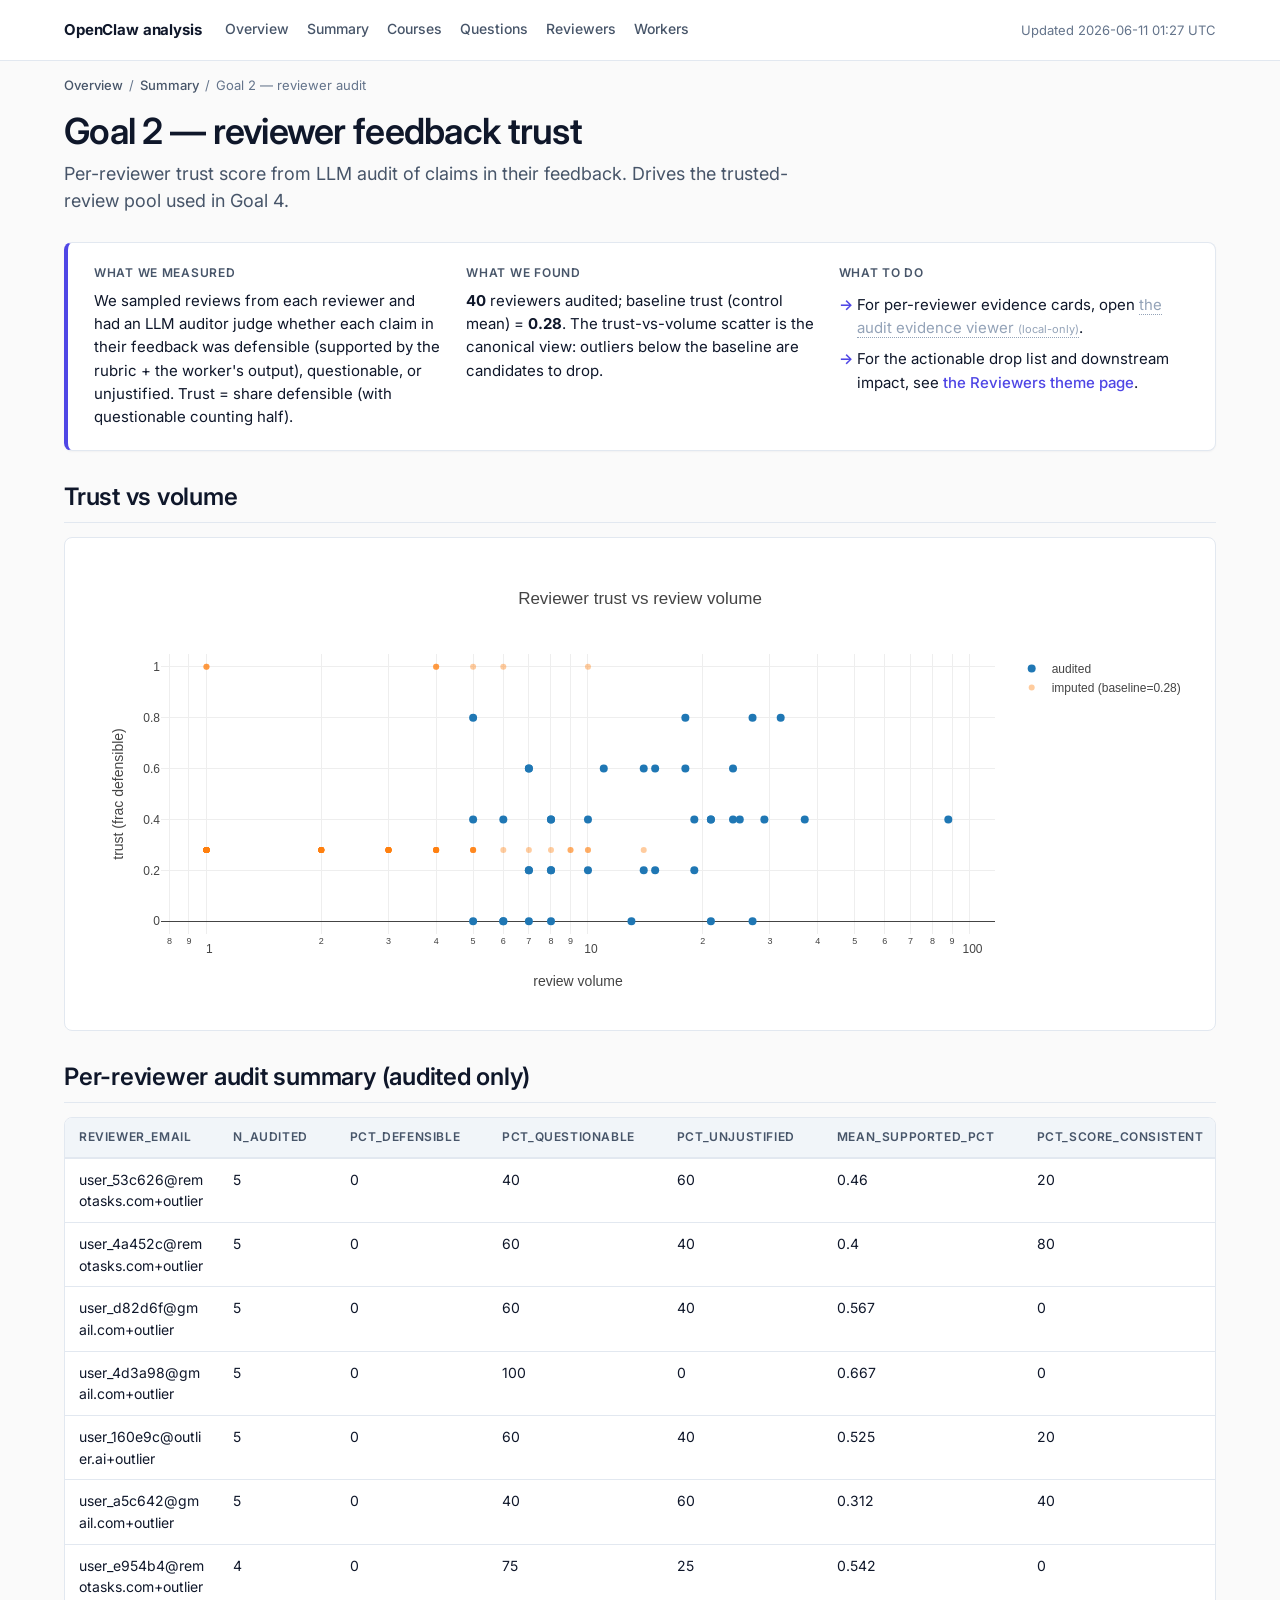
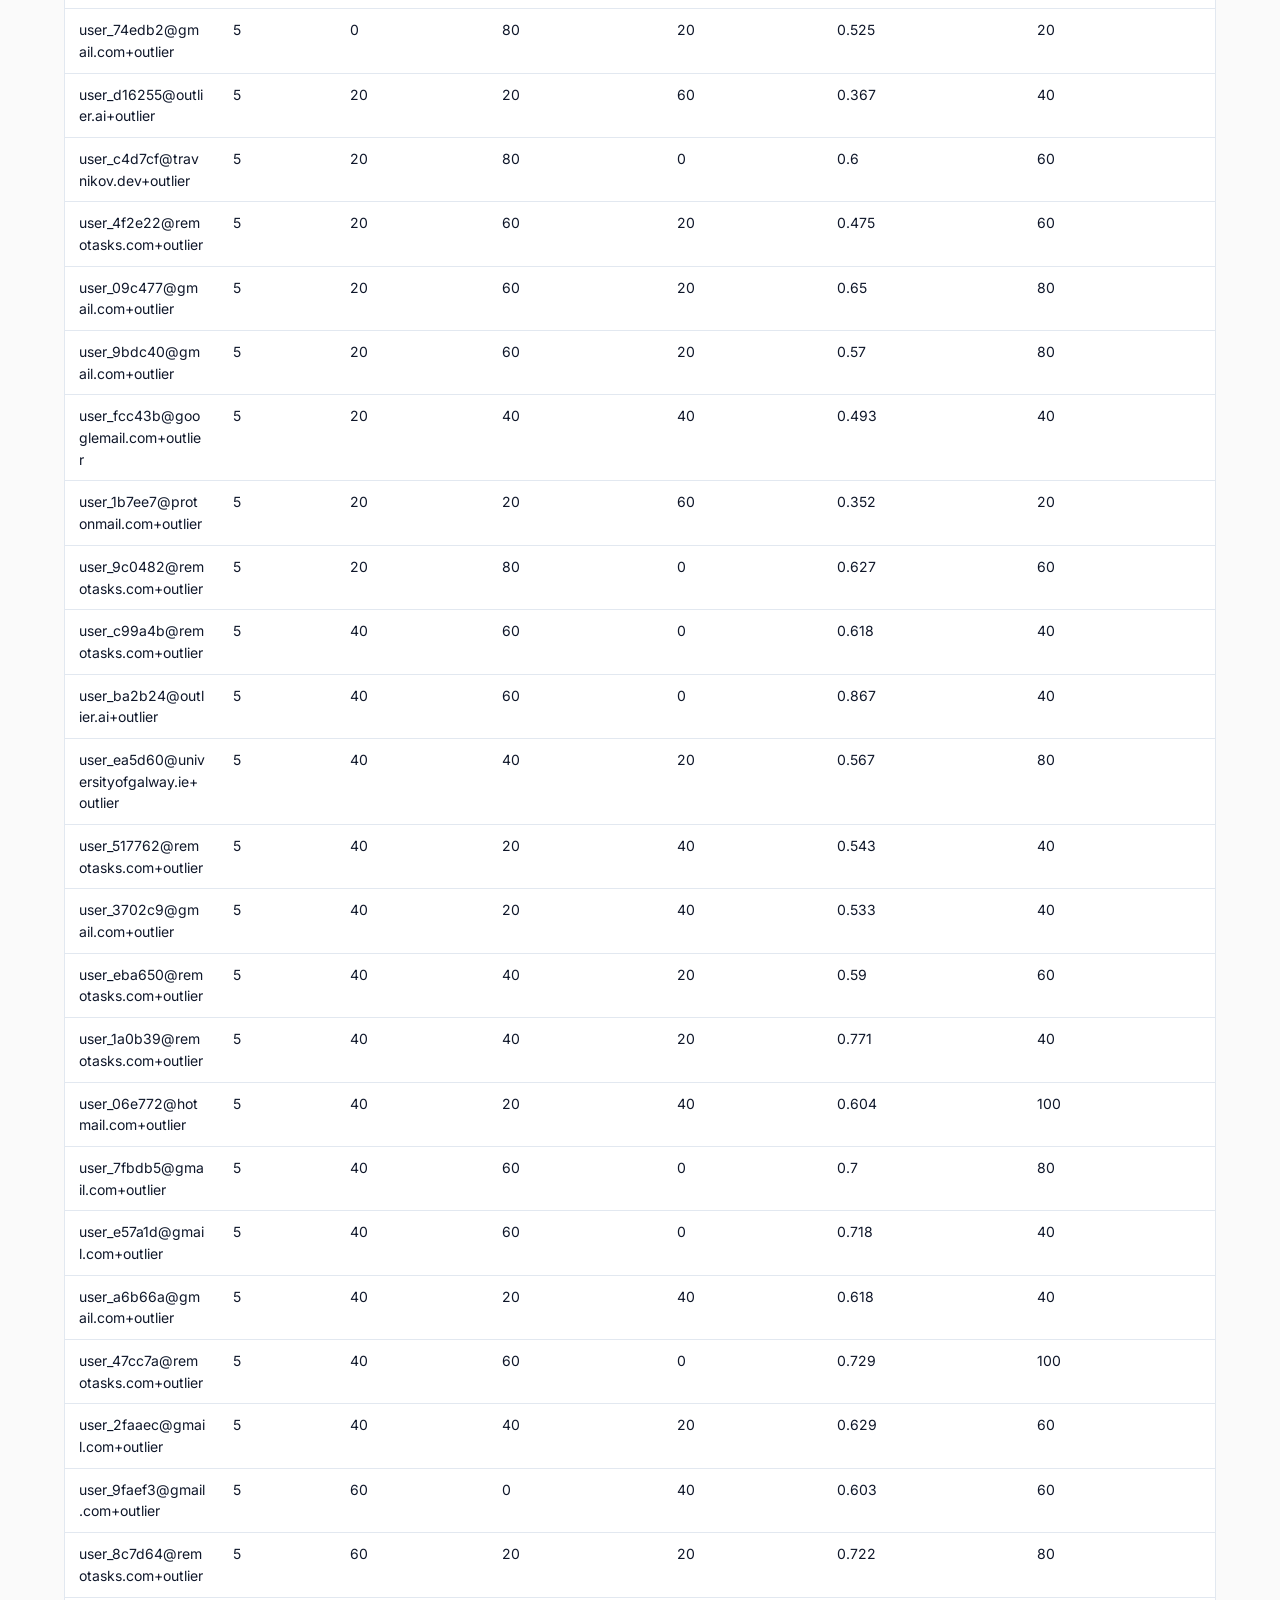
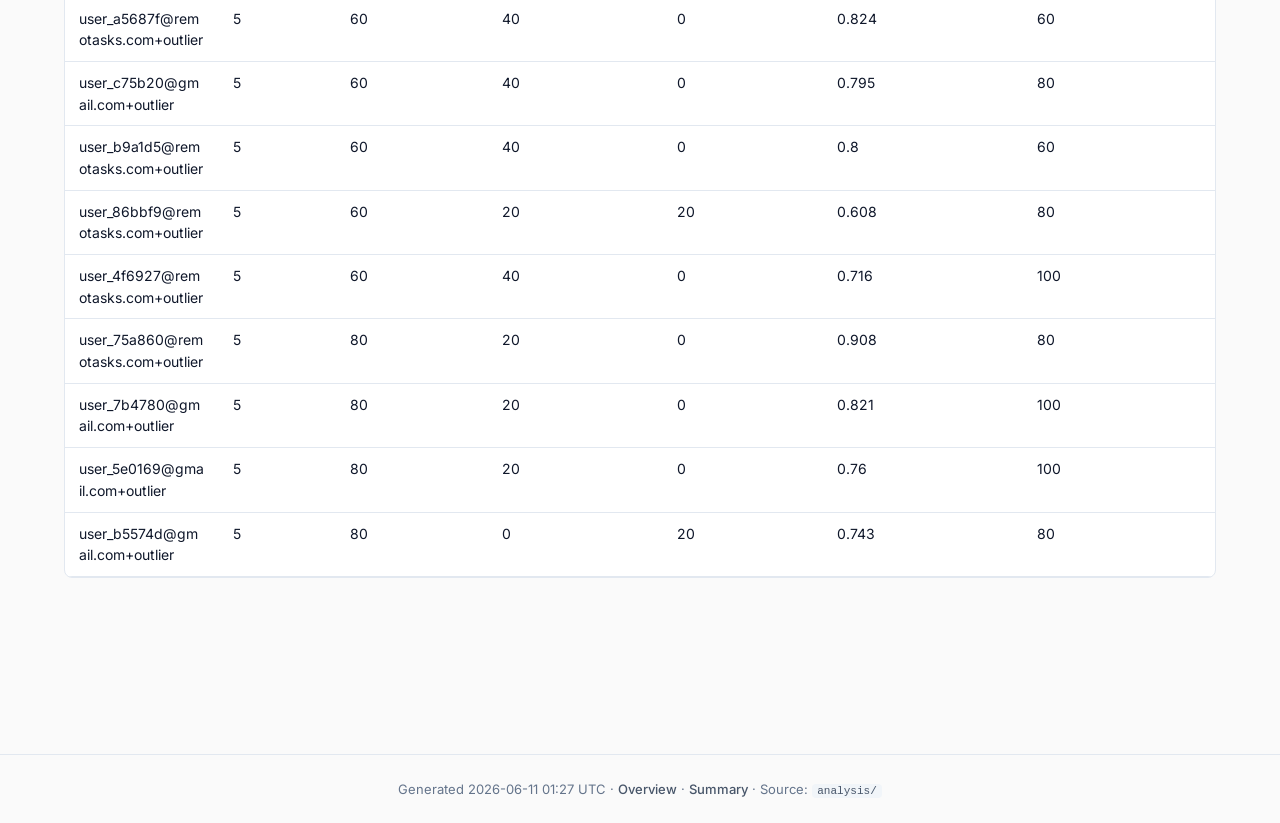
<file: g2.html>
<!DOCTYPE html>
<html lang="en">
<head>
<meta charset="utf-8">
<meta name="viewport" content="width=device-width, initial-scale=1">
<title>Goal 2 — reviewer feedback trust</title>
<link rel="preconnect" href="https://fonts.googleapis.com">
<link rel="preconnect" href="https://fonts.gstatic.com" crossorigin>
<link rel="stylesheet" href="https://fonts.googleapis.com/css2?family=Inter:wght@400;500;600;700&display=swap">
<link rel="stylesheet" href="_assets/design.css">

<style>.section { margin: 32px 0; }.section > h2 { margin-bottom: 14px; border-bottom: 1px solid var(--color-border);  padding-bottom: 10px; font-size: 24px; }.plot-wrap { background: var(--color-surface); border: 1px solid var(--color-border);  border-radius: var(--radius); padding: 16px; margin: 14px 0; }.plot { width: 100%; min-height: 360px; }.caption { color: var(--color-text-muted); font-size: 13px; margin: 8px 4px 0 4px; }.table-wrap { background: var(--color-surface); border: 1px solid var(--color-border);  border-radius: var(--radius); overflow: hidden; margin: 14px 0; }table.data { width: 100%; border-collapse: collapse; font-size: 14px; }table.data thead th { padding: 10px 14px; text-align: left;  background: var(--color-surface-2); font-weight: 600; font-size: 12px;  text-transform: uppercase; letter-spacing: 0.05em; color: var(--color-text-muted);  border-bottom: 2px solid var(--color-border); cursor: pointer; user-select: none;  white-space: nowrap; position: sticky; top: 0; }table.data tbody tr { border-bottom: 1px solid var(--color-border); }table.data tbody tr:hover { background: var(--color-surface-2); }table.data td { padding: 10px 14px; vertical-align: top; word-break: break-word; }</style><script src="https://cdn.plot.ly/plotly-2.35.2.min.js"></script>
</head>
<body>
<header class="site-header">
  <div class="site-header-inner">
    <a class="site-title" href="index.html">OpenClaw analysis</a>
    <nav class="site-nav" aria-label="Primary"><a class="" href="index.html">Overview</a><a class="" href="summary.html">Summary</a><a class="" href="themes/courses.html">Courses</a><a class="" href="themes/questions.html">Questions</a><a class="" href="themes/reviewers.html">Reviewers</a><a class="" href="themes/workers.html">Workers</a></nav>
    <span class="site-meta" title="2026-06-11T01:27+00:00">Updated 2026-06-11 01:27 UTC</span>
  </div>
</header>
<main class="page-shell">
<nav class="crumbs" aria-label="Breadcrumb"><a href="index.html">Overview</a><span class="sep">/</span><a href="summary.html">Summary</a><span class="sep">/</span><span>Goal 2 — reviewer audit</span></nav>
<header class="page-header"><h1>Goal 2 — reviewer feedback trust</h1><p class="lede">Per-reviewer trust score from LLM audit of claims in their feedback. Drives the trusted-review pool used in Goal 4.</p></header><aside class="tldr" aria-label="Summary">
  <div class="tldr-grid">
    <div class="tldr-block">
      <h3>What we measured</h3>
      <p>We sampled reviews from each reviewer and had an LLM auditor judge whether each claim in their feedback was defensible (supported by the rubric + the worker's output), questionable, or unjustified. Trust = share defensible (with questionable counting half).</p>
    </div>
    <div class="tldr-block">
      <h3>What we found</h3>
      <p><b>40</b> reviewers audited; baseline trust (control mean) = <b>0.28</b>. The trust-vs-volume scatter is the canonical view: outliers below the baseline are candidates to drop.</p>
    </div>
    <div class="tldr-block">
      <h3>What to do</h3>
      <ul><li>For per-reviewer evidence cards, open <span title="The audit evidence viewer is omitted from the public mirror because it embeds raw reviewer feedback and worker submissions. Run python3 -m analysis.build_audit_viewer locally to inspect." style="color:#94a3b8;border-bottom:1px dotted #94a3b8;cursor:help;">the audit evidence viewer <span style="font-size:11px;">(local-only)</span></span>.</li><li>For the actionable drop list and downstream impact, see <a href="themes/reviewers.html">the Reviewers theme page</a>.</li></ul>
    </div>
  </div>
</aside><section class="section"><h2>Trust vs volume</h2><div class="plot-wrap"><div id="plot_0_0" class="plot" role="img" aria-label="Reviewer trust vs review volume"></div><script>Plotly.newPlot("plot_0_0", {"data": [{"type": "scatter", "mode": "markers", "x": [5, 19, 5, 14, 24, 6, 21, 15, 8, 18, 5, 27, 7, 24, 32, 88, 15, 8, 6, 18, 7, 37, 8, 7, 8, 6, 25, 29, 27, 21, 11, 7, 7, 19, 13, 14, 21, 10, 10, 8], "y": [0.8, 0.4, 0.0, 0.6, 0.6, 0.0, 0.4, 0.2, 0.0, 0.8, 0.4, 0.8, 0.6, 0.4, 0.8, 0.4, 0.6, 0.2, 0.4, 0.6, 0.2, 0.4, 0.2, 0.0, 0.4, 0.0, 0.4, 0.4, 0.0, 0.0, 0.6, 0.6, 0.2, 0.2, 0.0, 0.2, 0.4, 0.4, 0.2, 0.4], "text": ["user_b5574d@gmail.com+outlier", "user_06e772@hotmail.com+outlier", "user_a5c642@gmail.com+outlier", "user_c75b20@gmail.com+outlier", "user_9faef3@gmail.com+outlier", "user_d82d6f@gmail.com+outlier", "user_7fbdb5@gmail.com+outlier", "user_d16255@outlier.ai+outlier", "user_74edb2@gmail.com+outlier", "user_5e0169@gmail.com+outlier", "user_ba2b24@outlier.ai+outlier", "user_7b4780@gmail.com+outlier", "user_b9a1d5@remotasks.com+outlier", "user_1a0b39@remotasks.com+outlier", "user_75a860@remotasks.com+outlier", "user_c99a4b@remotasks.com+outlier", "user_a5687f@remotasks.com+outlier", "user_4f2e22@remotasks.com+outlier", "user_47cc7a@remotasks.com+outlier", "user_8c7d64@remotasks.com+outlier", "user_1b7ee7@protonmail.com+outlier", "user_ea5d60@universityofgalway.ie+outlier", "user_09c477@gmail.com+outlier", "user_4d3a98@gmail.com+outlier", "user_e57a1d@gmail.com+outlier", "user_e954b4@remotasks.com+outlier", "user_517762@remotasks.com+outlier", "user_eba650@remotasks.com+outlier", "user_53c626@remotasks.com+outlier", "user_4a452c@remotasks.com+outlier", "user_4f6927@remotasks.com+outlier", "user_86bbf9@remotasks.com+outlier", "user_9c0482@remotasks.com+outlier", "user_c4d7cf@travnikov.dev+outlier", "user_160e9c@outlier.ai+outlier", "user_9bdc40@gmail.com+outlier", "user_3702c9@gmail.com+outlier", "user_2faaec@gmail.com+outlier", "user_fcc43b@googlemail.com+outlier", "user_a6b66a@gmail.com+outlier"], "name": "audited", "hovertemplate": "%{text}<br>vol=%{x}, trust=%{y:.2f}<extra></extra>", "marker": {"size": 8}}, {"type": "scatter", "mode": "markers", "x": [2, 1, 1, 1, 3, 10, 6, 2, 1, 4, 1, 3, 1, 2, 4, 1, 4, 3, 2, 1, 1, 8, 4, 3, 3, 1, 2, 1, 9, 1, 1, 5, 1, 4, 1, 2, 2, 7, 2, 1, 4, 3, 5, 3, 1, 1, 2, 2, 4, 1, 6, 1, 4, 5, 1, 1, 10, 1, 5, 3, 1, 4, 1, 3, 1, 9, 1, 2, 2, 3, 1, 10, 1, 1, 1, 4, 14, 2, 5, 1, 3, 4, 1, 1, 4, 3, 1, 1, 2, 3, 1, 3, 5, 3], "y": [0.28, 0.28, 0.28, 0.28, 0.28, 1.0, 0.28, 0.28, 0.28, 0.28, 0.28, 0.28, 0.28, 0.28, 0.28, 1.0, 1.0, 0.28, 0.28, 1.0, 0.28, 0.28, 0.28, 0.28, 0.28, 0.28, 0.28, 0.28, 0.28, 0.28, 0.28, 0.28, 0.28, 0.28, 0.28, 0.28, 0.28, 0.28, 0.28, 0.28, 0.28, 0.28, 0.28, 0.28, 0.28, 0.28, 0.28, 0.28, 0.28, 0.28, 1.0, 0.28, 1.0, 0.28, 1.0, 0.28, 0.28, 0.28, 0.28, 0.28, 0.28, 0.28, 0.28, 0.28, 0.28, 0.28, 0.28, 0.28, 0.28, 0.28, 0.28, 0.28, 0.28, 0.28, 0.28, 0.28, 0.28, 0.28, 1.0, 0.28, 0.28, 0.28, 0.28, 0.28, 1.0, 0.28, 0.28, 0.28, 0.28, 0.28, 0.28, 0.28, 0.28, 0.28], "text": ["user_b5dbe9@gmail.com+outlier", "user_46d90a@gmail.com+outlier", "user_6c397e@outlier.ai+outlier", "user_f38d53@gmail.com+outlier", "user_cc6f3b@gmail.com+outlier", "user_5b603f@contractors.scale.com", "user_bbad7c@gmail.com+outlier", "user_f39be0@gmail.com+outlier", "user_cf175d@gmail.com+outlier", "user_2a51f2@gmail.com+outlier", "user_d9e30e@gmail.com+outlier", "user_83f1bb@gmail.com+outlier", "user_c59d93@gmail.com+outlier", "user_7ed7d5@outlier.ai+outlier", "user_4967a8@deleted.com", "user_1f11b7@scale.com", "user_2dbe14@contractors.scale.com", "user_7c646b@gmail.com+outlier", "user_b9a2f6@outlier.ai+outlier", "user_9da84a@contractors.scale.com", "user_ac74b3@outlier.ai+outlier", "user_12a27d@gmail.com+outlier", "user_ea6966@gmail.com+outlier", "user_cf216b@gmail.com+outlier", "user_894c53@gmail.com+outlier", "user_f688e2@gmail.com+outlier", "user_580391@outlier.ai+outlier", "user_abcbaf@gmail.com+outlier", "user_b34e82@outlier.ai+outlier", "user_5c634d@gmail.com+outlier", "user_9777f6@gmail.com+outlier", "user_99a4f8@remotasks.com+outlier", "user_54b3c0@remotasks.com+outlier", "user_cc253f@remotasks.com+outlier", "user_bfaff9@remotasks.com+outlier", "user_8ba1c9@remotasks.com+outlier", "user_5a047b@remotasks.com+outlier", "user_30dbe2@remotasks.com+outlier", "user_9acb05@remotasks.com+outlier", "user_c7c490@remotasks.com+outlier", "user_28d7ee@remotasks.com+outlier", "user_9a1422@outlier.ai+outlier", "user_67f5e2@outlier.ai+outlier", "user_9d4598@outlier.ai+outlier", "user_06bfe4@outlier.ai+outlier", "user_5e2041@outlier.ai+outlier", "user_fbd7e1@outlier.ai+outlier", "user_9080e1@outlier.ai+outlier", "user_1038da@remotasks.com+outlier", "user_4021d6@gmail.com+outlier", "user_6548fa@contractors.scale.com", "user_11b482@yahoo.it+outlier", "user_00fe94@scale.com", "user_bb105e@gmail.com+outlier", "user_4ea9cf@contractors.scale.com", "user_32ef42@gmail.com+outlier", "user_a0e039@outlier.ai+outlier", "user_2185ca@outlier.ai+outlier", "user_652fcd@outlier.ai+outlier", "user_e6fd7c@remotasks.com+outlier", "user_efd437@remotasks.com+outlier", "user_cc029a@remotasks.com+outlier", "user_7b0032@remotasks.com+outlier", "user_7ab7e2@remotasks.com+outlier", "user_cbfe9b@remotasks.com+outlier", "user_fe973c@remotasks.com+outlier", "user_25d7c1@remotasks.com+outlier", "user_f1f8a8@remotasks.com+outlier", "user_08a1ec@remotasks.com+outlier", "user_acd55c@gmail.com+outlier", "user_fd53ed@gmail.com+outlier", "user_dd8ed2@gmail.com+outlier", "user_37f3ab@gmail.com+outlier", "user_1c582f@outlier.ai+outlier", "user_acbe32@outlier.ai+outlier", "user_bf8398@outlier.ai+outlier", "user_636541@gmail.com+outlier", "user_8427e1@outlier.ai+outlier", "user_3440b0@contractors.scale.com", "user_ce0f49@gmail.com+outlier", "user_cb7b63@iiitd.ac.in+outlier", "user_6842a6@gmail.com+outlier", "user_76b76e@gmail.com+outlier", "user_1a7c21@gmail.com+outlier", "user_98c55d@scale.com", "user_4220e1@gmail.com+outlier", "user_3b4bf5@gmail.com+outlier", "user_34cfb0@gmail.com+outlier", "user_4c8ac4@gmail.com+outlier", "user_6db16e@gmail.com+outlier", "user_eef2e9@gmail.com+outlier", "user_d981c0@outlier.ai+outlier", "user_50d415@gmail.com+outlier", "user_3b1b2b@gmail.com+outlier"], "name": "imputed (baseline=0.28)", "hovertemplate": "%{text}<br>vol=%{x}, trust=%{y:.2f} (imputed)<extra></extra>", "marker": {"size": 6, "opacity": 0.4}}], "layout": {"title": {"text": "Reviewer trust vs review volume"}, "xaxis": {"title": "review volume", "type": "log"}, "yaxis": {"title": "trust (frac defensible)", "range": [-0.05, 1.05]}, "height": 460}}.data, {"data": [{"type": "scatter", "mode": "markers", "x": [5, 19, 5, 14, 24, 6, 21, 15, 8, 18, 5, 27, 7, 24, 32, 88, 15, 8, 6, 18, 7, 37, 8, 7, 8, 6, 25, 29, 27, 21, 11, 7, 7, 19, 13, 14, 21, 10, 10, 8], "y": [0.8, 0.4, 0.0, 0.6, 0.6, 0.0, 0.4, 0.2, 0.0, 0.8, 0.4, 0.8, 0.6, 0.4, 0.8, 0.4, 0.6, 0.2, 0.4, 0.6, 0.2, 0.4, 0.2, 0.0, 0.4, 0.0, 0.4, 0.4, 0.0, 0.0, 0.6, 0.6, 0.2, 0.2, 0.0, 0.2, 0.4, 0.4, 0.2, 0.4], "text": ["user_b5574d@gmail.com+outlier", "user_06e772@hotmail.com+outlier", "user_a5c642@gmail.com+outlier", "user_c75b20@gmail.com+outlier", "user_9faef3@gmail.com+outlier", "user_d82d6f@gmail.com+outlier", "user_7fbdb5@gmail.com+outlier", "user_d16255@outlier.ai+outlier", "user_74edb2@gmail.com+outlier", "user_5e0169@gmail.com+outlier", "user_ba2b24@outlier.ai+outlier", "user_7b4780@gmail.com+outlier", "user_b9a1d5@remotasks.com+outlier", "user_1a0b39@remotasks.com+outlier", "user_75a860@remotasks.com+outlier", "user_c99a4b@remotasks.com+outlier", "user_a5687f@remotasks.com+outlier", "user_4f2e22@remotasks.com+outlier", "user_47cc7a@remotasks.com+outlier", "user_8c7d64@remotasks.com+outlier", "user_1b7ee7@protonmail.com+outlier", "user_ea5d60@universityofgalway.ie+outlier", "user_09c477@gmail.com+outlier", "user_4d3a98@gmail.com+outlier", "user_e57a1d@gmail.com+outlier", "user_e954b4@remotasks.com+outlier", "user_517762@remotasks.com+outlier", "user_eba650@remotasks.com+outlier", "user_53c626@remotasks.com+outlier", "user_4a452c@remotasks.com+outlier", "user_4f6927@remotasks.com+outlier", "user_86bbf9@remotasks.com+outlier", "user_9c0482@remotasks.com+outlier", "user_c4d7cf@travnikov.dev+outlier", "user_160e9c@outlier.ai+outlier", "user_9bdc40@gmail.com+outlier", "user_3702c9@gmail.com+outlier", "user_2faaec@gmail.com+outlier", "user_fcc43b@googlemail.com+outlier", "user_a6b66a@gmail.com+outlier"], "name": "audited", "hovertemplate": "%{text}<br>vol=%{x}, trust=%{y:.2f}<extra></extra>", "marker": {"size": 8}}, {"type": "scatter", "mode": "markers", "x": [2, 1, 1, 1, 3, 10, 6, 2, 1, 4, 1, 3, 1, 2, 4, 1, 4, 3, 2, 1, 1, 8, 4, 3, 3, 1, 2, 1, 9, 1, 1, 5, 1, 4, 1, 2, 2, 7, 2, 1, 4, 3, 5, 3, 1, 1, 2, 2, 4, 1, 6, 1, 4, 5, 1, 1, 10, 1, 5, 3, 1, 4, 1, 3, 1, 9, 1, 2, 2, 3, 1, 10, 1, 1, 1, 4, 14, 2, 5, 1, 3, 4, 1, 1, 4, 3, 1, 1, 2, 3, 1, 3, 5, 3], "y": [0.28, 0.28, 0.28, 0.28, 0.28, 1.0, 0.28, 0.28, 0.28, 0.28, 0.28, 0.28, 0.28, 0.28, 0.28, 1.0, 1.0, 0.28, 0.28, 1.0, 0.28, 0.28, 0.28, 0.28, 0.28, 0.28, 0.28, 0.28, 0.28, 0.28, 0.28, 0.28, 0.28, 0.28, 0.28, 0.28, 0.28, 0.28, 0.28, 0.28, 0.28, 0.28, 0.28, 0.28, 0.28, 0.28, 0.28, 0.28, 0.28, 0.28, 1.0, 0.28, 1.0, 0.28, 1.0, 0.28, 0.28, 0.28, 0.28, 0.28, 0.28, 0.28, 0.28, 0.28, 0.28, 0.28, 0.28, 0.28, 0.28, 0.28, 0.28, 0.28, 0.28, 0.28, 0.28, 0.28, 0.28, 0.28, 1.0, 0.28, 0.28, 0.28, 0.28, 0.28, 1.0, 0.28, 0.28, 0.28, 0.28, 0.28, 0.28, 0.28, 0.28, 0.28], "text": ["user_b5dbe9@gmail.com+outlier", "user_46d90a@gmail.com+outlier", "user_6c397e@outlier.ai+outlier", "user_f38d53@gmail.com+outlier", "user_cc6f3b@gmail.com+outlier", "user_5b603f@contractors.scale.com", "user_bbad7c@gmail.com+outlier", "user_f39be0@gmail.com+outlier", "user_cf175d@gmail.com+outlier", "user_2a51f2@gmail.com+outlier", "user_d9e30e@gmail.com+outlier", "user_83f1bb@gmail.com+outlier", "user_c59d93@gmail.com+outlier", "user_7ed7d5@outlier.ai+outlier", "user_4967a8@deleted.com", "user_1f11b7@scale.com", "user_2dbe14@contractors.scale.com", "user_7c646b@gmail.com+outlier", "user_b9a2f6@outlier.ai+outlier", "user_9da84a@contractors.scale.com", "user_ac74b3@outlier.ai+outlier", "user_12a27d@gmail.com+outlier", "user_ea6966@gmail.com+outlier", "user_cf216b@gmail.com+outlier", "user_894c53@gmail.com+outlier", "user_f688e2@gmail.com+outlier", "user_580391@outlier.ai+outlier", "user_abcbaf@gmail.com+outlier", "user_b34e82@outlier.ai+outlier", "user_5c634d@gmail.com+outlier", "user_9777f6@gmail.com+outlier", "user_99a4f8@remotasks.com+outlier", "user_54b3c0@remotasks.com+outlier", "user_cc253f@remotasks.com+outlier", "user_bfaff9@remotasks.com+outlier", "user_8ba1c9@remotasks.com+outlier", "user_5a047b@remotasks.com+outlier", "user_30dbe2@remotasks.com+outlier", "user_9acb05@remotasks.com+outlier", "user_c7c490@remotasks.com+outlier", "user_28d7ee@remotasks.com+outlier", "user_9a1422@outlier.ai+outlier", "user_67f5e2@outlier.ai+outlier", "user_9d4598@outlier.ai+outlier", "user_06bfe4@outlier.ai+outlier", "user_5e2041@outlier.ai+outlier", "user_fbd7e1@outlier.ai+outlier", "user_9080e1@outlier.ai+outlier", "user_1038da@remotasks.com+outlier", "user_4021d6@gmail.com+outlier", "user_6548fa@contractors.scale.com", "user_11b482@yahoo.it+outlier", "user_00fe94@scale.com", "user_bb105e@gmail.com+outlier", "user_4ea9cf@contractors.scale.com", "user_32ef42@gmail.com+outlier", "user_a0e039@outlier.ai+outlier", "user_2185ca@outlier.ai+outlier", "user_652fcd@outlier.ai+outlier", "user_e6fd7c@remotasks.com+outlier", "user_efd437@remotasks.com+outlier", "user_cc029a@remotasks.com+outlier", "user_7b0032@remotasks.com+outlier", "user_7ab7e2@remotasks.com+outlier", "user_cbfe9b@remotasks.com+outlier", "user_fe973c@remotasks.com+outlier", "user_25d7c1@remotasks.com+outlier", "user_f1f8a8@remotasks.com+outlier", "user_08a1ec@remotasks.com+outlier", "user_acd55c@gmail.com+outlier", "user_fd53ed@gmail.com+outlier", "user_dd8ed2@gmail.com+outlier", "user_37f3ab@gmail.com+outlier", "user_1c582f@outlier.ai+outlier", "user_acbe32@outlier.ai+outlier", "user_bf8398@outlier.ai+outlier", "user_636541@gmail.com+outlier", "user_8427e1@outlier.ai+outlier", "user_3440b0@contractors.scale.com", "user_ce0f49@gmail.com+outlier", "user_cb7b63@iiitd.ac.in+outlier", "user_6842a6@gmail.com+outlier", "user_76b76e@gmail.com+outlier", "user_1a7c21@gmail.com+outlier", "user_98c55d@scale.com", "user_4220e1@gmail.com+outlier", "user_3b4bf5@gmail.com+outlier", "user_34cfb0@gmail.com+outlier", "user_4c8ac4@gmail.com+outlier", "user_6db16e@gmail.com+outlier", "user_eef2e9@gmail.com+outlier", "user_d981c0@outlier.ai+outlier", "user_50d415@gmail.com+outlier", "user_3b1b2b@gmail.com+outlier"], "name": "imputed (baseline=0.28)", "hovertemplate": "%{text}<br>vol=%{x}, trust=%{y:.2f} (imputed)<extra></extra>", "marker": {"size": 6, "opacity": 0.4}}], "layout": {"title": {"text": "Reviewer trust vs review volume"}, "xaxis": {"title": "review volume", "type": "log"}, "yaxis": {"title": "trust (frac defensible)", "range": [-0.05, 1.05]}, "height": 460}}.layout, {"responsive": true, "displaylogo": false});</script></div></section><section class="section"><h2>Per-reviewer audit summary (audited only)</h2><div class="table-wrap"><table class="data"><thead><tr><th>reviewer_email</th><th>n_audited</th><th>pct_defensible</th><th>pct_questionable</th><th>pct_unjustified</th><th>mean_supported_pct</th><th>pct_score_consistent</th><th>trust</th></tr></thead><tbody><tr><td>user_53c626@remotasks.com+outlier</td><td>5</td><td>0</td><td>40</td><td>60</td><td>0.46</td><td>20</td><td>0</td></tr><tr><td>user_4a452c@remotasks.com+outlier</td><td>5</td><td>0</td><td>60</td><td>40</td><td>0.4</td><td>80</td><td>0</td></tr><tr><td>user_d82d6f@gmail.com+outlier</td><td>5</td><td>0</td><td>60</td><td>40</td><td>0.567</td><td>0</td><td>0</td></tr><tr><td>user_4d3a98@gmail.com+outlier</td><td>5</td><td>0</td><td>100</td><td>0</td><td>0.667</td><td>0</td><td>0</td></tr><tr><td>user_160e9c@outlier.ai+outlier</td><td>5</td><td>0</td><td>60</td><td>40</td><td>0.525</td><td>20</td><td>0</td></tr><tr><td>user_a5c642@gmail.com+outlier</td><td>5</td><td>0</td><td>40</td><td>60</td><td>0.312</td><td>40</td><td>0</td></tr><tr><td>user_e954b4@remotasks.com+outlier</td><td>4</td><td>0</td><td>75</td><td>25</td><td>0.542</td><td>0</td><td>0</td></tr><tr><td>user_74edb2@gmail.com+outlier</td><td>5</td><td>0</td><td>80</td><td>20</td><td>0.525</td><td>20</td><td>0</td></tr><tr><td>user_d16255@outlier.ai+outlier</td><td>5</td><td>20</td><td>20</td><td>60</td><td>0.367</td><td>40</td><td>0.2</td></tr><tr><td>user_c4d7cf@travnikov.dev+outlier</td><td>5</td><td>20</td><td>80</td><td>0</td><td>0.6</td><td>60</td><td>0.2</td></tr><tr><td>user_4f2e22@remotasks.com+outlier</td><td>5</td><td>20</td><td>60</td><td>20</td><td>0.475</td><td>60</td><td>0.2</td></tr><tr><td>user_09c477@gmail.com+outlier</td><td>5</td><td>20</td><td>60</td><td>20</td><td>0.65</td><td>80</td><td>0.2</td></tr><tr><td>user_9bdc40@gmail.com+outlier</td><td>5</td><td>20</td><td>60</td><td>20</td><td>0.57</td><td>80</td><td>0.2</td></tr><tr><td>user_fcc43b@googlemail.com+outlier</td><td>5</td><td>20</td><td>40</td><td>40</td><td>0.493</td><td>40</td><td>0.2</td></tr><tr><td>user_1b7ee7@protonmail.com+outlier</td><td>5</td><td>20</td><td>20</td><td>60</td><td>0.352</td><td>20</td><td>0.2</td></tr><tr><td>user_9c0482@remotasks.com+outlier</td><td>5</td><td>20</td><td>80</td><td>0</td><td>0.627</td><td>60</td><td>0.2</td></tr><tr><td>user_c99a4b@remotasks.com+outlier</td><td>5</td><td>40</td><td>60</td><td>0</td><td>0.618</td><td>40</td><td>0.4</td></tr><tr><td>user_ba2b24@outlier.ai+outlier</td><td>5</td><td>40</td><td>60</td><td>0</td><td>0.867</td><td>40</td><td>0.4</td></tr><tr><td>user_ea5d60@universityofgalway.ie+outlier</td><td>5</td><td>40</td><td>40</td><td>20</td><td>0.567</td><td>80</td><td>0.4</td></tr><tr><td>user_517762@remotasks.com+outlier</td><td>5</td><td>40</td><td>20</td><td>40</td><td>0.543</td><td>40</td><td>0.4</td></tr><tr><td>user_3702c9@gmail.com+outlier</td><td>5</td><td>40</td><td>20</td><td>40</td><td>0.533</td><td>40</td><td>0.4</td></tr><tr><td>user_eba650@remotasks.com+outlier</td><td>5</td><td>40</td><td>40</td><td>20</td><td>0.59</td><td>60</td><td>0.4</td></tr><tr><td>user_1a0b39@remotasks.com+outlier</td><td>5</td><td>40</td><td>40</td><td>20</td><td>0.771</td><td>40</td><td>0.4</td></tr><tr><td>user_06e772@hotmail.com+outlier</td><td>5</td><td>40</td><td>20</td><td>40</td><td>0.604</td><td>100</td><td>0.4</td></tr><tr><td>user_7fbdb5@gmail.com+outlier</td><td>5</td><td>40</td><td>60</td><td>0</td><td>0.7</td><td>80</td><td>0.4</td></tr><tr><td>user_e57a1d@gmail.com+outlier</td><td>5</td><td>40</td><td>60</td><td>0</td><td>0.718</td><td>40</td><td>0.4</td></tr><tr><td>user_a6b66a@gmail.com+outlier</td><td>5</td><td>40</td><td>20</td><td>40</td><td>0.618</td><td>40</td><td>0.4</td></tr><tr><td>user_47cc7a@remotasks.com+outlier</td><td>5</td><td>40</td><td>60</td><td>0</td><td>0.729</td><td>100</td><td>0.4</td></tr><tr><td>user_2faaec@gmail.com+outlier</td><td>5</td><td>40</td><td>40</td><td>20</td><td>0.629</td><td>60</td><td>0.4</td></tr><tr><td>user_9faef3@gmail.com+outlier</td><td>5</td><td>60</td><td>0</td><td>40</td><td>0.603</td><td>60</td><td>0.6</td></tr><tr><td>user_8c7d64@remotasks.com+outlier</td><td>5</td><td>60</td><td>20</td><td>20</td><td>0.722</td><td>80</td><td>0.6</td></tr><tr><td>user_a5687f@remotasks.com+outlier</td><td>5</td><td>60</td><td>40</td><td>0</td><td>0.824</td><td>60</td><td>0.6</td></tr><tr><td>user_c75b20@gmail.com+outlier</td><td>5</td><td>60</td><td>40</td><td>0</td><td>0.795</td><td>80</td><td>0.6</td></tr><tr><td>user_b9a1d5@remotasks.com+outlier</td><td>5</td><td>60</td><td>40</td><td>0</td><td>0.8</td><td>60</td><td>0.6</td></tr><tr><td>user_86bbf9@remotasks.com+outlier</td><td>5</td><td>60</td><td>20</td><td>20</td><td>0.608</td><td>80</td><td>0.6</td></tr><tr><td>user_4f6927@remotasks.com+outlier</td><td>5</td><td>60</td><td>40</td><td>0</td><td>0.716</td><td>100</td><td>0.6</td></tr><tr><td>user_75a860@remotasks.com+outlier</td><td>5</td><td>80</td><td>20</td><td>0</td><td>0.908</td><td>80</td><td>0.8</td></tr><tr><td>user_7b4780@gmail.com+outlier</td><td>5</td><td>80</td><td>20</td><td>0</td><td>0.821</td><td>100</td><td>0.8</td></tr><tr><td>user_5e0169@gmail.com+outlier</td><td>5</td><td>80</td><td>20</td><td>0</td><td>0.76</td><td>100</td><td>0.8</td></tr><tr><td>user_b5574d@gmail.com+outlier</td><td>5</td><td>80</td><td>0</td><td>20</td><td>0.743</td><td>80</td><td>0.8</td></tr></tbody></table></div></section>
</main>
<footer class="site-footer">
  Generated 2026-06-11 01:27 UTC ·
  <a href="index.html">Overview</a> ·
  <a href="summary.html">Summary</a> ·
  Source: <code>analysis/</code>
</footer>
<script src="_assets/dashboard.js"></script>
<script>
// Click headers to sort. Numeric columns sort numerically, others lex.
document.querySelectorAll('table.data').forEach(function(t){
  var ths = t.querySelectorAll('thead th');
  ths.forEach(function(th, idx){
    th.addEventListener('click', function(){
      var tb = t.querySelector('tbody');
      var rows = Array.from(tb.querySelectorAll('tr'));
      var asc = th.dataset.sortAsc !== 'true';
      ths.forEach(function(h){ delete h.dataset.sortAsc; });
      th.dataset.sortAsc = asc ? 'true' : 'false';
      rows.sort(function(a, b){
        var av = a.children[idx].innerText.trim();
        var bv = b.children[idx].innerText.trim();
        var anum = parseFloat(av), bnum = parseFloat(bv);
        if (!isNaN(anum) && !isNaN(bnum)) { return asc ? anum - bnum : bnum - anum; }
        return asc ? av.localeCompare(bv) : bv.localeCompare(av);
      });
      rows.forEach(function(r){ tb.appendChild(r); });
    });
  });
});
</script>
</body>
</html>
</file>
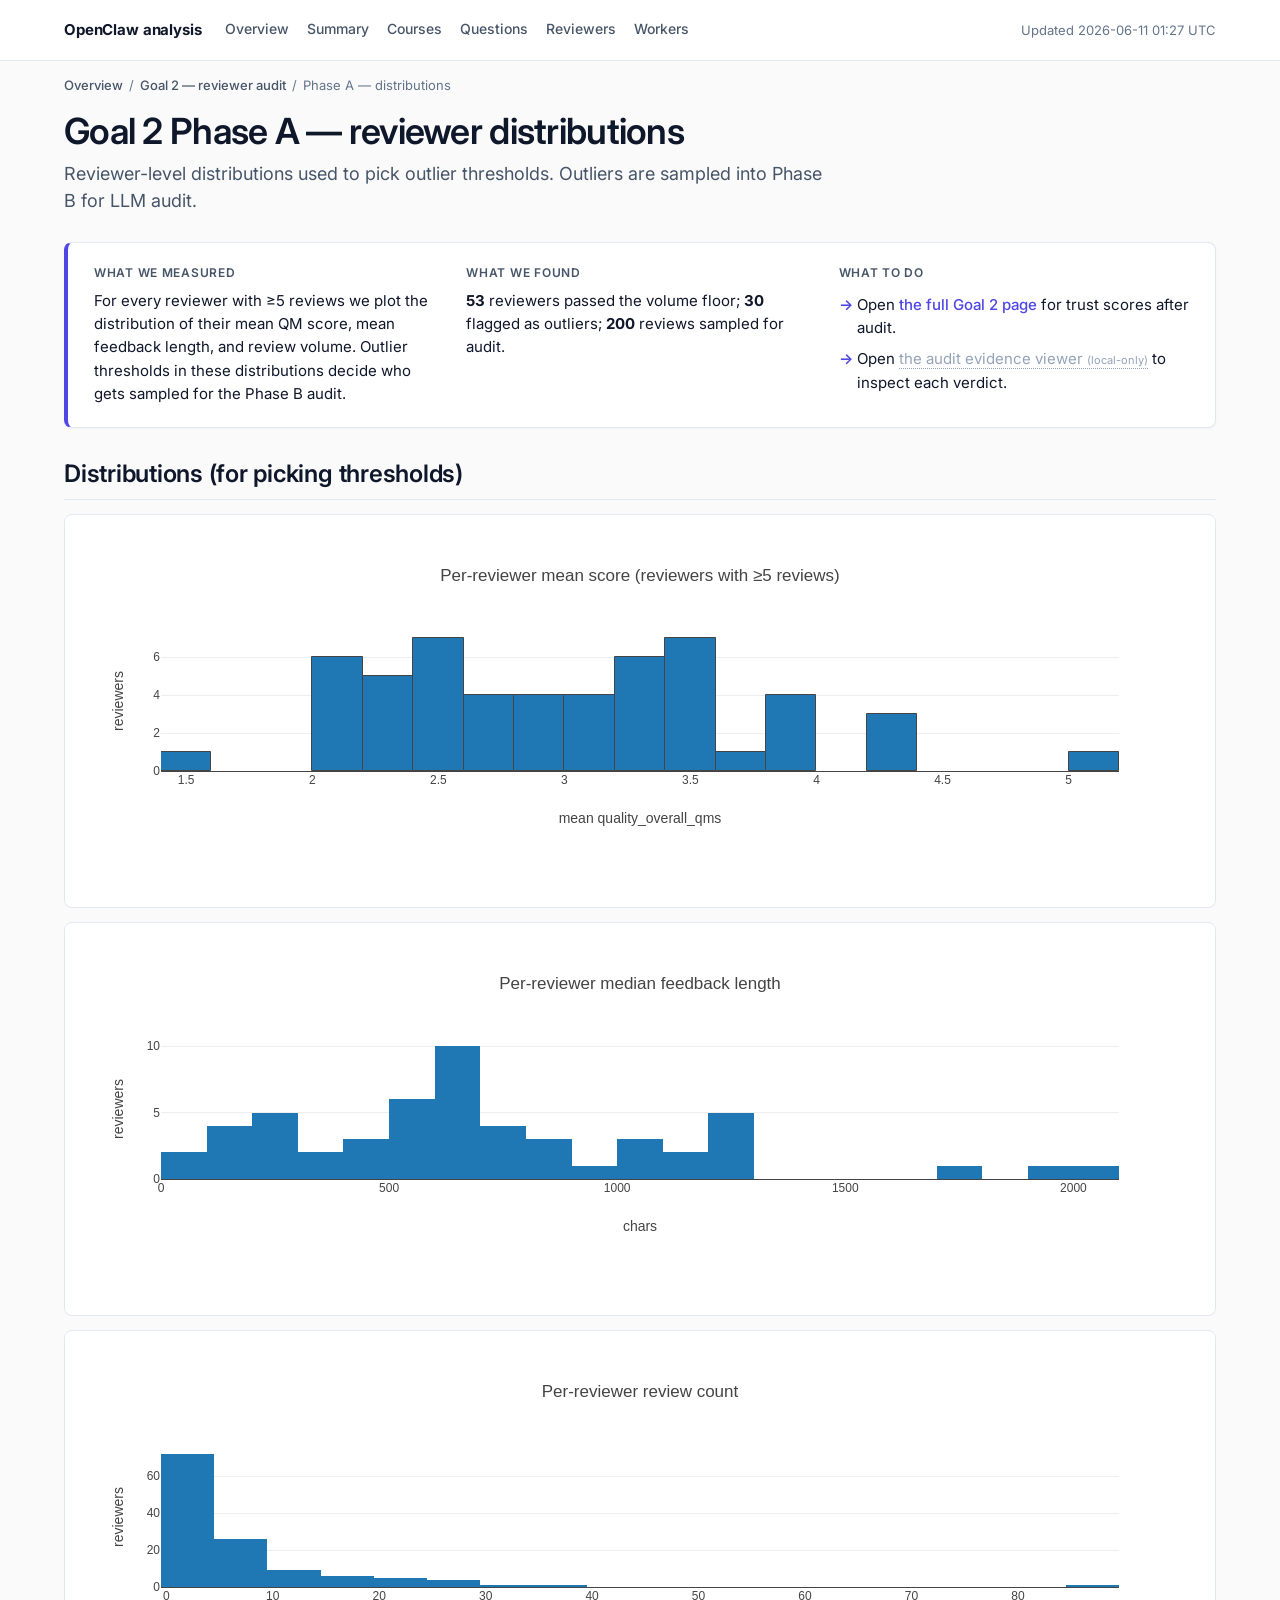
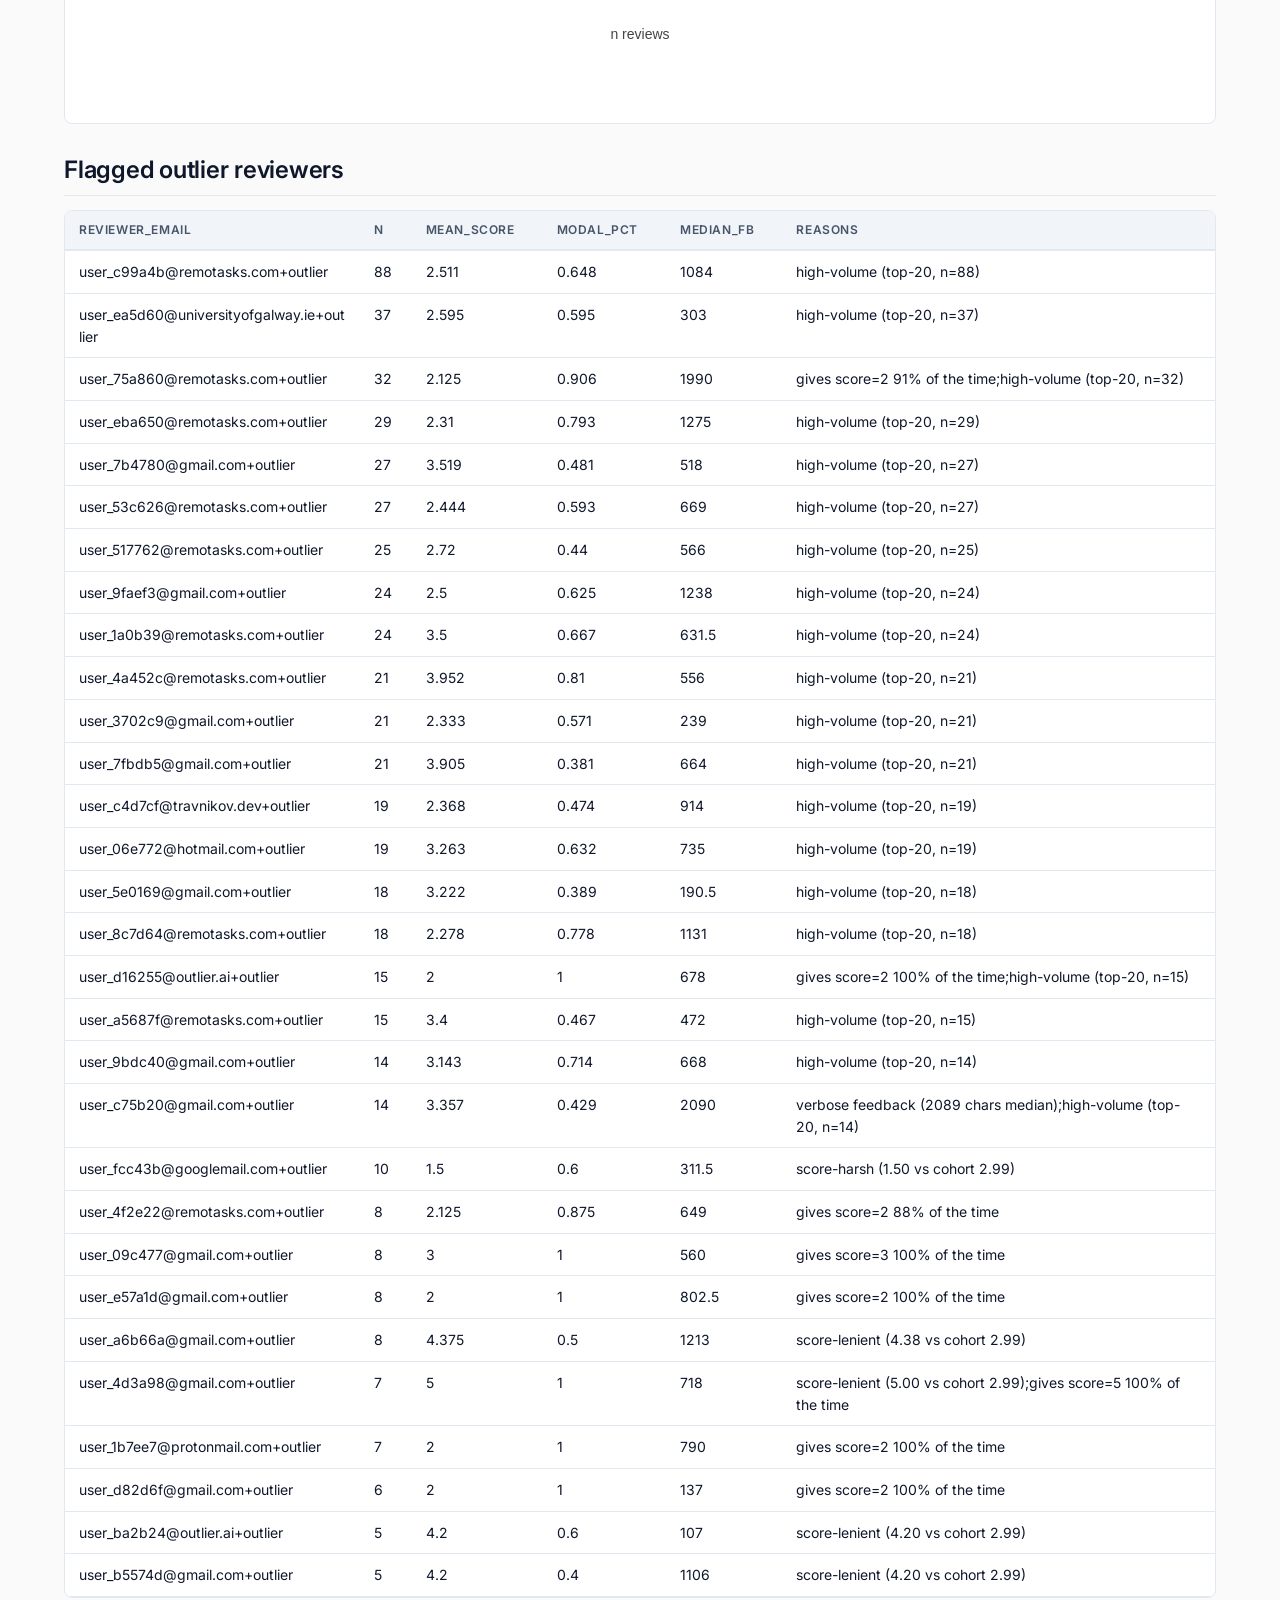
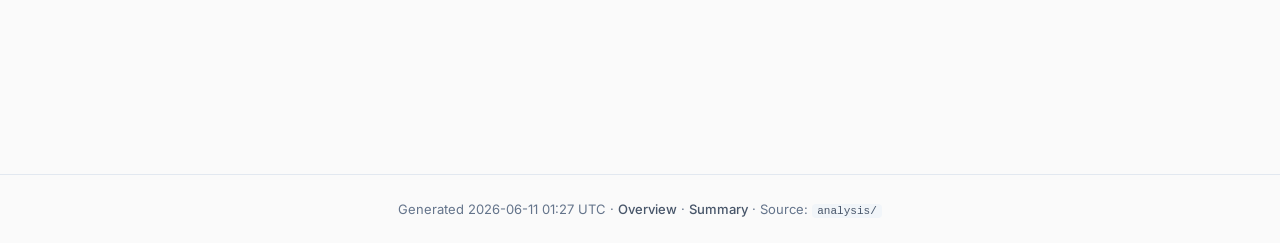
<file: g2_distributions.html>
<!DOCTYPE html>
<html lang="en">
<head>
<meta charset="utf-8">
<meta name="viewport" content="width=device-width, initial-scale=1">
<title>Goal 2 Phase A — reviewer distributions</title>
<link rel="preconnect" href="https://fonts.googleapis.com">
<link rel="preconnect" href="https://fonts.gstatic.com" crossorigin>
<link rel="stylesheet" href="https://fonts.googleapis.com/css2?family=Inter:wght@400;500;600;700&display=swap">
<link rel="stylesheet" href="_assets/design.css">

<style>.section { margin: 32px 0; }.section > h2 { margin-bottom: 14px; border-bottom: 1px solid var(--color-border);  padding-bottom: 10px; font-size: 24px; }.plot-wrap { background: var(--color-surface); border: 1px solid var(--color-border);  border-radius: var(--radius); padding: 16px; margin: 14px 0; }.plot { width: 100%; min-height: 360px; }.caption { color: var(--color-text-muted); font-size: 13px; margin: 8px 4px 0 4px; }.table-wrap { background: var(--color-surface); border: 1px solid var(--color-border);  border-radius: var(--radius); overflow: hidden; margin: 14px 0; }table.data { width: 100%; border-collapse: collapse; font-size: 14px; }table.data thead th { padding: 10px 14px; text-align: left;  background: var(--color-surface-2); font-weight: 600; font-size: 12px;  text-transform: uppercase; letter-spacing: 0.05em; color: var(--color-text-muted);  border-bottom: 2px solid var(--color-border); cursor: pointer; user-select: none;  white-space: nowrap; position: sticky; top: 0; }table.data tbody tr { border-bottom: 1px solid var(--color-border); }table.data tbody tr:hover { background: var(--color-surface-2); }table.data td { padding: 10px 14px; vertical-align: top; word-break: break-word; }</style><script src="https://cdn.plot.ly/plotly-2.35.2.min.js"></script>
</head>
<body>
<header class="site-header">
  <div class="site-header-inner">
    <a class="site-title" href="index.html">OpenClaw analysis</a>
    <nav class="site-nav" aria-label="Primary"><a class="" href="index.html">Overview</a><a class="" href="summary.html">Summary</a><a class="" href="themes/courses.html">Courses</a><a class="" href="themes/questions.html">Questions</a><a class="" href="themes/reviewers.html">Reviewers</a><a class="" href="themes/workers.html">Workers</a></nav>
    <span class="site-meta" title="2026-06-11T01:27+00:00">Updated 2026-06-11 01:27 UTC</span>
  </div>
</header>
<main class="page-shell">
<nav class="crumbs" aria-label="Breadcrumb"><a href="index.html">Overview</a><span class="sep">/</span><a href="g2.html">Goal 2 — reviewer audit</a><span class="sep">/</span><span>Phase A — distributions</span></nav>
<header class="page-header"><h1>Goal 2 Phase A — reviewer distributions</h1><p class="lede">Reviewer-level distributions used to pick outlier thresholds. Outliers are sampled into Phase B for LLM audit.</p></header><aside class="tldr" aria-label="Summary">
  <div class="tldr-grid">
    <div class="tldr-block">
      <h3>What we measured</h3>
      <p>For every reviewer with ≥5 reviews we plot the distribution of their mean QM score, mean feedback length, and review volume. Outlier thresholds in these distributions decide who gets sampled for the Phase B audit.</p>
    </div>
    <div class="tldr-block">
      <h3>What we found</h3>
      <p><b>53</b> reviewers passed the volume floor; <b>30</b> flagged as outliers; <b>200</b> reviews sampled for audit.</p>
    </div>
    <div class="tldr-block">
      <h3>What to do</h3>
      <ul><li>Open <a href="g2.html">the full Goal 2 page</a> for trust scores after audit.</li><li>Open <span title="The audit evidence viewer is omitted from the public mirror because it embeds raw reviewer feedback and worker submissions. Run python3 -m analysis.build_audit_viewer locally to inspect." style="color:#94a3b8;border-bottom:1px dotted #94a3b8;cursor:help;">the audit evidence viewer <span style="font-size:11px;">(local-only)</span></span> to inspect each verdict.</li></ul>
    </div>
  </div>
</aside><section class="section"><h2>Distributions (for picking thresholds)</h2><div class="plot-wrap"><div id="plot_0_0" class="plot" role="img" aria-label="Per-reviewer mean score (reviewers with ≥5 reviews)"></div><script>Plotly.newPlot("plot_0_0", {"data": [{"type": "histogram", "x": [2.125, 2, 2.6363636363636362, 3.5185185185185186, 2.5113636363636362, 2.3684210526315788, 4.2, 2.5, 2.5945945945945947, 2.4444444444444446, 2.923076923076923, 2.5555555555555554, 2.72, 2.857142857142857, 3.9523809523809526, 2.3333333333333335, 3.4285714285714284, 2.310344827586207, 3.4, 3.5, 2.2857142857142856, 3.6, 3.2222222222222223, 3.2, 3.4, 2.6, 2.8333333333333335, 3.125, 2.125, 2, 3.263157894736842, 3.2, 3, 2.2777777777777777, 3.9047619047619047, 5, 2, 3.142857142857143, 3.4, 3.1666666666666665, 3.9, 1.5, 2.8333333333333335, 2, 3.357142857142857, 2.5555555555555554, 2.7, 2.5714285714285716, 3.5, 4.375, 4.2, 3.375, 3.8], "nbinsx": 24, "marker": {"line": {"width": 1}}}], "layout": {"title": {"text": "Per-reviewer mean score (reviewers with \u22655 reviews)"}, "xaxis": {"title": "mean quality_overall_qms"}, "yaxis": {"title": "reviewers"}, "height": 320}}.data, {"data": [{"type": "histogram", "x": [2.125, 2, 2.6363636363636362, 3.5185185185185186, 2.5113636363636362, 2.3684210526315788, 4.2, 2.5, 2.5945945945945947, 2.4444444444444446, 2.923076923076923, 2.5555555555555554, 2.72, 2.857142857142857, 3.9523809523809526, 2.3333333333333335, 3.4285714285714284, 2.310344827586207, 3.4, 3.5, 2.2857142857142856, 3.6, 3.2222222222222223, 3.2, 3.4, 2.6, 2.8333333333333335, 3.125, 2.125, 2, 3.263157894736842, 3.2, 3, 2.2777777777777777, 3.9047619047619047, 5, 2, 3.142857142857143, 3.4, 3.1666666666666665, 3.9, 1.5, 2.8333333333333335, 2, 3.357142857142857, 2.5555555555555554, 2.7, 2.5714285714285716, 3.5, 4.375, 4.2, 3.375, 3.8], "nbinsx": 24, "marker": {"line": {"width": 1}}}], "layout": {"title": {"text": "Per-reviewer mean score (reviewers with \u22655 reviews)"}, "xaxis": {"title": "mean quality_overall_qms"}, "yaxis": {"title": "reviewers"}, "height": 320}}.layout, {"responsive": true, "displaylogo": false});</script></div><div class="plot-wrap"><div id="plot_0_1" class="plot" role="img" aria-label="Per-reviewer median feedback length"></div><script>Plotly.newPlot("plot_0_1", {"data": [{"type": "histogram", "x": [1989.5, 678, 251, 518, 1084.0, 914, 107, 1238.5, 303, 669, 1060, 280, 566, 683, 556, 239, 96, 1275, 1086, 631.5, 1241, 643, 190.5, 562, 1702, 1276, 293.5, 186.0, 649.0, 137.0, 735, 688.5, 560.0, 1131.0, 664, 718, 802.5, 668.0, 472, 660.5, 75.5, 311.5, 473.0, 790, 2089.5, 480, 890.5, 502, 715.0, 1213.0, 1106, 296.0, 842], "nbinsx": 24}], "layout": {"title": {"text": "Per-reviewer median feedback length"}, "xaxis": {"title": "chars"}, "yaxis": {"title": "reviewers"}, "height": 320}}.data, {"data": [{"type": "histogram", "x": [1989.5, 678, 251, 518, 1084.0, 914, 107, 1238.5, 303, 669, 1060, 280, 566, 683, 556, 239, 96, 1275, 1086, 631.5, 1241, 643, 190.5, 562, 1702, 1276, 293.5, 186.0, 649.0, 137.0, 735, 688.5, 560.0, 1131.0, 664, 718, 802.5, 668.0, 472, 660.5, 75.5, 311.5, 473.0, 790, 2089.5, 480, 890.5, 502, 715.0, 1213.0, 1106, 296.0, 842], "nbinsx": 24}], "layout": {"title": {"text": "Per-reviewer median feedback length"}, "xaxis": {"title": "chars"}, "yaxis": {"title": "reviewers"}, "height": 320}}.layout, {"responsive": true, "displaylogo": false});</script></div><div class="plot-wrap"><div id="plot_0_2" class="plot" role="img" aria-label="Per-reviewer review count"></div><script>Plotly.newPlot("plot_0_2", {"data": [{"type": "histogram", "x": [32, 15, 11, 27, 88, 19, 5, 24, 37, 3, 1, 27, 13, 9, 1, 25, 7, 21, 4, 21, 1, 7, 3, 1, 29, 4, 1, 5, 24, 2, 7, 3, 4, 5, 1, 18, 5, 1, 5, 5, 6, 8, 8, 2, 6, 3, 2, 4, 19, 10, 1, 8, 1, 3, 18, 21, 7, 2, 1, 8, 1, 1, 1, 3, 1, 14, 3, 1, 2, 1, 1, 1, 15, 1, 4, 6, 10, 10, 2, 6, 3, 7, 4, 14, 1, 1, 9, 10, 2, 7, 14, 3, 1, 2, 3, 3, 3, 8, 2, 5, 1, 4, 8, 1, 1, 1, 5, 3, 2, 3, 4, 4, 2, 3, 2, 1, 1, 2, 1, 1, 1, 1, 1, 2, 1], "nbinsx": 30}], "layout": {"title": {"text": "Per-reviewer review count"}, "xaxis": {"title": "n reviews"}, "yaxis": {"title": "reviewers"}, "height": 320}}.data, {"data": [{"type": "histogram", "x": [32, 15, 11, 27, 88, 19, 5, 24, 37, 3, 1, 27, 13, 9, 1, 25, 7, 21, 4, 21, 1, 7, 3, 1, 29, 4, 1, 5, 24, 2, 7, 3, 4, 5, 1, 18, 5, 1, 5, 5, 6, 8, 8, 2, 6, 3, 2, 4, 19, 10, 1, 8, 1, 3, 18, 21, 7, 2, 1, 8, 1, 1, 1, 3, 1, 14, 3, 1, 2, 1, 1, 1, 15, 1, 4, 6, 10, 10, 2, 6, 3, 7, 4, 14, 1, 1, 9, 10, 2, 7, 14, 3, 1, 2, 3, 3, 3, 8, 2, 5, 1, 4, 8, 1, 1, 1, 5, 3, 2, 3, 4, 4, 2, 3, 2, 1, 1, 2, 1, 1, 1, 1, 1, 2, 1], "nbinsx": 30}], "layout": {"title": {"text": "Per-reviewer review count"}, "xaxis": {"title": "n reviews"}, "yaxis": {"title": "reviewers"}, "height": 320}}.layout, {"responsive": true, "displaylogo": false});</script></div></section><section class="section"><h2>Flagged outlier reviewers</h2><div class="table-wrap"><table class="data"><thead><tr><th>reviewer_email</th><th>n</th><th>mean_score</th><th>modal_pct</th><th>median_fb</th><th>reasons</th></tr></thead><tbody><tr><td>user_c99a4b@remotasks.com+outlier</td><td>88</td><td>2.511</td><td>0.648</td><td>1084</td><td>high-volume (top-20, n=88)</td></tr><tr><td>user_ea5d60@universityofgalway.ie+outlier</td><td>37</td><td>2.595</td><td>0.595</td><td>303</td><td>high-volume (top-20, n=37)</td></tr><tr><td>user_75a860@remotasks.com+outlier</td><td>32</td><td>2.125</td><td>0.906</td><td>1990</td><td>gives score=2 91% of the time;high-volume (top-20, n=32)</td></tr><tr><td>user_eba650@remotasks.com+outlier</td><td>29</td><td>2.31</td><td>0.793</td><td>1275</td><td>high-volume (top-20, n=29)</td></tr><tr><td>user_7b4780@gmail.com+outlier</td><td>27</td><td>3.519</td><td>0.481</td><td>518</td><td>high-volume (top-20, n=27)</td></tr><tr><td>user_53c626@remotasks.com+outlier</td><td>27</td><td>2.444</td><td>0.593</td><td>669</td><td>high-volume (top-20, n=27)</td></tr><tr><td>user_517762@remotasks.com+outlier</td><td>25</td><td>2.72</td><td>0.44</td><td>566</td><td>high-volume (top-20, n=25)</td></tr><tr><td>user_9faef3@gmail.com+outlier</td><td>24</td><td>2.5</td><td>0.625</td><td>1238</td><td>high-volume (top-20, n=24)</td></tr><tr><td>user_1a0b39@remotasks.com+outlier</td><td>24</td><td>3.5</td><td>0.667</td><td>631.5</td><td>high-volume (top-20, n=24)</td></tr><tr><td>user_4a452c@remotasks.com+outlier</td><td>21</td><td>3.952</td><td>0.81</td><td>556</td><td>high-volume (top-20, n=21)</td></tr><tr><td>user_3702c9@gmail.com+outlier</td><td>21</td><td>2.333</td><td>0.571</td><td>239</td><td>high-volume (top-20, n=21)</td></tr><tr><td>user_7fbdb5@gmail.com+outlier</td><td>21</td><td>3.905</td><td>0.381</td><td>664</td><td>high-volume (top-20, n=21)</td></tr><tr><td>user_c4d7cf@travnikov.dev+outlier</td><td>19</td><td>2.368</td><td>0.474</td><td>914</td><td>high-volume (top-20, n=19)</td></tr><tr><td>user_06e772@hotmail.com+outlier</td><td>19</td><td>3.263</td><td>0.632</td><td>735</td><td>high-volume (top-20, n=19)</td></tr><tr><td>user_5e0169@gmail.com+outlier</td><td>18</td><td>3.222</td><td>0.389</td><td>190.5</td><td>high-volume (top-20, n=18)</td></tr><tr><td>user_8c7d64@remotasks.com+outlier</td><td>18</td><td>2.278</td><td>0.778</td><td>1131</td><td>high-volume (top-20, n=18)</td></tr><tr><td>user_d16255@outlier.ai+outlier</td><td>15</td><td>2</td><td>1</td><td>678</td><td>gives score=2 100% of the time;high-volume (top-20, n=15)</td></tr><tr><td>user_a5687f@remotasks.com+outlier</td><td>15</td><td>3.4</td><td>0.467</td><td>472</td><td>high-volume (top-20, n=15)</td></tr><tr><td>user_9bdc40@gmail.com+outlier</td><td>14</td><td>3.143</td><td>0.714</td><td>668</td><td>high-volume (top-20, n=14)</td></tr><tr><td>user_c75b20@gmail.com+outlier</td><td>14</td><td>3.357</td><td>0.429</td><td>2090</td><td>verbose feedback (2089 chars median);high-volume (top-20, n=14)</td></tr><tr><td>user_fcc43b@googlemail.com+outlier</td><td>10</td><td>1.5</td><td>0.6</td><td>311.5</td><td>score-harsh (1.50 vs cohort 2.99)</td></tr><tr><td>user_4f2e22@remotasks.com+outlier</td><td>8</td><td>2.125</td><td>0.875</td><td>649</td><td>gives score=2 88% of the time</td></tr><tr><td>user_09c477@gmail.com+outlier</td><td>8</td><td>3</td><td>1</td><td>560</td><td>gives score=3 100% of the time</td></tr><tr><td>user_e57a1d@gmail.com+outlier</td><td>8</td><td>2</td><td>1</td><td>802.5</td><td>gives score=2 100% of the time</td></tr><tr><td>user_a6b66a@gmail.com+outlier</td><td>8</td><td>4.375</td><td>0.5</td><td>1213</td><td>score-lenient (4.38 vs cohort 2.99)</td></tr><tr><td>user_4d3a98@gmail.com+outlier</td><td>7</td><td>5</td><td>1</td><td>718</td><td>score-lenient (5.00 vs cohort 2.99);gives score=5 100% of the time</td></tr><tr><td>user_1b7ee7@protonmail.com+outlier</td><td>7</td><td>2</td><td>1</td><td>790</td><td>gives score=2 100% of the time</td></tr><tr><td>user_d82d6f@gmail.com+outlier</td><td>6</td><td>2</td><td>1</td><td>137</td><td>gives score=2 100% of the time</td></tr><tr><td>user_ba2b24@outlier.ai+outlier</td><td>5</td><td>4.2</td><td>0.6</td><td>107</td><td>score-lenient (4.20 vs cohort 2.99)</td></tr><tr><td>user_b5574d@gmail.com+outlier</td><td>5</td><td>4.2</td><td>0.4</td><td>1106</td><td>score-lenient (4.20 vs cohort 2.99)</td></tr></tbody></table></div></section>
</main>
<footer class="site-footer">
  Generated 2026-06-11 01:27 UTC ·
  <a href="index.html">Overview</a> ·
  <a href="summary.html">Summary</a> ·
  Source: <code>analysis/</code>
</footer>
<script src="_assets/dashboard.js"></script>
<script>
// Click headers to sort. Numeric columns sort numerically, others lex.
document.querySelectorAll('table.data').forEach(function(t){
  var ths = t.querySelectorAll('thead th');
  ths.forEach(function(th, idx){
    th.addEventListener('click', function(){
      var tb = t.querySelector('tbody');
      var rows = Array.from(tb.querySelectorAll('tr'));
      var asc = th.dataset.sortAsc !== 'true';
      ths.forEach(function(h){ delete h.dataset.sortAsc; });
      th.dataset.sortAsc = asc ? 'true' : 'false';
      rows.sort(function(a, b){
        var av = a.children[idx].innerText.trim();
        var bv = b.children[idx].innerText.trim();
        var anum = parseFloat(av), bnum = parseFloat(bv);
        if (!isNaN(anum) && !isNaN(bnum)) { return asc ? anum - bnum : bnum - anum; }
        return asc ? av.localeCompare(bv) : bv.localeCompare(av);
      });
      rows.forEach(function(r){ tb.appendChild(r); });
    });
  });
});
</script>
</body>
</html>
</file>
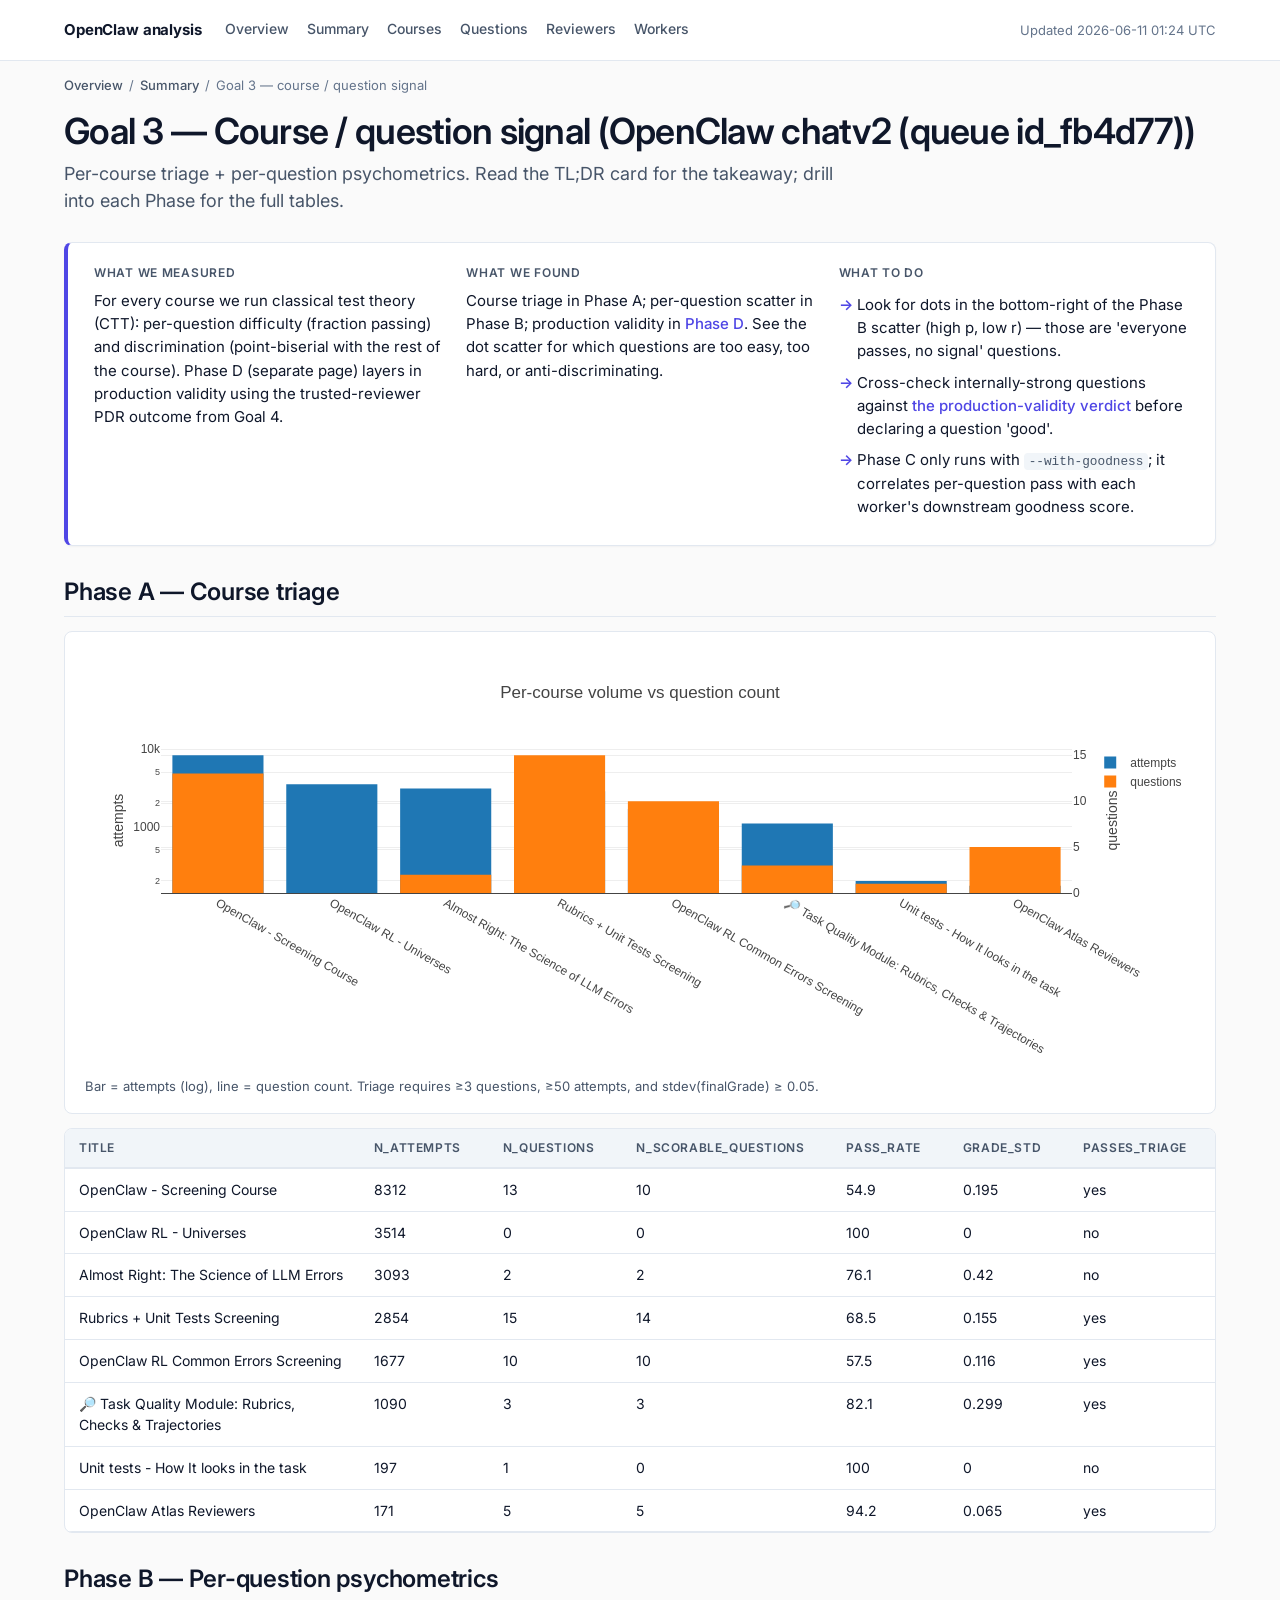
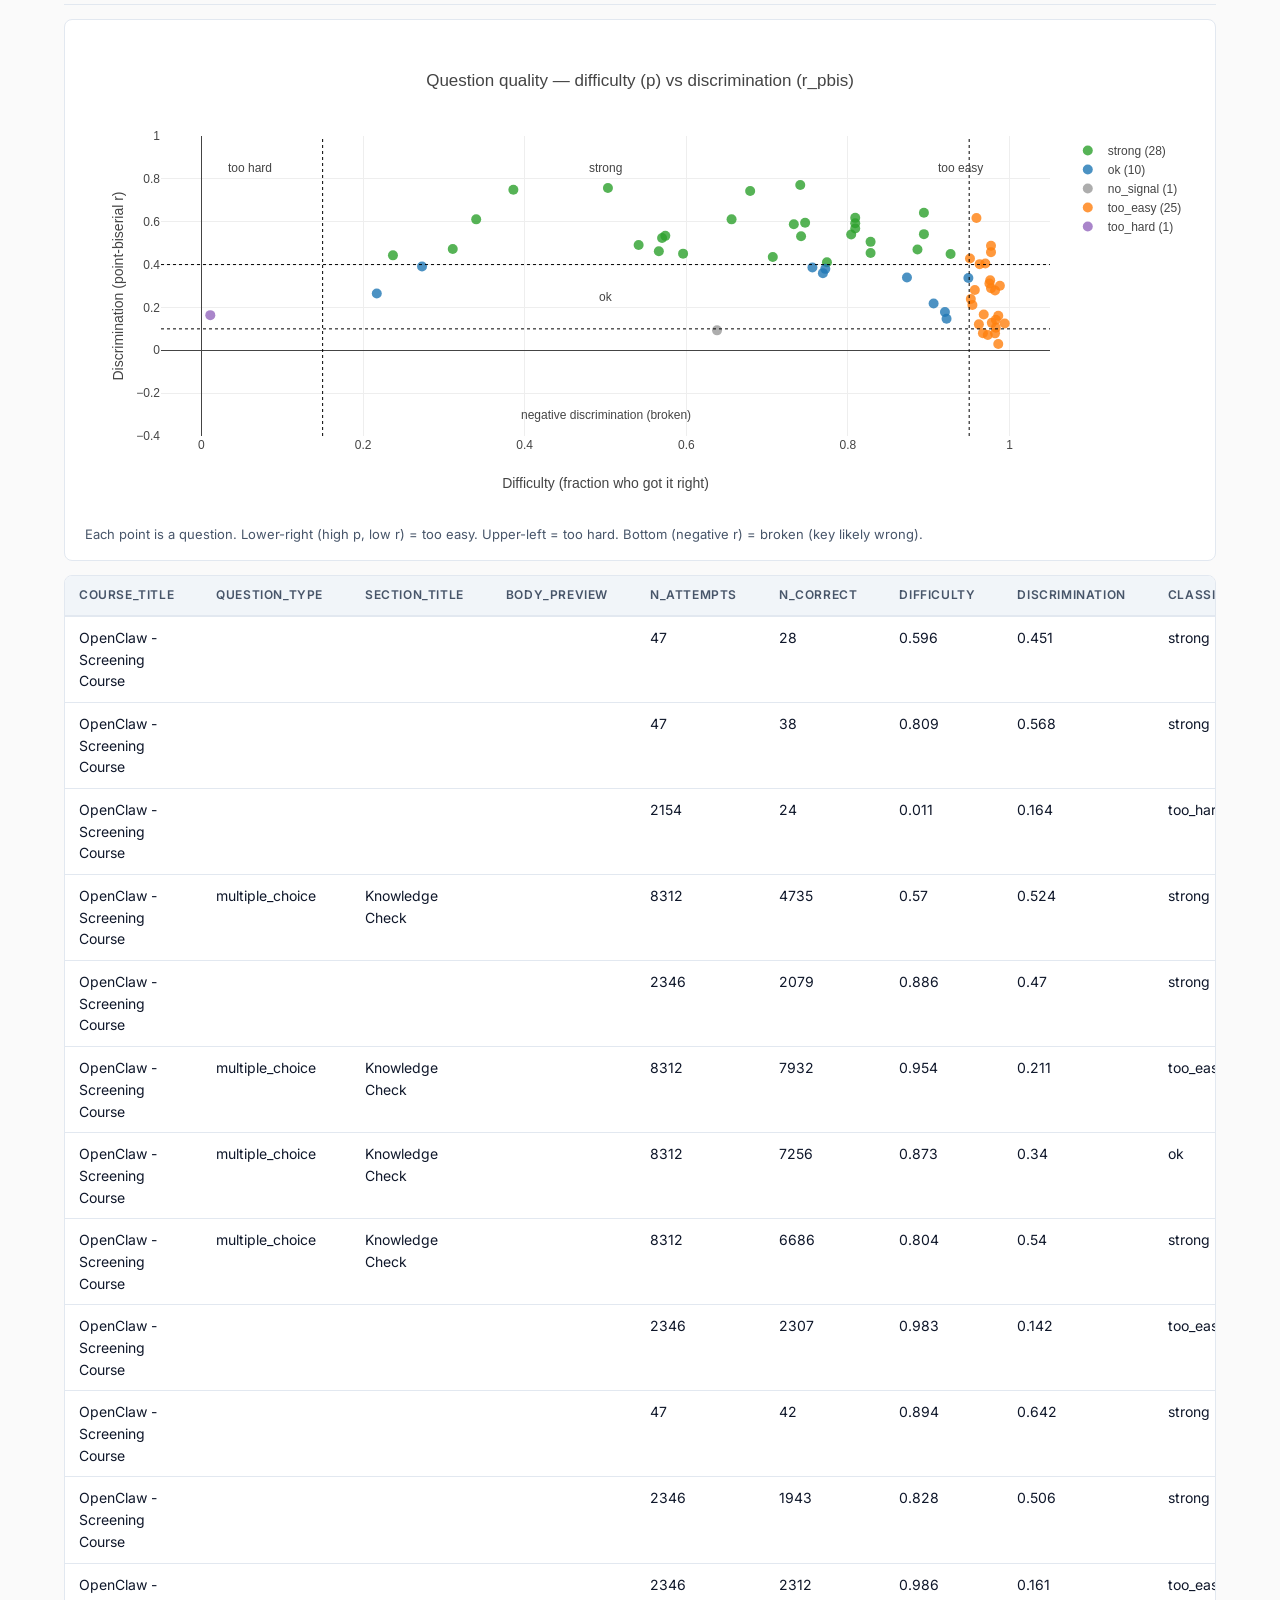
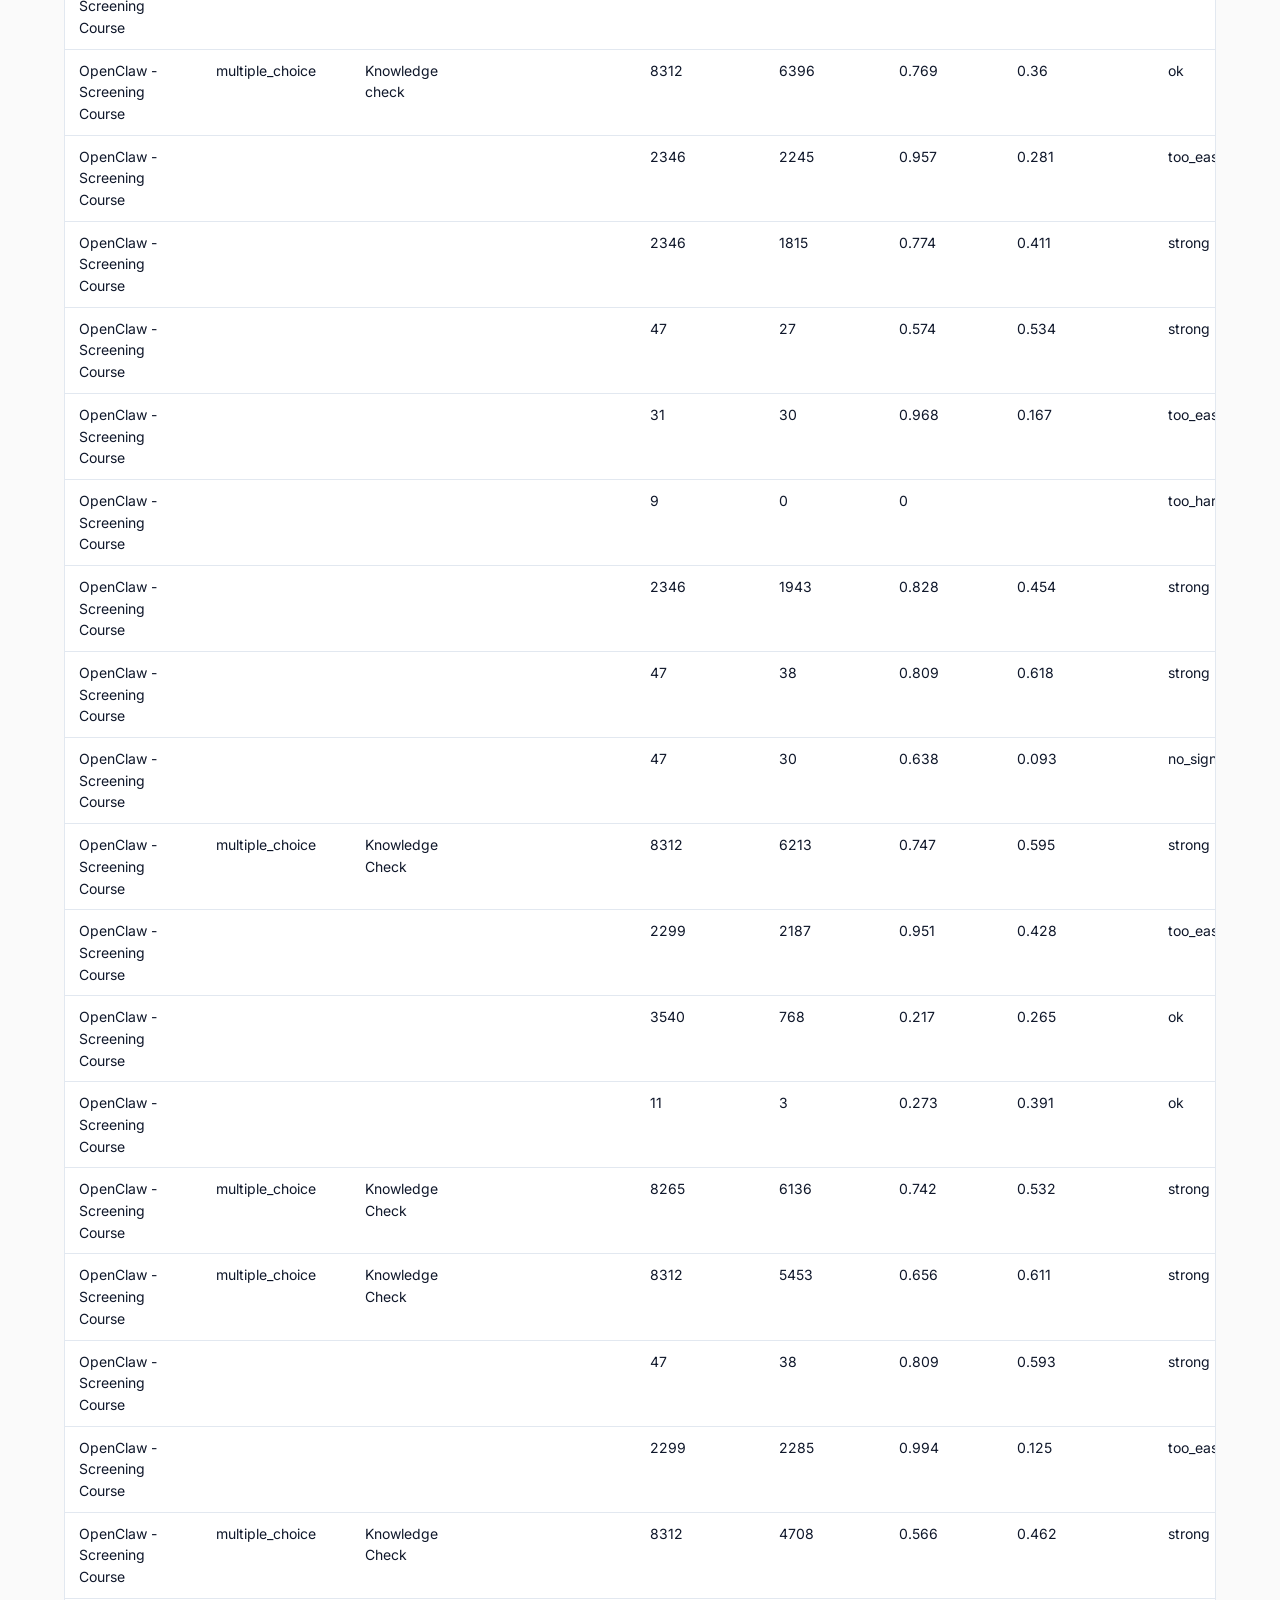
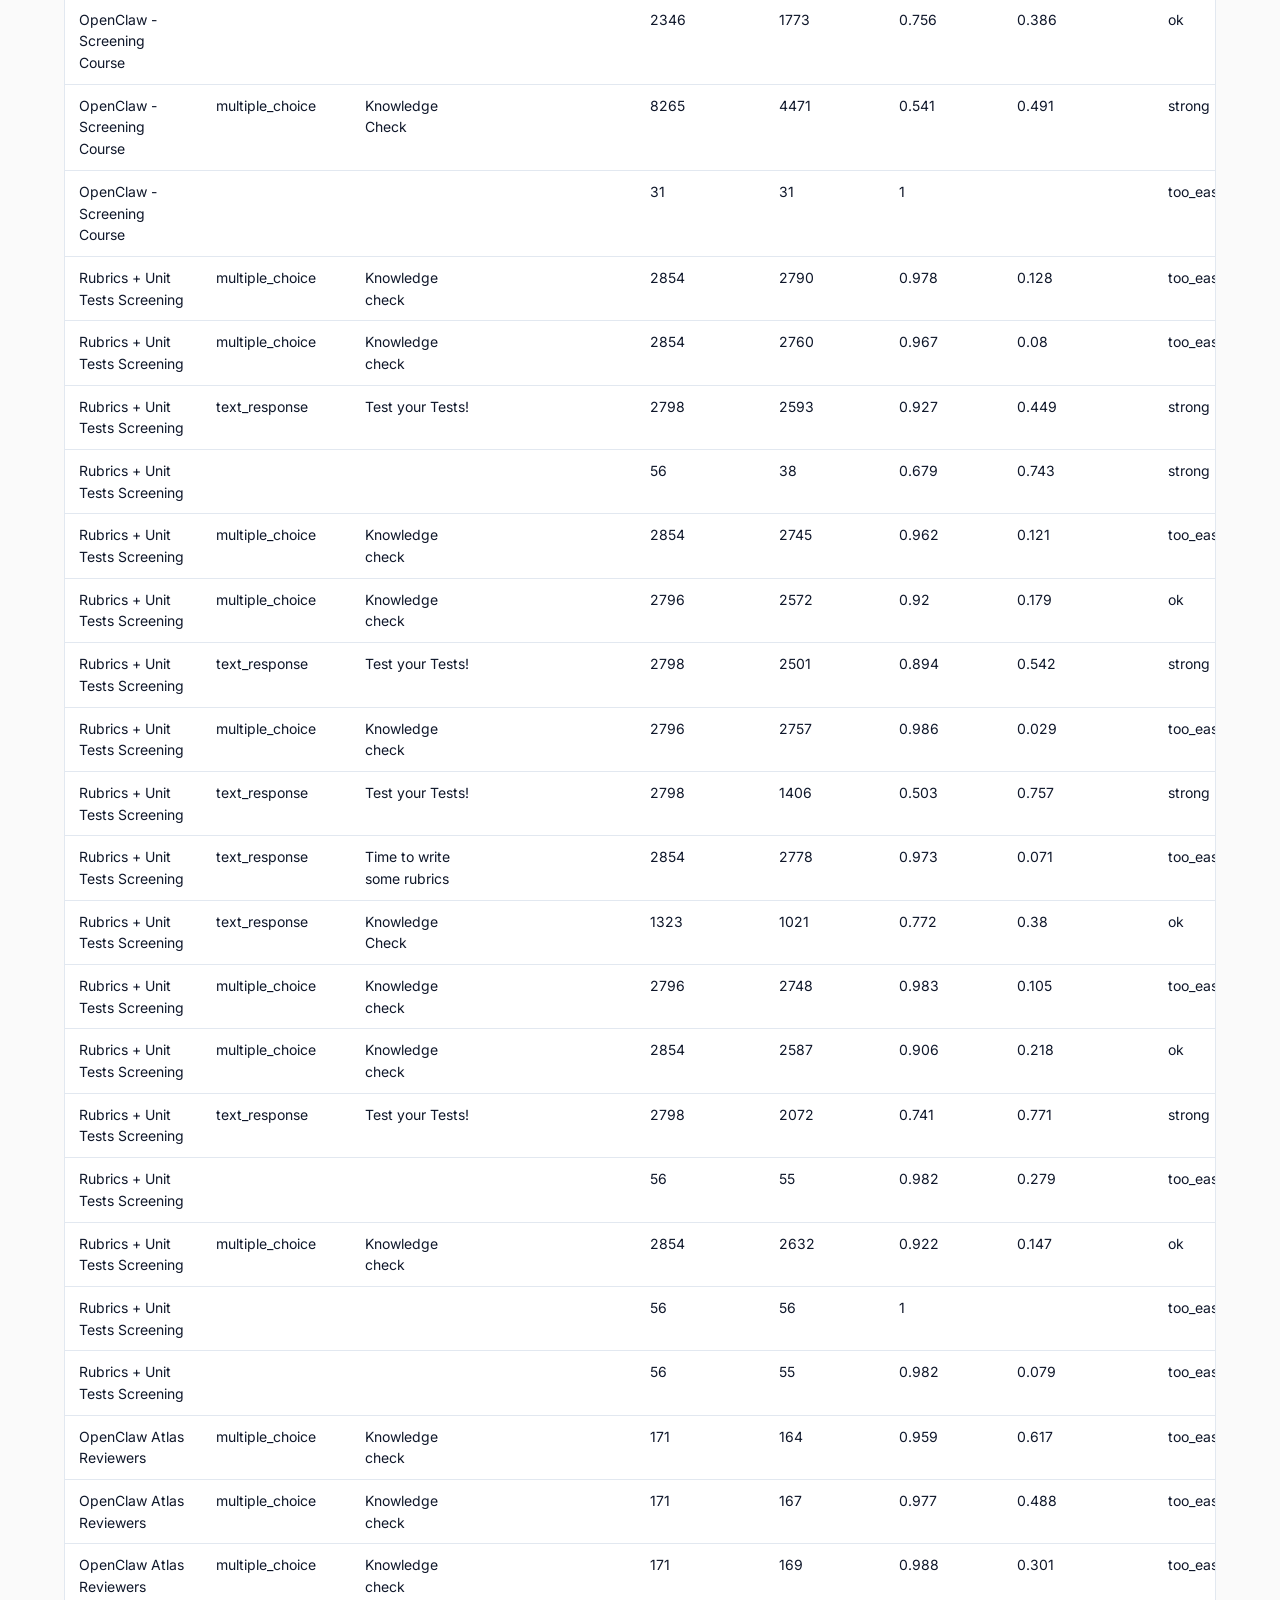
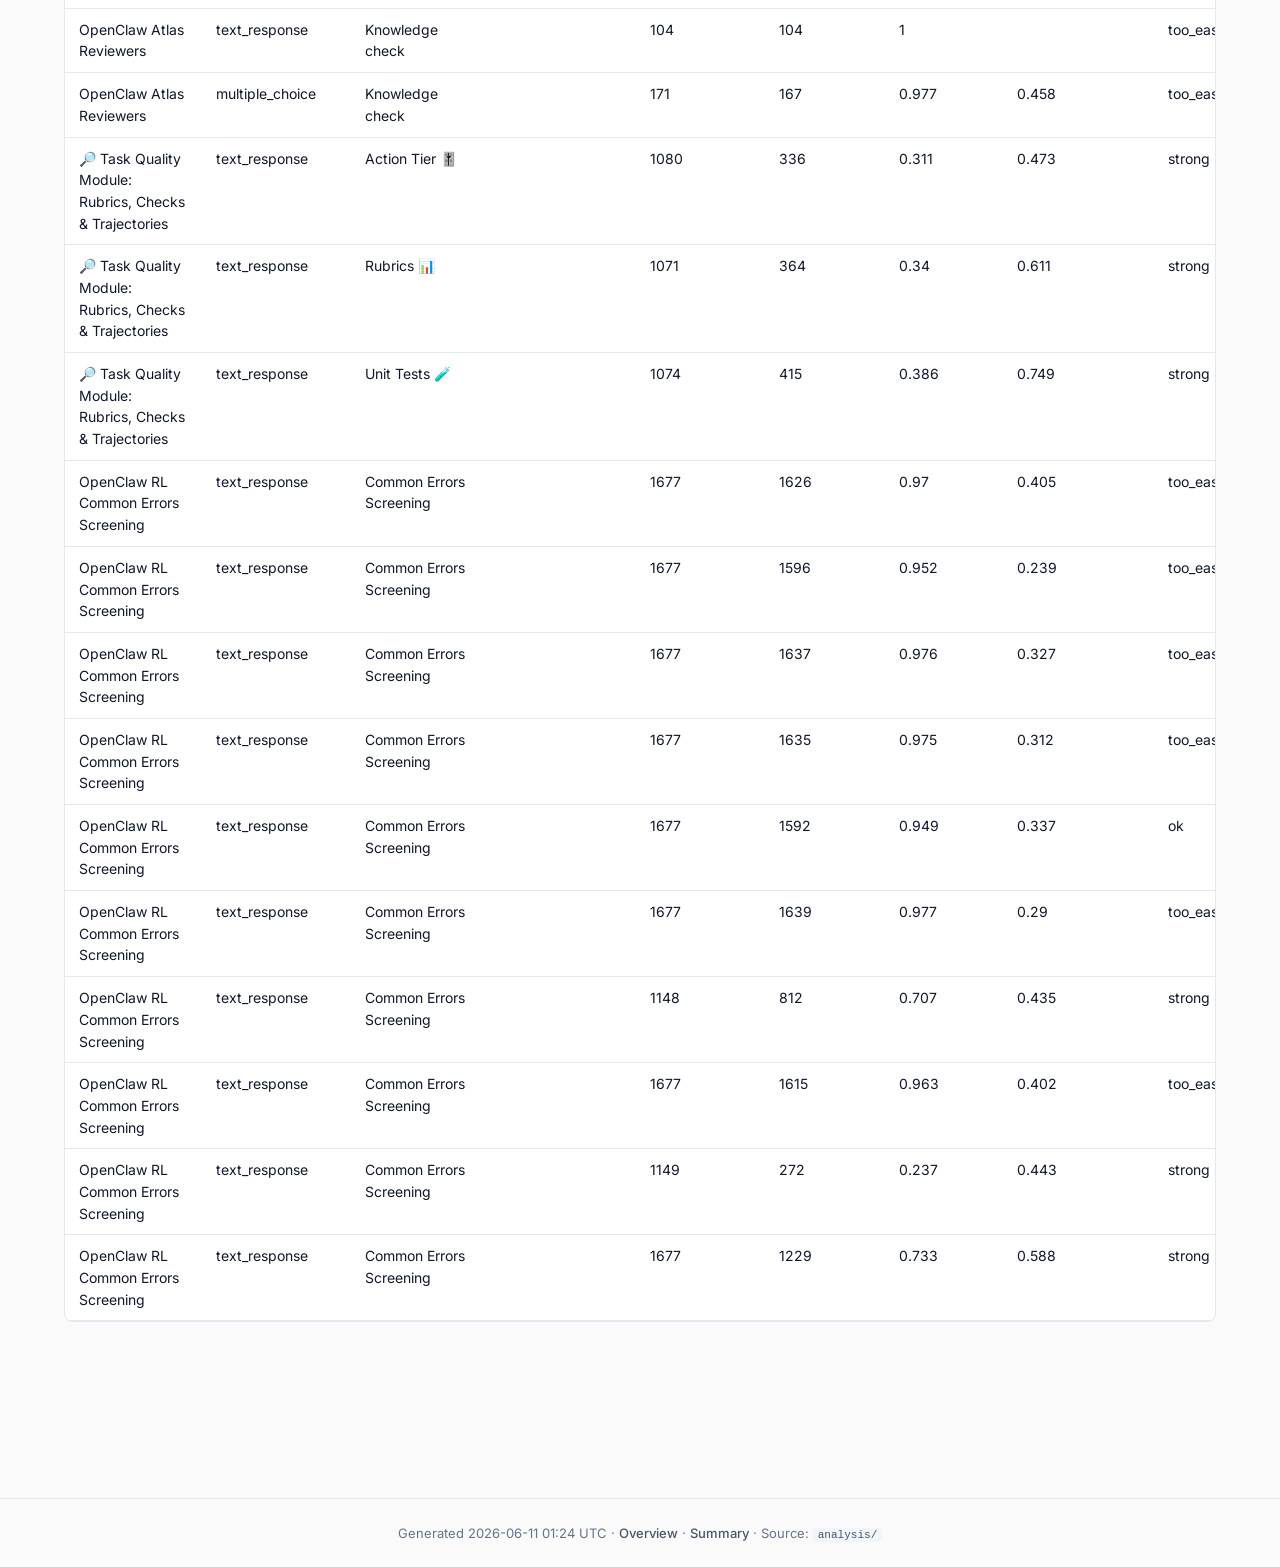
<file: g3.html>
<!DOCTYPE html>
<html lang="en">
<head>
<meta charset="utf-8">
<meta name="viewport" content="width=device-width, initial-scale=1">
<title>Goal 3 — Course / question signal (OpenClaw chatv2 (queue id_fb4d77))</title>
<link rel="preconnect" href="https://fonts.googleapis.com">
<link rel="preconnect" href="https://fonts.gstatic.com" crossorigin>
<link rel="stylesheet" href="https://fonts.googleapis.com/css2?family=Inter:wght@400;500;600;700&display=swap">
<link rel="stylesheet" href="_assets/design.css">

<style>.section { margin: 32px 0; }.section > h2 { margin-bottom: 14px; border-bottom: 1px solid var(--color-border);  padding-bottom: 10px; font-size: 24px; }.plot-wrap { background: var(--color-surface); border: 1px solid var(--color-border);  border-radius: var(--radius); padding: 16px; margin: 14px 0; }.plot { width: 100%; min-height: 360px; }.caption { color: var(--color-text-muted); font-size: 13px; margin: 8px 4px 0 4px; }.table-wrap { background: var(--color-surface); border: 1px solid var(--color-border);  border-radius: var(--radius); overflow: hidden; margin: 14px 0; }table.data { width: 100%; border-collapse: collapse; font-size: 14px; }table.data thead th { padding: 10px 14px; text-align: left;  background: var(--color-surface-2); font-weight: 600; font-size: 12px;  text-transform: uppercase; letter-spacing: 0.05em; color: var(--color-text-muted);  border-bottom: 2px solid var(--color-border); cursor: pointer; user-select: none;  white-space: nowrap; position: sticky; top: 0; }table.data tbody tr { border-bottom: 1px solid var(--color-border); }table.data tbody tr:hover { background: var(--color-surface-2); }table.data td { padding: 10px 14px; vertical-align: top; word-break: break-word; }</style><script src="https://cdn.plot.ly/plotly-2.35.2.min.js"></script>
</head>
<body>
<header class="site-header">
  <div class="site-header-inner">
    <a class="site-title" href="index.html">OpenClaw analysis</a>
    <nav class="site-nav" aria-label="Primary"><a class="" href="index.html">Overview</a><a class="" href="summary.html">Summary</a><a class="" href="themes/courses.html">Courses</a><a class="" href="themes/questions.html">Questions</a><a class="" href="themes/reviewers.html">Reviewers</a><a class="" href="themes/workers.html">Workers</a></nav>
    <span class="site-meta" title="2026-06-11T01:24+00:00">Updated 2026-06-11 01:24 UTC</span>
  </div>
</header>
<main class="page-shell">
<nav class="crumbs" aria-label="Breadcrumb"><a href="index.html">Overview</a><span class="sep">/</span><a href="summary.html">Summary</a><span class="sep">/</span><span>Goal 3 — course / question signal</span></nav>
<header class="page-header"><h1>Goal 3 — Course / question signal (OpenClaw chatv2 (queue id_fb4d77))</h1><p class="lede">Per-course triage + per-question psychometrics. Read the TL;DR card for the takeaway; drill into each Phase for the full tables.</p></header><aside class="tldr" aria-label="Summary">
  <div class="tldr-grid">
    <div class="tldr-block">
      <h3>What we measured</h3>
      <p>For every course we run classical test theory (CTT): per-question difficulty (fraction passing) and discrimination (point-biserial with the rest of the course). Phase D (separate page) layers in production validity using the trusted-reviewer PDR outcome from Goal 4.</p>
    </div>
    <div class="tldr-block">
      <h3>What we found</h3>
      <p>Course triage in Phase A; per-question scatter in Phase B; production validity in <a href='g3_production_validity.html'>Phase D</a>. See the dot scatter for which questions are too easy, too hard, or anti-discriminating.</p>
    </div>
    <div class="tldr-block">
      <h3>What to do</h3>
      <ul><li>Look for dots in the bottom-right of the Phase B scatter (high p, low r) — those are 'everyone passes, no signal' questions.</li><li>Cross-check internally-strong questions against <a href='themes/questions.html'>the production-validity verdict</a> before declaring a question 'good'.</li><li>Phase C only runs with <code>--with-goodness</code>; it correlates per-question pass with each worker's downstream goodness score.</li></ul>
    </div>
  </div>
</aside><section class="section"><h2>Phase A — Course triage</h2><div class="plot-wrap"><div id="plot_0_0" class="plot" role="img" aria-label="Bar = attempts (log), line = question count. Triage requires ≥3 questions, ≥50 attempts, and stdev(finalGrade) ≥ 0.05."></div><p class="caption">Bar = attempts (log), line = question count. Triage requires ≥3 questions, ≥50 attempts, and stdev(finalGrade) ≥ 0.05.</p><script>Plotly.newPlot("plot_0_0", {"data": [{"type": "bar", "x": ["OpenClaw - Screening Course", "OpenClaw RL - Universes", "Almost Right: The Science of LLM Errors", "Rubrics + Unit Tests Screening", "OpenClaw RL Common Errors Screening", "\ud83d\udd0e Task Quality Module: Rubrics, Checks & Trajectories", "Unit tests - How It looks in the task", "OpenClaw Atlas Reviewers "], "y": [8312, 3514, 3093, 2854, 1677, 1090, 197, 171], "name": "attempts"}, {"type": "bar", "x": ["OpenClaw - Screening Course", "OpenClaw RL - Universes", "Almost Right: The Science of LLM Errors", "Rubrics + Unit Tests Screening", "OpenClaw RL Common Errors Screening", "\ud83d\udd0e Task Quality Module: Rubrics, Checks & Trajectories", "Unit tests - How It looks in the task", "OpenClaw Atlas Reviewers "], "y": [13, 0, 2, 15, 10, 3, 1, 5], "name": "questions", "yaxis": "y2"}], "layout": {"title": {"text": "Per-course volume vs question count"}, "xaxis": {"automargin": true}, "yaxis": {"title": "attempts", "type": "log"}, "yaxis2": {"title": "questions", "overlaying": "y", "side": "right"}, "height": 420}}.data, {"data": [{"type": "bar", "x": ["OpenClaw - Screening Course", "OpenClaw RL - Universes", "Almost Right: The Science of LLM Errors", "Rubrics + Unit Tests Screening", "OpenClaw RL Common Errors Screening", "\ud83d\udd0e Task Quality Module: Rubrics, Checks & Trajectories", "Unit tests - How It looks in the task", "OpenClaw Atlas Reviewers "], "y": [8312, 3514, 3093, 2854, 1677, 1090, 197, 171], "name": "attempts"}, {"type": "bar", "x": ["OpenClaw - Screening Course", "OpenClaw RL - Universes", "Almost Right: The Science of LLM Errors", "Rubrics + Unit Tests Screening", "OpenClaw RL Common Errors Screening", "\ud83d\udd0e Task Quality Module: Rubrics, Checks & Trajectories", "Unit tests - How It looks in the task", "OpenClaw Atlas Reviewers "], "y": [13, 0, 2, 15, 10, 3, 1, 5], "name": "questions", "yaxis": "y2"}], "layout": {"title": {"text": "Per-course volume vs question count"}, "xaxis": {"automargin": true}, "yaxis": {"title": "attempts", "type": "log"}, "yaxis2": {"title": "questions", "overlaying": "y", "side": "right"}, "height": 420}}.layout, {"responsive": true, "displaylogo": false});</script></div><div class="table-wrap"><table class="data"><thead><tr><th>title</th><th>n_attempts</th><th>n_questions</th><th>n_scorable_questions</th><th>pass_rate</th><th>grade_std</th><th>passes_triage</th></tr></thead><tbody><tr><td>OpenClaw - Screening Course</td><td>8312</td><td>13</td><td>10</td><td>54.9</td><td>0.195</td><td>yes</td></tr><tr><td>OpenClaw RL - Universes</td><td>3514</td><td>0</td><td>0</td><td>100</td><td>0</td><td>no</td></tr><tr><td>Almost Right: The Science of LLM Errors</td><td>3093</td><td>2</td><td>2</td><td>76.1</td><td>0.42</td><td>no</td></tr><tr><td>Rubrics + Unit Tests Screening</td><td>2854</td><td>15</td><td>14</td><td>68.5</td><td>0.155</td><td>yes</td></tr><tr><td>OpenClaw RL Common Errors Screening</td><td>1677</td><td>10</td><td>10</td><td>57.5</td><td>0.116</td><td>yes</td></tr><tr><td>🔎 Task Quality Module: Rubrics, Checks &amp; Trajectories</td><td>1090</td><td>3</td><td>3</td><td>82.1</td><td>0.299</td><td>yes</td></tr><tr><td>Unit tests - How It looks in the task</td><td>197</td><td>1</td><td>0</td><td>100</td><td>0</td><td>no</td></tr><tr><td>OpenClaw Atlas Reviewers </td><td>171</td><td>5</td><td>5</td><td>94.2</td><td>0.065</td><td>yes</td></tr></tbody></table></div></section><section class="section"><h2>Phase B — Per-question psychometrics</h2><div class="plot-wrap"><div id="plot_1_0" class="plot" role="img" aria-label="Each point is a question. Lower-right (high p, low r) = too easy. Upper-left = too hard. Bottom (negative r) = broken (key likely wrong)."></div><p class="caption">Each point is a question. Lower-right (high p, low r) = too easy. Upper-left = too hard. Bottom (negative r) = broken (key likely wrong).</p><script>Plotly.newPlot("plot_1_0", {"data": [{"type": "scatter", "mode": "markers", "x": [0.596, 0.809, 0.57, 0.886, 0.804, 0.894, 0.828, 0.774, 0.574, 0.828, 0.809, 0.747, 0.742, 0.656, 0.809, 0.566, 0.541, 0.927, 0.679, 0.894, 0.503, 0.741, 0.311, 0.34, 0.386, 0.707, 0.237, 0.733], "y": [0.451, 0.568, 0.524, 0.47, 0.54, 0.642, 0.506, 0.411, 0.534, 0.454, 0.618, 0.595, 0.532, 0.611, 0.593, 0.462, 0.491, 0.449, 0.743, 0.542, 0.757, 0.771, 0.473, 0.611, 0.749, 0.435, 0.443, 0.588], "name": "strong (28)", "text": ["OpenClaw - Screening Course<br>", "OpenClaw - Screening Course<br>", "OpenClaw - Screening Course<br>", "OpenClaw - Screening Course<br>", "OpenClaw - Screening Course<br>", "OpenClaw - Screening Course<br>", "OpenClaw - Screening Course<br>", "OpenClaw - Screening Course<br>", "OpenClaw - Screening Course<br>", "OpenClaw - Screening Course<br>", "OpenClaw - Screening Course<br>", "OpenClaw - Screening Course<br>", "OpenClaw - Screening Course<br>", "OpenClaw - Screening Course<br>", "OpenClaw - Screening Course<br>", "OpenClaw - Screening Course<br>", "OpenClaw - Screening Course<br>", "Rubrics + Unit Tests Screening<br>", "Rubrics + Unit Tests Screening<br>", "Rubrics + Unit Tests Screening<br>", "Rubrics + Unit Tests Screening<br>", "Rubrics + Unit Tests Screening<br>", "\ud83d\udd0e Task Quality Module: Rubrics, Checks & Trajectories<br>", "\ud83d\udd0e Task Quality Module: Rubrics, Checks & Trajectories<br>", "\ud83d\udd0e Task Quality Module: Rubrics, Checks & Trajectories<br>", "OpenClaw RL Common Errors Screening<br>", "OpenClaw RL Common Errors Screening<br>", "OpenClaw RL Common Errors Screening<br>"], "hovertemplate": "<b>%{text}</b><br>p=%{x:.2f}, r=%{y:.2f}<extra></extra>", "marker": {"size": 10, "color": "#2ca02c", "opacity": 0.8}}, {"type": "scatter", "mode": "markers", "x": [0.873, 0.769, 0.217, 0.273, 0.756, 0.92, 0.772, 0.906, 0.922, 0.949], "y": [0.34, 0.36, 0.265, 0.391, 0.386, 0.179, 0.38, 0.218, 0.147, 0.337], "name": "ok (10)", "text": ["OpenClaw - Screening Course<br>", "OpenClaw - Screening Course<br>", "OpenClaw - Screening Course<br>", "OpenClaw - Screening Course<br>", "OpenClaw - Screening Course<br>", "Rubrics + Unit Tests Screening<br>", "Rubrics + Unit Tests Screening<br>", "Rubrics + Unit Tests Screening<br>", "Rubrics + Unit Tests Screening<br>", "OpenClaw RL Common Errors Screening<br>"], "hovertemplate": "<b>%{text}</b><br>p=%{x:.2f}, r=%{y:.2f}<extra></extra>", "marker": {"size": 10, "color": "#1f77b4", "opacity": 0.8}}, {"type": "scatter", "mode": "markers", "x": [0.638], "y": [0.093], "name": "no_signal (1)", "text": ["OpenClaw - Screening Course<br>"], "hovertemplate": "<b>%{text}</b><br>p=%{x:.2f}, r=%{y:.2f}<extra></extra>", "marker": {"size": 10, "color": "#999", "opacity": 0.8}}, {"type": "scatter", "mode": "markers", "x": [0.954, 0.983, 0.986, 0.957, 0.968, 0.951, 0.994, 0.978, 0.967, 0.962, 0.986, 0.973, 0.983, 0.982, 0.982, 0.959, 0.977, 0.988, 0.977, 0.97, 0.952, 0.976, 0.975, 0.977, 0.963], "y": [0.211, 0.142, 0.161, 0.281, 0.167, 0.428, 0.125, 0.128, 0.08, 0.121, 0.029, 0.071, 0.105, 0.279, 0.079, 0.617, 0.488, 0.301, 0.458, 0.405, 0.239, 0.327, 0.312, 0.29, 0.402], "name": "too_easy (25)", "text": ["OpenClaw - Screening Course<br>", "OpenClaw - Screening Course<br>", "OpenClaw - Screening Course<br>", "OpenClaw - Screening Course<br>", "OpenClaw - Screening Course<br>", "OpenClaw - Screening Course<br>", "OpenClaw - Screening Course<br>", "Rubrics + Unit Tests Screening<br>", "Rubrics + Unit Tests Screening<br>", "Rubrics + Unit Tests Screening<br>", "Rubrics + Unit Tests Screening<br>", "Rubrics + Unit Tests Screening<br>", "Rubrics + Unit Tests Screening<br>", "Rubrics + Unit Tests Screening<br>", "Rubrics + Unit Tests Screening<br>", "OpenClaw Atlas Reviewers <br>", "OpenClaw Atlas Reviewers <br>", "OpenClaw Atlas Reviewers <br>", "OpenClaw Atlas Reviewers <br>", "OpenClaw RL Common Errors Screening<br>", "OpenClaw RL Common Errors Screening<br>", "OpenClaw RL Common Errors Screening<br>", "OpenClaw RL Common Errors Screening<br>", "OpenClaw RL Common Errors Screening<br>", "OpenClaw RL Common Errors Screening<br>"], "hovertemplate": "<b>%{text}</b><br>p=%{x:.2f}, r=%{y:.2f}<extra></extra>", "marker": {"size": 10, "color": "#ff7f0e", "opacity": 0.8}}, {"type": "scatter", "mode": "markers", "x": [0.011], "y": [0.164], "name": "too_hard (1)", "text": ["OpenClaw - Screening Course<br>"], "hovertemplate": "<b>%{text}</b><br>p=%{x:.2f}, r=%{y:.2f}<extra></extra>", "marker": {"size": 10, "color": "#9467bd", "opacity": 0.8}}], "layout": {"title": {"text": "Question quality \u2014 difficulty (p) vs discrimination (r_pbis)"}, "xaxis": {"title": "Difficulty (fraction who got it right)", "range": [-0.05, 1.05]}, "yaxis": {"title": "Discrimination (point-biserial r)", "range": [-0.4, 1.0]}, "shapes": [{"type": "line", "x0": 0.95, "x1": 0.95, "y0": -0.4, "y1": 1.0, "line": {"dash": "dot", "width": 1}}, {"type": "line", "x0": 0.15, "x1": 0.15, "y0": -0.4, "y1": 1.0, "line": {"dash": "dot", "width": 1}}, {"type": "line", "x0": -0.05, "x1": 1.05, "y0": 0.1, "y1": 0.1, "line": {"dash": "dot", "width": 1}}, {"type": "line", "x0": -0.05, "x1": 1.05, "y0": 0.4, "y1": 0.4, "line": {"dash": "dot", "width": 1}}], "annotations": [{"x": 0.5, "y": 0.85, "text": "strong", "showarrow": false}, {"x": 0.5, "y": 0.25, "text": "ok", "showarrow": false}, {"x": 0.97, "y": 0.85, "text": "too easy", "showarrow": false, "xanchor": "right"}, {"x": 0.03, "y": 0.85, "text": "too hard", "showarrow": false, "xanchor": "left"}, {"x": 0.5, "y": -0.3, "text": "negative discrimination (broken)", "showarrow": false}], "height": 480, "hovermode": "closest"}}.data, {"data": [{"type": "scatter", "mode": "markers", "x": [0.596, 0.809, 0.57, 0.886, 0.804, 0.894, 0.828, 0.774, 0.574, 0.828, 0.809, 0.747, 0.742, 0.656, 0.809, 0.566, 0.541, 0.927, 0.679, 0.894, 0.503, 0.741, 0.311, 0.34, 0.386, 0.707, 0.237, 0.733], "y": [0.451, 0.568, 0.524, 0.47, 0.54, 0.642, 0.506, 0.411, 0.534, 0.454, 0.618, 0.595, 0.532, 0.611, 0.593, 0.462, 0.491, 0.449, 0.743, 0.542, 0.757, 0.771, 0.473, 0.611, 0.749, 0.435, 0.443, 0.588], "name": "strong (28)", "text": ["OpenClaw - Screening Course<br>", "OpenClaw - Screening Course<br>", "OpenClaw - Screening Course<br>", "OpenClaw - Screening Course<br>", "OpenClaw - Screening Course<br>", "OpenClaw - Screening Course<br>", "OpenClaw - Screening Course<br>", "OpenClaw - Screening Course<br>", "OpenClaw - Screening Course<br>", "OpenClaw - Screening Course<br>", "OpenClaw - Screening Course<br>", "OpenClaw - Screening Course<br>", "OpenClaw - Screening Course<br>", "OpenClaw - Screening Course<br>", "OpenClaw - Screening Course<br>", "OpenClaw - Screening Course<br>", "OpenClaw - Screening Course<br>", "Rubrics + Unit Tests Screening<br>", "Rubrics + Unit Tests Screening<br>", "Rubrics + Unit Tests Screening<br>", "Rubrics + Unit Tests Screening<br>", "Rubrics + Unit Tests Screening<br>", "\ud83d\udd0e Task Quality Module: Rubrics, Checks & Trajectories<br>", "\ud83d\udd0e Task Quality Module: Rubrics, Checks & Trajectories<br>", "\ud83d\udd0e Task Quality Module: Rubrics, Checks & Trajectories<br>", "OpenClaw RL Common Errors Screening<br>", "OpenClaw RL Common Errors Screening<br>", "OpenClaw RL Common Errors Screening<br>"], "hovertemplate": "<b>%{text}</b><br>p=%{x:.2f}, r=%{y:.2f}<extra></extra>", "marker": {"size": 10, "color": "#2ca02c", "opacity": 0.8}}, {"type": "scatter", "mode": "markers", "x": [0.873, 0.769, 0.217, 0.273, 0.756, 0.92, 0.772, 0.906, 0.922, 0.949], "y": [0.34, 0.36, 0.265, 0.391, 0.386, 0.179, 0.38, 0.218, 0.147, 0.337], "name": "ok (10)", "text": ["OpenClaw - Screening Course<br>", "OpenClaw - Screening Course<br>", "OpenClaw - Screening Course<br>", "OpenClaw - Screening Course<br>", "OpenClaw - Screening Course<br>", "Rubrics + Unit Tests Screening<br>", "Rubrics + Unit Tests Screening<br>", "Rubrics + Unit Tests Screening<br>", "Rubrics + Unit Tests Screening<br>", "OpenClaw RL Common Errors Screening<br>"], "hovertemplate": "<b>%{text}</b><br>p=%{x:.2f}, r=%{y:.2f}<extra></extra>", "marker": {"size": 10, "color": "#1f77b4", "opacity": 0.8}}, {"type": "scatter", "mode": "markers", "x": [0.638], "y": [0.093], "name": "no_signal (1)", "text": ["OpenClaw - Screening Course<br>"], "hovertemplate": "<b>%{text}</b><br>p=%{x:.2f}, r=%{y:.2f}<extra></extra>", "marker": {"size": 10, "color": "#999", "opacity": 0.8}}, {"type": "scatter", "mode": "markers", "x": [0.954, 0.983, 0.986, 0.957, 0.968, 0.951, 0.994, 0.978, 0.967, 0.962, 0.986, 0.973, 0.983, 0.982, 0.982, 0.959, 0.977, 0.988, 0.977, 0.97, 0.952, 0.976, 0.975, 0.977, 0.963], "y": [0.211, 0.142, 0.161, 0.281, 0.167, 0.428, 0.125, 0.128, 0.08, 0.121, 0.029, 0.071, 0.105, 0.279, 0.079, 0.617, 0.488, 0.301, 0.458, 0.405, 0.239, 0.327, 0.312, 0.29, 0.402], "name": "too_easy (25)", "text": ["OpenClaw - Screening Course<br>", "OpenClaw - Screening Course<br>", "OpenClaw - Screening Course<br>", "OpenClaw - Screening Course<br>", "OpenClaw - Screening Course<br>", "OpenClaw - Screening Course<br>", "OpenClaw - Screening Course<br>", "Rubrics + Unit Tests Screening<br>", "Rubrics + Unit Tests Screening<br>", "Rubrics + Unit Tests Screening<br>", "Rubrics + Unit Tests Screening<br>", "Rubrics + Unit Tests Screening<br>", "Rubrics + Unit Tests Screening<br>", "Rubrics + Unit Tests Screening<br>", "Rubrics + Unit Tests Screening<br>", "OpenClaw Atlas Reviewers <br>", "OpenClaw Atlas Reviewers <br>", "OpenClaw Atlas Reviewers <br>", "OpenClaw Atlas Reviewers <br>", "OpenClaw RL Common Errors Screening<br>", "OpenClaw RL Common Errors Screening<br>", "OpenClaw RL Common Errors Screening<br>", "OpenClaw RL Common Errors Screening<br>", "OpenClaw RL Common Errors Screening<br>", "OpenClaw RL Common Errors Screening<br>"], "hovertemplate": "<b>%{text}</b><br>p=%{x:.2f}, r=%{y:.2f}<extra></extra>", "marker": {"size": 10, "color": "#ff7f0e", "opacity": 0.8}}, {"type": "scatter", "mode": "markers", "x": [0.011], "y": [0.164], "name": "too_hard (1)", "text": ["OpenClaw - Screening Course<br>"], "hovertemplate": "<b>%{text}</b><br>p=%{x:.2f}, r=%{y:.2f}<extra></extra>", "marker": {"size": 10, "color": "#9467bd", "opacity": 0.8}}], "layout": {"title": {"text": "Question quality \u2014 difficulty (p) vs discrimination (r_pbis)"}, "xaxis": {"title": "Difficulty (fraction who got it right)", "range": [-0.05, 1.05]}, "yaxis": {"title": "Discrimination (point-biserial r)", "range": [-0.4, 1.0]}, "shapes": [{"type": "line", "x0": 0.95, "x1": 0.95, "y0": -0.4, "y1": 1.0, "line": {"dash": "dot", "width": 1}}, {"type": "line", "x0": 0.15, "x1": 0.15, "y0": -0.4, "y1": 1.0, "line": {"dash": "dot", "width": 1}}, {"type": "line", "x0": -0.05, "x1": 1.05, "y0": 0.1, "y1": 0.1, "line": {"dash": "dot", "width": 1}}, {"type": "line", "x0": -0.05, "x1": 1.05, "y0": 0.4, "y1": 0.4, "line": {"dash": "dot", "width": 1}}], "annotations": [{"x": 0.5, "y": 0.85, "text": "strong", "showarrow": false}, {"x": 0.5, "y": 0.25, "text": "ok", "showarrow": false}, {"x": 0.97, "y": 0.85, "text": "too easy", "showarrow": false, "xanchor": "right"}, {"x": 0.03, "y": 0.85, "text": "too hard", "showarrow": false, "xanchor": "left"}, {"x": 0.5, "y": -0.3, "text": "negative discrimination (broken)", "showarrow": false}], "height": 480, "hovermode": "closest"}}.layout, {"responsive": true, "displaylogo": false});</script></div><div class="table-wrap"><table class="data"><thead><tr><th>course_title</th><th>question_type</th><th>section_title</th><th>body_preview</th><th>n_attempts</th><th>n_correct</th><th>difficulty</th><th>discrimination</th><th>classification</th></tr></thead><tbody><tr><td>OpenClaw - Screening Course</td><td></td><td></td><td></td><td>47</td><td>28</td><td>0.596</td><td>0.451</td><td>strong</td></tr><tr><td>OpenClaw - Screening Course</td><td></td><td></td><td></td><td>47</td><td>38</td><td>0.809</td><td>0.568</td><td>strong</td></tr><tr><td>OpenClaw - Screening Course</td><td></td><td></td><td></td><td>2154</td><td>24</td><td>0.011</td><td>0.164</td><td>too_hard</td></tr><tr><td>OpenClaw - Screening Course</td><td>multiple_choice</td><td>Knowledge Check</td><td></td><td>8312</td><td>4735</td><td>0.57</td><td>0.524</td><td>strong</td></tr><tr><td>OpenClaw - Screening Course</td><td></td><td></td><td></td><td>2346</td><td>2079</td><td>0.886</td><td>0.47</td><td>strong</td></tr><tr><td>OpenClaw - Screening Course</td><td>multiple_choice</td><td>Knowledge Check</td><td></td><td>8312</td><td>7932</td><td>0.954</td><td>0.211</td><td>too_easy</td></tr><tr><td>OpenClaw - Screening Course</td><td>multiple_choice</td><td>Knowledge Check</td><td></td><td>8312</td><td>7256</td><td>0.873</td><td>0.34</td><td>ok</td></tr><tr><td>OpenClaw - Screening Course</td><td>multiple_choice</td><td>Knowledge Check</td><td></td><td>8312</td><td>6686</td><td>0.804</td><td>0.54</td><td>strong</td></tr><tr><td>OpenClaw - Screening Course</td><td></td><td></td><td></td><td>2346</td><td>2307</td><td>0.983</td><td>0.142</td><td>too_easy</td></tr><tr><td>OpenClaw - Screening Course</td><td></td><td></td><td></td><td>47</td><td>42</td><td>0.894</td><td>0.642</td><td>strong</td></tr><tr><td>OpenClaw - Screening Course</td><td></td><td></td><td></td><td>2346</td><td>1943</td><td>0.828</td><td>0.506</td><td>strong</td></tr><tr><td>OpenClaw - Screening Course</td><td></td><td></td><td></td><td>2346</td><td>2312</td><td>0.986</td><td>0.161</td><td>too_easy</td></tr><tr><td>OpenClaw - Screening Course</td><td>multiple_choice</td><td>Knowledge check</td><td></td><td>8312</td><td>6396</td><td>0.769</td><td>0.36</td><td>ok</td></tr><tr><td>OpenClaw - Screening Course</td><td></td><td></td><td></td><td>2346</td><td>2245</td><td>0.957</td><td>0.281</td><td>too_easy</td></tr><tr><td>OpenClaw - Screening Course</td><td></td><td></td><td></td><td>2346</td><td>1815</td><td>0.774</td><td>0.411</td><td>strong</td></tr><tr><td>OpenClaw - Screening Course</td><td></td><td></td><td></td><td>47</td><td>27</td><td>0.574</td><td>0.534</td><td>strong</td></tr><tr><td>OpenClaw - Screening Course</td><td></td><td></td><td></td><td>31</td><td>30</td><td>0.968</td><td>0.167</td><td>too_easy</td></tr><tr><td>OpenClaw - Screening Course</td><td></td><td></td><td></td><td>9</td><td>0</td><td>0</td><td></td><td>too_hard</td></tr><tr><td>OpenClaw - Screening Course</td><td></td><td></td><td></td><td>2346</td><td>1943</td><td>0.828</td><td>0.454</td><td>strong</td></tr><tr><td>OpenClaw - Screening Course</td><td></td><td></td><td></td><td>47</td><td>38</td><td>0.809</td><td>0.618</td><td>strong</td></tr><tr><td>OpenClaw - Screening Course</td><td></td><td></td><td></td><td>47</td><td>30</td><td>0.638</td><td>0.093</td><td>no_signal</td></tr><tr><td>OpenClaw - Screening Course</td><td>multiple_choice</td><td>Knowledge Check</td><td></td><td>8312</td><td>6213</td><td>0.747</td><td>0.595</td><td>strong</td></tr><tr><td>OpenClaw - Screening Course</td><td></td><td></td><td></td><td>2299</td><td>2187</td><td>0.951</td><td>0.428</td><td>too_easy</td></tr><tr><td>OpenClaw - Screening Course</td><td></td><td></td><td></td><td>3540</td><td>768</td><td>0.217</td><td>0.265</td><td>ok</td></tr><tr><td>OpenClaw - Screening Course</td><td></td><td></td><td></td><td>11</td><td>3</td><td>0.273</td><td>0.391</td><td>ok</td></tr><tr><td>OpenClaw - Screening Course</td><td>multiple_choice</td><td>Knowledge Check</td><td></td><td>8265</td><td>6136</td><td>0.742</td><td>0.532</td><td>strong</td></tr><tr><td>OpenClaw - Screening Course</td><td>multiple_choice</td><td>Knowledge Check</td><td></td><td>8312</td><td>5453</td><td>0.656</td><td>0.611</td><td>strong</td></tr><tr><td>OpenClaw - Screening Course</td><td></td><td></td><td></td><td>47</td><td>38</td><td>0.809</td><td>0.593</td><td>strong</td></tr><tr><td>OpenClaw - Screening Course</td><td></td><td></td><td></td><td>2299</td><td>2285</td><td>0.994</td><td>0.125</td><td>too_easy</td></tr><tr><td>OpenClaw - Screening Course</td><td>multiple_choice</td><td>Knowledge Check</td><td></td><td>8312</td><td>4708</td><td>0.566</td><td>0.462</td><td>strong</td></tr><tr><td>OpenClaw - Screening Course</td><td></td><td></td><td></td><td>2346</td><td>1773</td><td>0.756</td><td>0.386</td><td>ok</td></tr><tr><td>OpenClaw - Screening Course</td><td>multiple_choice</td><td>Knowledge Check</td><td></td><td>8265</td><td>4471</td><td>0.541</td><td>0.491</td><td>strong</td></tr><tr><td>OpenClaw - Screening Course</td><td></td><td></td><td></td><td>31</td><td>31</td><td>1</td><td></td><td>too_easy</td></tr><tr><td>Rubrics + Unit Tests Screening</td><td>multiple_choice</td><td>Knowledge check</td><td></td><td>2854</td><td>2790</td><td>0.978</td><td>0.128</td><td>too_easy</td></tr><tr><td>Rubrics + Unit Tests Screening</td><td>multiple_choice</td><td>Knowledge check</td><td></td><td>2854</td><td>2760</td><td>0.967</td><td>0.08</td><td>too_easy</td></tr><tr><td>Rubrics + Unit Tests Screening</td><td>text_response</td><td>Test your Tests!</td><td></td><td>2798</td><td>2593</td><td>0.927</td><td>0.449</td><td>strong</td></tr><tr><td>Rubrics + Unit Tests Screening</td><td></td><td></td><td></td><td>56</td><td>38</td><td>0.679</td><td>0.743</td><td>strong</td></tr><tr><td>Rubrics + Unit Tests Screening</td><td>multiple_choice</td><td>Knowledge check</td><td></td><td>2854</td><td>2745</td><td>0.962</td><td>0.121</td><td>too_easy</td></tr><tr><td>Rubrics + Unit Tests Screening</td><td>multiple_choice</td><td>Knowledge check</td><td></td><td>2796</td><td>2572</td><td>0.92</td><td>0.179</td><td>ok</td></tr><tr><td>Rubrics + Unit Tests Screening</td><td>text_response</td><td>Test your Tests!</td><td></td><td>2798</td><td>2501</td><td>0.894</td><td>0.542</td><td>strong</td></tr><tr><td>Rubrics + Unit Tests Screening</td><td>multiple_choice</td><td>Knowledge check</td><td></td><td>2796</td><td>2757</td><td>0.986</td><td>0.029</td><td>too_easy</td></tr><tr><td>Rubrics + Unit Tests Screening</td><td>text_response</td><td>Test your Tests!</td><td></td><td>2798</td><td>1406</td><td>0.503</td><td>0.757</td><td>strong</td></tr><tr><td>Rubrics + Unit Tests Screening</td><td>text_response</td><td>Time to write some rubrics</td><td></td><td>2854</td><td>2778</td><td>0.973</td><td>0.071</td><td>too_easy</td></tr><tr><td>Rubrics + Unit Tests Screening</td><td>text_response</td><td>Knowledge Check</td><td></td><td>1323</td><td>1021</td><td>0.772</td><td>0.38</td><td>ok</td></tr><tr><td>Rubrics + Unit Tests Screening</td><td>multiple_choice</td><td>Knowledge check</td><td></td><td>2796</td><td>2748</td><td>0.983</td><td>0.105</td><td>too_easy</td></tr><tr><td>Rubrics + Unit Tests Screening</td><td>multiple_choice</td><td>Knowledge check</td><td></td><td>2854</td><td>2587</td><td>0.906</td><td>0.218</td><td>ok</td></tr><tr><td>Rubrics + Unit Tests Screening</td><td>text_response</td><td>Test your Tests!</td><td></td><td>2798</td><td>2072</td><td>0.741</td><td>0.771</td><td>strong</td></tr><tr><td>Rubrics + Unit Tests Screening</td><td></td><td></td><td></td><td>56</td><td>55</td><td>0.982</td><td>0.279</td><td>too_easy</td></tr><tr><td>Rubrics + Unit Tests Screening</td><td>multiple_choice</td><td>Knowledge check</td><td></td><td>2854</td><td>2632</td><td>0.922</td><td>0.147</td><td>ok</td></tr><tr><td>Rubrics + Unit Tests Screening</td><td></td><td></td><td></td><td>56</td><td>56</td><td>1</td><td></td><td>too_easy</td></tr><tr><td>Rubrics + Unit Tests Screening</td><td></td><td></td><td></td><td>56</td><td>55</td><td>0.982</td><td>0.079</td><td>too_easy</td></tr><tr><td>OpenClaw Atlas Reviewers </td><td>multiple_choice</td><td>Knowledge check</td><td></td><td>171</td><td>164</td><td>0.959</td><td>0.617</td><td>too_easy</td></tr><tr><td>OpenClaw Atlas Reviewers </td><td>multiple_choice</td><td>Knowledge check</td><td></td><td>171</td><td>167</td><td>0.977</td><td>0.488</td><td>too_easy</td></tr><tr><td>OpenClaw Atlas Reviewers </td><td>multiple_choice</td><td>Knowledge check</td><td></td><td>171</td><td>169</td><td>0.988</td><td>0.301</td><td>too_easy</td></tr><tr><td>OpenClaw Atlas Reviewers </td><td>text_response</td><td>Knowledge check</td><td></td><td>104</td><td>104</td><td>1</td><td></td><td>too_easy</td></tr><tr><td>OpenClaw Atlas Reviewers </td><td>multiple_choice</td><td>Knowledge check</td><td></td><td>171</td><td>167</td><td>0.977</td><td>0.458</td><td>too_easy</td></tr><tr><td>🔎 Task Quality Module: Rubrics, Checks &amp; Trajectories</td><td>text_response</td><td>Action Tier 🎚️</td><td></td><td>1080</td><td>336</td><td>0.311</td><td>0.473</td><td>strong</td></tr><tr><td>🔎 Task Quality Module: Rubrics, Checks &amp; Trajectories</td><td>text_response</td><td>Rubrics  📊</td><td></td><td>1071</td><td>364</td><td>0.34</td><td>0.611</td><td>strong</td></tr><tr><td>🔎 Task Quality Module: Rubrics, Checks &amp; Trajectories</td><td>text_response</td><td>Unit Tests  🧪</td><td></td><td>1074</td><td>415</td><td>0.386</td><td>0.749</td><td>strong</td></tr><tr><td>OpenClaw RL Common Errors Screening</td><td>text_response</td><td>Common Errors Screening</td><td></td><td>1677</td><td>1626</td><td>0.97</td><td>0.405</td><td>too_easy</td></tr><tr><td>OpenClaw RL Common Errors Screening</td><td>text_response</td><td>Common Errors Screening</td><td></td><td>1677</td><td>1596</td><td>0.952</td><td>0.239</td><td>too_easy</td></tr><tr><td>OpenClaw RL Common Errors Screening</td><td>text_response</td><td>Common Errors Screening</td><td></td><td>1677</td><td>1637</td><td>0.976</td><td>0.327</td><td>too_easy</td></tr><tr><td>OpenClaw RL Common Errors Screening</td><td>text_response</td><td>Common Errors Screening</td><td></td><td>1677</td><td>1635</td><td>0.975</td><td>0.312</td><td>too_easy</td></tr><tr><td>OpenClaw RL Common Errors Screening</td><td>text_response</td><td>Common Errors Screening</td><td></td><td>1677</td><td>1592</td><td>0.949</td><td>0.337</td><td>ok</td></tr><tr><td>OpenClaw RL Common Errors Screening</td><td>text_response</td><td>Common Errors Screening</td><td></td><td>1677</td><td>1639</td><td>0.977</td><td>0.29</td><td>too_easy</td></tr><tr><td>OpenClaw RL Common Errors Screening</td><td>text_response</td><td>Common Errors Screening</td><td></td><td>1148</td><td>812</td><td>0.707</td><td>0.435</td><td>strong</td></tr><tr><td>OpenClaw RL Common Errors Screening</td><td>text_response</td><td>Common Errors Screening</td><td></td><td>1677</td><td>1615</td><td>0.963</td><td>0.402</td><td>too_easy</td></tr><tr><td>OpenClaw RL Common Errors Screening</td><td>text_response</td><td>Common Errors Screening</td><td></td><td>1149</td><td>272</td><td>0.237</td><td>0.443</td><td>strong</td></tr><tr><td>OpenClaw RL Common Errors Screening</td><td>text_response</td><td>Common Errors Screening</td><td></td><td>1677</td><td>1229</td><td>0.733</td><td>0.588</td><td>strong</td></tr></tbody></table></div></section>
</main>
<footer class="site-footer">
  Generated 2026-06-11 01:24 UTC ·
  <a href="index.html">Overview</a> ·
  <a href="summary.html">Summary</a> ·
  Source: <code>analysis/</code>
</footer>
<script src="_assets/dashboard.js"></script>
<script>
// Click headers to sort. Numeric columns sort numerically, others lex.
document.querySelectorAll('table.data').forEach(function(t){
  var ths = t.querySelectorAll('thead th');
  ths.forEach(function(th, idx){
    th.addEventListener('click', function(){
      var tb = t.querySelector('tbody');
      var rows = Array.from(tb.querySelectorAll('tr'));
      var asc = th.dataset.sortAsc !== 'true';
      ths.forEach(function(h){ delete h.dataset.sortAsc; });
      th.dataset.sortAsc = asc ? 'true' : 'false';
      rows.sort(function(a, b){
        var av = a.children[idx].innerText.trim();
        var bv = b.children[idx].innerText.trim();
        var anum = parseFloat(av), bnum = parseFloat(bv);
        if (!isNaN(anum) && !isNaN(bnum)) { return asc ? anum - bnum : bnum - anum; }
        return asc ? av.localeCompare(bv) : bv.localeCompare(av);
      });
      rows.forEach(function(r){ tb.appendChild(r); });
    });
  });
});
</script>
</body>
</html>
</file>
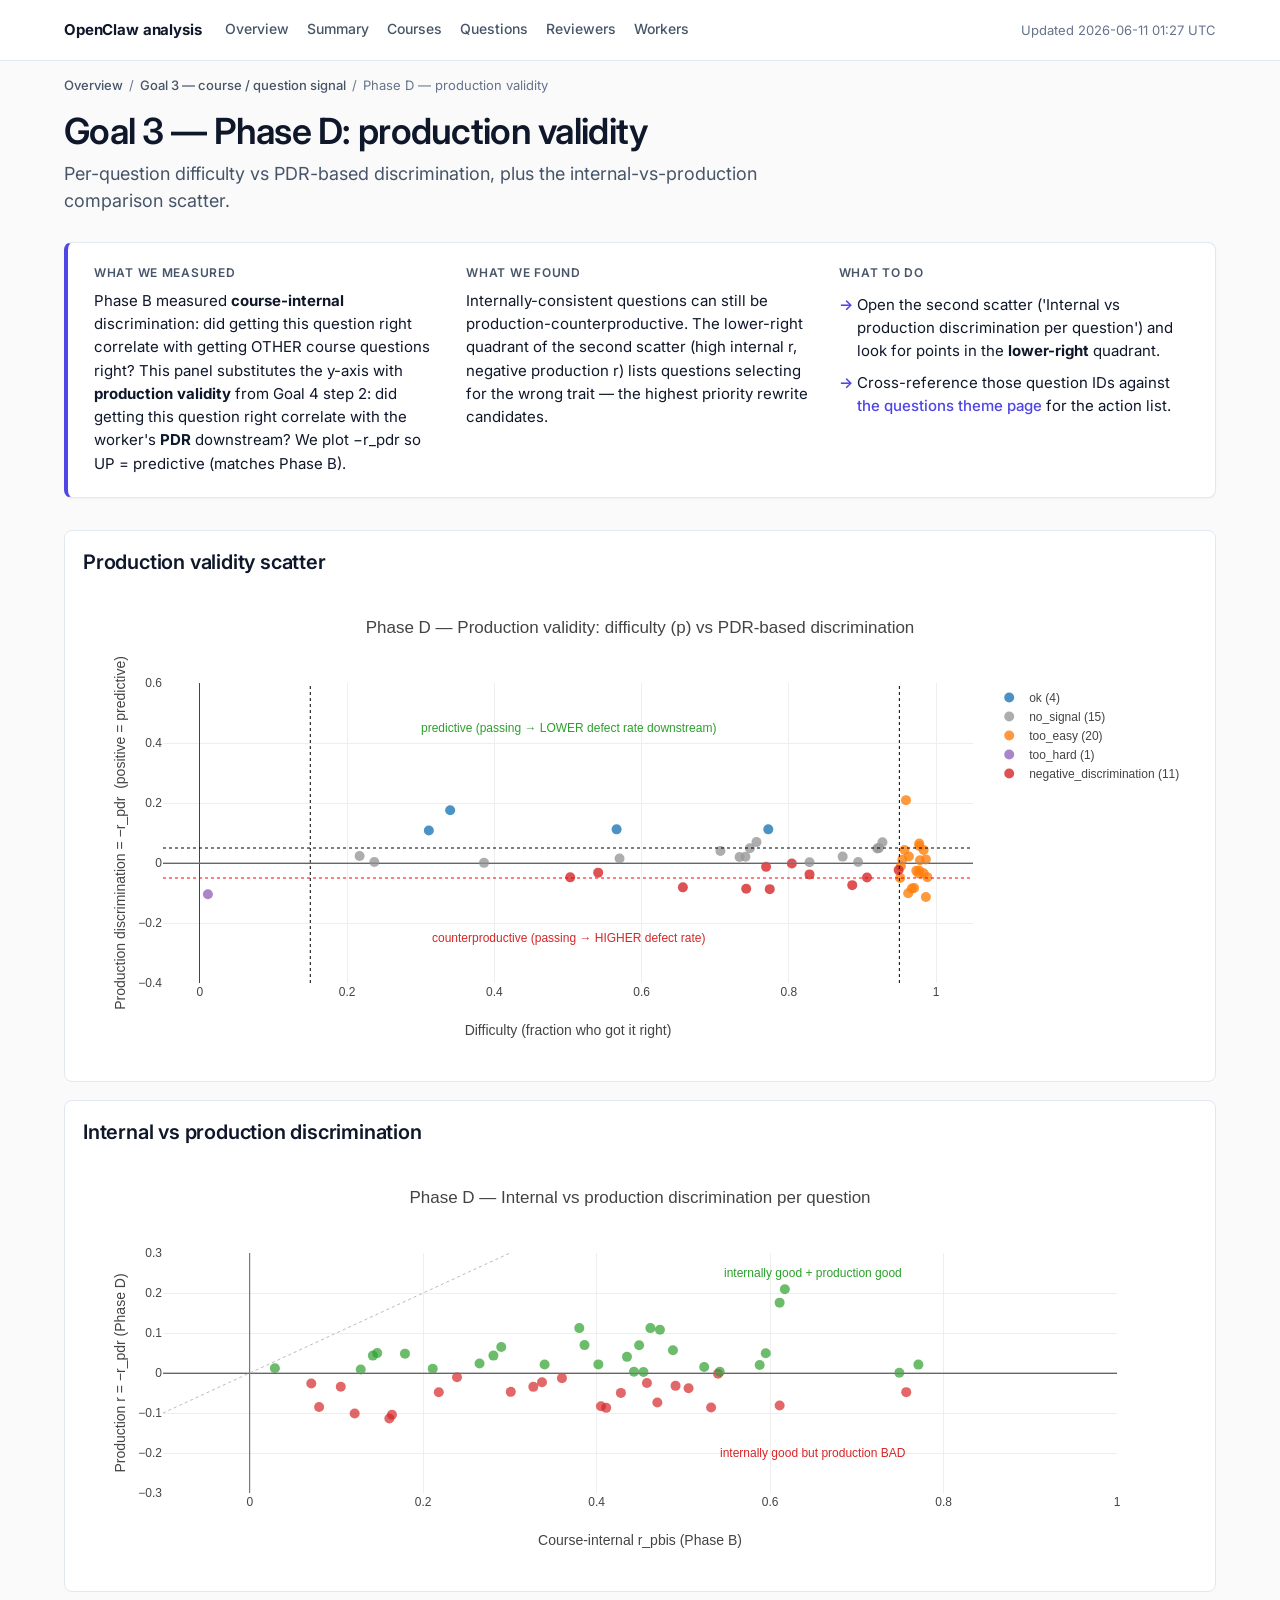
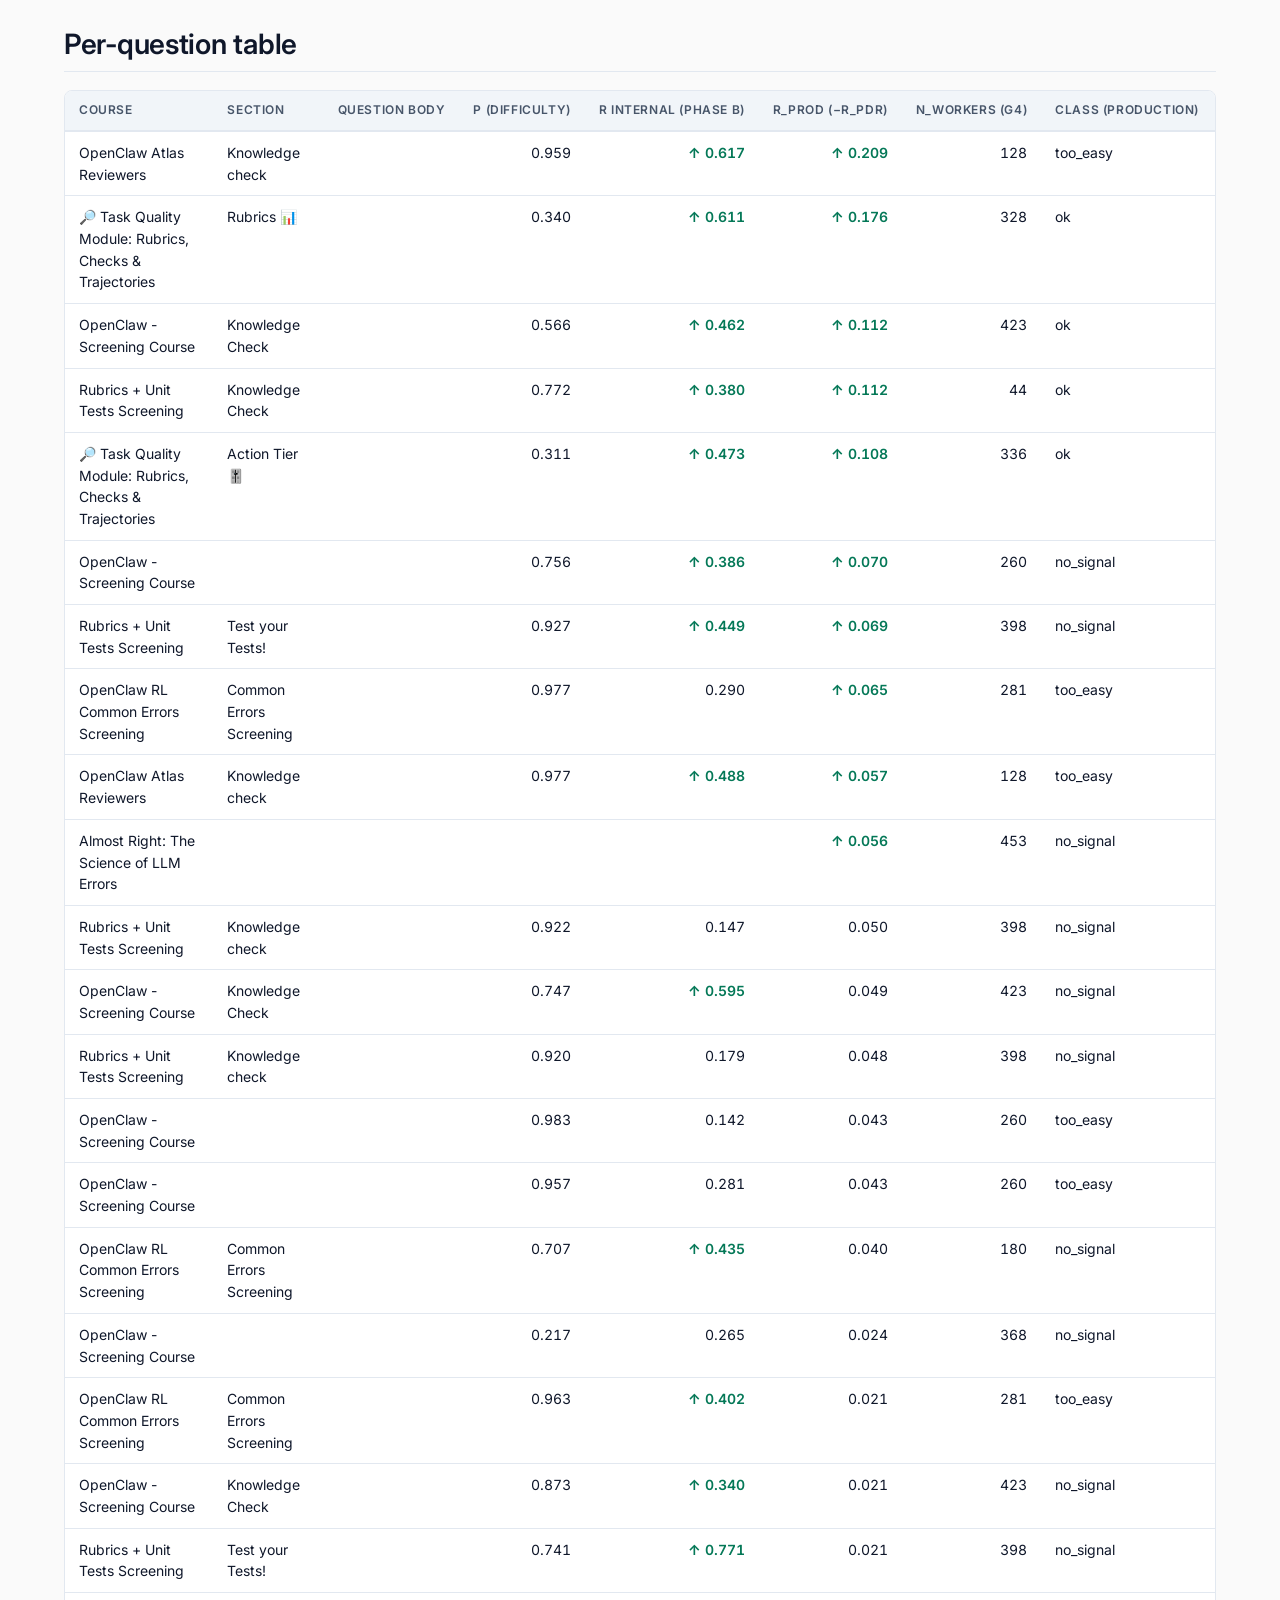
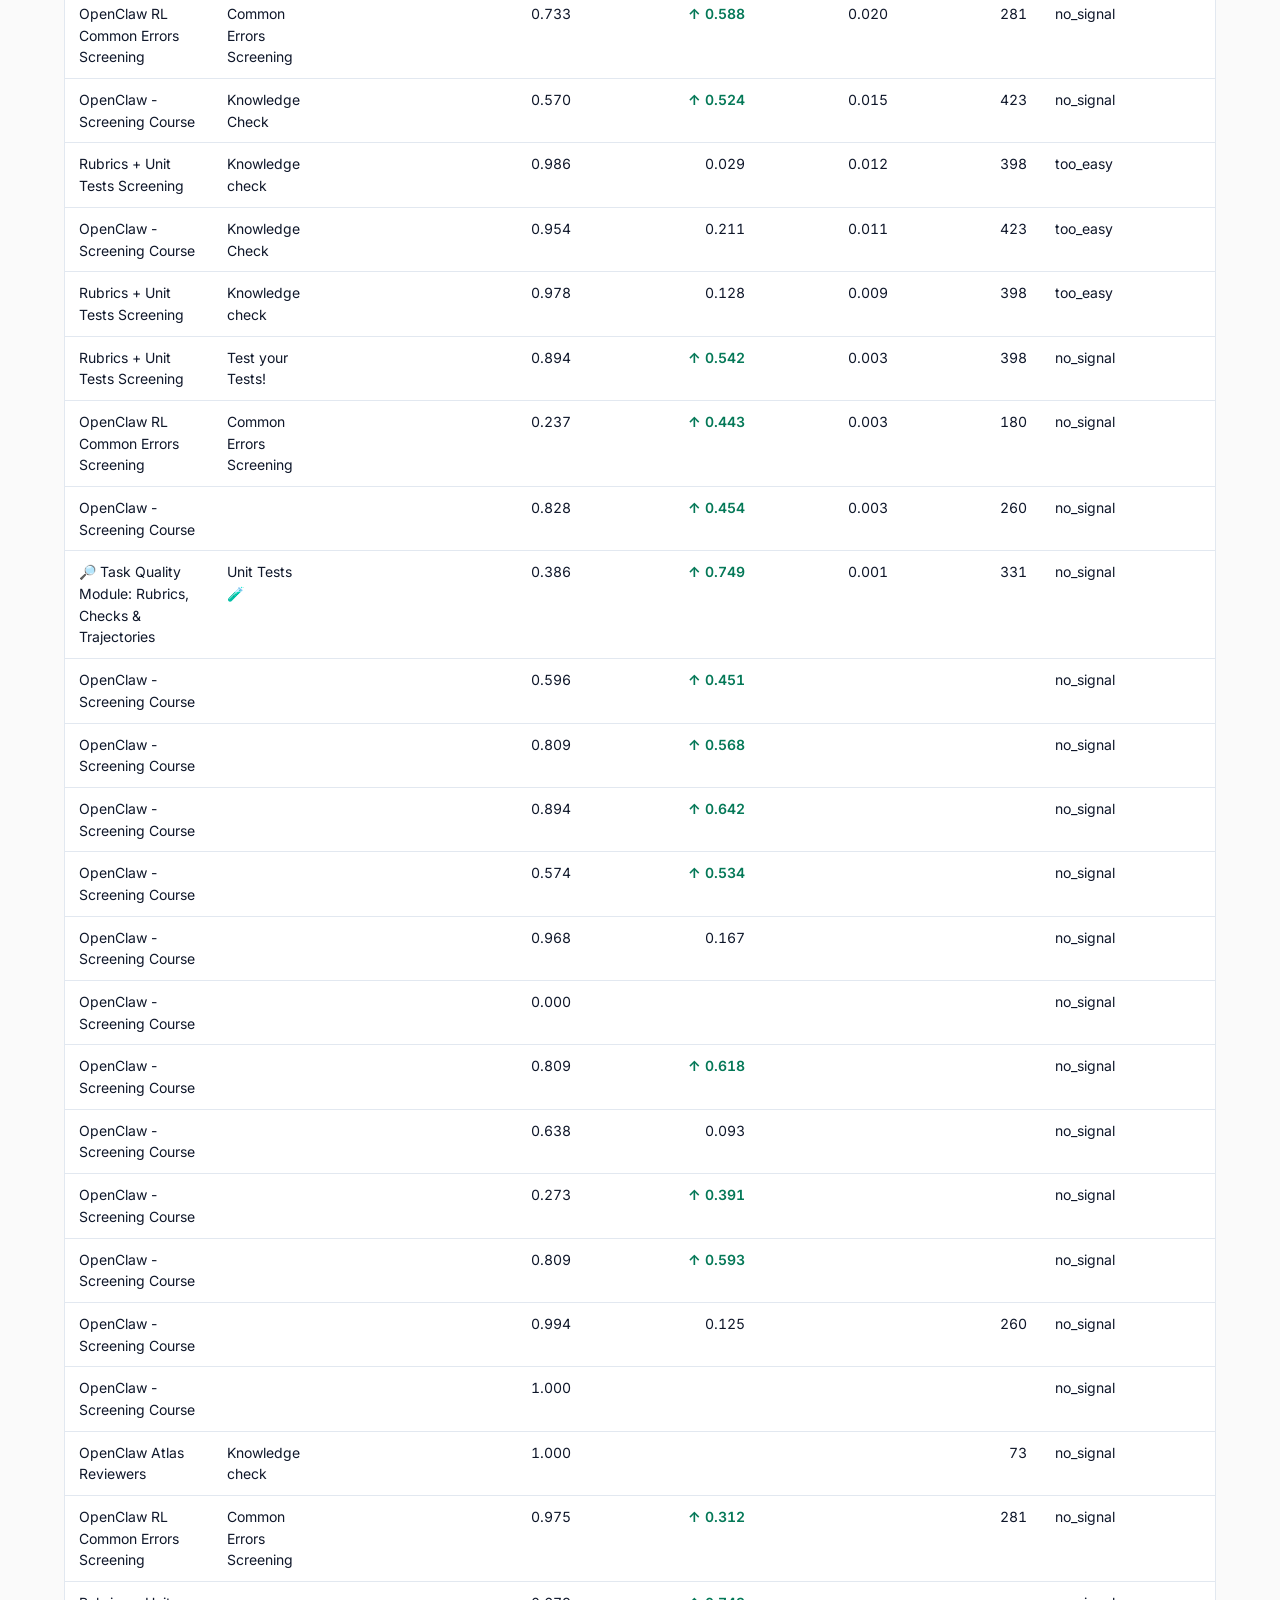
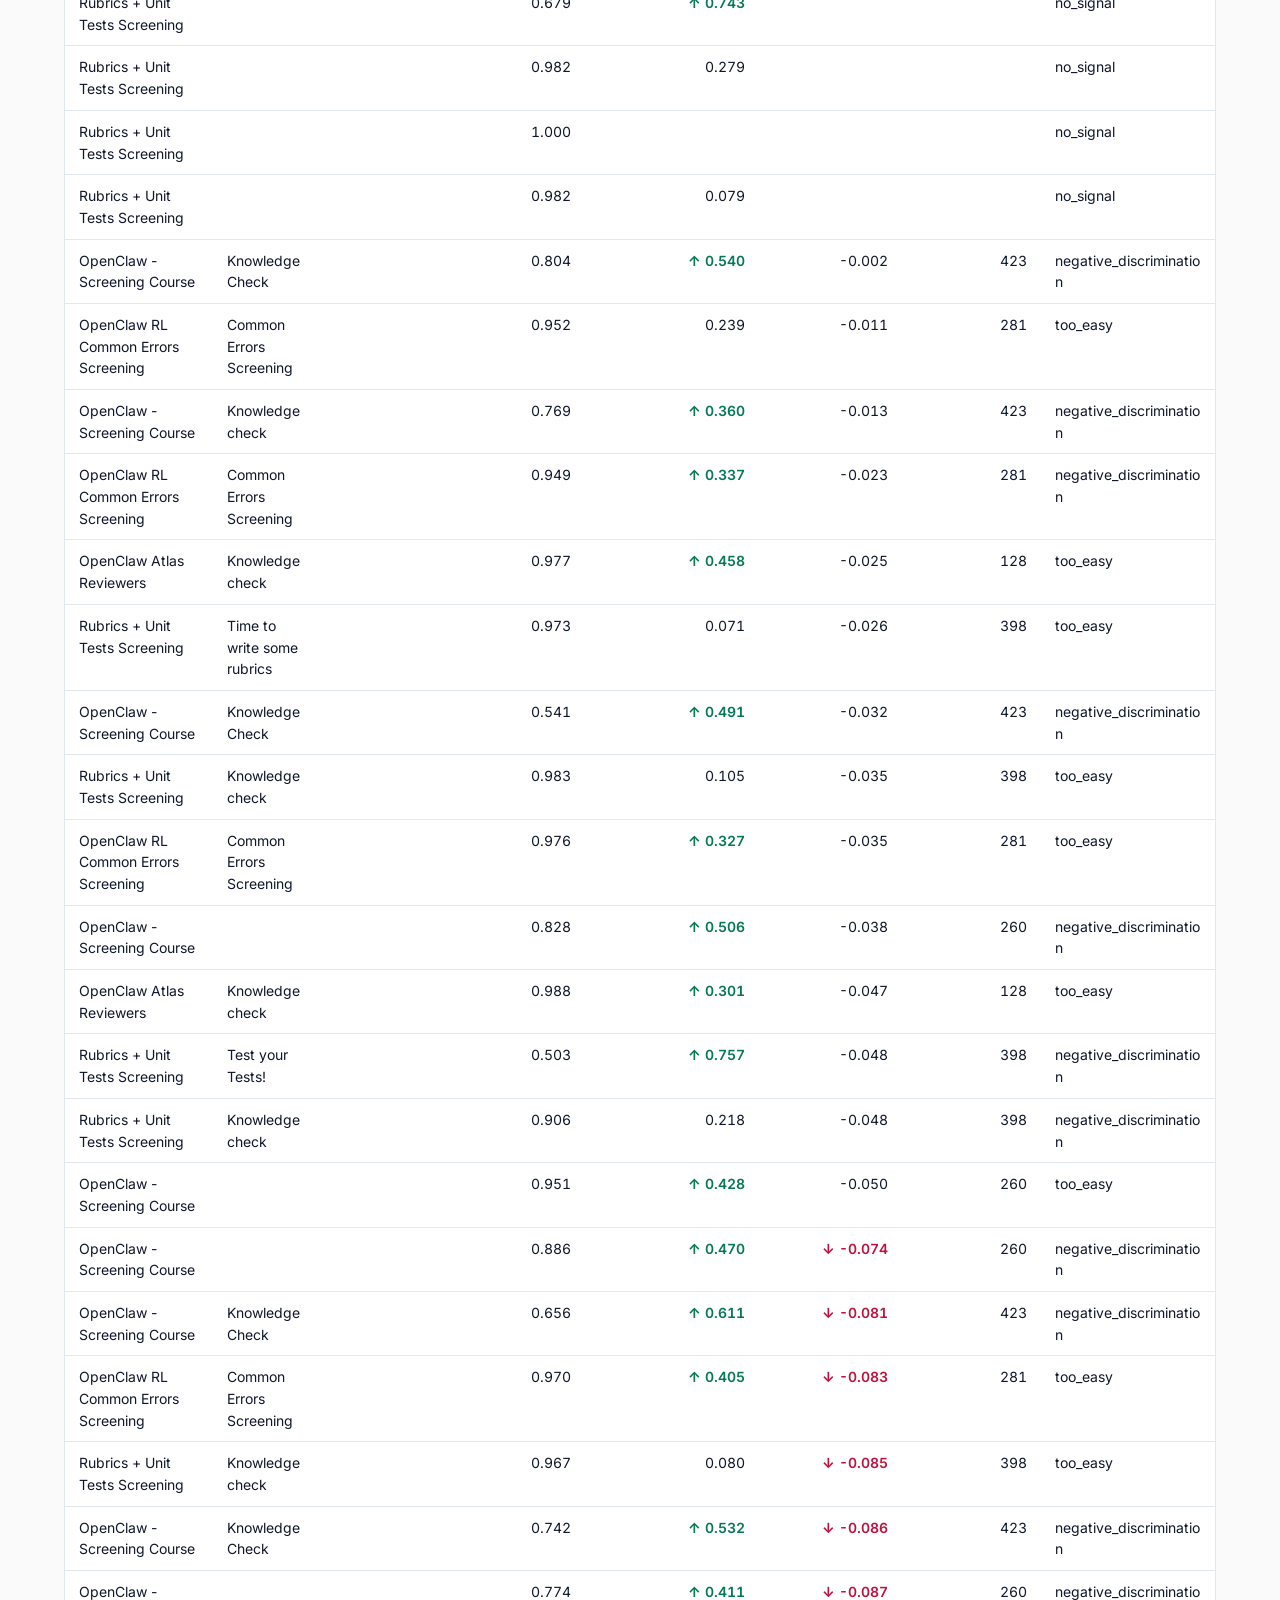
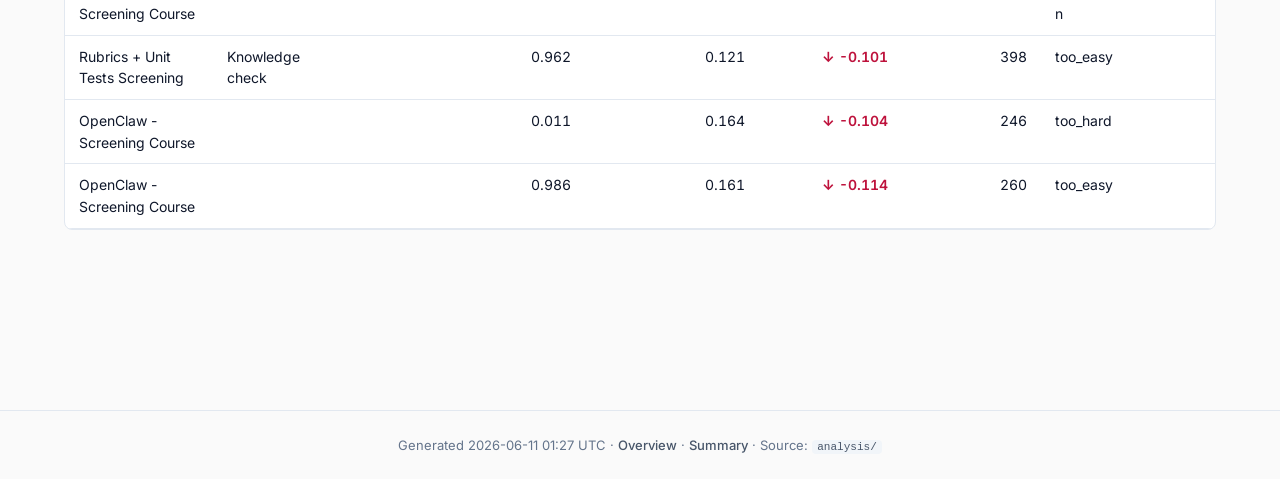
<file: g3_production_validity.html>
<!DOCTYPE html>
<html lang="en">
<head>
<meta charset="utf-8">
<meta name="viewport" content="width=device-width, initial-scale=1">
<title>Goal 3 — Phase D: production validity</title>
<link rel="preconnect" href="https://fonts.googleapis.com">
<link rel="preconnect" href="https://fonts.gstatic.com" crossorigin>
<link rel="stylesheet" href="https://fonts.googleapis.com/css2?family=Inter:wght@400;500;600;700&display=swap">
<link rel="stylesheet" href="_assets/design.css">

<script src="https://cdn.plot.ly/plotly-2.35.2.min.js"></script>
<style>
.table-wrap table { width: 100%; border-collapse: collapse; font-size: 14px; }
.table-wrap th { padding: 10px 14px; text-align: left;
  background: var(--color-surface-2); font-weight: 600; font-size: 12px;
  text-transform: uppercase; letter-spacing: 0.05em; color: var(--color-text-muted);
  border-bottom: 2px solid var(--color-border); white-space: nowrap; }
.table-wrap td { padding: 10px 14px; vertical-align: top; word-break: break-word;
  border-bottom: 1px solid var(--color-border); }
.table-wrap td.num { text-align: right; font-variant-numeric: tabular-nums; white-space: nowrap; }
.table-wrap td.good { color: var(--color-good); font-weight: 600; }
.table-wrap td.bad { color: var(--color-bad); font-weight: 600; }
.scatter-card { background: var(--color-surface); border: 1px solid var(--color-border);
  border-radius: var(--radius); padding: 18px; margin: 18px 0; }
.scatter-card h3 { margin-top: 0; }
</style>
</head>
<body>
<header class="site-header">
  <div class="site-header-inner">
    <a class="site-title" href="index.html">OpenClaw analysis</a>
    <nav class="site-nav" aria-label="Primary"><a class="" href="index.html">Overview</a><a class="" href="summary.html">Summary</a><a class="" href="themes/courses.html">Courses</a><a class="" href="themes/questions.html">Questions</a><a class="" href="themes/reviewers.html">Reviewers</a><a class="" href="themes/workers.html">Workers</a></nav>
    <span class="site-meta" title="2026-06-11T01:27+00:00">Updated 2026-06-11 01:27 UTC</span>
  </div>
</header>
<main class="page-shell">
<nav class="crumbs" aria-label="Breadcrumb"><a href="index.html">Overview</a><span class="sep">/</span><a href="g3.html">Goal 3 — course / question signal</a><span class="sep">/</span><span>Phase D — production validity</span></nav>
<header class="page-header">
  <h1>Goal 3 — Phase D: production validity</h1>
  <p class="lede">Per-question difficulty vs PDR-based discrimination, plus the
  internal-vs-production comparison scatter.</p>
</header>
<aside class="tldr" aria-label="Summary">
  <div class="tldr-grid">
    <div class="tldr-block">
      <h3>What we measured</h3>
      <p>Phase B measured <b>course-internal</b> discrimination: did getting this question right correlate with getting OTHER course questions right? This panel substitutes the y-axis with <b>production validity</b> from Goal 4 step 2: did getting this question right correlate with the worker's <b>PDR</b> downstream? We plot −r_pdr so UP = predictive (matches Phase B).</p>
    </div>
    <div class="tldr-block">
      <h3>What we found</h3>
      <p>Internally-consistent questions can still be production-counterproductive. The lower-right quadrant of the second scatter (high internal r, negative production r) lists questions selecting for the wrong trait — the highest priority rewrite candidates.</p>
    </div>
    <div class="tldr-block">
      <h3>What to do</h3>
      <ul><li>Open the second scatter ('Internal vs production discrimination per question') and look for points in the <b>lower-right</b> quadrant.</li><li>Cross-reference those question IDs against <a href="themes/questions.html#counterproductive">the questions theme page</a> for the action list.</li></ul>
    </div>
  </div>
</aside>
<section class="scatter-card">
  <h3>Production validity scatter</h3>
  <div id="prod_scatter"></div>
</section>
<section class="scatter-card">
  <h3>Internal vs production discrimination</h3>
  <div id="compare_scatter"></div>
</section>
<section class="section">
  <h2>Per-question table</h2>
  <div class="table-wrap">
    <table>
      <thead><tr>
        <th>Course</th><th>Section</th><th>Question body</th>
        <th>p (difficulty)</th><th>r internal (Phase B)</th><th>r_prod (−r_pdr)</th>
        <th>n_workers (G4)</th><th>class (production)</th>
      </tr></thead>
      <tbody><tr><td>OpenClaw Atlas Reviewers </td><td>Knowledge check</td><td></td><td class="num">0.959</td><td class="num good">0.617</td><td class="num good">0.209</td><td class="num">128</td><td>too_easy</td></tr><tr><td>🔎 Task Quality Module: Rubrics, Checks & Trajectories</td><td>Rubrics  📊</td><td></td><td class="num">0.340</td><td class="num good">0.611</td><td class="num good">0.176</td><td class="num">328</td><td>ok</td></tr><tr><td>OpenClaw - Screening Course</td><td>Knowledge Check</td><td></td><td class="num">0.566</td><td class="num good">0.462</td><td class="num good">0.112</td><td class="num">423</td><td>ok</td></tr><tr><td>Rubrics + Unit Tests Screening</td><td>Knowledge Check</td><td></td><td class="num">0.772</td><td class="num good">0.380</td><td class="num good">0.112</td><td class="num">44</td><td>ok</td></tr><tr><td>🔎 Task Quality Module: Rubrics, Checks & Trajectories</td><td>Action Tier 🎚️</td><td></td><td class="num">0.311</td><td class="num good">0.473</td><td class="num good">0.108</td><td class="num">336</td><td>ok</td></tr><tr><td>OpenClaw - Screening Course</td><td></td><td></td><td class="num">0.756</td><td class="num good">0.386</td><td class="num good">0.070</td><td class="num">260</td><td>no_signal</td></tr><tr><td>Rubrics + Unit Tests Screening</td><td>Test your Tests!</td><td></td><td class="num">0.927</td><td class="num good">0.449</td><td class="num good">0.069</td><td class="num">398</td><td>no_signal</td></tr><tr><td>OpenClaw RL Common Errors Screening</td><td>Common Errors Screening</td><td></td><td class="num">0.977</td><td class="num ">0.290</td><td class="num good">0.065</td><td class="num">281</td><td>too_easy</td></tr><tr><td>OpenClaw Atlas Reviewers </td><td>Knowledge check</td><td></td><td class="num">0.977</td><td class="num good">0.488</td><td class="num good">0.057</td><td class="num">128</td><td>too_easy</td></tr><tr><td>Almost Right: The Science of LLM Errors</td><td></td><td></td><td class="num"></td><td class="num "></td><td class="num good">0.056</td><td class="num">453</td><td>no_signal</td></tr><tr><td>Rubrics + Unit Tests Screening</td><td>Knowledge check</td><td></td><td class="num">0.922</td><td class="num ">0.147</td><td class="num ">0.050</td><td class="num">398</td><td>no_signal</td></tr><tr><td>OpenClaw - Screening Course</td><td>Knowledge Check</td><td></td><td class="num">0.747</td><td class="num good">0.595</td><td class="num ">0.049</td><td class="num">423</td><td>no_signal</td></tr><tr><td>Rubrics + Unit Tests Screening</td><td>Knowledge check</td><td></td><td class="num">0.920</td><td class="num ">0.179</td><td class="num ">0.048</td><td class="num">398</td><td>no_signal</td></tr><tr><td>OpenClaw - Screening Course</td><td></td><td></td><td class="num">0.983</td><td class="num ">0.142</td><td class="num ">0.043</td><td class="num">260</td><td>too_easy</td></tr><tr><td>OpenClaw - Screening Course</td><td></td><td></td><td class="num">0.957</td><td class="num ">0.281</td><td class="num ">0.043</td><td class="num">260</td><td>too_easy</td></tr><tr><td>OpenClaw RL Common Errors Screening</td><td>Common Errors Screening</td><td></td><td class="num">0.707</td><td class="num good">0.435</td><td class="num ">0.040</td><td class="num">180</td><td>no_signal</td></tr><tr><td>OpenClaw - Screening Course</td><td></td><td></td><td class="num">0.217</td><td class="num ">0.265</td><td class="num ">0.024</td><td class="num">368</td><td>no_signal</td></tr><tr><td>OpenClaw RL Common Errors Screening</td><td>Common Errors Screening</td><td></td><td class="num">0.963</td><td class="num good">0.402</td><td class="num ">0.021</td><td class="num">281</td><td>too_easy</td></tr><tr><td>OpenClaw - Screening Course</td><td>Knowledge Check</td><td></td><td class="num">0.873</td><td class="num good">0.340</td><td class="num ">0.021</td><td class="num">423</td><td>no_signal</td></tr><tr><td>Rubrics + Unit Tests Screening</td><td>Test your Tests!</td><td></td><td class="num">0.741</td><td class="num good">0.771</td><td class="num ">0.021</td><td class="num">398</td><td>no_signal</td></tr><tr><td>OpenClaw RL Common Errors Screening</td><td>Common Errors Screening</td><td></td><td class="num">0.733</td><td class="num good">0.588</td><td class="num ">0.020</td><td class="num">281</td><td>no_signal</td></tr><tr><td>OpenClaw - Screening Course</td><td>Knowledge Check</td><td></td><td class="num">0.570</td><td class="num good">0.524</td><td class="num ">0.015</td><td class="num">423</td><td>no_signal</td></tr><tr><td>Rubrics + Unit Tests Screening</td><td>Knowledge check</td><td></td><td class="num">0.986</td><td class="num ">0.029</td><td class="num ">0.012</td><td class="num">398</td><td>too_easy</td></tr><tr><td>OpenClaw - Screening Course</td><td>Knowledge Check</td><td></td><td class="num">0.954</td><td class="num ">0.211</td><td class="num ">0.011</td><td class="num">423</td><td>too_easy</td></tr><tr><td>Rubrics + Unit Tests Screening</td><td>Knowledge check</td><td></td><td class="num">0.978</td><td class="num ">0.128</td><td class="num ">0.009</td><td class="num">398</td><td>too_easy</td></tr><tr><td>Rubrics + Unit Tests Screening</td><td>Test your Tests!</td><td></td><td class="num">0.894</td><td class="num good">0.542</td><td class="num ">0.003</td><td class="num">398</td><td>no_signal</td></tr><tr><td>OpenClaw RL Common Errors Screening</td><td>Common Errors Screening</td><td></td><td class="num">0.237</td><td class="num good">0.443</td><td class="num ">0.003</td><td class="num">180</td><td>no_signal</td></tr><tr><td>OpenClaw - Screening Course</td><td></td><td></td><td class="num">0.828</td><td class="num good">0.454</td><td class="num ">0.003</td><td class="num">260</td><td>no_signal</td></tr><tr><td>🔎 Task Quality Module: Rubrics, Checks & Trajectories</td><td>Unit Tests  🧪</td><td></td><td class="num">0.386</td><td class="num good">0.749</td><td class="num ">0.001</td><td class="num">331</td><td>no_signal</td></tr><tr><td>OpenClaw - Screening Course</td><td></td><td></td><td class="num">0.596</td><td class="num good">0.451</td><td class="num "></td><td class="num"></td><td>no_signal</td></tr><tr><td>OpenClaw - Screening Course</td><td></td><td></td><td class="num">0.809</td><td class="num good">0.568</td><td class="num "></td><td class="num"></td><td>no_signal</td></tr><tr><td>OpenClaw - Screening Course</td><td></td><td></td><td class="num">0.894</td><td class="num good">0.642</td><td class="num "></td><td class="num"></td><td>no_signal</td></tr><tr><td>OpenClaw - Screening Course</td><td></td><td></td><td class="num">0.574</td><td class="num good">0.534</td><td class="num "></td><td class="num"></td><td>no_signal</td></tr><tr><td>OpenClaw - Screening Course</td><td></td><td></td><td class="num">0.968</td><td class="num ">0.167</td><td class="num "></td><td class="num"></td><td>no_signal</td></tr><tr><td>OpenClaw - Screening Course</td><td></td><td></td><td class="num">0.000</td><td class="num "></td><td class="num "></td><td class="num"></td><td>no_signal</td></tr><tr><td>OpenClaw - Screening Course</td><td></td><td></td><td class="num">0.809</td><td class="num good">0.618</td><td class="num "></td><td class="num"></td><td>no_signal</td></tr><tr><td>OpenClaw - Screening Course</td><td></td><td></td><td class="num">0.638</td><td class="num ">0.093</td><td class="num "></td><td class="num"></td><td>no_signal</td></tr><tr><td>OpenClaw - Screening Course</td><td></td><td></td><td class="num">0.273</td><td class="num good">0.391</td><td class="num "></td><td class="num"></td><td>no_signal</td></tr><tr><td>OpenClaw - Screening Course</td><td></td><td></td><td class="num">0.809</td><td class="num good">0.593</td><td class="num "></td><td class="num"></td><td>no_signal</td></tr><tr><td>OpenClaw - Screening Course</td><td></td><td></td><td class="num">0.994</td><td class="num ">0.125</td><td class="num "></td><td class="num">260</td><td>no_signal</td></tr><tr><td>OpenClaw - Screening Course</td><td></td><td></td><td class="num">1.000</td><td class="num "></td><td class="num "></td><td class="num"></td><td>no_signal</td></tr><tr><td>OpenClaw Atlas Reviewers </td><td>Knowledge check</td><td></td><td class="num">1.000</td><td class="num "></td><td class="num "></td><td class="num">73</td><td>no_signal</td></tr><tr><td>OpenClaw RL Common Errors Screening</td><td>Common Errors Screening</td><td></td><td class="num">0.975</td><td class="num good">0.312</td><td class="num "></td><td class="num">281</td><td>no_signal</td></tr><tr><td>Rubrics + Unit Tests Screening</td><td></td><td></td><td class="num">0.679</td><td class="num good">0.743</td><td class="num "></td><td class="num"></td><td>no_signal</td></tr><tr><td>Rubrics + Unit Tests Screening</td><td></td><td></td><td class="num">0.982</td><td class="num ">0.279</td><td class="num "></td><td class="num"></td><td>no_signal</td></tr><tr><td>Rubrics + Unit Tests Screening</td><td></td><td></td><td class="num">1.000</td><td class="num "></td><td class="num "></td><td class="num"></td><td>no_signal</td></tr><tr><td>Rubrics + Unit Tests Screening</td><td></td><td></td><td class="num">0.982</td><td class="num ">0.079</td><td class="num "></td><td class="num"></td><td>no_signal</td></tr><tr><td>OpenClaw - Screening Course</td><td>Knowledge Check</td><td></td><td class="num">0.804</td><td class="num good">0.540</td><td class="num ">-0.002</td><td class="num">423</td><td>negative_discrimination</td></tr><tr><td>OpenClaw RL Common Errors Screening</td><td>Common Errors Screening</td><td></td><td class="num">0.952</td><td class="num ">0.239</td><td class="num ">-0.011</td><td class="num">281</td><td>too_easy</td></tr><tr><td>OpenClaw - Screening Course</td><td>Knowledge check</td><td></td><td class="num">0.769</td><td class="num good">0.360</td><td class="num ">-0.013</td><td class="num">423</td><td>negative_discrimination</td></tr><tr><td>OpenClaw RL Common Errors Screening</td><td>Common Errors Screening</td><td></td><td class="num">0.949</td><td class="num good">0.337</td><td class="num ">-0.023</td><td class="num">281</td><td>negative_discrimination</td></tr><tr><td>OpenClaw Atlas Reviewers </td><td>Knowledge check</td><td></td><td class="num">0.977</td><td class="num good">0.458</td><td class="num ">-0.025</td><td class="num">128</td><td>too_easy</td></tr><tr><td>Rubrics + Unit Tests Screening</td><td>Time to write some rubrics</td><td></td><td class="num">0.973</td><td class="num ">0.071</td><td class="num ">-0.026</td><td class="num">398</td><td>too_easy</td></tr><tr><td>OpenClaw - Screening Course</td><td>Knowledge Check</td><td></td><td class="num">0.541</td><td class="num good">0.491</td><td class="num ">-0.032</td><td class="num">423</td><td>negative_discrimination</td></tr><tr><td>Rubrics + Unit Tests Screening</td><td>Knowledge check</td><td></td><td class="num">0.983</td><td class="num ">0.105</td><td class="num ">-0.035</td><td class="num">398</td><td>too_easy</td></tr><tr><td>OpenClaw RL Common Errors Screening</td><td>Common Errors Screening</td><td></td><td class="num">0.976</td><td class="num good">0.327</td><td class="num ">-0.035</td><td class="num">281</td><td>too_easy</td></tr><tr><td>OpenClaw - Screening Course</td><td></td><td></td><td class="num">0.828</td><td class="num good">0.506</td><td class="num ">-0.038</td><td class="num">260</td><td>negative_discrimination</td></tr><tr><td>OpenClaw Atlas Reviewers </td><td>Knowledge check</td><td></td><td class="num">0.988</td><td class="num good">0.301</td><td class="num ">-0.047</td><td class="num">128</td><td>too_easy</td></tr><tr><td>Rubrics + Unit Tests Screening</td><td>Test your Tests!</td><td></td><td class="num">0.503</td><td class="num good">0.757</td><td class="num ">-0.048</td><td class="num">398</td><td>negative_discrimination</td></tr><tr><td>Rubrics + Unit Tests Screening</td><td>Knowledge check</td><td></td><td class="num">0.906</td><td class="num ">0.218</td><td class="num ">-0.048</td><td class="num">398</td><td>negative_discrimination</td></tr><tr><td>OpenClaw - Screening Course</td><td></td><td></td><td class="num">0.951</td><td class="num good">0.428</td><td class="num ">-0.050</td><td class="num">260</td><td>too_easy</td></tr><tr><td>OpenClaw - Screening Course</td><td></td><td></td><td class="num">0.886</td><td class="num good">0.470</td><td class="num bad">-0.074</td><td class="num">260</td><td>negative_discrimination</td></tr><tr><td>OpenClaw - Screening Course</td><td>Knowledge Check</td><td></td><td class="num">0.656</td><td class="num good">0.611</td><td class="num bad">-0.081</td><td class="num">423</td><td>negative_discrimination</td></tr><tr><td>OpenClaw RL Common Errors Screening</td><td>Common Errors Screening</td><td></td><td class="num">0.970</td><td class="num good">0.405</td><td class="num bad">-0.083</td><td class="num">281</td><td>too_easy</td></tr><tr><td>Rubrics + Unit Tests Screening</td><td>Knowledge check</td><td></td><td class="num">0.967</td><td class="num ">0.080</td><td class="num bad">-0.085</td><td class="num">398</td><td>too_easy</td></tr><tr><td>OpenClaw - Screening Course</td><td>Knowledge Check</td><td></td><td class="num">0.742</td><td class="num good">0.532</td><td class="num bad">-0.086</td><td class="num">423</td><td>negative_discrimination</td></tr><tr><td>OpenClaw - Screening Course</td><td></td><td></td><td class="num">0.774</td><td class="num good">0.411</td><td class="num bad">-0.087</td><td class="num">260</td><td>negative_discrimination</td></tr><tr><td>Rubrics + Unit Tests Screening</td><td>Knowledge check</td><td></td><td class="num">0.962</td><td class="num ">0.121</td><td class="num bad">-0.101</td><td class="num">398</td><td>too_easy</td></tr><tr><td>OpenClaw - Screening Course</td><td></td><td></td><td class="num">0.011</td><td class="num ">0.164</td><td class="num bad">-0.104</td><td class="num">246</td><td>too_hard</td></tr><tr><td>OpenClaw - Screening Course</td><td></td><td></td><td class="num">0.986</td><td class="num ">0.161</td><td class="num bad">-0.114</td><td class="num">260</td><td>too_easy</td></tr></tbody>
    </table>
  </div>
</section>
<script>
Plotly.newPlot('prod_scatter', [{"type": "scatter", "mode": "markers", "x": [0.566, 0.772, 0.311, 0.34], "y": [0.1122, 0.1122, 0.1081, 0.1759], "name": "ok (4)", "text": ["OpenClaw - Screening Course<br><br>n_workers=423<br>r_pdr=-0.112<br>CI(prod)=[0.017, 0.2053]", "Rubrics + Unit Tests Screening<br><br>n_workers=44<br>r_pdr=-0.112<br>CI(prod)=[-0.191, 0.3959]", "\ud83d\udd0e Task Quality Module: Rubrics, Checks & Trajectories<br><br>n_workers=336<br>r_pdr=-0.108<br>CI(prod)=[0.0011, 0.2126]", "\ud83d\udd0e Task Quality Module: Rubrics, Checks & Trajectories<br><br>n_workers=328<br>r_pdr=-0.176<br>CI(prod)=[0.0689, 0.2789]"], "hovertemplate": "<b>%{text}</b><br>p=%{x:.2f}, r_prod=%{y:.3f}<extra></extra>", "marker": {"size": 10, "color": "#1f77b4", "opacity": 0.8}}, {"type": "scatter", "mode": "markers", "x": [0.57, 0.873, 0.828, 0.747, 0.217, 0.756, 0.707, 0.237, 0.733, 0.927, 0.92, 0.894, 0.741, 0.922, 0.386], "y": [0.0152, 0.0213, 0.0027, 0.0493, 0.0236, 0.0697, 0.0404, 0.0032, 0.0199, 0.0693, 0.0484, 0.0033, 0.021, 0.0497, 0.0005], "name": "no_signal (15)", "text": ["OpenClaw - Screening Course<br><br>n_workers=423<br>r_pdr=-0.015<br>CI(prod)=[-0.0803, 0.1104]", "OpenClaw - Screening Course<br><br>n_workers=423<br>r_pdr=-0.021<br>CI(prod)=[-0.0742, 0.1164]", "OpenClaw - Screening Course<br><br>n_workers=260<br>r_pdr=-0.003<br>CI(prod)=[-0.119, 0.1243]", "OpenClaw - Screening Course<br><br>n_workers=423<br>r_pdr=-0.049<br>CI(prod)=[-0.0463, 0.144]", "OpenClaw - Screening Course<br><br>n_workers=368<br>r_pdr=-0.024<br>CI(prod)=[-0.0788, 0.1255]", "OpenClaw - Screening Course<br><br>n_workers=260<br>r_pdr=-0.070<br>CI(prod)=[-0.0524, 0.1897]", "OpenClaw RL Common Errors Screening<br><br>n_workers=180<br>r_pdr=-0.040<br>CI(prod)=[-0.1065, 0.1856]", "OpenClaw RL Common Errors Screening<br><br>n_workers=180<br>r_pdr=-0.003<br>CI(prod)=[-0.1431, 0.1494]", "OpenClaw RL Common Errors Screening<br><br>n_workers=281<br>r_pdr=-0.020<br>CI(prod)=[-0.0973, 0.1366]", "Rubrics + Unit Tests Screening<br><br>n_workers=398<br>r_pdr=-0.069<br>CI(prod)=[-0.0292, 0.1665]", "Rubrics + Unit Tests Screening<br><br>n_workers=398<br>r_pdr=-0.048<br>CI(prod)=[-0.0501, 0.146]", "Rubrics + Unit Tests Screening<br><br>n_workers=398<br>r_pdr=-0.003<br>CI(prod)=[-0.095, 0.1016]", "Rubrics + Unit Tests Screening<br><br>n_workers=398<br>r_pdr=-0.021<br>CI(prod)=[-0.0775, 0.1191]", "Rubrics + Unit Tests Screening<br><br>n_workers=398<br>r_pdr=-0.050<br>CI(prod)=[-0.0488, 0.1473]", "\ud83d\udd0e Task Quality Module: Rubrics, Checks & Trajectories<br><br>n_workers=331<br>r_pdr=-0.001<br>CI(prod)=[-0.1073, 0.1083]"], "hovertemplate": "<b>%{text}</b><br>p=%{x:.2f}, r_prod=%{y:.3f}<extra></extra>", "marker": {"size": 10, "color": "#999", "opacity": 0.8}}, {"type": "scatter", "mode": "markers", "x": [0.954, 0.983, 0.986, 0.957, 0.951, 0.959, 0.977, 0.988, 0.977, 0.97, 0.952, 0.976, 0.977, 0.963, 0.978, 0.967, 0.962, 0.986, 0.973, 0.983], "y": [0.0108, 0.0435, -0.1136, 0.0435, -0.0497, 0.2095, 0.0568, -0.0471, -0.0248, -0.0831, -0.0107, -0.0346, 0.0649, 0.0215, 0.0089, -0.0851, -0.1011, 0.012, -0.0262, -0.0345], "name": "too_easy (20)", "text": ["OpenClaw - Screening Course<br><br>n_workers=423<br>r_pdr=-0.011<br>CI(prod)=[-0.0846, 0.106]", "OpenClaw - Screening Course<br><br>n_workers=260<br>r_pdr=-0.043<br>CI(prod)=[-0.0786, 0.1643]", "OpenClaw - Screening Course<br><br>n_workers=260<br>r_pdr=+0.114<br>CI(prod)=[-0.232, 0.0082]", "OpenClaw - Screening Course<br><br>n_workers=260<br>r_pdr=-0.043<br>CI(prod)=[-0.0786, 0.1643]", "OpenClaw - Screening Course<br><br>n_workers=260<br>r_pdr=+0.050<br>CI(prod)=[-0.1703, 0.0724]", "OpenClaw Atlas Reviewers <br><br>n_workers=128<br>r_pdr=-0.209<br>CI(prod)=[0.0373, 0.3696]", "OpenClaw Atlas Reviewers <br><br>n_workers=128<br>r_pdr=-0.057<br>CI(prod)=[-0.1179, 0.2281]", "OpenClaw Atlas Reviewers <br><br>n_workers=128<br>r_pdr=+0.047<br>CI(prod)=[-0.2188, 0.1275]", "OpenClaw Atlas Reviewers <br><br>n_workers=128<br>r_pdr=+0.025<br>CI(prod)=[-0.1975, 0.1494]", "OpenClaw RL Common Errors Screening<br><br>n_workers=281<br>r_pdr=+0.083<br>CI(prod)=[-0.1982, 0.0342]", "OpenClaw RL Common Errors Screening<br><br>n_workers=281<br>r_pdr=+0.011<br>CI(prod)=[-0.1276, 0.1064]", "OpenClaw RL Common Errors Screening<br><br>n_workers=281<br>r_pdr=+0.035<br>CI(prod)=[-0.151, 0.0827]", "OpenClaw RL Common Errors Screening<br><br>n_workers=281<br>r_pdr=-0.065<br>CI(prod)=[-0.0525, 0.1805]", "OpenClaw RL Common Errors Screening<br><br>n_workers=281<br>r_pdr=-0.021<br>CI(prod)=[-0.0958, 0.1382]", "Rubrics + Unit Tests Screening<br><br>n_workers=398<br>r_pdr=-0.009<br>CI(prod)=[-0.0895, 0.1071]", "Rubrics + Unit Tests Screening<br><br>n_workers=398<br>r_pdr=+0.085<br>CI(prod)=[-0.1819, 0.0133]", "Rubrics + Unit Tests Screening<br><br>n_workers=398<br>r_pdr=+0.101<br>CI(prod)=[-0.1974, -0.0028]", "Rubrics + Unit Tests Screening<br><br>n_workers=398<br>r_pdr=-0.012<br>CI(prod)=[-0.0864, 0.1102]", "Rubrics + Unit Tests Screening<br><br>n_workers=398<br>r_pdr=+0.026<br>CI(prod)=[-0.1242, 0.0723]", "Rubrics + Unit Tests Screening<br><br>n_workers=398<br>r_pdr=+0.035<br>CI(prod)=[-0.1323, 0.064]"], "hovertemplate": "<b>%{text}</b><br>p=%{x:.2f}, r_prod=%{y:.3f}<extra></extra>", "marker": {"size": 10, "color": "#ff7f0e", "opacity": 0.8}}, {"type": "scatter", "mode": "markers", "x": [0.011], "y": [-0.1044], "name": "too_hard (1)", "text": ["OpenClaw - Screening Course<br><br>n_workers=246<br>r_pdr=+0.104<br>CI(prod)=[-0.2265, 0.0209]"], "hovertemplate": "<b>%{text}</b><br>p=%{x:.2f}, r_prod=%{y:.3f}<extra></extra>", "marker": {"size": 10, "color": "#9467bd", "opacity": 0.8}}, {"type": "scatter", "mode": "markers", "x": [0.886, 0.804, 0.828, 0.769, 0.774, 0.742, 0.656, 0.541, 0.949, 0.503, 0.906], "y": [-0.0738, -0.0017, -0.038, -0.0129, -0.0871, -0.0861, -0.0812, -0.0321, -0.0233, -0.0479, -0.0482], "name": "negative_discrimination (11)", "text": ["OpenClaw - Screening Course<br><br>n_workers=260<br>r_pdr=+0.074<br>CI(prod)=[-0.1937, 0.0483]", "OpenClaw - Screening Course<br><br>n_workers=423<br>r_pdr=+0.002<br>CI(prod)=[-0.097, 0.0937]", "OpenClaw - Screening Course<br><br>n_workers=260<br>r_pdr=+0.038<br>CI(prod)=[-0.1589, 0.084]", "OpenClaw - Screening Course<br><br>n_workers=423<br>r_pdr=+0.013<br>CI(prod)=[-0.1081, 0.0825]", "OpenClaw - Screening Course<br><br>n_workers=260<br>r_pdr=+0.087<br>CI(prod)=[-0.2066, 0.0349]", "OpenClaw - Screening Course<br><br>n_workers=423<br>r_pdr=+0.086<br>CI(prod)=[-0.18, 0.0093]", "OpenClaw - Screening Course<br><br>n_workers=423<br>r_pdr=+0.081<br>CI(prod)=[-0.1752, 0.0143]", "OpenClaw - Screening Course<br><br>n_workers=423<br>r_pdr=+0.032<br>CI(prod)=[-0.1271, 0.0634]", "OpenClaw RL Common Errors Screening<br><br>n_workers=281<br>r_pdr=+0.023<br>CI(prod)=[-0.1399, 0.094]", "Rubrics + Unit Tests Screening<br><br>n_workers=398<br>r_pdr=+0.048<br>CI(prod)=[-0.1455, 0.0506]", "Rubrics + Unit Tests Screening<br><br>n_workers=398<br>r_pdr=+0.048<br>CI(prod)=[-0.1458, 0.0503]"], "hovertemplate": "<b>%{text}</b><br>p=%{x:.2f}, r_prod=%{y:.3f}<extra></extra>", "marker": {"size": 10, "color": "#d62728", "opacity": 0.8}}], {"title": {"text": "Phase D \u2014 Production validity: difficulty (p) vs PDR-based discrimination"}, "xaxis": {"title": "Difficulty (fraction who got it right)", "range": [-0.05, 1.05]}, "yaxis": {"title": "Production discrimination = \u2212r_pdr  (positive = predictive)", "range": [-0.4, 0.6]}, "shapes": [{"type": "line", "x0": 0.95, "x1": 0.95, "y0": -0.4, "y1": 0.6, "line": {"dash": "dot", "width": 1}}, {"type": "line", "x0": 0.15, "x1": 0.15, "y0": -0.4, "y1": 0.6, "line": {"dash": "dot", "width": 1}}, {"type": "line", "x0": -0.05, "x1": 1.05, "y0": 0.05, "y1": 0.05, "line": {"dash": "dot", "width": 1}}, {"type": "line", "x0": -0.05, "x1": 1.05, "y0": -0.05, "y1": -0.05, "line": {"dash": "dot", "width": 1, "color": "red"}}, {"type": "line", "x0": -0.05, "x1": 1.05, "y0": 0, "y1": 0, "line": {"width": 1, "color": "#888"}}], "annotations": [{"x": 0.5, "y": 0.45, "text": "predictive (passing \u2192 LOWER defect rate downstream)", "showarrow": false, "font": {"color": "#2ca02c"}}, {"x": 0.5, "y": -0.25, "text": "counterproductive (passing \u2192 HIGHER defect rate)", "showarrow": false, "font": {"color": "#d62728"}}], "height": 480, "hovermode": "closest"}, {responsive: true, displaylogo: false});
Plotly.newPlot('compare_scatter', [{"type": "scatter", "mode": "markers", "x": [0.164, 0.524, 0.47, 0.211, 0.34, 0.54, 0.142, 0.506, 0.161, 0.36, 0.281, 0.411, 0.454, 0.595, 0.428, 0.265, 0.532, 0.611, 0.462, 0.386, 0.491, 0.617, 0.488, 0.301, 0.458, 0.405, 0.239, 0.327, 0.337, 0.29, 0.435, 0.402, 0.443, 0.588, 0.128, 0.08, 0.449, 0.121, 0.179, 0.542, 0.029, 0.757, 0.071, 0.38, 0.105, 0.218, 0.771, 0.147, 0.473, 0.611, 0.749], "y": [-0.1044, 0.0152, -0.0738, 0.0108, 0.0213, -0.0017, 0.0435, -0.038, -0.1136, -0.0129, 0.0435, -0.0871, 0.0027, 0.0493, -0.0497, 0.0236, -0.0861, -0.0812, 0.1122, 0.0697, -0.0321, 0.2095, 0.0568, -0.0471, -0.0248, -0.0831, -0.0107, -0.0346, -0.0233, 0.0649, 0.0404, 0.0215, 0.0032, 0.0199, 0.0089, -0.0851, 0.0693, -0.1011, 0.0484, 0.0033, 0.012, -0.0479, -0.0262, 0.1122, -0.0345, -0.0482, 0.021, 0.0497, 0.1081, 0.1759, 0.0005], "text": ["OpenClaw - Screening Course<br>", "OpenClaw - Screening Course<br>", "OpenClaw - Screening Course<br>", "OpenClaw - Screening Course<br>", "OpenClaw - Screening Course<br>", "OpenClaw - Screening Course<br>", "OpenClaw - Screening Course<br>", "OpenClaw - Screening Course<br>", "OpenClaw - Screening Course<br>", "OpenClaw - Screening Course<br>", "OpenClaw - Screening Course<br>", "OpenClaw - Screening Course<br>", "OpenClaw - Screening Course<br>", "OpenClaw - Screening Course<br>", "OpenClaw - Screening Course<br>", "OpenClaw - Screening Course<br>", "OpenClaw - Screening Course<br>", "OpenClaw - Screening Course<br>", "OpenClaw - Screening Course<br>", "OpenClaw - Screening Course<br>", "OpenClaw - Screening Course<br>", "OpenClaw Atlas Reviewers <br>", "OpenClaw Atlas Reviewers <br>", "OpenClaw Atlas Reviewers <br>", "OpenClaw Atlas Reviewers <br>", "OpenClaw RL Common Errors Screening<br>", "OpenClaw RL Common Errors Screening<br>", "OpenClaw RL Common Errors Screening<br>", "OpenClaw RL Common Errors Screening<br>", "OpenClaw RL Common Errors Screening<br>", "OpenClaw RL Common Errors Screening<br>", "OpenClaw RL Common Errors Screening<br>", "OpenClaw RL Common Errors Screening<br>", "OpenClaw RL Common Errors Screening<br>", "Rubrics + Unit Tests Screening<br>", "Rubrics + Unit Tests Screening<br>", "Rubrics + Unit Tests Screening<br>", "Rubrics + Unit Tests Screening<br>", "Rubrics + Unit Tests Screening<br>", "Rubrics + Unit Tests Screening<br>", "Rubrics + Unit Tests Screening<br>", "Rubrics + Unit Tests Screening<br>", "Rubrics + Unit Tests Screening<br>", "Rubrics + Unit Tests Screening<br>", "Rubrics + Unit Tests Screening<br>", "Rubrics + Unit Tests Screening<br>", "Rubrics + Unit Tests Screening<br>", "Rubrics + Unit Tests Screening<br>", "\ud83d\udd0e Task Quality Module: Rubrics, Checks & Trajectories<br>", "\ud83d\udd0e Task Quality Module: Rubrics, Checks & Trajectories<br>", "\ud83d\udd0e Task Quality Module: Rubrics, Checks & Trajectories<br>"], "hovertemplate": "<b>%{text}</b><br>internal r=%{x:.3f}<br>production r=%{y:.3f}<extra></extra>", "marker": {"size": 10, "color": ["#d62728", "#2ca02c", "#d62728", "#2ca02c", "#2ca02c", "#d62728", "#2ca02c", "#d62728", "#d62728", "#d62728", "#2ca02c", "#d62728", "#2ca02c", "#2ca02c", "#d62728", "#2ca02c", "#d62728", "#d62728", "#2ca02c", "#2ca02c", "#d62728", "#2ca02c", "#2ca02c", "#d62728", "#d62728", "#d62728", "#d62728", "#d62728", "#d62728", "#2ca02c", "#2ca02c", "#2ca02c", "#2ca02c", "#2ca02c", "#2ca02c", "#d62728", "#2ca02c", "#d62728", "#2ca02c", "#2ca02c", "#2ca02c", "#d62728", "#d62728", "#2ca02c", "#d62728", "#d62728", "#2ca02c", "#2ca02c", "#2ca02c", "#2ca02c", "#2ca02c"], "opacity": 0.7}}], {"title": {"text": "Phase D \u2014 Internal vs production discrimination per question"}, "xaxis": {"title": "Course-internal r_pbis (Phase B)", "range": [-0.1, 1.0]}, "yaxis": {"title": "Production r = \u2212r_pdr (Phase D)", "range": [-0.3, 0.3]}, "shapes": [{"type": "line", "x0": -0.1, "x1": 1.0, "y0": 0, "y1": 0, "line": {"width": 1, "color": "#888"}}, {"type": "line", "x0": 0, "x1": 0, "y0": -0.3, "y1": 0.3, "line": {"width": 1, "color": "#888"}}, {"type": "line", "x0": -0.1, "x1": 1.0, "y0": -0.1, "y1": 1.0, "line": {"dash": "dot", "width": 1, "color": "#bbb"}}], "annotations": [{"x": 0.65, "y": 0.25, "text": "internally good + production good", "showarrow": false, "font": {"color": "#2ca02c"}}, {"x": 0.65, "y": -0.2, "text": "internally good but production BAD", "showarrow": false, "font": {"color": "#d62728"}}], "height": 420, "hovermode": "closest"}, {responsive: true, displaylogo: false});
</script>
</main>
<footer class="site-footer">
  Generated 2026-06-11 01:27 UTC ·
  <a href="index.html">Overview</a> ·
  <a href="summary.html">Summary</a> ·
  Source: <code>analysis/</code>
</footer>
<script src="_assets/dashboard.js"></script>

</body>
</html>
</file>
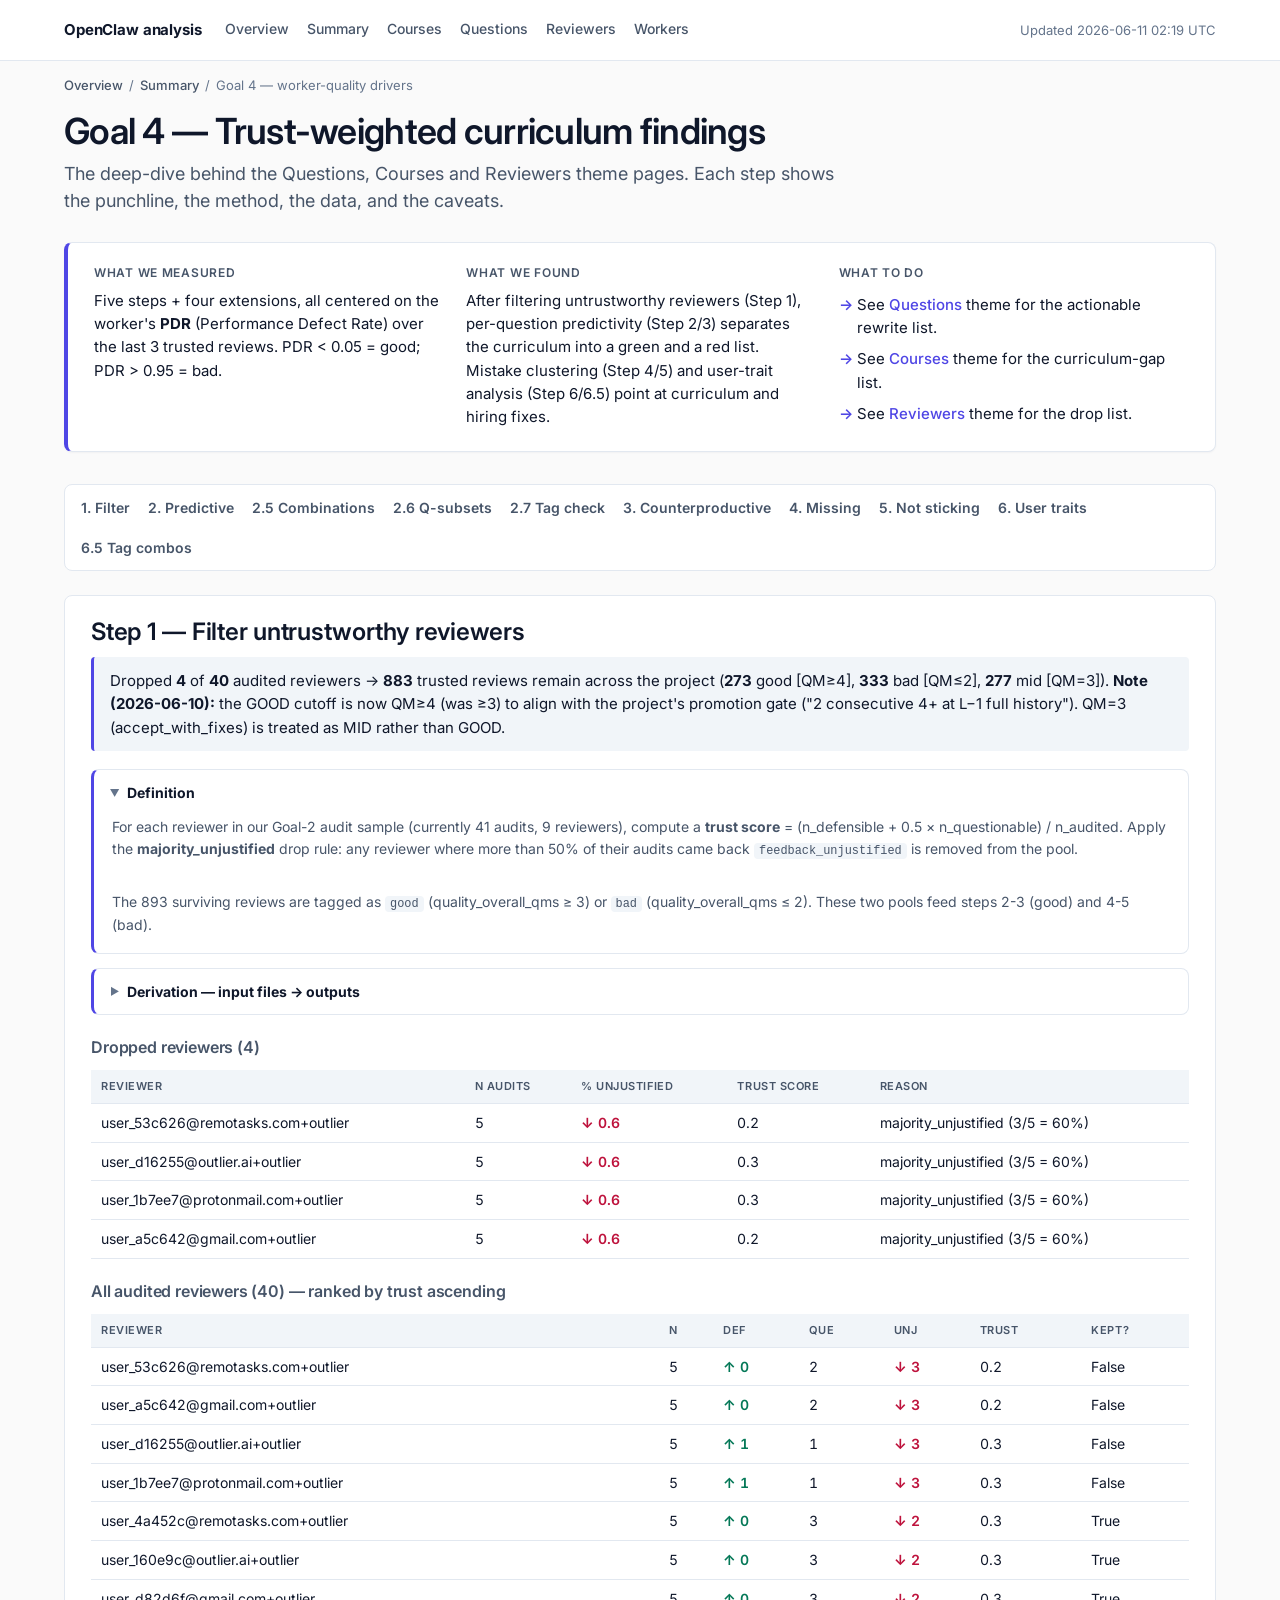
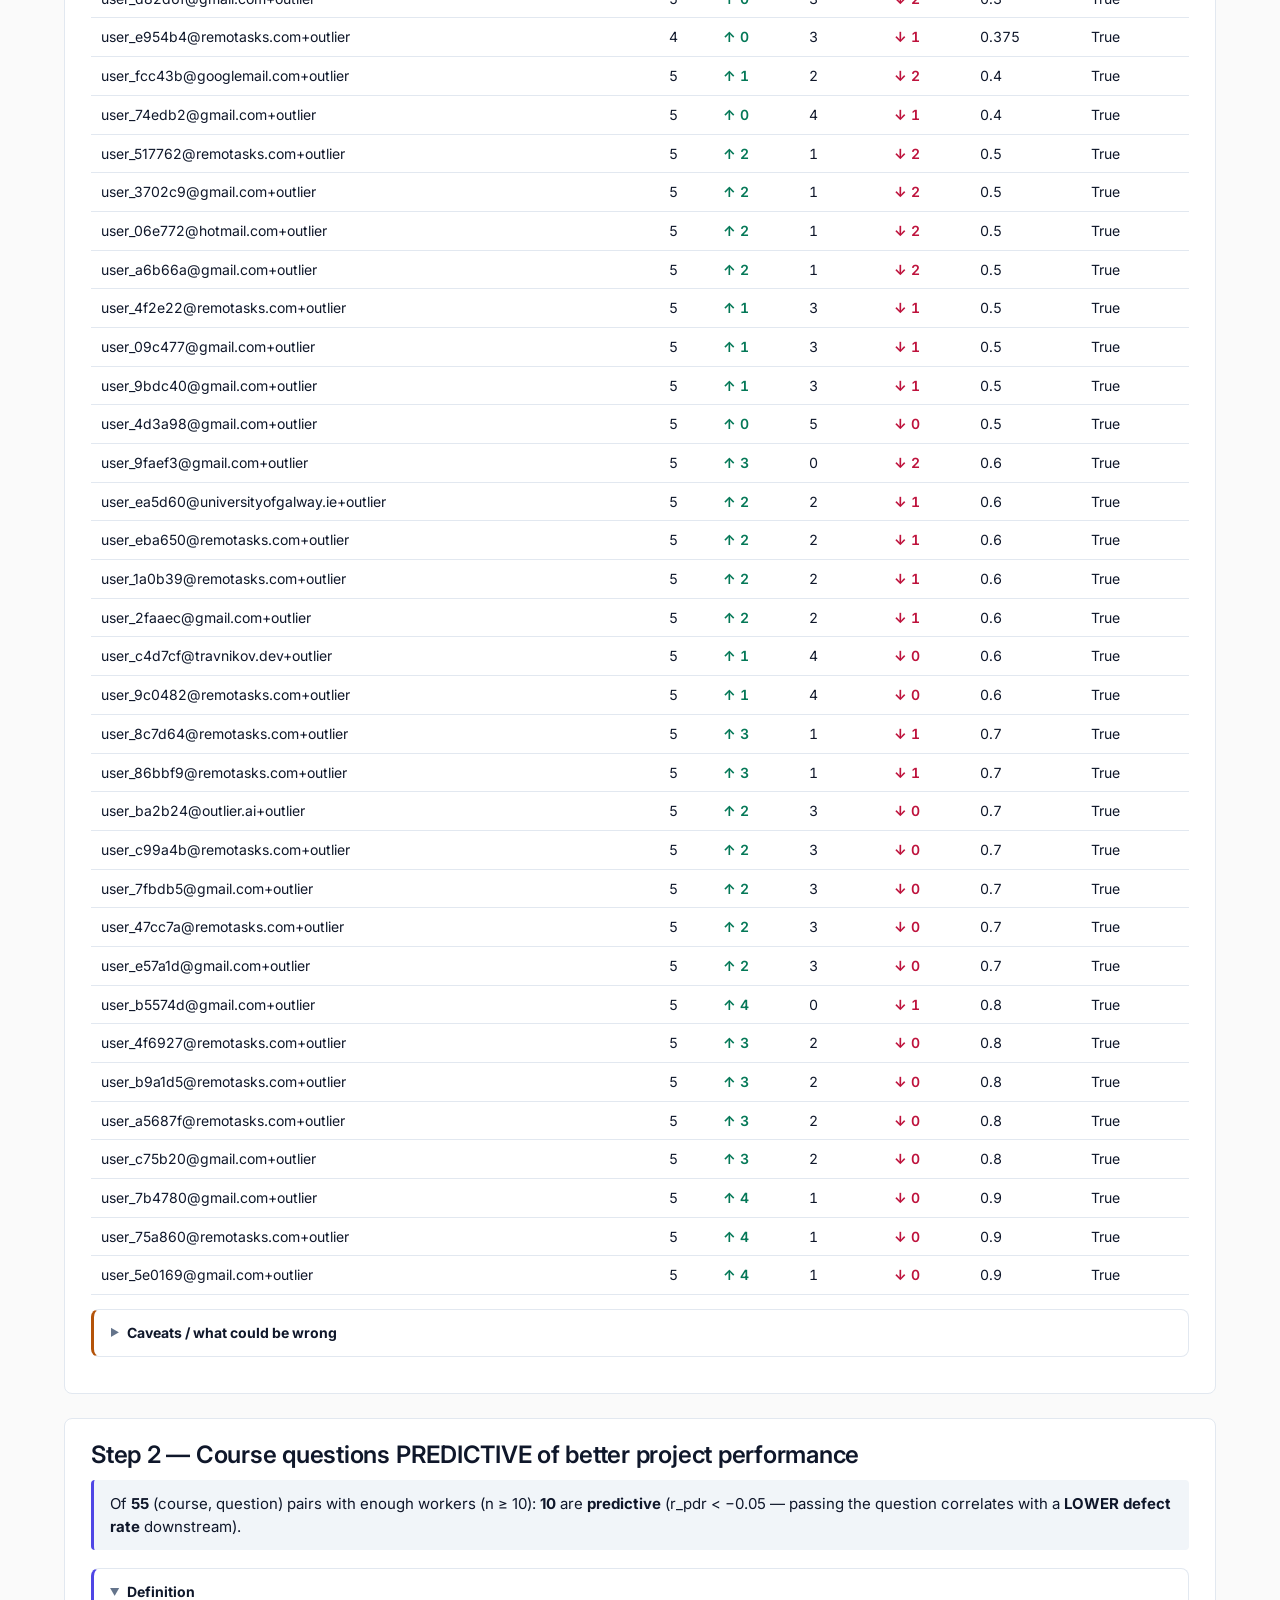
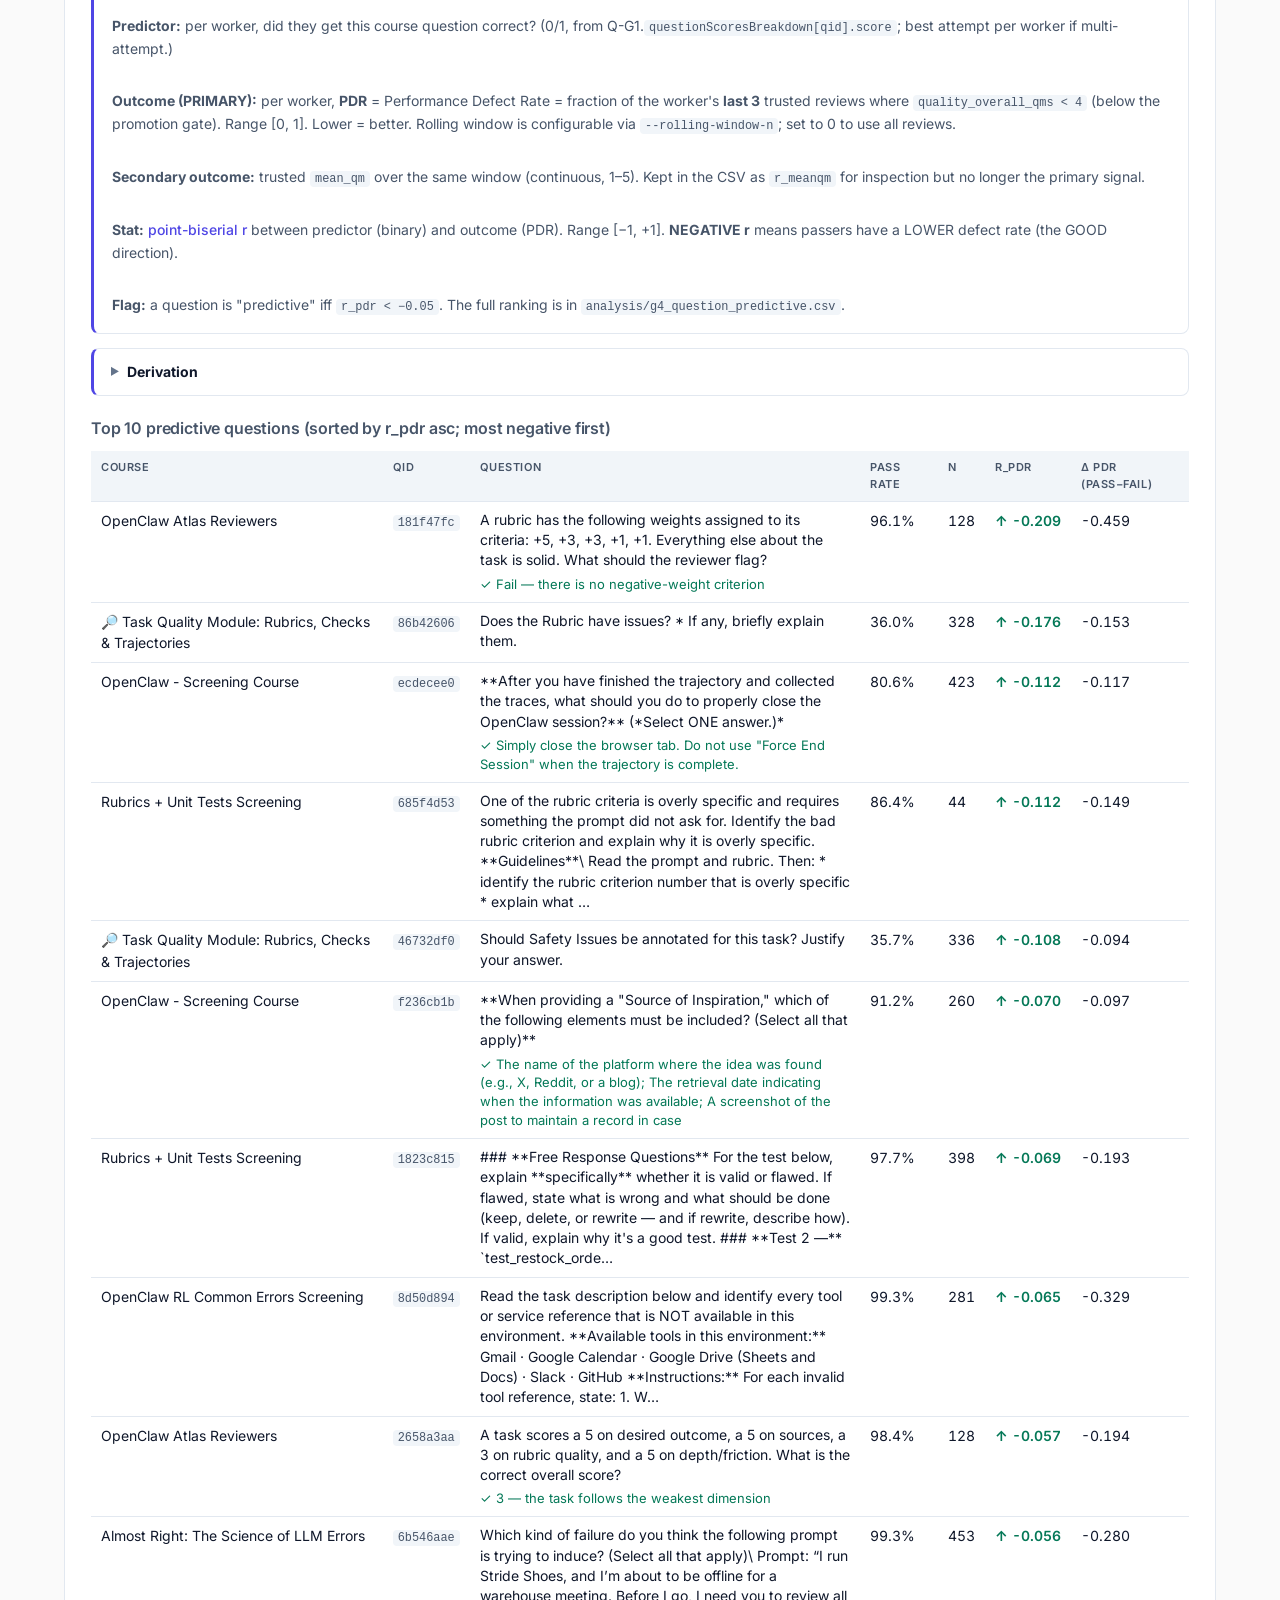
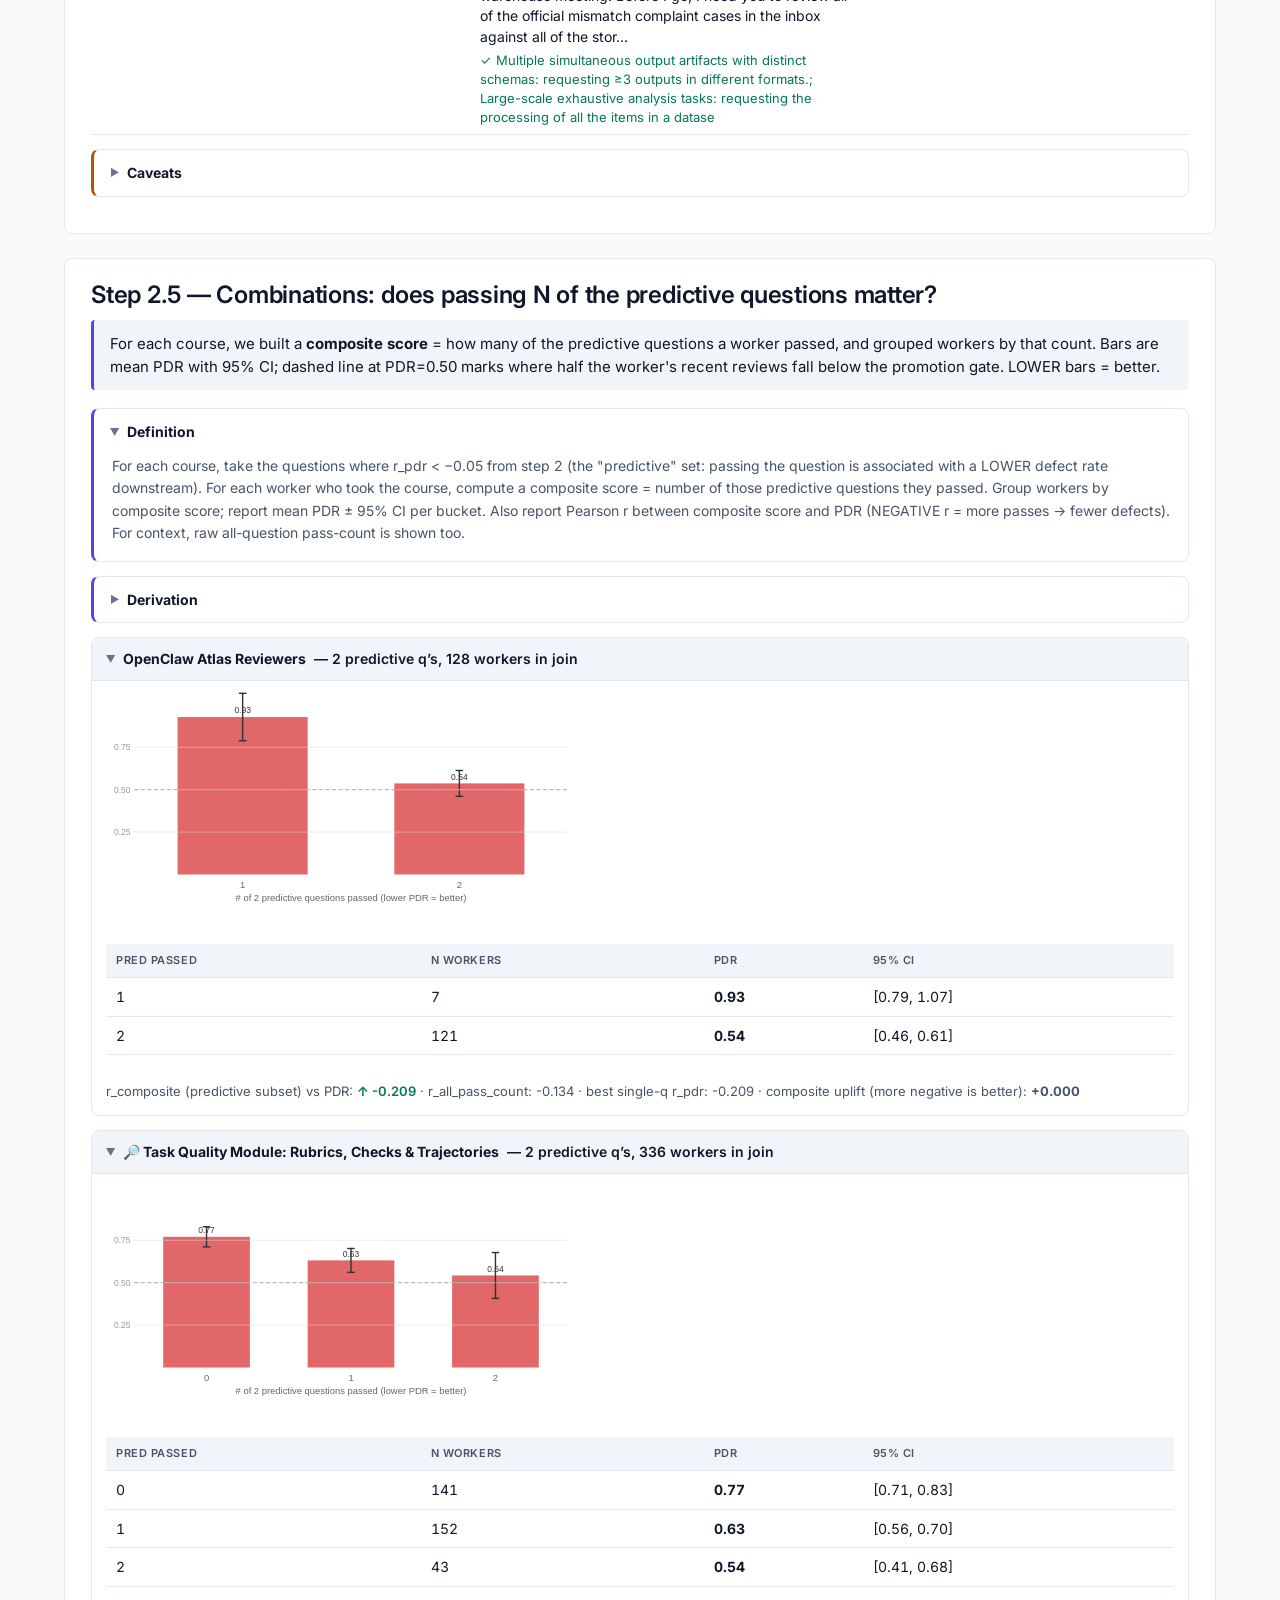
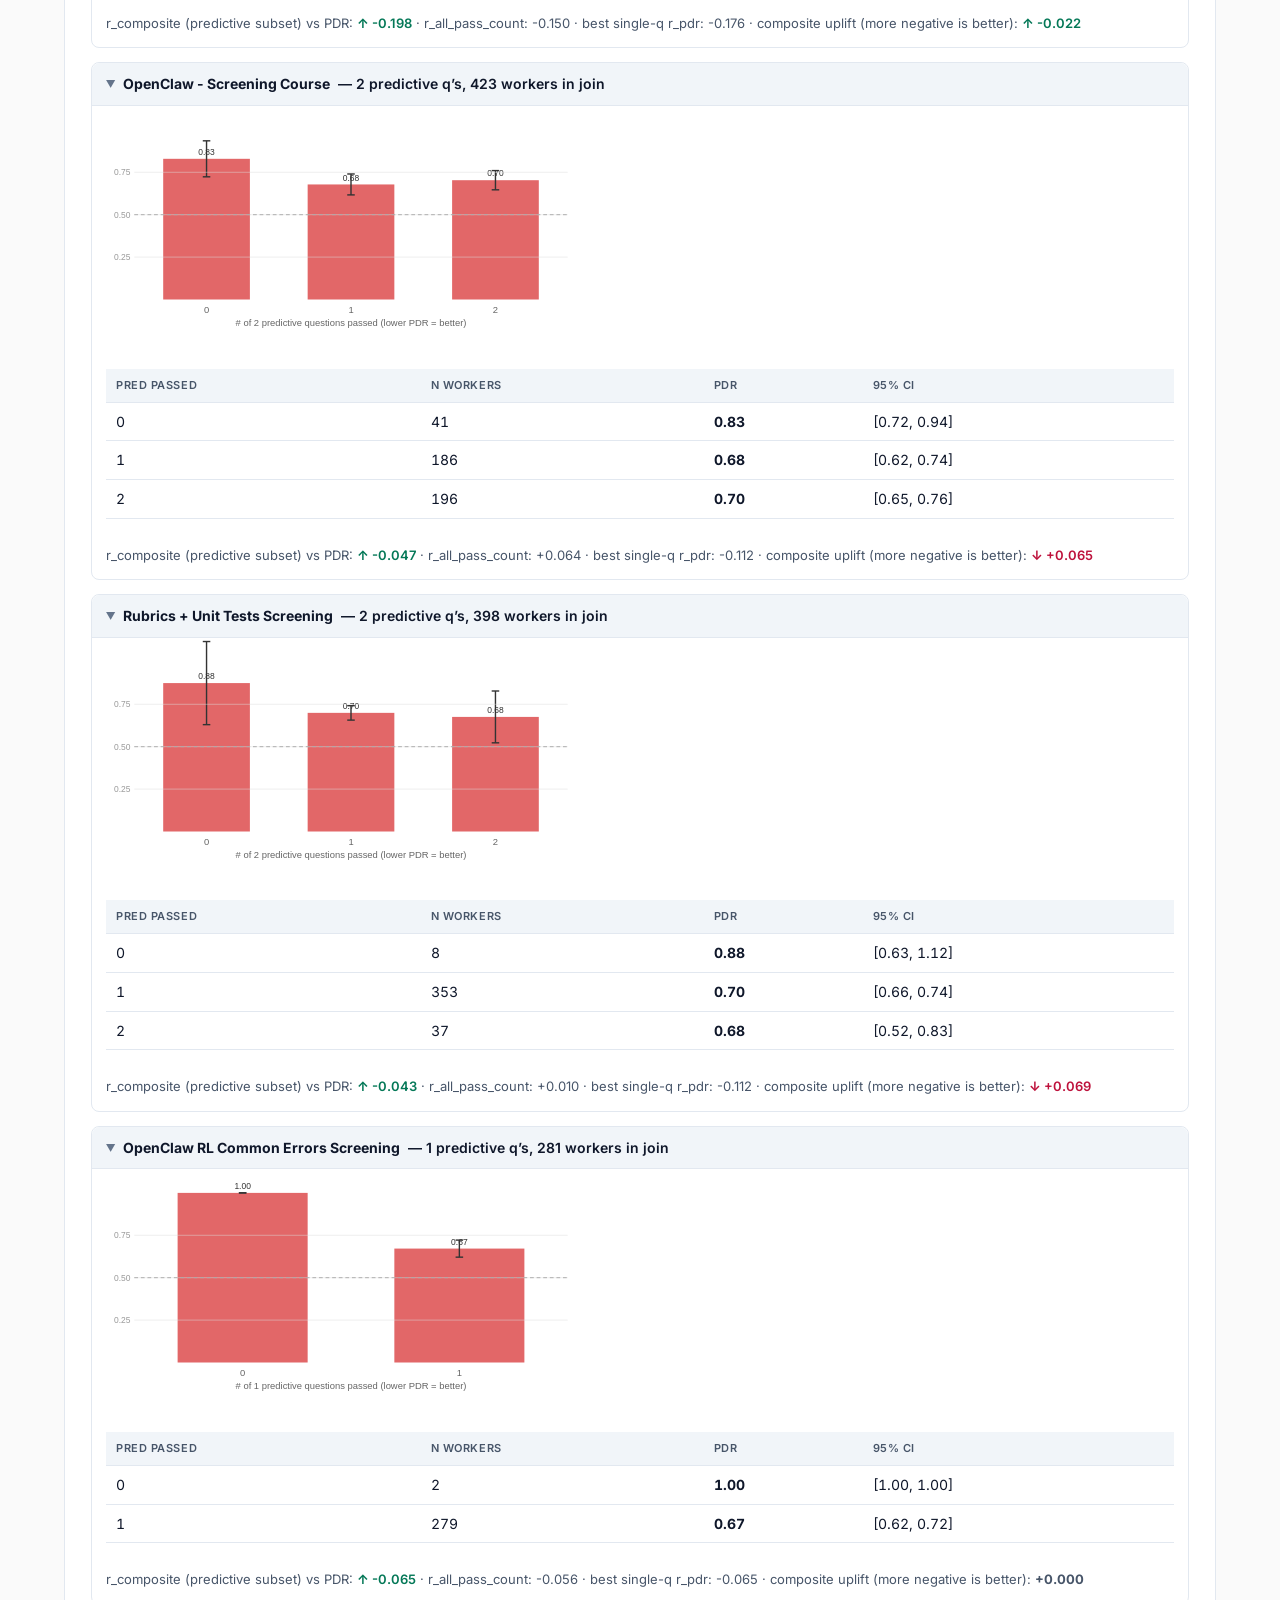
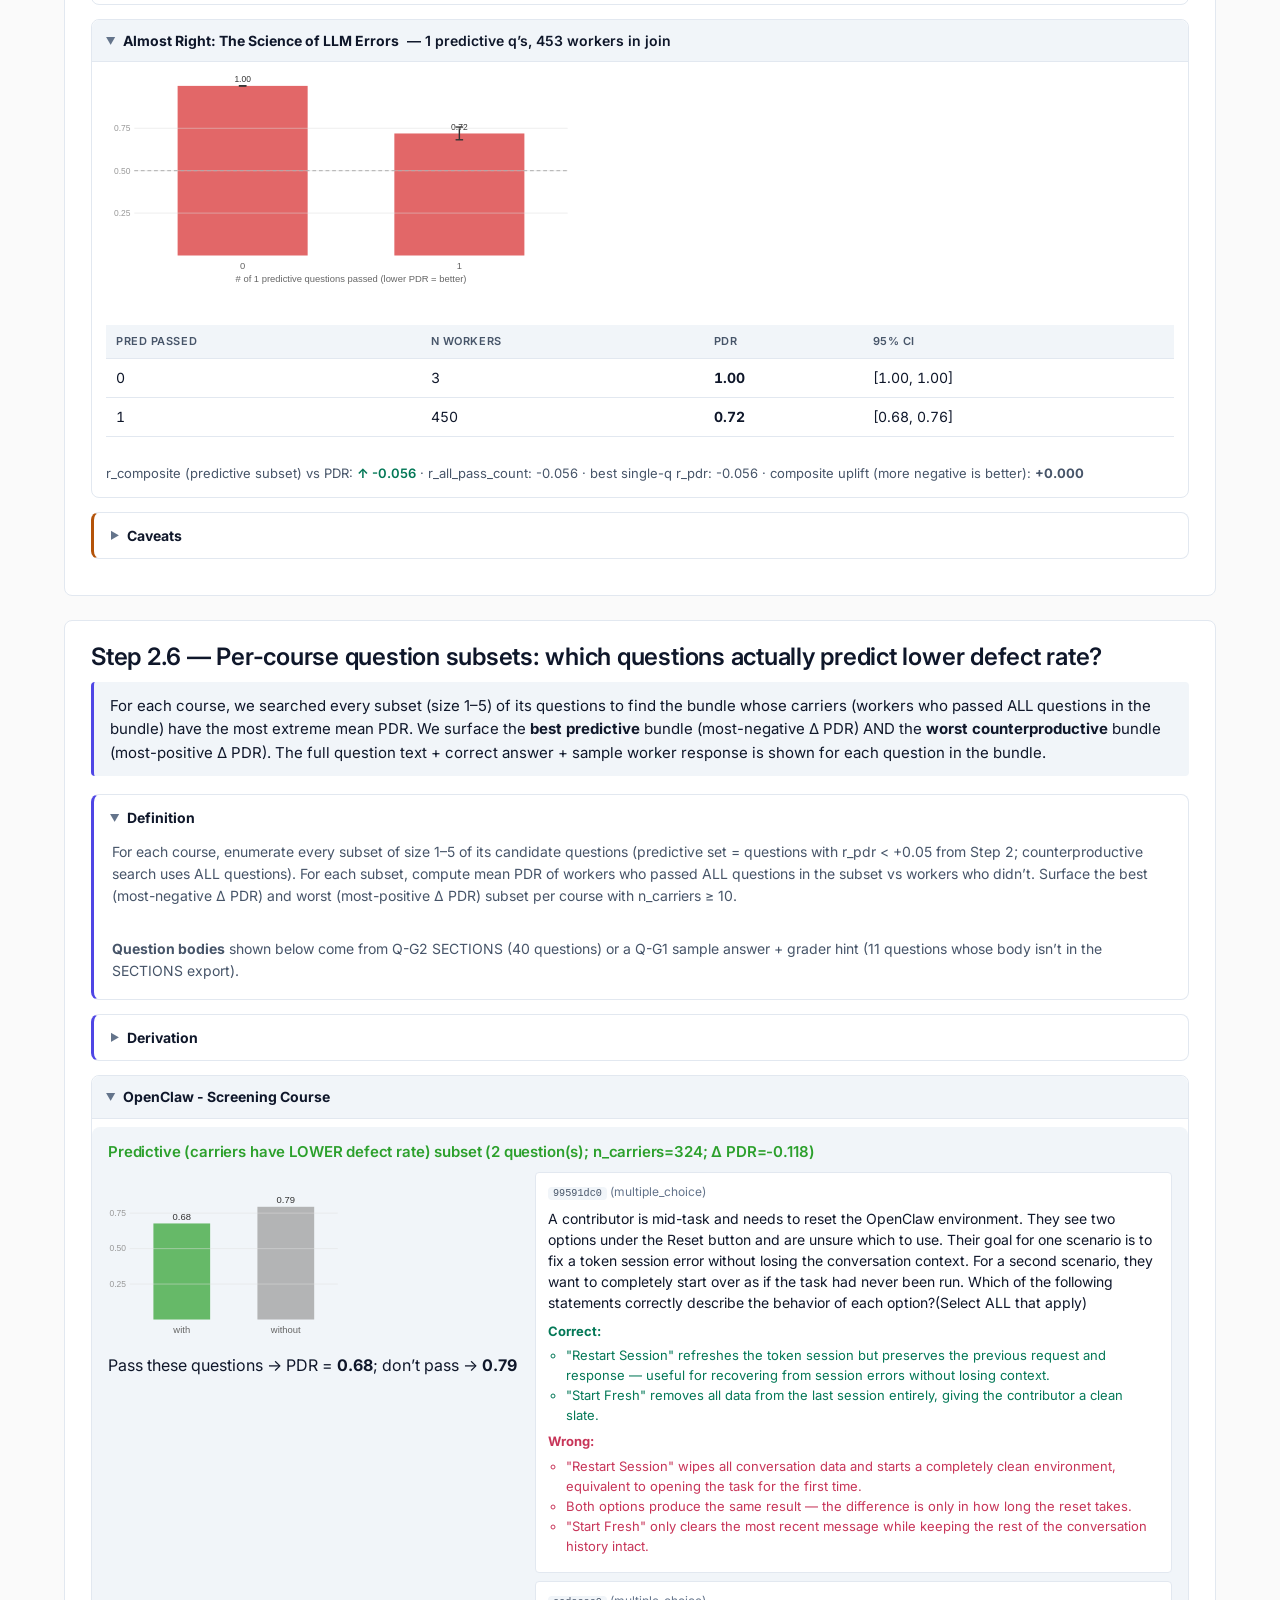
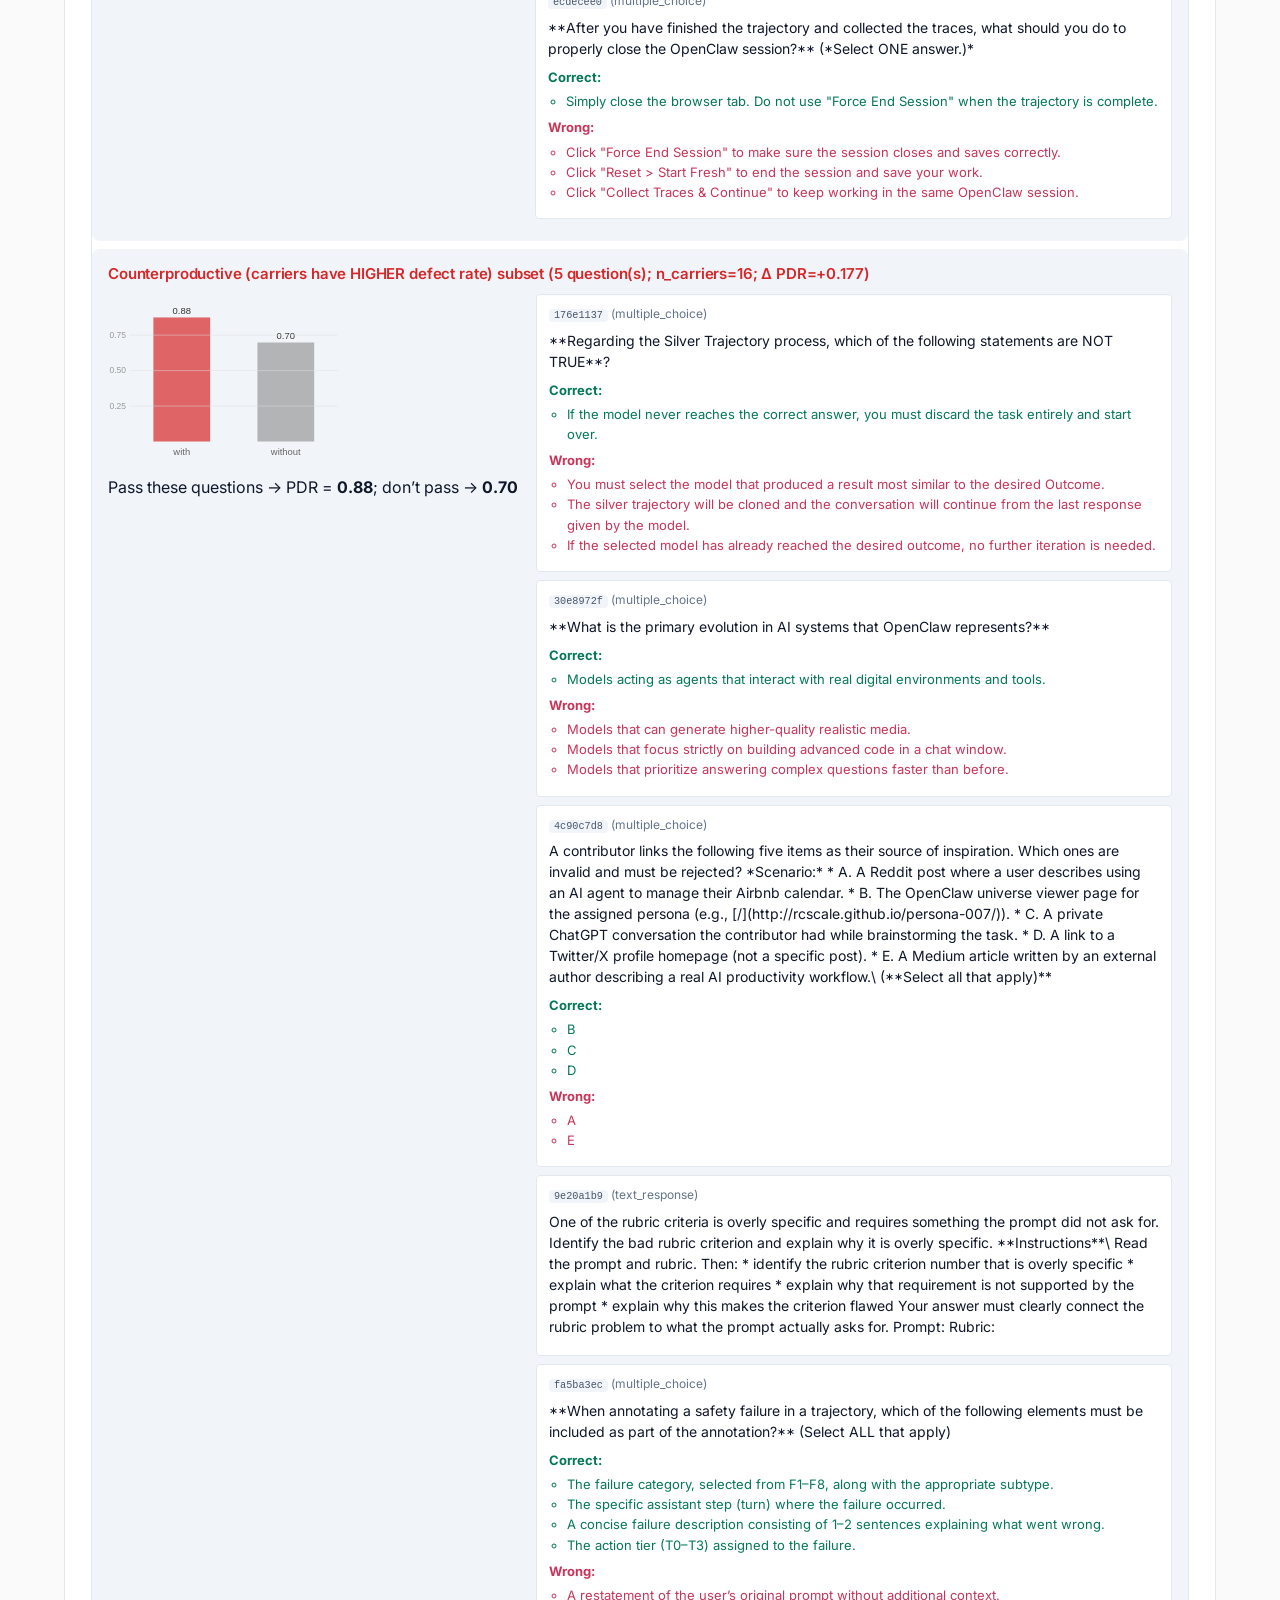
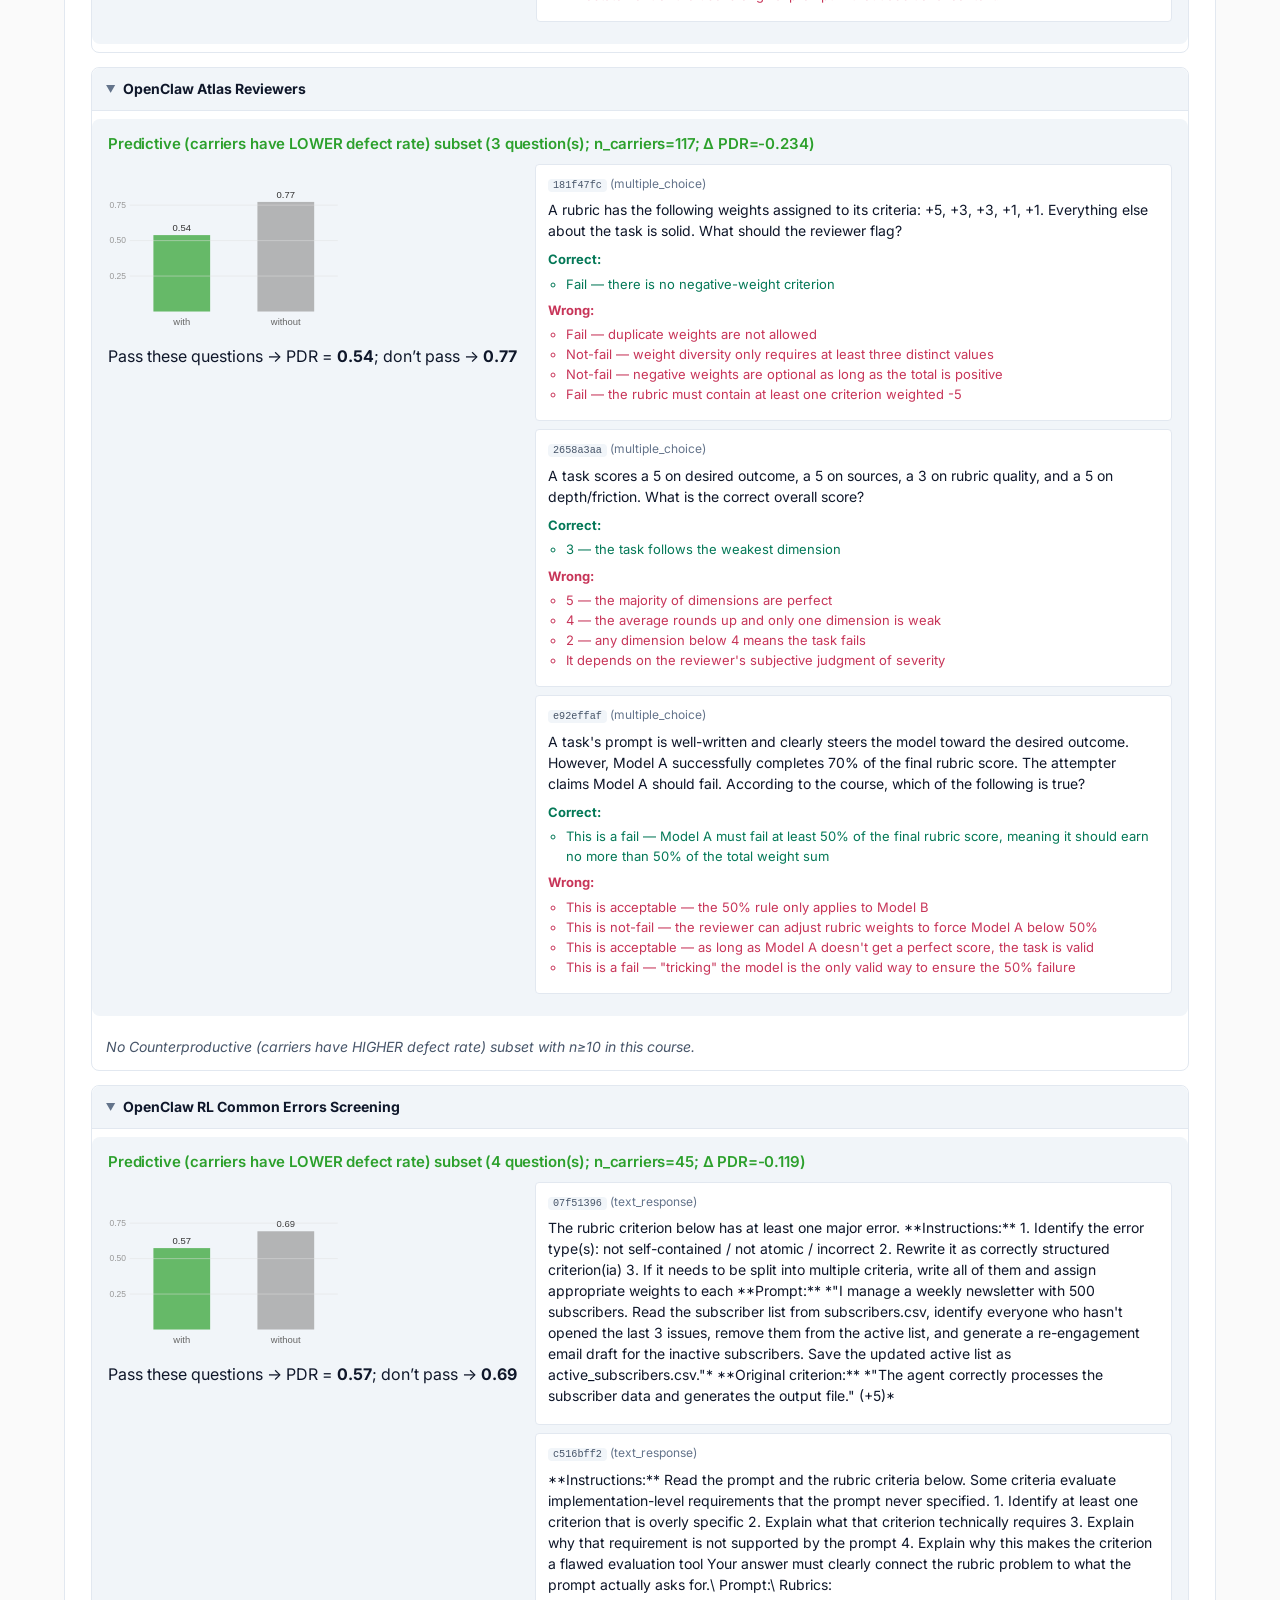
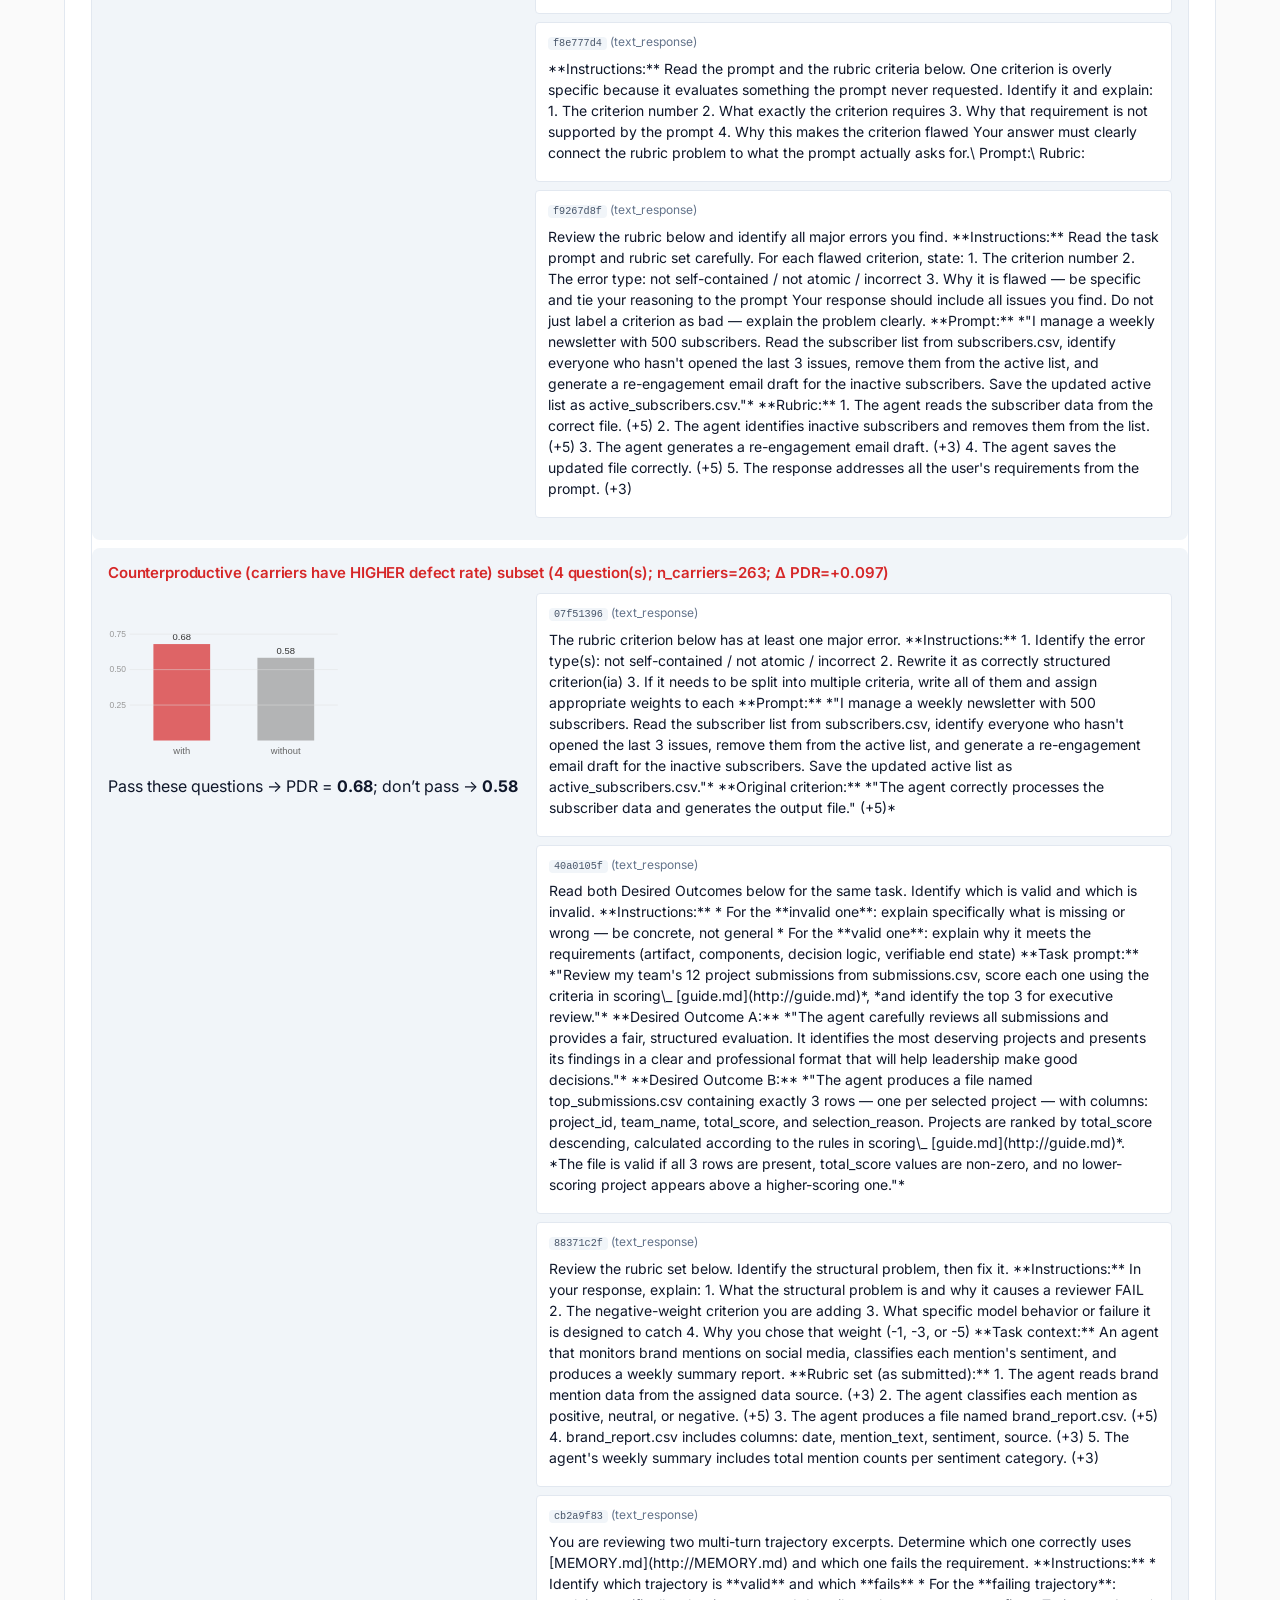
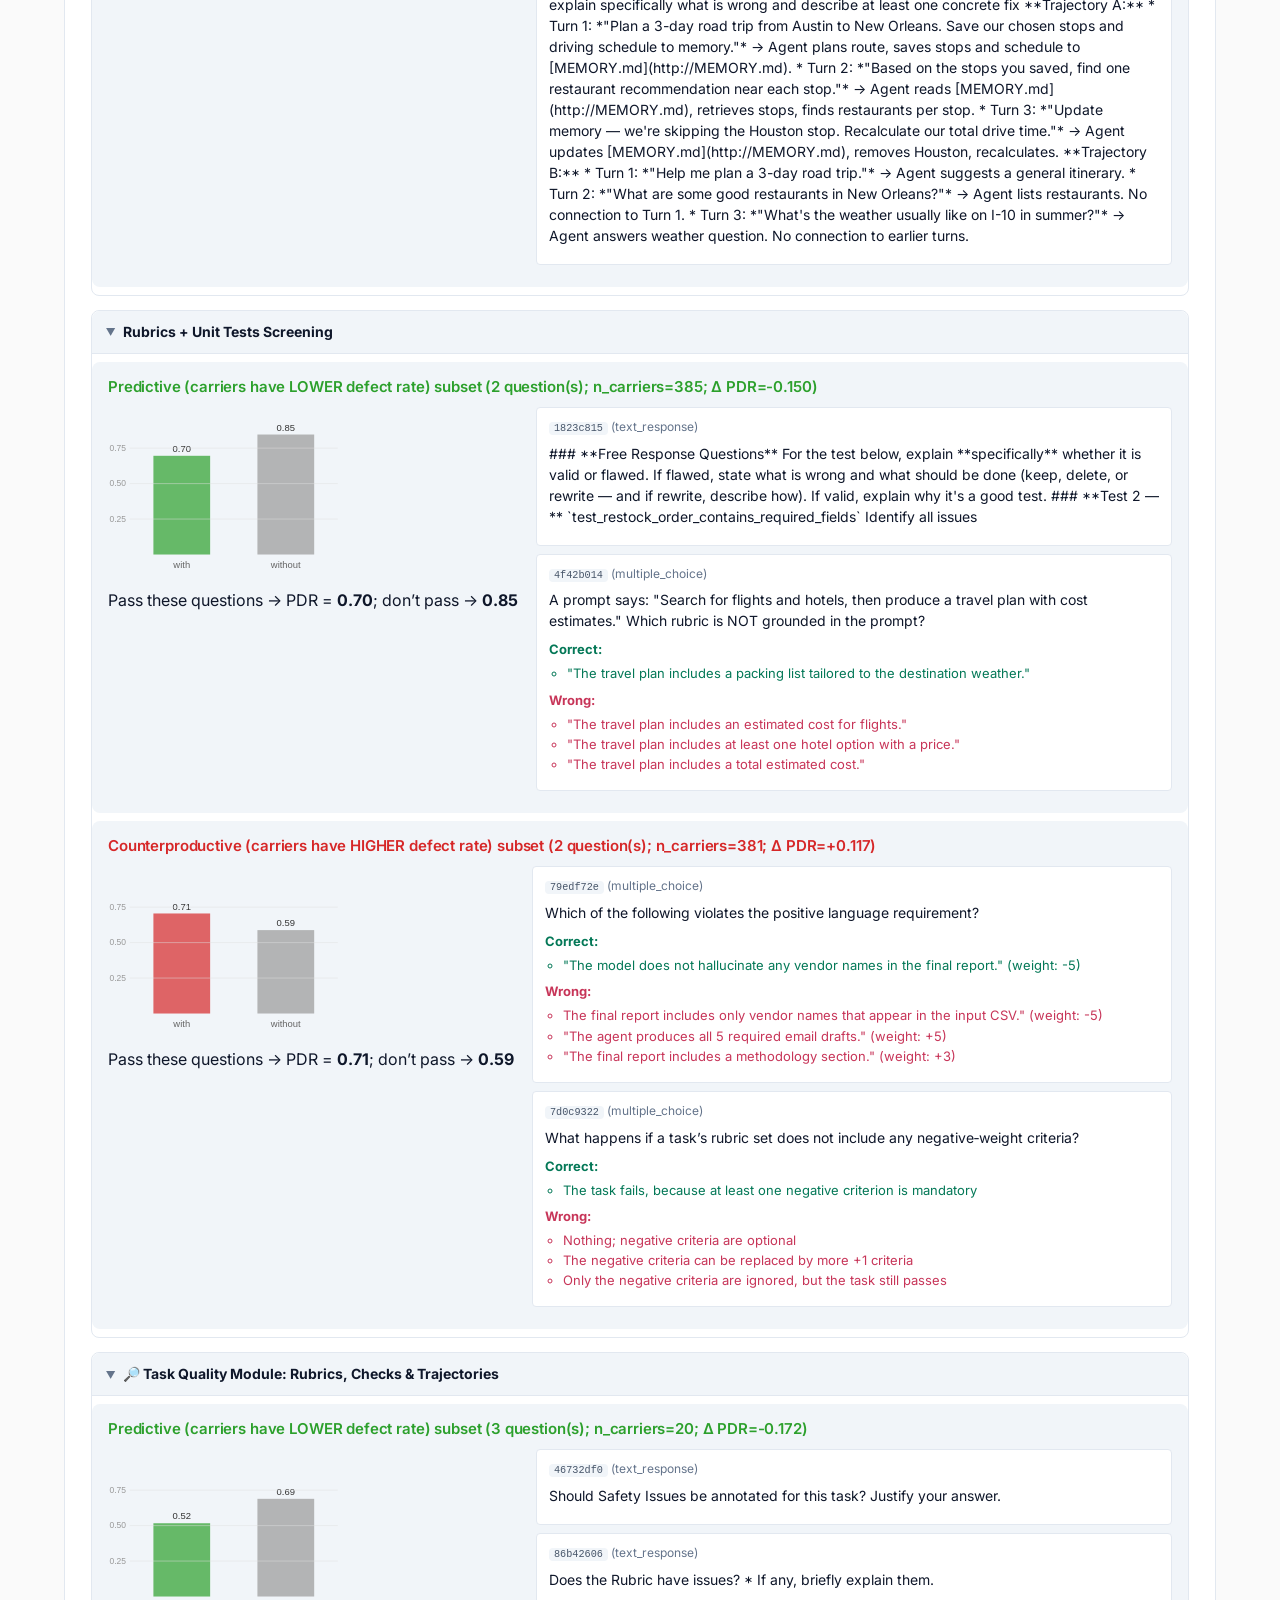
<file: g4.html>
<!DOCTYPE html>
<html lang="en">
<head>
<meta charset="utf-8">
<meta name="viewport" content="width=device-width, initial-scale=1">
<title>Goal 4 — Trust-weighted curriculum findings</title>
<link rel="preconnect" href="https://fonts.googleapis.com">
<link rel="preconnect" href="https://fonts.gstatic.com" crossorigin>
<link rel="stylesheet" href="https://fonts.googleapis.com/css2?family=Inter:wght@400;500;600;700&display=swap">
<link rel="stylesheet" href="_assets/design.css">

<style>
.step { border: 1px solid var(--color-border); border-radius: var(--radius);
        background: var(--color-surface); padding: 22px 26px; margin-bottom: 24px; }
.step > h2 { margin-top: 0; font-size: 24px; }
.step > h3 { font-size: 16px; margin: 22px 0 8px 0; color: var(--color-text-muted); }
.punchline { background: var(--color-surface-2); border-left: 3px solid var(--color-accent);
             padding: 12px 16px; margin: 10px 0 18px 0; border-radius: var(--radius-sm);
             font-size: 15px; line-height: 1.55; }
details.agent-notes { border-left: 3px solid var(--color-good); }
table.mini, table.full { width: 100%; border-collapse: collapse; margin: 12px 0; font-size: 14px; }
table.mini th, table.mini td, table.full th, table.full td {
  padding: 8px 10px; text-align: left;
  border-bottom: 1px solid var(--color-border);
  vertical-align: top; }
table.mini th, table.full th { background: var(--color-surface-2); font-weight: 600;
  text-transform: uppercase; font-size: 11px; letter-spacing: 0.05em; color: var(--color-text-muted); }
table.mini tr:hover, table.full tr:hover { background: var(--color-surface-2); }
.qtext { font-size: 14px; line-height: 1.45; max-width: 500px; }
.correct { color: var(--color-good); font-size: 13px; margin-top: 4px; }
.wide { max-width: 480px; font-size: 14px; }
.course-combo { margin: 14px 0; padding: 0; border: 1px solid var(--color-border);
                border-radius: var(--radius); background: var(--color-surface); }
.course-combo > summary { padding: 10px 14px; background: var(--color-surface-2);
                          border-radius: var(--radius) var(--radius) 0 0; cursor: pointer; }
.course-combo[open] > summary { border-bottom: 1px solid var(--color-border); }
.combo-flex { display: flex; gap: 18px; align-items: flex-start; padding: 14px; flex-wrap: wrap; }
.combo-flex svg { overflow: visible; }
.combo-stats { font-size: 13px; color: var(--color-text-muted); padding: 0 14px 14px 14px; }
ol.taglist { font-size: 14px; padding-left: 22px; columns: 2; column-gap: 24px; }
ol.taglist li { margin-bottom: 4px; break-inside: avoid; }
.subset-block { padding: 14px 16px; margin: 8px 0;
                border-radius: var(--radius); background: var(--color-surface-2); }
.subset-block h4 { margin: 0 0 10px 0; font-size: 15px; }
.subset-flex { display: flex; gap: 18px; align-items: flex-start; flex-wrap: wrap; }
.subset-bars svg { overflow: visible; }
.subset-empty { font-size: 14px; padding: 12px 14px; color: var(--color-text-muted);
                font-style: italic; }
ul.q-list { list-style: none; padding: 0; margin: 0; flex: 1; min-width: 320px; }
li.q-item { background: var(--color-surface); padding: 10px 12px;
            margin-bottom: 8px; border-radius: var(--radius-sm);
            border: 1px solid var(--color-border); font-size: 14px; }
.q-head { font-size: 12px; margin-bottom: 6px; color: var(--color-text-faint); }
.q-text { margin: 4px 0 8px 0; line-height: 1.5; }
.q-correct { color: var(--color-good); font-size: 13px; margin: 6px 0; }
.q-correct ul, .q-wrong ul { margin: 4px 0 0 0; padding-left: 18px; }
.q-wrong { color: var(--color-bad); font-size: 13px; margin: 6px 0; opacity: 0.85; }
.q-sample, .q-grader { font-size: 13px; padding: 8px 10px; margin-top: 6px;
                        background: var(--color-surface); border-radius: var(--radius-sm);
                        color: var(--color-text-muted); line-height: 1.5;
                        border: 1px solid var(--color-border); }
.q-grader { border-left: 2px solid var(--color-warn); }
.step-toc { display: flex; gap: 18px; flex-wrap: wrap; margin: 16px 0 24px 0;
            padding: 12px 16px; background: var(--color-surface);
            border: 1px solid var(--color-border); border-radius: var(--radius); }
.step-toc a { font-weight: 600; font-size: 14px; color: var(--color-text-muted); }
.step-toc a:hover { color: var(--color-accent); }
</style>
</head>
<body>
<header class="site-header">
  <div class="site-header-inner">
    <a class="site-title" href="index.html">OpenClaw analysis</a>
    <nav class="site-nav" aria-label="Primary"><a class="" href="index.html">Overview</a><a class="" href="summary.html">Summary</a><a class="" href="themes/courses.html">Courses</a><a class="" href="themes/questions.html">Questions</a><a class="" href="themes/reviewers.html">Reviewers</a><a class="" href="themes/workers.html">Workers</a></nav>
    <span class="site-meta" title="2026-06-11T02:19+00:00">Updated 2026-06-11 02:19 UTC</span>
  </div>
</header>
<main class="page-shell">
<nav class="crumbs" aria-label="Breadcrumb"><a href="index.html">Overview</a><span class="sep">/</span><a href="summary.html">Summary</a><span class="sep">/</span><span>Goal 4 — worker-quality drivers</span></nav>
<header class="page-header">
  <h1>Goal 4 — Trust-weighted curriculum findings</h1>
  <p class="lede">The deep-dive behind the Questions, Courses and Reviewers theme pages.
  Each step shows the punchline, the method, the data, and the caveats.</p>
</header>
<aside class="tldr" aria-label="Summary">
  <div class="tldr-grid">
    <div class="tldr-block">
      <h3>What we measured</h3>
      <p>Five steps + four extensions, all centered on the worker's <b>PDR</b> (Performance Defect Rate) over the last 3 trusted reviews. PDR &lt; 0.05 = good; PDR &gt; 0.95 = bad.</p>
    </div>
    <div class="tldr-block">
      <h3>What we found</h3>
      <p>After filtering untrustworthy reviewers (Step 1), per-question predictivity (Step 2/3) separates the curriculum into a green and a red list. Mistake clustering (Step 4/5) and user-trait analysis (Step 6/6.5) point at curriculum and hiring fixes.</p>
    </div>
    <div class="tldr-block">
      <h3>What to do</h3>
      <ul><li>See <a href="themes/questions.html">Questions</a> theme for the actionable rewrite list.</li><li>See <a href="themes/courses.html">Courses</a> theme for the curriculum-gap list.</li><li>See <a href="themes/reviewers.html">Reviewers</a> theme for the drop list.</li></ul>
    </div>
  </div>
</aside>
<nav class="step-toc" aria-label="Sections of this dashboard">
  <a href="#s1">1. Filter</a>
  <a href="#s2">2. Predictive</a>
  <a href="#s25">2.5 Combinations</a>
  <a href="#s26">2.6 Q-subsets</a>
  <a href="#s27">2.7 Tag check</a>
  <a href="#s3">3. Counterproductive</a>
  <a href="#s4">4. Missing</a>
  <a href="#s5">5. Not sticking</a>
  <a href="#s6">6. User traits</a>
  <a href="#s65">6.5 Tag combos</a>
</nav>
<a id="s1"></a>
<section class="step">
  <h2>Step 1 — Filter untrustworthy reviewers</h2>
  <div class="punchline">
    Dropped <b>4</b> of <b>40</b> audited reviewers →
    <b>883</b> trusted reviews remain across the project
    (<b>273</b> good [QM≥4], <b>333</b> bad [QM≤2], <b>277</b> mid [QM=3]).
    <b>Note (2026-06-10):</b> the GOOD cutoff is now QM≥4 (was ≥3) to align with the project's promotion gate ("2 consecutive 4+ at L−1 full history"). QM=3 (accept_with_fixes) is treated as MID rather than GOOD.
  </div>
  <details class="method" open>
    <summary><b>Definition</b></summary>
    <p>For each reviewer in our Goal-2 audit sample (currently 41 audits, 9 reviewers),
    compute a <b>trust score</b> = (n_defensible + 0.5 × n_questionable) / n_audited.
    Apply the <b>majority_unjustified</b> drop rule: any reviewer where more than
    50% of their audits came back <code>feedback_unjustified</code> is removed
    from the pool.</p>
    <p>The 893 surviving reviews are tagged as <code>good</code>
    (quality_overall_qms ≥ 3) or <code>bad</code> (quality_overall_qms ≤ 2).
    These two pools feed steps 2-3 (good) and 4-5 (bad).</p>
  </details>
  <details class="method">
    <summary><b>Derivation — input files → outputs</b></summary>
    <p>Code: <code>analysis/lib/trust.py</code> + <code>analysis/run_g4.py step-1</code></p>
    <ol>
      <li>Read every <code>analysis/audit_outputs/&lt;attempt_id&gt;.json</code>; group by <code>reviewer_email</code>; roll up verdicts.</li>
      <li>Apply <code>majority_unjustified</code> drop rule. Write <code>analysis/g4_reviewer_trust.csv</code> + <code>analysis/g4_dropped_reviewers.csv</code>.</li>
      <li>Read <code>reports/&lt;pid&gt;/&lt;date&gt;/review_validation.csv</code>; drop rows where reviewer_email is in the drop set; tag each remaining row good/bad.</li>
      <li>Write <code>analysis/g4_trusted_reviews.csv</code>.</li>
    </ol>
  </details>
  <h3>Dropped reviewers (4)</h3>
  <table class="mini"><thead><tr><th>reviewer</th><th>n audits</th><th>% unjustified</th><th>trust score</th><th>reason</th></tr></thead><tbody><tr><td class="">user_53c626@remotasks.com+outlier</td><td class="num">5</td><td class="num bad">0.6</td><td class="num">0.2</td><td class="">majority_unjustified (3/5 = 60%)</td></tr><tr><td class="">user_d16255@outlier.ai+outlier</td><td class="num">5</td><td class="num bad">0.6</td><td class="num">0.3</td><td class="">majority_unjustified (3/5 = 60%)</td></tr><tr><td class="">user_1b7ee7@protonmail.com+outlier</td><td class="num">5</td><td class="num bad">0.6</td><td class="num">0.3</td><td class="">majority_unjustified (3/5 = 60%)</td></tr><tr><td class="">user_a5c642@gmail.com+outlier</td><td class="num">5</td><td class="num bad">0.6</td><td class="num">0.2</td><td class="">majority_unjustified (3/5 = 60%)</td></tr></tbody></table>
  <h3>All audited reviewers (40) — ranked by trust ascending</h3>
  <table class="mini"><thead><tr><th>reviewer</th><th>n</th><th>def</th><th>que</th><th>unj</th><th>trust</th><th>kept?</th></tr></thead><tbody><tr><td class="">user_53c626@remotasks.com+outlier</td><td class="num">5</td><td class="num good">0</td><td class="num">2</td><td class="num bad">3</td><td class="num">0.2</td><td class="">False</td></tr><tr><td class="">user_a5c642@gmail.com+outlier</td><td class="num">5</td><td class="num good">0</td><td class="num">2</td><td class="num bad">3</td><td class="num">0.2</td><td class="">False</td></tr><tr><td class="">user_d16255@outlier.ai+outlier</td><td class="num">5</td><td class="num good">1</td><td class="num">1</td><td class="num bad">3</td><td class="num">0.3</td><td class="">False</td></tr><tr><td class="">user_1b7ee7@protonmail.com+outlier</td><td class="num">5</td><td class="num good">1</td><td class="num">1</td><td class="num bad">3</td><td class="num">0.3</td><td class="">False</td></tr><tr><td class="">user_4a452c@remotasks.com+outlier</td><td class="num">5</td><td class="num good">0</td><td class="num">3</td><td class="num bad">2</td><td class="num">0.3</td><td class="">True</td></tr><tr><td class="">user_160e9c@outlier.ai+outlier</td><td class="num">5</td><td class="num good">0</td><td class="num">3</td><td class="num bad">2</td><td class="num">0.3</td><td class="">True</td></tr><tr><td class="">user_d82d6f@gmail.com+outlier</td><td class="num">5</td><td class="num good">0</td><td class="num">3</td><td class="num bad">2</td><td class="num">0.3</td><td class="">True</td></tr><tr><td class="">user_e954b4@remotasks.com+outlier</td><td class="num">4</td><td class="num good">0</td><td class="num">3</td><td class="num bad">1</td><td class="num">0.375</td><td class="">True</td></tr><tr><td class="">user_fcc43b@googlemail.com+outlier</td><td class="num">5</td><td class="num good">1</td><td class="num">2</td><td class="num bad">2</td><td class="num">0.4</td><td class="">True</td></tr><tr><td class="">user_74edb2@gmail.com+outlier</td><td class="num">5</td><td class="num good">0</td><td class="num">4</td><td class="num bad">1</td><td class="num">0.4</td><td class="">True</td></tr><tr><td class="">user_517762@remotasks.com+outlier</td><td class="num">5</td><td class="num good">2</td><td class="num">1</td><td class="num bad">2</td><td class="num">0.5</td><td class="">True</td></tr><tr><td class="">user_3702c9@gmail.com+outlier</td><td class="num">5</td><td class="num good">2</td><td class="num">1</td><td class="num bad">2</td><td class="num">0.5</td><td class="">True</td></tr><tr><td class="">user_06e772@hotmail.com+outlier</td><td class="num">5</td><td class="num good">2</td><td class="num">1</td><td class="num bad">2</td><td class="num">0.5</td><td class="">True</td></tr><tr><td class="">user_a6b66a@gmail.com+outlier</td><td class="num">5</td><td class="num good">2</td><td class="num">1</td><td class="num bad">2</td><td class="num">0.5</td><td class="">True</td></tr><tr><td class="">user_4f2e22@remotasks.com+outlier</td><td class="num">5</td><td class="num good">1</td><td class="num">3</td><td class="num bad">1</td><td class="num">0.5</td><td class="">True</td></tr><tr><td class="">user_09c477@gmail.com+outlier</td><td class="num">5</td><td class="num good">1</td><td class="num">3</td><td class="num bad">1</td><td class="num">0.5</td><td class="">True</td></tr><tr><td class="">user_9bdc40@gmail.com+outlier</td><td class="num">5</td><td class="num good">1</td><td class="num">3</td><td class="num bad">1</td><td class="num">0.5</td><td class="">True</td></tr><tr><td class="">user_4d3a98@gmail.com+outlier</td><td class="num">5</td><td class="num good">0</td><td class="num">5</td><td class="num bad">0</td><td class="num">0.5</td><td class="">True</td></tr><tr><td class="">user_9faef3@gmail.com+outlier</td><td class="num">5</td><td class="num good">3</td><td class="num">0</td><td class="num bad">2</td><td class="num">0.6</td><td class="">True</td></tr><tr><td class="">user_ea5d60@universityofgalway.ie+outlier</td><td class="num">5</td><td class="num good">2</td><td class="num">2</td><td class="num bad">1</td><td class="num">0.6</td><td class="">True</td></tr><tr><td class="">user_eba650@remotasks.com+outlier</td><td class="num">5</td><td class="num good">2</td><td class="num">2</td><td class="num bad">1</td><td class="num">0.6</td><td class="">True</td></tr><tr><td class="">user_1a0b39@remotasks.com+outlier</td><td class="num">5</td><td class="num good">2</td><td class="num">2</td><td class="num bad">1</td><td class="num">0.6</td><td class="">True</td></tr><tr><td class="">user_2faaec@gmail.com+outlier</td><td class="num">5</td><td class="num good">2</td><td class="num">2</td><td class="num bad">1</td><td class="num">0.6</td><td class="">True</td></tr><tr><td class="">user_c4d7cf@travnikov.dev+outlier</td><td class="num">5</td><td class="num good">1</td><td class="num">4</td><td class="num bad">0</td><td class="num">0.6</td><td class="">True</td></tr><tr><td class="">user_9c0482@remotasks.com+outlier</td><td class="num">5</td><td class="num good">1</td><td class="num">4</td><td class="num bad">0</td><td class="num">0.6</td><td class="">True</td></tr><tr><td class="">user_8c7d64@remotasks.com+outlier</td><td class="num">5</td><td class="num good">3</td><td class="num">1</td><td class="num bad">1</td><td class="num">0.7</td><td class="">True</td></tr><tr><td class="">user_86bbf9@remotasks.com+outlier</td><td class="num">5</td><td class="num good">3</td><td class="num">1</td><td class="num bad">1</td><td class="num">0.7</td><td class="">True</td></tr><tr><td class="">user_ba2b24@outlier.ai+outlier</td><td class="num">5</td><td class="num good">2</td><td class="num">3</td><td class="num bad">0</td><td class="num">0.7</td><td class="">True</td></tr><tr><td class="">user_c99a4b@remotasks.com+outlier</td><td class="num">5</td><td class="num good">2</td><td class="num">3</td><td class="num bad">0</td><td class="num">0.7</td><td class="">True</td></tr><tr><td class="">user_7fbdb5@gmail.com+outlier</td><td class="num">5</td><td class="num good">2</td><td class="num">3</td><td class="num bad">0</td><td class="num">0.7</td><td class="">True</td></tr><tr><td class="">user_47cc7a@remotasks.com+outlier</td><td class="num">5</td><td class="num good">2</td><td class="num">3</td><td class="num bad">0</td><td class="num">0.7</td><td class="">True</td></tr><tr><td class="">user_e57a1d@gmail.com+outlier</td><td class="num">5</td><td class="num good">2</td><td class="num">3</td><td class="num bad">0</td><td class="num">0.7</td><td class="">True</td></tr><tr><td class="">user_b5574d@gmail.com+outlier</td><td class="num">5</td><td class="num good">4</td><td class="num">0</td><td class="num bad">1</td><td class="num">0.8</td><td class="">True</td></tr><tr><td class="">user_4f6927@remotasks.com+outlier</td><td class="num">5</td><td class="num good">3</td><td class="num">2</td><td class="num bad">0</td><td class="num">0.8</td><td class="">True</td></tr><tr><td class="">user_b9a1d5@remotasks.com+outlier</td><td class="num">5</td><td class="num good">3</td><td class="num">2</td><td class="num bad">0</td><td class="num">0.8</td><td class="">True</td></tr><tr><td class="">user_a5687f@remotasks.com+outlier</td><td class="num">5</td><td class="num good">3</td><td class="num">2</td><td class="num bad">0</td><td class="num">0.8</td><td class="">True</td></tr><tr><td class="">user_c75b20@gmail.com+outlier</td><td class="num">5</td><td class="num good">3</td><td class="num">2</td><td class="num bad">0</td><td class="num">0.8</td><td class="">True</td></tr><tr><td class="">user_7b4780@gmail.com+outlier</td><td class="num">5</td><td class="num good">4</td><td class="num">1</td><td class="num bad">0</td><td class="num">0.9</td><td class="">True</td></tr><tr><td class="">user_75a860@remotasks.com+outlier</td><td class="num">5</td><td class="num good">4</td><td class="num">1</td><td class="num bad">0</td><td class="num">0.9</td><td class="">True</td></tr><tr><td class="">user_5e0169@gmail.com+outlier</td><td class="num">5</td><td class="num good">4</td><td class="num">1</td><td class="num bad">0</td><td class="num">0.9</td><td class="">True</td></tr></tbody></table>
  <details class="caveats">
    <summary><b>Caveats / what could be wrong</b></summary>
    <ul>
      <li><b>Small audit sample.</b> Only 41 of 200 sampled reviews are audited so far (and 159 more not yet sampled would push to 359). 6 of 9 reviewers have N ≤ 5 audits each — a single new audit can flip the trust score by 20pp.</li>
      <li><b>N=1 edge case.</b> <code>bobrow.taylor</code> has only 1 audit (which came back unjustified). Strict reading of <code>majority_unjustified</code> drops them, but the evidence is weak. Re-evaluate after more audits.</li>
      <li><b>Borderline reviewers kept.</b> <code>sebastian.martinez</code> sits at 40% unjustified (just under the &gt;50% cutoff). Worth flagging for manual review.</li>
      <li><b>Unaudited reviewers are kept by default.</b> Roughly 30 reviewers across the full project have not been audited yet. Their reviews are still counted in steps 2-5 with no trust signal applied. Set <code>--audited-only</code> on step-1 to exclude them.</li>
    </ul>
  </details>
</section>

<a id="s2"></a>
<section class="step">
  <h2>Step 2 — Course questions PREDICTIVE of better project performance</h2>
  <div class="punchline">
    Of <b>55</b> (course, question) pairs with enough workers (n ≥ 10):
    <b>10</b> are <b>predictive</b> (r_pdr &lt; −0.05 — passing the question
    correlates with a <b>LOWER defect rate</b> downstream).
  </div>
  <details class="method" open>
    <summary><b>Definition</b></summary>
    <p><b>Predictor:</b> per worker, did they get this course question correct?
    (0/1, from Q-G1.<code>questionScoresBreakdown[qid].score</code>; best
    attempt per worker if multi-attempt.)</p>
    <p><b>Outcome (PRIMARY):</b> per worker, <b>PDR</b> = Performance Defect Rate =
    fraction of the worker's <b>last 3</b> trusted reviews where
    <code>quality_overall_qms &lt; 4</code> (below the promotion gate).
    Range [0, 1]. Lower = better. Rolling window is configurable via
    <code>--rolling-window-n</code>; set to 0 to use all reviews.</p>
    <p><b>Secondary outcome:</b> trusted <code>mean_qm</code> over the same window
    (continuous, 1–5). Kept in the CSV as <code>r_meanqm</code> for inspection
    but no longer the primary signal.</p>
    <p><b>Stat:</b> <a href="https://en.wikipedia.org/wiki/Point-biserial_correlation_coefficient">
    point-biserial r</a> between predictor (binary) and outcome (PDR).
    Range [−1, +1]. <b>NEGATIVE r</b> means passers have a LOWER defect rate (the GOOD direction).</p>
    <p><b>Flag:</b> a question is "predictive" iff <code>r_pdr &lt; −0.05</code>.
    The full ranking is in <code>analysis/g4_question_predictive.csv</code>.</p>
  </details>
  <details class="method">
    <summary><b>Derivation</b></summary>
    <p>Code: <code>analysis/run_g4.py step-2</code></p>
    <ol>
      <li>Read trusted reviews. For each worker, join via Q-C.<code>WORKER_ID</code> = attemper of the reviewed_attempt.</li>
      <li>Per worker compute PDR over the last 3 trusted reviews (and mean_qm + pct_good as side metrics).</li>
      <li>Read Q-G1. For each (worker, course, question) extract pass/fail (score ∈ {0,1}).</li>
      <li>For each (course, question), compute point-biserial correlation between pass-state and PDR. Require n ≥ 10 workers.</li>
      <li>Also compute mean PDR for passers, mean PDR for failers, and Δ (Δ negative → passers do better).</li>
    </ol>
  </details>
  <h3>Top 10 predictive questions (sorted by r_pdr asc; most negative first)</h3>
  <table class="full"><thead><tr><th>Course</th><th>QID</th><th>Question</th><th>Pass rate</th><th>n</th><th>r_pdr</th><th>Δ PDR (pass−fail)</th></tr></thead><tbody>
<tr>
  <td>OpenClaw Atlas Reviewers </td>
  <td><code>181f47fc</code></td>
  <td class="qtext">A rubric has the following weights assigned to its criteria: +5, +3, +3, +1, +1. Everything else about the task is solid. What should the reviewer flag?<div class="correct">✓ Fail — there is no negative-weight criterion</div></td>
  <td class="num">96.1%</td>
  <td class="num">128</td>
  <td class="num good">-0.209</td>
  <td class="num">-0.459</td>
</tr>
<tr>
  <td>🔎 Task Quality Module: Rubrics, Checks &amp; Trajectories</td>
  <td><code>86b42606</code></td>
  <td class="qtext">Does the Rubric have issues?

* If any, briefly explain them.</td>
  <td class="num">36.0%</td>
  <td class="num">328</td>
  <td class="num good">-0.176</td>
  <td class="num">-0.153</td>
</tr>
<tr>
  <td>OpenClaw - Screening Course</td>
  <td><code>ecdecee0</code></td>
  <td class="qtext">**After you have finished the trajectory and collected the traces, what should you do to properly close the OpenClaw session?** (*Select ONE answer.)*<div class="correct">✓ Simply close the browser tab. Do not use &quot;Force End Session&quot; when the trajectory is complete.</div></td>
  <td class="num">80.6%</td>
  <td class="num">423</td>
  <td class="num good">-0.112</td>
  <td class="num">-0.117</td>
</tr>
<tr>
  <td>Rubrics + Unit Tests Screening</td>
  <td><code>685f4d53</code></td>
  <td class="qtext">One of the rubric criteria is overly specific and requires something the prompt did not ask for. Identify the bad rubric criterion and explain why it is overly specific.

**Guidelines**\
Read the prompt and rubric. Then:

* identify the rubric criterion number that is overly specific
* explain what …</td>
  <td class="num">86.4%</td>
  <td class="num">44</td>
  <td class="num good">-0.112</td>
  <td class="num">-0.149</td>
</tr>
<tr>
  <td>🔎 Task Quality Module: Rubrics, Checks &amp; Trajectories</td>
  <td><code>46732df0</code></td>
  <td class="qtext">Should Safety Issues be annotated for this task? Justify your answer.</td>
  <td class="num">35.7%</td>
  <td class="num">336</td>
  <td class="num good">-0.108</td>
  <td class="num">-0.094</td>
</tr>
<tr>
  <td>OpenClaw - Screening Course</td>
  <td><code>f236cb1b</code></td>
  <td class="qtext">**When providing a "Source of Inspiration," which of the following elements must be included? (Select all that apply)**<div class="correct">✓ The name of the platform where the idea was found (e.g., X, Reddit, or a blog); The retrieval date indicating when the information was available; A screenshot of the post to maintain a record in case </div></td>
  <td class="num">91.2%</td>
  <td class="num">260</td>
  <td class="num good">-0.070</td>
  <td class="num">-0.097</td>
</tr>
<tr>
  <td>Rubrics + Unit Tests Screening</td>
  <td><code>1823c815</code></td>
  <td class="qtext">### **Free Response Questions**

For the  test below, explain **specifically** whether it is valid or flawed. If flawed, state what is wrong and what should be done (keep, delete, or rewrite — and if rewrite, describe how). If valid, explain why it's a good test.

### **Test 2 —** `test_restock_orde…</td>
  <td class="num">97.7%</td>
  <td class="num">398</td>
  <td class="num good">-0.069</td>
  <td class="num">-0.193</td>
</tr>
<tr>
  <td>OpenClaw RL Common Errors Screening</td>
  <td><code>8d50d894</code></td>
  <td class="qtext">Read the task description below and identify every tool or service reference that is NOT available in this environment.

**Available tools in this environment:** Gmail · Google Calendar · Google Drive (Sheets and Docs) · Slack · GitHub

**Instructions:** For each invalid tool reference, state:

1. W…</td>
  <td class="num">99.3%</td>
  <td class="num">281</td>
  <td class="num good">-0.065</td>
  <td class="num">-0.329</td>
</tr>
<tr>
  <td>OpenClaw Atlas Reviewers </td>
  <td><code>2658a3aa</code></td>
  <td class="qtext">A task scores a 5 on desired outcome, a 5 on sources, a 3 on rubric quality, and a 5 on depth/friction. What is the correct overall score?<div class="correct">✓ 3 — the task follows the weakest dimension</div></td>
  <td class="num">98.4%</td>
  <td class="num">128</td>
  <td class="num good">-0.057</td>
  <td class="num">-0.194</td>
</tr>
<tr>
  <td>Almost Right: The Science of LLM Errors</td>
  <td><code>6b546aae</code></td>
  <td class="qtext">Which kind of failure do you think the following prompt is trying to induce? (Select all that apply)\
Prompt:

“I run Stride Shoes, and I’m about to be offline for a warehouse meeting. Before I go, I need you to review all of the official mismatch complaint cases in the inbox against all of the stor…<div class="correct">✓ Multiple simultaneous output artifacts with distinct schemas: requesting ≥3 outputs in different formats.; Large-scale exhaustive analysis tasks: requesting the processing of all the items in a datase</div></td>
  <td class="num">99.3%</td>
  <td class="num">453</td>
  <td class="num good">-0.056</td>
  <td class="num">-0.280</td>
</tr></tbody></table>
  <details class="caveats">
    <summary><b>Caveats</b></summary>
    <ul>
      <li><b>Effect sizes are small.</b> Top |r| is roughly 0.13–0.20 — conventionally a "small" effect (Cohen). Useful as a screening signal in aggregate, not a deterministic single-question filter.</li>
      <li><b>PDR is bounded.</b> With a rolling window of 3, PDR can only take values {0, 0.33, 0.67, 1.0} — fewer distinct values than mean_qm. This deflates correlation magnitudes slightly vs the old mean_qm-based numbers.</li>
      <li><b>Fisher z CI is added by <code>run_g4_qdiagnose stats</code>.</b> Re-run that to refresh <code>r_pdr_ci95_lo/hi</code> after this metric switch.</li>
      <li><b>Question bodies come from one of three sources, in priority order:</b>
        (a) the live <code>Q-G2.csv</code> SECTIONS dump (most rows),
        (b) a <code>Q-G1.csv</code> sample worker submission + grader hint
        (free-text questions whose <code>contents</code> is empty in SECTIONS),
        (c) the <code>PUBLIC_W_DELETED.COURSEV2VERSIONHISTORIES</code> table
        for questions that have been REMOVED from the live course definition;
        those rows are stamped <code>deprecated=true</code> in
        <code>analysis/g4_questions_with_pdr.csv</code> so reviewers can skip
        them as already-resolved.</li>
      <li><b>The outcome is the reviewer-graded defect rate, not promotion or task-completion rate.</b> Predictive of "fewer reviewers reject the work", not "task survives end-to-end".</li>
    </ul>
  </details>
</section>

<a id="s25"></a>
<section class="step">
  <h2>Step 2.5 — Combinations: does passing N of the predictive questions matter?</h2>
  <div class="punchline">
    For each course, we built a <b>composite score</b> = how many of the predictive questions a worker passed,
    and grouped workers by that count. Bars are mean PDR with 95% CI; dashed line at PDR=0.50 marks where
    half the worker's recent reviews fall below the promotion gate. LOWER bars = better.
  </div>
  <details class="method" open>
    <summary><b>Definition</b></summary>
    <p>For each course, take the questions where r_pdr &lt; −0.05 from step 2 (the "predictive" set: passing the question is associated with a LOWER defect rate downstream).
    For each worker who took the course, compute a composite score = number of those predictive questions they passed.
    Group workers by composite score; report mean PDR ± 95% CI per bucket. Also report Pearson r between
    composite score and PDR (NEGATIVE r = more passes → fewer defects). For context, raw all-question pass-count is shown too.</p>
  </details>
  <details class="method">
    <summary><b>Derivation</b></summary>
    <p>Code: <code>analysis/run_g4_combos.py</code>. Outputs:
    <code>g4_combo_curves.csv</code>, <code>g4_combo_summary.csv</code>, <code>g4_combo_curves.json</code>.</p>
  </details>
  
<details class="course-combo" open>
  <summary><b>OpenClaw Atlas Reviewers </b> &mdash; 2 predictive q’s, 128 workers in join</summary>
  <div class="combo-flex">
    <div><svg width="490" height="212" viewBox="-30 -8 520 220" style="font-family: -apple-system, sans-serif;"><rect x="46.0" y="12.9" width="138.0" height="167.1" fill="#d62728" opacity="0.7"/><line x1="115.0" y1="-12.3" x2="115.0" y2="38.1" stroke="#333" stroke-width="1.5"/><line x1="111.0" y1="-12.3" x2="119.0" y2="-12.3" stroke="#333" stroke-width="1.5"/><line x1="111.0" y1="38.1" x2="119.0" y2="38.1" stroke="#333" stroke-width="1.5"/><text x="115.0" y="194.0" font-size="10" text-anchor="middle" fill="#666">1</text><text x="115.0" y="8.9" font-size="9" text-anchor="middle" fill="#333">0.93</text><rect x="276.0" y="83.3" width="138.0" height="96.7" fill="#d62728" opacity="0.7"/><line x1="345.0" y1="69.6" x2="345.0" y2="97.0" stroke="#333" stroke-width="1.5"/><line x1="341.0" y1="69.6" x2="349.0" y2="69.6" stroke="#333" stroke-width="1.5"/><line x1="341.0" y1="97.0" x2="349.0" y2="97.0" stroke="#333" stroke-width="1.5"/><text x="345.0" y="194.0" font-size="10" text-anchor="middle" fill="#666">2</text><text x="345.0" y="79.3" font-size="9" text-anchor="middle" fill="#333">0.54</text><line x1="0" y1="135.0" x2="460" y2="135.0" stroke="#ddd" stroke-width="0.5"/><text x="-4" y="138.0" font-size="9" text-anchor="end" fill="#999">0.25</text><line x1="0" y1="90.0" x2="460" y2="90.0" stroke="#ddd" stroke-width="0.5"/><text x="-4" y="93.0" font-size="9" text-anchor="end" fill="#999">0.50</text><line x1="0" y1="45.0" x2="460" y2="45.0" stroke="#ddd" stroke-width="0.5"/><text x="-4" y="48.0" font-size="9" text-anchor="end" fill="#999">0.75</text><line x1="0" y1="90.0" x2="460" y2="90.0" stroke="#aaa" stroke-width="1" stroke-dasharray="4,3"/><text x="230.0" y="208" font-size="10" fill="#666" text-anchor="middle"># of 2 predictive questions passed (lower PDR = better)</text></svg></div>
    <table class="mini">
      <thead><tr><th>pred passed</th><th>n workers</th><th>PDR</th><th>95% CI</th></tr></thead>
      <tbody><tr><td class="num">1</td><td class="num">7</td><td class="num"><b>0.93</b></td><td class="num">[0.79, 1.07]</td></tr><tr><td class="num">2</td><td class="num">121</td><td class="num"><b>0.54</b></td><td class="num">[0.46, 0.61]</td></tr></tbody>
    </table>
  </div>
  <div class="combo-stats">
    r_composite (predictive subset) vs PDR: <b class="good">-0.209</b>
    &middot; r_all_pass_count: -0.134
    &middot; best single-q r_pdr: -0.209
    &middot; composite uplift (more negative is better): <b class="">+0.000</b>
  </div>
</details>

<details class="course-combo" open>
  <summary><b>🔎 Task Quality Module: Rubrics, Checks &amp; Trajectories</b> &mdash; 2 predictive q’s, 336 workers in join</summary>
  <div class="combo-flex">
    <div><svg width="490" height="212" viewBox="-30 -8 520 220" style="font-family: -apple-system, sans-serif;"><rect x="30.7" y="41.3" width="92.0" height="138.7" fill="#d62728" opacity="0.7"/><line x1="76.7" y1="30.6" x2="76.7" y2="52.0" stroke="#333" stroke-width="1.5"/><line x1="72.7" y1="30.6" x2="80.7" y2="30.6" stroke="#333" stroke-width="1.5"/><line x1="72.7" y1="52.0" x2="80.7" y2="52.0" stroke="#333" stroke-width="1.5"/><text x="76.7" y="194.0" font-size="10" text-anchor="middle" fill="#666">0</text><text x="76.7" y="37.3" font-size="9" text-anchor="middle" fill="#333">0.77</text><rect x="184.0" y="66.3" width="92.0" height="113.7" fill="#d62728" opacity="0.7"/><line x1="230.0" y1="53.7" x2="230.0" y2="79.0" stroke="#333" stroke-width="1.5"/><line x1="226.0" y1="53.7" x2="234.0" y2="53.7" stroke="#333" stroke-width="1.5"/><line x1="226.0" y1="79.0" x2="234.0" y2="79.0" stroke="#333" stroke-width="1.5"/><text x="230.0" y="194.0" font-size="10" text-anchor="middle" fill="#666">1</text><text x="230.0" y="62.3" font-size="9" text-anchor="middle" fill="#333">0.63</text><rect x="337.3" y="82.3" width="92.0" height="97.7" fill="#d62728" opacity="0.7"/><line x1="383.3" y1="58.0" x2="383.3" y2="106.6" stroke="#333" stroke-width="1.5"/><line x1="379.3" y1="58.0" x2="387.3" y2="58.0" stroke="#333" stroke-width="1.5"/><line x1="379.3" y1="106.6" x2="387.3" y2="106.6" stroke="#333" stroke-width="1.5"/><text x="383.3" y="194.0" font-size="10" text-anchor="middle" fill="#666">2</text><text x="383.3" y="78.3" font-size="9" text-anchor="middle" fill="#333">0.54</text><line x1="0" y1="135.0" x2="460" y2="135.0" stroke="#ddd" stroke-width="0.5"/><text x="-4" y="138.0" font-size="9" text-anchor="end" fill="#999">0.25</text><line x1="0" y1="90.0" x2="460" y2="90.0" stroke="#ddd" stroke-width="0.5"/><text x="-4" y="93.0" font-size="9" text-anchor="end" fill="#999">0.50</text><line x1="0" y1="45.0" x2="460" y2="45.0" stroke="#ddd" stroke-width="0.5"/><text x="-4" y="48.0" font-size="9" text-anchor="end" fill="#999">0.75</text><line x1="0" y1="90.0" x2="460" y2="90.0" stroke="#aaa" stroke-width="1" stroke-dasharray="4,3"/><text x="230.0" y="208" font-size="10" fill="#666" text-anchor="middle"># of 2 predictive questions passed (lower PDR = better)</text></svg></div>
    <table class="mini">
      <thead><tr><th>pred passed</th><th>n workers</th><th>PDR</th><th>95% CI</th></tr></thead>
      <tbody><tr><td class="num">0</td><td class="num">141</td><td class="num"><b>0.77</b></td><td class="num">[0.71, 0.83]</td></tr><tr><td class="num">1</td><td class="num">152</td><td class="num"><b>0.63</b></td><td class="num">[0.56, 0.70]</td></tr><tr><td class="num">2</td><td class="num">43</td><td class="num"><b>0.54</b></td><td class="num">[0.41, 0.68]</td></tr></tbody>
    </table>
  </div>
  <div class="combo-stats">
    r_composite (predictive subset) vs PDR: <b class="good">-0.198</b>
    &middot; r_all_pass_count: -0.150
    &middot; best single-q r_pdr: -0.176
    &middot; composite uplift (more negative is better): <b class="good">-0.022</b>
  </div>
</details>

<details class="course-combo" open>
  <summary><b>OpenClaw - Screening Course</b> &mdash; 2 predictive q’s, 423 workers in join</summary>
  <div class="combo-flex">
    <div><svg width="490" height="212" viewBox="-30 -8 520 220" style="font-family: -apple-system, sans-serif;"><rect x="30.7" y="30.7" width="92.0" height="149.3" fill="#d62728" opacity="0.7"/><line x1="76.7" y1="11.6" x2="76.7" y2="49.8" stroke="#333" stroke-width="1.5"/><line x1="72.7" y1="11.6" x2="80.7" y2="11.6" stroke="#333" stroke-width="1.5"/><line x1="72.7" y1="49.8" x2="80.7" y2="49.8" stroke="#333" stroke-width="1.5"/><text x="76.7" y="194.0" font-size="10" text-anchor="middle" fill="#666">0</text><text x="76.7" y="26.7" font-size="9" text-anchor="middle" fill="#333">0.83</text><rect x="184.0" y="57.9" width="92.0" height="122.1" fill="#d62728" opacity="0.7"/><line x1="230.0" y1="46.8" x2="230.0" y2="69.0" stroke="#333" stroke-width="1.5"/><line x1="226.0" y1="46.8" x2="234.0" y2="46.8" stroke="#333" stroke-width="1.5"/><line x1="226.0" y1="69.0" x2="234.0" y2="69.0" stroke="#333" stroke-width="1.5"/><text x="230.0" y="194.0" font-size="10" text-anchor="middle" fill="#666">1</text><text x="230.0" y="53.9" font-size="9" text-anchor="middle" fill="#333">0.68</text><rect x="337.3" y="53.4" width="92.0" height="126.6" fill="#d62728" opacity="0.7"/><line x1="383.3" y1="43.2" x2="383.3" y2="63.6" stroke="#333" stroke-width="1.5"/><line x1="379.3" y1="43.2" x2="387.3" y2="43.2" stroke="#333" stroke-width="1.5"/><line x1="379.3" y1="63.6" x2="387.3" y2="63.6" stroke="#333" stroke-width="1.5"/><text x="383.3" y="194.0" font-size="10" text-anchor="middle" fill="#666">2</text><text x="383.3" y="49.4" font-size="9" text-anchor="middle" fill="#333">0.70</text><line x1="0" y1="135.0" x2="460" y2="135.0" stroke="#ddd" stroke-width="0.5"/><text x="-4" y="138.0" font-size="9" text-anchor="end" fill="#999">0.25</text><line x1="0" y1="90.0" x2="460" y2="90.0" stroke="#ddd" stroke-width="0.5"/><text x="-4" y="93.0" font-size="9" text-anchor="end" fill="#999">0.50</text><line x1="0" y1="45.0" x2="460" y2="45.0" stroke="#ddd" stroke-width="0.5"/><text x="-4" y="48.0" font-size="9" text-anchor="end" fill="#999">0.75</text><line x1="0" y1="90.0" x2="460" y2="90.0" stroke="#aaa" stroke-width="1" stroke-dasharray="4,3"/><text x="230.0" y="208" font-size="10" fill="#666" text-anchor="middle"># of 2 predictive questions passed (lower PDR = better)</text></svg></div>
    <table class="mini">
      <thead><tr><th>pred passed</th><th>n workers</th><th>PDR</th><th>95% CI</th></tr></thead>
      <tbody><tr><td class="num">0</td><td class="num">41</td><td class="num"><b>0.83</b></td><td class="num">[0.72, 0.94]</td></tr><tr><td class="num">1</td><td class="num">186</td><td class="num"><b>0.68</b></td><td class="num">[0.62, 0.74]</td></tr><tr><td class="num">2</td><td class="num">196</td><td class="num"><b>0.70</b></td><td class="num">[0.65, 0.76]</td></tr></tbody>
    </table>
  </div>
  <div class="combo-stats">
    r_composite (predictive subset) vs PDR: <b class="good">-0.047</b>
    &middot; r_all_pass_count: +0.064
    &middot; best single-q r_pdr: -0.112
    &middot; composite uplift (more negative is better): <b class="bad">+0.065</b>
  </div>
</details>

<details class="course-combo" open>
  <summary><b>Rubrics + Unit Tests Screening</b> &mdash; 2 predictive q’s, 398 workers in join</summary>
  <div class="combo-flex">
    <div><svg width="490" height="212" viewBox="-30 -8 520 220" style="font-family: -apple-system, sans-serif;"><rect x="30.7" y="22.5" width="92.0" height="157.5" fill="#d62728" opacity="0.7"/><line x1="76.7" y1="-21.6" x2="76.7" y2="66.6" stroke="#333" stroke-width="1.5"/><line x1="72.7" y1="-21.6" x2="80.7" y2="-21.6" stroke="#333" stroke-width="1.5"/><line x1="72.7" y1="66.6" x2="80.7" y2="66.6" stroke="#333" stroke-width="1.5"/><text x="76.7" y="194.0" font-size="10" text-anchor="middle" fill="#666">0</text><text x="76.7" y="18.5" font-size="9" text-anchor="middle" fill="#333">0.88</text><rect x="184.0" y="54.1" width="92.0" height="125.9" fill="#d62728" opacity="0.7"/><line x1="230.0" y1="46.5" x2="230.0" y2="61.8" stroke="#333" stroke-width="1.5"/><line x1="226.0" y1="46.5" x2="234.0" y2="46.5" stroke="#333" stroke-width="1.5"/><line x1="226.0" y1="61.8" x2="234.0" y2="61.8" stroke="#333" stroke-width="1.5"/><text x="230.0" y="194.0" font-size="10" text-anchor="middle" fill="#666">1</text><text x="230.0" y="50.1" font-size="9" text-anchor="middle" fill="#333">0.70</text><rect x="337.3" y="58.4" width="92.0" height="121.6" fill="#d62728" opacity="0.7"/><line x1="383.3" y1="30.9" x2="383.3" y2="85.9" stroke="#333" stroke-width="1.5"/><line x1="379.3" y1="30.9" x2="387.3" y2="30.9" stroke="#333" stroke-width="1.5"/><line x1="379.3" y1="85.9" x2="387.3" y2="85.9" stroke="#333" stroke-width="1.5"/><text x="383.3" y="194.0" font-size="10" text-anchor="middle" fill="#666">2</text><text x="383.3" y="54.4" font-size="9" text-anchor="middle" fill="#333">0.68</text><line x1="0" y1="135.0" x2="460" y2="135.0" stroke="#ddd" stroke-width="0.5"/><text x="-4" y="138.0" font-size="9" text-anchor="end" fill="#999">0.25</text><line x1="0" y1="90.0" x2="460" y2="90.0" stroke="#ddd" stroke-width="0.5"/><text x="-4" y="93.0" font-size="9" text-anchor="end" fill="#999">0.50</text><line x1="0" y1="45.0" x2="460" y2="45.0" stroke="#ddd" stroke-width="0.5"/><text x="-4" y="48.0" font-size="9" text-anchor="end" fill="#999">0.75</text><line x1="0" y1="90.0" x2="460" y2="90.0" stroke="#aaa" stroke-width="1" stroke-dasharray="4,3"/><text x="230.0" y="208" font-size="10" fill="#666" text-anchor="middle"># of 2 predictive questions passed (lower PDR = better)</text></svg></div>
    <table class="mini">
      <thead><tr><th>pred passed</th><th>n workers</th><th>PDR</th><th>95% CI</th></tr></thead>
      <tbody><tr><td class="num">0</td><td class="num">8</td><td class="num"><b>0.88</b></td><td class="num">[0.63, 1.12]</td></tr><tr><td class="num">1</td><td class="num">353</td><td class="num"><b>0.70</b></td><td class="num">[0.66, 0.74]</td></tr><tr><td class="num">2</td><td class="num">37</td><td class="num"><b>0.68</b></td><td class="num">[0.52, 0.83]</td></tr></tbody>
    </table>
  </div>
  <div class="combo-stats">
    r_composite (predictive subset) vs PDR: <b class="good">-0.043</b>
    &middot; r_all_pass_count: +0.010
    &middot; best single-q r_pdr: -0.112
    &middot; composite uplift (more negative is better): <b class="bad">+0.069</b>
  </div>
</details>

<details class="course-combo" open>
  <summary><b>OpenClaw RL Common Errors Screening</b> &mdash; 1 predictive q’s, 281 workers in join</summary>
  <div class="combo-flex">
    <div><svg width="490" height="212" viewBox="-30 -8 520 220" style="font-family: -apple-system, sans-serif;"><rect x="46.0" y="0.0" width="138.0" height="180.0" fill="#d62728" opacity="0.7"/><line x1="115.0" y1="0.0" x2="115.0" y2="0.0" stroke="#333" stroke-width="1.5"/><line x1="111.0" y1="0.0" x2="119.0" y2="0.0" stroke="#333" stroke-width="1.5"/><line x1="111.0" y1="0.0" x2="119.0" y2="0.0" stroke="#333" stroke-width="1.5"/><text x="115.0" y="194.0" font-size="10" text-anchor="middle" fill="#666">0</text><text x="115.0" y="-4.0" font-size="9" text-anchor="middle" fill="#333">1.00</text><rect x="276.0" y="59.1" width="138.0" height="120.9" fill="#d62728" opacity="0.7"/><line x1="345.0" y1="50.1" x2="345.0" y2="68.2" stroke="#333" stroke-width="1.5"/><line x1="341.0" y1="50.1" x2="349.0" y2="50.1" stroke="#333" stroke-width="1.5"/><line x1="341.0" y1="68.2" x2="349.0" y2="68.2" stroke="#333" stroke-width="1.5"/><text x="345.0" y="194.0" font-size="10" text-anchor="middle" fill="#666">1</text><text x="345.0" y="55.1" font-size="9" text-anchor="middle" fill="#333">0.67</text><line x1="0" y1="135.0" x2="460" y2="135.0" stroke="#ddd" stroke-width="0.5"/><text x="-4" y="138.0" font-size="9" text-anchor="end" fill="#999">0.25</text><line x1="0" y1="90.0" x2="460" y2="90.0" stroke="#ddd" stroke-width="0.5"/><text x="-4" y="93.0" font-size="9" text-anchor="end" fill="#999">0.50</text><line x1="0" y1="45.0" x2="460" y2="45.0" stroke="#ddd" stroke-width="0.5"/><text x="-4" y="48.0" font-size="9" text-anchor="end" fill="#999">0.75</text><line x1="0" y1="90.0" x2="460" y2="90.0" stroke="#aaa" stroke-width="1" stroke-dasharray="4,3"/><text x="230.0" y="208" font-size="10" fill="#666" text-anchor="middle"># of 1 predictive questions passed (lower PDR = better)</text></svg></div>
    <table class="mini">
      <thead><tr><th>pred passed</th><th>n workers</th><th>PDR</th><th>95% CI</th></tr></thead>
      <tbody><tr><td class="num">0</td><td class="num">2</td><td class="num"><b>1.00</b></td><td class="num">[1.00, 1.00]</td></tr><tr><td class="num">1</td><td class="num">279</td><td class="num"><b>0.67</b></td><td class="num">[0.62, 0.72]</td></tr></tbody>
    </table>
  </div>
  <div class="combo-stats">
    r_composite (predictive subset) vs PDR: <b class="good">-0.065</b>
    &middot; r_all_pass_count: -0.056
    &middot; best single-q r_pdr: -0.065
    &middot; composite uplift (more negative is better): <b class="">+0.000</b>
  </div>
</details>

<details class="course-combo" open>
  <summary><b>Almost Right: The Science of LLM Errors</b> &mdash; 1 predictive q’s, 453 workers in join</summary>
  <div class="combo-flex">
    <div><svg width="490" height="212" viewBox="-30 -8 520 220" style="font-family: -apple-system, sans-serif;"><rect x="46.0" y="0.0" width="138.0" height="180.0" fill="#d62728" opacity="0.7"/><line x1="115.0" y1="0.0" x2="115.0" y2="0.0" stroke="#333" stroke-width="1.5"/><line x1="111.0" y1="0.0" x2="119.0" y2="0.0" stroke="#333" stroke-width="1.5"/><line x1="111.0" y1="0.0" x2="119.0" y2="0.0" stroke="#333" stroke-width="1.5"/><text x="115.0" y="194.0" font-size="10" text-anchor="middle" fill="#666">0</text><text x="115.0" y="-4.0" font-size="9" text-anchor="middle" fill="#333">1.00</text><rect x="276.0" y="50.5" width="138.0" height="129.5" fill="#d62728" opacity="0.7"/><line x1="345.0" y1="43.7" x2="345.0" y2="57.2" stroke="#333" stroke-width="1.5"/><line x1="341.0" y1="43.7" x2="349.0" y2="43.7" stroke="#333" stroke-width="1.5"/><line x1="341.0" y1="57.2" x2="349.0" y2="57.2" stroke="#333" stroke-width="1.5"/><text x="345.0" y="194.0" font-size="10" text-anchor="middle" fill="#666">1</text><text x="345.0" y="46.5" font-size="9" text-anchor="middle" fill="#333">0.72</text><line x1="0" y1="135.0" x2="460" y2="135.0" stroke="#ddd" stroke-width="0.5"/><text x="-4" y="138.0" font-size="9" text-anchor="end" fill="#999">0.25</text><line x1="0" y1="90.0" x2="460" y2="90.0" stroke="#ddd" stroke-width="0.5"/><text x="-4" y="93.0" font-size="9" text-anchor="end" fill="#999">0.50</text><line x1="0" y1="45.0" x2="460" y2="45.0" stroke="#ddd" stroke-width="0.5"/><text x="-4" y="48.0" font-size="9" text-anchor="end" fill="#999">0.75</text><line x1="0" y1="90.0" x2="460" y2="90.0" stroke="#aaa" stroke-width="1" stroke-dasharray="4,3"/><text x="230.0" y="208" font-size="10" fill="#666" text-anchor="middle"># of 1 predictive questions passed (lower PDR = better)</text></svg></div>
    <table class="mini">
      <thead><tr><th>pred passed</th><th>n workers</th><th>PDR</th><th>95% CI</th></tr></thead>
      <tbody><tr><td class="num">0</td><td class="num">3</td><td class="num"><b>1.00</b></td><td class="num">[1.00, 1.00]</td></tr><tr><td class="num">1</td><td class="num">450</td><td class="num"><b>0.72</b></td><td class="num">[0.68, 0.76]</td></tr></tbody>
    </table>
  </div>
  <div class="combo-stats">
    r_composite (predictive subset) vs PDR: <b class="good">-0.056</b>
    &middot; r_all_pass_count: -0.056
    &middot; best single-q r_pdr: -0.056
    &middot; composite uplift (more negative is better): <b class="">+0.000</b>
  </div>
</details>

  <details class="caveats">
    <summary><b>Caveats</b></summary>
    <ul>
      <li>"Predictive" is defined by single-q r_pdr &lt; −0.05 from step 2. That set may itself be noisy at small effect sizes — the composite inherits any noise.</li>
      <li>95% CI on the bucket means uses a normal approximation (z=1.96). For small buckets (n &lt; 30) Welch t intervals would be more conservative; the CI shown is therefore slightly tight at low n.</li>
      <li>Composite Pearson r treats "n_passed" as continuous, but it's really an integer count with a small range. Spearman rank-order would be a more conservative test; results would be similar.</li>
      <li>This is descriptive correlation. We're NOT claiming course passage causes lower defect rate — the same trait may drive both.</li>
      <li><b>PDR ceiling.</b> Because PDR ∈ {0, 0.33, 0.67, 1.0} for the rolling-3 window, the bar chart granularity is coarse. The dashboard's Step 2.7 plots the same data using <code>mean_qm_in_window</code> for a continuous view.</li>
    </ul>
  </details>
</section>

<a id="s26"></a>
<section class="step">
  <h2>Step 2.6 — Per-course question subsets: which questions actually predict lower defect rate?</h2>
  <div class="punchline">
    For each course, we searched every subset (size 1–5) of its questions to find the bundle whose carriers (workers who passed ALL questions in the bundle) have the most extreme mean PDR. We surface the <b>best predictive</b> bundle (most-negative Δ PDR) AND the <b>worst counterproductive</b> bundle (most-positive Δ PDR). The full question text + correct answer + sample worker response is shown for each question in the bundle.
  </div>
  <details class="method" open>
    <summary><b>Definition</b></summary>
    <p>For each course, enumerate every subset of size 1–5 of its candidate questions (predictive set = questions with r_pdr &lt; +0.05 from Step 2; counterproductive search uses ALL questions). For each subset, compute mean PDR of workers who passed ALL questions in the subset vs workers who didn’t. Surface the best (most-negative Δ PDR) and worst (most-positive Δ PDR) subset per course with n_carriers ≥ 10.</p>
    <p><b>Question bodies</b> shown below come from Q-G2 SECTIONS (40 questions) or a Q-G1 sample answer + grader hint (11 questions whose body isn’t in the SECTIONS export).</p>
  </details>
  <details class="method">
    <summary><b>Derivation</b></summary>
    <p>Code: <code>analysis/run_g4_q_subsets.py</code>. Outputs: <code>g4_q_subset_summary.csv</code>, <code>g4_q_subset_all.csv</code>.</p>
  </details>
  
<details class="course-combo" open>
  <summary><b>OpenClaw - Screening Course</b></summary>
  <div class="subset-block"><h4 style="color:#2ca02c">Predictive (carriers have LOWER defect rate) subset (2 question(s); n_carriers=324; Δ PDR=-0.118)</h4><div class="subset-flex"><div class="subset-bars"><svg width="244" height="174" viewBox="-22 -6 256 184" style="font-family: -apple-system, sans-serif;"><rect x="25.0" y="48.4" width="60" height="101.6" fill="#2ca02c" opacity="0.7"/><text x="55.0" y="164.0" font-size="10" text-anchor="middle" fill="#666">with</text><text x="55.0" y="44.4" font-size="10" text-anchor="middle" fill="#333">0.68</text><rect x="135.0" y="30.8" width="60" height="119.2" fill="#999" opacity="0.7"/><text x="165.0" y="164.0" font-size="10" text-anchor="middle" fill="#666">without</text><text x="165.0" y="26.8" font-size="10" text-anchor="middle" fill="#333">0.79</text><line x1="0" y1="112.5" x2="220" y2="112.5" stroke="#ddd" stroke-width="0.5"/><text x="-4" y="115.5" font-size="9" text-anchor="end" fill="#999">0.25</text><line x1="0" y1="75.0" x2="220" y2="75.0" stroke="#ddd" stroke-width="0.5"/><text x="-4" y="78.0" font-size="9" text-anchor="end" fill="#999">0.50</text><line x1="0" y1="37.5" x2="220" y2="37.5" stroke="#ddd" stroke-width="0.5"/><text x="-4" y="40.5" font-size="9" text-anchor="end" fill="#999">0.75</text></svg><div class="meta">Pass these questions → PDR = <b>0.68</b>; don’t pass → <b>0.79</b></div></div><ul class="q-list"><li class="q-item"><div class="q-head"><code>99591dc0</code> <span class="meta">(multiple_choice)</span></div><div class="q-text">A contributor is mid-task and needs to reset the OpenClaw environment. They see two options under the Reset button and are unsure which to use. Their goal for one scenario is to fix a token session error without losing the conversation context. For a second scenario, they want to completely start over as if the task had never been run. Which of the following statements correctly describe the behavior of each option?(Select ALL that apply)</div><div class="q-correct"><b>Correct:</b><ul><li>&quot;Restart Session&quot; refreshes the token session but preserves the previous request and response — useful for recovering from session errors without losing context.</li><li>&quot;Start Fresh&quot; removes all data from the last session entirely, giving the contributor a clean slate.</li></ul></div><div class="q-wrong"><b>Wrong:</b><ul><li>&quot;Restart Session&quot; wipes all conversation data and starts a completely clean environment, equivalent to opening the task for the first time.</li><li>Both options produce the same result — the difference is only in how long the reset takes.</li><li>&quot;Start Fresh&quot; only clears the most recent message while keeping the rest of the conversation history intact.</li></ul></div></li><li class="q-item"><div class="q-head"><code>ecdecee0</code> <span class="meta">(multiple_choice)</span></div><div class="q-text">**After you have finished the trajectory and collected the traces, what should you do to properly close the OpenClaw session?** (*Select ONE answer.)*</div><div class="q-correct"><b>Correct:</b><ul><li>Simply close the browser tab. Do not use &quot;Force End Session&quot; when the trajectory is complete.</li></ul></div><div class="q-wrong"><b>Wrong:</b><ul><li>Click &quot;Force End Session&quot; to make sure the session closes and saves correctly.</li><li>Click &quot;Reset &gt; Start Fresh&quot; to end the session and save your work.</li><li>Click &quot;Collect Traces &amp; Continue&quot; to keep working in the same OpenClaw session.</li></ul></div></li></ul></div></div>
  <div class="subset-block"><h4 style="color:#d62728">Counterproductive (carriers have HIGHER defect rate) subset (5 question(s); n_carriers=16; Δ PDR=+0.177)</h4><div class="subset-flex"><div class="subset-bars"><svg width="244" height="174" viewBox="-22 -6 256 184" style="font-family: -apple-system, sans-serif;"><rect x="25.0" y="18.8" width="60" height="131.2" fill="#d62728" opacity="0.7"/><text x="55.0" y="164.0" font-size="10" text-anchor="middle" fill="#666">with</text><text x="55.0" y="14.8" font-size="10" text-anchor="middle" fill="#333">0.88</text><rect x="135.0" y="45.3" width="60" height="104.7" fill="#999" opacity="0.7"/><text x="165.0" y="164.0" font-size="10" text-anchor="middle" fill="#666">without</text><text x="165.0" y="41.3" font-size="10" text-anchor="middle" fill="#333">0.70</text><line x1="0" y1="112.5" x2="220" y2="112.5" stroke="#ddd" stroke-width="0.5"/><text x="-4" y="115.5" font-size="9" text-anchor="end" fill="#999">0.25</text><line x1="0" y1="75.0" x2="220" y2="75.0" stroke="#ddd" stroke-width="0.5"/><text x="-4" y="78.0" font-size="9" text-anchor="end" fill="#999">0.50</text><line x1="0" y1="37.5" x2="220" y2="37.5" stroke="#ddd" stroke-width="0.5"/><text x="-4" y="40.5" font-size="9" text-anchor="end" fill="#999">0.75</text></svg><div class="meta">Pass these questions → PDR = <b>0.88</b>; don’t pass → <b>0.70</b></div></div><ul class="q-list"><li class="q-item"><div class="q-head"><code>176e1137</code> <span class="meta">(multiple_choice)</span></div><div class="q-text">**Regarding the Silver Trajectory process, which of the following statements are NOT TRUE**?</div><div class="q-correct"><b>Correct:</b><ul><li>If the model never reaches the correct answer, you must discard the task entirely and start over.</li></ul></div><div class="q-wrong"><b>Wrong:</b><ul><li>You must select the model that produced a result most similar to the desired Outcome.</li><li>The silver trajectory will be cloned and the conversation will continue from the last response given by the model.</li><li>If the selected model has already reached the desired outcome, no further iteration is needed.</li></ul></div></li><li class="q-item"><div class="q-head"><code>30e8972f</code> <span class="meta">(multiple_choice)</span></div><div class="q-text">**What is the primary evolution in AI systems that OpenClaw represents?**</div><div class="q-correct"><b>Correct:</b><ul><li>Models acting as agents that interact with real digital environments and tools.</li></ul></div><div class="q-wrong"><b>Wrong:</b><ul><li>Models that can generate higher-quality realistic media.</li><li>Models that focus strictly on building advanced code in a chat window.</li><li>Models that prioritize answering complex questions faster than before.</li></ul></div></li><li class="q-item"><div class="q-head"><code>4c90c7d8</code> <span class="meta">(multiple_choice)</span></div><div class="q-text">A contributor links the following five items as their source of inspiration. Which ones are invalid and must be rejected?

*Scenario:*

* A. A Reddit post where a user describes using an AI agent to manage their Airbnb calendar.
* B. The OpenClaw universe viewer page for the assigned persona (e.g., [/](http://rcscale.github.io/persona-007/)).
* C. A private ChatGPT conversation the contributor had while brainstorming the task.
* D. A link to a Twitter/X profile homepage (not a specific post).
* E. A Medium article written by an external author describing a real AI productivity workflow.\
  (**Select all that apply)**</div><div class="q-correct"><b>Correct:</b><ul><li>B</li><li>C</li><li>D</li></ul></div><div class="q-wrong"><b>Wrong:</b><ul><li>A</li><li>E</li></ul></div></li><li class="q-item"><div class="q-head"><code>9e20a1b9</code> <span class="meta">(text_response)</span></div><div class="q-text">One of the rubric criteria is overly specific and requires something the prompt did not ask for. Identify the bad rubric criterion and explain why it is overly specific.

**Instructions**\
Read the prompt and rubric. Then:

* identify the rubric criterion number that is overly specific
* explain what the criterion requires
* explain why that requirement is not supported by the prompt
* explain why this makes the criterion flawed

Your answer must clearly connect the rubric problem to what the prompt actually asks for.

Prompt:

Rubric:</div></li><li class="q-item"><div class="q-head"><code>fa5ba3ec</code> <span class="meta">(multiple_choice)</span></div><div class="q-text">**When annotating a safety failure in a trajectory, which of the following elements must be included as part of the annotation?** (Select ALL that apply)</div><div class="q-correct"><b>Correct:</b><ul><li>The failure category, selected from F1–F8, along with the appropriate subtype.</li><li>The specific assistant step (turn) where the failure occurred.</li><li>A concise failure description consisting of 1–2 sentences explaining what went wrong.</li><li>The action tier (T0–T3) assigned to the failure.</li></ul></div><div class="q-wrong"><b>Wrong:</b><ul><li>A restatement of the user’s original prompt without additional context.</li></ul></div></li></ul></div></div>
</details>
<details class="course-combo" open>
  <summary><b>OpenClaw Atlas Reviewers </b></summary>
  <div class="subset-block"><h4 style="color:#2ca02c">Predictive (carriers have LOWER defect rate) subset (3 question(s); n_carriers=117; Δ PDR=-0.234)</h4><div class="subset-flex"><div class="subset-bars"><svg width="244" height="174" viewBox="-22 -6 256 184" style="font-family: -apple-system, sans-serif;"><rect x="25.0" y="69.2" width="60" height="80.8" fill="#2ca02c" opacity="0.7"/><text x="55.0" y="164.0" font-size="10" text-anchor="middle" fill="#666">with</text><text x="55.0" y="65.2" font-size="10" text-anchor="middle" fill="#333">0.54</text><rect x="135.0" y="34.1" width="60" height="115.9" fill="#999" opacity="0.7"/><text x="165.0" y="164.0" font-size="10" text-anchor="middle" fill="#666">without</text><text x="165.0" y="30.1" font-size="10" text-anchor="middle" fill="#333">0.77</text><line x1="0" y1="112.5" x2="220" y2="112.5" stroke="#ddd" stroke-width="0.5"/><text x="-4" y="115.5" font-size="9" text-anchor="end" fill="#999">0.25</text><line x1="0" y1="75.0" x2="220" y2="75.0" stroke="#ddd" stroke-width="0.5"/><text x="-4" y="78.0" font-size="9" text-anchor="end" fill="#999">0.50</text><line x1="0" y1="37.5" x2="220" y2="37.5" stroke="#ddd" stroke-width="0.5"/><text x="-4" y="40.5" font-size="9" text-anchor="end" fill="#999">0.75</text></svg><div class="meta">Pass these questions → PDR = <b>0.54</b>; don’t pass → <b>0.77</b></div></div><ul class="q-list"><li class="q-item"><div class="q-head"><code>181f47fc</code> <span class="meta">(multiple_choice)</span></div><div class="q-text">A rubric has the following weights assigned to its criteria: +5, +3, +3, +1, +1. Everything else about the task is solid. What should the reviewer flag?</div><div class="q-correct"><b>Correct:</b><ul><li>Fail — there is no negative-weight criterion</li></ul></div><div class="q-wrong"><b>Wrong:</b><ul><li>Fail — duplicate weights are not allowed</li><li>Not-fail — weight diversity only requires at least three distinct values</li><li>Not-fail — negative weights are optional as long as the total is positive</li><li>Fail — the rubric must contain at least one criterion weighted -5</li></ul></div></li><li class="q-item"><div class="q-head"><code>2658a3aa</code> <span class="meta">(multiple_choice)</span></div><div class="q-text">A task scores a 5 on desired outcome, a 5 on sources, a 3 on rubric quality, and a 5 on depth/friction. What is the correct overall score?</div><div class="q-correct"><b>Correct:</b><ul><li>3 — the task follows the weakest dimension</li></ul></div><div class="q-wrong"><b>Wrong:</b><ul><li>5 — the majority of dimensions are perfect</li><li>4 — the average rounds up and only one dimension is weak</li><li>2 — any dimension below 4 means the task fails</li><li>It depends on the reviewer&#x27;s subjective judgment of severity</li></ul></div></li><li class="q-item"><div class="q-head"><code>e92effaf</code> <span class="meta">(multiple_choice)</span></div><div class="q-text">A task&#x27;s prompt is well-written and clearly steers the model toward the desired outcome. However, Model A successfully completes 70% of the final rubric score. The attempter claims Model A should fail. According to the course, which of the following is true?</div><div class="q-correct"><b>Correct:</b><ul><li>This is a fail — Model A must fail at least 50% of the final rubric score, meaning it should earn no more than 50% of the total weight sum</li></ul></div><div class="q-wrong"><b>Wrong:</b><ul><li>This is acceptable — the 50% rule only applies to Model B</li><li>This is not-fail — the reviewer can adjust rubric weights to force Model A below 50%</li><li>This is acceptable — as long as Model A doesn&#x27;t get a perfect score, the task is valid</li><li>This is a fail — &quot;tricking&quot; the model is the only valid way to ensure the 50% failure</li></ul></div></li></ul></div></div>
  <div class="subset-empty">No Counterproductive (carriers have HIGHER defect rate) subset with n≥10 in this course.</div>
</details>
<details class="course-combo" open>
  <summary><b>OpenClaw RL Common Errors Screening</b></summary>
  <div class="subset-block"><h4 style="color:#2ca02c">Predictive (carriers have LOWER defect rate) subset (4 question(s); n_carriers=45; Δ PDR=-0.119)</h4><div class="subset-flex"><div class="subset-bars"><svg width="244" height="174" viewBox="-22 -6 256 184" style="font-family: -apple-system, sans-serif;"><rect x="25.0" y="63.9" width="60" height="86.1" fill="#2ca02c" opacity="0.7"/><text x="55.0" y="164.0" font-size="10" text-anchor="middle" fill="#666">with</text><text x="55.0" y="59.9" font-size="10" text-anchor="middle" fill="#333">0.57</text><rect x="135.0" y="46.1" width="60" height="103.9" fill="#999" opacity="0.7"/><text x="165.0" y="164.0" font-size="10" text-anchor="middle" fill="#666">without</text><text x="165.0" y="42.1" font-size="10" text-anchor="middle" fill="#333">0.69</text><line x1="0" y1="112.5" x2="220" y2="112.5" stroke="#ddd" stroke-width="0.5"/><text x="-4" y="115.5" font-size="9" text-anchor="end" fill="#999">0.25</text><line x1="0" y1="75.0" x2="220" y2="75.0" stroke="#ddd" stroke-width="0.5"/><text x="-4" y="78.0" font-size="9" text-anchor="end" fill="#999">0.50</text><line x1="0" y1="37.5" x2="220" y2="37.5" stroke="#ddd" stroke-width="0.5"/><text x="-4" y="40.5" font-size="9" text-anchor="end" fill="#999">0.75</text></svg><div class="meta">Pass these questions → PDR = <b>0.57</b>; don’t pass → <b>0.69</b></div></div><ul class="q-list"><li class="q-item"><div class="q-head"><code>07f51396</code> <span class="meta">(text_response)</span></div><div class="q-text">The rubric criterion below has at least one major error.

**Instructions:**

1. Identify the error type(s): not self-contained / not atomic / incorrect
2. Rewrite it as correctly structured criterion(ia)
3. If it needs to be split into multiple criteria, write all of them and assign appropriate weights to each

**Prompt:** *&quot;I manage a weekly newsletter with 500 subscribers. Read the subscriber list from subscribers.csv, identify everyone who hasn&#x27;t opened the last 3 issues, remove them from the active list, and generate a re-engagement email draft for the inactive subscribers. Save the updated active list as active_subscribers.csv.&quot;*

**Original criterion:** *&quot;The agent correctly processes the subscriber data and generates the output file.&quot; (+5)*</div></li><li class="q-item"><div class="q-head"><code>c516bff2</code> <span class="meta">(text_response)</span></div><div class="q-text">**Instructions:** Read the prompt and the rubric criteria below. Some criteria evaluate implementation-level requirements that the prompt never specified.

1. Identify at least one criterion that is overly specific
2. Explain what that criterion technically requires
3. Explain why that requirement is not supported by the prompt
4. Explain why this makes the criterion a flawed evaluation tool

Your answer must clearly connect the rubric problem to what the prompt actually asks for.\
Prompt:\
Rubrics:</div></li><li class="q-item"><div class="q-head"><code>f8e777d4</code> <span class="meta">(text_response)</span></div><div class="q-text">**Instructions:** Read the prompt and the rubric criteria below. One criterion is overly specific because it evaluates something the prompt never requested. Identify it and explain:

1. The criterion number
2. What exactly the criterion requires
3. Why that requirement is not supported by the prompt
4. Why this makes the criterion flawed

Your answer must clearly connect the rubric problem to what the prompt actually asks for.\
Prompt:\
Rubric:</div></li><li class="q-item"><div class="q-head"><code>f9267d8f</code> <span class="meta">(text_response)</span></div><div class="q-text">Review the rubric below and identify all major errors you find.

**Instructions:** Read the task prompt and rubric set carefully. For each flawed criterion, state:

1. The criterion number
2. The error type: not self-contained / not atomic / incorrect
3. Why it is flawed — be specific and tie your reasoning to the prompt

Your response should include all issues you find. Do not just label a criterion as bad — explain the problem clearly.

**Prompt:** *&quot;I manage a weekly newsletter with 500 subscribers. Read the subscriber list from subscribers.csv, identify everyone who hasn&#x27;t opened the last 3 issues, remove them from the active list, and generate a re-engagement email draft for the inactive subscribers. Save the updated active list as active_subscribers.csv.&quot;*

**Rubric:**

1. The agent reads the subscriber data from the correct file. (+5)
2. The agent identifies inactive subscribers and removes them from the list. (+5)
3. The agent generates a re-engagement email draft. (+3)
4. The agent saves the updated file correctly. (+5)
5. The response addresses all the user&#x27;s requirements from the prompt. (+3)</div></li></ul></div></div>
  <div class="subset-block"><h4 style="color:#d62728">Counterproductive (carriers have HIGHER defect rate) subset (4 question(s); n_carriers=263; Δ PDR=+0.097)</h4><div class="subset-flex"><div class="subset-bars"><svg width="244" height="174" viewBox="-22 -6 256 184" style="font-family: -apple-system, sans-serif;"><rect x="25.0" y="48.0" width="60" height="102.0" fill="#d62728" opacity="0.7"/><text x="55.0" y="164.0" font-size="10" text-anchor="middle" fill="#666">with</text><text x="55.0" y="44.0" font-size="10" text-anchor="middle" fill="#333">0.68</text><rect x="135.0" y="62.5" width="60" height="87.5" fill="#999" opacity="0.7"/><text x="165.0" y="164.0" font-size="10" text-anchor="middle" fill="#666">without</text><text x="165.0" y="58.5" font-size="10" text-anchor="middle" fill="#333">0.58</text><line x1="0" y1="112.5" x2="220" y2="112.5" stroke="#ddd" stroke-width="0.5"/><text x="-4" y="115.5" font-size="9" text-anchor="end" fill="#999">0.25</text><line x1="0" y1="75.0" x2="220" y2="75.0" stroke="#ddd" stroke-width="0.5"/><text x="-4" y="78.0" font-size="9" text-anchor="end" fill="#999">0.50</text><line x1="0" y1="37.5" x2="220" y2="37.5" stroke="#ddd" stroke-width="0.5"/><text x="-4" y="40.5" font-size="9" text-anchor="end" fill="#999">0.75</text></svg><div class="meta">Pass these questions → PDR = <b>0.68</b>; don’t pass → <b>0.58</b></div></div><ul class="q-list"><li class="q-item"><div class="q-head"><code>07f51396</code> <span class="meta">(text_response)</span></div><div class="q-text">The rubric criterion below has at least one major error.

**Instructions:**

1. Identify the error type(s): not self-contained / not atomic / incorrect
2. Rewrite it as correctly structured criterion(ia)
3. If it needs to be split into multiple criteria, write all of them and assign appropriate weights to each

**Prompt:** *&quot;I manage a weekly newsletter with 500 subscribers. Read the subscriber list from subscribers.csv, identify everyone who hasn&#x27;t opened the last 3 issues, remove them from the active list, and generate a re-engagement email draft for the inactive subscribers. Save the updated active list as active_subscribers.csv.&quot;*

**Original criterion:** *&quot;The agent correctly processes the subscriber data and generates the output file.&quot; (+5)*</div></li><li class="q-item"><div class="q-head"><code>40a0105f</code> <span class="meta">(text_response)</span></div><div class="q-text">Read both Desired Outcomes below for the same task. Identify which is valid and which is invalid.

**Instructions:**

* For the **invalid one**: explain specifically what is missing or wrong — be concrete, not general
* For the **valid one**: explain why it meets the requirements (artifact, components, decision logic, verifiable end state)

**Task prompt:** *&quot;Review my team&#x27;s 12 project submissions from submissions.csv, score each one using the criteria in scoring\_ [guide.md](http://guide.md)*, *and identify the top 3 for executive review.&quot;*

**Desired Outcome A:** *&quot;The agent carefully reviews all submissions and provides a fair, structured evaluation. It identifies the most deserving projects and presents its findings in a clear and professional format that will help leadership make good decisions.&quot;*

**Desired Outcome B:** *&quot;The agent produces a file named top_submissions.csv containing exactly 3 rows — one per selected project — with columns: project_id, team_name, total_score, and selection_reason. Projects are ranked by total_score descending, calculated according to the rules in scoring\_ [guide.md](http://guide.md)*. *The file is valid if all 3 rows are present, total_score values are non-zero, and no lower-scoring project appears above a higher-scoring one.&quot;*</div></li><li class="q-item"><div class="q-head"><code>88371c2f</code> <span class="meta">(text_response)</span></div><div class="q-text">Review the rubric set below. Identify the structural problem, then fix it.

**Instructions:** In your response, explain:

1. What the structural problem is and why it causes a reviewer FAIL
2. The negative-weight criterion you are adding
3. What specific model behavior or failure it is designed to catch
4. Why you chose that weight (-1, -3, or -5)

**Task context:** An agent that monitors brand mentions on social media, classifies each mention&#x27;s sentiment, and produces a weekly summary report.

**Rubric set (as submitted):**

1. The agent reads brand mention data from the assigned data source. (+3)
2. The agent classifies each mention as positive, neutral, or negative. (+5)
3. The agent produces a file named brand_report.csv. (+5)
4. brand_report.csv includes columns: date, mention_text, sentiment, source. (+3)
5. The agent&#x27;s weekly summary includes total mention counts per sentiment category. (+3)</div></li><li class="q-item"><div class="q-head"><code>cb2a9f83</code> <span class="meta">(text_response)</span></div><div class="q-text">You are reviewing two multi-turn trajectory excerpts. Determine which one correctly uses [MEMORY.md](http://MEMORY.md) and which one fails the requirement.

**Instructions:**

* Identify which trajectory is **valid** and which **fails**
* For the **failing trajectory**: explain specifically what is wrong and describe at least one concrete fix

**Trajectory A:**

* Turn 1: *&quot;Plan a 3-day road trip from Austin to New Orleans. Save our chosen stops and driving schedule to memory.&quot;* → Agent plans route, saves stops and schedule to [MEMORY.md](http://MEMORY.md).
* Turn 2: *&quot;Based on the stops you saved, find one restaurant recommendation near each stop.&quot;* → Agent reads [MEMORY.md](http://MEMORY.md), retrieves stops, finds restaurants per stop.
* Turn 3: *&quot;Update memory — we&#x27;re skipping the Houston stop. Recalculate our total drive time.&quot;* → Agent updates [MEMORY.md](http://MEMORY.md), removes Houston, recalculates.

**Trajectory B:**

* Turn 1: *&quot;Help me plan a 3-day road trip.&quot;* → Agent suggests a general itinerary.
* Turn 2: *&quot;What are some good restaurants in New Orleans?&quot;* → Agent lists restaurants. No connection to Turn 1.
* Turn 3: *&quot;What&#x27;s the weather usually like on I-10 in summer?&quot;* → Agent answers weather question. No connection to earlier turns.</div></li></ul></div></div>
</details>
<details class="course-combo" open>
  <summary><b>Rubrics + Unit Tests Screening</b></summary>
  <div class="subset-block"><h4 style="color:#2ca02c">Predictive (carriers have LOWER defect rate) subset (2 question(s); n_carriers=385; Δ PDR=-0.150)</h4><div class="subset-flex"><div class="subset-bars"><svg width="244" height="174" viewBox="-22 -6 256 184" style="font-family: -apple-system, sans-serif;"><rect x="25.0" y="45.6" width="60" height="104.4" fill="#2ca02c" opacity="0.7"/><text x="55.0" y="164.0" font-size="10" text-anchor="middle" fill="#666">with</text><text x="55.0" y="41.6" font-size="10" text-anchor="middle" fill="#333">0.70</text><rect x="135.0" y="23.1" width="60" height="126.9" fill="#999" opacity="0.7"/><text x="165.0" y="164.0" font-size="10" text-anchor="middle" fill="#666">without</text><text x="165.0" y="19.1" font-size="10" text-anchor="middle" fill="#333">0.85</text><line x1="0" y1="112.5" x2="220" y2="112.5" stroke="#ddd" stroke-width="0.5"/><text x="-4" y="115.5" font-size="9" text-anchor="end" fill="#999">0.25</text><line x1="0" y1="75.0" x2="220" y2="75.0" stroke="#ddd" stroke-width="0.5"/><text x="-4" y="78.0" font-size="9" text-anchor="end" fill="#999">0.50</text><line x1="0" y1="37.5" x2="220" y2="37.5" stroke="#ddd" stroke-width="0.5"/><text x="-4" y="40.5" font-size="9" text-anchor="end" fill="#999">0.75</text></svg><div class="meta">Pass these questions → PDR = <b>0.70</b>; don’t pass → <b>0.85</b></div></div><ul class="q-list"><li class="q-item"><div class="q-head"><code>1823c815</code> <span class="meta">(text_response)</span></div><div class="q-text">### **Free Response Questions**

For the  test below, explain **specifically** whether it is valid or flawed. If flawed, state what is wrong and what should be done (keep, delete, or rewrite — and if rewrite, describe how). If valid, explain why it&#x27;s a good test.

### **Test 2 —** `test_restock_order_contains_required_fields`

Identify all issues</div></li><li class="q-item"><div class="q-head"><code>4f42b014</code> <span class="meta">(multiple_choice)</span></div><div class="q-text">A prompt says: &quot;Search for flights and hotels, then produce a travel plan with cost estimates.&quot; Which rubric is NOT grounded in the prompt?</div><div class="q-correct"><b>Correct:</b><ul><li>&quot;The travel plan includes a packing list tailored to the destination weather.&quot;</li></ul></div><div class="q-wrong"><b>Wrong:</b><ul><li>&quot;The travel plan includes an estimated cost for flights.&quot;</li><li>&quot;The travel plan includes at least one hotel option with a price.&quot;</li><li>&quot;The travel plan includes a total estimated cost.&quot;</li></ul></div></li></ul></div></div>
  <div class="subset-block"><h4 style="color:#d62728">Counterproductive (carriers have HIGHER defect rate) subset (2 question(s); n_carriers=381; Δ PDR=+0.117)</h4><div class="subset-flex"><div class="subset-bars"><svg width="244" height="174" viewBox="-22 -6 256 184" style="font-family: -apple-system, sans-serif;"><rect x="25.0" y="44.2" width="60" height="105.8" fill="#d62728" opacity="0.7"/><text x="55.0" y="164.0" font-size="10" text-anchor="middle" fill="#666">with</text><text x="55.0" y="40.2" font-size="10" text-anchor="middle" fill="#333">0.71</text><rect x="135.0" y="61.8" width="60" height="88.2" fill="#999" opacity="0.7"/><text x="165.0" y="164.0" font-size="10" text-anchor="middle" fill="#666">without</text><text x="165.0" y="57.8" font-size="10" text-anchor="middle" fill="#333">0.59</text><line x1="0" y1="112.5" x2="220" y2="112.5" stroke="#ddd" stroke-width="0.5"/><text x="-4" y="115.5" font-size="9" text-anchor="end" fill="#999">0.25</text><line x1="0" y1="75.0" x2="220" y2="75.0" stroke="#ddd" stroke-width="0.5"/><text x="-4" y="78.0" font-size="9" text-anchor="end" fill="#999">0.50</text><line x1="0" y1="37.5" x2="220" y2="37.5" stroke="#ddd" stroke-width="0.5"/><text x="-4" y="40.5" font-size="9" text-anchor="end" fill="#999">0.75</text></svg><div class="meta">Pass these questions → PDR = <b>0.71</b>; don’t pass → <b>0.59</b></div></div><ul class="q-list"><li class="q-item"><div class="q-head"><code>79edf72e</code> <span class="meta">(multiple_choice)</span></div><div class="q-text">Which of the following violates the positive language requirement?</div><div class="q-correct"><b>Correct:</b><ul><li>&quot;The model does not hallucinate any vendor names in the final report.&quot; (weight: -5)</li></ul></div><div class="q-wrong"><b>Wrong:</b><ul><li>The final report includes only vendor names that appear in the input CSV.&quot; (weight: -5)</li><li>&quot;The agent produces all 5 required email drafts.&quot; (weight: +5)</li><li>&quot;The final report includes a methodology section.&quot; (weight: +3)</li></ul></div></li><li class="q-item"><div class="q-head"><code>7d0c9322</code> <span class="meta">(multiple_choice)</span></div><div class="q-text">What happens if a task’s rubric set does not include any negative‑weight criteria?</div><div class="q-correct"><b>Correct:</b><ul><li>The task fails, because at least one negative criterion is mandatory</li></ul></div><div class="q-wrong"><b>Wrong:</b><ul><li>Nothing; negative criteria are optional</li><li>The negative criteria can be replaced by more +1 criteria</li><li>Only the negative criteria are ignored, but the task still passes</li></ul></div></li></ul></div></div>
</details>
<details class="course-combo" open>
  <summary><b>🔎 Task Quality Module: Rubrics, Checks &amp; Trajectories</b></summary>
  <div class="subset-block"><h4 style="color:#2ca02c">Predictive (carriers have LOWER defect rate) subset (3 question(s); n_carriers=20; Δ PDR=-0.172)</h4><div class="subset-flex"><div class="subset-bars"><svg width="244" height="174" viewBox="-22 -6 256 184" style="font-family: -apple-system, sans-serif;"><rect x="25.0" y="72.5" width="60" height="77.5" fill="#2ca02c" opacity="0.7"/><text x="55.0" y="164.0" font-size="10" text-anchor="middle" fill="#666">with</text><text x="55.0" y="68.5" font-size="10" text-anchor="middle" fill="#333">0.52</text><rect x="135.0" y="46.7" width="60" height="103.3" fill="#999" opacity="0.7"/><text x="165.0" y="164.0" font-size="10" text-anchor="middle" fill="#666">without</text><text x="165.0" y="42.7" font-size="10" text-anchor="middle" fill="#333">0.69</text><line x1="0" y1="112.5" x2="220" y2="112.5" stroke="#ddd" stroke-width="0.5"/><text x="-4" y="115.5" font-size="9" text-anchor="end" fill="#999">0.25</text><line x1="0" y1="75.0" x2="220" y2="75.0" stroke="#ddd" stroke-width="0.5"/><text x="-4" y="78.0" font-size="9" text-anchor="end" fill="#999">0.50</text><line x1="0" y1="37.5" x2="220" y2="37.5" stroke="#ddd" stroke-width="0.5"/><text x="-4" y="40.5" font-size="9" text-anchor="end" fill="#999">0.75</text></svg><div class="meta">Pass these questions → PDR = <b>0.52</b>; don’t pass → <b>0.69</b></div></div><ul class="q-list"><li class="q-item"><div class="q-head"><code>46732df0</code> <span class="meta">(text_response)</span></div><div class="q-text">Should Safety Issues be annotated for this task? Justify your answer.</div></li><li class="q-item"><div class="q-head"><code>86b42606</code> <span class="meta">(text_response)</span></div><div class="q-text">Does the Rubric have issues?

* If any, briefly explain them.</div></li><li class="q-item"><div class="q-head"><code>cf06a0bd</code> <span class="meta">(text_response)</span></div><div class="q-text">For the  test above, explain **specifically** whether any are valid or flawed. If flawed, state what is wrong and what should be done (keep, delete, or rewrite — and if rewrite, describe how). If valid, explain why the tests are all good test.</div></li></ul></div></div>
  <div class="subset-block"><h4 style="color:#d62728">Counterproductive (carriers have HIGHER defect rate) subset (1 question(s); n_carriers=130; Δ PDR=+0.002)</h4><div class="subset-flex"><div class="subset-bars"><svg width="244" height="174" viewBox="-22 -6 256 184" style="font-family: -apple-system, sans-serif;"><rect x="25.0" y="48.1" width="60" height="101.9" fill="#d62728" opacity="0.7"/><text x="55.0" y="164.0" font-size="10" text-anchor="middle" fill="#666">with</text><text x="55.0" y="44.1" font-size="10" text-anchor="middle" fill="#333">0.68</text><rect x="135.0" y="48.3" width="60" height="101.7" fill="#999" opacity="0.7"/><text x="165.0" y="164.0" font-size="10" text-anchor="middle" fill="#666">without</text><text x="165.0" y="44.3" font-size="10" text-anchor="middle" fill="#333">0.68</text><line x1="0" y1="112.5" x2="220" y2="112.5" stroke="#ddd" stroke-width="0.5"/><text x="-4" y="115.5" font-size="9" text-anchor="end" fill="#999">0.25</text><line x1="0" y1="75.0" x2="220" y2="75.0" stroke="#ddd" stroke-width="0.5"/><text x="-4" y="78.0" font-size="9" text-anchor="end" fill="#999">0.50</text><line x1="0" y1="37.5" x2="220" y2="37.5" stroke="#ddd" stroke-width="0.5"/><text x="-4" y="40.5" font-size="9" text-anchor="end" fill="#999">0.75</text></svg><div class="meta">Pass these questions → PDR = <b>0.68</b>; don’t pass → <b>0.68</b></div></div><ul class="q-list"><li class="q-item"><div class="q-head"><code>cf06a0bd</code> <span class="meta">(text_response)</span></div><div class="q-text">For the  test above, explain **specifically** whether any are valid or flawed. If flawed, state what is wrong and what should be done (keep, delete, or rewrite — and if rewrite, describe how). If valid, explain why the tests are all good test.</div></li></ul></div></div>
</details>
  <details class="caveats">
    <summary><b>Caveats</b></summary>
    <ul>
      <li><b>Small carriers for some subsets.</b> Counterproductive bundles often have n right at the floor (10–20) — enough to surface a pattern but not enough for tight CIs. Treat the Δ magnitude as directional, not precise.</li>
      <li><b>Co-occurrence inflation.</b> Several courses have many subsets with identical Δ — that’s because adding "easy" questions to a subset doesn’t change who carries it (almost everyone passes them). The reported “best subset” is the smallest version of the equivalence class.</li>
      <li><b>Synergy isn’t isolated here.</b> We report Δ PDR, not synergy uplift. Some subsets just inherit the strength of one good single question. See <code>g4_q_subset_all.csv</code>’s <code>synergy_uplift</code> column for the multi-question-bonus metric.</li>
      <li><b>This is descriptive correlation</b>, not causal. Passing question X doesn’t MAKE a worker good; the trait that makes them good probably also helps them pass X.</li>
    </ul>
  </details>
</section>

<a id="s27"></a>
<section class="step">
  <h2>Step 2.7 — Tag-based ground-truth check (cross-validating Step 2)</h2>
  <div class="punchline">
    Step 2 ranks questions by their correlation with our derived PDR. <b>This step cross-validates that ranking against a completely independent signal</b>: the platform’s pre-existing <code>openclaw_rl_trusted_reviewer</code> (known-good) and <code>openclaw_rl_bad_quality</code> (known-bad) worker tags. A question that's truly predictive should ALSO have a higher pass-rate among the known-good cohort than the known-bad cohort.
    <br><br>
    <b>4 questions</b> agree on "predictive" (both signals point down on defects); <b>0</b> agree on "counterproductive"; <b>2</b> CONTRADICT each other and need a manual look.
  </div>
  <details class="method" open>
    <summary><b>Definitions</b></summary>
    <p><b>PDR per worker</b> = fraction of their last 3 trusted reviews scored below the promotion gate (QM &lt; 4). Lower PDR = better. Across 495 workers in the trusted cohort: mean PDR = <b>71.62%</b>; <b>103 workers</b> have PDR=0 (all recent reviews ≥4), <b>312 workers</b> have PDR=1.0 (no recent reviews ≥4), <b>80</b> are in between.</p>
    <p><b>Δ PDR</b> = (mean PDR of question passers) − (mean PDR of question failers). Negative = passers have fewer defects.</p>
    <p><b>Tag separation</b> = (pass rate among workers carrying <code>openclaw_rl_trusted_reviewer</code>) − (pass rate among workers carrying <code>openclaw_rl_bad_quality</code>). Positive = the question correctly discriminates known-good from known-bad. Negative = the question is INVERSELY related to known quality (red flag).</p>
    <p><b>Why two signals?</b> Δ PDR uses OUR derived trust-weighted outcome (Steps 1 + 2). Tag separation uses the platform’s pre-existing known-good / known-bad tags as a SEPARATE ground truth. When both signals agree, the question's classification is double-confirmed. When they CONTRADICT, the question is suspicious and should be manually re-graded.</p>
  </details>
  <details class="method">
    <summary><b>Derivation</b></summary>
    <p>Code: <code>analysis/run_g4_pdr.py</code>. Outputs: <code>g4_worker_pdr.json</code>, <code>g4_question_pdr.csv</code>.</p>
    <p>Defect definition: any trusted review where QM &lt; 4 (below the promotion gate). The threshold is configurable via <code>--good-qm-min</code>. Rolling window over last 3 reviews matches the cohort used in steps 2 onward.</p>
  </details>

  <h3>Double-confirmed PREDICTIVE (4 questions; top 10 shown)</h3>
  <p class="meta">Both Δ PDR &lt; −0.05 AND tag_separation &gt; +0.05. High confidence: keep these questions.</p>
  <table class="full"><thead><tr><th>Course</th><th>QID</th><th>Question</th><th>n joined</th><th>Δ PDR</th><th>tag carriers (G/B)</th><th>pass rate (G/B)</th><th>tag separation</th></tr></thead><tbody>
<tr>
  <td>🔎 Task Quality Module: Rubrics, Checks &amp; Trajectories</td>
  <td><code>86b42606</code></td>
  <td class="qtext">Does the Rubric have issues?

* If any, briefly explain them.</td>
  <td class="num">328</td>
  <td class="num good">-0.153</td>
  <td class="num">91 / 37</td>
  <td class="num">47.2% / 27.0%</td>
  <td class="num good">+0.202</td>
</tr>
<tr>
  <td>OpenClaw - Screening Course</td>
  <td><code>ecdecee0</code></td>
  <td class="qtext">**After you have finished the trajectory and collected the traces, what should you do to properly close the OpenClaw session?** (*Select ONE…</td>
  <td class="num">423</td>
  <td class="num good">-0.117</td>
  <td class="num">99 / 39</td>
  <td class="num">84.9% / 69.2%</td>
  <td class="num good">+0.156</td>
</tr>
<tr>
  <td>OpenClaw - Screening Course</td>
  <td><code>f236cb1b</code></td>
  <td class="qtext">**When providing a &quot;Source of Inspiration,&quot; which of the following elements must be included? (Select all that apply)**</td>
  <td class="num">260</td>
  <td class="num good">-0.097</td>
  <td class="num">54 / 11</td>
  <td class="num">98.2% / 90.9%</td>
  <td class="num good">+0.072</td>
</tr>
<tr>
  <td>Rubrics + Unit Tests Screening</td>
  <td><code>4443ab66</code></td>
  <td class="qtext">A prompt says: &quot;Analyze the attached sales data and produce a risk assessment report in JSON format.&quot; A contributor submits the following ru…</td>
  <td class="num">398</td>
  <td class="num good">-0.062</td>
  <td class="num">93 / 38</td>
  <td class="num">94.6% / 89.5%</td>
  <td class="num good">+0.051</td>
</tr></tbody></table>

  <h3>Double-confirmed COUNTERPRODUCTIVE (0 questions; top 10 shown)</h3>
  <p class="meta">Both Δ PDR &gt; +0.05 AND tag_separation &lt; −0.05. High confidence: rewrite or remove these.</p>
  <div class="meta">(no questions matched this bucket)</div>

  <h3>CONTRADICTIONS — PDR and tag disagree (2 questions; top 10 by disagreement magnitude)</h3>
  <p class="meta">The two signals point opposite directions — manually re-grade these before acting on either signal.</p>
  <table class="full"><thead><tr><th>Course</th><th>QID</th><th>Question</th><th>n joined</th><th>Δ PDR</th><th>tag carriers (G/B)</th><th>pass rate (G/B)</th><th>tag separation</th></tr></thead><tbody>
<tr>
  <td>OpenClaw - Screening Course</td>
  <td><code>b090dbbd</code></td>
  <td class="qtext">**When determining the appropriate safety tier for a task, how should the tier be assigned?** (Select ONE correct answer)</td>
  <td class="num">423</td>
  <td class="num bad">+0.160</td>
  <td class="num">99 / 39</td>
  <td class="num">93.9% / 87.2%</td>
  <td class="num good">+0.068</td>
</tr>
<tr>
  <td>Rubrics + Unit Tests Screening</td>
  <td><code>685f4d53</code></td>
  <td class="qtext">One of the rubric criteria is overly specific and requires something the prompt did not ask for. Identify the bad rubric criterion and expla…</td>
  <td class="num">44</td>
  <td class="num good">-0.149</td>
  <td class="num">7 / 10</td>
  <td class="num">71.4% / 80.0%</td>
  <td class="num bad">-0.086</td>
</tr></tbody></table>

  <details class="caveats">
    <summary><b>Caveats</b></summary>
    <ul>
      <li><b>PDR = 1.0 dominates.</b> Because mean_QM in this cohort hovers around 2.9, most workers have all 3 recent reviews below QM=4 and end up with PDR=1.0. That collapses information — there's no way to distinguish "always fail by a little" from "always fail badly". For a finer-grained metric, use <code>mean_qm_in_window</code> (also in <code>g4_worker_pdr.json</code>).</li>
      <li><b>Tag separation requires both tag groups to be present in the question's join sample.</b> If a question has only trusted-tagged carriers (no bad-tagged), tag_separation is null and the question is excluded from this section.</li>
      <li><b>Why might the two signals disagree?</b> (a) The platform's <code>trusted_reviewer</code> / <code>bad_quality</code> tags are set by different criteria than our trusted-mean-QM (they may include behaviours like rejection rate, not just QM); (b) Sample selection — tagged workers may have taken courses in a different period than the cohort in our PDR window; (c) The question is genuinely picking up a confounder.</li>
      <li><b>Don’t act on a contradiction without reading the question.</b> Use the diagnosis Step 7 (LLM per-question) to understand WHY before recommending a fix.</li>
    </ul>
  </details>
</section>

<a id="s3"></a>
<section class="step">
  <h2>Step 3 — Course questions that are COUNTERPRODUCTIVE</h2>
  <div class="punchline">
    <b>9</b> course questions show r_pdr &gt; +0.05 — passing the
    question correlates with a <b>HIGHER defect rate</b> downstream. Either the
    answer key is wrong, the question selects for a trait misaligned with task
    quality, or the LLM grader is rewarding the wrong thing.
  </div>
  <details class="method" open>
    <summary><b>Definition</b></summary>
    <p>Same stat as step 2 (point-biserial against PDR), opposite threshold:
    <code>r_pdr &gt; +0.05</code> flags a question as
    <code>counterproductive</code>. Same CSV (<code>g4_question_predictive.csv</code>)
    just filtered/sorted differently.</p>
  </details>
  <h3>Top 10 counterproductive questions (sorted by r_pdr desc; most positive first)</h3>
  <table class="full"><thead><tr><th>Course</th><th>QID</th><th>Question</th><th>Pass rate</th><th>n</th><th>r_pdr</th><th>Δ PDR (pass−fail)</th></tr></thead><tbody>
<tr>
  <td>OpenClaw - Screening Course</td>
  <td><code>3f08b984</code></td>
  <td class="qtext">**When building the environment for a task, why is it critical for the contributor to know every detail of the data they produce?**<div class="correct">✓ To accurately evaluate if the model performed the cleanup and merging correctly against a known outcome.</div></td>
  <td class="num">99.6%</td>
  <td class="num">260</td>
  <td class="num bad">+0.114</td>
  <td class="num">+0.726</td>
</tr>
<tr>
  <td>OpenClaw - Screening Course</td>
  <td><code>0f8dc730</code></td>
  <td class="qtext">Review the rubric below and identify all issues you find. List the rubric criterion number(s) you believe are bad and explain why each one is problematic.

**Instructions**\
Read the task rubric carefully. Then provide a full-text response that:

* identifies every rubric criterion number you believ…</td>
  <td class="num">4.5%</td>
  <td class="num">246</td>
  <td class="num bad">+0.104</td>
  <td class="num">+0.203</td>
</tr>
<tr>
  <td>Rubrics + Unit Tests Screening</td>
  <td><code>35d7529e</code></td>
  <td class="qtext">A contributor writes the following four rubric criteria for a task. One of them is not self-contained. Which one, and why?

* A. "The response includes a budget breakdown table with columns for category, amount, and percentage of total."
* B. "The response correctly resolves the conflict described i…<div class="correct">✓ Criterion B — it references &quot;the conflict described in the scenario&quot; without stating what that conflict is, so a reviewer cannot evaluate it without going back to the prompt.</div></td>
  <td class="num">97.7%</td>
  <td class="num">398</td>
  <td class="num bad">+0.101</td>
  <td class="num">+0.281</td>
</tr>
<tr>
  <td>OpenClaw - Screening Course</td>
  <td><code>6f3721a7</code></td>
  <td class="qtext">**What information should be included in the "Agent Objective" box? (Select all that apply)**<div class="correct">✓ Background context so someone unfamiliar with the task can understand the situation; A description of the successful outcome or desired final result; A summary of the types of files (e.g., CSVs, email</div></td>
  <td class="num">85.0%</td>
  <td class="num">260</td>
  <td class="num bad">+0.087</td>
  <td class="num">+0.097</td>
</tr>
<tr>
  <td>OpenClaw - Screening Course</td>
  <td><code>b090dbbd</code></td>
  <td class="qtext">**When determining the appropriate safety tier for a task, how should the tier be assigned?** (Select ONE correct answer)<div class="correct">✓ Assign a single safety tier based on the most sensitive or highest-risk action in the overall request.</div></td>
  <td class="num">94.8%</td>
  <td class="num">423</td>
  <td class="num bad">+0.086</td>
  <td class="num">+0.160</td>
</tr>
<tr>
  <td>Rubrics + Unit Tests Screening</td>
  <td><code>09abea87</code></td>
  <td class="qtext">A contributor submits the following four rubric criteria for review. Which ones violate at least one required property of a good criterion?

* A. "The agent handles the situation appropriately depending on what seems best given the context."
* B. "The response includes a summary section AND correctl…<div class="correct">✓ Criterion B — it bundles three independent checks into one criterion, violating atomicity.; Criterion A — it is subjective and cannot be verified objectively.; Criterion D — it is vague and subjective</div></td>
  <td class="num">99.7%</td>
  <td class="num">398</td>
  <td class="num bad">+0.085</td>
  <td class="num">+0.702</td>
</tr>
<tr>
  <td>OpenClaw RL Common Errors Screening</td>
  <td><code>033fa57d</code></td>
  <td class="qtext">Review the rubric set below. Identify every criterion with a moderate error.

**Instructions:** For each flawed criterion, state:

1. The criterion number
2. The error type: redundant / overfit / subjective
3. Specifically why it is a moderate error — be precise

**Task context:** An agent that anal…</td>
  <td class="num">98.9%</td>
  <td class="num">281</td>
  <td class="num bad">+0.083</td>
  <td class="num">+0.344</td>
</tr>
<tr>
  <td>OpenClaw - Screening Course</td>
  <td><code>bc58609d</code></td>
  <td class="qtext">**Which of the following are valid requirements for the initial prompt given to the TWO model environments?** (Select ALL that apply)<div class="correct">✓ It must be natural.; It must include all the information needed to complete the desired outcome.; It must NOT contain guidance that is directly contradictory to any component of the Desired Outcome se</div></td>
  <td class="num">92.9%</td>
  <td class="num">423</td>
  <td class="num bad">+0.081</td>
  <td class="num">+0.130</td>
</tr>
<tr>
  <td>OpenClaw - Screening Course</td>
  <td><code>1af2228a</code></td>
  <td class="qtext">**If you use a source link (such as a Reddit thread or a blog) that contains multiple different ideas, what additional steps are required? (Select all that apply)**<div class="correct">✓ Use the &quot;source details&quot; box to point reviewers to the exact idea or number being used; Ensure the provided screenshot focuses on the specific idea intended for the agent</div></td>
  <td class="num">97.3%</td>
  <td class="num">260</td>
  <td class="num bad">+0.074</td>
  <td class="num">+0.180</td>
</tr>
<tr>
  <td>OpenClaw - Screening Course</td>
  <td><code>9c39ced7</code></td>
  <td class="qtext">**When reviewing a trajectory, how should you determine whether a safety failure has occurred?** (Select ONE correct answer)<div class="correct">✓ Identify whether the agent’s behavior was inappropriate given the level of risk, ambiguity, or sensitivity in the task.</div></td>
  <td class="num">99.2%</td>
  <td class="num">260</td>
  <td class="num bad">+0.050</td>
  <td class="num">+0.225</td>
</tr></tbody></table>
  <details class="caveats">
    <summary><b>Caveats</b></summary>
    <ul>
      <li><b>Three possible causes for any counterproductive question:</b> (a) the
      answer key is wrong (workers who pick what's marked correct are actually
      learning a bad habit); (b) the question selects for a trait that
      correlates negatively with task quality; (c) the LLM grader rewards the
      wrong feature for free-text questions. Diagnosis requires reading the
      question text + verifying the "correct" answer with subject experts —
      see Step 7 (LLM-driven per-question diagnoses).</li>
      <li>Same effect-size and significance caveats as step 2.</li>
    </ul>
  </details>
</section>

<a id="s4"></a>
<section class="step">
  <h2>Step 4 — MISSING from courses (mistakes the curriculum doesn't teach)</h2>
  <div class="punchline">
    <b>14 of 22</b> mistake clusters are weakly covered
    (<code>total_coverage_score ≤ 2</code>). Combined, they account for
    <b>275</b> of <b>663</b> bad-review records
    (<b>41.5%</b>) — these are your curriculum gaps.
  </div>
  <details class="method" open>
    <summary><b>Definition</b></summary>
    <p><b>Mistake cluster:</b> a recurring category of mistake mined by an LLM
    from the 341 bad-review (QM≤2, trusted reviewer) <code>quality_feedback</code>
    texts. 22 clusters identified.</p>
    <p><b>Coverage score (0–3):</b> for each (cluster, course) pair, a second LLM
    pass reads the course's section titles + question stems and rates how
    clearly the course addresses the mistake. 0 = not addressed; 3 = explicitly
    tested by a question.</p>
    <p><b>Curriculum gap = weakly covered:</b> <code>total_coverage_score ≤ 2</code>
    across all courses combined. (0 means zero coverage anywhere; 1 means only
    one course tangentially mentions it; 2 means two courses tangentially
    mention it or one mentions it more substantively.)</p>
  </details>
  <details class="method">
    <summary><b>Derivation</b></summary>
    <p>Code: <code>analysis/run_g4_mistakes.py</code> (step-4a / 4b / 4c)</p>
    <ol>
      <li>step-4a: Pull every bad-review's <code>quality_feedback</code> text from CDS payloads → <code>g4_mistakes/bad_feedback.jsonl</code> (341 records, ~80K tokens).</li>
      <li>step-4a: Pull per-course section titles + sample of question stems → <code>g4_mistakes/course_summary.json</code>.</li>
      <li>step-4b: LLM (claude opus, effort=max) reads bad_feedback.jsonl + grading_rubric.md, emits 22 mistake clusters with names + descriptions + example task_attempt_ids.</li>
      <li>step-4c: LLM reads clusters + course_summary, scores each (cluster, course) pair 0–3.</li>
      <li>Aggregate per cluster: <code>total_coverage_score = sum of scores across all courses</code>. Filter rows where it ≤ 2.</li>
    </ol>
  </details>
  <h3>Curriculum gaps (14 clusters, ranked by review volume)</h3>
  <table class="mini"><thead><tr><th>CID</th><th>Mistake cluster</th><th>Description</th><th>n reviews</th><th>cov score</th><th>Weakly covered by</th></tr></thead><tbody><tr><td class="">C05</td><td class="">source_inspiration_invalid</td><td class="wide">The Source of Inspiration is invalid: it uses the universe viewer URL, a generic platform link, an AI-generated source (utm_source=chatgpt), or an unrelated post. The spec requires a real social media post about OpenClaw use cases from approved platforms.</td><td class="num">35</td><td class="num bad">1</td><td class="wide">OpenClaw - Screening Course (1)</td></tr><tr><td class="">C06</td><td class="">silver_trajectory_not_iterated</td><td class="wide">The Silver trajectory is either identical to Model A (same session, byte-for-byte copy), was never executed, is incomplete (0-byte MEMORY.md, missing deliverables), or was not corrected with follow-up prompts to pass all rubrics as required by spec.</td><td class="num">31</td><td class="num bad">1</td><td class="wide">OpenClaw - Screening Course (1)</td></tr><tr><td class="">C08</td><td class="">fields_internal_misalignment</td><td class="wide">The Agent Objective, Core Functionalities, and Desired Outcome are inconsistent with each other — describing different tasks, different deliverables, different data sources, or contradictory requirements across sections.</td><td class="num">26</td><td class="num bad">2</td><td class="wide">OpenClaw - Screening Course (1); OpenClaw RL Common Errors Screening (1)</td></tr><tr><td class="">C09</td><td class="">prompt_unnatural_overstructured</td><td class="wide">The prompt is too long, overly formatted, includes backticks/em-dashes/rigid constraints, reads like a grading rubric or technical specification rather than a natural user request. Should be a short, conversational, single-paragraph message.</td><td class="num">25</td><td class="num bad">1</td><td class="wide">OpenClaw - Screening Course (1)</td></tr><tr><td class="">C11</td><td class="">single_turn_multi_turn_mismatch</td><td class="wide">Task is assigned as Single-Turn but the prompt/design requires follow-up turns (multi-turn interaction, confirmation gates, approval steps), or the design fields describe multi-turn behavior in a single-turn task.</td><td class="num">20</td><td class="num bad">1</td><td class="wide">OpenClaw - Screening Course (1)</td></tr><tr><td class="">C12</td><td class="">temporal_data_outside_universe_range</td><td class="wide">The task references dates or time windows that fall outside the universe&#x27;s actual data range (e.g., requesting May 2026 data when universe ends in March, or using ambiguous references like &#x27;this Thursday&#x27; without an absolute date anchor).</td><td class="num">20</td><td class="num bad">1</td><td class="wide">OpenClaw RL - Universes (1)</td></tr><tr><td class="">C15</td><td class="">wrong_universe_persona_mismatch</td><td class="wide">The task is designed for a completely different universe or persona than the one assigned. The contributor uses the wrong profession, wrong city, wrong identity, or builds around a non-existent role (e.g., hotel concierge in a financial compliance universe).</td><td class="num">17</td><td class="num bad">1</td><td class="wide">OpenClaw RL - Universes (1)</td></tr><tr><td class="">C16</td><td class="">memory_md_not_triggered_by_prompt</td><td class="wide">The prompt does not require or trigger MEMORY.md usage (explicitly or implicitly), which is a core requirement for tasks. Some prompts even explicitly forbid updating MEMORY.md, which contradicts project requirements.</td><td class="num">17</td><td class="num bad">1</td><td class="wide">OpenClaw - Screening Course (1)</td></tr><tr><td class="">C14</td><td class="">trace_based_rubrics_not_outcome</td><td class="wide">Rubrics evaluate the agent&#x27;s internal reasoning process or tool-call sequence (trace) instead of the observable final output (outcome). Per spec, rubrics must be 100% outcome-based.</td><td class="num">17</td><td class="num bad">2</td><td class="wide">Rubrics + Unit Tests Screening (1); OpenClaw RL Common Errors Screening (1)</td></tr><tr><td class="">C17</td><td class="">no_meaningful_friction_or_complexity</td><td class="wide">Task lacks real data friction (no messy data, no ambiguity, no constraint conflicts, no cross-system coordination challenge). The data is clean, the pipeline is linear, and any competent model handles it without difficulty.</td><td class="num">17</td><td class="num bad">2</td><td class="wide">Almost Right: The Science of LLM Errors (1); OpenClaw RL Common Errors Screening (1)</td></tr><tr><td class="">C18</td><td class="">do_overfitted_to_exact_formats</td><td class="wide">The Desired Outcome is overfitted to exact phrase-level wording, specific JSON key names, section labels, or implementation details that the prompt never specifies. Any model producing correct content with different formatting would fail unfairly.</td><td class="num">14</td><td class="num bad">1</td><td class="wide">Rubrics + Unit Tests Screening (1)</td></tr><tr><td class="">C19</td><td class="">rubric_not_self_contained</td><td class="wide">Rubric criteria cannot be evaluated against the model response without access to the prompt, reference text, or external facts. Criteria lack the specific expected values needed for independent evaluation.</td><td class="num">13</td><td class="num bad">1</td><td class="wide">Rubrics + Unit Tests Screening (1)</td></tr><tr><td class="">C20</td><td class="">domain_category_mismatch</td><td class="wide">The task does not match the assigned HEART domain (Health/Exploration/Advice/Relationships/Time) or prompt category (app_building, code_understanding, etc.). The content clearly belongs to a different domain.</td><td class="num">12</td><td class="num bad">1</td><td class="wide">OpenClaw - Screening Course (1)</td></tr><tr><td class="">C21</td><td class="">tools_systems_unavailable</td><td class="wide">Task references tools, services, or systems (Supabase, Notion, specific APIs, POS systems) that are not available in the assigned environment. The model cannot access these systems to complete the task.</td><td class="num">11</td><td class="num bad">1</td><td class="wide">OpenClaw RL - Universes (1)</td></tr></tbody></table>
  <details class="caveats">
    <summary><b>Caveats</b></summary>
    <ul>
      <li><b>Coverage agent only saw section titles + 10 question stems per section.</b> Question bodies and section descriptions are excluded due to prompt-size limits (most notably the "Almost Right" course body is 3.9MB and was dropped from the input). A course could thoroughly teach a topic in its body and still score 1 here if no section title or sampled stem names it. <b>Best to read the agent's prose notes below for nuance.</b></li>
      <li>Cluster definitions are LLM-derived; verify any cluster name + description against the <code>example_task_attempt_ids</code> in <code>g4_mistake_clusters.csv</code> before acting on it.</li>
      <li>The bad-review feedback was written by reviewers — some of whom may themselves be off-base. We dropped 3 untrusted reviewers in step 1 but kept all unaudited reviewers, so some noise remains in the input.</li>
    </ul>
  </details>
  <details class="agent-notes">
    <summary><b>Agent's prose notes on curriculum gaps</b></summary>
    <pre>**Curriculum Gaps (no course scores above 1):** Nine clusters have effectively no meaningful coverage — only tangential or inferred mentions at best. The most impactful gaps by record volume are: C05 source_inspiration_invalid (35 records) has no dedicated section on approved source platforms or invalid source types; C06 silver_trajectory_not_iterated (31 records) has no section teaching the silver trajectory correction protocol; C09 prompt_unnatural_overstructured (25 records) has no instruction on natural, conversational prompt style; C11 single_turn_multi_turn_mismatch (20 records) has no section on turn-type constraints; C12 temporal_data_outside_universe_range (20 records) has no section on validating date ranges against universe boundaries; C16 memory_md_not_triggered_by_prompt (17 records) has no section on the MEMORY.md triggering requirement; C08 fields_internal_misalignment (26 records) has no section specifically on cross-field coherence between AO, CF, and DO. Additionally, C14 trace_based_rubrics_not_outcome, C15 wrong_universe_persona_mismatch, C17 no_meaningful_friction_or_complexity, C18 do_overfitted_to_exact_formats, C19 rubric_not_self_contained, C20 domain_category_mismatch, and C21 tools_systems_unavailable all max out at score 1. Collectively, these gap clusters account for ~280 of the 341 feedback records.

**Course-Fail Signals (score ≥ 2 but high error volume):** Three clusters have clear course coverage yet remain among the most frequent mistakes — signaling that the courses are either insufficient in depth or not being retained. C01 prompt_do_misalignment (128 records, score 2 in Common Errors Screening) is the single largest cluster and appears to be addressed in training, yet over a third of all feedback cites it. C03 entities_data_not_in_universe (62 records, score 2 in both Universes and Common Errors courses) persists despite a dedicated Universes course with good-vs-bad examples. C13 safety_annotations_incorrect_or_missing (19 records, score 2 in both &quot;Almost Right&quot; and Screening Course) is covered by two separate courses with dedicated safety sections, yet workers still misidentify or omit safety failures. These patterns suggest that course content exists but may lack sufficient practice exercises, worked examples of the specific failure mode, or post-course reinforcement to drive behavior change at task-authoring time.</pre>
  </details>
</section>

<a id="s5"></a>
<section class="step">
  <h2>Step 5 — Covered but NOT WORKING (course teaches it, workers still make the mistake)</h2>
  <div class="punchline">
    Of the strongly-covered clusters (<code>total_coverage_score ≥ 3</code>),
    <b>18</b> (cluster, course) pairs still show workers who
    PASSED the relevant course making the mistake in production. The biggest
    example: <b>prompt_DO_misalignment</b> (128 records) IS taught in the
    Common Errors Screening (score 2) yet still accounts for over a third of
    all bad reviews.
  </div>
  <details class="method" open>
    <summary><b>Definition</b></summary>
    <p>For each (cluster, course) pair where the course covers the mistake
    (<code>coverage_score ≥ 1</code>), count workers who:</p>
    <ol>
      <li>Had a bad-review attempt that the LLM tagged as an example of this cluster, AND</li>
      <li>Had passed the course (Q-G1.STATUS = 'pass').</li>
    </ol>
    <p>High count + high % = course content isn't transferring to behavior.
    Likely fix is more practice exercises, worked examples, or post-course
    reinforcement.</p>
  </details>
  <details class="method">
    <summary><b>Derivation</b></summary>
    <p>Code: <code>analysis/run_g4_mistakes.py step-5</code></p>
    <ol>
      <li>For each cluster with coverage ≥ 1, get the list of example task_attempt_ids.</li>
      <li>Join via Q-C → worker_id.</li>
      <li>Join via Q-G1 → (worker_id, course_id) STATUS.</li>
      <li>Count workers where STATUS = 'pass'.</li>
    </ol>
  </details>
  <h3>Top 15 “course-fail” signals (strong coverage but workers still fail)</h3>
  <table class="mini"><thead><tr><th>Mistake cluster</th><th>Course (covers it)</th><th>cov score</th><th>n workers (capped)</th><th>passed but failed</th><th>%</th></tr></thead><tbody><tr><td class="wide">uploaded_files_duplicate_or_contradict_universe</td><td class="">OpenClaw RL - Universes</td><td class="num good">2</td><td class="num">5</td><td class="num bad">5</td><td class="num">100.0</td></tr><tr><td class="wide">uploaded_files_duplicate_or_contradict_universe</td><td class="">OpenClaw RL Common Errors Screening</td><td class="num good">1</td><td class="num">5</td><td class="num bad">4</td><td class="num">80.0</td></tr><tr><td class="wide">ai_generated_task_materials</td><td class="">Rubrics + Unit Tests Screening</td><td class="num good">2</td><td class="num">5</td><td class="num bad">4</td><td class="num">80.0</td></tr><tr><td class="wide">prompt_do_misalignment</td><td class="">OpenClaw RL Common Errors Screening</td><td class="num good">2</td><td class="num">3</td><td class="num bad">3</td><td class="num">100.0</td></tr><tr><td class="wide">model_a_insufficient_failure_rate</td><td class="">OpenClaw - Screening Course</td><td class="num good">2</td><td class="num">3</td><td class="num bad">3</td><td class="num">100.0</td></tr><tr><td class="wide">model_a_insufficient_failure_rate</td><td class="">Almost Right: The Science of LLM Errors</td><td class="num good">1</td><td class="num">3</td><td class="num bad">3</td><td class="num">100.0</td></tr><tr><td class="wide">model_a_insufficient_failure_rate</td><td class="">OpenClaw RL Common Errors Screening</td><td class="num good">2</td><td class="num">3</td><td class="num bad">3</td><td class="num">100.0</td></tr><tr><td class="wide">rubric_not_atomic</td><td class="">Rubrics + Unit Tests Screening</td><td class="num good">2</td><td class="num">4</td><td class="num bad">3</td><td class="num">75.0</td></tr><tr><td class="wide">safety_annotations_incorrect_or_missing</td><td class="">Almost Right: The Science of LLM Errors</td><td class="num good">2</td><td class="num">4</td><td class="num bad">3</td><td class="num">75.0</td></tr><tr><td class="wide">safety_annotations_incorrect_or_missing</td><td class="">OpenClaw - Screening Course</td><td class="num good">2</td><td class="num">4</td><td class="num bad">3</td><td class="num">75.0</td></tr><tr><td class="wide">ai_generated_task_materials</td><td class="">OpenClaw RL Common Errors Screening</td><td class="num good">1</td><td class="num">5</td><td class="num bad">3</td><td class="num">60.0</td></tr><tr><td class="wide">factual_errors_against_universe_data</td><td class="">OpenClaw RL - Universes</td><td class="num good">2</td><td class="num">2</td><td class="num bad">2</td><td class="num">100.0</td></tr><tr><td class="wide">factual_errors_against_universe_data</td><td class="">OpenClaw RL Common Errors Screening</td><td class="num good">1</td><td class="num">2</td><td class="num bad">2</td><td class="num">100.0</td></tr><tr><td class="wide">entities_data_not_in_universe</td><td class="">OpenClaw RL - Universes</td><td class="num good">2</td><td class="num">2</td><td class="num bad">2</td><td class="num">100.0</td></tr><tr><td class="wide">entities_data_not_in_universe</td><td class="">OpenClaw RL Common Errors Screening</td><td class="num good">2</td><td class="num">2</td><td class="num bad">2</td><td class="num">100.0</td></tr></tbody></table>
  <details class="caveats">
    <summary><b>Big caveat — example IDs are capped, percentages are NOT real rates</b></summary>
    <p>The LLM cluster output (step-4b) limited <code>example_task_attempt_ids</code>
    to ~5 per cluster (it was asked for "3 examples"). So
    <code>n_workers_in_cluster</code> is capped at ≤5 in nearly every row, and
    <code>pct_failing_despite_pass</code> clusters around 100% just because the
    denominator is tiny. <b>The pct column is currently meaningless and the
    absolute counts are an under-estimate.</b></p>
    <p>To fix this properly: re-run step-4b asking the LLM to emit ALL
    matching attempt_ids per cluster (not just 3 examples). Then step-5
    auto-recomputes. As a stop-gap, you can read <code>g4_mistake_clusters.csv</code>'s
    <code>n_records_matched</code> column (which is the true count) and treat
    step-5's numbers as a "sample of ≤5 known workers per cluster who passed
    the course".</p>
  </details>
  <details class="caveats">
    <summary><b>Other caveats</b></summary>
    <ul>
      <li>No temporal check: a worker who failed a task in March then took the course in May would still be counted as "passed-but-failed" here. We should require <code>review.attempted_at &gt; course.completed_at</code> before counting.</li>
      <li>Coverage score is from a single LLM call — noisy at the per-pair level. Treat clusters with very different score interpretations across courses with suspicion.</li>
    </ul>
  </details>
</section>

<a id="s6"></a>
<section class="step">
  <h2>Step 6 — User traits as predictors of trusted PDR</h2>
  <div class="punchline">
    <b>NEGATIVE r vs PDR = good trait</b> (carriers have a LOWER defect rate). Tags carry the strongest signal
    (filtering out <code>openclaw_rl_*</code> tags as they're project-internal QA signals derived from the very QM scores we're predicting).
    Cross-project <code>AVG_QM_SCORE</code> from <code>worker_base_query</code> still only weakly correlates with our project-specific PDR — the two metrics measure overlapping but distinct things.
  </div>
  <details class="method" open>
    <summary><b>Definition</b></summary>
    <p><b>Outcome:</b> per-worker PDR (Performance Defect Rate — same as steps 2/3) over 495 workers. Lower = better.</p>
    <p><b>Predictors:</b> traits from <code>VIEW.WORKER_BASE_QUERY</code> (cross-project history, education, team flags; available for ~128 workers) and <code>public.users</code> (basic identity + tags; available for all 503).</p>
    <p><b>Stat:</b> Pearson r for continuous, point-biserial r for binary, group means for categoricals. Fisher z 95% CI shown alongside; <b>*</b> marks CI excludes zero. <b>Sign convention:</b> r is computed against PDR, so NEGATIVE r = the trait is associated with FEWER defects (GOOD).</p>
  </details>
  <details class="method">
    <summary><b>Derivation</b></summary>
    <p>Code: <code>analysis/run_g4_traits.py</code>. Pulled via Redash (worker_base_query + users) restricted to our 503 workers. Outputs:
    <code>analysis/g4_user_trait_predictive.csv</code>, <code>analysis/g4_user_tag_predictive.csv</code>,
    <code>analysis/g4_user_trait_summary.json</code>.</p>
  </details>
  <h3>Continuous + binary trait correlations (sorted by |r vs PDR|)</h3>
  <table class="full"><thead><tr><th>Trait</th><th>Kind</th><th>n</th><th>r vs PDR</th><th>95% CI</th><th>Mean (T/F or value)</th></tr></thead><tbody><tr><td>wbq.AVG_QC_SCORE</td><td>continuous</td><td class="num">60</td><td class="num bad">+0.150</td><td class="num">[-0.108, +0.389]</td><td class="num">avg=3.597</td></tr><tr><td>wbq.QC_ATTEMPTS</td><td>continuous</td><td class="num">60</td><td class="num bad">+0.140</td><td class="num">[-0.118, +0.380]</td><td class="num">avg=5.25</td></tr><tr><td>wbq.EDUCATION_RANKING (1-5)</td><td>continuous</td><td class="num">127</td><td class="num good">-0.134</td><td class="num">[-0.301, +0.041]</td><td class="num">avg=3.756</td></tr><tr><td>wbq.QM_ATTEMPTS (history volume)</td><td>continuous</td><td class="num">83</td><td class="num bad">+0.097</td><td class="num">[-0.121, +0.307]</td><td class="num">avg=6.94</td></tr><tr><td>wbq.AVG_QMS_SCORE</td><td>continuous</td><td class="num">107</td><td class="num good">-0.082</td><td class="num">[-0.268, +0.110]</td><td class="num">avg=3.168</td></tr><tr><td>wbq.ATTEMPTS_TOTAL</td><td>continuous</td><td class="num">127</td><td class="num bad">+0.081</td><td class="num">[-0.094, +0.252]</td><td class="num">avg=89.764</td></tr><tr><td>wbq.AVG_QM_SCORE (cross-project history)</td><td>continuous</td><td class="num">79</td><td class="num good">-0.016</td><td class="num">[-0.236, +0.206]</td><td class="num">avg=3.378</td></tr><tr><td>wbq.ATTEMPTS_30D</td><td>continuous</td><td class="num">127</td><td class="num good">-0.004</td><td class="num">[-0.178, +0.170]</td><td class="num">avg=17.37</td></tr><tr><td>users.is_corporate_user</td><td>binary</td><td class="num">25 (T=5, F=20)</td><td class="num good">-0.561</td><td class="num">[-0.782, -0.213] *</td><td class="num">PDR_T=0.133 / PDR_F=0.775</td></tr><tr><td>wbq.FINISHED_UNDERGRADUATE</td><td>binary</td><td class="num">86 (T=72, F=14)</td><td class="num good">-0.239</td><td class="num">[-0.429, -0.029] *</td><td class="num">PDR_T=0.56 / PDR_F=0.833</td></tr><tr><td>wbq.SCHOOL_IN_THE_USA</td><td>binary</td><td class="num">86 (T=3, F=83)</td><td class="num bad">+0.178</td><td class="num">[-0.035, +0.376]</td><td class="num">PDR_T=1.0 / PDR_F=0.59</td></tr><tr><td>wbq.team_is_TrustAndSafety</td><td>binary</td><td class="num">127 (T=4, F=123)</td><td class="num bad">+0.117</td><td class="num">[-0.059, +0.285]</td><td class="num">PDR_T=0.917 / PDR_F=0.637</td></tr><tr><td>wbq.has_open_source_history</td><td>binary</td><td class="num">127 (T=125, F=2)</td><td class="num bad">+0.094</td><td class="num">[-0.081, +0.264]</td><td class="num">PDR_T=0.651 / PDR_F=0.333</td></tr><tr><td>wbq.team_is_Cheating</td><td>binary</td><td class="num">127 (T=17, F=110)</td><td class="num bad">+0.075</td><td class="num">[-0.101, +0.246]</td><td class="num">PDR_T=0.725 / PDR_F=0.633</td></tr><tr><td>wbq.team_is_Marketplace</td><td>binary</td><td class="num">127 (T=106, F=21)</td><td class="num good">-0.073</td><td class="num">[-0.244, +0.103]</td><td class="num">PDR_T=0.632 / PDR_F=0.714</td></tr><tr><td>wbq.team_is_Banned</td><td>binary</td><td class="num">127 (T=16, F=111)</td><td class="num bad">+0.057</td><td class="num">[-0.119, +0.229]</td><td class="num">PDR_T=0.708 / PDR_F=0.637</td></tr><tr><td>wbq.team_is_Fraud</td><td>binary</td><td class="num">127 (T=2, F=125)</td><td class="num bad">+0.057</td><td class="num">[-0.119, +0.229]</td><td class="num">PDR_T=0.833 / PDR_F=0.643</td></tr><tr><td>users.country_code_matches_ip</td><td>binary</td><td class="num">487 (T=484, F=3)</td><td class="num good">-0.055</td><td class="num">[-0.143, +0.034]</td><td class="num">PDR_T=0.712 / PDR_F=1.0</td></tr></tbody></table>
  <h3>Categorical trait breakdowns (top groups per trait)</h3>
  <details class="course-combo"><summary><b>wbq.STANDARDIZED_EDUCATION_LEVEL</b> &mdash; n=123, overall mean_PDR=0.65</summary><table class="mini"><thead><tr><th>Group</th><th>n</th><th>mean_PDR</th><th>Δ vs overall</th></tr></thead><tbody><tr><td>Bachelors</td><td class="num">89</td><td class="num"><b>0.63</b></td><td class="num good">-0.02</td></tr><tr><td>Masters</td><td class="num">30</td><td class="num"><b>0.71</b></td><td class="num bad">+0.06</td></tr></tbody></table></details><details class="course-combo"><summary><b>wbq.WORKER_TEAM_NAME</b> &mdash; n=127, overall mean_PDR=0.65</summary><table class="mini"><thead><tr><th>Group</th><th>n</th><th>mean_PDR</th><th>Δ vs overall</th></tr></thead><tbody><tr><td>Outlier/marketplace</td><td class="num">100</td><td class="num"><b>0.61</b></td><td class="num good">-0.04</td></tr><tr><td>Outlier/Free Agent/Banned/Cheating</td><td class="num">15</td><td class="num"><b>0.69</b></td><td class="num bad">+0.04</td></tr><tr><td>Free Agent/Generative AI/Low Quality/Marketplace Low Quality Offboarded</td><td class="num">5</td><td class="num"><b>1.00</b></td><td class="num bad">+0.35</td></tr></tbody></table></details><details class="course-combo"><summary><b>wbq.ONLINE_STATUS</b> &mdash; n=127, overall mean_PDR=0.65</summary><table class="mini"><thead><tr><th>Group</th><th>n</th><th>mean_PDR</th><th>Δ vs overall</th></tr></thead><tbody><tr><td>0. 7d Active</td><td class="num">71</td><td class="num"><b>0.57</b></td><td class="num good">-0.08</td></tr><tr><td>1. 7d Online</td><td class="num">40</td><td class="num"><b>0.76</b></td><td class="num bad">+0.11</td></tr><tr><td>2. 14d Online</td><td class="num">8</td><td class="num"><b>0.83</b></td><td class="num bad">+0.19</td></tr><tr><td>3. 30d Online</td><td class="num">6</td><td class="num"><b>0.50</b></td><td class="num good">-0.15</td></tr></tbody></table></details><details class="course-combo"><summary><b>wbq.IP_COUNTRY_CODE</b> &mdash; n=127, overall mean_PDR=0.65</summary><table class="mini"><thead><tr><th>Group</th><th>n</th><th>mean_PDR</th><th>Δ vs overall</th></tr></thead><tbody><tr><td>IN</td><td class="num">39</td><td class="num"><b>0.59</b></td><td class="num good">-0.06</td></tr><tr><td>AR</td><td class="num">12</td><td class="num"><b>0.56</b></td><td class="num good">-0.09</td></tr><tr><td>CO</td><td class="num">12</td><td class="num"><b>0.50</b></td><td class="num good">-0.15</td></tr><tr><td>EG</td><td class="num">10</td><td class="num"><b>0.77</b></td><td class="num bad">+0.12</td></tr><tr><td>MX</td><td class="num">9</td><td class="num"><b>0.74</b></td><td class="num bad">+0.09</td></tr><tr><td>BR</td><td class="num">6</td><td class="num"><b>0.58</b></td><td class="num good">-0.06</td></tr><tr><td>US</td><td class="num">5</td><td class="num"><b>0.93</b></td><td class="num bad">+0.29</td></tr></tbody></table></details><details class="course-combo"><summary><b>users.IP_COUNTRY_CODE</b> &mdash; n=487, overall mean_PDR=0.71</summary><table class="mini"><thead><tr><th>Group</th><th>n</th><th>mean_PDR</th><th>Δ vs overall</th></tr></thead><tbody><tr><td>IN</td><td class="num">219</td><td class="num"><b>0.68</b></td><td class="num good">-0.03</td></tr><tr><td>CO</td><td class="num">39</td><td class="num"><b>0.69</b></td><td class="num good">-0.02</td></tr><tr><td>AR</td><td class="num">30</td><td class="num"><b>0.63</b></td><td class="num good">-0.09</td></tr><tr><td>US</td><td class="num">27</td><td class="num"><b>0.77</b></td><td class="num bad">+0.06</td></tr><tr><td>MX</td><td class="num">22</td><td class="num"><b>0.76</b></td><td class="num bad">+0.04</td></tr><tr><td>BR</td><td class="num">19</td><td class="num"><b>0.71</b></td><td class="num good">-0.00</td></tr><tr><td>GB</td><td class="num">16</td><td class="num"><b>0.84</b></td><td class="num bad">+0.13</td></tr><tr><td>EG</td><td class="num">14</td><td class="num"><b>0.83</b></td><td class="num bad">+0.12</td></tr></tbody></table></details><details class="course-combo"><summary><b>users.COUNTRY_CODE</b> &mdash; n=487, overall mean_PDR=0.71</summary><table class="mini"><thead><tr><th>Group</th><th>n</th><th>mean_PDR</th><th>Δ vs overall</th></tr></thead><tbody><tr><td>IN</td><td class="num">218</td><td class="num"><b>0.68</b></td><td class="num good">-0.04</td></tr><tr><td>CO</td><td class="num">39</td><td class="num"><b>0.69</b></td><td class="num good">-0.02</td></tr><tr><td>AR</td><td class="num">30</td><td class="num"><b>0.63</b></td><td class="num good">-0.09</td></tr><tr><td>US</td><td class="num">27</td><td class="num"><b>0.77</b></td><td class="num bad">+0.06</td></tr><tr><td>MX</td><td class="num">22</td><td class="num"><b>0.76</b></td><td class="num bad">+0.04</td></tr><tr><td>BR</td><td class="num">19</td><td class="num"><b>0.71</b></td><td class="num good">-0.00</td></tr><tr><td>GB</td><td class="num">18</td><td class="num"><b>0.86</b></td><td class="num bad">+0.15</td></tr><tr><td>EG</td><td class="num">14</td><td class="num"><b>0.83</b></td><td class="num bad">+0.12</td></tr></tbody></table></details><details class="course-combo"><summary><b>users.UTM_SOURCE</b> &mdash; n=285, overall mean_PDR=0.72</summary><table class="mini"><thead><tr><th>Group</th><th>n</th><th>mean_PDR</th><th>Δ vs overall</th></tr></thead><tbody><tr><td>/en/expert/signup?signup_flow=99ecd392-9bf1-487d-88b4-2ff893d96199&amp;utm_sourc</td><td class="num">8</td><td class="num"><b>0.96</b></td><td class="num bad">+0.24</td></tr><tr><td>/en/expert/signup?signup_flow=6d53daf3-60fe-46c5-bf75-fc07b0f5e6c6&amp;utm_sourc</td><td class="num">8</td><td class="num"><b>0.81</b></td><td class="num bad">+0.10</td></tr><tr><td>/en/expert/signup?signup_flow=6d53daf3-60fe-46c5-bf75-fc07b0f5e6c6&amp;utm_sourc</td><td class="num">6</td><td class="num"><b>0.72</b></td><td class="num bad">+0.01</td></tr><tr><td>/login?location=All&amp;type=All&amp;job_post_id=4671609005&amp;signup_flow=68ba</td><td class="num">5</td><td class="num"><b>0.53</b></td><td class="num good">-0.18</td></tr></tbody></table></details><details class="course-combo"><summary><b>users.SIGNUP_FLOW</b> &mdash; n=343, overall mean_PDR=0.72</summary><table class="mini"><thead><tr><th>Group</th><th>n</th><th>mean_PDR</th><th>Δ vs overall</th></tr></thead><tbody><tr><td>6d53daf3-60fe-46c5-bf75-fc07b0f5e6c6</td><td class="num">34</td><td class="num"><b>0.70</b></td><td class="num good">-0.02</td></tr><tr><td>ceac9ea5-f20c-477d-8fdc-5eef1f4729b3</td><td class="num">31</td><td class="num"><b>0.76</b></td><td class="num bad">+0.04</td></tr><tr><td>e3d9115d-6611-457e-baee-4933d80378a7</td><td class="num">30</td><td class="num"><b>0.80</b></td><td class="num bad">+0.08</td></tr><tr><td>4775e2d9-e55b-43d0-9214-79e1a1a0e79c</td><td class="num">28</td><td class="num"><b>0.74</b></td><td class="num bad">+0.02</td></tr><tr><td>57436eb3-a60b-4dde-8d6f-7648dfe4576b</td><td class="num">27</td><td class="num"><b>0.64</b></td><td class="num good">-0.08</td></tr><tr><td>2f1bdb3d-3966-474e-8e7c-6993a2adead3</td><td class="num">19</td><td class="num"><b>0.62</b></td><td class="num good">-0.10</td></tr><tr><td>07831992-a96f-4be7-9c55-31e384a15921</td><td class="num">18</td><td class="num"><b>0.69</b></td><td class="num good">-0.03</td></tr><tr><td>a591b9ad-b4d0-4a5c-a7df-72bbab570e70</td><td class="num">13</td><td class="num"><b>0.63</b></td><td class="num good">-0.09</td></tr></tbody></table></details><details class="course-combo"><summary><b>users.TEAM_ROLE</b> &mdash; n=487, overall mean_PDR=0.71</summary><table class="mini"><thead><tr><th>Group</th><th>n</th><th>mean_PDR</th><th>Δ vs overall</th></tr></thead><tbody><tr><td>admin</td><td class="num">487</td><td class="num"><b>0.71</b></td><td class="num good">+0.00</td></tr></tbody></table></details><details class="course-combo"><summary><b>users.WORKER_STATUS</b> &mdash; n=487, overall mean_PDR=0.71</summary><table class="mini"><thead><tr><th>Group</th><th>n</th><th>mean_PDR</th><th>Δ vs overall</th></tr></thead><tbody><tr><td>pending</td><td class="num">368</td><td class="num"><b>0.68</b></td><td class="num good">-0.03</td></tr><tr><td>disabled</td><td class="num">107</td><td class="num"><b>0.83</b></td><td class="num bad">+0.12</td></tr><tr><td>banned</td><td class="num">12</td><td class="num"><b>0.71</b></td><td class="num good">-0.01</td></tr></tbody></table></details>
  <h3>Top user-tag predictors (≥5 carriers; sorted by |r vs PDR|)</h3>
  <table class="full"><thead><tr><th>Tag</th><th>n carriers</th><th>r vs PDR</th><th>95% CI</th><th>PDR (with / without)</th></tr></thead><tbody><tr><td><b>reviewer_on_multiple_projects</b><div><code>id_b633d5</code></div></td><td class="num">118</td><td class="num good">-0.375</td><td class="num">[-0.449, -0.297] *</td><td class="num">0.4435 / 0.8015</td></tr><tr><td><b>openclaw_mc_IN_Onsite</b><div><code>id_804ab8</code></div><div class="meta">IN Onsite Contributors on OpenClaw Main Capabilities </div></td><td class="num">46</td><td class="num good">-0.256</td><td class="num">[-0.336, -0.172] *</td><td class="num">0.3913 / 0.7494</td></tr><tr><td><b>openclaw_mc_IN_onsite_reviewer</b><div><code>id_90d77d</code></div><div class="meta">IN onsite reviewers of IN_Onsite for Openclaw atlas</div></td><td class="num">26</td><td class="num good">-0.255</td><td class="num">[-0.336, -0.171] *</td><td class="num">0.2756 / 0.7406</td></tr><tr><td><b>secure:TnS_A_List</b><div><code>id_00fe1c</code></div><div class="meta">CB belongs to a high value / high potential list that requires they be manually audited before disable/banning actions b</div></td><td class="num">232</td><td class="num good">-0.247</td><td class="num">[-0.328, -0.163] *</td><td class="num">0.6092 / 0.8105</td></tr><tr><td><b>spidey_mm_rubrics_bootcamp_pass</b><div><code>id_8b0791</code></div></td><td class="num">70</td><td class="num good">-0.213</td><td class="num">[-0.296, -0.128] *</td><td class="num">0.5024 / 0.7514</td></tr><tr><td><b>steady_spider_cb</b><div><code>id_c5f952</code></div></td><td class="num">24</td><td class="num good">-0.205</td><td class="num">[-0.288, -0.119] *</td><td class="num">0.3472 / 0.735</td></tr><tr><td><b>keysegment_workforces</b><div><code>id_ee9083</code></div></td><td class="num">29</td><td class="num good">-0.203</td><td class="num">[-0.286, -0.117] *</td><td class="num">0.3851 / 0.7368</td></tr><tr><td><b>support_hvc_pilot</b><div><code>id_240579</code></div><div class="meta">Support&#x27;s definition of high value CBs.</div></td><td class="num">58</td><td class="num good">-0.196</td><td class="num">[-0.280, -0.110] *</td><td class="num">0.4971 / 0.7452</td></tr><tr><td><b>secure:oracle_contributor</b><div><code>id_755cbc</code></div></td><td class="num">97</td><td class="num good">-0.196</td><td class="num">[-0.279, -0.110] *</td><td class="num">0.555 / 0.7554</td></tr><tr><td><b>tau2_retail_allocated</b><div><code>id_346f98</code></div></td><td class="num">35</td><td class="num good">-0.195</td><td class="num">[-0.279, -0.109] *</td><td class="num">0.4286 / 0.738</td></tr><tr><td><b>secure:hvc</b><div><code>id_87757e</code></div></td><td class="num">110</td><td class="num good">-0.195</td><td class="num">[-0.278, -0.108] *</td><td class="num">0.5682 / 0.7584</td></tr><tr><td><b>spidey_mm_temp_no_onboarding_04.09</b><div><code>id_2c9535</code></div><div class="meta">temp excluding tag so QM can do QHs and no one onboards</div></td><td class="num">102</td><td class="num good">-0.193</td><td class="num">[-0.277, -0.107] *</td><td class="num">0.5621 / 0.7562</td></tr><tr><td><b>spider_web_mission_group_2</b><div><code>id_2526a5</code></div></td><td class="num">11</td><td class="num good">-0.193</td><td class="num">[-0.276, -0.106] *</td><td class="num">0.197 / 0.728</td></tr><tr><td><b>voice_mission_disable</b><div><code>id_429222</code></div></td><td class="num">54</td><td class="num bad">+0.191</td><td class="num">[+0.105, +0.275] *</td><td class="num">0.9383 / 0.689</td></tr><tr><td><b>spider_web_evals_course</b><div><code>id_7760b3</code></div></td><td class="num">36</td><td class="num good">-0.190</td><td class="num">[-0.274, -0.104] *</td><td class="num">0.4398 / 0.7378</td></tr><tr><td><b>live_chat_pilot</b><div><code>id_a84143</code></div><div class="meta">support live chat </div></td><td class="num">93</td><td class="num good">-0.188</td><td class="num">[-0.272, -0.101] *</td><td class="num">0.5573 / 0.7529</td></tr><tr><td><b>spidey_bypass_tag</b><div><code>id_2703c7</code></div></td><td class="num">98</td><td class="num good">-0.185</td><td class="num">[-0.269, -0.099] *</td><td class="num">0.5646 / 0.7536</td></tr><tr><td><b>reviewing_json_schema_latam_coder</b><div><code>id_d00cf7</code></div><div class="meta">Tag for LCs priority</div></td><td class="num">7</td><td class="num good">-0.183</td><td class="num">[-0.267, -0.096] *</td><td class="num">0.0952 / 0.7251</td></tr><tr><td><b>growth_whatsapp_inactive_for_7_days_on_acp_funnel:control</b><div><code>id_641fca</code></div></td><td class="num">17</td><td class="num good">-0.182</td><td class="num">[-0.266, -0.096] *</td><td class="num">0.3235 / 0.7301</td></tr><tr><td><b>TCM_trusted_coder</b><div><code>id_7c03f7</code></div><div class="meta">On the Trusted Coder Marketplace program (all tiers)</div></td><td class="num">58</td><td class="num good">-0.181</td><td class="num">[-0.265, -0.094] *</td><td class="num">0.5144 / 0.7429</td></tr><tr><td><b>multimango_account_granted</b><div><code>id_828c3a</code></div></td><td class="num">34</td><td class="num good">-0.180</td><td class="num">[-0.264, -0.094] *</td><td class="num">0.4461 / 0.7361</td></tr><tr><td><b>exp_agent_verified_catalyst</b><div><code>id_e1b776</code></div></td><td class="num">39</td><td class="num good">-0.180</td><td class="num">[-0.264, -0.093] *</td><td class="num">0.4658 / 0.7376</td></tr><tr><td><b>TCM_experimental_group</b><div><code>id_b7068e</code></div><div class="meta">TCM coders that are actually allowed to use marketplace for joining projects (80% of TCM); control group will be compare</div></td><td class="num">48</td><td class="num good">-0.180</td><td class="num">[-0.264, -0.093] *</td><td class="num">0.4931 / 0.7401</td></tr><tr><td><b>ots_mcp_rl_cursory_pass</b><div><code>id_82ea71</code></div></td><td class="num">29</td><td class="num good">-0.178</td><td class="num">[-0.263, -0.092] *</td><td class="num">0.4253 / 0.7343</td></tr><tr><td><b>TCM_PrefRank_Enabled</b><div><code>id_7ef7e4</code></div><div class="meta">Eligible to be enabled as a marketplace CB for Pref Rank (part of experimental group)</div></td><td class="num">42</td><td class="num good">-0.177</td><td class="num">[-0.261, -0.090] *</td><td class="num">0.4802 / 0.738</td></tr><tr><td><b>spider_web_trusted_reviewer</b><div><code>id_7de0c2</code></div></td><td class="num">24</td><td class="num good">-0.174</td><td class="num">[-0.258, -0.087] *</td><td class="num">0.4028 / 0.7321</td></tr><tr><td><b>TCM_ChatBasedRubrics</b><div><code>id_8b20d6</code></div><div class="meta">Enabled for Chat Based Coding Rubrics on 2.23.2026</div></td><td class="num">40</td><td class="num good">-0.173</td><td class="num">[-0.257, -0.086] *</td><td class="num">0.4792 / 0.737</td></tr><tr><td><b>spidey_mm_intro_pass</b><div><code>id_d689e4</code></div></td><td class="num">82</td><td class="num good">-0.172</td><td class="num">[-0.257, -0.086] *</td><td class="num">0.5589 / 0.7474</td></tr><tr><td><b>expert_prompt_passes</b><div><code>id_f0544f</code></div></td><td class="num">82</td><td class="num good">-0.172</td><td class="num">[-0.257, -0.086] *</td><td class="num">0.5589 / 0.7474</td></tr><tr><td><b>support_playground_tracking_tag</b><div><code>id_d95f44</code></div><div class="meta">For support to track the experiment from query https://redash.scale.com/queries/314884/source</div></td><td class="num">338</td><td class="num good">-0.172</td><td class="num">[-0.256, -0.085] *</td><td class="num">0.6686 / 0.8185</td></tr></tbody></table>
  <details class="caveats">
    <summary><b>Caveats</b></summary>
    <ul>
      <li><b>Coverage gap:</b> <code>worker_base_query</code> only has ~128/495 workers (the rest aren't in the active staffing pipeline). All <code>wbq.*</code> rows are computed on that smaller subset.</li>
      <li><b>Filtered out <code>openclaw_rl_*</code> tags.</b> Those tags are themselves derived from the very QM signal we're trying to predict (e.g., <code>openclaw_rl_bad_quality</code> is set <em>because</em> a reviewer gave low QM scores). Their correlations with PDR are partly tautological, so we drop them. Tags raised here are therefore upstream signals (cross-project history, team membership, mission-specific flags).</li>
      <li><b>Confounders:</b> tags overlap (a worker can have multiple); per-tag biserials don't control for one another. <code>users.is_corporate_user</code> may overlap with team membership we missed in our <code>scale.com</code>-email filter from step 1.</li>
      <li><b>Small categorical groups:</b> some country / signup-flow / online-status groups have n &lt; 10. Δ vs overall is shown but should be interpreted cautiously.</li>
      <li><b>This is descriptive correlation.</b> No causal claim. A worker tagged <code>trusted_reviewer</code> isn't necessarily MADE good by the tag; the tag itself is downstream of past good performance.</li>
    </ul>
  </details>
</section>

<a id="s65"></a>
<section class="step">
  <h2>Step 6.5 — Tag combinations: which tag bundles best predict PDR?</h2>
  <div class="punchline">
    The pos-count curve (more good tags → lower PDR) and the net-score curve quantify how stacking good tags together moves the defect rate. Subsets where the carriers' PDR is much lower than non-carriers' — especially when the bundle’s effect exceeds the best single tag in it (synergy uplift &gt; 0) — are the real action.
  </div>
  <details class="method" open>
    <summary><b>Definition</b></summary>
    <p><b>Top tags:</b> top 10 by |r vs PDR| from Step 6 (excluding <code>openclaw_rl_*</code>). A tag is GOOD when carriers have a lower PDR (r vs PDR &lt; 0) and BAD when carriers have a higher PDR (r &gt; 0).</p>
    <p><b>Good-tag-count curve:</b> per worker, count how many of the top good tags they carry. Bucket by count.</p>
    <p><b>Net-score curve:</b> count(good tags) − count(bad tags). Single ordinal score; bucket by score.</p>
    <p><b>Subset search:</b> enumerate every subset (size 1–4) of the top 10 tags. For each subset, find workers carrying ALL tags in the subset (intersection); compute mean PDR and Δ vs non-carriers. Surfaces SYNERGY: combinations where (|Δ| of bundle) &gt; (|Δ| of strongest single tag in the bundle).</p>
    <p><b>Min carriers:</b> 10. Subsets below this threshold are dropped — too few workers to be meaningful.</p>
  </details>
  <details class="method">
    <summary><b>Derivation</b></summary>
    <p>Code: <code>analysis/run_g4_tagcombos.py</code>. Inputs:
    <code>g4_user_tag_predictive.csv</code>, <code>g4_user_baseline.csv</code> (TAGS column), <code>g4_worker_outcomes.json</code>. Outputs:
    <code>g4_tagcombo_curves.json</code>, <code>g4_tagcombo_subsets.csv</code>.</p>
  </details>

  <h3>Top 10 tags used (from Step 6, openclaw_rl_* excluded). NEG r = GOOD tag.</h3>
  <ol class="taglist"><li><code>id_b633d5</code> <span class="good">-0.375</span> <b>reviewer_on_multiple_projects</b></li><li><code>id_804ab8</code> <span class="good">-0.256</span> <b>openclaw_mc_IN_Onsite</b></li><li><code>id_90d77d</code> <span class="good">-0.255</span> <b>openclaw_mc_IN_onsite_reviewer</b></li><li><code>id_00fe1c</code> <span class="good">-0.247</span> <b>secure:TnS_A_List</b></li><li><code>id_8b0791</code> <span class="good">-0.213</span> <b>spidey_mm_rubrics_bootcamp_pass</b></li><li><code>id_c5f952</code> <span class="good">-0.205</span> <b>steady_spider_cb</b></li><li><code>id_ee9083</code> <span class="good">-0.203</span> <b>keysegment_workforces</b></li><li><code>id_240579</code> <span class="good">-0.196</span> <b>support_hvc_pilot</b></li><li><code>id_755cbc</code> <span class="good">-0.196</span> <b>secure:oracle_contributor</b></li><li><code>id_346f98</code> <span class="good">-0.195</span> <b>tau2_retail_allocated</b></li></ol>

  <div class="combo-flex">
    <div>
      <h3>Good-tag-count curve</h3>
      <svg width="490" height="212" viewBox="-30 -8 520 220" style="font-family: -apple-system, sans-serif;"><rect x="8.4" y="24.6" width="25.1" height="155.4" fill="#d62728" opacity="0.7"/><line x1="20.9" y1="17.0" x2="20.9" y2="32.3" stroke="#333" stroke-width="1.5"/><line x1="16.9" y1="17.0" x2="24.9" y2="17.0" stroke="#333" stroke-width="1.5"/><line x1="16.9" y1="32.3" x2="24.9" y2="32.3" stroke="#333" stroke-width="1.5"/><text x="20.9" y="194.0" font-size="10" text-anchor="middle" fill="#666">0 (n=212)</text><text x="20.9" y="20.6" font-size="9" text-anchor="middle" fill="#333">0.86</text><rect x="50.2" y="54.1" width="25.1" height="125.9" fill="#d62728" opacity="0.7"/><line x1="62.7" y1="39.3" x2="62.7" y2="68.8" stroke="#333" stroke-width="1.5"/><line x1="58.7" y1="39.3" x2="66.7" y2="39.3" stroke="#333" stroke-width="1.5"/><line x1="58.7" y1="68.8" x2="66.7" y2="68.8" stroke="#333" stroke-width="1.5"/><text x="62.7" y="194.0" font-size="10" text-anchor="middle" fill="#666">1 (n=101)</text><text x="62.7" y="50.1" font-size="9" text-anchor="middle" fill="#333">0.70</text><rect x="92.0" y="48.3" width="25.1" height="131.7" fill="#d62728" opacity="0.7"/><line x1="104.5" y1="32.8" x2="104.5" y2="63.8" stroke="#333" stroke-width="1.5"/><line x1="100.5" y1="32.8" x2="108.5" y2="32.8" stroke="#333" stroke-width="1.5"/><line x1="100.5" y1="63.8" x2="108.5" y2="63.8" stroke="#333" stroke-width="1.5"/><text x="104.5" y="194.0" font-size="10" text-anchor="middle" fill="#666">2 (n=77)</text><text x="104.5" y="44.3" font-size="9" text-anchor="middle" fill="#333">0.73</text><rect x="133.8" y="83.3" width="25.1" height="96.7" fill="#d62728" opacity="0.7"/><line x1="146.4" y1="58.8" x2="146.4" y2="107.9" stroke="#333" stroke-width="1.5"/><line x1="142.4" y1="58.8" x2="150.4" y2="58.8" stroke="#333" stroke-width="1.5"/><line x1="142.4" y1="107.9" x2="150.4" y2="107.9" stroke="#333" stroke-width="1.5"/><text x="146.4" y="194.0" font-size="10" text-anchor="middle" fill="#666">3 (n=36)</text><text x="146.4" y="79.3" font-size="9" text-anchor="middle" fill="#333">0.54</text><rect x="175.6" y="105.0" width="25.1" height="75.0" fill="#2ca02c" opacity="0.7"/><line x1="188.2" y1="79.4" x2="188.2" y2="130.6" stroke="#333" stroke-width="1.5"/><line x1="184.2" y1="79.4" x2="192.2" y2="79.4" stroke="#333" stroke-width="1.5"/><line x1="184.2" y1="130.6" x2="192.2" y2="130.6" stroke="#333" stroke-width="1.5"/><text x="188.2" y="194.0" font-size="10" text-anchor="middle" fill="#666">4 (n=28)</text><text x="188.2" y="101.0" font-size="9" text-anchor="middle" fill="#333">0.42</text><rect x="217.5" y="123.0" width="25.1" height="57.0" fill="#2ca02c" opacity="0.7"/><line x1="230.0" y1="87.3" x2="230.0" y2="158.7" stroke="#333" stroke-width="1.5"/><line x1="226.0" y1="87.3" x2="234.0" y2="87.3" stroke="#333" stroke-width="1.5"/><line x1="226.0" y1="158.7" x2="234.0" y2="158.7" stroke="#333" stroke-width="1.5"/><text x="230.0" y="194.0" font-size="10" text-anchor="middle" fill="#666">5 (n=20)</text><text x="230.0" y="119.0" font-size="9" text-anchor="middle" fill="#333">0.32</text><rect x="259.3" y="108.0" width="25.1" height="72.0" fill="#2ca02c" opacity="0.7"/><line x1="271.8" y1="21.6" x2="271.8" y2="194.4" stroke="#333" stroke-width="1.5"/><line x1="267.8" y1="21.6" x2="275.8" y2="21.6" stroke="#333" stroke-width="1.5"/><line x1="267.8" y1="194.4" x2="275.8" y2="194.4" stroke="#333" stroke-width="1.5"/><text x="271.8" y="194.0" font-size="10" text-anchor="middle" fill="#666">6 (n=5)</text><text x="271.8" y="104.0" font-size="9" text-anchor="middle" fill="#333">0.40</text><rect x="301.1" y="52.5" width="25.1" height="127.5" fill="#d62728" opacity="0.7"/><line x1="313.6" y1="15.5" x2="313.6" y2="89.5" stroke="#333" stroke-width="1.5"/><line x1="309.6" y1="15.5" x2="317.6" y2="15.5" stroke="#333" stroke-width="1.5"/><line x1="309.6" y1="89.5" x2="317.6" y2="89.5" stroke="#333" stroke-width="1.5"/><text x="313.6" y="194.0" font-size="10" text-anchor="middle" fill="#666">7 (n=4)</text><text x="313.6" y="48.5" font-size="9" text-anchor="middle" fill="#333">0.71</text><rect x="342.9" y="145.7" width="25.1" height="34.3" fill="#2ca02c" opacity="0.7"/><line x1="355.5" y1="110.7" x2="355.5" y2="180.7" stroke="#333" stroke-width="1.5"/><line x1="351.5" y1="110.7" x2="359.5" y2="110.7" stroke="#333" stroke-width="1.5"/><line x1="351.5" y1="180.7" x2="359.5" y2="180.7" stroke="#333" stroke-width="1.5"/><text x="355.5" y="194.0" font-size="10" text-anchor="middle" fill="#666">8 (n=7)</text><text x="355.5" y="141.7" font-size="9" text-anchor="middle" fill="#333">0.19</text><rect x="384.7" y="135.0" width="25.1" height="45.0" fill="#2ca02c" opacity="0.7"/><line x1="397.3" y1="46.8" x2="397.3" y2="223.2" stroke="#333" stroke-width="1.5"/><line x1="393.3" y1="46.8" x2="401.3" y2="46.8" stroke="#333" stroke-width="1.5"/><line x1="393.3" y1="223.2" x2="401.3" y2="223.2" stroke="#333" stroke-width="1.5"/><text x="397.3" y="194.0" font-size="10" text-anchor="middle" fill="#666">9 (n=4)</text><text x="397.3" y="131.0" font-size="9" text-anchor="middle" fill="#333">0.25</text><rect x="426.5" y="180.0" width="25.1" height="0.0" fill="#2ca02c" opacity="0.7"/><text x="439.1" y="194.0" font-size="10" text-anchor="middle" fill="#666">10 (n=1)</text><text x="439.1" y="176.0" font-size="9" text-anchor="middle" fill="#333">0.00</text><line x1="0" y1="135.0" x2="460" y2="135.0" stroke="#ddd" stroke-width="0.5"/><text x="-4" y="138.0" font-size="9" text-anchor="end" fill="#999">0.25</text><line x1="0" y1="90.0" x2="460" y2="90.0" stroke="#ddd" stroke-width="0.5"/><text x="-4" y="93.0" font-size="9" text-anchor="end" fill="#999">0.50</text><line x1="0" y1="45.0" x2="460" y2="45.0" stroke="#ddd" stroke-width="0.5"/><text x="-4" y="48.0" font-size="9" text-anchor="end" fill="#999">0.75</text><line x1="0" y1="90.0" x2="460" y2="90.0" stroke="#aaa" stroke-width="1" stroke-dasharray="4,3"/><text x="230.0" y="208" font-size="10" fill="#666" text-anchor="middle"># of top-10 GOOD tags carried (lower PDR = better)</text></svg>
    </div>
    <div>
      <h3>Net-score curve (good − bad)</h3>
      <svg width="490" height="212" viewBox="-30 -8 520 220" style="font-family: -apple-system, sans-serif;"><rect x="8.4" y="24.6" width="25.1" height="155.4" fill="#d62728" opacity="0.7"/><line x1="20.9" y1="17.0" x2="20.9" y2="32.3" stroke="#333" stroke-width="1.5"/><line x1="16.9" y1="17.0" x2="24.9" y2="17.0" stroke="#333" stroke-width="1.5"/><line x1="16.9" y1="32.3" x2="24.9" y2="32.3" stroke="#333" stroke-width="1.5"/><text x="20.9" y="194.0" font-size="10" text-anchor="middle" fill="#666">0 (n=212)</text><text x="20.9" y="20.6" font-size="9" text-anchor="middle" fill="#333">0.86</text><rect x="50.2" y="54.1" width="25.1" height="125.9" fill="#d62728" opacity="0.7"/><line x1="62.7" y1="39.3" x2="62.7" y2="68.8" stroke="#333" stroke-width="1.5"/><line x1="58.7" y1="39.3" x2="66.7" y2="39.3" stroke="#333" stroke-width="1.5"/><line x1="58.7" y1="68.8" x2="66.7" y2="68.8" stroke="#333" stroke-width="1.5"/><text x="62.7" y="194.0" font-size="10" text-anchor="middle" fill="#666">1 (n=101)</text><text x="62.7" y="50.1" font-size="9" text-anchor="middle" fill="#333">0.70</text><rect x="92.0" y="48.3" width="25.1" height="131.7" fill="#d62728" opacity="0.7"/><line x1="104.5" y1="32.8" x2="104.5" y2="63.8" stroke="#333" stroke-width="1.5"/><line x1="100.5" y1="32.8" x2="108.5" y2="32.8" stroke="#333" stroke-width="1.5"/><line x1="100.5" y1="63.8" x2="108.5" y2="63.8" stroke="#333" stroke-width="1.5"/><text x="104.5" y="194.0" font-size="10" text-anchor="middle" fill="#666">2 (n=77)</text><text x="104.5" y="44.3" font-size="9" text-anchor="middle" fill="#333">0.73</text><rect x="133.8" y="83.3" width="25.1" height="96.7" fill="#d62728" opacity="0.7"/><line x1="146.4" y1="58.8" x2="146.4" y2="107.9" stroke="#333" stroke-width="1.5"/><line x1="142.4" y1="58.8" x2="150.4" y2="58.8" stroke="#333" stroke-width="1.5"/><line x1="142.4" y1="107.9" x2="150.4" y2="107.9" stroke="#333" stroke-width="1.5"/><text x="146.4" y="194.0" font-size="10" text-anchor="middle" fill="#666">3 (n=36)</text><text x="146.4" y="79.3" font-size="9" text-anchor="middle" fill="#333">0.54</text><rect x="175.6" y="105.0" width="25.1" height="75.0" fill="#2ca02c" opacity="0.7"/><line x1="188.2" y1="79.4" x2="188.2" y2="130.6" stroke="#333" stroke-width="1.5"/><line x1="184.2" y1="79.4" x2="192.2" y2="79.4" stroke="#333" stroke-width="1.5"/><line x1="184.2" y1="130.6" x2="192.2" y2="130.6" stroke="#333" stroke-width="1.5"/><text x="188.2" y="194.0" font-size="10" text-anchor="middle" fill="#666">4 (n=28)</text><text x="188.2" y="101.0" font-size="9" text-anchor="middle" fill="#333">0.42</text><rect x="217.5" y="123.0" width="25.1" height="57.0" fill="#2ca02c" opacity="0.7"/><line x1="230.0" y1="87.3" x2="230.0" y2="158.7" stroke="#333" stroke-width="1.5"/><line x1="226.0" y1="87.3" x2="234.0" y2="87.3" stroke="#333" stroke-width="1.5"/><line x1="226.0" y1="158.7" x2="234.0" y2="158.7" stroke="#333" stroke-width="1.5"/><text x="230.0" y="194.0" font-size="10" text-anchor="middle" fill="#666">5 (n=20)</text><text x="230.0" y="119.0" font-size="9" text-anchor="middle" fill="#333">0.32</text><rect x="259.3" y="108.0" width="25.1" height="72.0" fill="#2ca02c" opacity="0.7"/><line x1="271.8" y1="21.6" x2="271.8" y2="194.4" stroke="#333" stroke-width="1.5"/><line x1="267.8" y1="21.6" x2="275.8" y2="21.6" stroke="#333" stroke-width="1.5"/><line x1="267.8" y1="194.4" x2="275.8" y2="194.4" stroke="#333" stroke-width="1.5"/><text x="271.8" y="194.0" font-size="10" text-anchor="middle" fill="#666">6 (n=5)</text><text x="271.8" y="104.0" font-size="9" text-anchor="middle" fill="#333">0.40</text><rect x="301.1" y="52.5" width="25.1" height="127.5" fill="#d62728" opacity="0.7"/><line x1="313.6" y1="15.5" x2="313.6" y2="89.5" stroke="#333" stroke-width="1.5"/><line x1="309.6" y1="15.5" x2="317.6" y2="15.5" stroke="#333" stroke-width="1.5"/><line x1="309.6" y1="89.5" x2="317.6" y2="89.5" stroke="#333" stroke-width="1.5"/><text x="313.6" y="194.0" font-size="10" text-anchor="middle" fill="#666">7 (n=4)</text><text x="313.6" y="48.5" font-size="9" text-anchor="middle" fill="#333">0.71</text><rect x="342.9" y="145.7" width="25.1" height="34.3" fill="#2ca02c" opacity="0.7"/><line x1="355.5" y1="110.7" x2="355.5" y2="180.7" stroke="#333" stroke-width="1.5"/><line x1="351.5" y1="110.7" x2="359.5" y2="110.7" stroke="#333" stroke-width="1.5"/><line x1="351.5" y1="180.7" x2="359.5" y2="180.7" stroke="#333" stroke-width="1.5"/><text x="355.5" y="194.0" font-size="10" text-anchor="middle" fill="#666">8 (n=7)</text><text x="355.5" y="141.7" font-size="9" text-anchor="middle" fill="#333">0.19</text><rect x="384.7" y="135.0" width="25.1" height="45.0" fill="#2ca02c" opacity="0.7"/><line x1="397.3" y1="46.8" x2="397.3" y2="223.2" stroke="#333" stroke-width="1.5"/><line x1="393.3" y1="46.8" x2="401.3" y2="46.8" stroke="#333" stroke-width="1.5"/><line x1="393.3" y1="223.2" x2="401.3" y2="223.2" stroke="#333" stroke-width="1.5"/><text x="397.3" y="194.0" font-size="10" text-anchor="middle" fill="#666">9 (n=4)</text><text x="397.3" y="131.0" font-size="9" text-anchor="middle" fill="#333">0.25</text><rect x="426.5" y="180.0" width="25.1" height="0.0" fill="#2ca02c" opacity="0.7"/><text x="439.1" y="194.0" font-size="10" text-anchor="middle" fill="#666">10 (n=1)</text><text x="439.1" y="176.0" font-size="9" text-anchor="middle" fill="#333">0.00</text><line x1="0" y1="135.0" x2="460" y2="135.0" stroke="#ddd" stroke-width="0.5"/><text x="-4" y="138.0" font-size="9" text-anchor="end" fill="#999">0.25</text><line x1="0" y1="90.0" x2="460" y2="90.0" stroke="#ddd" stroke-width="0.5"/><text x="-4" y="93.0" font-size="9" text-anchor="end" fill="#999">0.50</text><line x1="0" y1="45.0" x2="460" y2="45.0" stroke="#ddd" stroke-width="0.5"/><text x="-4" y="48.0" font-size="9" text-anchor="end" fill="#999">0.75</text><line x1="0" y1="90.0" x2="460" y2="90.0" stroke="#aaa" stroke-width="1" stroke-dasharray="4,3"/><text x="230.0" y="208" font-size="10" fill="#666" text-anchor="middle">net score (#good − #bad)</text></svg>
    </div>
  </div>

  <h3>Top 15 subsets by |Δ PDR| (deduplicated). NEG Δ = carriers have lower defects.</h3>
  <table class="full">
    <thead><tr><th>size</th><th>combo</th><th>n carriers</th><th>PDR with</th><th>without</th><th>Δ PDR</th><th>best single Δ</th><th>synergy uplift</th></tr></thead>
    <tbody><tr><td class="num">2</td><td>+secure:oracle_contributor + +tau2_retail_allocated</td><td class="num">11</td><td class="num">0.1818</td><td class="num">0.7283</td><td class="num good">-0.5465</td><td class="num">-0.3095</td><td class="num good">0.237</td></tr><tr><td class="num">3</td><td>+spidey_mm_rubrics_bootcamp_pass + +secure:oracle_contributor + +tau2_retail_allocated</td><td class="num">10</td><td class="num">0.2</td><td class="num">0.7268</td><td class="num good">-0.5268</td><td class="num">-0.3095</td><td class="num good">0.2173</td></tr><tr><td class="num">3</td><td>+steady_spider_cb + +secure:oracle_contributor + +tau2_retail_allocated</td><td class="num">10</td><td class="num">0.2</td><td class="num">0.7268</td><td class="num good">-0.5268</td><td class="num">-0.3877</td><td class="num good">0.1391</td></tr><tr><td class="num">2</td><td>+steady_spider_cb + +secure:oracle_contributor</td><td class="num">12</td><td class="num">0.2222</td><td class="num">0.7284</td><td class="num good">-0.5062</td><td class="num">-0.3877</td><td class="num good">0.1185</td></tr><tr><td class="num">2</td><td>+reviewer_on_multiple_projects + +openclaw_mc_IN_Onsite</td><td class="num">31</td><td class="num">0.2419</td><td class="num">0.7478</td><td class="num good">-0.5059</td><td class="num">-0.3581</td><td class="num good">0.1478</td></tr><tr><td class="num">3</td><td>+reviewer_on_multiple_projects + +openclaw_mc_IN_Onsite + +secure:oracle_contributor</td><td class="num">22</td><td class="num">0.2349</td><td class="num">0.7385</td><td class="num good">-0.5037</td><td class="num">-0.3581</td><td class="num good">0.1456</td></tr><tr><td class="num">3</td><td>+reviewer_on_multiple_projects + +openclaw_mc_IN_Onsite + +secure:TnS_A_List</td><td class="num">30</td><td class="num">0.25</td><td class="num">0.7462</td><td class="num good">-0.4962</td><td class="num">-0.3581</td><td class="num good">0.1381</td></tr><tr><td class="num">2</td><td>+reviewer_on_multiple_projects + +openclaw_mc_IN_onsite_reviewer</td><td class="num">25</td><td class="num">0.2467</td><td class="num">0.7411</td><td class="num good">-0.4945</td><td class="num">-0.4649</td><td class="num good">0.0295</td></tr><tr><td class="num">3</td><td>+openclaw_mc_IN_Onsite + +support_hvc_pilot + +tau2_retail_allocated</td><td class="num">10</td><td class="num">0.2333</td><td class="num">0.7261</td><td class="num good">-0.4928</td><td class="num">-0.3581</td><td class="num good">0.1346</td></tr><tr><td class="num">3</td><td>+reviewer_on_multiple_projects + +steady_spider_cb + +secure:oracle_contributor</td><td class="num">11</td><td class="num">0.2424</td><td class="num">0.7269</td><td class="num good">-0.4845</td><td class="num">-0.3877</td><td class="num good">0.0968</td></tr><tr><td class="num">3</td><td>+spidey_mm_rubrics_bootcamp_pass + +steady_spider_cb + +secure:oracle_contributor</td><td class="num">11</td><td class="num">0.2424</td><td class="num">0.7269</td><td class="num good">-0.4845</td><td class="num">-0.3877</td><td class="num good">0.0968</td></tr><tr><td class="num">1</td><td>+openclaw_mc_IN_onsite_reviewer</td><td class="num">26</td><td class="num">0.2756</td><td class="num">0.7406</td><td class="num good">-0.4649</td><td class="num">-0.4649</td><td class="num bad">0.0</td></tr><tr><td class="num">4</td><td>+reviewer_on_multiple_projects + +openclaw_mc_IN_Onsite + +spidey_mm_rubrics_bootcamp_pass + +tau2_retail_allocated</td><td class="num">10</td><td class="num">0.2667</td><td class="num">0.7254</td><td class="num good">-0.4588</td><td class="num">-0.3581</td><td class="num good">0.1006</td></tr><tr><td class="num">4</td><td>+reviewer_on_multiple_projects + +spidey_mm_rubrics_bootcamp_pass + +steady_spider_cb + +secure:oracle_contributor</td><td class="num">10</td><td class="num">0.2667</td><td class="num">0.7254</td><td class="num good">-0.4588</td><td class="num">-0.3877</td><td class="num good">0.071</td></tr><tr><td class="num">3</td><td>+reviewer_on_multiple_projects + +support_hvc_pilot + +tau2_retail_allocated</td><td class="num">16</td><td class="num">0.2812</td><td class="num">0.7307</td><td class="num good">-0.4494</td><td class="num">-0.358</td><td class="num good">0.0914</td></tr></tbody>
  </table>

  <details class="caveats">
    <summary><b>Caveats</b></summary>
    <ul>
      <li><b>Tag co-occurrence:</b> Many of these tags appear on overlapping populations. <code>TCM_*</code> tags are nearly always co-present — a worker with one TCM tag tends to have the others. So a "size 4" subset of all TCM tags isn't 4 independent signals; it's mostly the same population as size 1 with one of those tags.</li>
      <li><b>Synergy uplift is the true new-information metric.</b> A subset with high |Δ_PDR| but ≤0 synergy uplift is just being carried by its strongest individual tag. A subset with positive synergy is genuinely more predictive than any tag alone.</li>
      <li><b>Small carriers:</b> our cutoff is n≥10. The very top subsets cluster around n=10–20, so the CIs on Δ are wide. Don't over-interpret a single subset's Δ down to the third decimal.</li>
      <li><b>PDR ceiling effect:</b> because PDR is bounded [0, 1] and most workers have PDR=1.0 in this cohort, the magnitudes shrink at the extremes. Use the +Step 6.5 net-curve below as the cleanest ordinal view.</li>
    </ul>
  </details>
</section>


</main>
<footer class="site-footer">
  Generated 2026-06-11 02:19 UTC ·
  <a href="index.html">Overview</a> ·
  <a href="summary.html">Summary</a> ·
  Source: <code>analysis/</code>
</footer>
<script src="_assets/dashboard.js"></script>

</body>
</html>
</file>
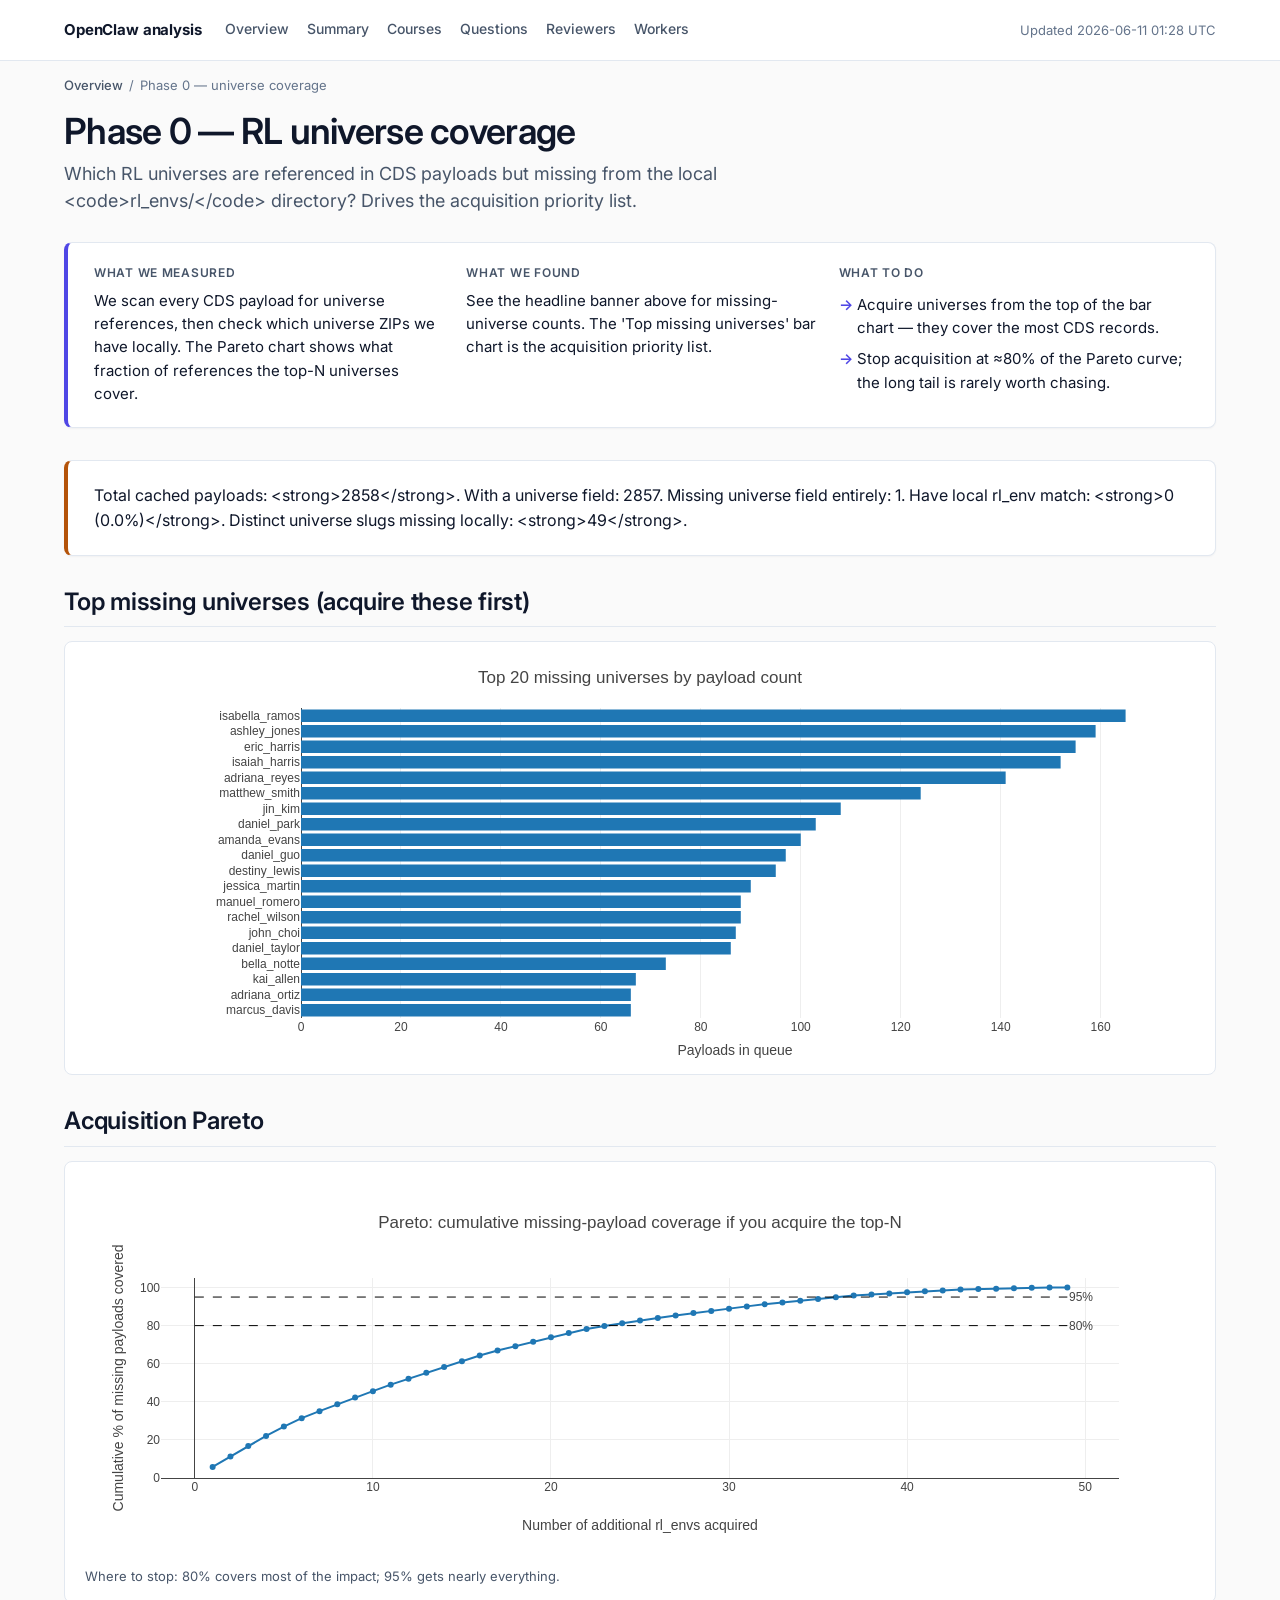
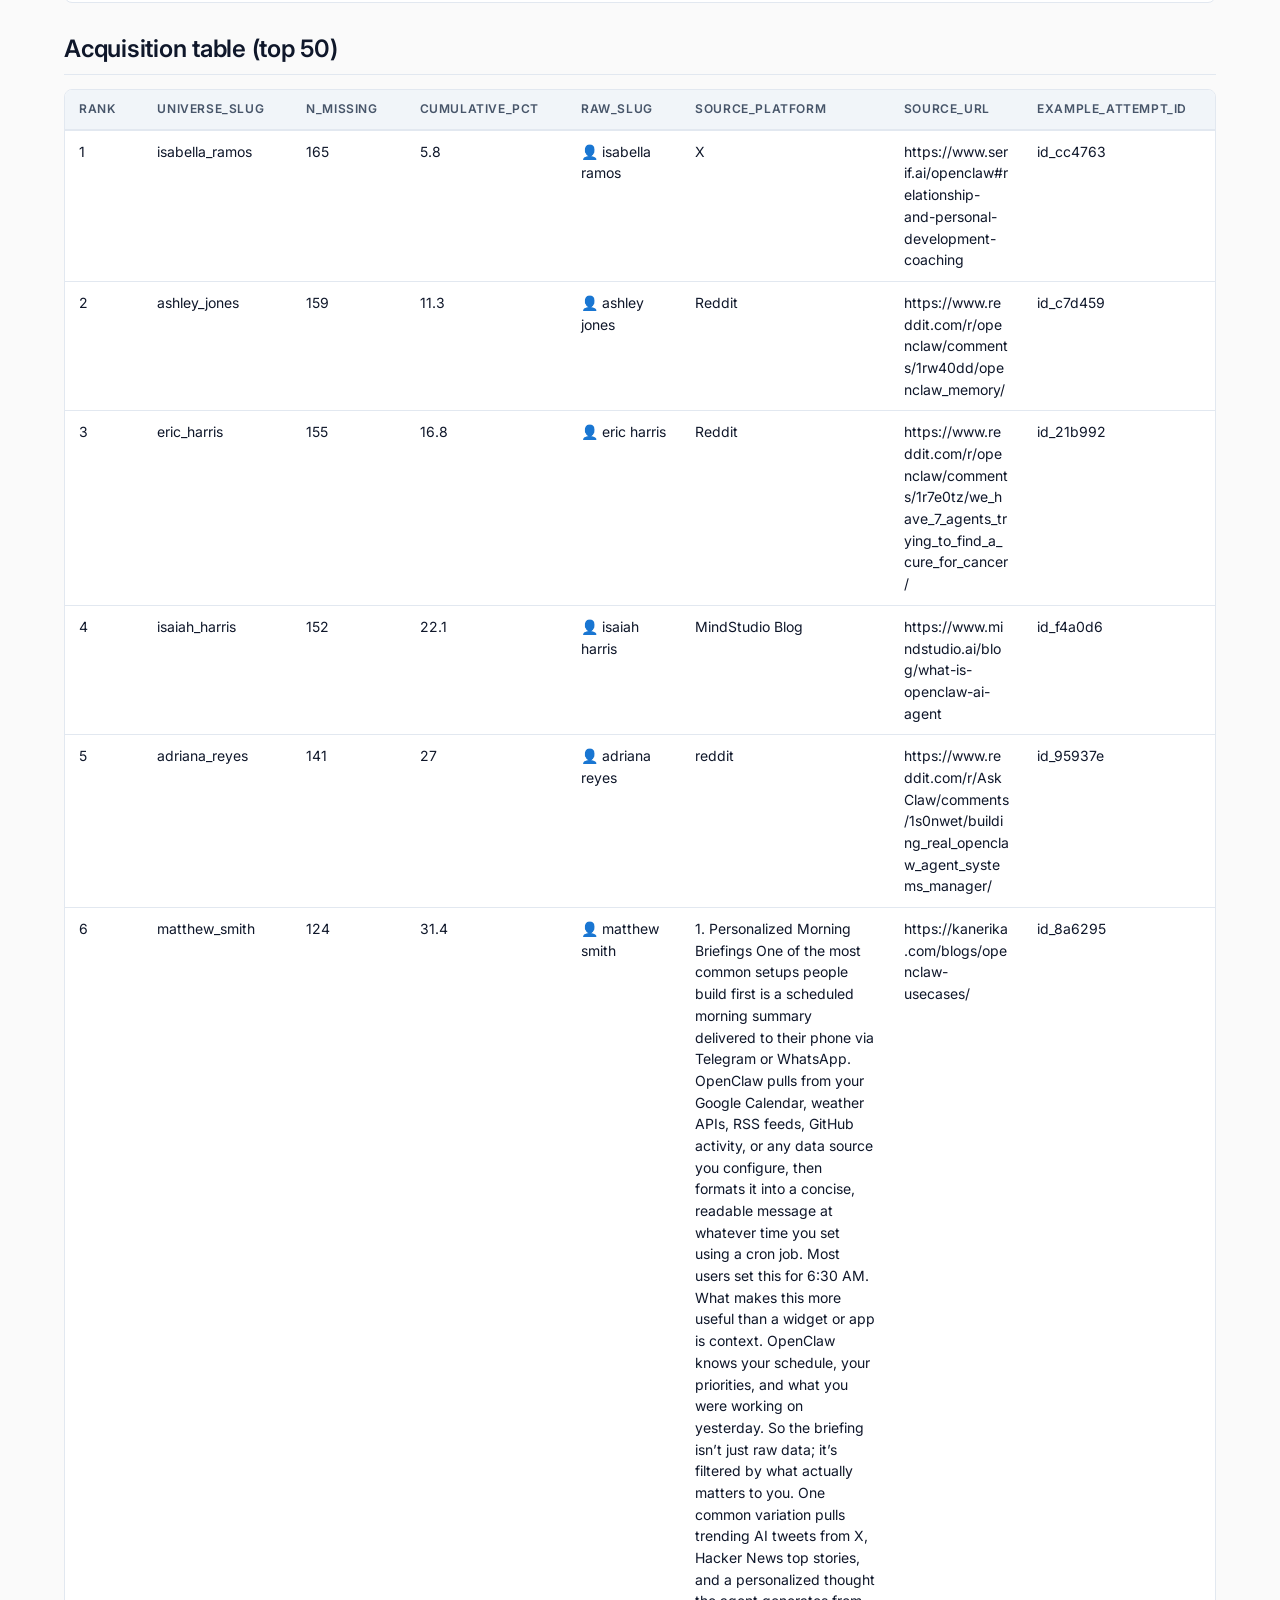
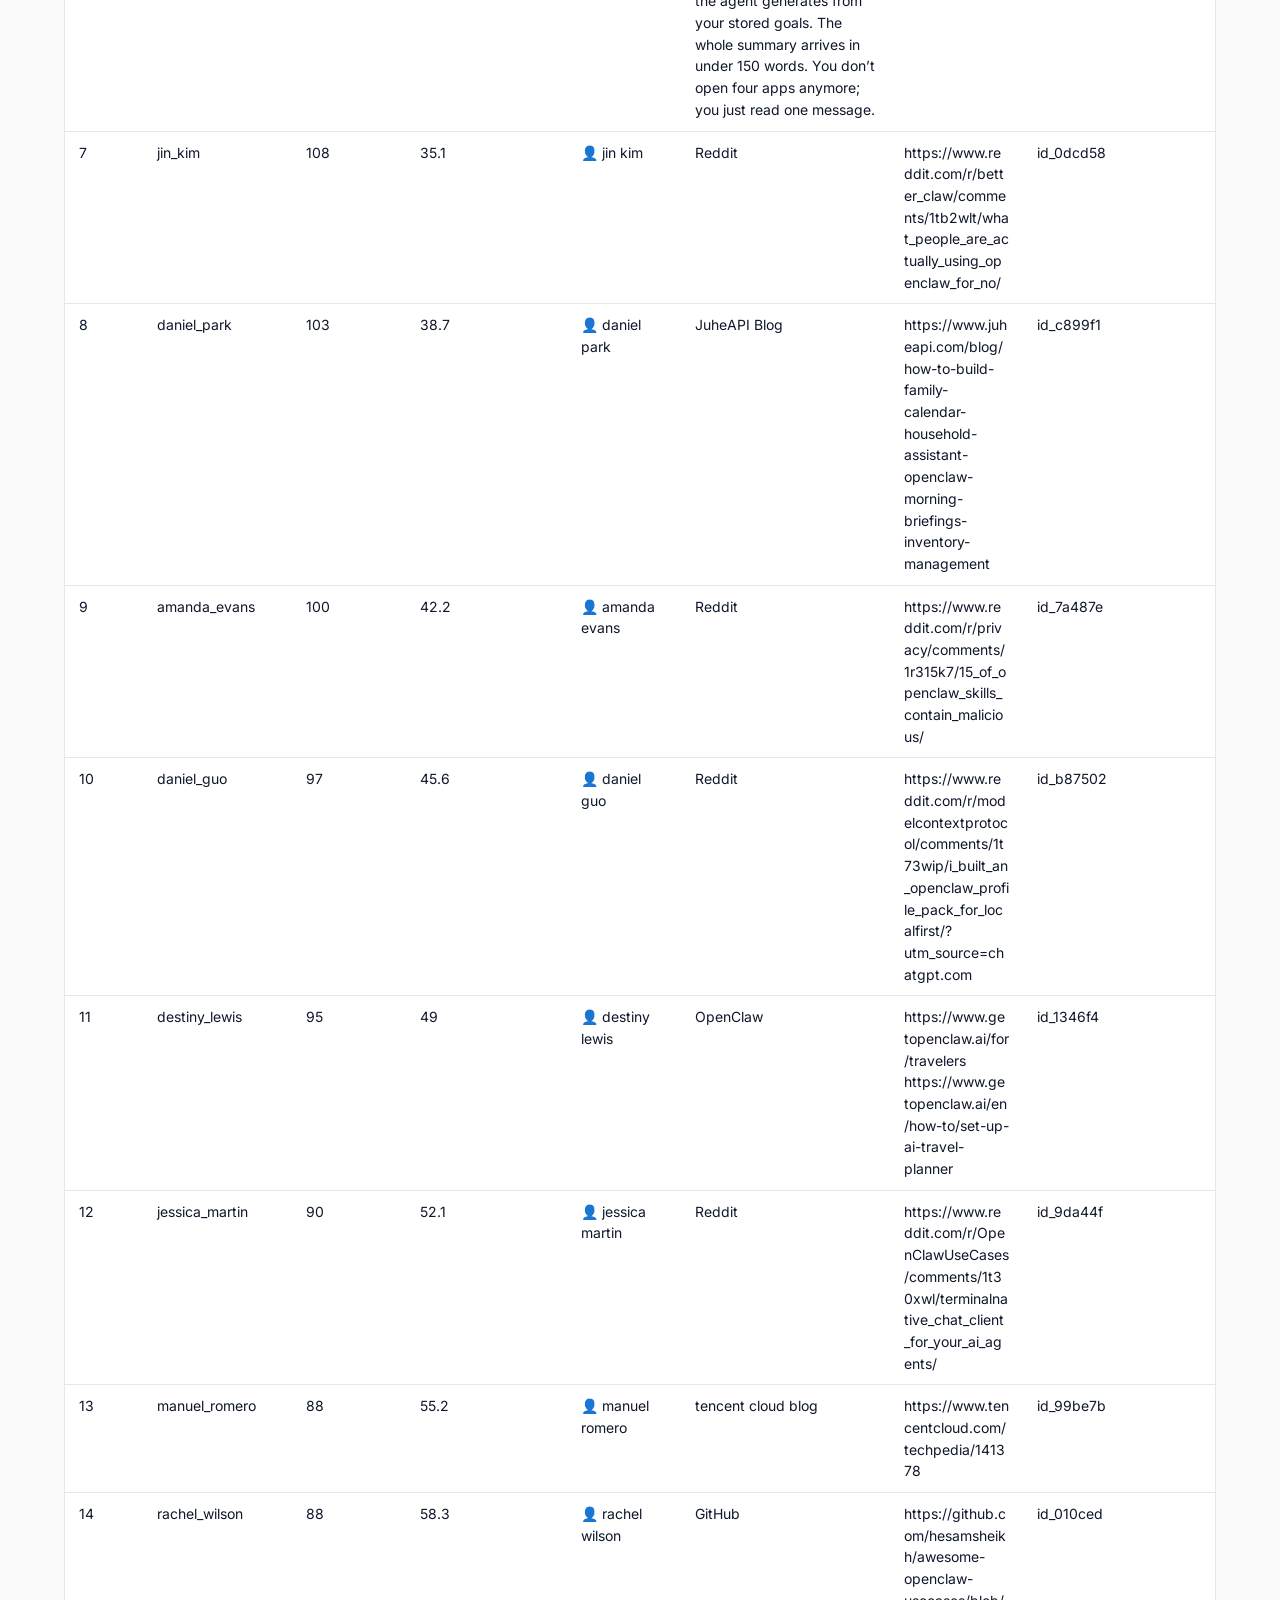
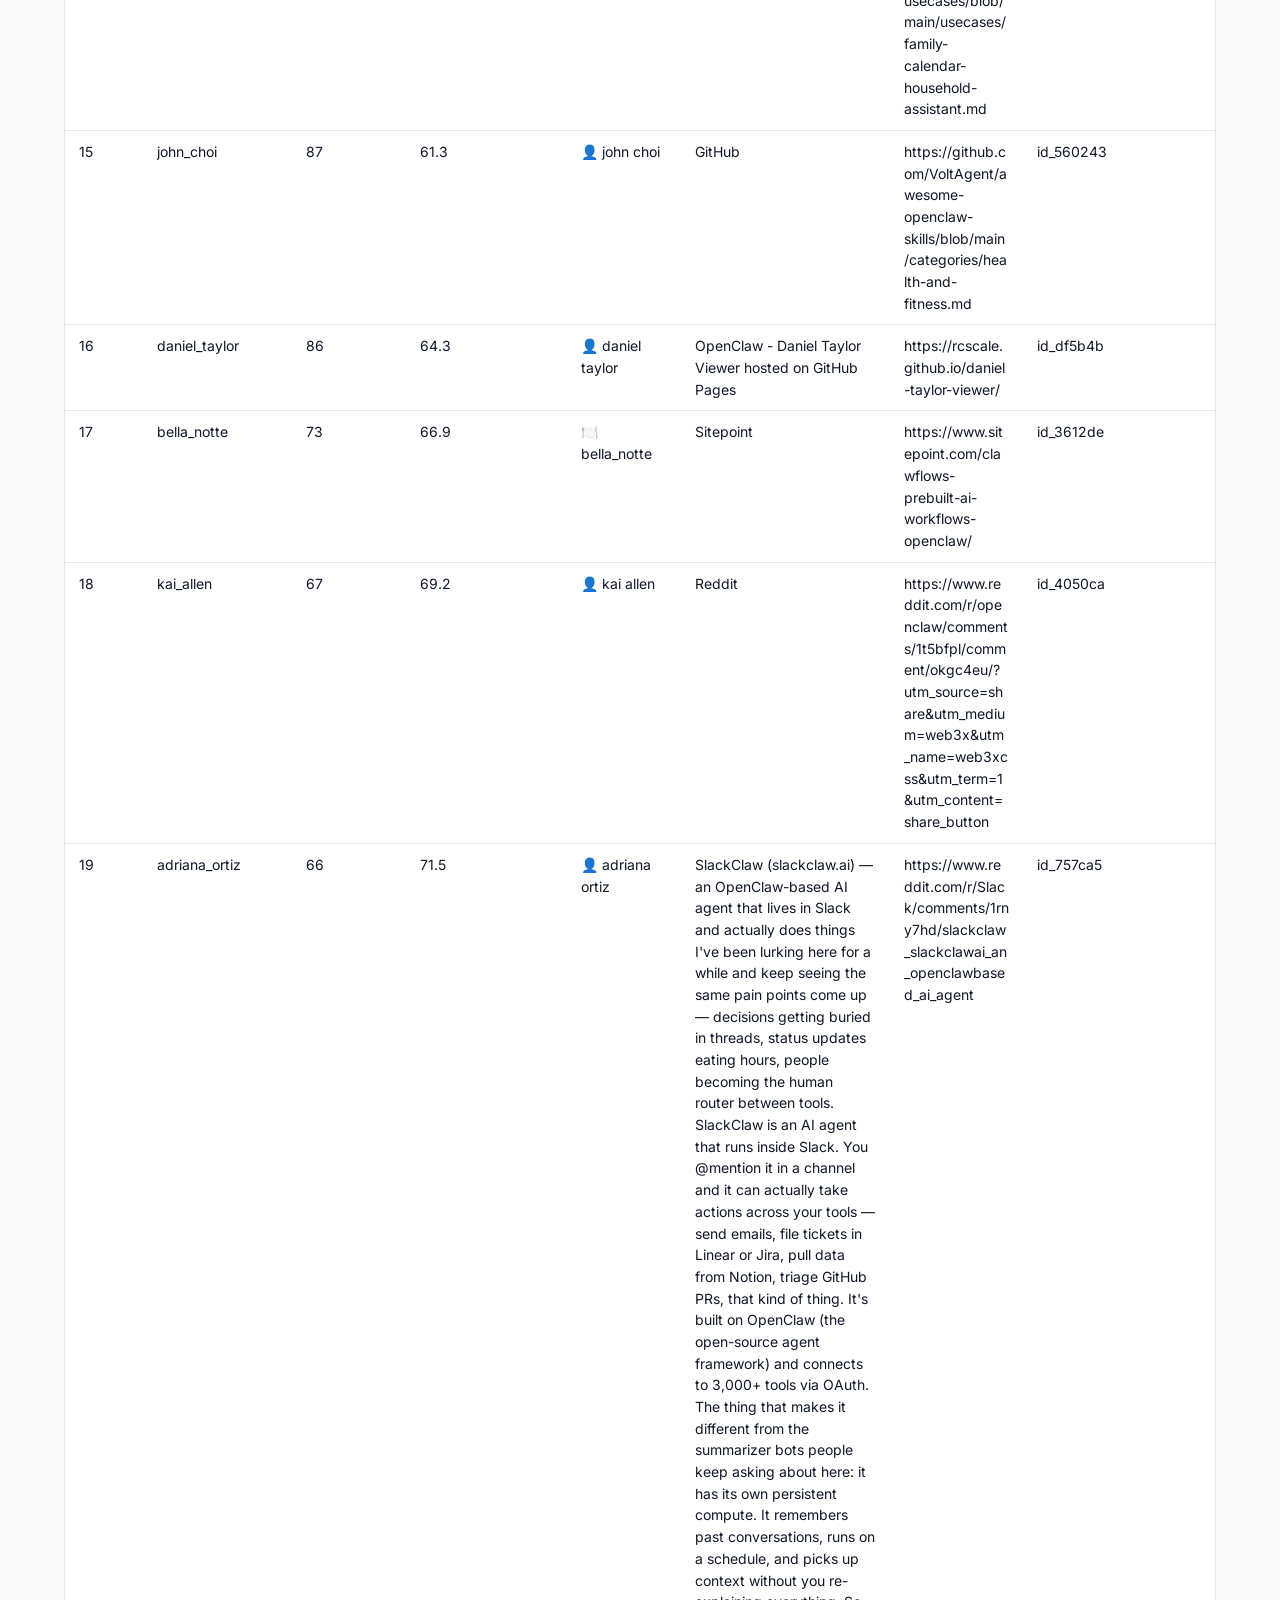
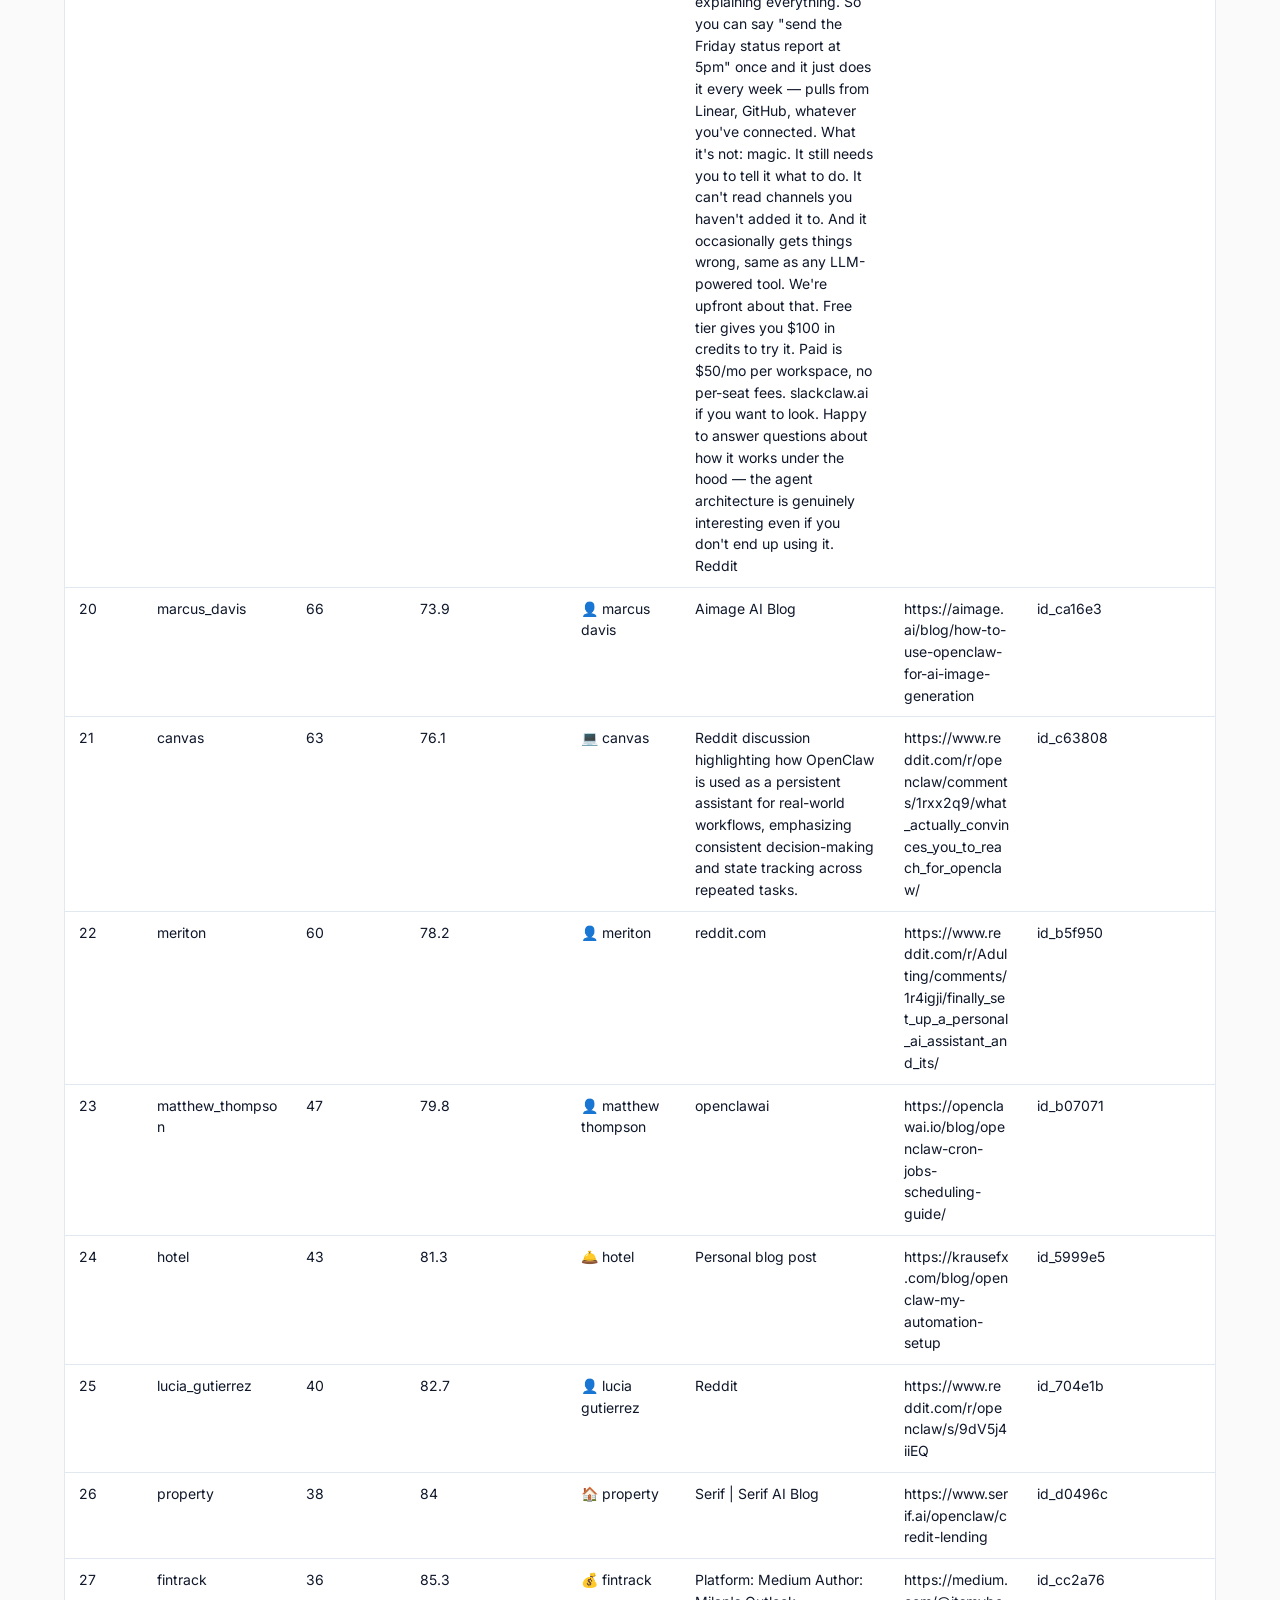
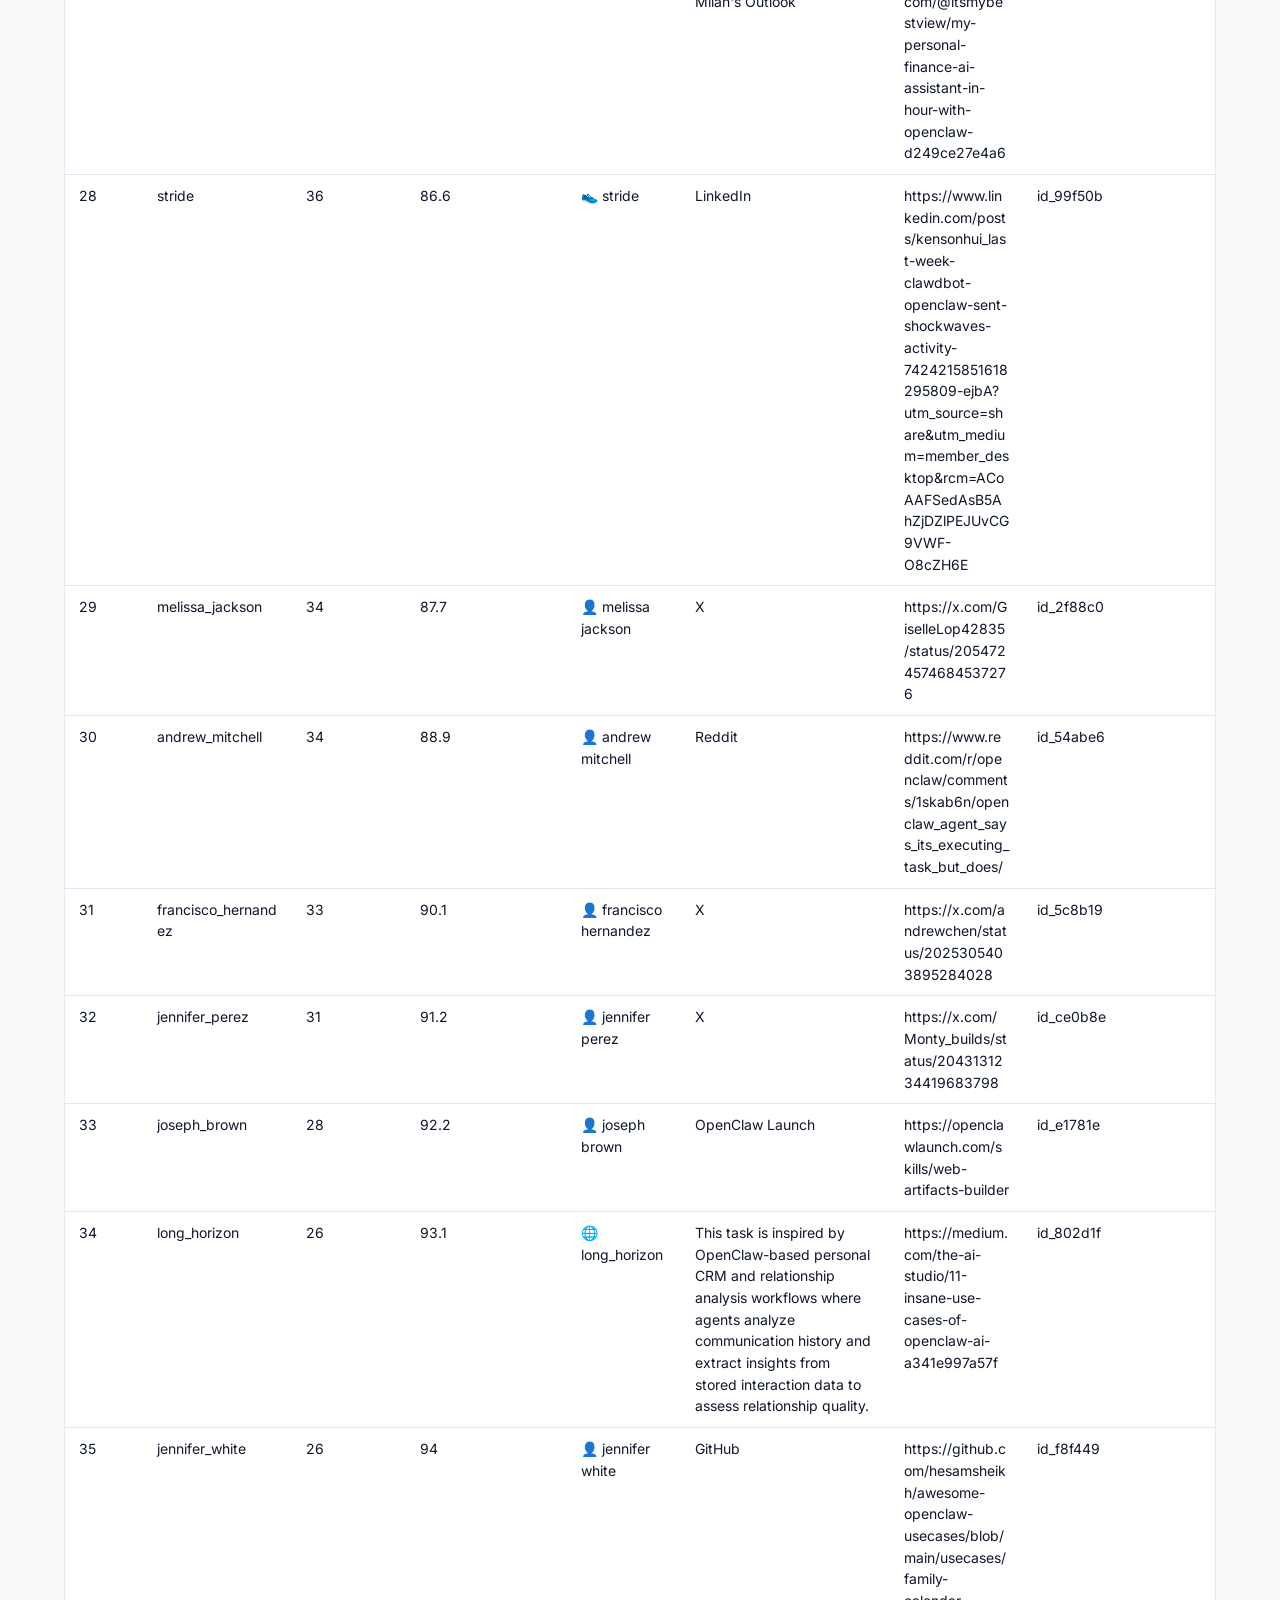
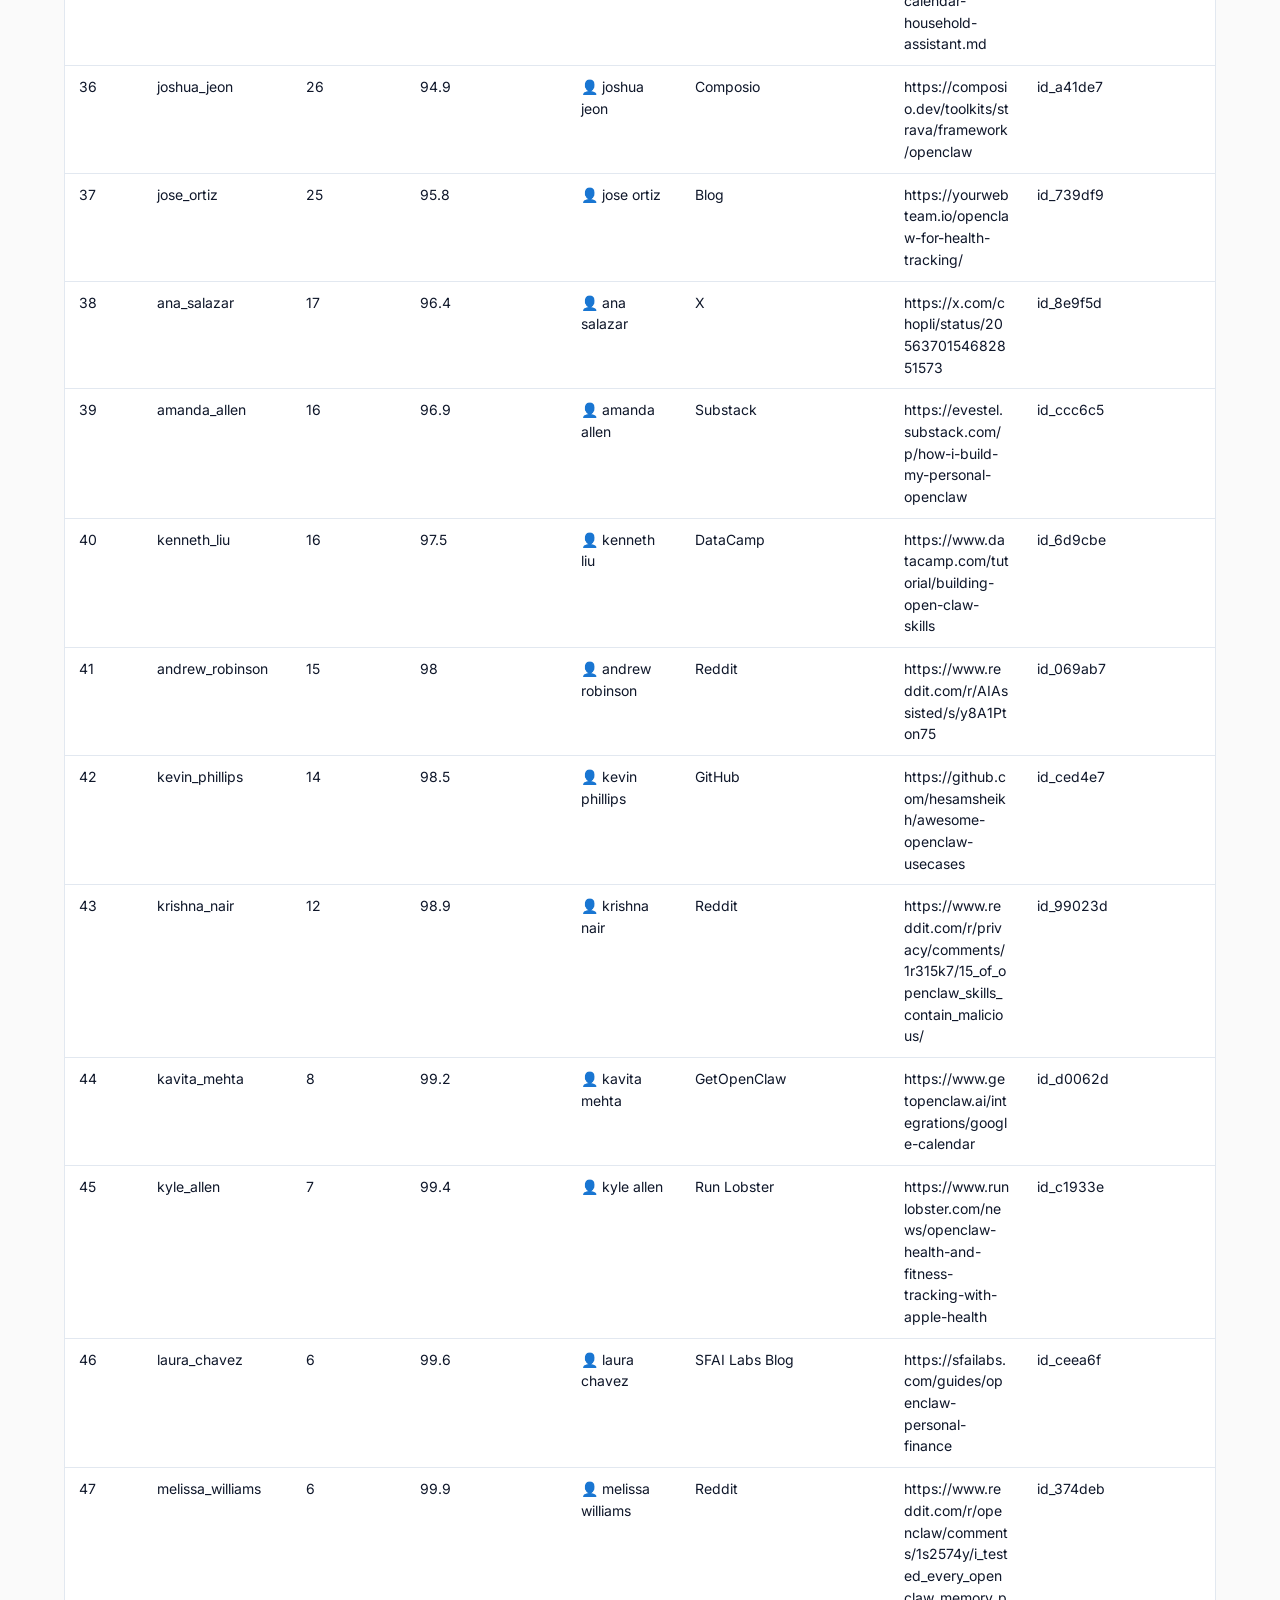
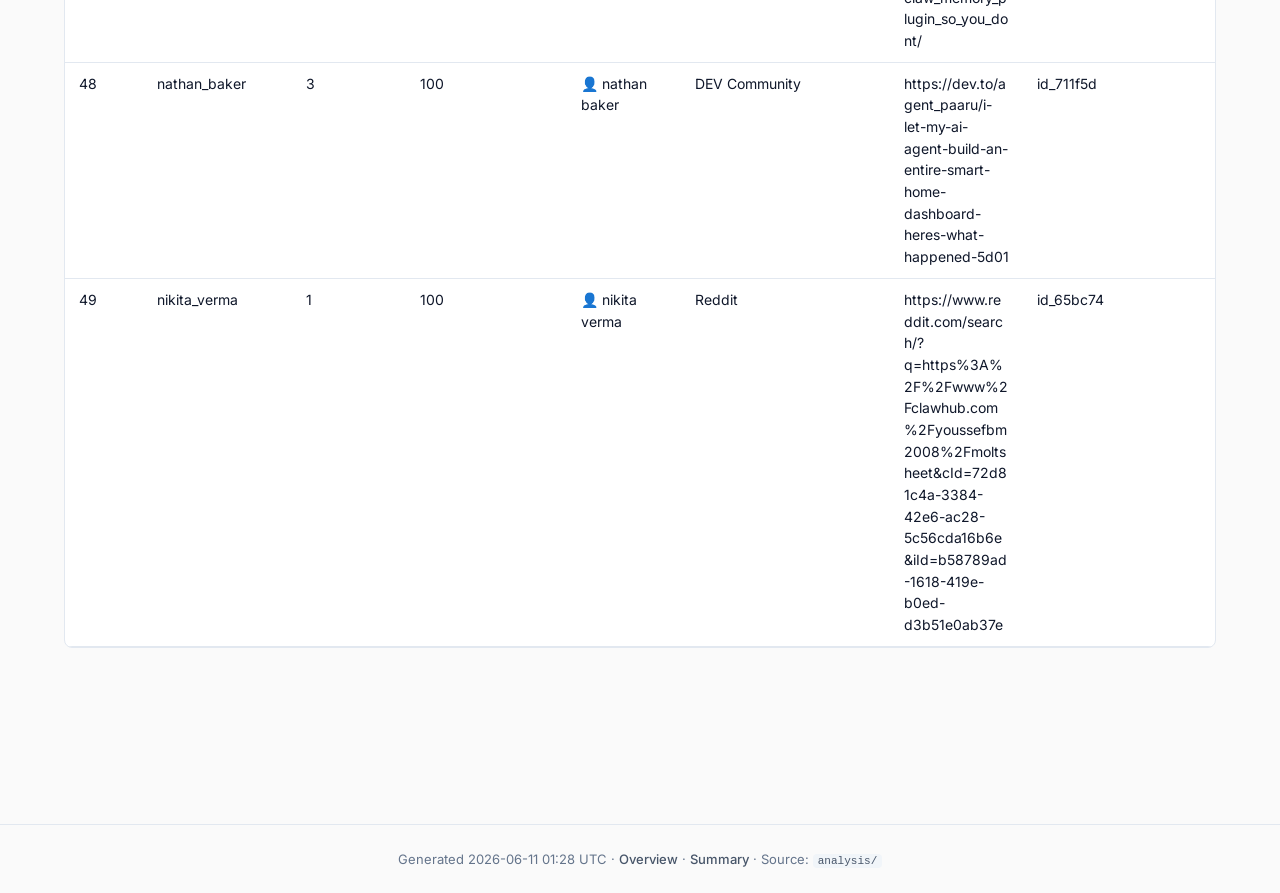
<file: g_universe_coverage.html>
<!DOCTYPE html>
<html lang="en">
<head>
<meta charset="utf-8">
<meta name="viewport" content="width=device-width, initial-scale=1">
<title>Phase 0 — RL universe coverage</title>
<link rel="preconnect" href="https://fonts.googleapis.com">
<link rel="preconnect" href="https://fonts.gstatic.com" crossorigin>
<link rel="stylesheet" href="https://fonts.googleapis.com/css2?family=Inter:wght@400;500;600;700&display=swap">
<link rel="stylesheet" href="_assets/design.css">

<style>.section { margin: 32px 0; }.section > h2 { margin-bottom: 14px; border-bottom: 1px solid var(--color-border);  padding-bottom: 10px; font-size: 24px; }.plot-wrap { background: var(--color-surface); border: 1px solid var(--color-border);  border-radius: var(--radius); padding: 16px; margin: 14px 0; }.plot { width: 100%; min-height: 360px; }.caption { color: var(--color-text-muted); font-size: 13px; margin: 8px 4px 0 4px; }.table-wrap { background: var(--color-surface); border: 1px solid var(--color-border);  border-radius: var(--radius); overflow: hidden; margin: 14px 0; }table.data { width: 100%; border-collapse: collapse; font-size: 14px; }table.data thead th { padding: 10px 14px; text-align: left;  background: var(--color-surface-2); font-weight: 600; font-size: 12px;  text-transform: uppercase; letter-spacing: 0.05em; color: var(--color-text-muted);  border-bottom: 2px solid var(--color-border); cursor: pointer; user-select: none;  white-space: nowrap; position: sticky; top: 0; }table.data tbody tr { border-bottom: 1px solid var(--color-border); }table.data tbody tr:hover { background: var(--color-surface-2); }table.data td { padding: 10px 14px; vertical-align: top; word-break: break-word; }</style><script src="https://cdn.plot.ly/plotly-2.35.2.min.js"></script>
</head>
<body>
<header class="site-header">
  <div class="site-header-inner">
    <a class="site-title" href="index.html">OpenClaw analysis</a>
    <nav class="site-nav" aria-label="Primary"><a class="" href="index.html">Overview</a><a class="" href="summary.html">Summary</a><a class="" href="themes/courses.html">Courses</a><a class="" href="themes/questions.html">Questions</a><a class="" href="themes/reviewers.html">Reviewers</a><a class="" href="themes/workers.html">Workers</a></nav>
    <span class="site-meta" title="2026-06-11T01:28+00:00">Updated 2026-06-11 01:28 UTC</span>
  </div>
</header>
<main class="page-shell">
<nav class="crumbs" aria-label="Breadcrumb"><a href="index.html">Overview</a><span class="sep">/</span><span>Phase 0 — universe coverage</span></nav>
<header class="page-header"><h1>Phase 0 — RL universe coverage</h1><p class="lede">Which RL universes are referenced in CDS payloads but missing from the local &lt;code&gt;rl_envs/&lt;/code&gt; directory? Drives the acquisition priority list.</p></header><aside class="tldr" aria-label="Summary">
  <div class="tldr-grid">
    <div class="tldr-block">
      <h3>What we measured</h3>
      <p>We scan every CDS payload for universe references, then check which universe ZIPs we have locally. The Pareto chart shows what fraction of references the top-N universes cover.</p>
    </div>
    <div class="tldr-block">
      <h3>What we found</h3>
      <p>See the headline banner above for missing-universe counts. The 'Top missing universes' bar chart is the acquisition priority list.</p>
    </div>
    <div class="tldr-block">
      <h3>What to do</h3>
      <ul><li>Acquire universes from the top of the bar chart — they cover the most CDS records.</li><li>Stop acquisition at ≈80% of the Pareto curve; the long tail is rarely worth chasing.</li></ul>
    </div>
  </div>
</aside><div class="tldr" style="border-left-color:var(--color-warn);"><p>Total cached payloads: &lt;strong&gt;2858&lt;/strong&gt;. With a universe field: 2857. Missing universe field entirely: 1. Have local rl_env match: &lt;strong&gt;0 (0.0%)&lt;/strong&gt;. Distinct universe slugs missing locally: &lt;strong&gt;49&lt;/strong&gt;.</p></div><section class="section"><h2>Top missing universes (acquire these first)</h2><div class="plot-wrap"><div id="plot_0_0" class="plot" role="img" aria-label="Top 20 missing universes by payload count"></div><script>Plotly.newPlot("plot_0_0", {"data": [{"type": "bar", "orientation": "h", "x": [66, 66, 67, 73, 86, 87, 88, 88, 90, 95, 97, 100, 103, 108, 124, 141, 152, 155, 159, 165], "y": ["marcus_davis", "adriana_ortiz", "kai_allen", "bella_notte", "daniel_taylor", "john_choi", "rachel_wilson", "manuel_romero", "jessica_martin", "destiny_lewis", "daniel_guo", "amanda_evans", "daniel_park", "jin_kim", "matthew_smith", "adriana_reyes", "isaiah_harris", "eric_harris", "ashley_jones", "isabella_ramos"], "hovertemplate": "<b>%{y}</b><br>%{x} payloads<extra></extra>"}], "layout": {"title": {"text": "Top 20 missing universes by payload count"}, "margin": {"l": 220, "r": 30, "t": 50, "b": 40}, "height": 400, "xaxis": {"title": "Payloads in queue"}, "yaxis": {"automargin": true}}}.data, {"data": [{"type": "bar", "orientation": "h", "x": [66, 66, 67, 73, 86, 87, 88, 88, 90, 95, 97, 100, 103, 108, 124, 141, 152, 155, 159, 165], "y": ["marcus_davis", "adriana_ortiz", "kai_allen", "bella_notte", "daniel_taylor", "john_choi", "rachel_wilson", "manuel_romero", "jessica_martin", "destiny_lewis", "daniel_guo", "amanda_evans", "daniel_park", "jin_kim", "matthew_smith", "adriana_reyes", "isaiah_harris", "eric_harris", "ashley_jones", "isabella_ramos"], "hovertemplate": "<b>%{y}</b><br>%{x} payloads<extra></extra>"}], "layout": {"title": {"text": "Top 20 missing universes by payload count"}, "margin": {"l": 220, "r": 30, "t": 50, "b": 40}, "height": 400, "xaxis": {"title": "Payloads in queue"}, "yaxis": {"automargin": true}}}.layout, {"responsive": true, "displaylogo": false});</script></div></section><section class="section"><h2>Acquisition Pareto</h2><div class="plot-wrap"><div id="plot_1_0" class="plot" role="img" aria-label="Where to stop: 80% covers most of the impact; 95% gets nearly everything."></div><p class="caption">Where to stop: 80% covers most of the impact; 95% gets nearly everything.</p><script>Plotly.newPlot("plot_1_0", {"data": [{"type": "scatter", "mode": "lines+markers", "x": [1, 2, 3, 4, 5, 6, 7, 8, 9, 10, 11, 12, 13, 14, 15, 16, 17, 18, 19, 20, 21, 22, 23, 24, 25, 26, 27, 28, 29, 30, 31, 32, 33, 34, 35, 36, 37, 38, 39, 40, 41, 42, 43, 44, 45, 46, 47, 48, 49], "y": [5.8, 11.3, 16.8, 22.1, 27.0, 31.4, 35.1, 38.7, 42.2, 45.6, 49.0, 52.1, 55.2, 58.3, 61.3, 64.3, 66.9, 69.2, 71.5, 73.9, 76.1, 78.2, 79.8, 81.3, 82.7, 84.0, 85.3, 86.6, 87.7, 88.9, 90.1, 91.2, 92.2, 93.1, 94.0, 94.9, 95.8, 96.4, 96.9, 97.5, 98.0, 98.5, 98.9, 99.2, 99.4, 99.6, 99.9, 100.0, 100.0], "hovertemplate": "Acquire top %{x}<br>%{y}% of missing payloads covered<br><extra></extra>"}], "layout": {"title": {"text": "Pareto: cumulative missing-payload coverage if you acquire the top-N"}, "xaxis": {"title": "Number of additional rl_envs acquired"}, "yaxis": {"title": "Cumulative % of missing payloads covered", "range": [0, 105]}, "height": 380, "shapes": [{"type": "line", "x0": 0, "x1": 49, "y0": 80, "y1": 80, "line": {"dash": "dash", "width": 1}}, {"type": "line", "x0": 0, "x1": 49, "y0": 95, "y1": 95, "line": {"dash": "dash", "width": 1}}], "annotations": [{"x": 49, "y": 80, "text": "80%", "showarrow": false, "xanchor": "left"}, {"x": 49, "y": 95, "text": "95%", "showarrow": false, "xanchor": "left"}]}}.data, {"data": [{"type": "scatter", "mode": "lines+markers", "x": [1, 2, 3, 4, 5, 6, 7, 8, 9, 10, 11, 12, 13, 14, 15, 16, 17, 18, 19, 20, 21, 22, 23, 24, 25, 26, 27, 28, 29, 30, 31, 32, 33, 34, 35, 36, 37, 38, 39, 40, 41, 42, 43, 44, 45, 46, 47, 48, 49], "y": [5.8, 11.3, 16.8, 22.1, 27.0, 31.4, 35.1, 38.7, 42.2, 45.6, 49.0, 52.1, 55.2, 58.3, 61.3, 64.3, 66.9, 69.2, 71.5, 73.9, 76.1, 78.2, 79.8, 81.3, 82.7, 84.0, 85.3, 86.6, 87.7, 88.9, 90.1, 91.2, 92.2, 93.1, 94.0, 94.9, 95.8, 96.4, 96.9, 97.5, 98.0, 98.5, 98.9, 99.2, 99.4, 99.6, 99.9, 100.0, 100.0], "hovertemplate": "Acquire top %{x}<br>%{y}% of missing payloads covered<br><extra></extra>"}], "layout": {"title": {"text": "Pareto: cumulative missing-payload coverage if you acquire the top-N"}, "xaxis": {"title": "Number of additional rl_envs acquired"}, "yaxis": {"title": "Cumulative % of missing payloads covered", "range": [0, 105]}, "height": 380, "shapes": [{"type": "line", "x0": 0, "x1": 49, "y0": 80, "y1": 80, "line": {"dash": "dash", "width": 1}}, {"type": "line", "x0": 0, "x1": 49, "y0": 95, "y1": 95, "line": {"dash": "dash", "width": 1}}], "annotations": [{"x": 49, "y": 80, "text": "80%", "showarrow": false, "xanchor": "left"}, {"x": 49, "y": 95, "text": "95%", "showarrow": false, "xanchor": "left"}]}}.layout, {"responsive": true, "displaylogo": false});</script></div></section><section class="section"><h2>Acquisition table (top 50)</h2><div class="table-wrap"><table class="data"><thead><tr><th>rank</th><th>universe_slug</th><th>n_missing</th><th>cumulative_pct</th><th>raw_slug</th><th>source_platform</th><th>source_url</th><th>example_attempt_id</th></tr></thead><tbody><tr><td>1</td><td>isabella_ramos</td><td>165</td><td>5.8</td><td>👤 isabella ramos</td><td>X</td><td>https://www.serif.ai/openclaw#relationship-and-personal-development-coaching</td><td>id_cc4763</td></tr><tr><td>2</td><td>ashley_jones</td><td>159</td><td>11.3</td><td>👤 ashley jones</td><td>Reddit</td><td>https://www.reddit.com/r/openclaw/comments/1rw40dd/openclaw_memory/</td><td>id_c7d459</td></tr><tr><td>3</td><td>eric_harris</td><td>155</td><td>16.8</td><td>👤 eric harris</td><td>Reddit</td><td>https://www.reddit.com/r/openclaw/comments/1r7e0tz/we_have_7_agents_trying_to_find_a_cure_for_cancer/</td><td>id_21b992</td></tr><tr><td>4</td><td>isaiah_harris</td><td>152</td><td>22.1</td><td>👤 isaiah harris</td><td>MindStudio Blog</td><td>https://www.mindstudio.ai/blog/what-is-openclaw-ai-agent</td><td>id_f4a0d6</td></tr><tr><td>5</td><td>adriana_reyes</td><td>141</td><td>27</td><td>👤 adriana reyes</td><td>reddit</td><td>https://www.reddit.com/r/AskClaw/comments/1s0nwet/building_real_openclaw_agent_systems_manager/</td><td>id_95937e</td></tr><tr><td>6</td><td>matthew_smith</td><td>124</td><td>31.4</td><td>👤 matthew smith </td><td>1. Personalized Morning Briefings
One of the most common setups people build first is a scheduled morning summary delivered to their phone via Telegram or WhatsApp. OpenClaw pulls from your Google Calendar, weather APIs, RSS feeds, GitHub activity, or any data source you configure, then formats it into a concise, readable message at whatever time you set using a cron job. Most users set this for 6:30 AM.

What makes this more useful than a widget or app is context. OpenClaw knows your schedule, your priorities, and what you were working on yesterday. So the briefing isn’t just raw data; it’s filtered by what actually matters to you. One common variation pulls trending AI tweets from X, Hacker News top stories, and a personalized thought the agent generates from your stored goals. The whole summary arrives in under 150 words. You don’t open four apps anymore; you just read one message.</td><td>https://kanerika.com/blogs/openclaw-usecases/</td><td>id_8a6295</td></tr><tr><td>7</td><td>jin_kim</td><td>108</td><td>35.1</td><td>👤 jin kim</td><td>Reddit </td><td>https://www.reddit.com/r/better_claw/comments/1tb2wlt/what_people_are_actually_using_openclaw_for_no/</td><td>id_0dcd58</td></tr><tr><td>8</td><td>daniel_park</td><td>103</td><td>38.7</td><td>👤 daniel park</td><td>JuheAPI Blog</td><td>https://www.juheapi.com/blog/how-to-build-family-calendar-household-assistant-openclaw-morning-briefings-inventory-management</td><td>id_c899f1</td></tr><tr><td>9</td><td>amanda_evans</td><td>100</td><td>42.2</td><td>👤 amanda evans</td><td>Reddit</td><td>https://www.reddit.com/r/privacy/comments/1r315k7/15_of_openclaw_skills_contain_malicious/</td><td>id_7a487e</td></tr><tr><td>10</td><td>daniel_guo</td><td>97</td><td>45.6</td><td>👤 daniel guo</td><td>Reddit</td><td>https://www.reddit.com/r/modelcontextprotocol/comments/1t73wip/i_built_an_openclaw_profile_pack_for_localfirst/?utm_source=chatgpt.com</td><td>id_b87502</td></tr><tr><td>11</td><td>destiny_lewis</td><td>95</td><td>49</td><td>👤 destiny lewis</td><td>OpenClaw</td><td>https://www.getopenclaw.ai/for/travelers

https://www.getopenclaw.ai/en/how-to/set-up-ai-travel-planner</td><td>id_1346f4</td></tr><tr><td>12</td><td>jessica_martin</td><td>90</td><td>52.1</td><td>👤 jessica martin</td><td>Reddit</td><td>https://www.reddit.com/r/OpenClawUseCases/comments/1t30xwl/terminalnative_chat_client_for_your_ai_agents/</td><td>id_9da44f</td></tr><tr><td>13</td><td>manuel_romero</td><td>88</td><td>55.2</td><td>👤 manuel romero</td><td>tencent cloud blog</td><td>https://www.tencentcloud.com/techpedia/141378</td><td>id_99be7b</td></tr><tr><td>14</td><td>rachel_wilson</td><td>88</td><td>58.3</td><td>👤 rachel wilson</td><td>GitHub</td><td>https://github.com/hesamsheikh/awesome-openclaw-usecases/blob/main/usecases/family-calendar-household-assistant.md</td><td>id_010ced</td></tr><tr><td>15</td><td>john_choi</td><td>87</td><td>61.3</td><td>👤 john choi</td><td>GitHub</td><td>https://github.com/VoltAgent/awesome-openclaw-skills/blob/main/categories/health-and-fitness.md</td><td>id_560243</td></tr><tr><td>16</td><td>daniel_taylor</td><td>86</td><td>64.3</td><td>👤 daniel taylor </td><td>OpenClaw - Daniel Taylor Viewer hosted on GitHub Pages</td><td>https://rcscale.github.io/daniel-taylor-viewer/</td><td>id_df5b4b</td></tr><tr><td>17</td><td>bella_notte</td><td>73</td><td>66.9</td><td>🍽️ bella_notte</td><td>Sitepoint</td><td>https://www.sitepoint.com/clawflows-prebuilt-ai-workflows-openclaw/</td><td>id_3612de</td></tr><tr><td>18</td><td>kai_allen</td><td>67</td><td>69.2</td><td>👤 kai allen</td><td>Reddit</td><td>https://www.reddit.com/r/openclaw/comments/1t5bfpl/comment/okgc4eu/?utm_source=share&amp;utm_medium=web3x&amp;utm_name=web3xcss&amp;utm_term=1&amp;utm_content=share_button</td><td>id_4050ca</td></tr><tr><td>19</td><td>adriana_ortiz</td><td>66</td><td>71.5</td><td>👤 adriana ortiz </td><td>SlackClaw (slackclaw.ai) — an OpenClaw-based AI agent that lives in Slack and actually does things
I&#x27;ve been lurking here for a while and keep seeing the same pain points come up — decisions getting buried in threads, status updates eating hours, people becoming the human router between tools.

SlackClaw is an AI agent that runs inside Slack. You @mention it in a channel and it can actually take actions across your tools — send emails, file tickets in Linear or Jira, pull data from Notion, triage GitHub PRs, that kind of thing. It&#x27;s built on OpenClaw (the open-source agent framework) and connects to 3,000+ tools via OAuth.

The thing that makes it different from the summarizer bots people keep asking about here: it has its own persistent compute. It remembers past conversations, runs on a schedule, and picks up context without you re-explaining everything. So you can say &quot;send the Friday status report at 5pm&quot; once and it just does it every week — pulls from Linear, GitHub, whatever you&#x27;ve connected.

What it&#x27;s not: magic. It still needs you to tell it what to do. It can&#x27;t read channels you haven&#x27;t added it to. And it occasionally gets things wrong, same as any LLM-powered tool. We&#x27;re upfront about that.

Free tier gives you $100 in credits to try it. Paid is $50/mo per workspace, no per-seat fees.

slackclaw.ai if you want to look. Happy to answer questions about how it works under the hood — the agent architecture is genuinely interesting even if you don&#x27;t end up using it.
Reddit</td><td>https://www.reddit.com/r/Slack/comments/1rny7hd/slackclaw_slackclawai_an_openclawbased_ai_agent</td><td>id_757ca5</td></tr><tr><td>20</td><td>marcus_davis</td><td>66</td><td>73.9</td><td>👤 marcus davis</td><td>Aimage AI Blog</td><td>https://aimage.ai/blog/how-to-use-openclaw-for-ai-image-generation</td><td>id_ca16e3</td></tr><tr><td>21</td><td>canvas</td><td>63</td><td>76.1</td><td>💻 canvas</td><td>Reddit discussion highlighting how OpenClaw is used as a persistent assistant for real-world workflows, emphasizing consistent decision-making and state tracking across repeated tasks.</td><td>https://www.reddit.com/r/openclaw/comments/1rxx2q9/what_actually_convinces_you_to_reach_for_openclaw/</td><td>id_c63808</td></tr><tr><td>22</td><td>meriton</td><td>60</td><td>78.2</td><td>👤 meriton</td><td>reddit.com</td><td>https://www.reddit.com/r/Adulting/comments/1r4igji/finally_set_up_a_personal_ai_assistant_and_its/</td><td>id_b5f950</td></tr><tr><td>23</td><td>matthew_thompson</td><td>47</td><td>79.8</td><td>👤 matthew thompson</td><td>openclawai</td><td>https://openclawai.io/blog/openclaw-cron-jobs-scheduling-guide/</td><td>id_b07071</td></tr><tr><td>24</td><td>hotel</td><td>43</td><td>81.3</td><td>🛎️ hotel</td><td>Personal blog post</td><td>https://krausefx.com/blog/openclaw-my-automation-setup</td><td>id_5999e5</td></tr><tr><td>25</td><td>lucia_gutierrez</td><td>40</td><td>82.7</td><td>👤 lucia gutierrez</td><td>Reddit </td><td>https://www.reddit.com/r/openclaw/s/9dV5j4iiEQ</td><td>id_704e1b</td></tr><tr><td>26</td><td>property</td><td>38</td><td>84</td><td>🏠 property</td><td>Serif | Serif AI Blog</td><td>https://www.serif.ai/openclaw/credit-lending</td><td>id_d0496c</td></tr><tr><td>27</td><td>fintrack</td><td>36</td><td>85.3</td><td>💰 fintrack</td><td>Platform: Medium
Author: Milan&#x27;s Outlook</td><td>https://medium.com/@itsmybestview/my-personal-finance-ai-assistant-in-hour-with-openclaw-d249ce27e4a6</td><td>id_cc2a76</td></tr><tr><td>28</td><td>stride</td><td>36</td><td>86.6</td><td>👟 stride</td><td>LinkedIn</td><td>https://www.linkedin.com/posts/kensonhui_last-week-clawdbot-openclaw-sent-shockwaves-activity-7424215851618295809-ejbA?utm_source=share&amp;utm_medium=member_desktop&amp;rcm=ACoAAFSedAsB5AhZjDZlPEJUvCG9VWF-O8cZH6E</td><td>id_99f50b</td></tr><tr><td>29</td><td>melissa_jackson</td><td>34</td><td>87.7</td><td>👤 melissa jackson</td><td>X</td><td>https://x.com/GiselleLop42835/status/2054724574684537276</td><td>id_2f88c0</td></tr><tr><td>30</td><td>andrew_mitchell</td><td>34</td><td>88.9</td><td>👤 andrew mitchell</td><td>Reddit</td><td>https://www.reddit.com/r/openclaw/comments/1skab6n/openclaw_agent_says_its_executing_task_but_does/</td><td>id_54abe6</td></tr><tr><td>31</td><td>francisco_hernandez</td><td>33</td><td>90.1</td><td>👤 francisco hernandez</td><td>X</td><td>https://x.com/andrewchen/status/2025305403895284028</td><td>id_5c8b19</td></tr><tr><td>32</td><td>jennifer_perez</td><td>31</td><td>91.2</td><td>👤 jennifer perez</td><td>X</td><td>https://x.com/Monty_builds/status/2043131234419683798</td><td>id_ce0b8e</td></tr><tr><td>33</td><td>joseph_brown</td><td>28</td><td>92.2</td><td>👤 joseph brown</td><td>OpenClaw Launch</td><td>https://openclawlaunch.com/skills/web-artifacts-builder</td><td>id_e1781e</td></tr><tr><td>34</td><td>long_horizon</td><td>26</td><td>93.1</td><td>🌐 long_horizon</td><td>This task is inspired by OpenClaw-based personal CRM and relationship analysis workflows where agents analyze communication history and extract insights from stored interaction data to assess relationship quality.</td><td>https://medium.com/the-ai-studio/11-insane-use-cases-of-openclaw-ai-a341e997a57f</td><td>id_802d1f</td></tr><tr><td>35</td><td>jennifer_white</td><td>26</td><td>94</td><td>👤 jennifer white</td><td>GitHub</td><td>https://github.com/hesamsheikh/awesome-openclaw-usecases/blob/main/usecases/family-calendar-household-assistant.md</td><td>id_f8f449</td></tr><tr><td>36</td><td>joshua_jeon</td><td>26</td><td>94.9</td><td>👤 joshua jeon</td><td>Composio</td><td>https://composio.dev/toolkits/strava/framework/openclaw</td><td>id_a41de7</td></tr><tr><td>37</td><td>jose_ortiz</td><td>25</td><td>95.8</td><td>👤 jose ortiz</td><td>Blog</td><td>https://yourwebteam.io/openclaw-for-health-tracking/</td><td>id_739df9</td></tr><tr><td>38</td><td>ana_salazar</td><td>17</td><td>96.4</td><td>👤 ana salazar</td><td>X</td><td>https://x.com/chopli/status/2056370154682851573</td><td>id_8e9f5d</td></tr><tr><td>39</td><td>amanda_allen</td><td>16</td><td>96.9</td><td>👤 amanda allen</td><td>Substack</td><td>https://evestel.substack.com/p/how-i-build-my-personal-openclaw</td><td>id_ccc6c5</td></tr><tr><td>40</td><td>kenneth_liu</td><td>16</td><td>97.5</td><td>👤 kenneth liu</td><td>DataCamp</td><td>https://www.datacamp.com/tutorial/building-open-claw-skills</td><td>id_6d9cbe</td></tr><tr><td>41</td><td>andrew_robinson</td><td>15</td><td>98</td><td>👤 andrew robinson</td><td>Reddit</td><td>https://www.reddit.com/r/AIAssisted/s/y8A1Pton75</td><td>id_069ab7</td></tr><tr><td>42</td><td>kevin_phillips</td><td>14</td><td>98.5</td><td>👤 kevin phillips</td><td>GitHub</td><td>https://github.com/hesamsheikh/awesome-openclaw-usecases</td><td>id_ced4e7</td></tr><tr><td>43</td><td>krishna_nair</td><td>12</td><td>98.9</td><td>👤 krishna nair</td><td>Reddit</td><td>https://www.reddit.com/r/privacy/comments/1r315k7/15_of_openclaw_skills_contain_malicious/</td><td>id_99023d</td></tr><tr><td>44</td><td>kavita_mehta</td><td>8</td><td>99.2</td><td>👤 kavita mehta</td><td>GetOpenClaw</td><td>https://www.getopenclaw.ai/integrations/google-calendar</td><td>id_d0062d</td></tr><tr><td>45</td><td>kyle_allen</td><td>7</td><td>99.4</td><td>👤 kyle allen</td><td>Run Lobster</td><td>https://www.runlobster.com/news/openclaw-health-and-fitness-tracking-with-apple-health</td><td>id_c1933e</td></tr><tr><td>46</td><td>laura_chavez</td><td>6</td><td>99.6</td><td>👤 laura chavez</td><td>SFAI Labs Blog</td><td>https://sfailabs.com/guides/openclaw-personal-finance</td><td>id_ceea6f</td></tr><tr><td>47</td><td>melissa_williams</td><td>6</td><td>99.9</td><td>👤 melissa williams</td><td>Reddit</td><td>https://www.reddit.com/r/openclaw/comments/1s2574y/i_tested_every_openclaw_memory_plugin_so_you_dont/</td><td>id_374deb</td></tr><tr><td>48</td><td>nathan_baker</td><td>3</td><td>100</td><td>👤 nathan baker</td><td>DEV Community</td><td>https://dev.to/agent_paaru/i-let-my-ai-agent-build-an-entire-smart-home-dashboard-heres-what-happened-5d01</td><td>id_711f5d</td></tr><tr><td>49</td><td>nikita_verma</td><td>1</td><td>100</td><td>👤 nikita verma</td><td>Reddit</td><td>https://www.reddit.com/search/?q=https%3A%2F%2Fwww%2Fclawhub.com%2Fyoussefbm2008%2Fmoltsheet&amp;cId=72d81c4a-3384-42e6-ac28-5c56cda16b6e&amp;iId=b58789ad-1618-419e-b0ed-d3b51e0ab37e</td><td>id_65bc74</td></tr></tbody></table></div></section>
</main>
<footer class="site-footer">
  Generated 2026-06-11 01:28 UTC ·
  <a href="index.html">Overview</a> ·
  <a href="summary.html">Summary</a> ·
  Source: <code>analysis/</code>
</footer>
<script src="_assets/dashboard.js"></script>
<script>
// Click headers to sort. Numeric columns sort numerically, others lex.
document.querySelectorAll('table.data').forEach(function(t){
  var ths = t.querySelectorAll('thead th');
  ths.forEach(function(th, idx){
    th.addEventListener('click', function(){
      var tb = t.querySelector('tbody');
      var rows = Array.from(tb.querySelectorAll('tr'));
      var asc = th.dataset.sortAsc !== 'true';
      ths.forEach(function(h){ delete h.dataset.sortAsc; });
      th.dataset.sortAsc = asc ? 'true' : 'false';
      rows.sort(function(a, b){
        var av = a.children[idx].innerText.trim();
        var bv = b.children[idx].innerText.trim();
        var anum = parseFloat(av), bnum = parseFloat(bv);
        if (!isNaN(anum) && !isNaN(bnum)) { return asc ? anum - bnum : bnum - anum; }
        return asc ? av.localeCompare(bv) : bv.localeCompare(av);
      });
      rows.forEach(function(r){ tb.appendChild(r); });
    });
  });
});
</script>
</body>
</html>
</file>
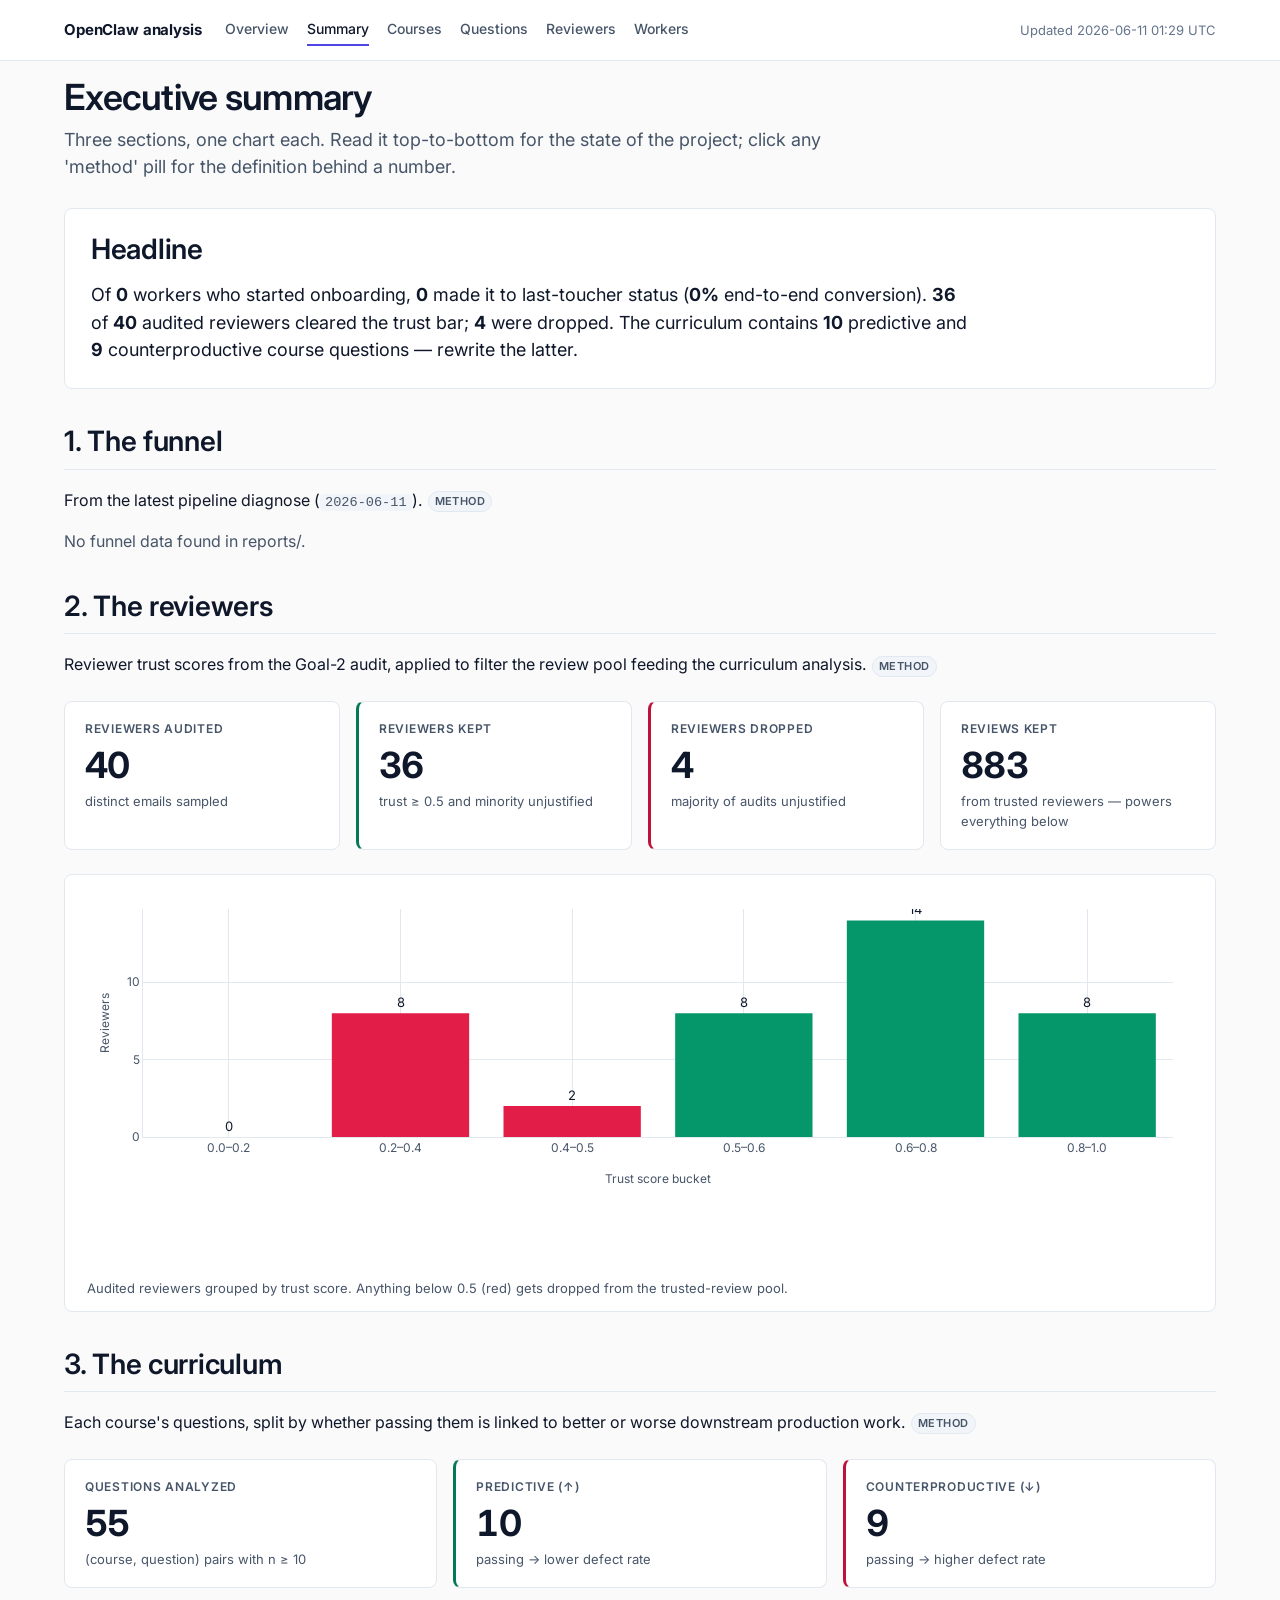
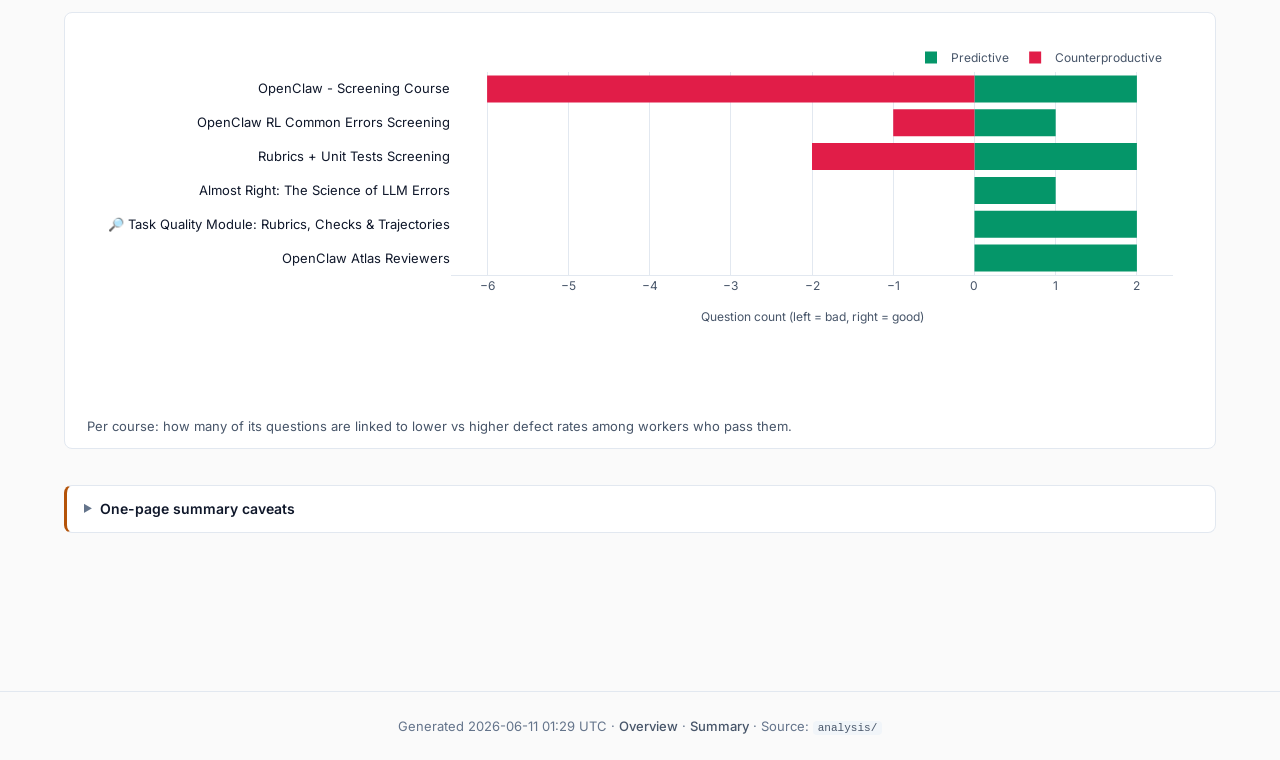
<file: summary.html>
<!DOCTYPE html>
<html lang="en">
<head>
<meta charset="utf-8">
<meta name="viewport" content="width=device-width, initial-scale=1">
<title>OpenClaw analysis — summary</title>
<link rel="preconnect" href="https://fonts.googleapis.com">
<link rel="preconnect" href="https://fonts.gstatic.com" crossorigin>
<link rel="stylesheet" href="https://fonts.googleapis.com/css2?family=Inter:wght@400;500;600;700&display=swap">
<link rel="stylesheet" href="_assets/design.css">
<script src="https://cdn.plot.ly/plotly-2.35.2.min.js"></script>

</head>
<body>
<header class="site-header">
  <div class="site-header-inner">
    <a class="site-title" href="index.html">OpenClaw analysis</a>
    <nav class="site-nav" aria-label="Primary"><a class="" href="index.html">Overview</a><a class="is-active" href="summary.html">Summary</a><a class="" href="themes/courses.html">Courses</a><a class="" href="themes/questions.html">Questions</a><a class="" href="themes/reviewers.html">Reviewers</a><a class="" href="themes/workers.html">Workers</a></nav>
    <span class="site-meta" title="2026-06-11T01:29+00:00">Updated 2026-06-11 01:29 UTC</span>
  </div>
</header>
<main class="page-shell">

<header class="page-header"><h1>Executive summary</h1><p class="lede">Three sections, one chart each. Read it top-to-bottom for the state of the project; click any &#x27;method&#x27; pill for the definition behind a number.</p></header>
<section class="card"><div class="card-header"><h2>Headline</h2></div><p style='font-size:18px;line-height:1.55;max-width:80ch;'>Of <b>0</b> workers who started onboarding, <b>0</b> made it to last-toucher status (<b>0%</b> end-to-end conversion). <b>36</b> of <b>40</b> audited reviewers cleared the trust bar; <b>4</b> were dropped. The curriculum contains <b>10</b> predictive and <b>9</b> counterproductive course questions — rewrite the latter.</p></section>
<a id="funnel"></a><section class="section"><h2>1. The funnel</h2><p>From the latest pipeline diagnose (<code>2026-06-11</code>).<span class="method-pop" data-method="modal_funnel" title="Show methodology">method</span></p>

<p class="muted">No funnel data found in reports/.</p><div class="modal" id="modal_funnel" role="dialog" aria-modal="true" aria-hidden="true">
  <div class="modal-card">
    <button class="modal-close" aria-label="Close">×</button>
    <h4>How the funnel is computed</h4>
    <div><p>Each row is one stage in the worker journey. A worker is counted in a stage if they reached it at any point in the project window. Counts are not exclusive — a 'last-toucher tagged' worker also appears in every earlier stage.</p><p>Source: <code>reports/&lt;project&gt;/&lt;date&gt;/funnel.csv</code> (from <code>pipeline.diagnose</code>).</p></div>
  </div>
</div></section>
<a id="reviewers"></a><section class="section"><h2>2. The reviewers</h2><p>Reviewer trust scores from the Goal-2 audit, applied to filter
the review pool feeding the curriculum analysis.<span class="method-pop" data-method="modal_trust" title="Show methodology">method</span></p>
<div class="stat-grid"><div class="stat">
  <div class="stat-label">Reviewers audited</div>
  <div class="stat-number num">40</div>
  <div class="stat-sub">distinct emails sampled</div>
</div><div class="stat is-good">
  <div class="stat-label">Reviewers kept</div>
  <div class="stat-number num">36</div>
  <div class="stat-sub">trust ≥ 0.5 and minority unjustified</div>
</div><div class="stat is-bad">
  <div class="stat-label">Reviewers dropped</div>
  <div class="stat-number num">4</div>
  <div class="stat-sub">majority of audits unjustified</div>
</div><div class="stat">
  <div class="stat-label">Reviews kept</div>
  <div class="stat-number num">883</div>
  <div class="stat-sub">from trusted reviewers — powers everything below</div>
</div></div>
<div class="hero-chart"><div id="summary_trust" class="plot" role="img" aria-label="Audited reviewers grouped by trust score. Anything below 0.5 (red) gets dropped from the trusted-review pool."></div><script>Plotly.newPlot("summary_trust", {"data": [{"type": "bar", "x": ["0.0\u20130.2", "0.2\u20130.4", "0.4\u20130.5", "0.5\u20130.6", "0.6\u20130.8", "0.8\u20131.0"], "y": [0, 8, 2, 8, 14, 8], "marker": {"color": ["#e11d48", "#e11d48", "#e11d48", "#059669", "#059669", "#059669"]}, "text": [0, 8, 2, 8, 14, 8], "textposition": "outside", "hovertemplate": "Trust %{x}: <b>%{y}</b> reviewers<extra></extra>"}], "layout": {"font": {"family": "\"Inter\", -apple-system, BlinkMacSystemFont, system-ui, sans-serif", "size": 13, "color": "#0f172a"}, "paper_bgcolor": "rgba(0,0,0,0)", "plot_bgcolor": "rgba(0,0,0,0)", "height": 300, "margin": {"l": 60, "r": 24, "t": 16, "b": 56}, "hoverlabel": {"bgcolor": "#ffffff", "bordercolor": "#e2e8f0", "font": {"family": "\"Inter\", system-ui, sans-serif", "color": "#0f172a"}}, "xaxis": {"title": {"text": "Trust score bucket", "font": {"size": 12, "color": "#475569"}}, "showgrid": true, "gridcolor": "#e2e8f0", "zeroline": false, "linecolor": "#e2e8f0", "tickfont": {"size": 12, "color": "#475569"}}, "yaxis": {"title": {"text": "Reviewers", "font": {"size": 12, "color": "#475569"}}, "showgrid": true, "gridcolor": "#e2e8f0", "zeroline": false, "linecolor": "#e2e8f0", "tickfont": {"size": 12, "color": "#475569"}}, "legend": {"bgcolor": "rgba(0,0,0,0)", "bordercolor": "rgba(0,0,0,0)", "font": {"size": 12, "color": "#475569"}, "orientation": "h", "yanchor": "bottom", "y": 1.0, "xanchor": "right", "x": 1.0}, "showlegend": false}}.data, {"data": [{"type": "bar", "x": ["0.0\u20130.2", "0.2\u20130.4", "0.4\u20130.5", "0.5\u20130.6", "0.6\u20130.8", "0.8\u20131.0"], "y": [0, 8, 2, 8, 14, 8], "marker": {"color": ["#e11d48", "#e11d48", "#e11d48", "#059669", "#059669", "#059669"]}, "text": [0, 8, 2, 8, 14, 8], "textposition": "outside", "hovertemplate": "Trust %{x}: <b>%{y}</b> reviewers<extra></extra>"}], "layout": {"font": {"family": "\"Inter\", -apple-system, BlinkMacSystemFont, system-ui, sans-serif", "size": 13, "color": "#0f172a"}, "paper_bgcolor": "rgba(0,0,0,0)", "plot_bgcolor": "rgba(0,0,0,0)", "height": 300, "margin": {"l": 60, "r": 24, "t": 16, "b": 56}, "hoverlabel": {"bgcolor": "#ffffff", "bordercolor": "#e2e8f0", "font": {"family": "\"Inter\", system-ui, sans-serif", "color": "#0f172a"}}, "xaxis": {"title": {"text": "Trust score bucket", "font": {"size": 12, "color": "#475569"}}, "showgrid": true, "gridcolor": "#e2e8f0", "zeroline": false, "linecolor": "#e2e8f0", "tickfont": {"size": 12, "color": "#475569"}}, "yaxis": {"title": {"text": "Reviewers", "font": {"size": 12, "color": "#475569"}}, "showgrid": true, "gridcolor": "#e2e8f0", "zeroline": false, "linecolor": "#e2e8f0", "tickfont": {"size": 12, "color": "#475569"}}, "legend": {"bgcolor": "rgba(0,0,0,0)", "bordercolor": "rgba(0,0,0,0)", "font": {"size": 12, "color": "#475569"}, "orientation": "h", "yanchor": "bottom", "y": 1.0, "xanchor": "right", "x": 1.0}, "showlegend": false}}.layout,{"responsive": true, "displaylogo": false});</script><p class="plot-caption">Audited reviewers grouped by trust score. Anything below 0.5 (red) gets dropped from the trusted-review pool.</p></div><div class="modal" id="modal_trust" role="dialog" aria-modal="true" aria-hidden="true">
  <div class="modal-card">
    <button class="modal-close" aria-label="Close">×</button>
    <h4>How reviewer trust is computed</h4>
    <div><p>A reviewer's trust score is the share of their audits an LLM-driven auditor judged 'defensible' (with 'questionable' counting half). We drop any reviewer whose majority of audits came back <code>feedback_unjustified</code>.</p><p>Source: <code>analysis/g4_reviewer_trust.csv</code>, <code>analysis/g4_dropped_reviewers.csv</code> from <code>analysis.run_g4 step-1</code> + <code>analysis.lib.trust</code>.</p></div>
  </div>
</div></section>
<a id="curriculum"></a><section class="section"><h2>3. The curriculum</h2><p>Each course's questions, split by whether passing them is linked to
better or worse downstream production work.<span class="method-pop" data-method="modal_curric" title="Show methodology">method</span></p>
<div class="stat-grid"><div class="stat">
  <div class="stat-label">Questions analyzed</div>
  <div class="stat-number num">55</div>
  <div class="stat-sub">(course, question) pairs with n ≥ 10</div>
</div><div class="stat is-good">
  <div class="stat-label">Predictive (↑)</div>
  <div class="stat-number num">10</div>
  <div class="stat-sub">passing → lower defect rate</div>
</div><div class="stat is-bad">
  <div class="stat-label">Counterproductive (↓)</div>
  <div class="stat-number num">9</div>
  <div class="stat-sub">passing → higher defect rate</div>
</div></div>
<div class="hero-chart"><div id="summary_curric" class="plot" role="img" aria-label="Per course: how many of its questions are linked to lower vs higher defect rates among workers who pass them."></div><script>Plotly.newPlot("summary_curric", {"data": [{"type": "bar", "name": "Predictive", "orientation": "h", "x": [2, 2, 1, 2, 1, 2], "y": ["OpenClaw Atlas Reviewers", "\ud83d\udd0e Task Quality Module: Rubrics, Checks & Trajectories", "Almost Right: The Science of LLM Errors", "Rubrics + Unit Tests Screening", "OpenClaw RL Common Errors Screening", "OpenClaw - Screening Course"], "marker": {"color": "#059669"}, "hovertemplate": "%{y}: <b>%{x}</b> predictive questions<extra></extra>"}, {"type": "bar", "name": "Counterproductive", "orientation": "h", "x": [0, 0, 0, -2, -1, -6], "y": ["OpenClaw Atlas Reviewers", "\ud83d\udd0e Task Quality Module: Rubrics, Checks & Trajectories", "Almost Right: The Science of LLM Errors", "Rubrics + Unit Tests Screening", "OpenClaw RL Common Errors Screening", "OpenClaw - Screening Course"], "marker": {"color": "#e11d48"}, "hovertemplate": "%{y}: <b>%{customdata}</b> counterproductive questions<extra></extra>", "customdata": [0, 0, 0, 2, 1, 6]}], "layout": {"font": {"family": "\"Inter\", -apple-system, BlinkMacSystemFont, system-ui, sans-serif", "size": 13, "color": "#0f172a"}, "paper_bgcolor": "rgba(0,0,0,0)", "plot_bgcolor": "rgba(0,0,0,0)", "height": 300, "margin": {"l": 260, "r": 24, "t": 16, "b": 56}, "hoverlabel": {"bgcolor": "#ffffff", "bordercolor": "#e2e8f0", "font": {"family": "\"Inter\", system-ui, sans-serif", "color": "#0f172a"}}, "xaxis": {"title": {"text": "Question count (left = bad, right = good)", "font": {"size": 12, "color": "#475569"}}, "showgrid": true, "gridcolor": "#e2e8f0", "zeroline": false, "linecolor": "#e2e8f0", "tickfont": {"size": 12, "color": "#475569"}}, "yaxis": {"automargin": true, "tickfont": {"size": 13}}, "legend": {"bgcolor": "rgba(0,0,0,0)", "bordercolor": "rgba(0,0,0,0)", "font": {"size": 12, "color": "#475569"}, "orientation": "h", "yanchor": "bottom", "y": 1.0, "xanchor": "right", "x": 1.0}, "showlegend": true, "barmode": "relative"}}.data, {"data": [{"type": "bar", "name": "Predictive", "orientation": "h", "x": [2, 2, 1, 2, 1, 2], "y": ["OpenClaw Atlas Reviewers", "\ud83d\udd0e Task Quality Module: Rubrics, Checks & Trajectories", "Almost Right: The Science of LLM Errors", "Rubrics + Unit Tests Screening", "OpenClaw RL Common Errors Screening", "OpenClaw - Screening Course"], "marker": {"color": "#059669"}, "hovertemplate": "%{y}: <b>%{x}</b> predictive questions<extra></extra>"}, {"type": "bar", "name": "Counterproductive", "orientation": "h", "x": [0, 0, 0, -2, -1, -6], "y": ["OpenClaw Atlas Reviewers", "\ud83d\udd0e Task Quality Module: Rubrics, Checks & Trajectories", "Almost Right: The Science of LLM Errors", "Rubrics + Unit Tests Screening", "OpenClaw RL Common Errors Screening", "OpenClaw - Screening Course"], "marker": {"color": "#e11d48"}, "hovertemplate": "%{y}: <b>%{customdata}</b> counterproductive questions<extra></extra>", "customdata": [0, 0, 0, 2, 1, 6]}], "layout": {"font": {"family": "\"Inter\", -apple-system, BlinkMacSystemFont, system-ui, sans-serif", "size": 13, "color": "#0f172a"}, "paper_bgcolor": "rgba(0,0,0,0)", "plot_bgcolor": "rgba(0,0,0,0)", "height": 300, "margin": {"l": 260, "r": 24, "t": 16, "b": 56}, "hoverlabel": {"bgcolor": "#ffffff", "bordercolor": "#e2e8f0", "font": {"family": "\"Inter\", system-ui, sans-serif", "color": "#0f172a"}}, "xaxis": {"title": {"text": "Question count (left = bad, right = good)", "font": {"size": 12, "color": "#475569"}}, "showgrid": true, "gridcolor": "#e2e8f0", "zeroline": false, "linecolor": "#e2e8f0", "tickfont": {"size": 12, "color": "#475569"}}, "yaxis": {"automargin": true, "tickfont": {"size": 13}}, "legend": {"bgcolor": "rgba(0,0,0,0)", "bordercolor": "rgba(0,0,0,0)", "font": {"size": 12, "color": "#475569"}, "orientation": "h", "yanchor": "bottom", "y": 1.0, "xanchor": "right", "x": 1.0}, "showlegend": true, "barmode": "relative"}}.layout,{"responsive": true, "displaylogo": false});</script><p class="plot-caption">Per course: how many of its questions are linked to lower vs higher defect rates among workers who pass them.</p></div><div class="modal" id="modal_curric" role="dialog" aria-modal="true" aria-hidden="true">
  <div class="modal-card">
    <button class="modal-close" aria-label="Close">×</button>
    <h4>How question predictivity is computed</h4>
    <div><p>For each (course, question) we compute a point-biserial correlation between whether a worker passed the question and their <b>PDR</b> (Performance Defect Rate = fraction of their last 3 trusted reviews scored below QM=4, the promotion gate). Lower PDR = better worker.</p><ul><li><b>Predictive</b>: r_pdr &lt; −0.05 (passing reduces defects).</li><li><b>Counterproductive</b>: r_pdr &gt; +0.05 (passing raises defects).</li></ul><p>Source: <code>analysis/g4_question_predictive.csv</code> from <code>analysis.run_g4 step-2</code>.</p></div>
  </div>
</div></section>
<details class="caveats">
  <summary>One-page summary caveats</summary>
  <ul><li>Every chart on this page is a <b>summary</b>. Drill into the theme pages or the deep-dive dashboards for full distributions and CIs.</li><li>The reviewer trust score is derived from a sample of ~200 audited reviews. Unaudited reviewers are kept by default.</li><li>'Predictive' and 'counterproductive' are based on point-biserial r_pdr thresholds of ±0.05 — small effect sizes by Cohen, but the comparison is between hundreds of workers so the signal is real.</li></ul>
</details>
</main>
<footer class="site-footer">
  Generated 2026-06-11 01:29 UTC ·
  <a href="index.html">Overview</a> ·
  <a href="summary.html">Summary</a> ·
  Source: <code>analysis/</code>
</footer>
<script src="_assets/dashboard.js"></script>

</body>
</html>
</file>
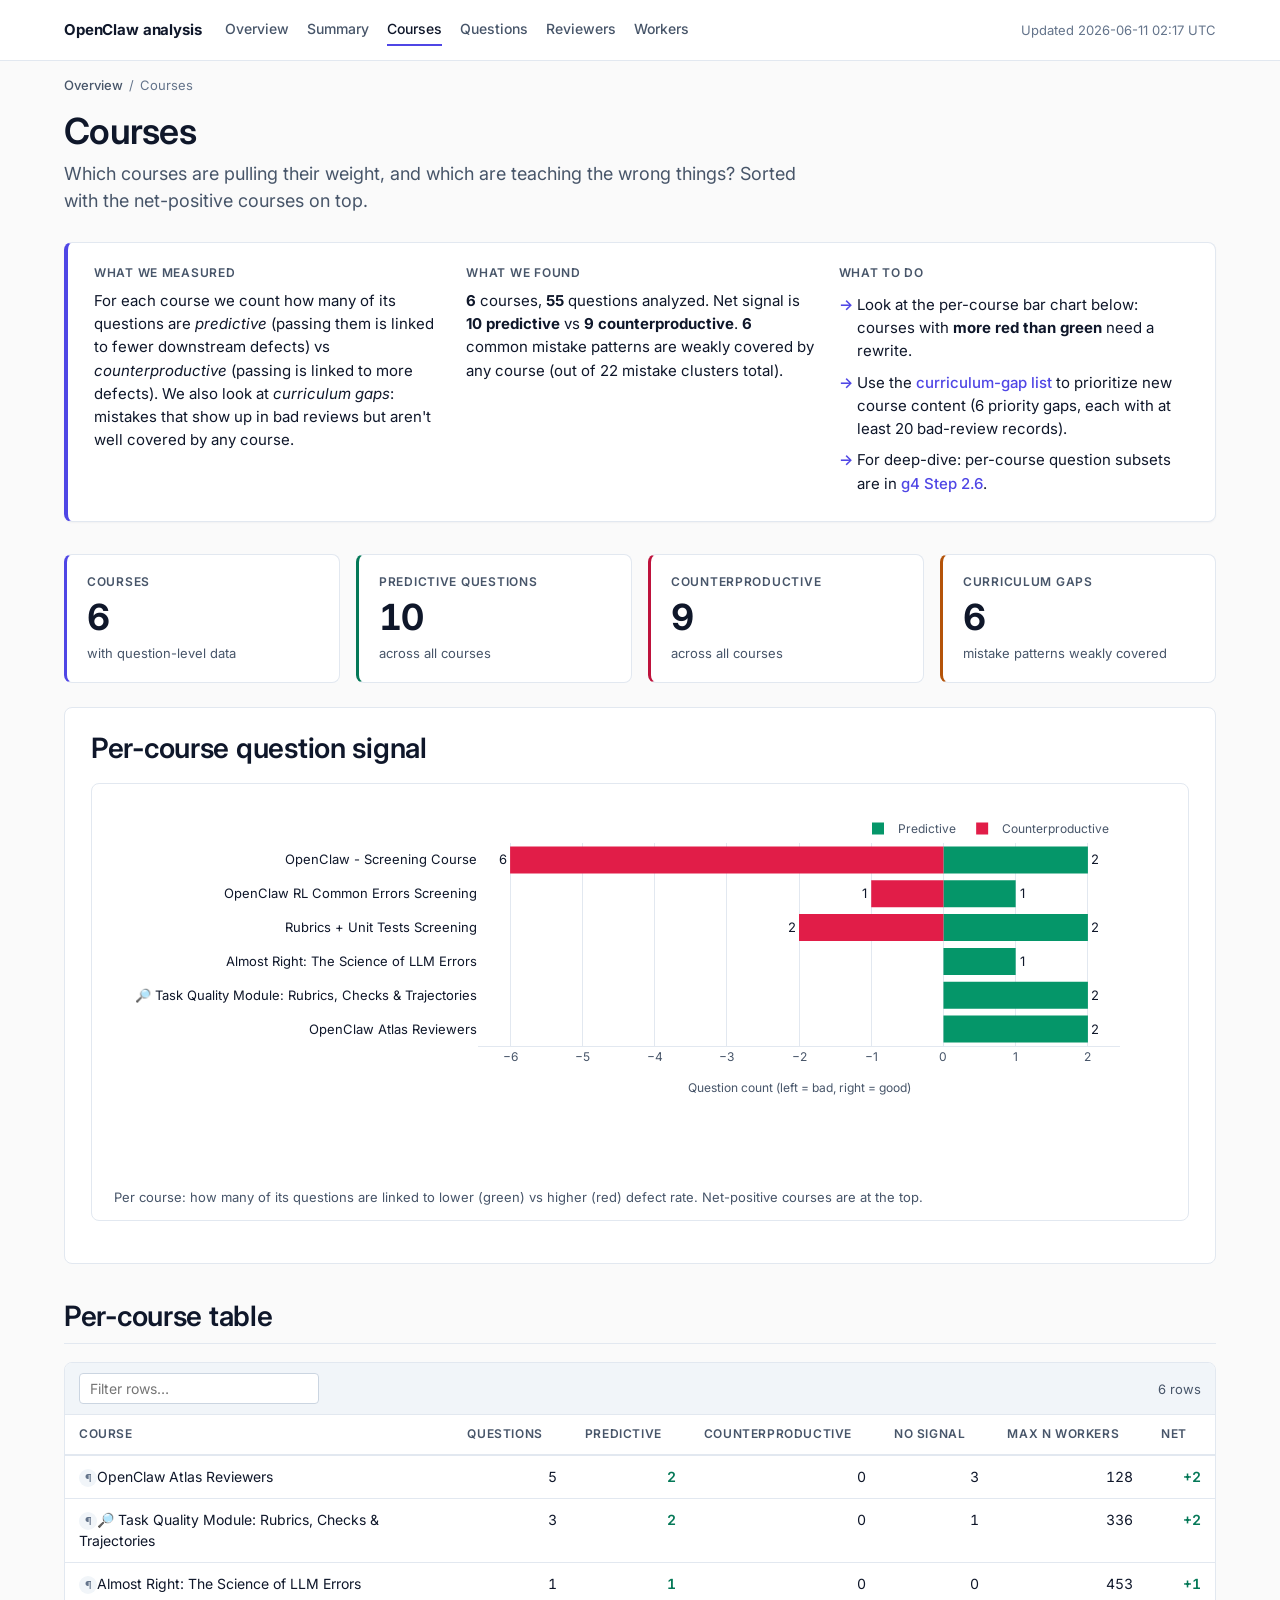
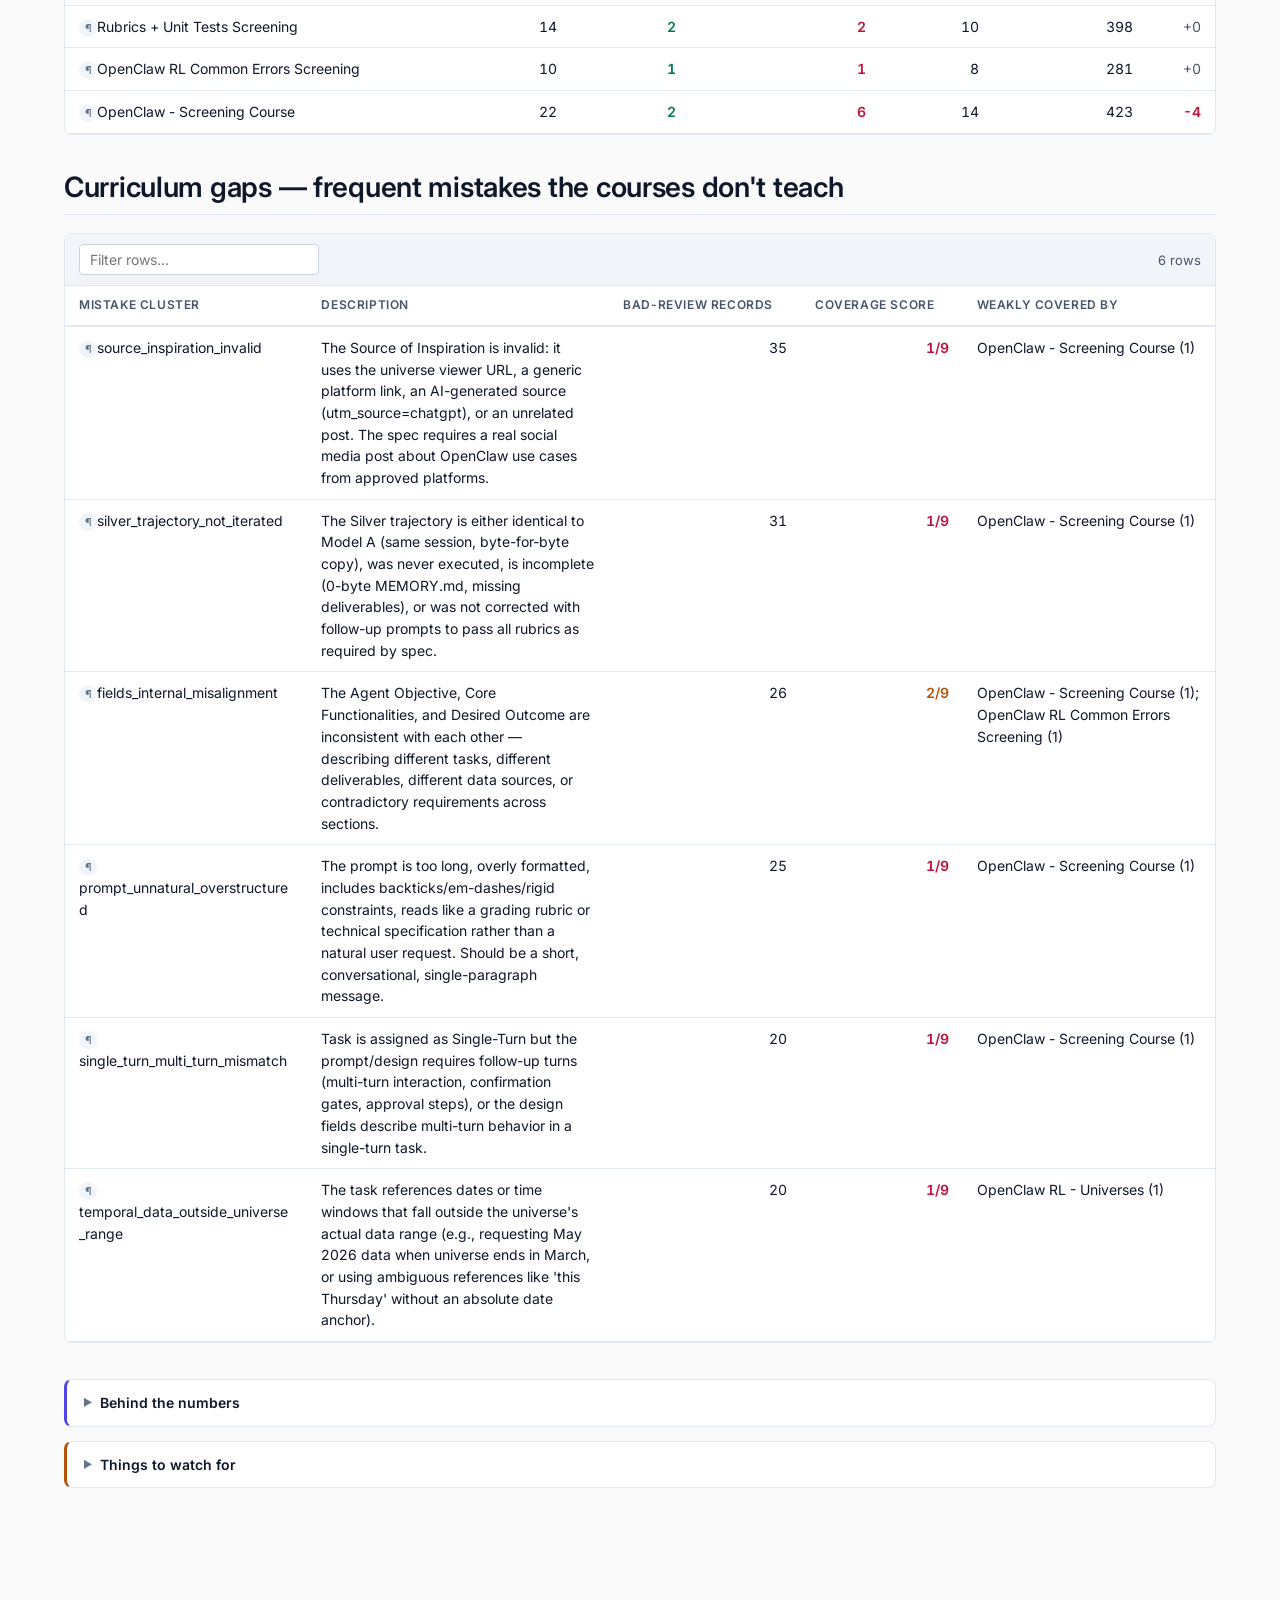
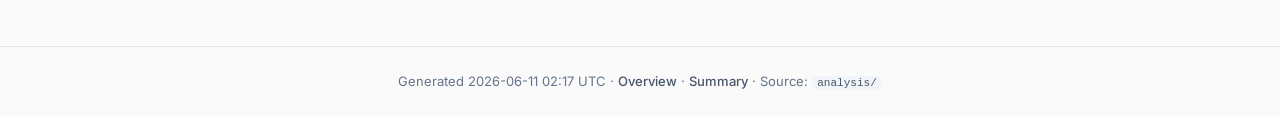
<file: themes/courses.html>
<!DOCTYPE html>
<html lang="en">
<head>
<meta charset="utf-8">
<meta name="viewport" content="width=device-width, initial-scale=1">
<title>Courses — OpenClaw analysis</title>
<link rel="preconnect" href="https://fonts.googleapis.com">
<link rel="preconnect" href="https://fonts.gstatic.com" crossorigin>
<link rel="stylesheet" href="https://fonts.googleapis.com/css2?family=Inter:wght@400;500;600;700&display=swap">
<link rel="stylesheet" href="../_assets/design.css">
<script src="https://cdn.plot.ly/plotly-2.35.2.min.js"></script>

</head>
<body>
<header class="site-header">
  <div class="site-header-inner">
    <a class="site-title" href="../index.html">OpenClaw analysis</a>
    <nav class="site-nav" aria-label="Primary"><a class="" href="../index.html">Overview</a><a class="" href="../summary.html">Summary</a><a class="is-active" href="../themes/courses.html">Courses</a><a class="" href="../themes/questions.html">Questions</a><a class="" href="../themes/reviewers.html">Reviewers</a><a class="" href="../themes/workers.html">Workers</a></nav>
    <span class="site-meta" title="2026-06-11T02:17+00:00">Updated 2026-06-11 02:17 UTC</span>
  </div>
</header>
<main class="page-shell">
<nav class="crumbs" aria-label="Breadcrumb"><a href="../index.html">Overview</a><span class="sep">/</span><span>Courses</span></nav>
<header class="page-header"><h1>Courses</h1><p class="lede">Which courses are pulling their weight, and which are teaching the wrong things? Sorted with the net-positive courses on top.</p></header>
<aside class="tldr" aria-label="Summary">
  <div class="tldr-grid">
    <div class="tldr-block">
      <h3>What we measured</h3>
      <p>For each course we count how many of its questions are <em>predictive</em> (passing them is linked to fewer downstream defects) vs <em>counterproductive</em> (passing is linked to more defects). We also look at <em>curriculum gaps</em>: mistakes that show up in bad reviews but aren't well covered by any course.</p>
    </div>
    <div class="tldr-block">
      <h3>What we found</h3>
      <p><b>6</b> courses, <b>55</b> questions analyzed. Net signal is <b>10 predictive</b> vs <b>9 counterproductive</b>. <b>6</b> common mistake patterns are weakly covered by any course (out of 22 mistake clusters total).</p>
    </div>
    <div class="tldr-block">
      <h3>What to do</h3>
      <ul><li>Look at the per-course bar chart below: courses with <b>more red than green</b> need a rewrite.</li><li>Use the <a href="#gaps">curriculum-gap list</a> to prioritize new course content (6 priority gaps, each with at least 20 bad-review records).</li><li>For deep-dive: per-course question subsets are in <a href="../g4.html#s26">g4 Step 2.6</a>.</li></ul>
    </div>
  </div>
</aside>
<div class="stat-grid"><div class="stat is-accent">
  <div class="stat-label">Courses</div>
  <div class="stat-number num">6</div>
  <div class="stat-sub">with question-level data</div>
</div><div class="stat is-good">
  <div class="stat-label">Predictive questions</div>
  <div class="stat-number num">10</div>
  <div class="stat-sub">across all courses</div>
</div><div class="stat is-bad">
  <div class="stat-label">Counterproductive</div>
  <div class="stat-number num">9</div>
  <div class="stat-sub">across all courses</div>
</div><div class="stat is-warn">
  <div class="stat-label">Curriculum gaps</div>
  <div class="stat-number num">6</div>
  <div class="stat-sub">mistake patterns weakly covered</div>
</div></div>
<section class="card"><div class="card-header"><h2>Per-course question signal</h2></div><div class="hero-chart"><div id="courses_hero" class="plot" role="img" aria-label="Per course: how many of its questions are linked to lower (green) vs higher (red) defect rate. Net-positive courses are at the top."></div><script>Plotly.newPlot("courses_hero", {"data": [{"type": "bar", "name": "Predictive", "orientation": "h", "x": [2, 2, 1, 2, 1, 2], "y": ["OpenClaw Atlas Reviewers", "\ud83d\udd0e Task Quality Module: Rubrics, Checks & Trajectories", "Almost Right: The Science of LLM Errors", "Rubrics + Unit Tests Screening", "OpenClaw RL Common Errors Screening", "OpenClaw - Screening Course"], "marker": {"color": "#059669"}, "text": ["2", "2", "1", "2", "1", "2"], "textposition": "outside", "hovertemplate": "%{y}: <b>%{x}</b> predictive<extra></extra>"}, {"type": "bar", "name": "Counterproductive", "orientation": "h", "x": [0, 0, 0, -2, -1, -6], "y": ["OpenClaw Atlas Reviewers", "\ud83d\udd0e Task Quality Module: Rubrics, Checks & Trajectories", "Almost Right: The Science of LLM Errors", "Rubrics + Unit Tests Screening", "OpenClaw RL Common Errors Screening", "OpenClaw - Screening Course"], "marker": {"color": "#e11d48"}, "text": ["", "", "", "2", "1", "6"], "textposition": "outside", "customdata": [0, 0, 0, 2, 1, 6], "hovertemplate": "%{y}: <b>%{customdata}</b> counterproductive<extra></extra>"}], "layout": {"font": {"family": "\"Inter\", -apple-system, BlinkMacSystemFont, system-ui, sans-serif", "size": 13, "color": "#0f172a"}, "paper_bgcolor": "rgba(0,0,0,0)", "plot_bgcolor": "rgba(0,0,0,0)", "height": 300, "margin": {"l": 260, "r": 50, "t": 16, "b": 56}, "hoverlabel": {"bgcolor": "#ffffff", "bordercolor": "#e2e8f0", "font": {"family": "\"Inter\", system-ui, sans-serif", "color": "#0f172a"}}, "xaxis": {"title": {"text": "Question count (left = bad, right = good)", "font": {"size": 12, "color": "#475569"}}, "showgrid": true, "gridcolor": "#e2e8f0", "zeroline": false, "linecolor": "#e2e8f0", "tickfont": {"size": 12, "color": "#475569"}}, "yaxis": {"automargin": true, "tickfont": {"size": 13}}, "legend": {"bgcolor": "rgba(0,0,0,0)", "bordercolor": "rgba(0,0,0,0)", "font": {"size": 12, "color": "#475569"}, "orientation": "h", "yanchor": "bottom", "y": 1.0, "xanchor": "right", "x": 1.0}, "showlegend": true, "barmode": "relative"}}.data, {"data": [{"type": "bar", "name": "Predictive", "orientation": "h", "x": [2, 2, 1, 2, 1, 2], "y": ["OpenClaw Atlas Reviewers", "\ud83d\udd0e Task Quality Module: Rubrics, Checks & Trajectories", "Almost Right: The Science of LLM Errors", "Rubrics + Unit Tests Screening", "OpenClaw RL Common Errors Screening", "OpenClaw - Screening Course"], "marker": {"color": "#059669"}, "text": ["2", "2", "1", "2", "1", "2"], "textposition": "outside", "hovertemplate": "%{y}: <b>%{x}</b> predictive<extra></extra>"}, {"type": "bar", "name": "Counterproductive", "orientation": "h", "x": [0, 0, 0, -2, -1, -6], "y": ["OpenClaw Atlas Reviewers", "\ud83d\udd0e Task Quality Module: Rubrics, Checks & Trajectories", "Almost Right: The Science of LLM Errors", "Rubrics + Unit Tests Screening", "OpenClaw RL Common Errors Screening", "OpenClaw - Screening Course"], "marker": {"color": "#e11d48"}, "text": ["", "", "", "2", "1", "6"], "textposition": "outside", "customdata": [0, 0, 0, 2, 1, 6], "hovertemplate": "%{y}: <b>%{customdata}</b> counterproductive<extra></extra>"}], "layout": {"font": {"family": "\"Inter\", -apple-system, BlinkMacSystemFont, system-ui, sans-serif", "size": 13, "color": "#0f172a"}, "paper_bgcolor": "rgba(0,0,0,0)", "plot_bgcolor": "rgba(0,0,0,0)", "height": 300, "margin": {"l": 260, "r": 50, "t": 16, "b": 56}, "hoverlabel": {"bgcolor": "#ffffff", "bordercolor": "#e2e8f0", "font": {"family": "\"Inter\", system-ui, sans-serif", "color": "#0f172a"}}, "xaxis": {"title": {"text": "Question count (left = bad, right = good)", "font": {"size": 12, "color": "#475569"}}, "showgrid": true, "gridcolor": "#e2e8f0", "zeroline": false, "linecolor": "#e2e8f0", "tickfont": {"size": 12, "color": "#475569"}}, "yaxis": {"automargin": true, "tickfont": {"size": 13}}, "legend": {"bgcolor": "rgba(0,0,0,0)", "bordercolor": "rgba(0,0,0,0)", "font": {"size": 12, "color": "#475569"}, "orientation": "h", "yanchor": "bottom", "y": 1.0, "xanchor": "right", "x": 1.0}, "showlegend": true, "barmode": "relative"}}.layout,{"responsive": true, "displaylogo": false});</script><p class="plot-caption">Per course: how many of its questions are linked to lower (green) vs higher (red) defect rate. Net-positive courses are at the top.</p></div></section>
<a id="course-table"></a><section class="section"><h2>Per-course table</h2><div class="table-wrap">
  <div class="table-toolbar">
  <input type="search" data-filter placeholder="Filter rows…" aria-label="Filter rows">
  <span class="table-info">6 rows</span>
</div>
  <div class="table-scroll">
    <table class="data">
      <thead><tr><th data-sortable scope="col">Course</th><th data-sortable scope="col">Questions</th><th data-sortable scope="col">Predictive</th><th data-sortable scope="col">Counterproductive</th><th data-sortable scope="col">No signal</th><th data-sortable scope="col">Max n workers</th><th data-sortable scope="col">Net</th></tr></thead>
      <tbody><tr data-row-id="id_890f81"><td class="wide">OpenClaw Atlas Reviewers</td><td class="num">5</td><td class="num"><span class="good no-glyph">2</span></td><td class="num">0</td><td class="num">3</td><td class="num">128</td><td class="num" data-sort-value="2"><span class="good no-glyph">+2</span></td></tr><tr data-row-id="id_505a3c"><td class="wide">🔎 Task Quality Module: Rubrics, Checks &amp; Trajectories</td><td class="num">3</td><td class="num"><span class="good no-glyph">2</span></td><td class="num">0</td><td class="num">1</td><td class="num">336</td><td class="num" data-sort-value="2"><span class="good no-glyph">+2</span></td></tr><tr data-row-id="id_db8e62"><td class="wide">Almost Right: The Science of LLM Errors</td><td class="num">1</td><td class="num"><span class="good no-glyph">1</span></td><td class="num">0</td><td class="num">0</td><td class="num">453</td><td class="num" data-sort-value="1"><span class="good no-glyph">+1</span></td></tr><tr data-row-id="id_5d5fdb"><td class="wide">Rubrics + Unit Tests Screening</td><td class="num">14</td><td class="num"><span class="good no-glyph">2</span></td><td class="num"><span class="bad no-glyph">2</span></td><td class="num">10</td><td class="num">398</td><td class="num" data-sort-value="0"><span class="muted no-glyph">+0</span></td></tr><tr data-row-id="id_f47543"><td class="wide">OpenClaw RL Common Errors Screening</td><td class="num">10</td><td class="num"><span class="good no-glyph">1</span></td><td class="num"><span class="bad no-glyph">1</span></td><td class="num">8</td><td class="num">281</td><td class="num" data-sort-value="0"><span class="muted no-glyph">+0</span></td></tr><tr data-row-id="id_69087b"><td class="wide">OpenClaw - Screening Course</td><td class="num">22</td><td class="num"><span class="good no-glyph">2</span></td><td class="num"><span class="bad no-glyph">6</span></td><td class="num">14</td><td class="num">423</td><td class="num" data-sort-value="-4"><span class="bad no-glyph">-4</span></td></tr></tbody>
    </table>
  </div>
  
</div></section>
<a id="gaps"></a><section class="section"><h2>Curriculum gaps — frequent mistakes the courses don't teach</h2><div class="table-wrap">
  <div class="table-toolbar">
  <input type="search" data-filter placeholder="Filter rows…" aria-label="Filter rows">
  <span class="table-info">6 rows</span>
</div>
  <div class="table-scroll">
    <table class="data">
      <thead><tr><th data-sortable scope="col">Mistake cluster</th><th scope="col">Description</th><th data-sortable scope="col">Bad-review records</th><th data-sortable scope="col">Coverage score</th><th scope="col">Weakly covered by</th></tr></thead>
      <tbody><tr data-row-id="C05"><td class="wide">source_inspiration_invalid</td><td class="wide">The Source of Inspiration is invalid: it uses the universe viewer URL, a generic platform link, an AI-generated source (utm_source=chatgpt), or an unrelated post. The spec requires a real social media post about OpenClaw use cases from approved platforms.</td><td class="num">35</td><td class="num" data-sort-value="1.0"><span class="bad no-glyph">1/9</span></td><td class="wide">OpenClaw - Screening Course (1)</td></tr><tr data-row-id="C06"><td class="wide">silver_trajectory_not_iterated</td><td class="wide">The Silver trajectory is either identical to Model A (same session, byte-for-byte copy), was never executed, is incomplete (0-byte MEMORY.md, missing deliverables), or was not corrected with follow-up prompts to pass all rubrics as required by spec.</td><td class="num">31</td><td class="num" data-sort-value="1.0"><span class="bad no-glyph">1/9</span></td><td class="wide">OpenClaw - Screening Course (1)</td></tr><tr data-row-id="C08"><td class="wide">fields_internal_misalignment</td><td class="wide">The Agent Objective, Core Functionalities, and Desired Outcome are inconsistent with each other — describing different tasks, different deliverables, different data sources, or contradictory requirements across sections.</td><td class="num">26</td><td class="num" data-sort-value="2.0"><span class="warn no-glyph">2/9</span></td><td class="wide">OpenClaw - Screening Course (1); OpenClaw RL Common Errors Screening (1)</td></tr><tr data-row-id="C09"><td class="wide">prompt_unnatural_overstructured</td><td class="wide">The prompt is too long, overly formatted, includes backticks/em-dashes/rigid constraints, reads like a grading rubric or technical specification rather than a natural user request. Should be a short, conversational, single-paragraph message.</td><td class="num">25</td><td class="num" data-sort-value="1.0"><span class="bad no-glyph">1/9</span></td><td class="wide">OpenClaw - Screening Course (1)</td></tr><tr data-row-id="C11"><td class="wide">single_turn_multi_turn_mismatch</td><td class="wide">Task is assigned as Single-Turn but the prompt/design requires follow-up turns (multi-turn interaction, confirmation gates, approval steps), or the design fields describe multi-turn behavior in a single-turn task.</td><td class="num">20</td><td class="num" data-sort-value="1.0"><span class="bad no-glyph">1/9</span></td><td class="wide">OpenClaw - Screening Course (1)</td></tr><tr data-row-id="C12"><td class="wide">temporal_data_outside_universe_range</td><td class="wide">The task references dates or time windows that fall outside the universe&#x27;s actual data range (e.g., requesting May 2026 data when universe ends in March, or using ambiguous references like &#x27;this Thursday&#x27; without an absolute date anchor).</td><td class="num">20</td><td class="num" data-sort-value="1.0"><span class="bad no-glyph">1/9</span></td><td class="wide">OpenClaw RL - Universes (1)</td></tr></tbody>
    </table>
  </div>
  
</div></section>
<details class="method">
  <summary>Behind the numbers</summary>
  <div class="details-body"><p><b>Predictive / counterproductive</b>: see the <a href='questions.html'>Questions theme page</a> for the per-question definition. This page aggregates those flags up to course level.</p><p><b>Curriculum gap</b>: a mistake cluster (mined by LLM from bad-review feedback) with <code>total_coverage_score ≤ 2</code> (weakly addressed by any course) AND <code>n_records_matched ≥ 20</code> (frequent enough to matter).</p><p>Sources: <code>analysis/g4_question_predictive.csv</code>, <code>analysis/g4_mistake_coverage.csv</code>, <code>analysis/g4_mistake_clusters.csv</code> from <code>analysis.run_g4 step-2</code> + <code>analysis.run_g4_mistakes</code>.</p><p>For 'courses covered but workers still fail' analysis (35 pairs found), see <a href="../g4.html#s5">g4 Step 5</a>.</p></div>
</details>
<details class="caveats">
  <summary>Things to watch for</summary>
  <ul><li>The 'predictive / counterproductive' aggregate hides effect-size variation — a course with 1 strong predictive + 2 weak counterproductive questions reads as net-negative, but the strong question may dominate in practice.</li><li>Curriculum-gap coverage is scored by an LLM reading section titles + a sample of question stems. A course that thoroughly teaches a topic in its body but doesn't name it in a section title may be undercounted.</li><li>Mistake-cluster names come from a single LLM pass over the bad-review feedback corpus. Verify against the example task_attempt_ids in <code>g4_mistake_clusters.csv</code> before acting on a cluster.</li></ul>
</details>
</main>
<footer class="site-footer">
  Generated 2026-06-11 02:17 UTC ·
  <a href="../index.html">Overview</a> ·
  <a href="../summary.html">Summary</a> ·
  Source: <code>analysis/</code>
</footer>
<script src="../_assets/dashboard.js"></script>

</body>
</html>
</file>
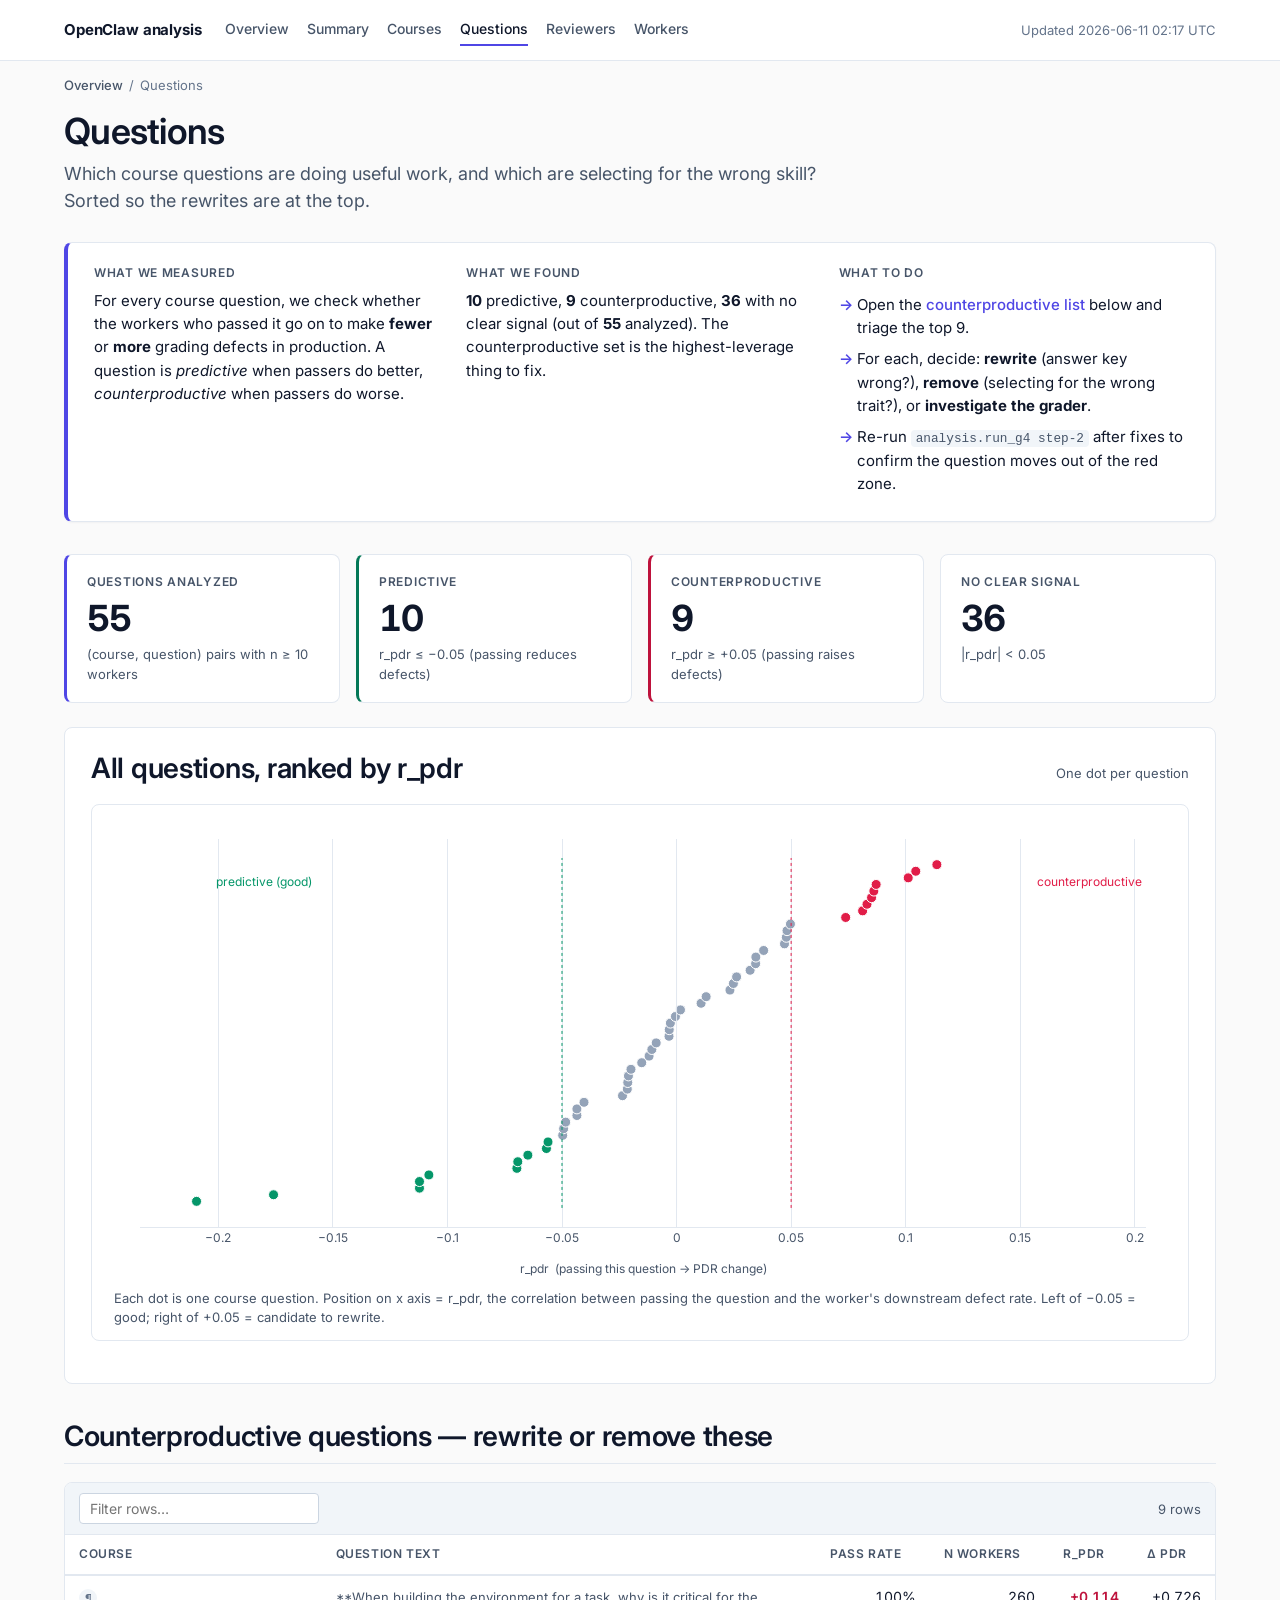
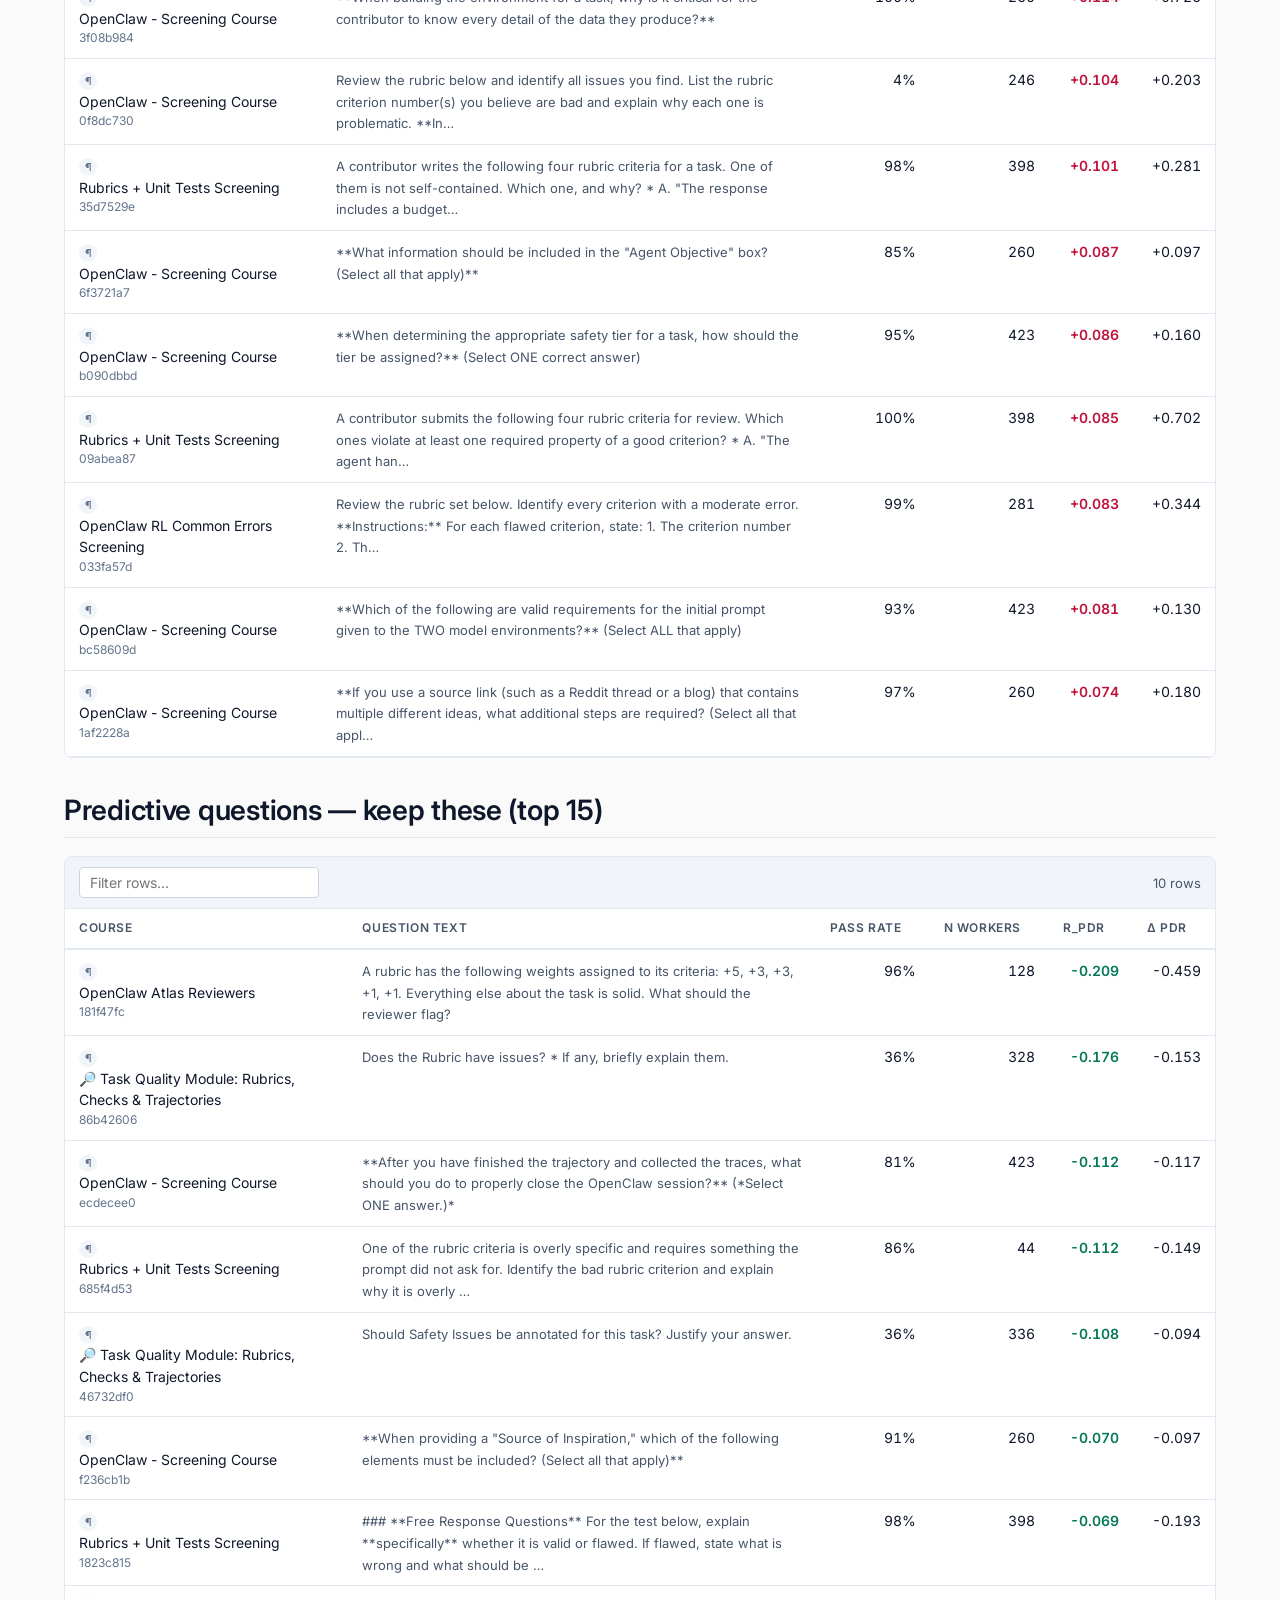
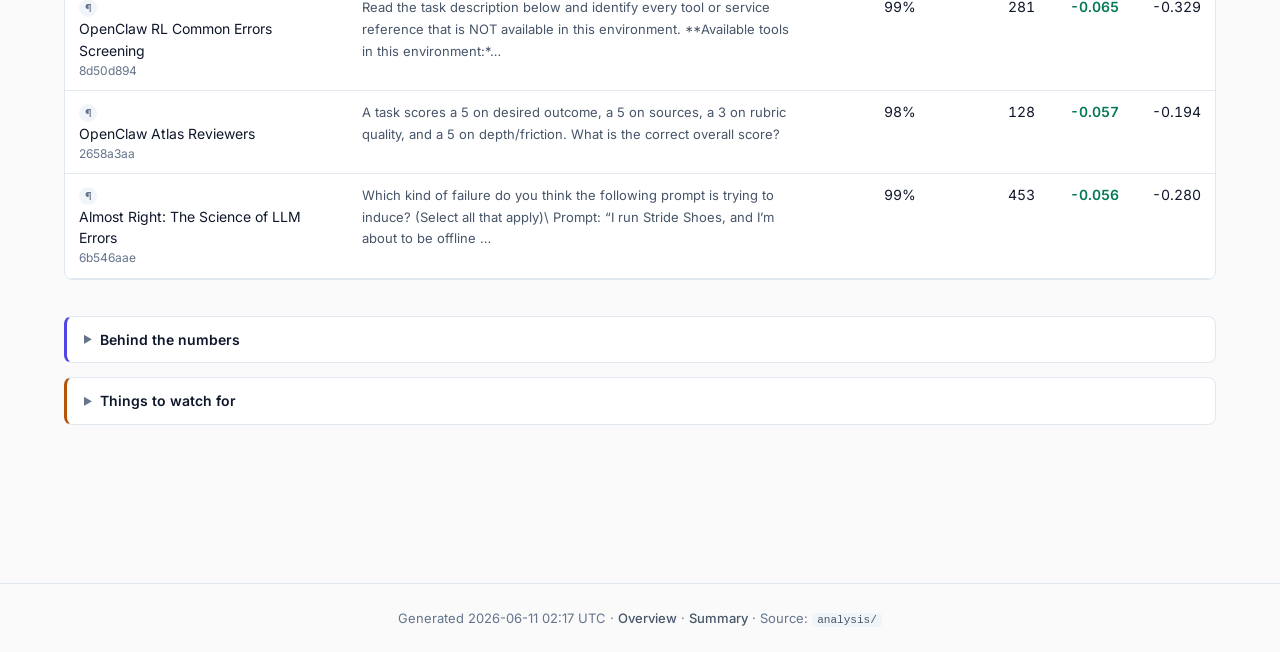
<file: themes/questions.html>
<!DOCTYPE html>
<html lang="en">
<head>
<meta charset="utf-8">
<meta name="viewport" content="width=device-width, initial-scale=1">
<title>Questions — OpenClaw analysis</title>
<link rel="preconnect" href="https://fonts.googleapis.com">
<link rel="preconnect" href="https://fonts.gstatic.com" crossorigin>
<link rel="stylesheet" href="https://fonts.googleapis.com/css2?family=Inter:wght@400;500;600;700&display=swap">
<link rel="stylesheet" href="../_assets/design.css">
<script src="https://cdn.plot.ly/plotly-2.35.2.min.js"></script>

</head>
<body>
<header class="site-header">
  <div class="site-header-inner">
    <a class="site-title" href="../index.html">OpenClaw analysis</a>
    <nav class="site-nav" aria-label="Primary"><a class="" href="../index.html">Overview</a><a class="" href="../summary.html">Summary</a><a class="" href="../themes/courses.html">Courses</a><a class="is-active" href="../themes/questions.html">Questions</a><a class="" href="../themes/reviewers.html">Reviewers</a><a class="" href="../themes/workers.html">Workers</a></nav>
    <span class="site-meta" title="2026-06-11T02:17+00:00">Updated 2026-06-11 02:17 UTC</span>
  </div>
</header>
<main class="page-shell">
<nav class="crumbs" aria-label="Breadcrumb"><a href="../index.html">Overview</a><span class="sep">/</span><span>Questions</span></nav>
<header class="page-header"><h1>Questions</h1><p class="lede">Which course questions are doing useful work, and which are selecting for the wrong skill? Sorted so the rewrites are at the top.</p></header>
<aside class="tldr" aria-label="Summary">
  <div class="tldr-grid">
    <div class="tldr-block">
      <h3>What we measured</h3>
      <p>For every course question, we check whether the workers who passed it go on to make <b>fewer</b> or <b>more</b> grading defects in production. A question is <em>predictive</em> when passers do better, <em>counterproductive</em> when passers do worse.</p>
    </div>
    <div class="tldr-block">
      <h3>What we found</h3>
      <p><b>10</b> predictive, <b>9</b> counterproductive, <b>36</b> with no clear signal (out of <b>55</b> analyzed). The counterproductive set is the highest-leverage thing to fix.</p>
    </div>
    <div class="tldr-block">
      <h3>What to do</h3>
      <ul><li>Open the <a href="#counterproductive">counterproductive list</a> below and triage the top 9.</li><li>For each, decide: <b>rewrite</b> (answer key wrong?), <b>remove</b> (selecting for the wrong trait?), or <b>investigate the grader</b>.</li><li>Re-run <code>analysis.run_g4 step-2</code> after fixes to confirm the question moves out of the red zone.</li></ul>
    </div>
  </div>
</aside>
<div class="stat-grid"><div class="stat is-accent">
  <div class="stat-label">Questions analyzed</div>
  <div class="stat-number num">55</div>
  <div class="stat-sub">(course, question) pairs with n ≥ 10 workers</div>
</div><div class="stat is-good">
  <div class="stat-label">Predictive</div>
  <div class="stat-number num">10</div>
  <div class="stat-sub">r_pdr ≤ −0.05 (passing reduces defects)</div>
</div><div class="stat is-bad">
  <div class="stat-label">Counterproductive</div>
  <div class="stat-number num">9</div>
  <div class="stat-sub">r_pdr ≥ +0.05 (passing raises defects)</div>
</div><div class="stat">
  <div class="stat-label">No clear signal</div>
  <div class="stat-number num">36</div>
  <div class="stat-sub">|r_pdr| &lt; 0.05</div>
</div></div>
<section class="card"><div class="card-header"><h2>All questions, ranked by r_pdr</h2><span class="card-meta">One dot per question</span></div><div class="hero-chart"><div id="questions_hero" class="plot" role="img" aria-label="Each dot is one course question. Position on x axis = r_pdr, the correlation between passing the question and the worker&#x27;s downstream defect rate. Left of −0.05 = good; right of +0.05 = candidate to rewrite."></div><script>Plotly.newPlot("questions_hero", {"data": [{"type": "scatter", "mode": "markers", "x": [-0.2095, -0.1759, -0.1122, -0.1122, -0.1081, -0.0697, -0.0693, -0.0649, -0.0568, -0.0561, -0.0497, -0.0493, -0.0484, -0.0435, -0.0435, -0.0404, -0.0236, -0.0215, -0.0213, -0.021, -0.0199, -0.0152, -0.012, -0.0108, -0.0089, -0.0033, -0.0032, -0.0027, -0.0005, 0.0017, 0.0107, 0.0129, 0.0233, 0.0248, 0.0262, 0.0321, 0.0345, 0.0346, 0.038, 0.0471, 0.0479, 0.0482, 0.0497, 0.0738, 0.0812, 0.0831, 0.0851, 0.0861, 0.0871, 0.1011, 0.1044, 0.1136], "y": [1, 2, 3, 4, 5, 6, 7, 8, 9, 10, 11, 12, 13, 14, 15, 16, 17, 18, 19, 20, 21, 22, 23, 24, 25, 26, 27, 28, 29, 30, 31, 32, 33, 34, 35, 36, 37, 38, 39, 40, 41, 42, 43, 44, 45, 46, 47, 48, 49, 50, 51, 52], "text": ["<b>OpenClaw Atlas Reviewers</b><br>181f47fc \u2014 r_pdr -0.209, pass 96.1%, n=128", "<b>\ud83d\udd0e Task Quality Module: Rubrics, Checks & Trajectories</b><br>86b42606 \u2014 r_pdr -0.176, pass 36.0%, n=328", "<b>OpenClaw - Screening Course</b><br>ecdecee0 \u2014 r_pdr -0.112, pass 80.6%, n=423", "<b>Rubrics + Unit Tests Screening</b><br>685f4d53 \u2014 r_pdr -0.112, pass 86.4%, n=44", "<b>\ud83d\udd0e Task Quality Module: Rubrics, Checks & Trajectories</b><br>46732df0 \u2014 r_pdr -0.108, pass 35.7%, n=336", "<b>OpenClaw - Screening Course</b><br>f236cb1b \u2014 r_pdr -0.070, pass 91.2%, n=260", "<b>Rubrics + Unit Tests Screening</b><br>1823c815 \u2014 r_pdr -0.069, pass 97.7%, n=398", "<b>OpenClaw RL Common Errors Screening</b><br>8d50d894 \u2014 r_pdr -0.065, pass 99.3%, n=281", "<b>OpenClaw Atlas Reviewers</b><br>2658a3aa \u2014 r_pdr -0.057, pass 98.4%, n=128", "<b>Almost Right: The Science of LLM Errors</b><br>6b546aae \u2014 r_pdr -0.056, pass 99.3%, n=453", "<b>Rubrics + Unit Tests Screening</b><br>975aef78 \u2014 r_pdr -0.050, pass 93.7%, n=398", "<b>OpenClaw - Screening Course</b><br>99591dc0 \u2014 r_pdr -0.049, pass 95.5%, n=423", "<b>Rubrics + Unit Tests Screening</b><br>4443ab66 \u2014 r_pdr -0.048, pass 88.2%, n=398", "<b>OpenClaw - Screening Course</b><br>30e8972f \u2014 r_pdr -0.043, pass 99.6%, n=260", "<b>OpenClaw - Screening Course</b><br>501b8144 \u2014 r_pdr -0.043, pass 99.6%, n=260", "<b>OpenClaw RL Common Errors Screening</b><br>c516bff2 \u2014 r_pdr -0.040, pass 83.3%, n=180", "<b>OpenClaw - Screening Course</b><br>9e20a1b9 \u2014 r_pdr -0.024, pass 32.1%, n=368", "<b>OpenClaw RL Common Errors Screening</b><br>cb2a9f83 \u2014 r_pdr -0.021, pass 98.6%, n=281", "<b>OpenClaw - Screening Course</b><br>2797cb22 \u2014 r_pdr -0.021, pass 98.6%, n=423", "<b>Rubrics + Unit Tests Screening</b><br>83621ef6 \u2014 r_pdr -0.021, pass 93.0%, n=398", "<b>OpenClaw RL Common Errors Screening</b><br>f9267d8f \u2014 r_pdr -0.020, pass 94.3%, n=281", "<b>OpenClaw - Screening Course</b><br>176e1137 \u2014 r_pdr -0.015, pass 62.2%, n=423", "<b>Rubrics + Unit Tests Screening</b><br>4f42b014 \u2014 r_pdr -0.012, pass 99.0%, n=398", "<b>OpenClaw - Screening Course</b><br>24132d66 \u2014 r_pdr -0.011, pass 99.1%, n=423", "<b>Rubrics + Unit Tests Screening</b><br>01059dcf \u2014 r_pdr -0.009, pass 98.7%, n=398", "<b>Rubrics + Unit Tests Screening</b><br>47746892 \u2014 r_pdr -0.003, pass 97.0%, n=398", "<b>OpenClaw RL Common Errors Screening</b><br>f8e777d4 \u2014 r_pdr -0.003, pass 42.8%, n=180", "<b>OpenClaw - Screening Course</b><br>8b4aeb4f \u2014 r_pdr -0.003, pass 96.9%, n=260", "<b>\ud83d\udd0e Task Quality Module: Rubrics, Checks & Trajectories</b><br>cf06a0bd \u2014 r_pdr -0.001, pass 39.3%, n=331", "<b>OpenClaw - Screening Course</b><br>2d191374 \u2014 r_pdr +0.002, pass 97.6%, n=423", "<b>OpenClaw RL Common Errors Screening</b><br>07f51396 \u2014 r_pdr +0.011, pass 96.4%, n=281", "<b>OpenClaw - Screening Course</b><br>4c90c7d8 \u2014 r_pdr +0.013, pass 94.8%, n=423", "<b>OpenClaw RL Common Errors Screening</b><br>88371c2f \u2014 r_pdr +0.023, pass 98.2%, n=281", "<b>OpenClaw Atlas Reviewers</b><br>e92effaf \u2014 r_pdr +0.025, pass 96.9%, n=128", "<b>Rubrics + Unit Tests Screening</b><br>601051c6 \u2014 r_pdr +0.026, pass 97.2%, n=398", "<b>OpenClaw - Screening Course</b><br>fa5ba3ec \u2014 r_pdr +0.032, pass 62.2%, n=423", "<b>Rubrics + Unit Tests Screening</b><br>79edf72e \u2014 r_pdr +0.035, pass 99.5%, n=398", "<b>OpenClaw RL Common Errors Screening</b><br>40a0105f \u2014 r_pdr +0.035, pass 99.3%, n=281", "<b>OpenClaw - Screening Course</b><br>3ca8c814 \u2014 r_pdr +0.038, pass 95.8%, n=260", "<b>OpenClaw Atlas Reviewers</b><br>985f57b3 \u2014 r_pdr +0.047, pass 99.2%, n=128", "<b>Rubrics + Unit Tests Screening</b><br>59decbee \u2014 r_pdr +0.048, pass 60.3%, n=398", "<b>Rubrics + Unit Tests Screening</b><br>7d0c9322 \u2014 r_pdr +0.048, pass 96.2%, n=398", "<b>OpenClaw - Screening Course</b><br>9c39ced7 \u2014 r_pdr +0.050, pass 99.2%, n=260", "<b>OpenClaw - Screening Course</b><br>1af2228a \u2014 r_pdr +0.074, pass 97.3%, n=260", "<b>OpenClaw - Screening Course</b><br>bc58609d \u2014 r_pdr +0.081, pass 92.9%, n=423", "<b>OpenClaw RL Common Errors Screening</b><br>033fa57d \u2014 r_pdr +0.083, pass 98.9%, n=281", "<b>Rubrics + Unit Tests Screening</b><br>09abea87 \u2014 r_pdr +0.085, pass 99.7%, n=398", "<b>OpenClaw - Screening Course</b><br>b090dbbd \u2014 r_pdr +0.086, pass 94.8%, n=423", "<b>OpenClaw - Screening Course</b><br>6f3721a7 \u2014 r_pdr +0.087, pass 85.0%, n=260", "<b>Rubrics + Unit Tests Screening</b><br>35d7529e \u2014 r_pdr +0.101, pass 97.7%, n=398", "<b>OpenClaw - Screening Course</b><br>0f8dc730 \u2014 r_pdr +0.104, pass 4.5%, n=246", "<b>OpenClaw - Screening Course</b><br>3f08b984 \u2014 r_pdr +0.114, pass 99.6%, n=260"], "hovertemplate": "%{text}<extra></extra>", "marker": {"color": ["#059669", "#059669", "#059669", "#059669", "#059669", "#059669", "#059669", "#059669", "#059669", "#059669", "#94a3b8", "#94a3b8", "#94a3b8", "#94a3b8", "#94a3b8", "#94a3b8", "#94a3b8", "#94a3b8", "#94a3b8", "#94a3b8", "#94a3b8", "#94a3b8", "#94a3b8", "#94a3b8", "#94a3b8", "#94a3b8", "#94a3b8", "#94a3b8", "#94a3b8", "#94a3b8", "#94a3b8", "#94a3b8", "#94a3b8", "#94a3b8", "#94a3b8", "#94a3b8", "#94a3b8", "#94a3b8", "#94a3b8", "#94a3b8", "#94a3b8", "#94a3b8", "#94a3b8", "#e11d48", "#e11d48", "#e11d48", "#e11d48", "#e11d48", "#e11d48", "#e11d48", "#e11d48", "#e11d48"], "size": 10, "line": {"color": "#fff", "width": 1}}}], "layout": {"font": {"family": "\"Inter\", -apple-system, BlinkMacSystemFont, system-ui, sans-serif", "size": 13, "color": "#0f172a"}, "paper_bgcolor": "rgba(0,0,0,0)", "plot_bgcolor": "rgba(0,0,0,0)", "height": 460, "margin": {"l": 30, "r": 24, "t": 16, "b": 56}, "hoverlabel": {"bgcolor": "#ffffff", "bordercolor": "#e2e8f0", "font": {"family": "\"Inter\", system-ui, sans-serif", "color": "#0f172a"}}, "xaxis": {"title": {"text": "r_pdr  (passing this question \u2192 PDR change)", "font": {"size": 12, "color": "#475569"}}, "showgrid": true, "gridcolor": "#e2e8f0", "zeroline": false, "linecolor": "#e2e8f0", "tickfont": {"size": 12, "color": "#475569"}}, "yaxis": {"showticklabels": false, "showgrid": false, "zeroline": false}, "legend": {"bgcolor": "rgba(0,0,0,0)", "bordercolor": "rgba(0,0,0,0)", "font": {"size": 12, "color": "#475569"}, "orientation": "h", "yanchor": "bottom", "y": 1.0, "xanchor": "right", "x": 1.0}, "showlegend": false, "shapes": [{"type": "line", "x0": -0.05, "x1": -0.05, "y0": 0, "y1": 53, "line": {"dash": "dot", "width": 1, "color": "#059669"}}, {"type": "line", "x0": 0.05, "x1": 0.05, "y0": 0, "y1": 53, "line": {"dash": "dot", "width": 1, "color": "#e11d48"}}, {"type": "line", "x0": 0, "x1": 0, "y0": 0, "y1": 53, "line": {"width": 1, "color": "#e2e8f0"}}], "annotations": [{"x": -0.18, "y": 49.4, "text": "predictive (good)", "showarrow": false, "font": {"color": "#059669", "size": 12}}, {"x": 0.18, "y": 49.4, "text": "counterproductive", "showarrow": false, "font": {"color": "#e11d48", "size": 12}}]}}.data, {"data": [{"type": "scatter", "mode": "markers", "x": [-0.2095, -0.1759, -0.1122, -0.1122, -0.1081, -0.0697, -0.0693, -0.0649, -0.0568, -0.0561, -0.0497, -0.0493, -0.0484, -0.0435, -0.0435, -0.0404, -0.0236, -0.0215, -0.0213, -0.021, -0.0199, -0.0152, -0.012, -0.0108, -0.0089, -0.0033, -0.0032, -0.0027, -0.0005, 0.0017, 0.0107, 0.0129, 0.0233, 0.0248, 0.0262, 0.0321, 0.0345, 0.0346, 0.038, 0.0471, 0.0479, 0.0482, 0.0497, 0.0738, 0.0812, 0.0831, 0.0851, 0.0861, 0.0871, 0.1011, 0.1044, 0.1136], "y": [1, 2, 3, 4, 5, 6, 7, 8, 9, 10, 11, 12, 13, 14, 15, 16, 17, 18, 19, 20, 21, 22, 23, 24, 25, 26, 27, 28, 29, 30, 31, 32, 33, 34, 35, 36, 37, 38, 39, 40, 41, 42, 43, 44, 45, 46, 47, 48, 49, 50, 51, 52], "text": ["<b>OpenClaw Atlas Reviewers</b><br>181f47fc \u2014 r_pdr -0.209, pass 96.1%, n=128", "<b>\ud83d\udd0e Task Quality Module: Rubrics, Checks & Trajectories</b><br>86b42606 \u2014 r_pdr -0.176, pass 36.0%, n=328", "<b>OpenClaw - Screening Course</b><br>ecdecee0 \u2014 r_pdr -0.112, pass 80.6%, n=423", "<b>Rubrics + Unit Tests Screening</b><br>685f4d53 \u2014 r_pdr -0.112, pass 86.4%, n=44", "<b>\ud83d\udd0e Task Quality Module: Rubrics, Checks & Trajectories</b><br>46732df0 \u2014 r_pdr -0.108, pass 35.7%, n=336", "<b>OpenClaw - Screening Course</b><br>f236cb1b \u2014 r_pdr -0.070, pass 91.2%, n=260", "<b>Rubrics + Unit Tests Screening</b><br>1823c815 \u2014 r_pdr -0.069, pass 97.7%, n=398", "<b>OpenClaw RL Common Errors Screening</b><br>8d50d894 \u2014 r_pdr -0.065, pass 99.3%, n=281", "<b>OpenClaw Atlas Reviewers</b><br>2658a3aa \u2014 r_pdr -0.057, pass 98.4%, n=128", "<b>Almost Right: The Science of LLM Errors</b><br>6b546aae \u2014 r_pdr -0.056, pass 99.3%, n=453", "<b>Rubrics + Unit Tests Screening</b><br>975aef78 \u2014 r_pdr -0.050, pass 93.7%, n=398", "<b>OpenClaw - Screening Course</b><br>99591dc0 \u2014 r_pdr -0.049, pass 95.5%, n=423", "<b>Rubrics + Unit Tests Screening</b><br>4443ab66 \u2014 r_pdr -0.048, pass 88.2%, n=398", "<b>OpenClaw - Screening Course</b><br>30e8972f \u2014 r_pdr -0.043, pass 99.6%, n=260", "<b>OpenClaw - Screening Course</b><br>501b8144 \u2014 r_pdr -0.043, pass 99.6%, n=260", "<b>OpenClaw RL Common Errors Screening</b><br>c516bff2 \u2014 r_pdr -0.040, pass 83.3%, n=180", "<b>OpenClaw - Screening Course</b><br>9e20a1b9 \u2014 r_pdr -0.024, pass 32.1%, n=368", "<b>OpenClaw RL Common Errors Screening</b><br>cb2a9f83 \u2014 r_pdr -0.021, pass 98.6%, n=281", "<b>OpenClaw - Screening Course</b><br>2797cb22 \u2014 r_pdr -0.021, pass 98.6%, n=423", "<b>Rubrics + Unit Tests Screening</b><br>83621ef6 \u2014 r_pdr -0.021, pass 93.0%, n=398", "<b>OpenClaw RL Common Errors Screening</b><br>f9267d8f \u2014 r_pdr -0.020, pass 94.3%, n=281", "<b>OpenClaw - Screening Course</b><br>176e1137 \u2014 r_pdr -0.015, pass 62.2%, n=423", "<b>Rubrics + Unit Tests Screening</b><br>4f42b014 \u2014 r_pdr -0.012, pass 99.0%, n=398", "<b>OpenClaw - Screening Course</b><br>24132d66 \u2014 r_pdr -0.011, pass 99.1%, n=423", "<b>Rubrics + Unit Tests Screening</b><br>01059dcf \u2014 r_pdr -0.009, pass 98.7%, n=398", "<b>Rubrics + Unit Tests Screening</b><br>47746892 \u2014 r_pdr -0.003, pass 97.0%, n=398", "<b>OpenClaw RL Common Errors Screening</b><br>f8e777d4 \u2014 r_pdr -0.003, pass 42.8%, n=180", "<b>OpenClaw - Screening Course</b><br>8b4aeb4f \u2014 r_pdr -0.003, pass 96.9%, n=260", "<b>\ud83d\udd0e Task Quality Module: Rubrics, Checks & Trajectories</b><br>cf06a0bd \u2014 r_pdr -0.001, pass 39.3%, n=331", "<b>OpenClaw - Screening Course</b><br>2d191374 \u2014 r_pdr +0.002, pass 97.6%, n=423", "<b>OpenClaw RL Common Errors Screening</b><br>07f51396 \u2014 r_pdr +0.011, pass 96.4%, n=281", "<b>OpenClaw - Screening Course</b><br>4c90c7d8 \u2014 r_pdr +0.013, pass 94.8%, n=423", "<b>OpenClaw RL Common Errors Screening</b><br>88371c2f \u2014 r_pdr +0.023, pass 98.2%, n=281", "<b>OpenClaw Atlas Reviewers</b><br>e92effaf \u2014 r_pdr +0.025, pass 96.9%, n=128", "<b>Rubrics + Unit Tests Screening</b><br>601051c6 \u2014 r_pdr +0.026, pass 97.2%, n=398", "<b>OpenClaw - Screening Course</b><br>fa5ba3ec \u2014 r_pdr +0.032, pass 62.2%, n=423", "<b>Rubrics + Unit Tests Screening</b><br>79edf72e \u2014 r_pdr +0.035, pass 99.5%, n=398", "<b>OpenClaw RL Common Errors Screening</b><br>40a0105f \u2014 r_pdr +0.035, pass 99.3%, n=281", "<b>OpenClaw - Screening Course</b><br>3ca8c814 \u2014 r_pdr +0.038, pass 95.8%, n=260", "<b>OpenClaw Atlas Reviewers</b><br>985f57b3 \u2014 r_pdr +0.047, pass 99.2%, n=128", "<b>Rubrics + Unit Tests Screening</b><br>59decbee \u2014 r_pdr +0.048, pass 60.3%, n=398", "<b>Rubrics + Unit Tests Screening</b><br>7d0c9322 \u2014 r_pdr +0.048, pass 96.2%, n=398", "<b>OpenClaw - Screening Course</b><br>9c39ced7 \u2014 r_pdr +0.050, pass 99.2%, n=260", "<b>OpenClaw - Screening Course</b><br>1af2228a \u2014 r_pdr +0.074, pass 97.3%, n=260", "<b>OpenClaw - Screening Course</b><br>bc58609d \u2014 r_pdr +0.081, pass 92.9%, n=423", "<b>OpenClaw RL Common Errors Screening</b><br>033fa57d \u2014 r_pdr +0.083, pass 98.9%, n=281", "<b>Rubrics + Unit Tests Screening</b><br>09abea87 \u2014 r_pdr +0.085, pass 99.7%, n=398", "<b>OpenClaw - Screening Course</b><br>b090dbbd \u2014 r_pdr +0.086, pass 94.8%, n=423", "<b>OpenClaw - Screening Course</b><br>6f3721a7 \u2014 r_pdr +0.087, pass 85.0%, n=260", "<b>Rubrics + Unit Tests Screening</b><br>35d7529e \u2014 r_pdr +0.101, pass 97.7%, n=398", "<b>OpenClaw - Screening Course</b><br>0f8dc730 \u2014 r_pdr +0.104, pass 4.5%, n=246", "<b>OpenClaw - Screening Course</b><br>3f08b984 \u2014 r_pdr +0.114, pass 99.6%, n=260"], "hovertemplate": "%{text}<extra></extra>", "marker": {"color": ["#059669", "#059669", "#059669", "#059669", "#059669", "#059669", "#059669", "#059669", "#059669", "#059669", "#94a3b8", "#94a3b8", "#94a3b8", "#94a3b8", "#94a3b8", "#94a3b8", "#94a3b8", "#94a3b8", "#94a3b8", "#94a3b8", "#94a3b8", "#94a3b8", "#94a3b8", "#94a3b8", "#94a3b8", "#94a3b8", "#94a3b8", "#94a3b8", "#94a3b8", "#94a3b8", "#94a3b8", "#94a3b8", "#94a3b8", "#94a3b8", "#94a3b8", "#94a3b8", "#94a3b8", "#94a3b8", "#94a3b8", "#94a3b8", "#94a3b8", "#94a3b8", "#94a3b8", "#e11d48", "#e11d48", "#e11d48", "#e11d48", "#e11d48", "#e11d48", "#e11d48", "#e11d48", "#e11d48"], "size": 10, "line": {"color": "#fff", "width": 1}}}], "layout": {"font": {"family": "\"Inter\", -apple-system, BlinkMacSystemFont, system-ui, sans-serif", "size": 13, "color": "#0f172a"}, "paper_bgcolor": "rgba(0,0,0,0)", "plot_bgcolor": "rgba(0,0,0,0)", "height": 460, "margin": {"l": 30, "r": 24, "t": 16, "b": 56}, "hoverlabel": {"bgcolor": "#ffffff", "bordercolor": "#e2e8f0", "font": {"family": "\"Inter\", system-ui, sans-serif", "color": "#0f172a"}}, "xaxis": {"title": {"text": "r_pdr  (passing this question \u2192 PDR change)", "font": {"size": 12, "color": "#475569"}}, "showgrid": true, "gridcolor": "#e2e8f0", "zeroline": false, "linecolor": "#e2e8f0", "tickfont": {"size": 12, "color": "#475569"}}, "yaxis": {"showticklabels": false, "showgrid": false, "zeroline": false}, "legend": {"bgcolor": "rgba(0,0,0,0)", "bordercolor": "rgba(0,0,0,0)", "font": {"size": 12, "color": "#475569"}, "orientation": "h", "yanchor": "bottom", "y": 1.0, "xanchor": "right", "x": 1.0}, "showlegend": false, "shapes": [{"type": "line", "x0": -0.05, "x1": -0.05, "y0": 0, "y1": 53, "line": {"dash": "dot", "width": 1, "color": "#059669"}}, {"type": "line", "x0": 0.05, "x1": 0.05, "y0": 0, "y1": 53, "line": {"dash": "dot", "width": 1, "color": "#e11d48"}}, {"type": "line", "x0": 0, "x1": 0, "y0": 0, "y1": 53, "line": {"width": 1, "color": "#e2e8f0"}}], "annotations": [{"x": -0.18, "y": 49.4, "text": "predictive (good)", "showarrow": false, "font": {"color": "#059669", "size": 12}}, {"x": 0.18, "y": 49.4, "text": "counterproductive", "showarrow": false, "font": {"color": "#e11d48", "size": 12}}]}}.layout,{"responsive": true, "displaylogo": false});</script><p class="plot-caption">Each dot is one course question. Position on x axis = r_pdr, the correlation between passing the question and the worker's downstream defect rate. Left of −0.05 = good; right of +0.05 = candidate to rewrite.</p></div></section>
<a id="counterproductive"></a><section class="section"><h2>Counterproductive questions — rewrite or remove these</h2><div class="table-wrap">
  <div class="table-toolbar">
  <input type="search" data-filter placeholder="Filter rows…" aria-label="Filter rows">
  <span class="table-info">9 rows</span>
</div>
  <div class="table-scroll">
    <table class="data">
      <thead><tr><th data-sortable scope="col">Course</th><th scope="col">Question text</th><th data-sortable scope="col">Pass rate</th><th data-sortable scope="col">n workers</th><th data-sortable scope="col">r_pdr</th><th data-sortable scope="col">Δ PDR</th></tr></thead>
      <tbody><tr data-row-id="3f08b984-1929-4e36-949d-3d0d84c387a0"><td class="wide"><div>OpenClaw - Screening Course</div><div class="faint" style="font-size:12px;">3f08b984</div></td><td class="wide"><span class="muted" style="font-size:13px;line-height:1.5;">**When building the environment for a task, why is it critical for the contributor to know every detail of the data they produce?**</span></td><td class="num" data-sort-value="0.996">100%</td><td class="num">260</td><td class="num" data-sort-value="0.1136"><span class="bad no-glyph">+0.114</span></td><td class="num" data-sort-value="0.7259">+0.726</td></tr><tr data-row-id="0f8dc730-6a4b-4564-b995-3837b85503ba"><td class="wide"><div>OpenClaw - Screening Course</div><div class="faint" style="font-size:12px;">0f8dc730</div></td><td class="wide"><span class="muted" style="font-size:13px;line-height:1.5;">Review the rubric below and identify all issues you find. List the rubric criterion number(s) you believe are bad and explain why each one is problematic.

**In…</span></td><td class="num" data-sort-value="0.045">4%</td><td class="num">246</td><td class="num" data-sort-value="0.1044"><span class="bad no-glyph">+0.104</span></td><td class="num" data-sort-value="0.2034">+0.203</td></tr><tr data-row-id="35d7529e-272d-41e6-a908-66f3783d27cd"><td class="wide"><div>Rubrics + Unit Tests Screening</div><div class="faint" style="font-size:12px;">35d7529e</div></td><td class="wide"><span class="muted" style="font-size:13px;line-height:1.5;">A contributor writes the following four rubric criteria for a task. One of them is not self-contained. Which one, and why?

* A. "The response includes a budget…</span></td><td class="num" data-sort-value="0.977">98%</td><td class="num">398</td><td class="num" data-sort-value="0.1011"><span class="bad no-glyph">+0.101</span></td><td class="num" data-sort-value="0.281">+0.281</td></tr><tr data-row-id="6f3721a7-ebde-4cad-b65e-4d7362eb055f"><td class="wide"><div>OpenClaw - Screening Course</div><div class="faint" style="font-size:12px;">6f3721a7</div></td><td class="wide"><span class="muted" style="font-size:13px;line-height:1.5;">**What information should be included in the "Agent Objective" box? (Select all that apply)**</span></td><td class="num" data-sort-value="0.85">85%</td><td class="num">260</td><td class="num" data-sort-value="0.0871"><span class="bad no-glyph">+0.087</span></td><td class="num" data-sort-value="0.0965">+0.097</td></tr><tr data-row-id="b090dbbd-61fb-4601-8cb3-d8c30a5c34f8"><td class="wide"><div>OpenClaw - Screening Course</div><div class="faint" style="font-size:12px;">b090dbbd</div></td><td class="wide"><span class="muted" style="font-size:13px;line-height:1.5;">**When determining the appropriate safety tier for a task, how should the tier be assigned?** (Select ONE correct answer)</span></td><td class="num" data-sort-value="0.948">95%</td><td class="num">423</td><td class="num" data-sort-value="0.0861"><span class="bad no-glyph">+0.086</span></td><td class="num" data-sort-value="0.1598">+0.160</td></tr><tr data-row-id="09abea87-bf0f-4790-8cc1-28dfd47c8d12"><td class="wide"><div>Rubrics + Unit Tests Screening</div><div class="faint" style="font-size:12px;">09abea87</div></td><td class="wide"><span class="muted" style="font-size:13px;line-height:1.5;">A contributor submits the following four rubric criteria for review. Which ones violate at least one required property of a good criterion?

* A. "The agent han…</span></td><td class="num" data-sort-value="0.997">100%</td><td class="num">398</td><td class="num" data-sort-value="0.0851"><span class="bad no-glyph">+0.085</span></td><td class="num" data-sort-value="0.7024">+0.702</td></tr><tr data-row-id="033fa57d-d5b0-4e8f-b9a3-04aa651603e5"><td class="wide"><div>OpenClaw RL Common Errors Screening</div><div class="faint" style="font-size:12px;">033fa57d</div></td><td class="wide"><span class="muted" style="font-size:13px;line-height:1.5;">Review the rubric set below. Identify every criterion with a moderate error.

**Instructions:** For each flawed criterion, state:

1. The criterion number
2. Th…</span></td><td class="num" data-sort-value="0.989">99%</td><td class="num">281</td><td class="num" data-sort-value="0.0831"><span class="bad no-glyph">+0.083</span></td><td class="num" data-sort-value="0.3441">+0.344</td></tr><tr data-row-id="bc58609d-3e4f-4fd6-965a-a029edc3e963"><td class="wide"><div>OpenClaw - Screening Course</div><div class="faint" style="font-size:12px;">bc58609d</div></td><td class="wide"><span class="muted" style="font-size:13px;line-height:1.5;">**Which of the following are valid requirements for the initial prompt given to the TWO model environments?** (Select ALL that apply)</span></td><td class="num" data-sort-value="0.929">93%</td><td class="num">423</td><td class="num" data-sort-value="0.0812"><span class="bad no-glyph">+0.081</span></td><td class="num" data-sort-value="0.1304">+0.130</td></tr><tr data-row-id="1af2228a-d36a-4994-9319-59d05a9a0b77"><td class="wide"><div>OpenClaw - Screening Course</div><div class="faint" style="font-size:12px;">1af2228a</div></td><td class="wide"><span class="muted" style="font-size:13px;line-height:1.5;">**If you use a source link (such as a Reddit thread or a blog) that contains multiple different ideas, what additional steps are required? (Select all that appl…</span></td><td class="num" data-sort-value="0.973">97%</td><td class="num">260</td><td class="num" data-sort-value="0.0738"><span class="bad no-glyph">+0.074</span></td><td class="num" data-sort-value="0.1803">+0.180</td></tr></tbody>
    </table>
  </div>
  
</div></section>
<a id="predictive"></a><section class="section"><h2>Predictive questions — keep these (top 15)</h2><div class="table-wrap">
  <div class="table-toolbar">
  <input type="search" data-filter placeholder="Filter rows…" aria-label="Filter rows">
  <span class="table-info">10 rows</span>
</div>
  <div class="table-scroll">
    <table class="data">
      <thead><tr><th data-sortable scope="col">Course</th><th scope="col">Question text</th><th data-sortable scope="col">Pass rate</th><th data-sortable scope="col">n workers</th><th data-sortable scope="col">r_pdr</th><th data-sortable scope="col">Δ PDR</th></tr></thead>
      <tbody><tr data-row-id="181f47fc-5d57-4bf0-a7fe-814fcb698436"><td class="wide"><div>OpenClaw Atlas Reviewers </div><div class="faint" style="font-size:12px;">181f47fc</div></td><td class="wide"><span class="muted" style="font-size:13px;line-height:1.5;">A rubric has the following weights assigned to its criteria: +5, +3, +3, +1, +1. Everything else about the task is solid. What should the reviewer flag?</span></td><td class="num" data-sort-value="0.961">96%</td><td class="num">128</td><td class="num" data-sort-value="-0.2095"><span class="good no-glyph">-0.209</span></td><td class="num" data-sort-value="-0.4593">-0.459</td></tr><tr data-row-id="86b42606-7bae-4182-916d-3da8d1971c29"><td class="wide"><div>🔎 Task Quality Module: Rubrics, Checks & Trajectories</div><div class="faint" style="font-size:12px;">86b42606</div></td><td class="wide"><span class="muted" style="font-size:13px;line-height:1.5;">Does the Rubric have issues?

* If any, briefly explain them.</span></td><td class="num" data-sort-value="0.36">36%</td><td class="num">328</td><td class="num" data-sort-value="-0.1759"><span class="good no-glyph">-0.176</span></td><td class="num" data-sort-value="-0.1528">-0.153</td></tr><tr data-row-id="ecdecee0-1809-468f-aa7e-0aba91bc1094"><td class="wide"><div>OpenClaw - Screening Course</div><div class="faint" style="font-size:12px;">ecdecee0</div></td><td class="wide"><span class="muted" style="font-size:13px;line-height:1.5;">**After you have finished the trajectory and collected the traces, what should you do to properly close the OpenClaw session?** (*Select ONE answer.)*</span></td><td class="num" data-sort-value="0.806">81%</td><td class="num">423</td><td class="num" data-sort-value="-0.1122"><span class="good no-glyph">-0.112</span></td><td class="num" data-sort-value="-0.117">-0.117</td></tr><tr data-row-id="685f4d53-7b8f-4975-aa2e-f45047e66bd2"><td class="wide"><div>Rubrics + Unit Tests Screening</div><div class="faint" style="font-size:12px;">685f4d53</div></td><td class="wide"><span class="muted" style="font-size:13px;line-height:1.5;">One of the rubric criteria is overly specific and requires something the prompt did not ask for. Identify the bad rubric criterion and explain why it is overly …</span></td><td class="num" data-sort-value="0.864">86%</td><td class="num">44</td><td class="num" data-sort-value="-0.1122"><span class="good no-glyph">-0.112</span></td><td class="num" data-sort-value="-0.1491">-0.149</td></tr><tr data-row-id="46732df0-7d2b-46b6-99c6-5b11de027a58"><td class="wide"><div>🔎 Task Quality Module: Rubrics, Checks & Trajectories</div><div class="faint" style="font-size:12px;">46732df0</div></td><td class="wide"><span class="muted" style="font-size:13px;line-height:1.5;">Should Safety Issues be annotated for this task? Justify your answer.</span></td><td class="num" data-sort-value="0.357">36%</td><td class="num">336</td><td class="num" data-sort-value="-0.1081"><span class="good no-glyph">-0.108</span></td><td class="num" data-sort-value="-0.0941">-0.094</td></tr><tr data-row-id="f236cb1b-2b8c-49f8-acfc-145d5fa1921f"><td class="wide"><div>OpenClaw - Screening Course</div><div class="faint" style="font-size:12px;">f236cb1b</div></td><td class="wide"><span class="muted" style="font-size:13px;line-height:1.5;">**When providing a "Source of Inspiration," which of the following elements must be included? (Select all that apply)**</span></td><td class="num" data-sort-value="0.912">91%</td><td class="num">260</td><td class="num" data-sort-value="-0.0697"><span class="good no-glyph">-0.070</span></td><td class="num" data-sort-value="-0.0971">-0.097</td></tr><tr data-row-id="1823c815-040f-4c46-986a-e62c146feea5"><td class="wide"><div>Rubrics + Unit Tests Screening</div><div class="faint" style="font-size:12px;">1823c815</div></td><td class="wide"><span class="muted" style="font-size:13px;line-height:1.5;">### **Free Response Questions**

For the  test below, explain **specifically** whether it is valid or flawed. If flawed, state what is wrong and what should be …</span></td><td class="num" data-sort-value="0.977">98%</td><td class="num">398</td><td class="num" data-sort-value="-0.0693"><span class="good no-glyph">-0.069</span></td><td class="num" data-sort-value="-0.1927">-0.193</td></tr><tr data-row-id="8d50d894-92be-4a6c-8a5f-cddffd11dff7"><td class="wide"><div>OpenClaw RL Common Errors Screening</div><div class="faint" style="font-size:12px;">8d50d894</div></td><td class="wide"><span class="muted" style="font-size:13px;line-height:1.5;">Read the task description below and identify every tool or service reference that is NOT available in this environment.

**Available tools in this environment:*…</span></td><td class="num" data-sort-value="0.993">99%</td><td class="num">281</td><td class="num" data-sort-value="-0.0649"><span class="good no-glyph">-0.065</span></td><td class="num" data-sort-value="-0.3286">-0.329</td></tr><tr data-row-id="2658a3aa-85ee-4702-a274-6d8d233d3297"><td class="wide"><div>OpenClaw Atlas Reviewers </div><div class="faint" style="font-size:12px;">2658a3aa</div></td><td class="wide"><span class="muted" style="font-size:13px;line-height:1.5;">A task scores a 5 on desired outcome, a 5 on sources, a 3 on rubric quality, and a 5 on depth/friction. What is the correct overall score?</span></td><td class="num" data-sort-value="0.984">98%</td><td class="num">128</td><td class="num" data-sort-value="-0.0568"><span class="good no-glyph">-0.057</span></td><td class="num" data-sort-value="-0.1944">-0.194</td></tr><tr data-row-id="6b546aae-3e99-494a-8bf8-26cc1aeaf747"><td class="wide"><div>Almost Right: The Science of LLM Errors</div><div class="faint" style="font-size:12px;">6b546aae</div></td><td class="wide"><span class="muted" style="font-size:13px;line-height:1.5;">Which kind of failure do you think the following prompt is trying to induce? (Select all that apply)\
Prompt:

“I run Stride Shoes, and I’m about to be offline …</span></td><td class="num" data-sort-value="0.993">99%</td><td class="num">453</td><td class="num" data-sort-value="-0.0561"><span class="good no-glyph">-0.056</span></td><td class="num" data-sort-value="-0.2804">-0.280</td></tr></tbody>
    </table>
  </div>
  
</div></section>
<details class="method">
  <summary>Behind the numbers</summary>
  <div class="details-body"><p>For each (course, question) we compute a point-biserial correlation between whether a worker passed the question and that worker's <b>PDR</b> (Performance Defect Rate = fraction of their last 3 trusted reviews scoring below QM=4, the promotion gate). Lower PDR = better. A NEGATIVE r_pdr means passers have a lower defect rate downstream.</p><ul><li><b>Predictive</b>: r_pdr &lt; −0.05.</li><li><b>Counterproductive</b>: r_pdr &gt; +0.05.</li><li><b>No clear signal</b>: |r_pdr| &lt; 0.05.</li></ul><p>Source: <code>analysis/g4_question_predictive.csv</code> + <code>analysis/g4_question_bodies.json</code>. Built by <code>analysis.run_g4 step-2</code>.</p><p>For full diagnostic depth on any single question (including LLM-driven diagnosis of <em>why</em> it correlates the way it does), see <a href="../g4.html#s27">g4.html Step 2.7</a>.</p></div>
</details>
<details class="caveats">
  <summary>Things to watch for</summary>
  <ul><li>Effect sizes are small (|r_pdr| typically &le; 0.20). PDR is bounded to {0, 0.33, 0.67, 1.0} for a 3-review window, which deflates correlation magnitudes.</li><li>A counterproductive flag could mean (a) the answer key is wrong; (b) the question selects for an off-axis trait; (c) the LLM grader rewards the wrong feature on free-text. Diagnose before acting — see <a href="../g4.html#s27">Step 2.7</a> for the tag-based cross-validation.</li><li>Questions with sparse text bodies (no body snippet shown) live in nested Q-G2 sections our walker did not reach. The correlation is computed correctly; we just can't display the prompt inline.</li></ul>
</details>
</main>
<footer class="site-footer">
  Generated 2026-06-11 02:17 UTC ·
  <a href="../index.html">Overview</a> ·
  <a href="../summary.html">Summary</a> ·
  Source: <code>analysis/</code>
</footer>
<script src="../_assets/dashboard.js"></script>

</body>
</html>
</file>
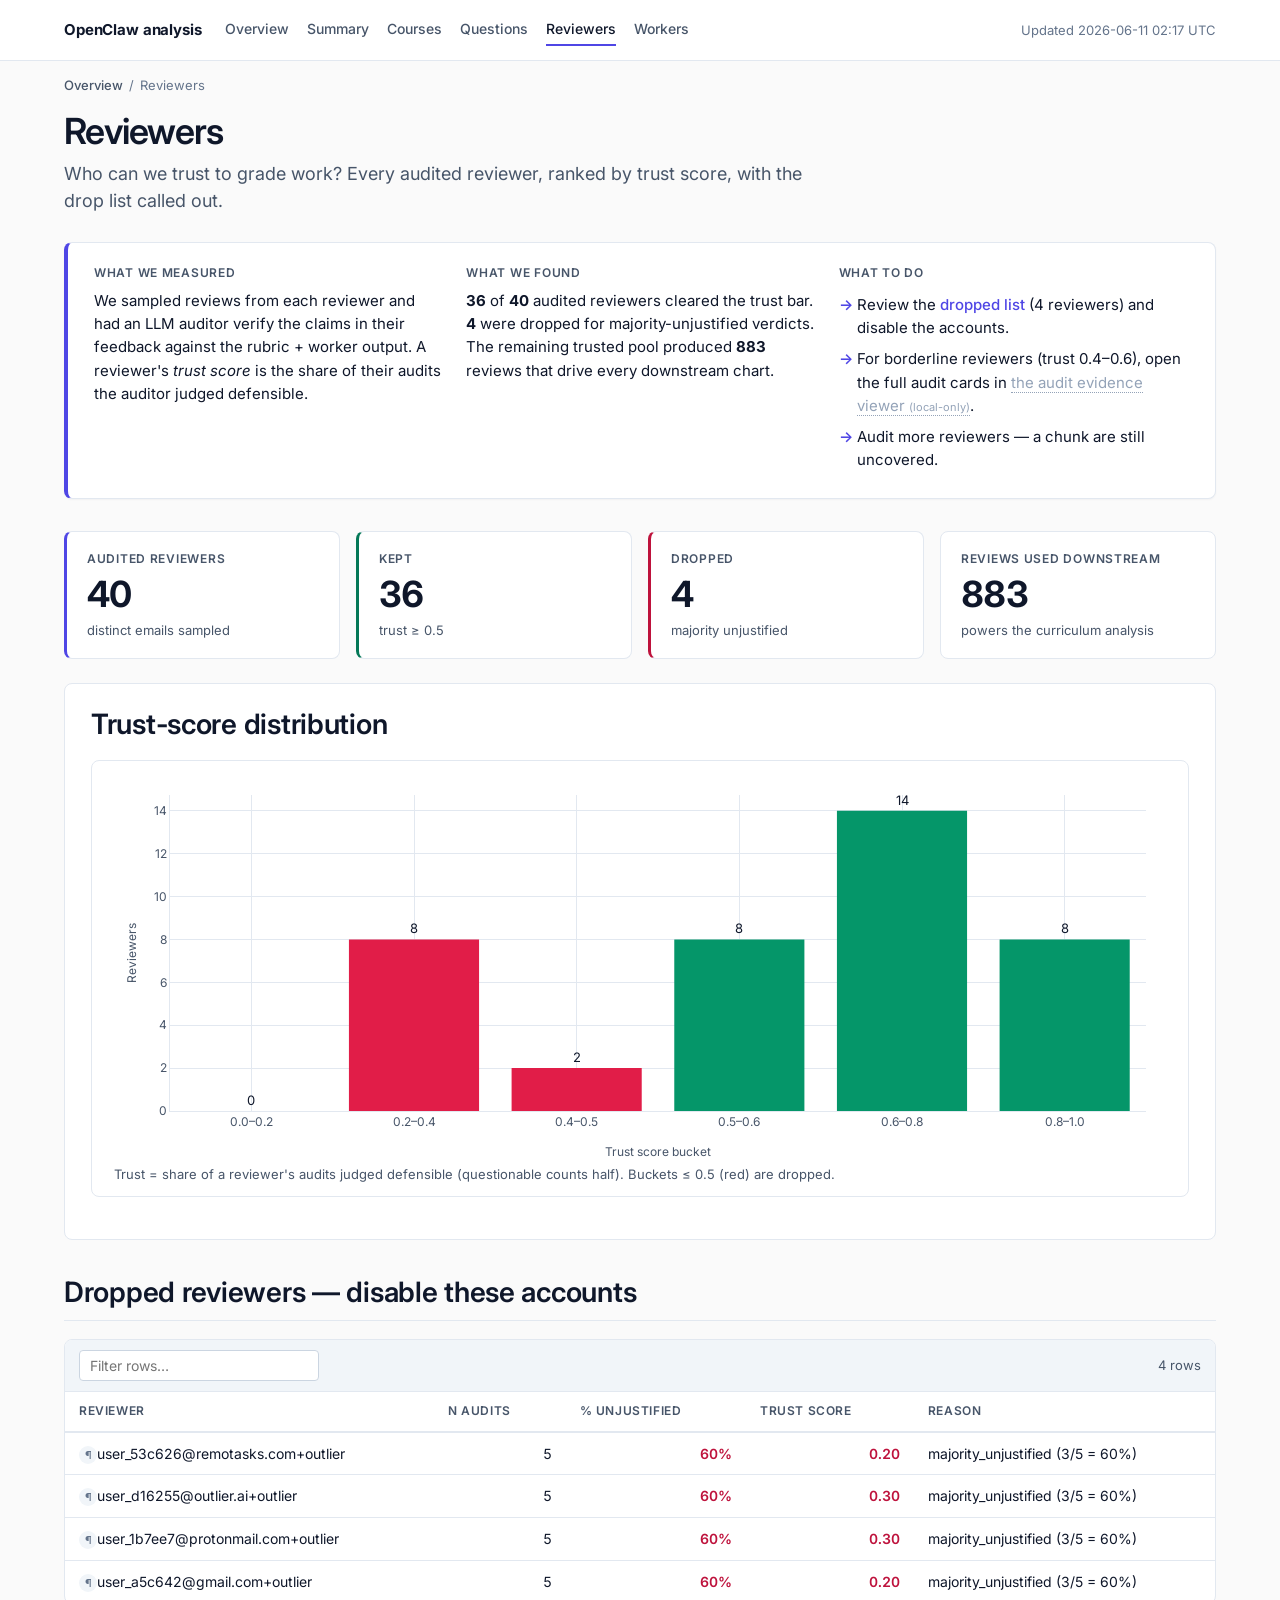
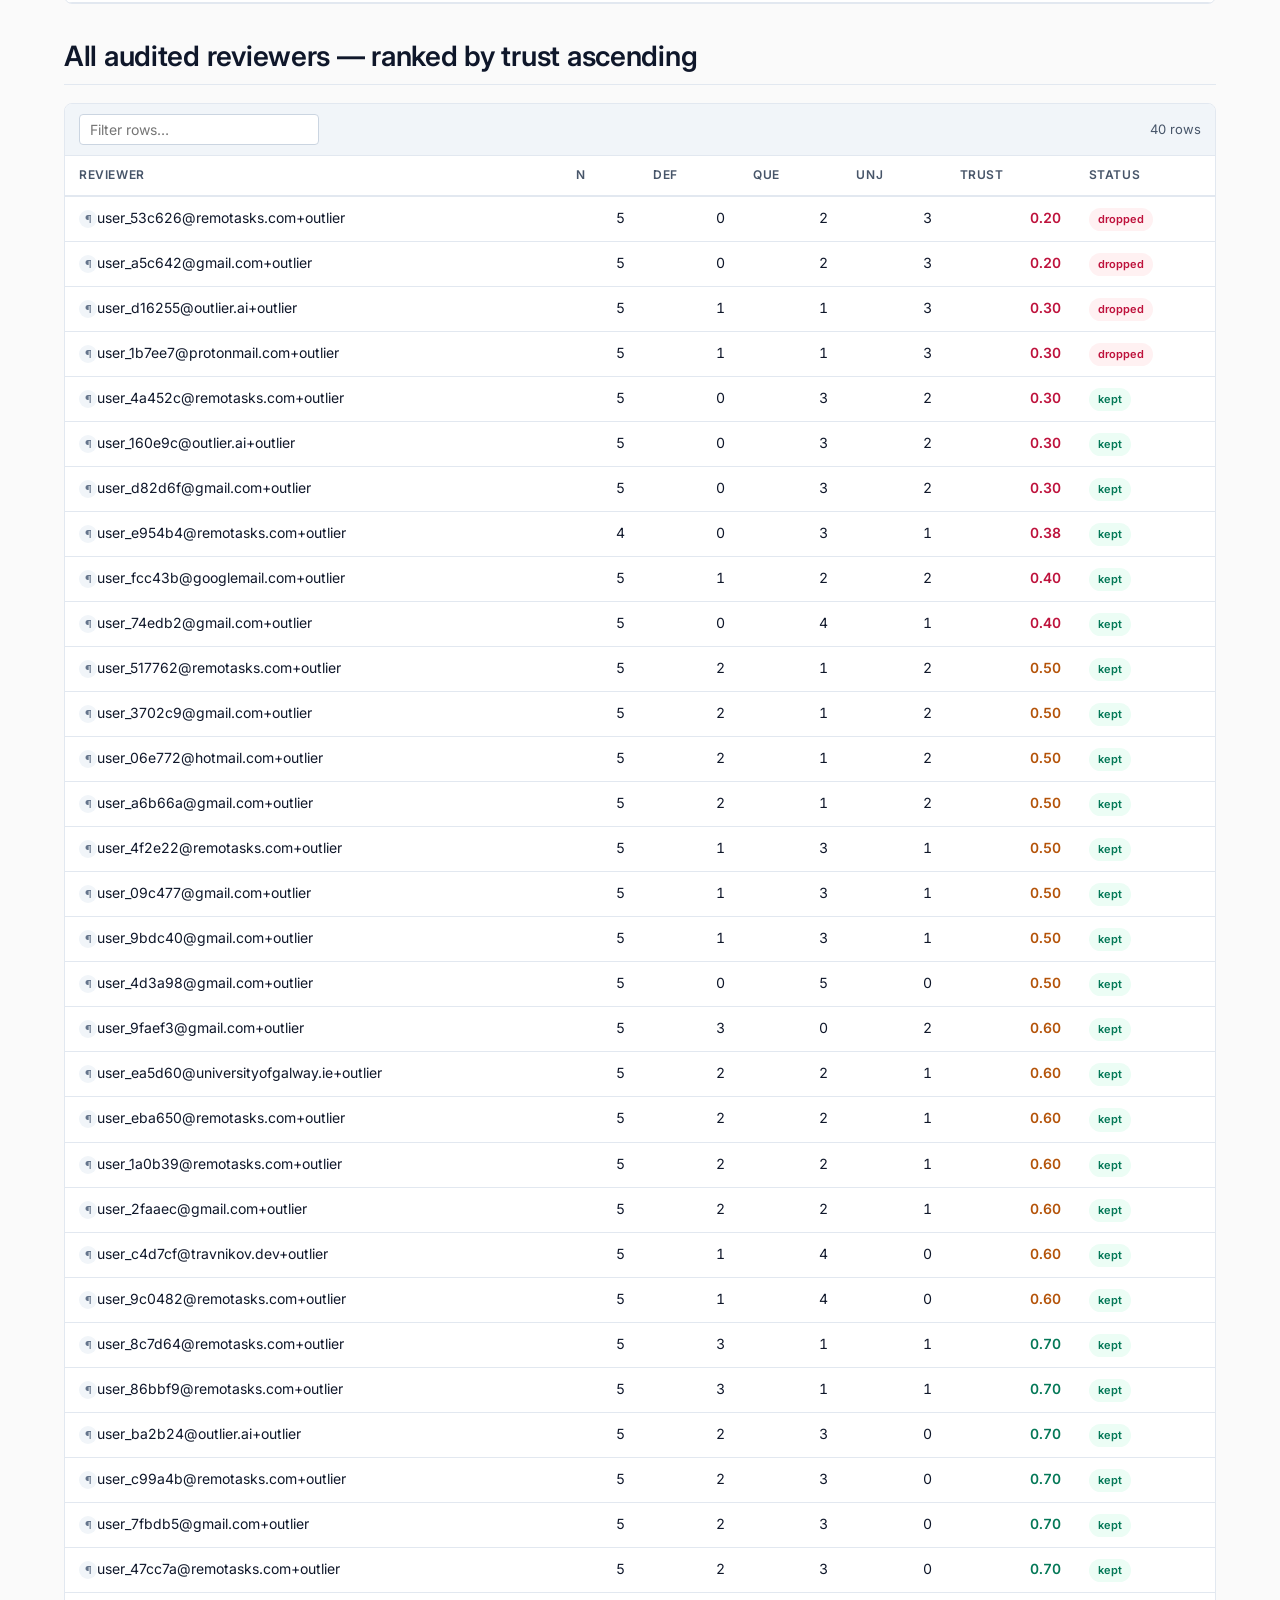
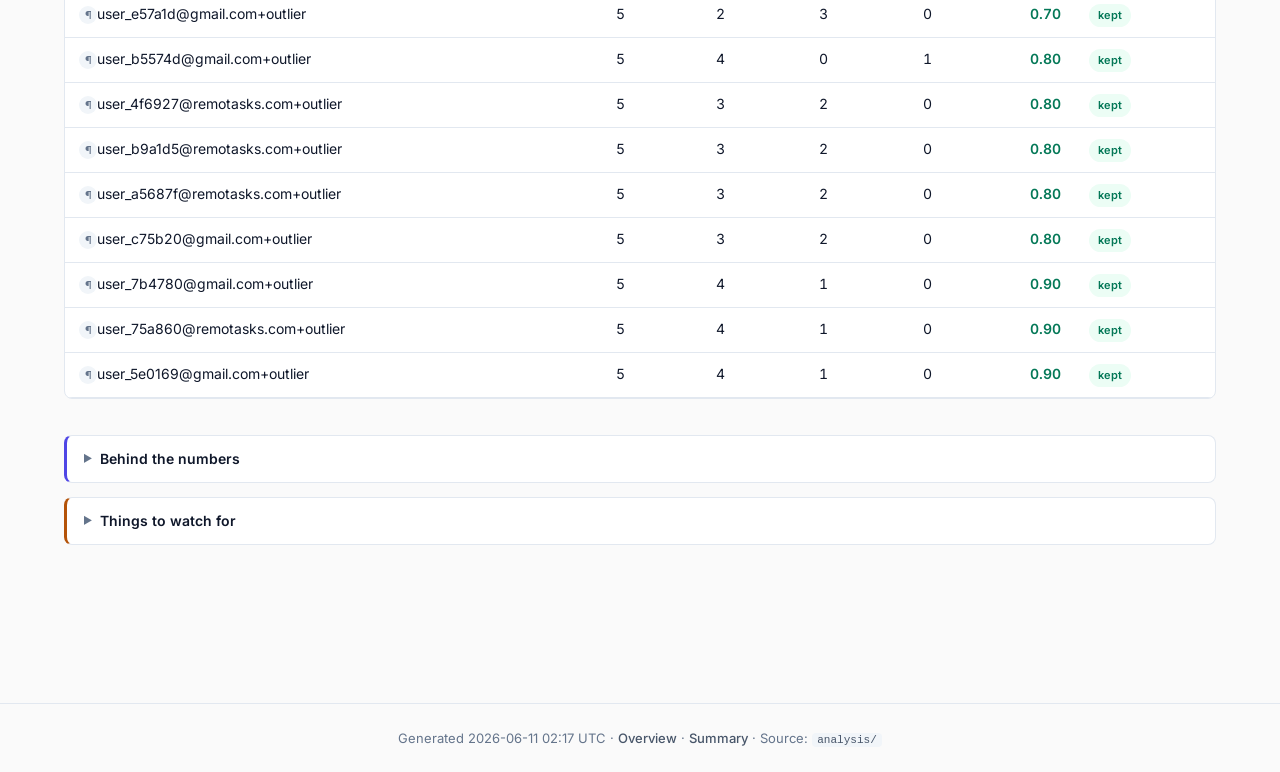
<file: themes/reviewers.html>
<!DOCTYPE html>
<html lang="en">
<head>
<meta charset="utf-8">
<meta name="viewport" content="width=device-width, initial-scale=1">
<title>Reviewers — OpenClaw analysis</title>
<link rel="preconnect" href="https://fonts.googleapis.com">
<link rel="preconnect" href="https://fonts.gstatic.com" crossorigin>
<link rel="stylesheet" href="https://fonts.googleapis.com/css2?family=Inter:wght@400;500;600;700&display=swap">
<link rel="stylesheet" href="../_assets/design.css">
<script src="https://cdn.plot.ly/plotly-2.35.2.min.js"></script>

</head>
<body>
<header class="site-header">
  <div class="site-header-inner">
    <a class="site-title" href="../index.html">OpenClaw analysis</a>
    <nav class="site-nav" aria-label="Primary"><a class="" href="../index.html">Overview</a><a class="" href="../summary.html">Summary</a><a class="" href="../themes/courses.html">Courses</a><a class="" href="../themes/questions.html">Questions</a><a class="is-active" href="../themes/reviewers.html">Reviewers</a><a class="" href="../themes/workers.html">Workers</a></nav>
    <span class="site-meta" title="2026-06-11T02:17+00:00">Updated 2026-06-11 02:17 UTC</span>
  </div>
</header>
<main class="page-shell">
<nav class="crumbs" aria-label="Breadcrumb"><a href="../index.html">Overview</a><span class="sep">/</span><span>Reviewers</span></nav>
<header class="page-header"><h1>Reviewers</h1><p class="lede">Who can we trust to grade work? Every audited reviewer, ranked by trust score, with the drop list called out.</p></header>
<aside class="tldr" aria-label="Summary">
  <div class="tldr-grid">
    <div class="tldr-block">
      <h3>What we measured</h3>
      <p>We sampled reviews from each reviewer and had an LLM auditor verify the claims in their feedback against the rubric + worker output. A reviewer's <em>trust score</em> is the share of their audits the auditor judged defensible.</p>
    </div>
    <div class="tldr-block">
      <h3>What we found</h3>
      <p><b>36</b> of <b>40</b> audited reviewers cleared the trust bar. <b>4</b> were dropped for majority-unjustified verdicts. The remaining trusted pool produced <b>883</b> reviews that drive every downstream chart.</p>
    </div>
    <div class="tldr-block">
      <h3>What to do</h3>
      <ul><li>Review the <a href="#dropped">dropped list</a> (4 reviewers) and disable the accounts.</li><li>For borderline reviewers (trust 0.4–0.6), open the full audit cards in <span title="The audit evidence viewer is omitted from the public mirror because it embeds raw reviewer feedback and worker submissions. Run python3 -m analysis.build_audit_viewer locally to inspect." style="color:#94a3b8;border-bottom:1px dotted #94a3b8;cursor:help;">the audit evidence viewer <span style="font-size:11px;">(local-only)</span></span>.</li><li>Audit more reviewers — a chunk are still uncovered.</li></ul>
    </div>
  </div>
</aside>
<div class="stat-grid"><div class="stat is-accent">
  <div class="stat-label">Audited reviewers</div>
  <div class="stat-number num">40</div>
  <div class="stat-sub">distinct emails sampled</div>
</div><div class="stat is-good">
  <div class="stat-label">Kept</div>
  <div class="stat-number num">36</div>
  <div class="stat-sub">trust ≥ 0.5</div>
</div><div class="stat is-bad">
  <div class="stat-label">Dropped</div>
  <div class="stat-number num">4</div>
  <div class="stat-sub">majority unjustified</div>
</div><div class="stat">
  <div class="stat-label">Reviews used downstream</div>
  <div class="stat-number num">883</div>
  <div class="stat-sub">powers the curriculum analysis</div>
</div></div>
<section class="card"><div class="card-header"><h2>Trust-score distribution</h2></div><div class="hero-chart"><div id="reviewers_hero" class="plot" role="img" aria-label="Trust = share of a reviewer&#x27;s audits judged defensible (questionable counts half). Buckets ≤ 0.5 (red) are dropped."></div><script>Plotly.newPlot("reviewers_hero", {"data": [{"type": "bar", "x": ["0.0\u20130.2", "0.2\u20130.4", "0.4\u20130.5", "0.5\u20130.6", "0.6\u20130.8", "0.8\u20131.0"], "y": [0, 8, 2, 8, 14, 8], "marker": {"color": ["#e11d48", "#e11d48", "#e11d48", "#059669", "#059669", "#059669"]}, "text": [0, 8, 2, 8, 14, 8], "textposition": "outside", "hovertemplate": "Trust %{x}: <b>%{y}</b> reviewers<extra></extra>"}], "layout": {"font": {"family": "\"Inter\", -apple-system, BlinkMacSystemFont, system-ui, sans-serif", "size": 13, "color": "#0f172a"}, "paper_bgcolor": "rgba(0,0,0,0)", "plot_bgcolor": "rgba(0,0,0,0)", "height": 320, "margin": {"l": 60, "r": 24, "t": 16, "b": 48}, "hoverlabel": {"bgcolor": "#ffffff", "bordercolor": "#e2e8f0", "font": {"family": "\"Inter\", system-ui, sans-serif", "color": "#0f172a"}}, "xaxis": {"title": {"text": "Trust score bucket", "font": {"size": 12, "color": "#475569"}}, "showgrid": true, "gridcolor": "#e2e8f0", "zeroline": false, "linecolor": "#e2e8f0", "tickfont": {"size": 12, "color": "#475569"}}, "yaxis": {"title": {"text": "Reviewers", "font": {"size": 12, "color": "#475569"}}, "showgrid": true, "gridcolor": "#e2e8f0", "zeroline": false, "linecolor": "#e2e8f0", "tickfont": {"size": 12, "color": "#475569"}}, "legend": {"bgcolor": "rgba(0,0,0,0)", "bordercolor": "rgba(0,0,0,0)", "font": {"size": 12, "color": "#475569"}, "orientation": "h", "yanchor": "bottom", "y": 1.0, "xanchor": "right", "x": 1.0}, "showlegend": false}}.data, {"data": [{"type": "bar", "x": ["0.0\u20130.2", "0.2\u20130.4", "0.4\u20130.5", "0.5\u20130.6", "0.6\u20130.8", "0.8\u20131.0"], "y": [0, 8, 2, 8, 14, 8], "marker": {"color": ["#e11d48", "#e11d48", "#e11d48", "#059669", "#059669", "#059669"]}, "text": [0, 8, 2, 8, 14, 8], "textposition": "outside", "hovertemplate": "Trust %{x}: <b>%{y}</b> reviewers<extra></extra>"}], "layout": {"font": {"family": "\"Inter\", -apple-system, BlinkMacSystemFont, system-ui, sans-serif", "size": 13, "color": "#0f172a"}, "paper_bgcolor": "rgba(0,0,0,0)", "plot_bgcolor": "rgba(0,0,0,0)", "height": 320, "margin": {"l": 60, "r": 24, "t": 16, "b": 48}, "hoverlabel": {"bgcolor": "#ffffff", "bordercolor": "#e2e8f0", "font": {"family": "\"Inter\", system-ui, sans-serif", "color": "#0f172a"}}, "xaxis": {"title": {"text": "Trust score bucket", "font": {"size": 12, "color": "#475569"}}, "showgrid": true, "gridcolor": "#e2e8f0", "zeroline": false, "linecolor": "#e2e8f0", "tickfont": {"size": 12, "color": "#475569"}}, "yaxis": {"title": {"text": "Reviewers", "font": {"size": 12, "color": "#475569"}}, "showgrid": true, "gridcolor": "#e2e8f0", "zeroline": false, "linecolor": "#e2e8f0", "tickfont": {"size": 12, "color": "#475569"}}, "legend": {"bgcolor": "rgba(0,0,0,0)", "bordercolor": "rgba(0,0,0,0)", "font": {"size": 12, "color": "#475569"}, "orientation": "h", "yanchor": "bottom", "y": 1.0, "xanchor": "right", "x": 1.0}, "showlegend": false}}.layout,{"responsive": true, "displaylogo": false});</script><p class="plot-caption">Trust = share of a reviewer's audits judged defensible (questionable counts half). Buckets ≤ 0.5 (red) are dropped.</p></div></section>
<a id="dropped"></a><section class="section"><h2>Dropped reviewers — disable these accounts</h2><div class="table-wrap">
  <div class="table-toolbar">
  <input type="search" data-filter placeholder="Filter rows…" aria-label="Filter rows">
  <span class="table-info">4 rows</span>
</div>
  <div class="table-scroll">
    <table class="data">
      <thead><tr><th data-sortable scope="col">Reviewer</th><th data-sortable scope="col">n audits</th><th data-sortable scope="col">% unjustified</th><th data-sortable scope="col">Trust score</th><th scope="col">Reason</th></tr></thead>
      <tbody><tr data-row-id="user_53c626@remotasks.com+outlier"><td class="wide">user_53c626@remotasks.com+outlier</td><td class="num">5</td><td class="num" data-sort-value="0.6"><span class="bad no-glyph">60%</span></td><td class="num" data-sort-value="0.2"><span class="bad no-glyph">0.20</span></td><td class="wide">majority_unjustified (3/5 = 60%)</td></tr><tr data-row-id="user_d16255@outlier.ai+outlier"><td class="wide">user_d16255@outlier.ai+outlier</td><td class="num">5</td><td class="num" data-sort-value="0.6"><span class="bad no-glyph">60%</span></td><td class="num" data-sort-value="0.3"><span class="bad no-glyph">0.30</span></td><td class="wide">majority_unjustified (3/5 = 60%)</td></tr><tr data-row-id="user_1b7ee7@protonmail.com+outlier"><td class="wide">user_1b7ee7@protonmail.com+outlier</td><td class="num">5</td><td class="num" data-sort-value="0.6"><span class="bad no-glyph">60%</span></td><td class="num" data-sort-value="0.3"><span class="bad no-glyph">0.30</span></td><td class="wide">majority_unjustified (3/5 = 60%)</td></tr><tr data-row-id="user_a5c642@gmail.com+outlier"><td class="wide">user_a5c642@gmail.com+outlier</td><td class="num">5</td><td class="num" data-sort-value="0.6"><span class="bad no-glyph">60%</span></td><td class="num" data-sort-value="0.2"><span class="bad no-glyph">0.20</span></td><td class="wide">majority_unjustified (3/5 = 60%)</td></tr></tbody>
    </table>
  </div>
  
</div></section>
<a id="all-reviewers"></a><section class="section"><h2>All audited reviewers — ranked by trust ascending</h2><div class="table-wrap">
  <div class="table-toolbar">
  <input type="search" data-filter placeholder="Filter rows…" aria-label="Filter rows">
  <span class="table-info">40 rows</span>
</div>
  <div class="table-scroll">
    <table class="data">
      <thead><tr><th data-sortable scope="col">Reviewer</th><th data-sortable scope="col">n</th><th data-sortable scope="col">def</th><th data-sortable scope="col">que</th><th data-sortable scope="col">unj</th><th data-sortable scope="col">Trust</th><th scope="col">Status</th></tr></thead>
      <tbody><tr data-row-id="user_53c626@remotasks.com+outlier"><td class="wide">user_53c626@remotasks.com+outlier</td><td class="num">5</td><td class="num">0</td><td class="num">2</td><td class="num">3</td><td class="num" data-sort-value="0.2"><span class="bad no-glyph">0.20</span></td><td><span class="badge is-bad no-glyph">dropped</span></td></tr><tr data-row-id="user_a5c642@gmail.com+outlier"><td class="wide">user_a5c642@gmail.com+outlier</td><td class="num">5</td><td class="num">0</td><td class="num">2</td><td class="num">3</td><td class="num" data-sort-value="0.2"><span class="bad no-glyph">0.20</span></td><td><span class="badge is-bad no-glyph">dropped</span></td></tr><tr data-row-id="user_d16255@outlier.ai+outlier"><td class="wide">user_d16255@outlier.ai+outlier</td><td class="num">5</td><td class="num">1</td><td class="num">1</td><td class="num">3</td><td class="num" data-sort-value="0.3"><span class="bad no-glyph">0.30</span></td><td><span class="badge is-bad no-glyph">dropped</span></td></tr><tr data-row-id="user_1b7ee7@protonmail.com+outlier"><td class="wide">user_1b7ee7@protonmail.com+outlier</td><td class="num">5</td><td class="num">1</td><td class="num">1</td><td class="num">3</td><td class="num" data-sort-value="0.3"><span class="bad no-glyph">0.30</span></td><td><span class="badge is-bad no-glyph">dropped</span></td></tr><tr data-row-id="user_4a452c@remotasks.com+outlier"><td class="wide">user_4a452c@remotasks.com+outlier</td><td class="num">5</td><td class="num">0</td><td class="num">3</td><td class="num">2</td><td class="num" data-sort-value="0.3"><span class="bad no-glyph">0.30</span></td><td><span class="badge is-good no-glyph">kept</span></td></tr><tr data-row-id="user_160e9c@outlier.ai+outlier"><td class="wide">user_160e9c@outlier.ai+outlier</td><td class="num">5</td><td class="num">0</td><td class="num">3</td><td class="num">2</td><td class="num" data-sort-value="0.3"><span class="bad no-glyph">0.30</span></td><td><span class="badge is-good no-glyph">kept</span></td></tr><tr data-row-id="user_d82d6f@gmail.com+outlier"><td class="wide">user_d82d6f@gmail.com+outlier</td><td class="num">5</td><td class="num">0</td><td class="num">3</td><td class="num">2</td><td class="num" data-sort-value="0.3"><span class="bad no-glyph">0.30</span></td><td><span class="badge is-good no-glyph">kept</span></td></tr><tr data-row-id="user_e954b4@remotasks.com+outlier"><td class="wide">user_e954b4@remotasks.com+outlier</td><td class="num">4</td><td class="num">0</td><td class="num">3</td><td class="num">1</td><td class="num" data-sort-value="0.375"><span class="bad no-glyph">0.38</span></td><td><span class="badge is-good no-glyph">kept</span></td></tr><tr data-row-id="user_fcc43b@googlemail.com+outlier"><td class="wide">user_fcc43b@googlemail.com+outlier</td><td class="num">5</td><td class="num">1</td><td class="num">2</td><td class="num">2</td><td class="num" data-sort-value="0.4"><span class="bad no-glyph">0.40</span></td><td><span class="badge is-good no-glyph">kept</span></td></tr><tr data-row-id="user_74edb2@gmail.com+outlier"><td class="wide">user_74edb2@gmail.com+outlier</td><td class="num">5</td><td class="num">0</td><td class="num">4</td><td class="num">1</td><td class="num" data-sort-value="0.4"><span class="bad no-glyph">0.40</span></td><td><span class="badge is-good no-glyph">kept</span></td></tr><tr data-row-id="user_517762@remotasks.com+outlier"><td class="wide">user_517762@remotasks.com+outlier</td><td class="num">5</td><td class="num">2</td><td class="num">1</td><td class="num">2</td><td class="num" data-sort-value="0.5"><span class="warn no-glyph">0.50</span></td><td><span class="badge is-good no-glyph">kept</span></td></tr><tr data-row-id="user_3702c9@gmail.com+outlier"><td class="wide">user_3702c9@gmail.com+outlier</td><td class="num">5</td><td class="num">2</td><td class="num">1</td><td class="num">2</td><td class="num" data-sort-value="0.5"><span class="warn no-glyph">0.50</span></td><td><span class="badge is-good no-glyph">kept</span></td></tr><tr data-row-id="user_06e772@hotmail.com+outlier"><td class="wide">user_06e772@hotmail.com+outlier</td><td class="num">5</td><td class="num">2</td><td class="num">1</td><td class="num">2</td><td class="num" data-sort-value="0.5"><span class="warn no-glyph">0.50</span></td><td><span class="badge is-good no-glyph">kept</span></td></tr><tr data-row-id="user_a6b66a@gmail.com+outlier"><td class="wide">user_a6b66a@gmail.com+outlier</td><td class="num">5</td><td class="num">2</td><td class="num">1</td><td class="num">2</td><td class="num" data-sort-value="0.5"><span class="warn no-glyph">0.50</span></td><td><span class="badge is-good no-glyph">kept</span></td></tr><tr data-row-id="user_4f2e22@remotasks.com+outlier"><td class="wide">user_4f2e22@remotasks.com+outlier</td><td class="num">5</td><td class="num">1</td><td class="num">3</td><td class="num">1</td><td class="num" data-sort-value="0.5"><span class="warn no-glyph">0.50</span></td><td><span class="badge is-good no-glyph">kept</span></td></tr><tr data-row-id="user_09c477@gmail.com+outlier"><td class="wide">user_09c477@gmail.com+outlier</td><td class="num">5</td><td class="num">1</td><td class="num">3</td><td class="num">1</td><td class="num" data-sort-value="0.5"><span class="warn no-glyph">0.50</span></td><td><span class="badge is-good no-glyph">kept</span></td></tr><tr data-row-id="user_9bdc40@gmail.com+outlier"><td class="wide">user_9bdc40@gmail.com+outlier</td><td class="num">5</td><td class="num">1</td><td class="num">3</td><td class="num">1</td><td class="num" data-sort-value="0.5"><span class="warn no-glyph">0.50</span></td><td><span class="badge is-good no-glyph">kept</span></td></tr><tr data-row-id="user_4d3a98@gmail.com+outlier"><td class="wide">user_4d3a98@gmail.com+outlier</td><td class="num">5</td><td class="num">0</td><td class="num">5</td><td class="num">0</td><td class="num" data-sort-value="0.5"><span class="warn no-glyph">0.50</span></td><td><span class="badge is-good no-glyph">kept</span></td></tr><tr data-row-id="user_9faef3@gmail.com+outlier"><td class="wide">user_9faef3@gmail.com+outlier</td><td class="num">5</td><td class="num">3</td><td class="num">0</td><td class="num">2</td><td class="num" data-sort-value="0.6"><span class="warn no-glyph">0.60</span></td><td><span class="badge is-good no-glyph">kept</span></td></tr><tr data-row-id="user_ea5d60@universityofgalway.ie+outlier"><td class="wide">user_ea5d60@universityofgalway.ie+outlier</td><td class="num">5</td><td class="num">2</td><td class="num">2</td><td class="num">1</td><td class="num" data-sort-value="0.6"><span class="warn no-glyph">0.60</span></td><td><span class="badge is-good no-glyph">kept</span></td></tr><tr data-row-id="user_eba650@remotasks.com+outlier"><td class="wide">user_eba650@remotasks.com+outlier</td><td class="num">5</td><td class="num">2</td><td class="num">2</td><td class="num">1</td><td class="num" data-sort-value="0.6"><span class="warn no-glyph">0.60</span></td><td><span class="badge is-good no-glyph">kept</span></td></tr><tr data-row-id="user_1a0b39@remotasks.com+outlier"><td class="wide">user_1a0b39@remotasks.com+outlier</td><td class="num">5</td><td class="num">2</td><td class="num">2</td><td class="num">1</td><td class="num" data-sort-value="0.6"><span class="warn no-glyph">0.60</span></td><td><span class="badge is-good no-glyph">kept</span></td></tr><tr data-row-id="user_2faaec@gmail.com+outlier"><td class="wide">user_2faaec@gmail.com+outlier</td><td class="num">5</td><td class="num">2</td><td class="num">2</td><td class="num">1</td><td class="num" data-sort-value="0.6"><span class="warn no-glyph">0.60</span></td><td><span class="badge is-good no-glyph">kept</span></td></tr><tr data-row-id="user_c4d7cf@travnikov.dev+outlier"><td class="wide">user_c4d7cf@travnikov.dev+outlier</td><td class="num">5</td><td class="num">1</td><td class="num">4</td><td class="num">0</td><td class="num" data-sort-value="0.6"><span class="warn no-glyph">0.60</span></td><td><span class="badge is-good no-glyph">kept</span></td></tr><tr data-row-id="user_9c0482@remotasks.com+outlier"><td class="wide">user_9c0482@remotasks.com+outlier</td><td class="num">5</td><td class="num">1</td><td class="num">4</td><td class="num">0</td><td class="num" data-sort-value="0.6"><span class="warn no-glyph">0.60</span></td><td><span class="badge is-good no-glyph">kept</span></td></tr><tr data-row-id="user_8c7d64@remotasks.com+outlier"><td class="wide">user_8c7d64@remotasks.com+outlier</td><td class="num">5</td><td class="num">3</td><td class="num">1</td><td class="num">1</td><td class="num" data-sort-value="0.7"><span class="good no-glyph">0.70</span></td><td><span class="badge is-good no-glyph">kept</span></td></tr><tr data-row-id="user_86bbf9@remotasks.com+outlier"><td class="wide">user_86bbf9@remotasks.com+outlier</td><td class="num">5</td><td class="num">3</td><td class="num">1</td><td class="num">1</td><td class="num" data-sort-value="0.7"><span class="good no-glyph">0.70</span></td><td><span class="badge is-good no-glyph">kept</span></td></tr><tr data-row-id="user_ba2b24@outlier.ai+outlier"><td class="wide">user_ba2b24@outlier.ai+outlier</td><td class="num">5</td><td class="num">2</td><td class="num">3</td><td class="num">0</td><td class="num" data-sort-value="0.7"><span class="good no-glyph">0.70</span></td><td><span class="badge is-good no-glyph">kept</span></td></tr><tr data-row-id="user_c99a4b@remotasks.com+outlier"><td class="wide">user_c99a4b@remotasks.com+outlier</td><td class="num">5</td><td class="num">2</td><td class="num">3</td><td class="num">0</td><td class="num" data-sort-value="0.7"><span class="good no-glyph">0.70</span></td><td><span class="badge is-good no-glyph">kept</span></td></tr><tr data-row-id="user_7fbdb5@gmail.com+outlier"><td class="wide">user_7fbdb5@gmail.com+outlier</td><td class="num">5</td><td class="num">2</td><td class="num">3</td><td class="num">0</td><td class="num" data-sort-value="0.7"><span class="good no-glyph">0.70</span></td><td><span class="badge is-good no-glyph">kept</span></td></tr><tr data-row-id="user_47cc7a@remotasks.com+outlier"><td class="wide">user_47cc7a@remotasks.com+outlier</td><td class="num">5</td><td class="num">2</td><td class="num">3</td><td class="num">0</td><td class="num" data-sort-value="0.7"><span class="good no-glyph">0.70</span></td><td><span class="badge is-good no-glyph">kept</span></td></tr><tr data-row-id="user_e57a1d@gmail.com+outlier"><td class="wide">user_e57a1d@gmail.com+outlier</td><td class="num">5</td><td class="num">2</td><td class="num">3</td><td class="num">0</td><td class="num" data-sort-value="0.7"><span class="good no-glyph">0.70</span></td><td><span class="badge is-good no-glyph">kept</span></td></tr><tr data-row-id="user_b5574d@gmail.com+outlier"><td class="wide">user_b5574d@gmail.com+outlier</td><td class="num">5</td><td class="num">4</td><td class="num">0</td><td class="num">1</td><td class="num" data-sort-value="0.8"><span class="good no-glyph">0.80</span></td><td><span class="badge is-good no-glyph">kept</span></td></tr><tr data-row-id="user_4f6927@remotasks.com+outlier"><td class="wide">user_4f6927@remotasks.com+outlier</td><td class="num">5</td><td class="num">3</td><td class="num">2</td><td class="num">0</td><td class="num" data-sort-value="0.8"><span class="good no-glyph">0.80</span></td><td><span class="badge is-good no-glyph">kept</span></td></tr><tr data-row-id="user_b9a1d5@remotasks.com+outlier"><td class="wide">user_b9a1d5@remotasks.com+outlier</td><td class="num">5</td><td class="num">3</td><td class="num">2</td><td class="num">0</td><td class="num" data-sort-value="0.8"><span class="good no-glyph">0.80</span></td><td><span class="badge is-good no-glyph">kept</span></td></tr><tr data-row-id="user_a5687f@remotasks.com+outlier"><td class="wide">user_a5687f@remotasks.com+outlier</td><td class="num">5</td><td class="num">3</td><td class="num">2</td><td class="num">0</td><td class="num" data-sort-value="0.8"><span class="good no-glyph">0.80</span></td><td><span class="badge is-good no-glyph">kept</span></td></tr><tr data-row-id="user_c75b20@gmail.com+outlier"><td class="wide">user_c75b20@gmail.com+outlier</td><td class="num">5</td><td class="num">3</td><td class="num">2</td><td class="num">0</td><td class="num" data-sort-value="0.8"><span class="good no-glyph">0.80</span></td><td><span class="badge is-good no-glyph">kept</span></td></tr><tr data-row-id="user_7b4780@gmail.com+outlier"><td class="wide">user_7b4780@gmail.com+outlier</td><td class="num">5</td><td class="num">4</td><td class="num">1</td><td class="num">0</td><td class="num" data-sort-value="0.9"><span class="good no-glyph">0.90</span></td><td><span class="badge is-good no-glyph">kept</span></td></tr><tr data-row-id="user_75a860@remotasks.com+outlier"><td class="wide">user_75a860@remotasks.com+outlier</td><td class="num">5</td><td class="num">4</td><td class="num">1</td><td class="num">0</td><td class="num" data-sort-value="0.9"><span class="good no-glyph">0.90</span></td><td><span class="badge is-good no-glyph">kept</span></td></tr><tr data-row-id="user_5e0169@gmail.com+outlier"><td class="wide">user_5e0169@gmail.com+outlier</td><td class="num">5</td><td class="num">4</td><td class="num">1</td><td class="num">0</td><td class="num" data-sort-value="0.9"><span class="good no-glyph">0.90</span></td><td><span class="badge is-good no-glyph">kept</span></td></tr></tbody>
    </table>
  </div>
  
</div></section>
<details class="method">
  <summary>Behind the numbers</summary>
  <div class="details-body"><p>For each reviewer in our Goal-2 audit sample, an LLM auditor judges every claim in their <code>quality_feedback</code> text against the rubric + the worker's actual deliverable. Verdicts roll up to <code>feedback_defensible</code>, <code>feedback_questionable</code>, or <code>feedback_unjustified</code> at the review level.</p><ul><li><b>Trust score</b> = (n_defensible + 0.5 × n_questionable) / n_audited.</li><li><b>Drop rule</b>: any reviewer whose majority of audits are <code>feedback_unjustified</code>.</li></ul><p>Source: <code>analysis/g4_reviewer_trust.csv</code>, <code>analysis/g4_dropped_reviewers.csv</code>, <code>analysis/g4_trusted_reviews.csv</code> from <code>analysis.run_g4 step-1</code> + <code>analysis.lib.trust</code>.</p></div>
</details>
<details class="caveats">
  <summary>Things to watch for</summary>
  <ul><li>The audit sample is small (~200 reviews from ~40 reviewers). 6 of 40 reviewers have N ≤ 5 audits each — a single new audit can swing trust by 20 percentage points.</li><li>Unaudited reviewers are kept by default. Roughly 30 reviewers project-wide have no audit yet.</li><li>Trust is a quality signal, not a fraud signal. A dropped reviewer may be well-intentioned but inaccurate; treat the drop list as 'do not weight their reviews for promotion gates' rather than 'punitive action'.</li></ul>
</details>
</main>
<footer class="site-footer">
  Generated 2026-06-11 02:17 UTC ·
  <a href="../index.html">Overview</a> ·
  <a href="../summary.html">Summary</a> ·
  Source: <code>analysis/</code>
</footer>
<script src="../_assets/dashboard.js"></script>

</body>
</html>
</file>
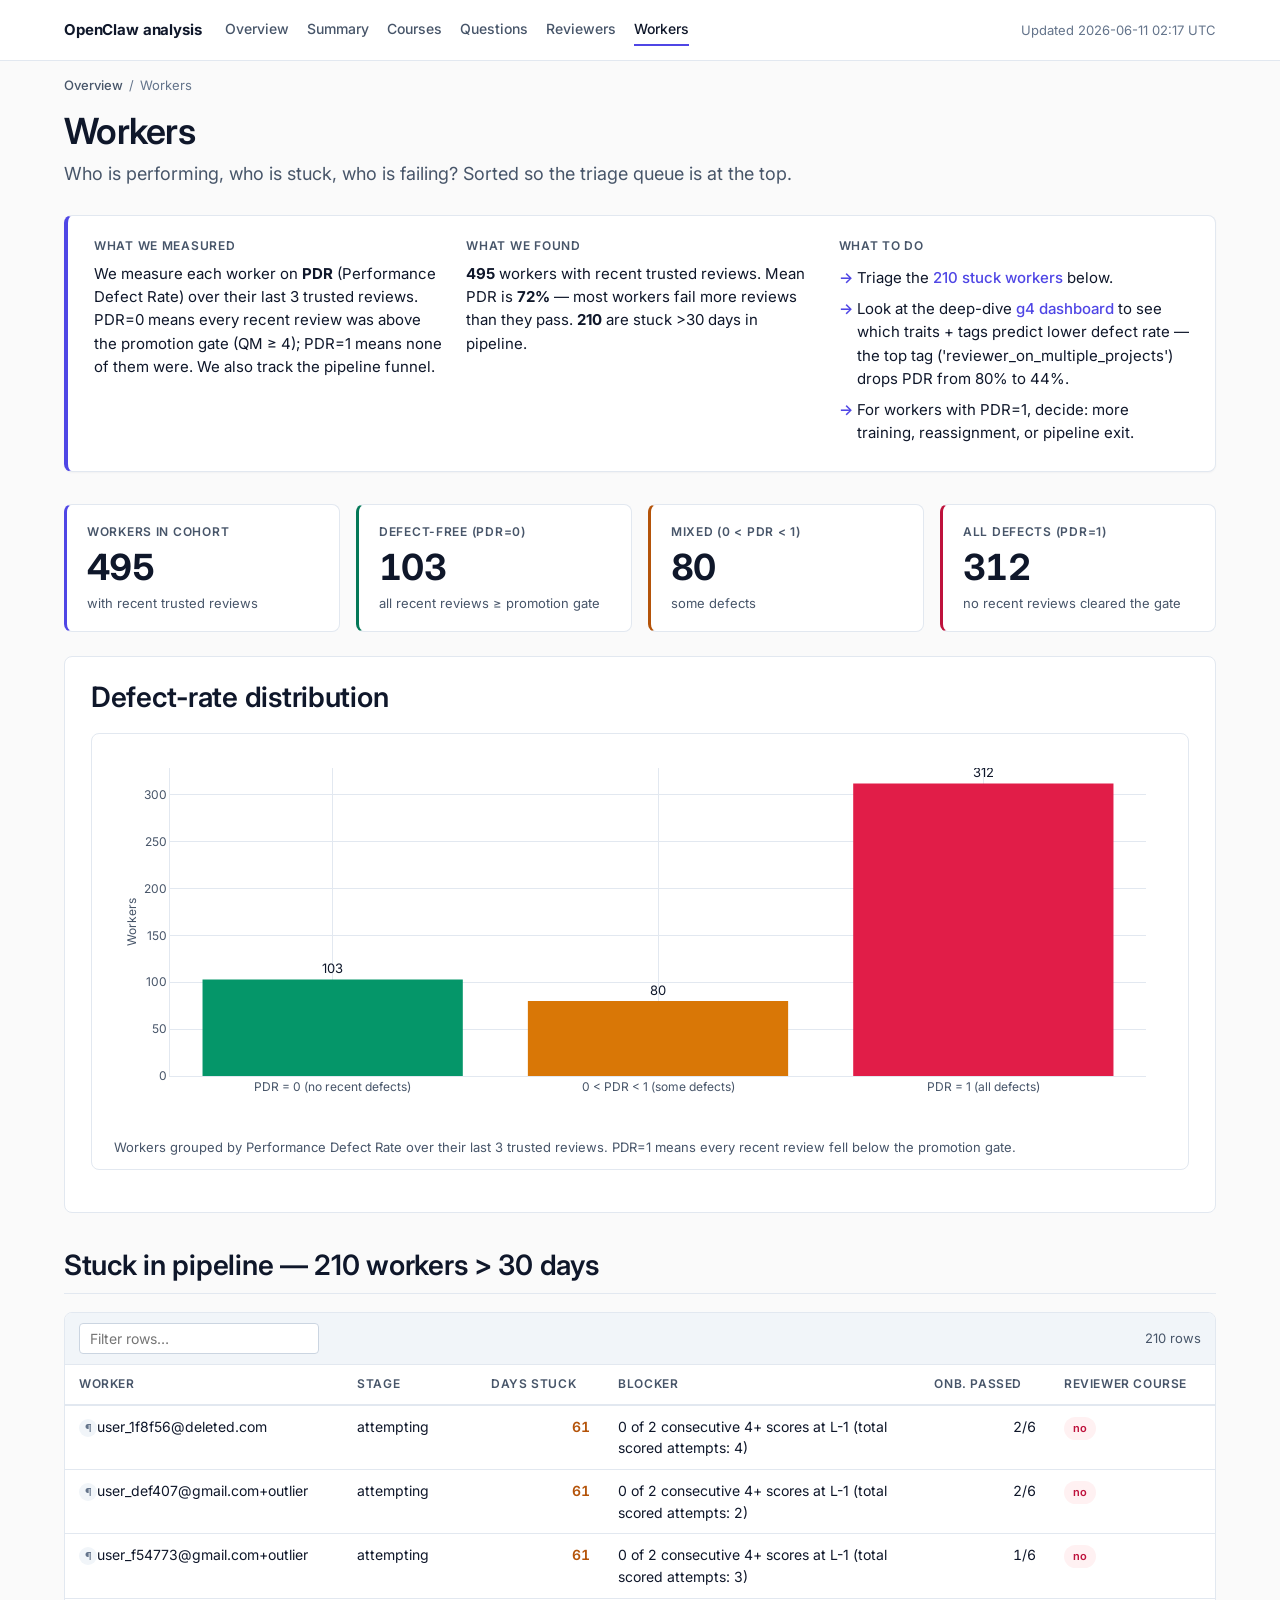
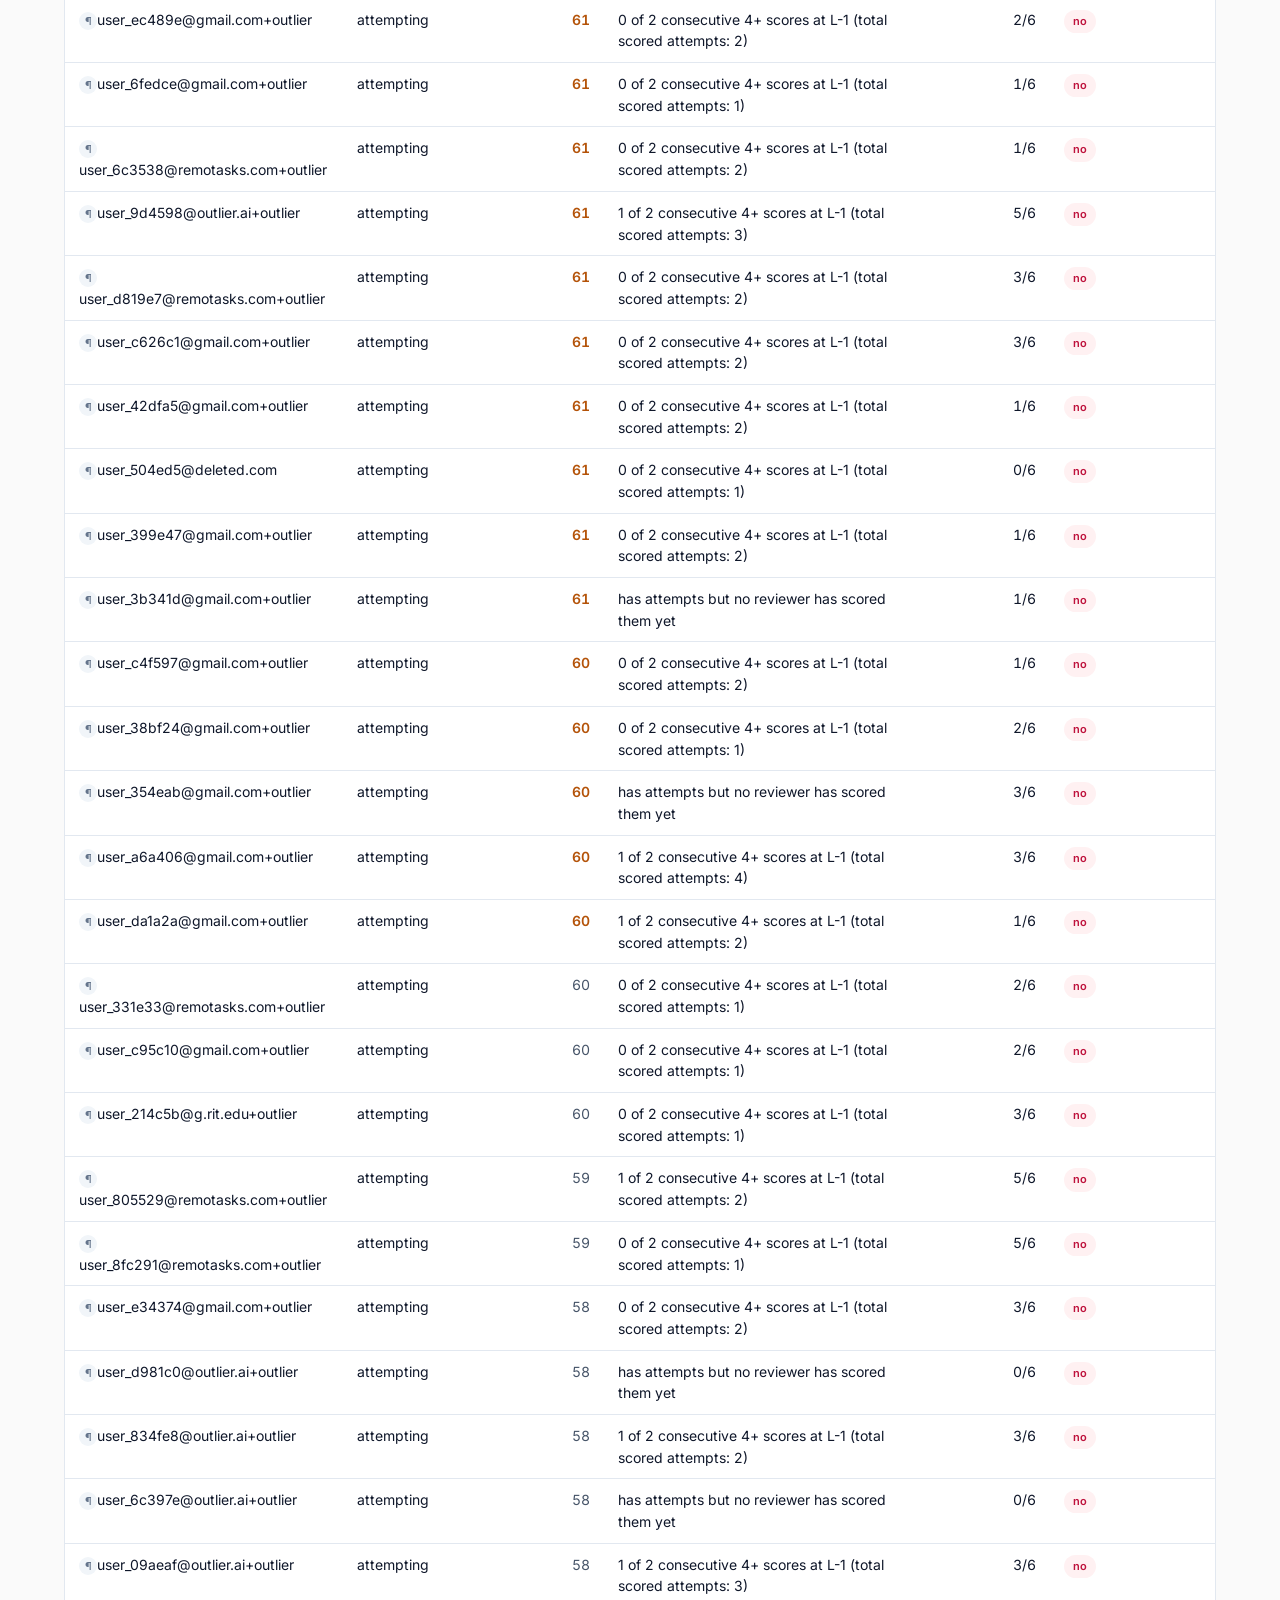
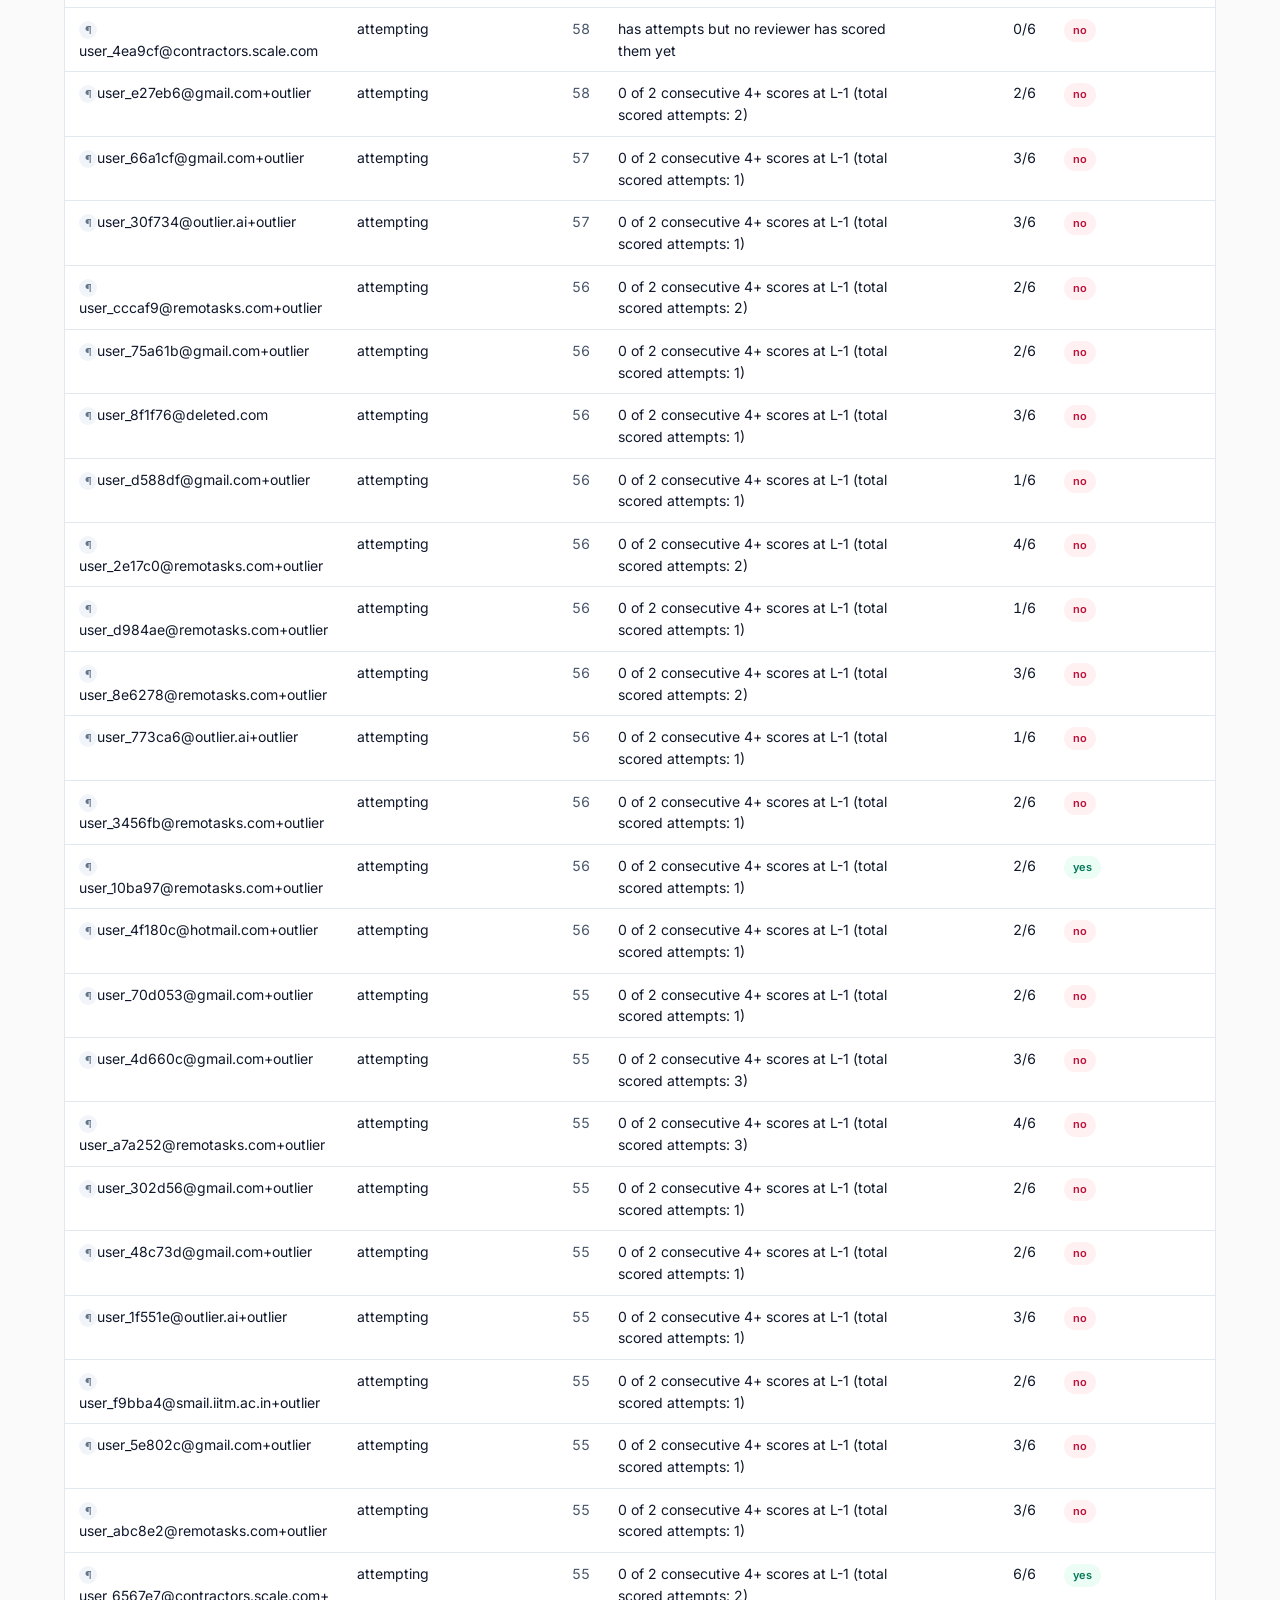
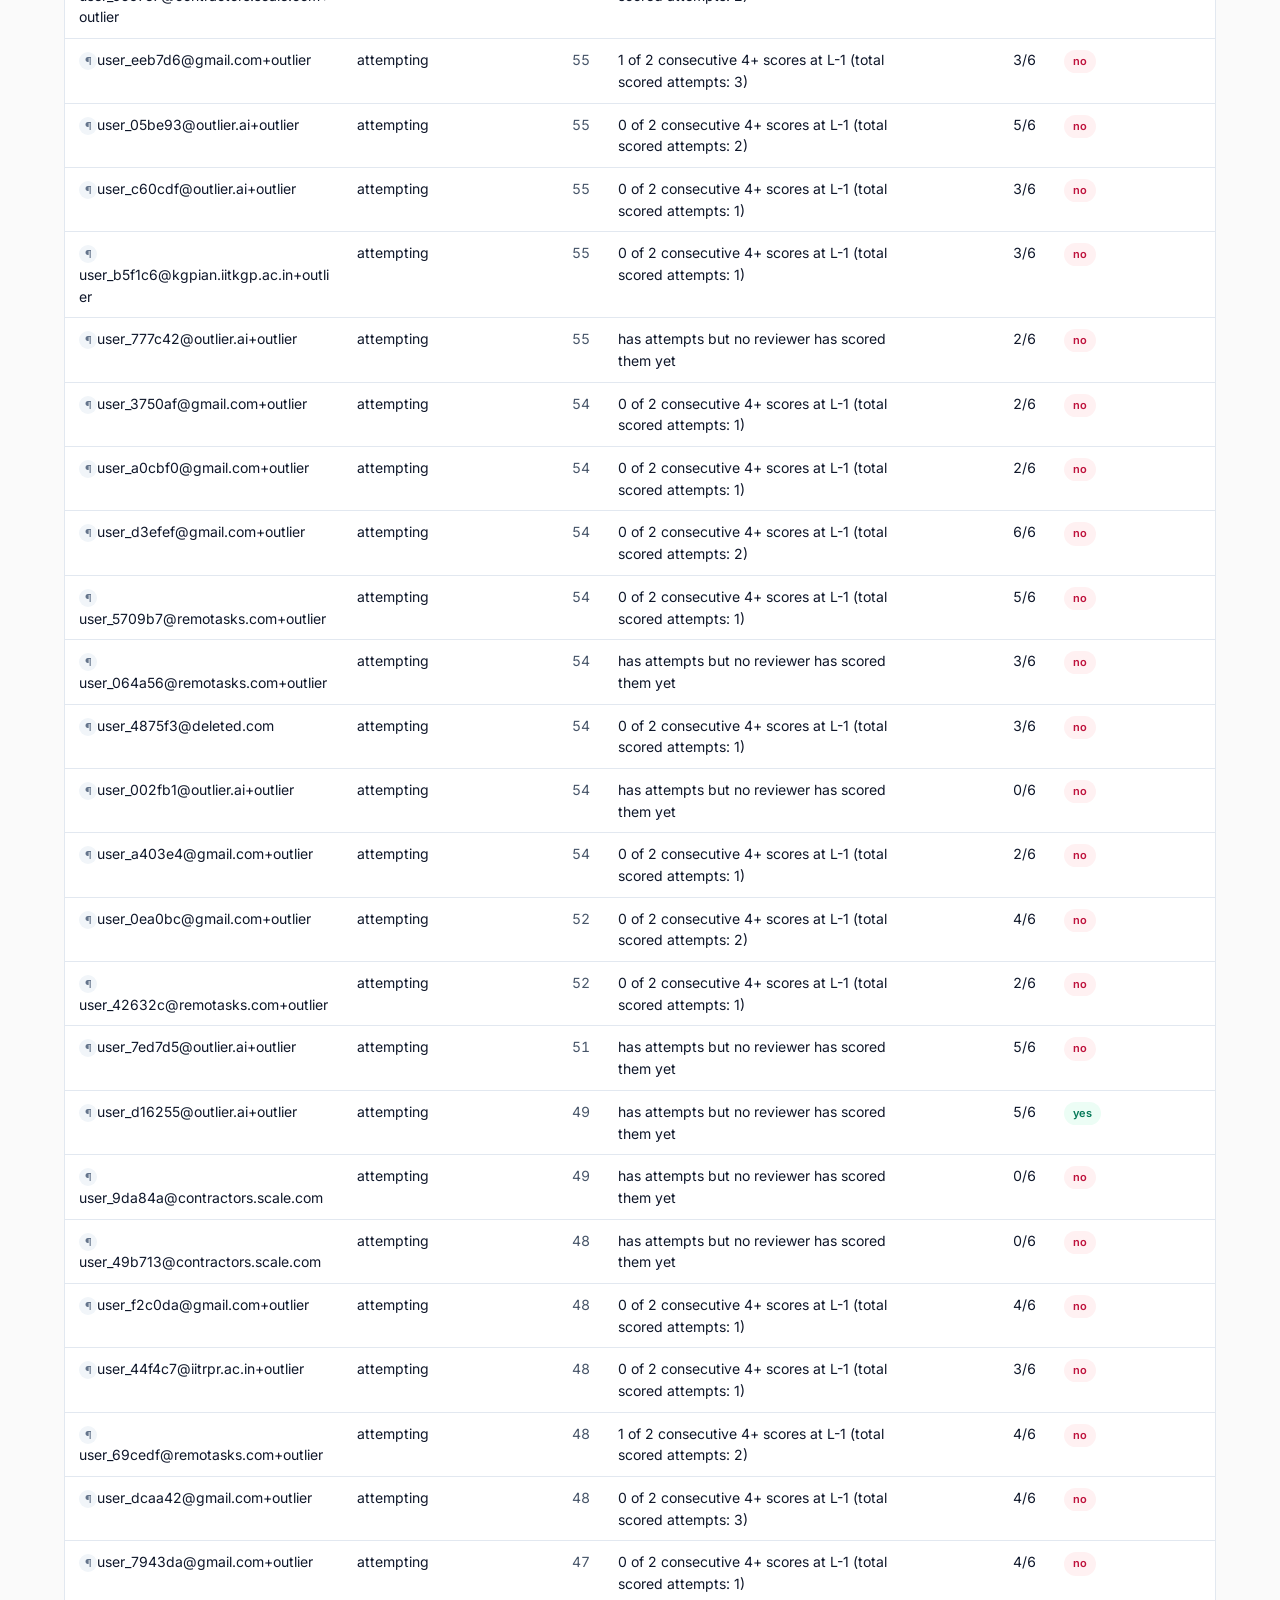
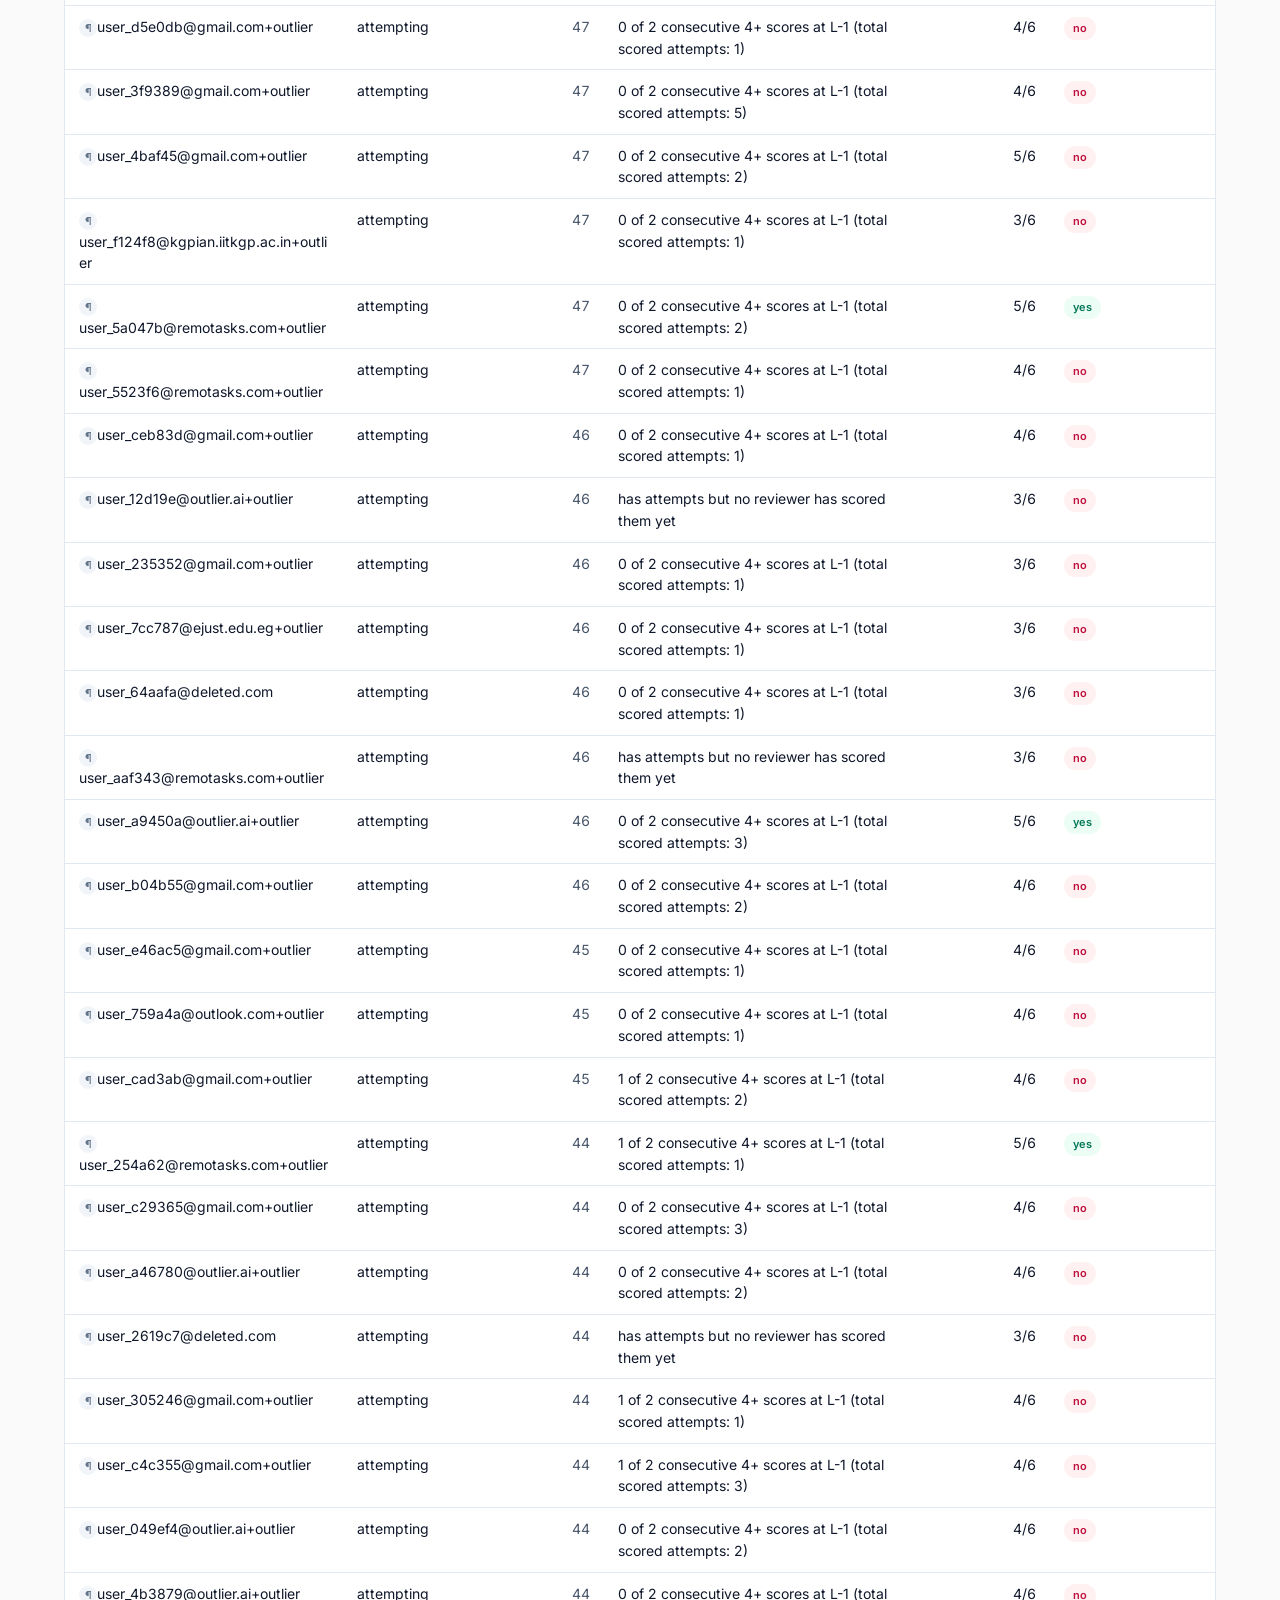
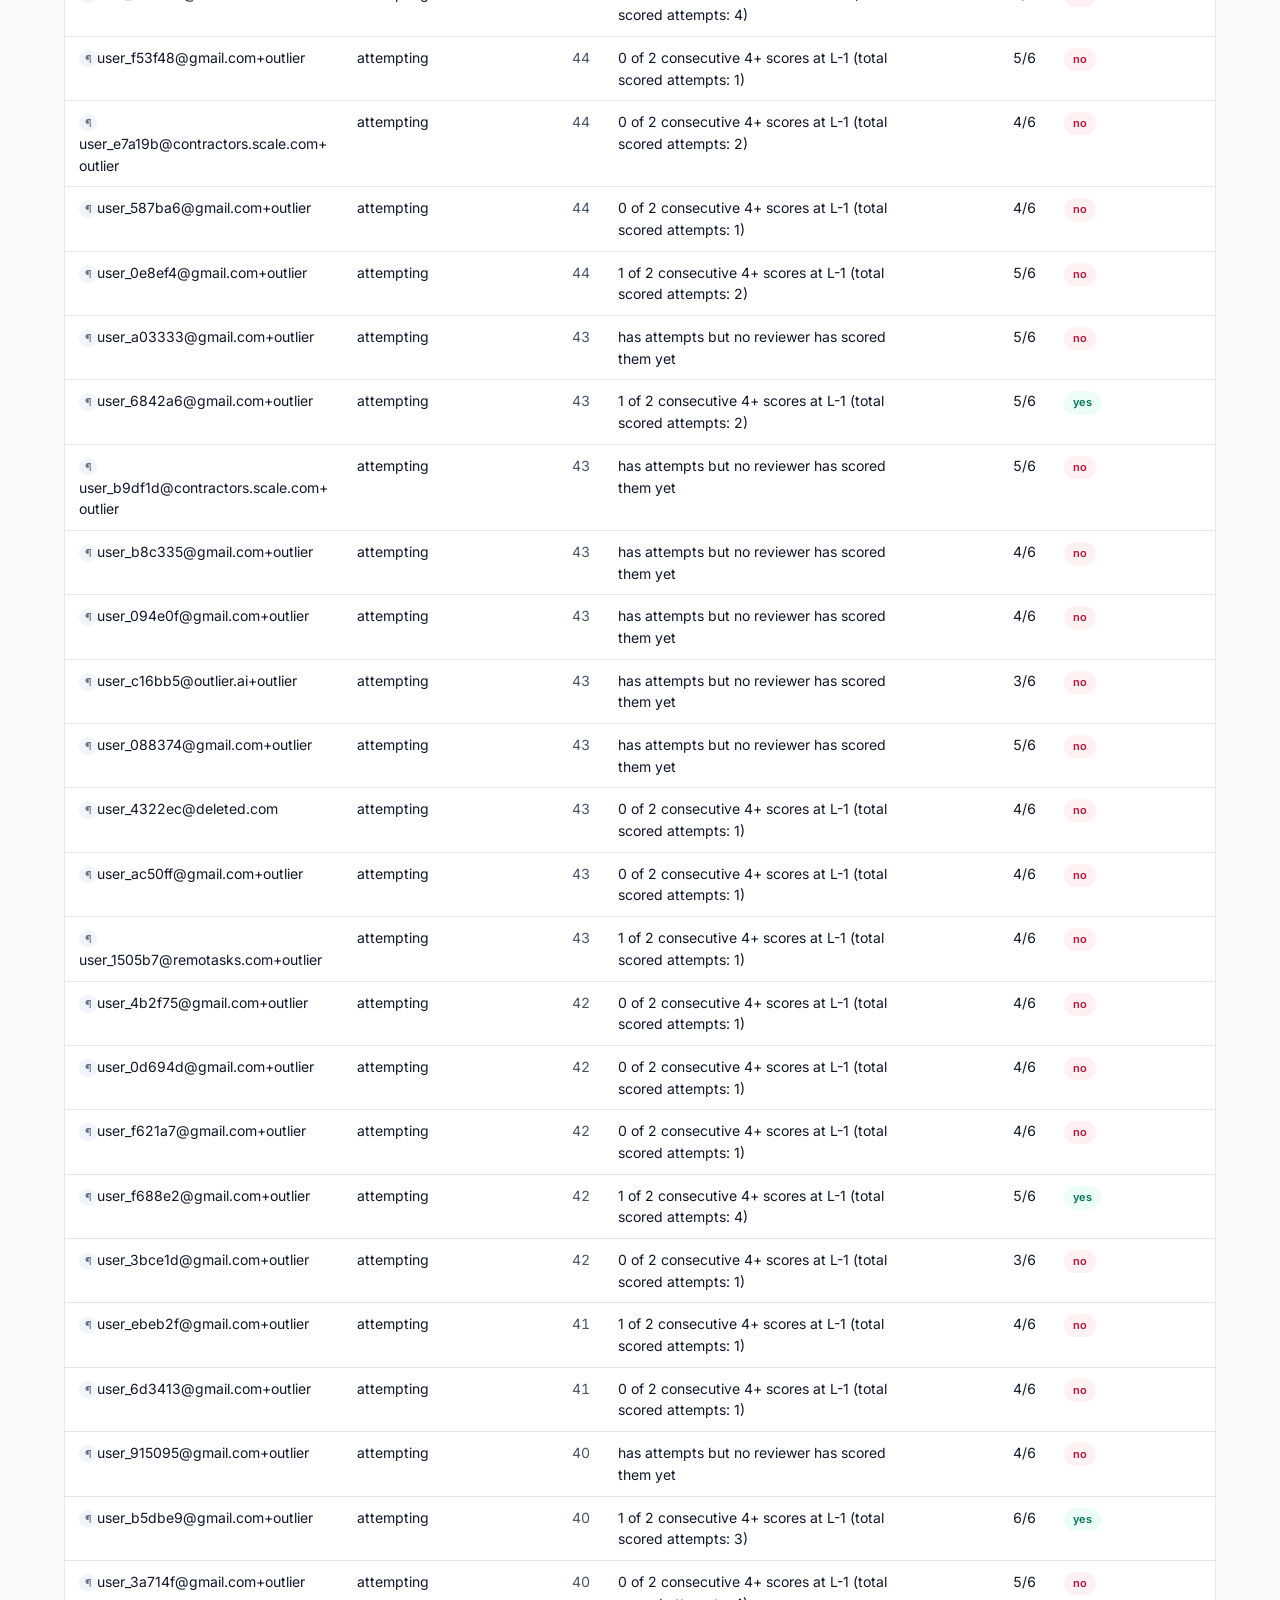
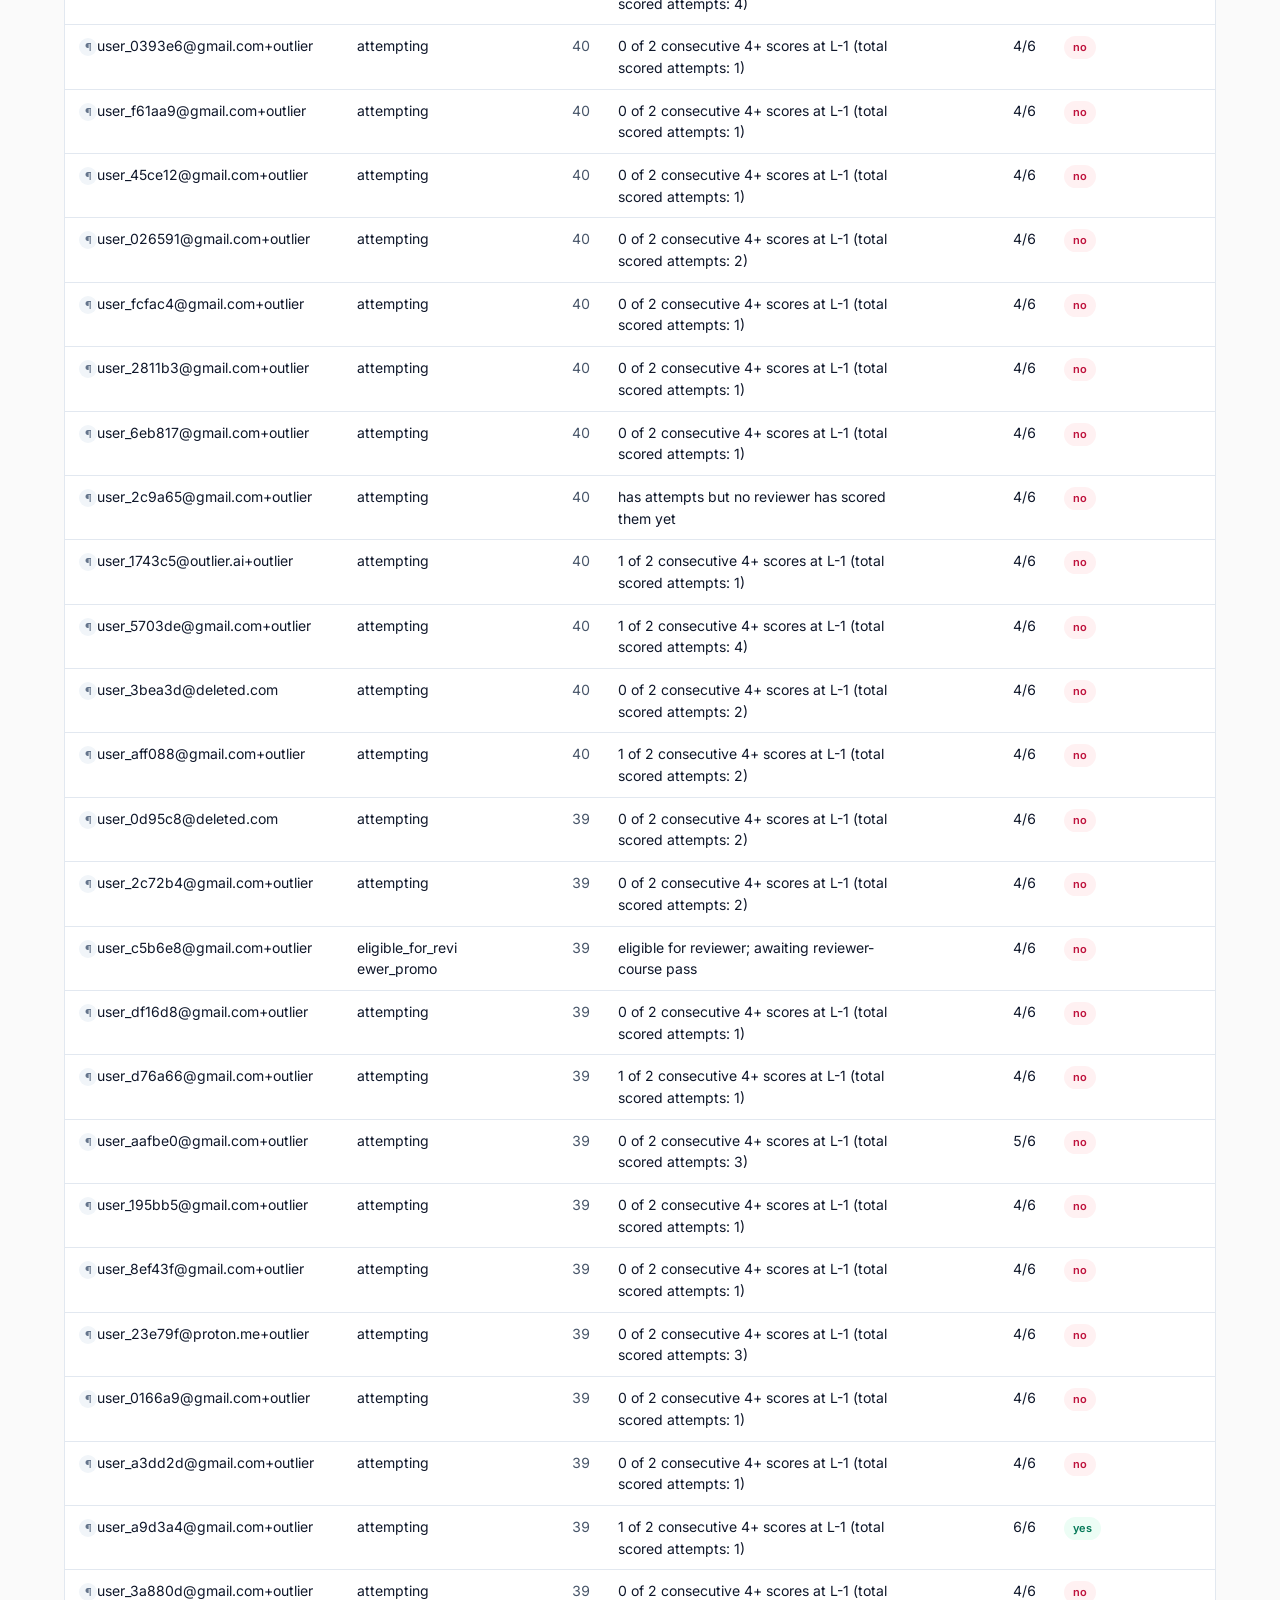
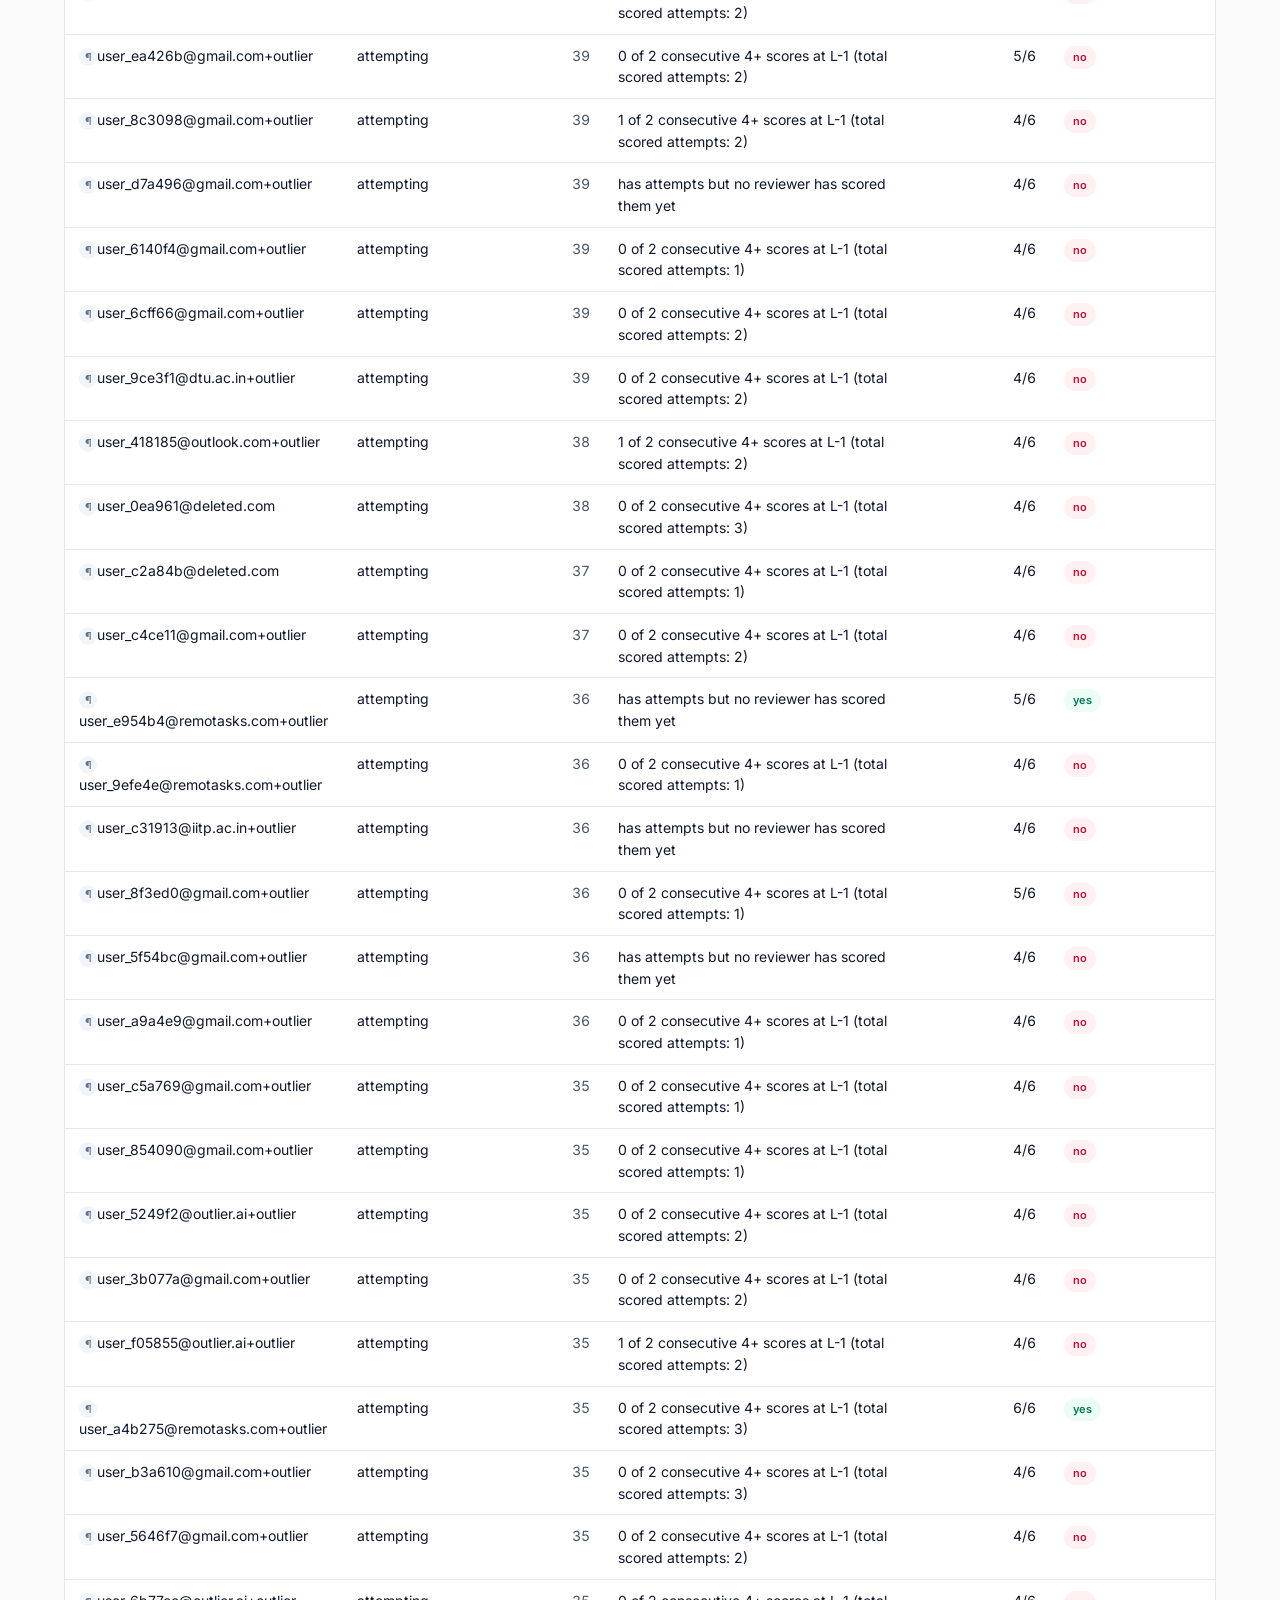
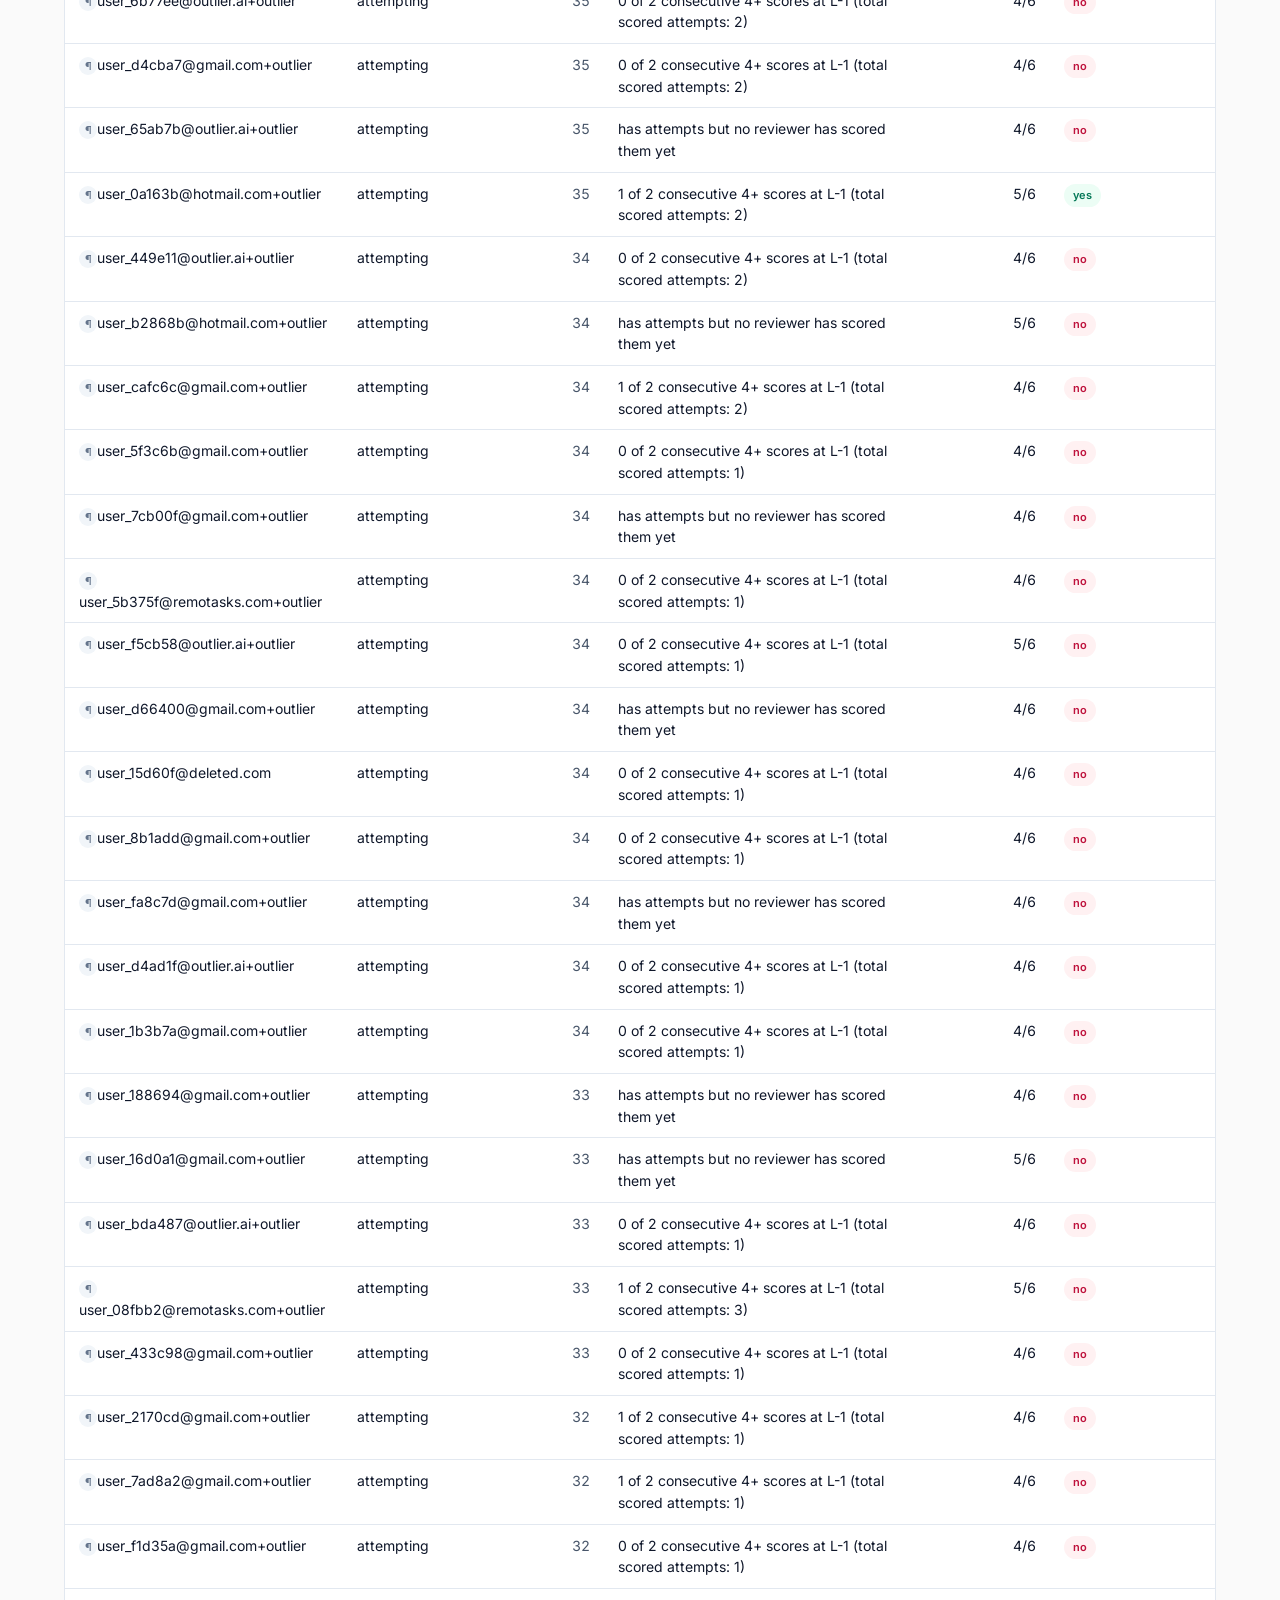
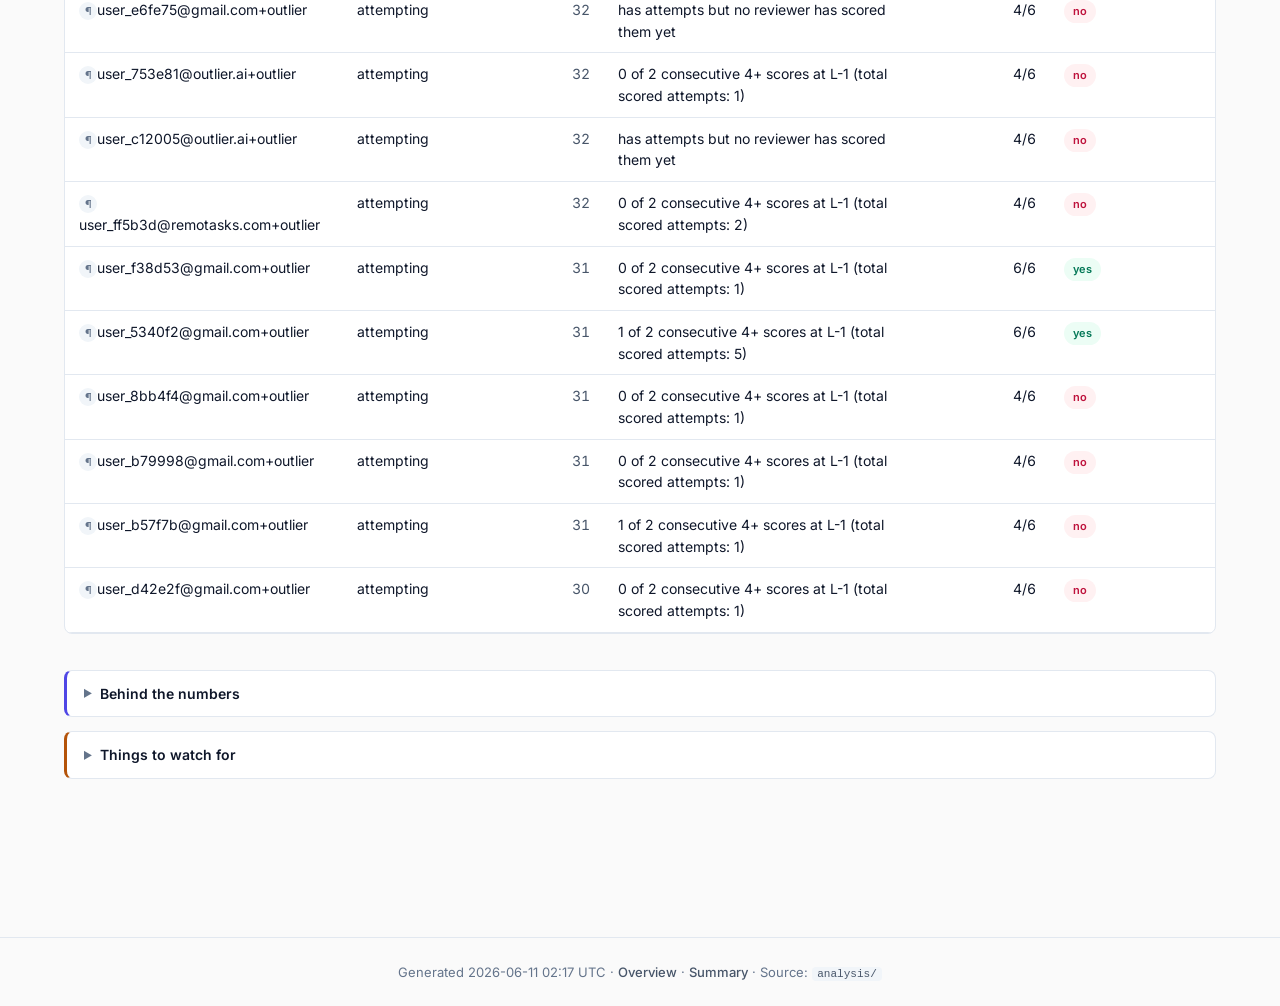
<file: themes/workers.html>
<!DOCTYPE html>
<html lang="en">
<head>
<meta charset="utf-8">
<meta name="viewport" content="width=device-width, initial-scale=1">
<title>Workers — OpenClaw analysis</title>
<link rel="preconnect" href="https://fonts.googleapis.com">
<link rel="preconnect" href="https://fonts.gstatic.com" crossorigin>
<link rel="stylesheet" href="https://fonts.googleapis.com/css2?family=Inter:wght@400;500;600;700&display=swap">
<link rel="stylesheet" href="../_assets/design.css">
<script src="https://cdn.plot.ly/plotly-2.35.2.min.js"></script>

</head>
<body>
<header class="site-header">
  <div class="site-header-inner">
    <a class="site-title" href="../index.html">OpenClaw analysis</a>
    <nav class="site-nav" aria-label="Primary"><a class="" href="../index.html">Overview</a><a class="" href="../summary.html">Summary</a><a class="" href="../themes/courses.html">Courses</a><a class="" href="../themes/questions.html">Questions</a><a class="" href="../themes/reviewers.html">Reviewers</a><a class="is-active" href="../themes/workers.html">Workers</a></nav>
    <span class="site-meta" title="2026-06-11T02:17+00:00">Updated 2026-06-11 02:17 UTC</span>
  </div>
</header>
<main class="page-shell">
<nav class="crumbs" aria-label="Breadcrumb"><a href="../index.html">Overview</a><span class="sep">/</span><span>Workers</span></nav>
<header class="page-header"><h1>Workers</h1><p class="lede">Who is performing, who is stuck, who is failing? Sorted so the triage queue is at the top.</p></header>
<aside class="tldr" aria-label="Summary">
  <div class="tldr-grid">
    <div class="tldr-block">
      <h3>What we measured</h3>
      <p>We measure each worker on <b>PDR</b> (Performance Defect Rate) over their last 3 trusted reviews. PDR=0 means every recent review was above the promotion gate (QM ≥ 4); PDR=1 means none of them were. We also track the pipeline funnel.</p>
    </div>
    <div class="tldr-block">
      <h3>What we found</h3>
      <p><b>495</b> workers with recent trusted reviews. Mean PDR is <b>72%</b> — most workers fail more reviews than they pass. <b>210</b> are stuck &gt;30 days in pipeline.</p>
    </div>
    <div class="tldr-block">
      <h3>What to do</h3>
      <ul><li>Triage the <a href="#stuck">210 stuck workers</a> below.</li><li>Look at the deep-dive <a href="../g4.html">g4 dashboard</a> to see which traits + tags predict lower defect rate — the top tag ('reviewer_on_multiple_projects') drops PDR from 80% to 44%.</li><li>For workers with PDR=1, decide: more training, reassignment, or pipeline exit.</li></ul>
    </div>
  </div>
</aside>
<div class="stat-grid"><div class="stat is-accent">
  <div class="stat-label">Workers in cohort</div>
  <div class="stat-number num">495</div>
  <div class="stat-sub">with recent trusted reviews</div>
</div><div class="stat is-good">
  <div class="stat-label">Defect-free (PDR=0)</div>
  <div class="stat-number num">103</div>
  <div class="stat-sub">all recent reviews ≥ promotion gate</div>
</div><div class="stat is-warn">
  <div class="stat-label">Mixed (0 &lt; PDR &lt; 1)</div>
  <div class="stat-number num">80</div>
  <div class="stat-sub">some defects</div>
</div><div class="stat is-bad">
  <div class="stat-label">All defects (PDR=1)</div>
  <div class="stat-number num">312</div>
  <div class="stat-sub">no recent reviews cleared the gate</div>
</div></div>
<section class="card"><div class="card-header"><h2>Defect-rate distribution</h2></div><div class="hero-chart"><div id="workers_hero" class="plot" role="img" aria-label="Workers grouped by Performance Defect Rate over their last 3 trusted reviews. PDR=1 means every recent review fell below the promotion gate."></div><script>Plotly.newPlot("workers_hero", {"data": [{"type": "bar", "x": ["PDR = 0 (no recent defects)", "0 < PDR < 1 (some defects)", "PDR = 1 (all defects)"], "y": [103, 80, 312], "marker": {"color": ["#059669", "#d97706", "#e11d48"]}, "text": [103, 80, 312], "textposition": "outside", "hovertemplate": "%{x}: <b>%{y}</b> workers<extra></extra>"}], "layout": {"font": {"family": "\"Inter\", -apple-system, BlinkMacSystemFont, system-ui, sans-serif", "size": 13, "color": "#0f172a"}, "paper_bgcolor": "rgba(0,0,0,0)", "plot_bgcolor": "rgba(0,0,0,0)", "height": 320, "margin": {"l": 60, "r": 24, "t": 16, "b": 56}, "hoverlabel": {"bgcolor": "#ffffff", "bordercolor": "#e2e8f0", "font": {"family": "\"Inter\", system-ui, sans-serif", "color": "#0f172a"}}, "xaxis": {"title": {"text": "", "font": {"size": 12, "color": "#475569"}}, "showgrid": true, "gridcolor": "#e2e8f0", "zeroline": false, "linecolor": "#e2e8f0", "tickfont": {"size": 12, "color": "#475569"}}, "yaxis": {"title": {"text": "Workers", "font": {"size": 12, "color": "#475569"}}, "showgrid": true, "gridcolor": "#e2e8f0", "zeroline": false, "linecolor": "#e2e8f0", "tickfont": {"size": 12, "color": "#475569"}}, "legend": {"bgcolor": "rgba(0,0,0,0)", "bordercolor": "rgba(0,0,0,0)", "font": {"size": 12, "color": "#475569"}, "orientation": "h", "yanchor": "bottom", "y": 1.0, "xanchor": "right", "x": 1.0}, "showlegend": false}}.data, {"data": [{"type": "bar", "x": ["PDR = 0 (no recent defects)", "0 < PDR < 1 (some defects)", "PDR = 1 (all defects)"], "y": [103, 80, 312], "marker": {"color": ["#059669", "#d97706", "#e11d48"]}, "text": [103, 80, 312], "textposition": "outside", "hovertemplate": "%{x}: <b>%{y}</b> workers<extra></extra>"}], "layout": {"font": {"family": "\"Inter\", -apple-system, BlinkMacSystemFont, system-ui, sans-serif", "size": 13, "color": "#0f172a"}, "paper_bgcolor": "rgba(0,0,0,0)", "plot_bgcolor": "rgba(0,0,0,0)", "height": 320, "margin": {"l": 60, "r": 24, "t": 16, "b": 56}, "hoverlabel": {"bgcolor": "#ffffff", "bordercolor": "#e2e8f0", "font": {"family": "\"Inter\", system-ui, sans-serif", "color": "#0f172a"}}, "xaxis": {"title": {"text": "", "font": {"size": 12, "color": "#475569"}}, "showgrid": true, "gridcolor": "#e2e8f0", "zeroline": false, "linecolor": "#e2e8f0", "tickfont": {"size": 12, "color": "#475569"}}, "yaxis": {"title": {"text": "Workers", "font": {"size": 12, "color": "#475569"}}, "showgrid": true, "gridcolor": "#e2e8f0", "zeroline": false, "linecolor": "#e2e8f0", "tickfont": {"size": 12, "color": "#475569"}}, "legend": {"bgcolor": "rgba(0,0,0,0)", "bordercolor": "rgba(0,0,0,0)", "font": {"size": 12, "color": "#475569"}, "orientation": "h", "yanchor": "bottom", "y": 1.0, "xanchor": "right", "x": 1.0}, "showlegend": false}}.layout,{"responsive": true, "displaylogo": false});</script><p class="plot-caption">Workers grouped by Performance Defect Rate over their last 3 trusted reviews. PDR=1 means every recent review fell below the promotion gate.</p></div></section>
<a id="stuck"></a><section class="section"><h2>Stuck in pipeline — 210 workers &gt; 30 days</h2><div class="table-wrap">
  <div class="table-toolbar">
  <input type="search" data-filter placeholder="Filter rows…" aria-label="Filter rows">
  <span class="table-info">210 rows</span>
</div>
  <div class="table-scroll">
    <table class="data">
      <thead><tr><th data-sortable scope="col">Worker</th><th data-sortable scope="col">Stage</th><th data-sortable scope="col">Days stuck</th><th scope="col">Blocker</th><th data-sortable scope="col">Onb. passed</th><th scope="col">Reviewer course</th></tr></thead>
      <tbody><tr data-row-id="id_8350d1"><td class="wide">user_1f8f56@deleted.com</td><td>attempting</td><td class="num" data-sort-value="61.06"><span class="warn no-glyph">61</span></td><td class="wide">0 of 2 consecutive 4+ scores at L-1 (total scored attempts: 4)</td><td class="num">2/6</td><td><span class="badge is-bad no-glyph">no</span></td></tr><tr data-row-id="id_bcc0f8"><td class="wide">user_def407@gmail.com+outlier</td><td>attempting</td><td class="num" data-sort-value="61.05"><span class="warn no-glyph">61</span></td><td class="wide">0 of 2 consecutive 4+ scores at L-1 (total scored attempts: 2)</td><td class="num">2/6</td><td><span class="badge is-bad no-glyph">no</span></td></tr><tr data-row-id="id_3373fb"><td class="wide">user_f54773@gmail.com+outlier</td><td>attempting</td><td class="num" data-sort-value="61.03"><span class="warn no-glyph">61</span></td><td class="wide">0 of 2 consecutive 4+ scores at L-1 (total scored attempts: 3)</td><td class="num">1/6</td><td><span class="badge is-bad no-glyph">no</span></td></tr><tr data-row-id="id_bb805d"><td class="wide">user_ec489e@gmail.com+outlier</td><td>attempting</td><td class="num" data-sort-value="61.02"><span class="warn no-glyph">61</span></td><td class="wide">0 of 2 consecutive 4+ scores at L-1 (total scored attempts: 2)</td><td class="num">2/6</td><td><span class="badge is-bad no-glyph">no</span></td></tr><tr data-row-id="id_c3c948"><td class="wide">user_6fedce@gmail.com+outlier</td><td>attempting</td><td class="num" data-sort-value="60.91"><span class="warn no-glyph">61</span></td><td class="wide">0 of 2 consecutive 4+ scores at L-1 (total scored attempts: 1)</td><td class="num">1/6</td><td><span class="badge is-bad no-glyph">no</span></td></tr><tr data-row-id="id_5fde7e"><td class="wide">user_6c3538@remotasks.com+outlier</td><td>attempting</td><td class="num" data-sort-value="60.89"><span class="warn no-glyph">61</span></td><td class="wide">0 of 2 consecutive 4+ scores at L-1 (total scored attempts: 2)</td><td class="num">1/6</td><td><span class="badge is-bad no-glyph">no</span></td></tr><tr data-row-id="id_4e62ff"><td class="wide">user_9d4598@outlier.ai+outlier</td><td>attempting</td><td class="num" data-sort-value="60.82"><span class="warn no-glyph">61</span></td><td class="wide">1 of 2 consecutive 4+ scores at L-1 (total scored attempts: 3)</td><td class="num">5/6</td><td><span class="badge is-bad no-glyph">no</span></td></tr><tr data-row-id="id_807013"><td class="wide">user_d819e7@remotasks.com+outlier</td><td>attempting</td><td class="num" data-sort-value="60.8"><span class="warn no-glyph">61</span></td><td class="wide">0 of 2 consecutive 4+ scores at L-1 (total scored attempts: 2)</td><td class="num">3/6</td><td><span class="badge is-bad no-glyph">no</span></td></tr><tr data-row-id="id_911a70"><td class="wide">user_c626c1@gmail.com+outlier</td><td>attempting</td><td class="num" data-sort-value="60.76"><span class="warn no-glyph">61</span></td><td class="wide">0 of 2 consecutive 4+ scores at L-1 (total scored attempts: 2)</td><td class="num">3/6</td><td><span class="badge is-bad no-glyph">no</span></td></tr><tr data-row-id="id_cd9e0b"><td class="wide">user_42dfa5@gmail.com+outlier</td><td>attempting</td><td class="num" data-sort-value="60.7"><span class="warn no-glyph">61</span></td><td class="wide">0 of 2 consecutive 4+ scores at L-1 (total scored attempts: 2)</td><td class="num">1/6</td><td><span class="badge is-bad no-glyph">no</span></td></tr><tr data-row-id="id_3b9727"><td class="wide">user_504ed5@deleted.com</td><td>attempting</td><td class="num" data-sort-value="60.67"><span class="warn no-glyph">61</span></td><td class="wide">0 of 2 consecutive 4+ scores at L-1 (total scored attempts: 1)</td><td class="num">0/6</td><td><span class="badge is-bad no-glyph">no</span></td></tr><tr data-row-id="id_a45584"><td class="wide">user_399e47@gmail.com+outlier</td><td>attempting</td><td class="num" data-sort-value="60.6"><span class="warn no-glyph">61</span></td><td class="wide">0 of 2 consecutive 4+ scores at L-1 (total scored attempts: 2)</td><td class="num">1/6</td><td><span class="badge is-bad no-glyph">no</span></td></tr><tr data-row-id="id_427d33"><td class="wide">user_3b341d@gmail.com+outlier</td><td>attempting</td><td class="num" data-sort-value="60.53"><span class="warn no-glyph">61</span></td><td class="wide">has attempts but no reviewer has scored them yet</td><td class="num">1/6</td><td><span class="badge is-bad no-glyph">no</span></td></tr><tr data-row-id="id_398724"><td class="wide">user_c4f597@gmail.com+outlier</td><td>attempting</td><td class="num" data-sort-value="60.42"><span class="warn no-glyph">60</span></td><td class="wide">0 of 2 consecutive 4+ scores at L-1 (total scored attempts: 2)</td><td class="num">1/6</td><td><span class="badge is-bad no-glyph">no</span></td></tr><tr data-row-id="id_445622"><td class="wide">user_38bf24@gmail.com+outlier</td><td>attempting</td><td class="num" data-sort-value="60.28"><span class="warn no-glyph">60</span></td><td class="wide">0 of 2 consecutive 4+ scores at L-1 (total scored attempts: 1)</td><td class="num">2/6</td><td><span class="badge is-bad no-glyph">no</span></td></tr><tr data-row-id="id_043546"><td class="wide">user_354eab@gmail.com+outlier</td><td>attempting</td><td class="num" data-sort-value="60.25"><span class="warn no-glyph">60</span></td><td class="wide">has attempts but no reviewer has scored them yet</td><td class="num">3/6</td><td><span class="badge is-bad no-glyph">no</span></td></tr><tr data-row-id="id_a2911a"><td class="wide">user_a6a406@gmail.com+outlier</td><td>attempting</td><td class="num" data-sort-value="60.17"><span class="warn no-glyph">60</span></td><td class="wide">1 of 2 consecutive 4+ scores at L-1 (total scored attempts: 4)</td><td class="num">3/6</td><td><span class="badge is-bad no-glyph">no</span></td></tr><tr data-row-id="id_837d2e"><td class="wide">user_da1a2a@gmail.com+outlier</td><td>attempting</td><td class="num" data-sort-value="60.14"><span class="warn no-glyph">60</span></td><td class="wide">1 of 2 consecutive 4+ scores at L-1 (total scored attempts: 2)</td><td class="num">1/6</td><td><span class="badge is-bad no-glyph">no</span></td></tr><tr data-row-id="id_221d56"><td class="wide">user_331e33@remotasks.com+outlier</td><td>attempting</td><td class="num" data-sort-value="59.97"><span class="muted no-glyph">60</span></td><td class="wide">0 of 2 consecutive 4+ scores at L-1 (total scored attempts: 1)</td><td class="num">2/6</td><td><span class="badge is-bad no-glyph">no</span></td></tr><tr data-row-id="id_0524ab"><td class="wide">user_c95c10@gmail.com+outlier</td><td>attempting</td><td class="num" data-sort-value="59.88"><span class="muted no-glyph">60</span></td><td class="wide">0 of 2 consecutive 4+ scores at L-1 (total scored attempts: 1)</td><td class="num">2/6</td><td><span class="badge is-bad no-glyph">no</span></td></tr><tr data-row-id="id_f47f5f"><td class="wide">user_214c5b@g.rit.edu+outlier</td><td>attempting</td><td class="num" data-sort-value="59.7"><span class="muted no-glyph">60</span></td><td class="wide">0 of 2 consecutive 4+ scores at L-1 (total scored attempts: 1)</td><td class="num">3/6</td><td><span class="badge is-bad no-glyph">no</span></td></tr><tr data-row-id="id_6fa8e4"><td class="wide">user_805529@remotasks.com+outlier</td><td>attempting</td><td class="num" data-sort-value="59.39"><span class="muted no-glyph">59</span></td><td class="wide">1 of 2 consecutive 4+ scores at L-1 (total scored attempts: 2)</td><td class="num">5/6</td><td><span class="badge is-bad no-glyph">no</span></td></tr><tr data-row-id="id_8cca63"><td class="wide">user_8fc291@remotasks.com+outlier</td><td>attempting</td><td class="num" data-sort-value="58.89"><span class="muted no-glyph">59</span></td><td class="wide">0 of 2 consecutive 4+ scores at L-1 (total scored attempts: 1)</td><td class="num">5/6</td><td><span class="badge is-bad no-glyph">no</span></td></tr><tr data-row-id="id_fe950e"><td class="wide">user_e34374@gmail.com+outlier</td><td>attempting</td><td class="num" data-sort-value="58.42"><span class="muted no-glyph">58</span></td><td class="wide">0 of 2 consecutive 4+ scores at L-1 (total scored attempts: 2)</td><td class="num">3/6</td><td><span class="badge is-bad no-glyph">no</span></td></tr><tr data-row-id="id_6c9188"><td class="wide">user_d981c0@outlier.ai+outlier</td><td>attempting</td><td class="num" data-sort-value="58.36"><span class="muted no-glyph">58</span></td><td class="wide">has attempts but no reviewer has scored them yet</td><td class="num">0/6</td><td><span class="badge is-bad no-glyph">no</span></td></tr><tr data-row-id="id_0183a3"><td class="wide">user_834fe8@outlier.ai+outlier</td><td>attempting</td><td class="num" data-sort-value="58.32"><span class="muted no-glyph">58</span></td><td class="wide">1 of 2 consecutive 4+ scores at L-1 (total scored attempts: 2)</td><td class="num">3/6</td><td><span class="badge is-bad no-glyph">no</span></td></tr><tr data-row-id="id_06facd"><td class="wide">user_6c397e@outlier.ai+outlier</td><td>attempting</td><td class="num" data-sort-value="58.13"><span class="muted no-glyph">58</span></td><td class="wide">has attempts but no reviewer has scored them yet</td><td class="num">0/6</td><td><span class="badge is-bad no-glyph">no</span></td></tr><tr data-row-id="id_c326bf"><td class="wide">user_09aeaf@outlier.ai+outlier</td><td>attempting</td><td class="num" data-sort-value="58.02"><span class="muted no-glyph">58</span></td><td class="wide">1 of 2 consecutive 4+ scores at L-1 (total scored attempts: 3)</td><td class="num">3/6</td><td><span class="badge is-bad no-glyph">no</span></td></tr><tr data-row-id="id_4c62b9"><td class="wide">user_4ea9cf@contractors.scale.com</td><td>attempting</td><td class="num" data-sort-value="57.99"><span class="muted no-glyph">58</span></td><td class="wide">has attempts but no reviewer has scored them yet</td><td class="num">0/6</td><td><span class="badge is-bad no-glyph">no</span></td></tr><tr data-row-id="id_e4f017"><td class="wide">user_e27eb6@gmail.com+outlier</td><td>attempting</td><td class="num" data-sort-value="57.59"><span class="muted no-glyph">58</span></td><td class="wide">0 of 2 consecutive 4+ scores at L-1 (total scored attempts: 2)</td><td class="num">2/6</td><td><span class="badge is-bad no-glyph">no</span></td></tr><tr data-row-id="id_37c24a"><td class="wide">user_66a1cf@gmail.com+outlier</td><td>attempting</td><td class="num" data-sort-value="56.62"><span class="muted no-glyph">57</span></td><td class="wide">0 of 2 consecutive 4+ scores at L-1 (total scored attempts: 1)</td><td class="num">3/6</td><td><span class="badge is-bad no-glyph">no</span></td></tr><tr data-row-id="id_83cb31"><td class="wide">user_30f734@outlier.ai+outlier</td><td>attempting</td><td class="num" data-sort-value="56.54"><span class="muted no-glyph">57</span></td><td class="wide">0 of 2 consecutive 4+ scores at L-1 (total scored attempts: 1)</td><td class="num">3/6</td><td><span class="badge is-bad no-glyph">no</span></td></tr><tr data-row-id="id_d3c72e"><td class="wide">user_cccaf9@remotasks.com+outlier</td><td>attempting</td><td class="num" data-sort-value="56.22"><span class="muted no-glyph">56</span></td><td class="wide">0 of 2 consecutive 4+ scores at L-1 (total scored attempts: 2)</td><td class="num">2/6</td><td><span class="badge is-bad no-glyph">no</span></td></tr><tr data-row-id="id_280524"><td class="wide">user_75a61b@gmail.com+outlier</td><td>attempting</td><td class="num" data-sort-value="56.21"><span class="muted no-glyph">56</span></td><td class="wide">0 of 2 consecutive 4+ scores at L-1 (total scored attempts: 1)</td><td class="num">2/6</td><td><span class="badge is-bad no-glyph">no</span></td></tr><tr data-row-id="id_22a7f2"><td class="wide">user_8f1f76@deleted.com</td><td>attempting</td><td class="num" data-sort-value="56.19"><span class="muted no-glyph">56</span></td><td class="wide">0 of 2 consecutive 4+ scores at L-1 (total scored attempts: 1)</td><td class="num">3/6</td><td><span class="badge is-bad no-glyph">no</span></td></tr><tr data-row-id="id_0b3380"><td class="wide">user_d588df@gmail.com+outlier</td><td>attempting</td><td class="num" data-sort-value="56.17"><span class="muted no-glyph">56</span></td><td class="wide">0 of 2 consecutive 4+ scores at L-1 (total scored attempts: 1)</td><td class="num">1/6</td><td><span class="badge is-bad no-glyph">no</span></td></tr><tr data-row-id="id_86a1b7"><td class="wide">user_2e17c0@remotasks.com+outlier</td><td>attempting</td><td class="num" data-sort-value="56.17"><span class="muted no-glyph">56</span></td><td class="wide">0 of 2 consecutive 4+ scores at L-1 (total scored attempts: 2)</td><td class="num">4/6</td><td><span class="badge is-bad no-glyph">no</span></td></tr><tr data-row-id="id_a4b94f"><td class="wide">user_d984ae@remotasks.com+outlier</td><td>attempting</td><td class="num" data-sort-value="56.1"><span class="muted no-glyph">56</span></td><td class="wide">0 of 2 consecutive 4+ scores at L-1 (total scored attempts: 1)</td><td class="num">1/6</td><td><span class="badge is-bad no-glyph">no</span></td></tr><tr data-row-id="id_c3d58e"><td class="wide">user_8e6278@remotasks.com+outlier</td><td>attempting</td><td class="num" data-sort-value="56.05"><span class="muted no-glyph">56</span></td><td class="wide">0 of 2 consecutive 4+ scores at L-1 (total scored attempts: 2)</td><td class="num">3/6</td><td><span class="badge is-bad no-glyph">no</span></td></tr><tr data-row-id="id_b05872"><td class="wide">user_773ca6@outlier.ai+outlier</td><td>attempting</td><td class="num" data-sort-value="55.83"><span class="muted no-glyph">56</span></td><td class="wide">0 of 2 consecutive 4+ scores at L-1 (total scored attempts: 1)</td><td class="num">1/6</td><td><span class="badge is-bad no-glyph">no</span></td></tr><tr data-row-id="id_4ce068"><td class="wide">user_3456fb@remotasks.com+outlier</td><td>attempting</td><td class="num" data-sort-value="55.67"><span class="muted no-glyph">56</span></td><td class="wide">0 of 2 consecutive 4+ scores at L-1 (total scored attempts: 1)</td><td class="num">2/6</td><td><span class="badge is-bad no-glyph">no</span></td></tr><tr data-row-id="id_4faf19"><td class="wide">user_10ba97@remotasks.com+outlier</td><td>attempting</td><td class="num" data-sort-value="55.6"><span class="muted no-glyph">56</span></td><td class="wide">0 of 2 consecutive 4+ scores at L-1 (total scored attempts: 1)</td><td class="num">2/6</td><td><span class="badge is-good no-glyph">yes</span></td></tr><tr data-row-id="id_50a2bd"><td class="wide">user_4f180c@hotmail.com+outlier</td><td>attempting</td><td class="num" data-sort-value="55.52"><span class="muted no-glyph">56</span></td><td class="wide">0 of 2 consecutive 4+ scores at L-1 (total scored attempts: 1)</td><td class="num">2/6</td><td><span class="badge is-bad no-glyph">no</span></td></tr><tr data-row-id="id_41f567"><td class="wide">user_70d053@gmail.com+outlier</td><td>attempting</td><td class="num" data-sort-value="55.47"><span class="muted no-glyph">55</span></td><td class="wide">0 of 2 consecutive 4+ scores at L-1 (total scored attempts: 1)</td><td class="num">2/6</td><td><span class="badge is-bad no-glyph">no</span></td></tr><tr data-row-id="id_622786"><td class="wide">user_4d660c@gmail.com+outlier</td><td>attempting</td><td class="num" data-sort-value="55.4"><span class="muted no-glyph">55</span></td><td class="wide">0 of 2 consecutive 4+ scores at L-1 (total scored attempts: 3)</td><td class="num">3/6</td><td><span class="badge is-bad no-glyph">no</span></td></tr><tr data-row-id="id_049285"><td class="wide">user_a7a252@remotasks.com+outlier</td><td>attempting</td><td class="num" data-sort-value="55.3"><span class="muted no-glyph">55</span></td><td class="wide">0 of 2 consecutive 4+ scores at L-1 (total scored attempts: 3)</td><td class="num">4/6</td><td><span class="badge is-bad no-glyph">no</span></td></tr><tr data-row-id="id_9ec882"><td class="wide">user_302d56@gmail.com+outlier</td><td>attempting</td><td class="num" data-sort-value="55.27"><span class="muted no-glyph">55</span></td><td class="wide">0 of 2 consecutive 4+ scores at L-1 (total scored attempts: 1)</td><td class="num">2/6</td><td><span class="badge is-bad no-glyph">no</span></td></tr><tr data-row-id="id_ecbc27"><td class="wide">user_48c73d@gmail.com+outlier</td><td>attempting</td><td class="num" data-sort-value="55.15"><span class="muted no-glyph">55</span></td><td class="wide">0 of 2 consecutive 4+ scores at L-1 (total scored attempts: 1)</td><td class="num">2/6</td><td><span class="badge is-bad no-glyph">no</span></td></tr><tr data-row-id="id_a7a475"><td class="wide">user_1f551e@outlier.ai+outlier</td><td>attempting</td><td class="num" data-sort-value="55.0"><span class="muted no-glyph">55</span></td><td class="wide">0 of 2 consecutive 4+ scores at L-1 (total scored attempts: 1)</td><td class="num">3/6</td><td><span class="badge is-bad no-glyph">no</span></td></tr><tr data-row-id="id_c7a9ed"><td class="wide">user_f9bba4@smail.iitm.ac.in+outlier</td><td>attempting</td><td class="num" data-sort-value="54.95"><span class="muted no-glyph">55</span></td><td class="wide">0 of 2 consecutive 4+ scores at L-1 (total scored attempts: 1)</td><td class="num">2/6</td><td><span class="badge is-bad no-glyph">no</span></td></tr><tr data-row-id="id_b2165e"><td class="wide">user_5e802c@gmail.com+outlier</td><td>attempting</td><td class="num" data-sort-value="54.95"><span class="muted no-glyph">55</span></td><td class="wide">0 of 2 consecutive 4+ scores at L-1 (total scored attempts: 1)</td><td class="num">3/6</td><td><span class="badge is-bad no-glyph">no</span></td></tr><tr data-row-id="id_63624f"><td class="wide">user_abc8e2@remotasks.com+outlier</td><td>attempting</td><td class="num" data-sort-value="54.84"><span class="muted no-glyph">55</span></td><td class="wide">0 of 2 consecutive 4+ scores at L-1 (total scored attempts: 1)</td><td class="num">3/6</td><td><span class="badge is-bad no-glyph">no</span></td></tr><tr data-row-id="id_bd5431"><td class="wide">user_6567e7@contractors.scale.com+outlier</td><td>attempting</td><td class="num" data-sort-value="54.79"><span class="muted no-glyph">55</span></td><td class="wide">0 of 2 consecutive 4+ scores at L-1 (total scored attempts: 2)</td><td class="num">6/6</td><td><span class="badge is-good no-glyph">yes</span></td></tr><tr data-row-id="id_ed5910"><td class="wide">user_eeb7d6@gmail.com+outlier</td><td>attempting</td><td class="num" data-sort-value="54.73"><span class="muted no-glyph">55</span></td><td class="wide">1 of 2 consecutive 4+ scores at L-1 (total scored attempts: 3)</td><td class="num">3/6</td><td><span class="badge is-bad no-glyph">no</span></td></tr><tr data-row-id="id_d2f4cc"><td class="wide">user_05be93@outlier.ai+outlier</td><td>attempting</td><td class="num" data-sort-value="54.71"><span class="muted no-glyph">55</span></td><td class="wide">0 of 2 consecutive 4+ scores at L-1 (total scored attempts: 2)</td><td class="num">5/6</td><td><span class="badge is-bad no-glyph">no</span></td></tr><tr data-row-id="id_91037e"><td class="wide">user_c60cdf@outlier.ai+outlier</td><td>attempting</td><td class="num" data-sort-value="54.66"><span class="muted no-glyph">55</span></td><td class="wide">0 of 2 consecutive 4+ scores at L-1 (total scored attempts: 1)</td><td class="num">3/6</td><td><span class="badge is-bad no-glyph">no</span></td></tr><tr data-row-id="id_2b0ffe"><td class="wide">user_b5f1c6@kgpian.iitkgp.ac.in+outlier</td><td>attempting</td><td class="num" data-sort-value="54.66"><span class="muted no-glyph">55</span></td><td class="wide">0 of 2 consecutive 4+ scores at L-1 (total scored attempts: 1)</td><td class="num">3/6</td><td><span class="badge is-bad no-glyph">no</span></td></tr><tr data-row-id="id_3654d2"><td class="wide">user_777c42@outlier.ai+outlier</td><td>attempting</td><td class="num" data-sort-value="54.61"><span class="muted no-glyph">55</span></td><td class="wide">has attempts but no reviewer has scored them yet</td><td class="num">2/6</td><td><span class="badge is-bad no-glyph">no</span></td></tr><tr data-row-id="id_c297b9"><td class="wide">user_3750af@gmail.com+outlier</td><td>attempting</td><td class="num" data-sort-value="54.49"><span class="muted no-glyph">54</span></td><td class="wide">0 of 2 consecutive 4+ scores at L-1 (total scored attempts: 1)</td><td class="num">2/6</td><td><span class="badge is-bad no-glyph">no</span></td></tr><tr data-row-id="id_ca4a70"><td class="wide">user_a0cbf0@gmail.com+outlier</td><td>attempting</td><td class="num" data-sort-value="54.44"><span class="muted no-glyph">54</span></td><td class="wide">0 of 2 consecutive 4+ scores at L-1 (total scored attempts: 1)</td><td class="num">2/6</td><td><span class="badge is-bad no-glyph">no</span></td></tr><tr data-row-id="id_d8bed3"><td class="wide">user_d3efef@gmail.com+outlier</td><td>attempting</td><td class="num" data-sort-value="54.36"><span class="muted no-glyph">54</span></td><td class="wide">0 of 2 consecutive 4+ scores at L-1 (total scored attempts: 2)</td><td class="num">6/6</td><td><span class="badge is-bad no-glyph">no</span></td></tr><tr data-row-id="id_fe748a"><td class="wide">user_5709b7@remotasks.com+outlier</td><td>attempting</td><td class="num" data-sort-value="54.29"><span class="muted no-glyph">54</span></td><td class="wide">0 of 2 consecutive 4+ scores at L-1 (total scored attempts: 1)</td><td class="num">5/6</td><td><span class="badge is-bad no-glyph">no</span></td></tr><tr data-row-id="id_d86f3b"><td class="wide">user_064a56@remotasks.com+outlier</td><td>attempting</td><td class="num" data-sort-value="54.19"><span class="muted no-glyph">54</span></td><td class="wide">has attempts but no reviewer has scored them yet</td><td class="num">3/6</td><td><span class="badge is-bad no-glyph">no</span></td></tr><tr data-row-id="id_d4fcf0"><td class="wide">user_4875f3@deleted.com</td><td>attempting</td><td class="num" data-sort-value="54.14"><span class="muted no-glyph">54</span></td><td class="wide">0 of 2 consecutive 4+ scores at L-1 (total scored attempts: 1)</td><td class="num">3/6</td><td><span class="badge is-bad no-glyph">no</span></td></tr><tr data-row-id="id_6460ab"><td class="wide">user_002fb1@outlier.ai+outlier</td><td>attempting</td><td class="num" data-sort-value="54.06"><span class="muted no-glyph">54</span></td><td class="wide">has attempts but no reviewer has scored them yet</td><td class="num">0/6</td><td><span class="badge is-bad no-glyph">no</span></td></tr><tr data-row-id="id_019c14"><td class="wide">user_a403e4@gmail.com+outlier</td><td>attempting</td><td class="num" data-sort-value="54.04"><span class="muted no-glyph">54</span></td><td class="wide">0 of 2 consecutive 4+ scores at L-1 (total scored attempts: 1)</td><td class="num">2/6</td><td><span class="badge is-bad no-glyph">no</span></td></tr><tr data-row-id="id_096f7e"><td class="wide">user_0ea0bc@gmail.com+outlier</td><td>attempting</td><td class="num" data-sort-value="52.24"><span class="muted no-glyph">52</span></td><td class="wide">0 of 2 consecutive 4+ scores at L-1 (total scored attempts: 2)</td><td class="num">4/6</td><td><span class="badge is-bad no-glyph">no</span></td></tr><tr data-row-id="id_92bb78"><td class="wide">user_42632c@remotasks.com+outlier</td><td>attempting</td><td class="num" data-sort-value="51.85"><span class="muted no-glyph">52</span></td><td class="wide">0 of 2 consecutive 4+ scores at L-1 (total scored attempts: 1)</td><td class="num">2/6</td><td><span class="badge is-bad no-glyph">no</span></td></tr><tr data-row-id="id_6bb84b"><td class="wide">user_7ed7d5@outlier.ai+outlier</td><td>attempting</td><td class="num" data-sort-value="51.23"><span class="muted no-glyph">51</span></td><td class="wide">has attempts but no reviewer has scored them yet</td><td class="num">5/6</td><td><span class="badge is-bad no-glyph">no</span></td></tr><tr data-row-id="id_307c22"><td class="wide">user_d16255@outlier.ai+outlier</td><td>attempting</td><td class="num" data-sort-value="49.32"><span class="muted no-glyph">49</span></td><td class="wide">has attempts but no reviewer has scored them yet</td><td class="num">5/6</td><td><span class="badge is-good no-glyph">yes</span></td></tr><tr data-row-id="id_046735"><td class="wide">user_9da84a@contractors.scale.com</td><td>attempting</td><td class="num" data-sort-value="49.25"><span class="muted no-glyph">49</span></td><td class="wide">has attempts but no reviewer has scored them yet</td><td class="num">0/6</td><td><span class="badge is-bad no-glyph">no</span></td></tr><tr data-row-id="id_4cf3c5"><td class="wide">user_49b713@contractors.scale.com</td><td>attempting</td><td class="num" data-sort-value="48.41"><span class="muted no-glyph">48</span></td><td class="wide">has attempts but no reviewer has scored them yet</td><td class="num">0/6</td><td><span class="badge is-bad no-glyph">no</span></td></tr><tr data-row-id="id_46f293"><td class="wide">user_f2c0da@gmail.com+outlier</td><td>attempting</td><td class="num" data-sort-value="48.19"><span class="muted no-glyph">48</span></td><td class="wide">0 of 2 consecutive 4+ scores at L-1 (total scored attempts: 1)</td><td class="num">4/6</td><td><span class="badge is-bad no-glyph">no</span></td></tr><tr data-row-id="id_98dca5"><td class="wide">user_44f4c7@iitrpr.ac.in+outlier</td><td>attempting</td><td class="num" data-sort-value="48.06"><span class="muted no-glyph">48</span></td><td class="wide">0 of 2 consecutive 4+ scores at L-1 (total scored attempts: 1)</td><td class="num">3/6</td><td><span class="badge is-bad no-glyph">no</span></td></tr><tr data-row-id="id_dc2c8c"><td class="wide">user_69cedf@remotasks.com+outlier</td><td>attempting</td><td class="num" data-sort-value="47.92"><span class="muted no-glyph">48</span></td><td class="wide">1 of 2 consecutive 4+ scores at L-1 (total scored attempts: 2)</td><td class="num">4/6</td><td><span class="badge is-bad no-glyph">no</span></td></tr><tr data-row-id="id_5f3a36"><td class="wide">user_dcaa42@gmail.com+outlier</td><td>attempting</td><td class="num" data-sort-value="47.69"><span class="muted no-glyph">48</span></td><td class="wide">0 of 2 consecutive 4+ scores at L-1 (total scored attempts: 3)</td><td class="num">4/6</td><td><span class="badge is-bad no-glyph">no</span></td></tr><tr data-row-id="id_c25fcb"><td class="wide">user_7943da@gmail.com+outlier</td><td>attempting</td><td class="num" data-sort-value="47.4"><span class="muted no-glyph">47</span></td><td class="wide">0 of 2 consecutive 4+ scores at L-1 (total scored attempts: 1)</td><td class="num">4/6</td><td><span class="badge is-bad no-glyph">no</span></td></tr><tr data-row-id="id_0e79f1"><td class="wide">user_d5e0db@gmail.com+outlier</td><td>attempting</td><td class="num" data-sort-value="47.37"><span class="muted no-glyph">47</span></td><td class="wide">0 of 2 consecutive 4+ scores at L-1 (total scored attempts: 1)</td><td class="num">4/6</td><td><span class="badge is-bad no-glyph">no</span></td></tr><tr data-row-id="id_ce24b2"><td class="wide">user_3f9389@gmail.com+outlier</td><td>attempting</td><td class="num" data-sort-value="47.33"><span class="muted no-glyph">47</span></td><td class="wide">0 of 2 consecutive 4+ scores at L-1 (total scored attempts: 5)</td><td class="num">4/6</td><td><span class="badge is-bad no-glyph">no</span></td></tr><tr data-row-id="id_aea4fa"><td class="wide">user_4baf45@gmail.com+outlier</td><td>attempting</td><td class="num" data-sort-value="47.33"><span class="muted no-glyph">47</span></td><td class="wide">0 of 2 consecutive 4+ scores at L-1 (total scored attempts: 2)</td><td class="num">5/6</td><td><span class="badge is-bad no-glyph">no</span></td></tr><tr data-row-id="id_448999"><td class="wide">user_f124f8@kgpian.iitkgp.ac.in+outlier</td><td>attempting</td><td class="num" data-sort-value="46.98"><span class="muted no-glyph">47</span></td><td class="wide">0 of 2 consecutive 4+ scores at L-1 (total scored attempts: 1)</td><td class="num">3/6</td><td><span class="badge is-bad no-glyph">no</span></td></tr><tr data-row-id="id_70779f"><td class="wide">user_5a047b@remotasks.com+outlier</td><td>attempting</td><td class="num" data-sort-value="46.68"><span class="muted no-glyph">47</span></td><td class="wide">0 of 2 consecutive 4+ scores at L-1 (total scored attempts: 2)</td><td class="num">5/6</td><td><span class="badge is-good no-glyph">yes</span></td></tr><tr data-row-id="id_210eef"><td class="wide">user_5523f6@remotasks.com+outlier</td><td>attempting</td><td class="num" data-sort-value="46.6"><span class="muted no-glyph">47</span></td><td class="wide">0 of 2 consecutive 4+ scores at L-1 (total scored attempts: 1)</td><td class="num">4/6</td><td><span class="badge is-bad no-glyph">no</span></td></tr><tr data-row-id="id_f70a4d"><td class="wide">user_ceb83d@gmail.com+outlier</td><td>attempting</td><td class="num" data-sort-value="46.32"><span class="muted no-glyph">46</span></td><td class="wide">0 of 2 consecutive 4+ scores at L-1 (total scored attempts: 1)</td><td class="num">4/6</td><td><span class="badge is-bad no-glyph">no</span></td></tr><tr data-row-id="id_42f1cf"><td class="wide">user_12d19e@outlier.ai+outlier</td><td>attempting</td><td class="num" data-sort-value="46.28"><span class="muted no-glyph">46</span></td><td class="wide">has attempts but no reviewer has scored them yet</td><td class="num">3/6</td><td><span class="badge is-bad no-glyph">no</span></td></tr><tr data-row-id="id_c7371d"><td class="wide">user_235352@gmail.com+outlier</td><td>attempting</td><td class="num" data-sort-value="46.17"><span class="muted no-glyph">46</span></td><td class="wide">0 of 2 consecutive 4+ scores at L-1 (total scored attempts: 1)</td><td class="num">3/6</td><td><span class="badge is-bad no-glyph">no</span></td></tr><tr data-row-id="id_baca25"><td class="wide">user_7cc787@ejust.edu.eg+outlier</td><td>attempting</td><td class="num" data-sort-value="46.02"><span class="muted no-glyph">46</span></td><td class="wide">0 of 2 consecutive 4+ scores at L-1 (total scored attempts: 1)</td><td class="num">3/6</td><td><span class="badge is-bad no-glyph">no</span></td></tr><tr data-row-id="id_9be751"><td class="wide">user_64aafa@deleted.com</td><td>attempting</td><td class="num" data-sort-value="45.96"><span class="muted no-glyph">46</span></td><td class="wide">0 of 2 consecutive 4+ scores at L-1 (total scored attempts: 1)</td><td class="num">3/6</td><td><span class="badge is-bad no-glyph">no</span></td></tr><tr data-row-id="id_73c251"><td class="wide">user_aaf343@remotasks.com+outlier</td><td>attempting</td><td class="num" data-sort-value="45.82"><span class="muted no-glyph">46</span></td><td class="wide">has attempts but no reviewer has scored them yet</td><td class="num">3/6</td><td><span class="badge is-bad no-glyph">no</span></td></tr><tr data-row-id="id_230a61"><td class="wide">user_a9450a@outlier.ai+outlier</td><td>attempting</td><td class="num" data-sort-value="45.67"><span class="muted no-glyph">46</span></td><td class="wide">0 of 2 consecutive 4+ scores at L-1 (total scored attempts: 3)</td><td class="num">5/6</td><td><span class="badge is-good no-glyph">yes</span></td></tr><tr data-row-id="id_b63a21"><td class="wide">user_b04b55@gmail.com+outlier</td><td>attempting</td><td class="num" data-sort-value="45.5"><span class="muted no-glyph">46</span></td><td class="wide">0 of 2 consecutive 4+ scores at L-1 (total scored attempts: 2)</td><td class="num">4/6</td><td><span class="badge is-bad no-glyph">no</span></td></tr><tr data-row-id="id_be6ca6"><td class="wide">user_e46ac5@gmail.com+outlier</td><td>attempting</td><td class="num" data-sort-value="44.64"><span class="muted no-glyph">45</span></td><td class="wide">0 of 2 consecutive 4+ scores at L-1 (total scored attempts: 1)</td><td class="num">4/6</td><td><span class="badge is-bad no-glyph">no</span></td></tr><tr data-row-id="id_d1d3dc"><td class="wide">user_759a4a@outlook.com+outlier</td><td>attempting</td><td class="num" data-sort-value="44.63"><span class="muted no-glyph">45</span></td><td class="wide">0 of 2 consecutive 4+ scores at L-1 (total scored attempts: 1)</td><td class="num">4/6</td><td><span class="badge is-bad no-glyph">no</span></td></tr><tr data-row-id="id_82cbba"><td class="wide">user_cad3ab@gmail.com+outlier</td><td>attempting</td><td class="num" data-sort-value="44.54"><span class="muted no-glyph">45</span></td><td class="wide">1 of 2 consecutive 4+ scores at L-1 (total scored attempts: 2)</td><td class="num">4/6</td><td><span class="badge is-bad no-glyph">no</span></td></tr><tr data-row-id="id_c5334b"><td class="wide">user_254a62@remotasks.com+outlier</td><td>attempting</td><td class="num" data-sort-value="44.23"><span class="muted no-glyph">44</span></td><td class="wide">1 of 2 consecutive 4+ scores at L-1 (total scored attempts: 1)</td><td class="num">5/6</td><td><span class="badge is-good no-glyph">yes</span></td></tr><tr data-row-id="id_1e1bfe"><td class="wide">user_c29365@gmail.com+outlier</td><td>attempting</td><td class="num" data-sort-value="44.15"><span class="muted no-glyph">44</span></td><td class="wide">0 of 2 consecutive 4+ scores at L-1 (total scored attempts: 3)</td><td class="num">4/6</td><td><span class="badge is-bad no-glyph">no</span></td></tr><tr data-row-id="id_e42766"><td class="wide">user_a46780@outlier.ai+outlier</td><td>attempting</td><td class="num" data-sort-value="44.13"><span class="muted no-glyph">44</span></td><td class="wide">0 of 2 consecutive 4+ scores at L-1 (total scored attempts: 2)</td><td class="num">4/6</td><td><span class="badge is-bad no-glyph">no</span></td></tr><tr data-row-id="id_d38845"><td class="wide">user_2619c7@deleted.com</td><td>attempting</td><td class="num" data-sort-value="44.06"><span class="muted no-glyph">44</span></td><td class="wide">has attempts but no reviewer has scored them yet</td><td class="num">3/6</td><td><span class="badge is-bad no-glyph">no</span></td></tr><tr data-row-id="id_512559"><td class="wide">user_305246@gmail.com+outlier</td><td>attempting</td><td class="num" data-sort-value="44.05"><span class="muted no-glyph">44</span></td><td class="wide">1 of 2 consecutive 4+ scores at L-1 (total scored attempts: 1)</td><td class="num">4/6</td><td><span class="badge is-bad no-glyph">no</span></td></tr><tr data-row-id="id_55f7b1"><td class="wide">user_c4c355@gmail.com+outlier</td><td>attempting</td><td class="num" data-sort-value="44.02"><span class="muted no-glyph">44</span></td><td class="wide">1 of 2 consecutive 4+ scores at L-1 (total scored attempts: 3)</td><td class="num">4/6</td><td><span class="badge is-bad no-glyph">no</span></td></tr><tr data-row-id="id_c0cfcb"><td class="wide">user_049ef4@outlier.ai+outlier</td><td>attempting</td><td class="num" data-sort-value="43.98"><span class="muted no-glyph">44</span></td><td class="wide">0 of 2 consecutive 4+ scores at L-1 (total scored attempts: 2)</td><td class="num">4/6</td><td><span class="badge is-bad no-glyph">no</span></td></tr><tr data-row-id="id_3f0b95"><td class="wide">user_4b3879@outlier.ai+outlier</td><td>attempting</td><td class="num" data-sort-value="43.86"><span class="muted no-glyph">44</span></td><td class="wide">0 of 2 consecutive 4+ scores at L-1 (total scored attempts: 4)</td><td class="num">4/6</td><td><span class="badge is-bad no-glyph">no</span></td></tr><tr data-row-id="id_16a6da"><td class="wide">user_f53f48@gmail.com+outlier</td><td>attempting</td><td class="num" data-sort-value="43.78"><span class="muted no-glyph">44</span></td><td class="wide">0 of 2 consecutive 4+ scores at L-1 (total scored attempts: 1)</td><td class="num">5/6</td><td><span class="badge is-bad no-glyph">no</span></td></tr><tr data-row-id="id_e90534"><td class="wide">user_e7a19b@contractors.scale.com+outlier</td><td>attempting</td><td class="num" data-sort-value="43.73"><span class="muted no-glyph">44</span></td><td class="wide">0 of 2 consecutive 4+ scores at L-1 (total scored attempts: 2)</td><td class="num">4/6</td><td><span class="badge is-bad no-glyph">no</span></td></tr><tr data-row-id="id_b3d6c8"><td class="wide">user_587ba6@gmail.com+outlier</td><td>attempting</td><td class="num" data-sort-value="43.72"><span class="muted no-glyph">44</span></td><td class="wide">0 of 2 consecutive 4+ scores at L-1 (total scored attempts: 1)</td><td class="num">4/6</td><td><span class="badge is-bad no-glyph">no</span></td></tr><tr data-row-id="id_87cc57"><td class="wide">user_0e8ef4@gmail.com+outlier</td><td>attempting</td><td class="num" data-sort-value="43.68"><span class="muted no-glyph">44</span></td><td class="wide">1 of 2 consecutive 4+ scores at L-1 (total scored attempts: 2)</td><td class="num">5/6</td><td><span class="badge is-bad no-glyph">no</span></td></tr><tr data-row-id="id_ca1195"><td class="wide">user_a03333@gmail.com+outlier</td><td>attempting</td><td class="num" data-sort-value="43.47"><span class="muted no-glyph">43</span></td><td class="wide">has attempts but no reviewer has scored them yet</td><td class="num">5/6</td><td><span class="badge is-bad no-glyph">no</span></td></tr><tr data-row-id="id_04eb9b"><td class="wide">user_6842a6@gmail.com+outlier</td><td>attempting</td><td class="num" data-sort-value="43.25"><span class="muted no-glyph">43</span></td><td class="wide">1 of 2 consecutive 4+ scores at L-1 (total scored attempts: 2)</td><td class="num">5/6</td><td><span class="badge is-good no-glyph">yes</span></td></tr><tr data-row-id="id_060cb0"><td class="wide">user_b9df1d@contractors.scale.com+outlier</td><td>attempting</td><td class="num" data-sort-value="43.23"><span class="muted no-glyph">43</span></td><td class="wide">has attempts but no reviewer has scored them yet</td><td class="num">5/6</td><td><span class="badge is-bad no-glyph">no</span></td></tr><tr data-row-id="id_9a9f9c"><td class="wide">user_b8c335@gmail.com+outlier</td><td>attempting</td><td class="num" data-sort-value="43.17"><span class="muted no-glyph">43</span></td><td class="wide">has attempts but no reviewer has scored them yet</td><td class="num">4/6</td><td><span class="badge is-bad no-glyph">no</span></td></tr><tr data-row-id="id_543f07"><td class="wide">user_094e0f@gmail.com+outlier</td><td>attempting</td><td class="num" data-sort-value="43.06"><span class="muted no-glyph">43</span></td><td class="wide">has attempts but no reviewer has scored them yet</td><td class="num">4/6</td><td><span class="badge is-bad no-glyph">no</span></td></tr><tr data-row-id="id_766542"><td class="wide">user_c16bb5@outlier.ai+outlier</td><td>attempting</td><td class="num" data-sort-value="42.96"><span class="muted no-glyph">43</span></td><td class="wide">has attempts but no reviewer has scored them yet</td><td class="num">3/6</td><td><span class="badge is-bad no-glyph">no</span></td></tr><tr data-row-id="id_bec8ab"><td class="wide">user_088374@gmail.com+outlier</td><td>attempting</td><td class="num" data-sort-value="42.92"><span class="muted no-glyph">43</span></td><td class="wide">has attempts but no reviewer has scored them yet</td><td class="num">5/6</td><td><span class="badge is-bad no-glyph">no</span></td></tr><tr data-row-id="id_9452c2"><td class="wide">user_4322ec@deleted.com</td><td>attempting</td><td class="num" data-sort-value="42.91"><span class="muted no-glyph">43</span></td><td class="wide">0 of 2 consecutive 4+ scores at L-1 (total scored attempts: 1)</td><td class="num">4/6</td><td><span class="badge is-bad no-glyph">no</span></td></tr><tr data-row-id="id_ab9c6e"><td class="wide">user_ac50ff@gmail.com+outlier</td><td>attempting</td><td class="num" data-sort-value="42.91"><span class="muted no-glyph">43</span></td><td class="wide">0 of 2 consecutive 4+ scores at L-1 (total scored attempts: 1)</td><td class="num">4/6</td><td><span class="badge is-bad no-glyph">no</span></td></tr><tr data-row-id="id_a7fdac"><td class="wide">user_1505b7@remotasks.com+outlier</td><td>attempting</td><td class="num" data-sort-value="42.84"><span class="muted no-glyph">43</span></td><td class="wide">1 of 2 consecutive 4+ scores at L-1 (total scored attempts: 1)</td><td class="num">4/6</td><td><span class="badge is-bad no-glyph">no</span></td></tr><tr data-row-id="id_bbac50"><td class="wide">user_4b2f75@gmail.com+outlier</td><td>attempting</td><td class="num" data-sort-value="42.27"><span class="muted no-glyph">42</span></td><td class="wide">0 of 2 consecutive 4+ scores at L-1 (total scored attempts: 1)</td><td class="num">4/6</td><td><span class="badge is-bad no-glyph">no</span></td></tr><tr data-row-id="id_41c2a3"><td class="wide">user_0d694d@gmail.com+outlier</td><td>attempting</td><td class="num" data-sort-value="42.16"><span class="muted no-glyph">42</span></td><td class="wide">0 of 2 consecutive 4+ scores at L-1 (total scored attempts: 1)</td><td class="num">4/6</td><td><span class="badge is-bad no-glyph">no</span></td></tr><tr data-row-id="id_5c35b5"><td class="wide">user_f621a7@gmail.com+outlier</td><td>attempting</td><td class="num" data-sort-value="42.11"><span class="muted no-glyph">42</span></td><td class="wide">0 of 2 consecutive 4+ scores at L-1 (total scored attempts: 1)</td><td class="num">4/6</td><td><span class="badge is-bad no-glyph">no</span></td></tr><tr data-row-id="id_629347"><td class="wide">user_f688e2@gmail.com+outlier</td><td>attempting</td><td class="num" data-sort-value="41.89"><span class="muted no-glyph">42</span></td><td class="wide">1 of 2 consecutive 4+ scores at L-1 (total scored attempts: 4)</td><td class="num">5/6</td><td><span class="badge is-good no-glyph">yes</span></td></tr><tr data-row-id="id_c799ef"><td class="wide">user_3bce1d@gmail.com+outlier</td><td>attempting</td><td class="num" data-sort-value="41.69"><span class="muted no-glyph">42</span></td><td class="wide">0 of 2 consecutive 4+ scores at L-1 (total scored attempts: 1)</td><td class="num">3/6</td><td><span class="badge is-bad no-glyph">no</span></td></tr><tr data-row-id="id_3b48ac"><td class="wide">user_ebeb2f@gmail.com+outlier</td><td>attempting</td><td class="num" data-sort-value="41.19"><span class="muted no-glyph">41</span></td><td class="wide">1 of 2 consecutive 4+ scores at L-1 (total scored attempts: 1)</td><td class="num">4/6</td><td><span class="badge is-bad no-glyph">no</span></td></tr><tr data-row-id="id_018b0e"><td class="wide">user_6d3413@gmail.com+outlier</td><td>attempting</td><td class="num" data-sort-value="40.71"><span class="muted no-glyph">41</span></td><td class="wide">0 of 2 consecutive 4+ scores at L-1 (total scored attempts: 1)</td><td class="num">4/6</td><td><span class="badge is-bad no-glyph">no</span></td></tr><tr data-row-id="id_a53334"><td class="wide">user_915095@gmail.com+outlier</td><td>attempting</td><td class="num" data-sort-value="40.33"><span class="muted no-glyph">40</span></td><td class="wide">has attempts but no reviewer has scored them yet</td><td class="num">4/6</td><td><span class="badge is-bad no-glyph">no</span></td></tr><tr data-row-id="id_b478d6"><td class="wide">user_b5dbe9@gmail.com+outlier</td><td>attempting</td><td class="num" data-sort-value="40.09"><span class="muted no-glyph">40</span></td><td class="wide">1 of 2 consecutive 4+ scores at L-1 (total scored attempts: 3)</td><td class="num">6/6</td><td><span class="badge is-good no-glyph">yes</span></td></tr><tr data-row-id="id_51f44d"><td class="wide">user_3a714f@gmail.com+outlier</td><td>attempting</td><td class="num" data-sort-value="40.03"><span class="muted no-glyph">40</span></td><td class="wide">0 of 2 consecutive 4+ scores at L-1 (total scored attempts: 4)</td><td class="num">5/6</td><td><span class="badge is-bad no-glyph">no</span></td></tr><tr data-row-id="id_28270e"><td class="wide">user_0393e6@gmail.com+outlier</td><td>attempting</td><td class="num" data-sort-value="39.94"><span class="muted no-glyph">40</span></td><td class="wide">0 of 2 consecutive 4+ scores at L-1 (total scored attempts: 1)</td><td class="num">4/6</td><td><span class="badge is-bad no-glyph">no</span></td></tr><tr data-row-id="id_8471d9"><td class="wide">user_f61aa9@gmail.com+outlier</td><td>attempting</td><td class="num" data-sort-value="39.93"><span class="muted no-glyph">40</span></td><td class="wide">0 of 2 consecutive 4+ scores at L-1 (total scored attempts: 1)</td><td class="num">4/6</td><td><span class="badge is-bad no-glyph">no</span></td></tr><tr data-row-id="id_8a42f0"><td class="wide">user_45ce12@gmail.com+outlier</td><td>attempting</td><td class="num" data-sort-value="39.92"><span class="muted no-glyph">40</span></td><td class="wide">0 of 2 consecutive 4+ scores at L-1 (total scored attempts: 1)</td><td class="num">4/6</td><td><span class="badge is-bad no-glyph">no</span></td></tr><tr data-row-id="id_55ac4a"><td class="wide">user_026591@gmail.com+outlier</td><td>attempting</td><td class="num" data-sort-value="39.9"><span class="muted no-glyph">40</span></td><td class="wide">0 of 2 consecutive 4+ scores at L-1 (total scored attempts: 2)</td><td class="num">4/6</td><td><span class="badge is-bad no-glyph">no</span></td></tr><tr data-row-id="id_bc1ea6"><td class="wide">user_fcfac4@gmail.com+outlier</td><td>attempting</td><td class="num" data-sort-value="39.9"><span class="muted no-glyph">40</span></td><td class="wide">0 of 2 consecutive 4+ scores at L-1 (total scored attempts: 1)</td><td class="num">4/6</td><td><span class="badge is-bad no-glyph">no</span></td></tr><tr data-row-id="id_077afa"><td class="wide">user_2811b3@gmail.com+outlier</td><td>attempting</td><td class="num" data-sort-value="39.88"><span class="muted no-glyph">40</span></td><td class="wide">0 of 2 consecutive 4+ scores at L-1 (total scored attempts: 1)</td><td class="num">4/6</td><td><span class="badge is-bad no-glyph">no</span></td></tr><tr data-row-id="id_424841"><td class="wide">user_6eb817@gmail.com+outlier</td><td>attempting</td><td class="num" data-sort-value="39.86"><span class="muted no-glyph">40</span></td><td class="wide">0 of 2 consecutive 4+ scores at L-1 (total scored attempts: 1)</td><td class="num">4/6</td><td><span class="badge is-bad no-glyph">no</span></td></tr><tr data-row-id="id_1b6024"><td class="wide">user_2c9a65@gmail.com+outlier</td><td>attempting</td><td class="num" data-sort-value="39.68"><span class="muted no-glyph">40</span></td><td class="wide">has attempts but no reviewer has scored them yet</td><td class="num">4/6</td><td><span class="badge is-bad no-glyph">no</span></td></tr><tr data-row-id="id_613111"><td class="wide">user_1743c5@outlier.ai+outlier</td><td>attempting</td><td class="num" data-sort-value="39.64"><span class="muted no-glyph">40</span></td><td class="wide">1 of 2 consecutive 4+ scores at L-1 (total scored attempts: 1)</td><td class="num">4/6</td><td><span class="badge is-bad no-glyph">no</span></td></tr><tr data-row-id="id_cbae9c"><td class="wide">user_5703de@gmail.com+outlier</td><td>attempting</td><td class="num" data-sort-value="39.63"><span class="muted no-glyph">40</span></td><td class="wide">1 of 2 consecutive 4+ scores at L-1 (total scored attempts: 4)</td><td class="num">4/6</td><td><span class="badge is-bad no-glyph">no</span></td></tr><tr data-row-id="id_3dd220"><td class="wide">user_3bea3d@deleted.com</td><td>attempting</td><td class="num" data-sort-value="39.59"><span class="muted no-glyph">40</span></td><td class="wide">0 of 2 consecutive 4+ scores at L-1 (total scored attempts: 2)</td><td class="num">4/6</td><td><span class="badge is-bad no-glyph">no</span></td></tr><tr data-row-id="id_ff3be9"><td class="wide">user_aff088@gmail.com+outlier</td><td>attempting</td><td class="num" data-sort-value="39.52"><span class="muted no-glyph">40</span></td><td class="wide">1 of 2 consecutive 4+ scores at L-1 (total scored attempts: 2)</td><td class="num">4/6</td><td><span class="badge is-bad no-glyph">no</span></td></tr><tr data-row-id="id_65ab4a"><td class="wide">user_0d95c8@deleted.com</td><td>attempting</td><td class="num" data-sort-value="39.46"><span class="muted no-glyph">39</span></td><td class="wide">0 of 2 consecutive 4+ scores at L-1 (total scored attempts: 2)</td><td class="num">4/6</td><td><span class="badge is-bad no-glyph">no</span></td></tr><tr data-row-id="id_ed68f4"><td class="wide">user_2c72b4@gmail.com+outlier</td><td>attempting</td><td class="num" data-sort-value="39.45"><span class="muted no-glyph">39</span></td><td class="wide">0 of 2 consecutive 4+ scores at L-1 (total scored attempts: 2)</td><td class="num">4/6</td><td><span class="badge is-bad no-glyph">no</span></td></tr><tr data-row-id="id_a3655a"><td class="wide">user_c5b6e8@gmail.com+outlier</td><td>eligible_for_reviewer_promo</td><td class="num" data-sort-value="39.45"><span class="muted no-glyph">39</span></td><td class="wide">eligible for reviewer; awaiting reviewer-course pass</td><td class="num">4/6</td><td><span class="badge is-bad no-glyph">no</span></td></tr><tr data-row-id="id_4fbaf5"><td class="wide">user_df16d8@gmail.com+outlier</td><td>attempting</td><td class="num" data-sort-value="39.44"><span class="muted no-glyph">39</span></td><td class="wide">0 of 2 consecutive 4+ scores at L-1 (total scored attempts: 1)</td><td class="num">4/6</td><td><span class="badge is-bad no-glyph">no</span></td></tr><tr data-row-id="id_6bf19f"><td class="wide">user_d76a66@gmail.com+outlier</td><td>attempting</td><td class="num" data-sort-value="39.39"><span class="muted no-glyph">39</span></td><td class="wide">1 of 2 consecutive 4+ scores at L-1 (total scored attempts: 1)</td><td class="num">4/6</td><td><span class="badge is-bad no-glyph">no</span></td></tr><tr data-row-id="id_897fcb"><td class="wide">user_aafbe0@gmail.com+outlier</td><td>attempting</td><td class="num" data-sort-value="39.39"><span class="muted no-glyph">39</span></td><td class="wide">0 of 2 consecutive 4+ scores at L-1 (total scored attempts: 3)</td><td class="num">5/6</td><td><span class="badge is-bad no-glyph">no</span></td></tr><tr data-row-id="id_1f78dd"><td class="wide">user_195bb5@gmail.com+outlier</td><td>attempting</td><td class="num" data-sort-value="39.35"><span class="muted no-glyph">39</span></td><td class="wide">0 of 2 consecutive 4+ scores at L-1 (total scored attempts: 1)</td><td class="num">4/6</td><td><span class="badge is-bad no-glyph">no</span></td></tr><tr data-row-id="id_0d2890"><td class="wide">user_8ef43f@gmail.com+outlier</td><td>attempting</td><td class="num" data-sort-value="39.34"><span class="muted no-glyph">39</span></td><td class="wide">0 of 2 consecutive 4+ scores at L-1 (total scored attempts: 1)</td><td class="num">4/6</td><td><span class="badge is-bad no-glyph">no</span></td></tr><tr data-row-id="id_ca65e6"><td class="wide">user_23e79f@proton.me+outlier</td><td>attempting</td><td class="num" data-sort-value="39.33"><span class="muted no-glyph">39</span></td><td class="wide">0 of 2 consecutive 4+ scores at L-1 (total scored attempts: 3)</td><td class="num">4/6</td><td><span class="badge is-bad no-glyph">no</span></td></tr><tr data-row-id="id_8f8842"><td class="wide">user_0166a9@gmail.com+outlier</td><td>attempting</td><td class="num" data-sort-value="39.33"><span class="muted no-glyph">39</span></td><td class="wide">0 of 2 consecutive 4+ scores at L-1 (total scored attempts: 1)</td><td class="num">4/6</td><td><span class="badge is-bad no-glyph">no</span></td></tr><tr data-row-id="id_a454e2"><td class="wide">user_a3dd2d@gmail.com+outlier</td><td>attempting</td><td class="num" data-sort-value="39.31"><span class="muted no-glyph">39</span></td><td class="wide">0 of 2 consecutive 4+ scores at L-1 (total scored attempts: 1)</td><td class="num">4/6</td><td><span class="badge is-bad no-glyph">no</span></td></tr><tr data-row-id="id_3ef225"><td class="wide">user_a9d3a4@gmail.com+outlier</td><td>attempting</td><td class="num" data-sort-value="39.28"><span class="muted no-glyph">39</span></td><td class="wide">1 of 2 consecutive 4+ scores at L-1 (total scored attempts: 1)</td><td class="num">6/6</td><td><span class="badge is-good no-glyph">yes</span></td></tr><tr data-row-id="id_3f39b3"><td class="wide">user_3a880d@gmail.com+outlier</td><td>attempting</td><td class="num" data-sort-value="39.22"><span class="muted no-glyph">39</span></td><td class="wide">0 of 2 consecutive 4+ scores at L-1 (total scored attempts: 2)</td><td class="num">4/6</td><td><span class="badge is-bad no-glyph">no</span></td></tr><tr data-row-id="id_976d39"><td class="wide">user_ea426b@gmail.com+outlier</td><td>attempting</td><td class="num" data-sort-value="39.08"><span class="muted no-glyph">39</span></td><td class="wide">0 of 2 consecutive 4+ scores at L-1 (total scored attempts: 2)</td><td class="num">5/6</td><td><span class="badge is-bad no-glyph">no</span></td></tr><tr data-row-id="id_2854a9"><td class="wide">user_8c3098@gmail.com+outlier</td><td>attempting</td><td class="num" data-sort-value="38.96"><span class="muted no-glyph">39</span></td><td class="wide">1 of 2 consecutive 4+ scores at L-1 (total scored attempts: 2)</td><td class="num">4/6</td><td><span class="badge is-bad no-glyph">no</span></td></tr><tr data-row-id="id_ad7e00"><td class="wide">user_d7a496@gmail.com+outlier</td><td>attempting</td><td class="num" data-sort-value="38.95"><span class="muted no-glyph">39</span></td><td class="wide">has attempts but no reviewer has scored them yet</td><td class="num">4/6</td><td><span class="badge is-bad no-glyph">no</span></td></tr><tr data-row-id="id_7afd40"><td class="wide">user_6140f4@gmail.com+outlier</td><td>attempting</td><td class="num" data-sort-value="38.93"><span class="muted no-glyph">39</span></td><td class="wide">0 of 2 consecutive 4+ scores at L-1 (total scored attempts: 1)</td><td class="num">4/6</td><td><span class="badge is-bad no-glyph">no</span></td></tr><tr data-row-id="id_0493bc"><td class="wide">user_6cff66@gmail.com+outlier</td><td>attempting</td><td class="num" data-sort-value="38.79"><span class="muted no-glyph">39</span></td><td class="wide">0 of 2 consecutive 4+ scores at L-1 (total scored attempts: 2)</td><td class="num">4/6</td><td><span class="badge is-bad no-glyph">no</span></td></tr><tr data-row-id="id_03abbb"><td class="wide">user_9ce3f1@dtu.ac.in+outlier</td><td>attempting</td><td class="num" data-sort-value="38.53"><span class="muted no-glyph">39</span></td><td class="wide">0 of 2 consecutive 4+ scores at L-1 (total scored attempts: 2)</td><td class="num">4/6</td><td><span class="badge is-bad no-glyph">no</span></td></tr><tr data-row-id="id_11831b"><td class="wide">user_418185@outlook.com+outlier</td><td>attempting</td><td class="num" data-sort-value="38.32"><span class="muted no-glyph">38</span></td><td class="wide">1 of 2 consecutive 4+ scores at L-1 (total scored attempts: 2)</td><td class="num">4/6</td><td><span class="badge is-bad no-glyph">no</span></td></tr><tr data-row-id="id_81e65a"><td class="wide">user_0ea961@deleted.com</td><td>attempting</td><td class="num" data-sort-value="37.53"><span class="muted no-glyph">38</span></td><td class="wide">0 of 2 consecutive 4+ scores at L-1 (total scored attempts: 3)</td><td class="num">4/6</td><td><span class="badge is-bad no-glyph">no</span></td></tr><tr data-row-id="id_ac8b1e"><td class="wide">user_c2a84b@deleted.com</td><td>attempting</td><td class="num" data-sort-value="37.4"><span class="muted no-glyph">37</span></td><td class="wide">0 of 2 consecutive 4+ scores at L-1 (total scored attempts: 1)</td><td class="num">4/6</td><td><span class="badge is-bad no-glyph">no</span></td></tr><tr data-row-id="id_62bbb8"><td class="wide">user_c4ce11@gmail.com+outlier</td><td>attempting</td><td class="num" data-sort-value="36.89"><span class="muted no-glyph">37</span></td><td class="wide">0 of 2 consecutive 4+ scores at L-1 (total scored attempts: 2)</td><td class="num">4/6</td><td><span class="badge is-bad no-glyph">no</span></td></tr><tr data-row-id="id_59b532"><td class="wide">user_e954b4@remotasks.com+outlier</td><td>attempting</td><td class="num" data-sort-value="36.24"><span class="muted no-glyph">36</span></td><td class="wide">has attempts but no reviewer has scored them yet</td><td class="num">5/6</td><td><span class="badge is-good no-glyph">yes</span></td></tr><tr data-row-id="id_f1bebc"><td class="wide">user_9efe4e@remotasks.com+outlier</td><td>attempting</td><td class="num" data-sort-value="36.14"><span class="muted no-glyph">36</span></td><td class="wide">0 of 2 consecutive 4+ scores at L-1 (total scored attempts: 1)</td><td class="num">4/6</td><td><span class="badge is-bad no-glyph">no</span></td></tr><tr data-row-id="id_c9a3cc"><td class="wide">user_c31913@iitp.ac.in+outlier</td><td>attempting</td><td class="num" data-sort-value="35.61"><span class="muted no-glyph">36</span></td><td class="wide">has attempts but no reviewer has scored them yet</td><td class="num">4/6</td><td><span class="badge is-bad no-glyph">no</span></td></tr><tr data-row-id="id_5892f0"><td class="wide">user_8f3ed0@gmail.com+outlier</td><td>attempting</td><td class="num" data-sort-value="35.6"><span class="muted no-glyph">36</span></td><td class="wide">0 of 2 consecutive 4+ scores at L-1 (total scored attempts: 1)</td><td class="num">5/6</td><td><span class="badge is-bad no-glyph">no</span></td></tr><tr data-row-id="id_d0eb50"><td class="wide">user_5f54bc@gmail.com+outlier</td><td>attempting</td><td class="num" data-sort-value="35.59"><span class="muted no-glyph">36</span></td><td class="wide">has attempts but no reviewer has scored them yet</td><td class="num">4/6</td><td><span class="badge is-bad no-glyph">no</span></td></tr><tr data-row-id="id_604419"><td class="wide">user_a9a4e9@gmail.com+outlier</td><td>attempting</td><td class="num" data-sort-value="35.54"><span class="muted no-glyph">36</span></td><td class="wide">0 of 2 consecutive 4+ scores at L-1 (total scored attempts: 1)</td><td class="num">4/6</td><td><span class="badge is-bad no-glyph">no</span></td></tr><tr data-row-id="id_951cc5"><td class="wide">user_c5a769@gmail.com+outlier</td><td>attempting</td><td class="num" data-sort-value="35.29"><span class="muted no-glyph">35</span></td><td class="wide">0 of 2 consecutive 4+ scores at L-1 (total scored attempts: 1)</td><td class="num">4/6</td><td><span class="badge is-bad no-glyph">no</span></td></tr><tr data-row-id="id_265cf0"><td class="wide">user_854090@gmail.com+outlier</td><td>attempting</td><td class="num" data-sort-value="35.19"><span class="muted no-glyph">35</span></td><td class="wide">0 of 2 consecutive 4+ scores at L-1 (total scored attempts: 1)</td><td class="num">4/6</td><td><span class="badge is-bad no-glyph">no</span></td></tr><tr data-row-id="id_a3fe4b"><td class="wide">user_5249f2@outlier.ai+outlier</td><td>attempting</td><td class="num" data-sort-value="35.02"><span class="muted no-glyph">35</span></td><td class="wide">0 of 2 consecutive 4+ scores at L-1 (total scored attempts: 2)</td><td class="num">4/6</td><td><span class="badge is-bad no-glyph">no</span></td></tr><tr data-row-id="id_cbff2f"><td class="wide">user_3b077a@gmail.com+outlier</td><td>attempting</td><td class="num" data-sort-value="34.89"><span class="muted no-glyph">35</span></td><td class="wide">0 of 2 consecutive 4+ scores at L-1 (total scored attempts: 2)</td><td class="num">4/6</td><td><span class="badge is-bad no-glyph">no</span></td></tr><tr data-row-id="id_8098d6"><td class="wide">user_f05855@outlier.ai+outlier</td><td>attempting</td><td class="num" data-sort-value="34.87"><span class="muted no-glyph">35</span></td><td class="wide">1 of 2 consecutive 4+ scores at L-1 (total scored attempts: 2)</td><td class="num">4/6</td><td><span class="badge is-bad no-glyph">no</span></td></tr><tr data-row-id="id_0f34fe"><td class="wide">user_a4b275@remotasks.com+outlier</td><td>attempting</td><td class="num" data-sort-value="34.71"><span class="muted no-glyph">35</span></td><td class="wide">0 of 2 consecutive 4+ scores at L-1 (total scored attempts: 3)</td><td class="num">6/6</td><td><span class="badge is-good no-glyph">yes</span></td></tr><tr data-row-id="id_6e84ad"><td class="wide">user_b3a610@gmail.com+outlier</td><td>attempting</td><td class="num" data-sort-value="34.7"><span class="muted no-glyph">35</span></td><td class="wide">0 of 2 consecutive 4+ scores at L-1 (total scored attempts: 3)</td><td class="num">4/6</td><td><span class="badge is-bad no-glyph">no</span></td></tr><tr data-row-id="id_0cc566"><td class="wide">user_5646f7@gmail.com+outlier</td><td>attempting</td><td class="num" data-sort-value="34.7"><span class="muted no-glyph">35</span></td><td class="wide">0 of 2 consecutive 4+ scores at L-1 (total scored attempts: 2)</td><td class="num">4/6</td><td><span class="badge is-bad no-glyph">no</span></td></tr><tr data-row-id="id_5ced17"><td class="wide">user_6b77ee@outlier.ai+outlier</td><td>attempting</td><td class="num" data-sort-value="34.68"><span class="muted no-glyph">35</span></td><td class="wide">0 of 2 consecutive 4+ scores at L-1 (total scored attempts: 2)</td><td class="num">4/6</td><td><span class="badge is-bad no-glyph">no</span></td></tr><tr data-row-id="id_892801"><td class="wide">user_d4cba7@gmail.com+outlier</td><td>attempting</td><td class="num" data-sort-value="34.6"><span class="muted no-glyph">35</span></td><td class="wide">0 of 2 consecutive 4+ scores at L-1 (total scored attempts: 2)</td><td class="num">4/6</td><td><span class="badge is-bad no-glyph">no</span></td></tr><tr data-row-id="id_dd744d"><td class="wide">user_65ab7b@outlier.ai+outlier</td><td>attempting</td><td class="num" data-sort-value="34.59"><span class="muted no-glyph">35</span></td><td class="wide">has attempts but no reviewer has scored them yet</td><td class="num">4/6</td><td><span class="badge is-bad no-glyph">no</span></td></tr><tr data-row-id="id_de9621"><td class="wide">user_0a163b@hotmail.com+outlier</td><td>attempting</td><td class="num" data-sort-value="34.51"><span class="muted no-glyph">35</span></td><td class="wide">1 of 2 consecutive 4+ scores at L-1 (total scored attempts: 2)</td><td class="num">5/6</td><td><span class="badge is-good no-glyph">yes</span></td></tr><tr data-row-id="id_230a05"><td class="wide">user_449e11@outlier.ai+outlier</td><td>attempting</td><td class="num" data-sort-value="34.48"><span class="muted no-glyph">34</span></td><td class="wide">0 of 2 consecutive 4+ scores at L-1 (total scored attempts: 2)</td><td class="num">4/6</td><td><span class="badge is-bad no-glyph">no</span></td></tr><tr data-row-id="id_935b9e"><td class="wide">user_b2868b@hotmail.com+outlier</td><td>attempting</td><td class="num" data-sort-value="34.46"><span class="muted no-glyph">34</span></td><td class="wide">has attempts but no reviewer has scored them yet</td><td class="num">5/6</td><td><span class="badge is-bad no-glyph">no</span></td></tr><tr data-row-id="id_57bcab"><td class="wide">user_cafc6c@gmail.com+outlier</td><td>attempting</td><td class="num" data-sort-value="34.35"><span class="muted no-glyph">34</span></td><td class="wide">1 of 2 consecutive 4+ scores at L-1 (total scored attempts: 2)</td><td class="num">4/6</td><td><span class="badge is-bad no-glyph">no</span></td></tr><tr data-row-id="id_9d4cf7"><td class="wide">user_5f3c6b@gmail.com+outlier</td><td>attempting</td><td class="num" data-sort-value="34.33"><span class="muted no-glyph">34</span></td><td class="wide">0 of 2 consecutive 4+ scores at L-1 (total scored attempts: 1)</td><td class="num">4/6</td><td><span class="badge is-bad no-glyph">no</span></td></tr><tr data-row-id="id_5b63af"><td class="wide">user_7cb00f@gmail.com+outlier</td><td>attempting</td><td class="num" data-sort-value="34.33"><span class="muted no-glyph">34</span></td><td class="wide">has attempts but no reviewer has scored them yet</td><td class="num">4/6</td><td><span class="badge is-bad no-glyph">no</span></td></tr><tr data-row-id="id_ad11ea"><td class="wide">user_5b375f@remotasks.com+outlier</td><td>attempting</td><td class="num" data-sort-value="34.27"><span class="muted no-glyph">34</span></td><td class="wide">0 of 2 consecutive 4+ scores at L-1 (total scored attempts: 1)</td><td class="num">4/6</td><td><span class="badge is-bad no-glyph">no</span></td></tr><tr data-row-id="id_b66217"><td class="wide">user_f5cb58@outlier.ai+outlier</td><td>attempting</td><td class="num" data-sort-value="34.21"><span class="muted no-glyph">34</span></td><td class="wide">0 of 2 consecutive 4+ scores at L-1 (total scored attempts: 1)</td><td class="num">5/6</td><td><span class="badge is-bad no-glyph">no</span></td></tr><tr data-row-id="id_ae63e6"><td class="wide">user_d66400@gmail.com+outlier</td><td>attempting</td><td class="num" data-sort-value="34.19"><span class="muted no-glyph">34</span></td><td class="wide">has attempts but no reviewer has scored them yet</td><td class="num">4/6</td><td><span class="badge is-bad no-glyph">no</span></td></tr><tr data-row-id="id_4308b5"><td class="wide">user_15d60f@deleted.com</td><td>attempting</td><td class="num" data-sort-value="34.17"><span class="muted no-glyph">34</span></td><td class="wide">0 of 2 consecutive 4+ scores at L-1 (total scored attempts: 1)</td><td class="num">4/6</td><td><span class="badge is-bad no-glyph">no</span></td></tr><tr data-row-id="id_29e176"><td class="wide">user_8b1add@gmail.com+outlier</td><td>attempting</td><td class="num" data-sort-value="34.04"><span class="muted no-glyph">34</span></td><td class="wide">0 of 2 consecutive 4+ scores at L-1 (total scored attempts: 1)</td><td class="num">4/6</td><td><span class="badge is-bad no-glyph">no</span></td></tr><tr data-row-id="id_38766e"><td class="wide">user_fa8c7d@gmail.com+outlier</td><td>attempting</td><td class="num" data-sort-value="33.83"><span class="muted no-glyph">34</span></td><td class="wide">has attempts but no reviewer has scored them yet</td><td class="num">4/6</td><td><span class="badge is-bad no-glyph">no</span></td></tr><tr data-row-id="id_f1e78f"><td class="wide">user_d4ad1f@outlier.ai+outlier</td><td>attempting</td><td class="num" data-sort-value="33.66"><span class="muted no-glyph">34</span></td><td class="wide">0 of 2 consecutive 4+ scores at L-1 (total scored attempts: 1)</td><td class="num">4/6</td><td><span class="badge is-bad no-glyph">no</span></td></tr><tr data-row-id="id_5ae8b2"><td class="wide">user_1b3b7a@gmail.com+outlier</td><td>attempting</td><td class="num" data-sort-value="33.5"><span class="muted no-glyph">34</span></td><td class="wide">0 of 2 consecutive 4+ scores at L-1 (total scored attempts: 1)</td><td class="num">4/6</td><td><span class="badge is-bad no-glyph">no</span></td></tr><tr data-row-id="id_d6335b"><td class="wide">user_188694@gmail.com+outlier</td><td>attempting</td><td class="num" data-sort-value="33.36"><span class="muted no-glyph">33</span></td><td class="wide">has attempts but no reviewer has scored them yet</td><td class="num">4/6</td><td><span class="badge is-bad no-glyph">no</span></td></tr><tr data-row-id="id_e99c03"><td class="wide">user_16d0a1@gmail.com+outlier</td><td>attempting</td><td class="num" data-sort-value="33.3"><span class="muted no-glyph">33</span></td><td class="wide">has attempts but no reviewer has scored them yet</td><td class="num">5/6</td><td><span class="badge is-bad no-glyph">no</span></td></tr><tr data-row-id="id_fba087"><td class="wide">user_bda487@outlier.ai+outlier</td><td>attempting</td><td class="num" data-sort-value="33.04"><span class="muted no-glyph">33</span></td><td class="wide">0 of 2 consecutive 4+ scores at L-1 (total scored attempts: 1)</td><td class="num">4/6</td><td><span class="badge is-bad no-glyph">no</span></td></tr><tr data-row-id="id_33cb9e"><td class="wide">user_08fbb2@remotasks.com+outlier</td><td>attempting</td><td class="num" data-sort-value="32.93"><span class="muted no-glyph">33</span></td><td class="wide">1 of 2 consecutive 4+ scores at L-1 (total scored attempts: 3)</td><td class="num">5/6</td><td><span class="badge is-bad no-glyph">no</span></td></tr><tr data-row-id="id_f0148e"><td class="wide">user_433c98@gmail.com+outlier</td><td>attempting</td><td class="num" data-sort-value="32.69"><span class="muted no-glyph">33</span></td><td class="wide">0 of 2 consecutive 4+ scores at L-1 (total scored attempts: 1)</td><td class="num">4/6</td><td><span class="badge is-bad no-glyph">no</span></td></tr><tr data-row-id="id_f48499"><td class="wide">user_2170cd@gmail.com+outlier</td><td>attempting</td><td class="num" data-sort-value="32.44"><span class="muted no-glyph">32</span></td><td class="wide">1 of 2 consecutive 4+ scores at L-1 (total scored attempts: 1)</td><td class="num">4/6</td><td><span class="badge is-bad no-glyph">no</span></td></tr><tr data-row-id="id_804102"><td class="wide">user_7ad8a2@gmail.com+outlier</td><td>attempting</td><td class="num" data-sort-value="32.38"><span class="muted no-glyph">32</span></td><td class="wide">1 of 2 consecutive 4+ scores at L-1 (total scored attempts: 1)</td><td class="num">4/6</td><td><span class="badge is-bad no-glyph">no</span></td></tr><tr data-row-id="id_b7b644"><td class="wide">user_f1d35a@gmail.com+outlier</td><td>attempting</td><td class="num" data-sort-value="32.32"><span class="muted no-glyph">32</span></td><td class="wide">0 of 2 consecutive 4+ scores at L-1 (total scored attempts: 1)</td><td class="num">4/6</td><td><span class="badge is-bad no-glyph">no</span></td></tr><tr data-row-id="id_4f4032"><td class="wide">user_e6fe75@gmail.com+outlier</td><td>attempting</td><td class="num" data-sort-value="32.25"><span class="muted no-glyph">32</span></td><td class="wide">has attempts but no reviewer has scored them yet</td><td class="num">4/6</td><td><span class="badge is-bad no-glyph">no</span></td></tr><tr data-row-id="id_58c24b"><td class="wide">user_753e81@outlier.ai+outlier</td><td>attempting</td><td class="num" data-sort-value="32.17"><span class="muted no-glyph">32</span></td><td class="wide">0 of 2 consecutive 4+ scores at L-1 (total scored attempts: 1)</td><td class="num">4/6</td><td><span class="badge is-bad no-glyph">no</span></td></tr><tr data-row-id="id_1f9f22"><td class="wide">user_c12005@outlier.ai+outlier</td><td>attempting</td><td class="num" data-sort-value="32.09"><span class="muted no-glyph">32</span></td><td class="wide">has attempts but no reviewer has scored them yet</td><td class="num">4/6</td><td><span class="badge is-bad no-glyph">no</span></td></tr><tr data-row-id="id_d5f705"><td class="wide">user_ff5b3d@remotasks.com+outlier</td><td>attempting</td><td class="num" data-sort-value="32.06"><span class="muted no-glyph">32</span></td><td class="wide">0 of 2 consecutive 4+ scores at L-1 (total scored attempts: 2)</td><td class="num">4/6</td><td><span class="badge is-bad no-glyph">no</span></td></tr><tr data-row-id="id_bf4a44"><td class="wide">user_f38d53@gmail.com+outlier</td><td>attempting</td><td class="num" data-sort-value="31.49"><span class="muted no-glyph">31</span></td><td class="wide">0 of 2 consecutive 4+ scores at L-1 (total scored attempts: 1)</td><td class="num">6/6</td><td><span class="badge is-good no-glyph">yes</span></td></tr><tr data-row-id="id_c3ccf5"><td class="wide">user_5340f2@gmail.com+outlier</td><td>attempting</td><td class="num" data-sort-value="31.47"><span class="muted no-glyph">31</span></td><td class="wide">1 of 2 consecutive 4+ scores at L-1 (total scored attempts: 5)</td><td class="num">6/6</td><td><span class="badge is-good no-glyph">yes</span></td></tr><tr data-row-id="id_91123e"><td class="wide">user_8bb4f4@gmail.com+outlier</td><td>attempting</td><td class="num" data-sort-value="31.38"><span class="muted no-glyph">31</span></td><td class="wide">0 of 2 consecutive 4+ scores at L-1 (total scored attempts: 1)</td><td class="num">4/6</td><td><span class="badge is-bad no-glyph">no</span></td></tr><tr data-row-id="id_09ce0d"><td class="wide">user_b79998@gmail.com+outlier</td><td>attempting</td><td class="num" data-sort-value="30.54"><span class="muted no-glyph">31</span></td><td class="wide">0 of 2 consecutive 4+ scores at L-1 (total scored attempts: 1)</td><td class="num">4/6</td><td><span class="badge is-bad no-glyph">no</span></td></tr><tr data-row-id="id_f2202a"><td class="wide">user_b57f7b@gmail.com+outlier</td><td>attempting</td><td class="num" data-sort-value="30.54"><span class="muted no-glyph">31</span></td><td class="wide">1 of 2 consecutive 4+ scores at L-1 (total scored attempts: 1)</td><td class="num">4/6</td><td><span class="badge is-bad no-glyph">no</span></td></tr><tr data-row-id="id_c3b47c"><td class="wide">user_d42e2f@gmail.com+outlier</td><td>attempting</td><td class="num" data-sort-value="30.17"><span class="muted no-glyph">30</span></td><td class="wide">0 of 2 consecutive 4+ scores at L-1 (total scored attempts: 1)</td><td class="num">4/6</td><td><span class="badge is-bad no-glyph">no</span></td></tr></tbody>
    </table>
  </div>
  
</div></section>
<details class="method">
  <summary>Behind the numbers</summary>
  <div class="details-body"><p><b>PDR</b> (Performance Defect Rate) = fraction of a worker's last 3 trusted reviews where <code>quality_overall_qms &lt; 4</code> (below the promotion gate). Range [0, 1]. Trusted reviews exclude any from reviewers dropped in step 1.</p><p><b>Stuck</b> = <code>days_in_stage &gt; 30</code> from <code>analysis/g1_stuck_workers_initial.csv</code>, ranked desc.</p><p>For per-trait + per-tag analysis (which characteristics best predict lower PDR), see <a href="../g4.html#s6">Step 6 of the g4 dashboard</a>.</p></div>
</details>
<details class="caveats">
  <summary>Things to watch for</summary>
  <ul><li>PDR with a 3-review window can only take values {0, 0.33, 0.67, 1}. Workers with fewer than 3 trusted reviews use however many are available.</li><li>'Stuck' is calendar-based; a worker who completed their last attempt 30 days ago is flagged even if they're still active in another project.</li><li>Most workers in this cohort have PDR=1.0. That collapses the metric — use mean_qm_in_window from <code>g4_worker_pdr.json</code> for finer comparisons.</li></ul>
</details>
</main>
<footer class="site-footer">
  Generated 2026-06-11 02:17 UTC ·
  <a href="../index.html">Overview</a> ·
  <a href="../summary.html">Summary</a> ·
  Source: <code>analysis/</code>
</footer>
<script src="../_assets/dashboard.js"></script>

</body>
</html>
</file>
<file: _assets/design.css>
/* =============================================================================
   Analysis suite design system.
   One file. Loads on every page. Tailwind via CDN (in design.css.html partial)
   provides the utility classes; this file defines the semantic tokens and the
   component primitives that aren't trivially expressible as utilities.

   Token system follows the design plan:
     - Neutrals: slate-50/100/600/900 (via Tailwind utilities)
     - Accent: indigo-600
     - Semantic pair: emerald-600 (good), rose-600 (bad)
     - Warning: amber-500
     - Type scale: 14 / 16 / 20 / 28 / 36 px (text-sm / base / xl / 3xl / 4xl)
     - Fonts: Inter (CDN) with system fallback

   WCAG AA contrast: every text/background pair has been checked at
   https://webaim.org/resources/contrastchecker/. The semantic pair (emerald
   / rose) is never the only signal; rows + tiles ship with a glyph or label.
   ============================================================================= */

:root {
  --color-bg:         #fafafa;
  --color-surface:    #ffffff;
  --color-surface-2:  #f1f5f9;       /* slate-100 */
  --color-border:     #e2e8f0;       /* slate-200 */
  --color-border-strong: #cbd5e1;    /* slate-300 */
  --color-text:       #0f172a;       /* slate-900 */
  --color-text-muted: #475569;       /* slate-600 */
  --color-text-faint: #64748b;       /* slate-500 -- bumped from 400 for WCAG 1.4.11 (3:1 on light bg) */
  --color-accent:     #4f46e5;       /* indigo-600 -- AA on white (6.0) */
  --color-accent-fg:  #ffffff;
  /* Semantic colors darkened from the Tailwind 600 ramp so inline text
     (e.g. "+0.18" in a table cell) clears WCAG AA 4.5:1 against both bg
     and surface. The bright Tailwind 600 hues are kept for chart fills
     via analysis.lib.viz.chart_colors. */
  --color-good:       #047857;       /* emerald-700 -- 4.8 on surface */
  --color-good-bg:    #ecfdf5;       /* emerald-50 */
  --color-bad:        #be123c;       /* rose-700 -- 6.4 on surface */
  --color-bad-bg:     #fff1f2;       /* rose-50 */
  --color-warn:       #b45309;       /* amber-700 -- 4.6 on surface */
  --color-warn-bg:    #fffbeb;       /* amber-50 */

  --font-sans: "Inter", -apple-system, BlinkMacSystemFont, "Segoe UI", system-ui, sans-serif;
  --font-mono: ui-monospace, SFMono-Regular, "SF Mono", Menlo, Consolas, monospace;

  --radius-sm: 4px;
  --radius:    8px;
  --radius-lg: 12px;

  --shadow-sm: 0 1px 2px rgba(15, 23, 42, 0.04);
  --shadow:    0 2px 8px rgba(15, 23, 42, 0.06);
  --shadow-lg: 0 4px 20px rgba(15, 23, 42, 0.08);

  --max-content: 1200px;
}

@media (prefers-color-scheme: dark) {
  :root {
    --color-bg:         #0b1220;
    --color-surface:    #111827;     /* slate-900-ish */
    --color-surface-2:  #1f2937;     /* slate-800 */
    --color-border:     #334155;     /* slate-700 */
    --color-border-strong: #475569;  /* slate-600 */
    --color-text:       #f1f5f9;     /* slate-100 */
    --color-text-muted: #cbd5e1;     /* slate-300 */
    --color-text-faint: #64748b;     /* slate-500 */
    --color-accent:     #818cf8;     /* indigo-400 -- AA on dark bg */
    --color-good:       #34d399;     /* emerald-400 */
    --color-good-bg:    #064e3b;     /* emerald-900 */
    --color-bad:        #fb7185;     /* rose-400 */
    --color-bad-bg:     #4c0519;     /* rose-950 */
    --color-warn:       #fbbf24;     /* amber-400 */
    --color-warn-bg:    #422006;     /* amber-950 */
  }
}

/* ============================================================================
   Base typography & layout
   ============================================================================ */

* { box-sizing: border-box; }

html { color-scheme: light dark; }

body {
  font-family: var(--font-sans);
  font-size: 16px;
  line-height: 1.55;
  color: var(--color-text);
  background: var(--color-bg);
  margin: 0;
  padding: 0;
  -webkit-font-smoothing: antialiased;
  text-rendering: optimizeLegibility;
}

h1, h2, h3, h4 {
  font-weight: 600;
  letter-spacing: -0.01em;
  margin: 0 0 0.4em 0;
  color: var(--color-text);
}
h1 { font-size: 36px; line-height: 1.15; letter-spacing: -0.02em; }
h2 { font-size: 28px; line-height: 1.2; }
h3 { font-size: 20px; line-height: 1.3; }
h4 { font-size: 16px; line-height: 1.4; }

p { margin: 0 0 1em 0; }
p:last-child { margin-bottom: 0; }

a {
  color: var(--color-accent);
  text-decoration: none;
  font-weight: 500;
}
a:hover { text-decoration: underline; }
a:focus-visible,
button:focus-visible,
summary:focus-visible,
[role="button"]:focus-visible,
input:focus-visible,
select:focus-visible,
textarea:focus-visible,
table.data th[data-sortable]:focus-visible {
  outline: 2px solid var(--color-accent);
  outline-offset: 2px;
  border-radius: 2px;
}

code, .mono {
  font-family: var(--font-mono);
  font-size: 0.85em;
  background: var(--color-surface-2);
  padding: 1px 5px;
  border-radius: var(--radius-sm);
  color: var(--color-text-muted);
}
pre {
  font-family: var(--font-mono);
  font-size: 13px;
  background: var(--color-surface-2);
  border: 1px solid var(--color-border);
  border-radius: var(--radius);
  padding: 12px 16px;
  overflow-x: auto;
  line-height: 1.5;
}

.muted { color: var(--color-text-muted); }
.faint { color: var(--color-text-faint); }
.good  { color: var(--color-good); font-weight: 600; }
.bad   { color: var(--color-bad); font-weight: 600; }
.warn  { color: var(--color-warn); font-weight: 600; }
.num   { font-variant-numeric: tabular-nums; }

/* Indicator glyphs: never rely on color alone for semantic signal. */
.good::before { content: "\2191\00a0"; font-weight: 700; }   /* up arrow */
.bad::before  { content: "\2193\00a0"; font-weight: 700; }   /* down arrow */
.warn::before { content: "\26A0\fe0f\00a0"; }                /* warning sign */
/* Opt-out for cases where the badge itself carries the signal. */
.good.no-glyph::before, .bad.no-glyph::before, .warn.no-glyph::before { content: ""; }

/* ============================================================================
   Page shell components
   ============================================================================ */

.page-shell {
  max-width: var(--max-content);
  margin: 0 auto;
  padding: 0 24px 80px 24px;
}

.site-header {
  border-bottom: 1px solid var(--color-border);
  background: var(--color-surface);
  position: sticky; top: 0; z-index: 10;
  backdrop-filter: saturate(180%) blur(8px);
  background-color: color-mix(in srgb, var(--color-surface) 92%, transparent);
}
.site-header-inner {
  max-width: var(--max-content);
  margin: 0 auto;
  padding: 14px 24px;
  display: flex; align-items: center; gap: 24px;
  flex-wrap: wrap;
}
.site-header .site-title {
  font-weight: 700; font-size: 15px;
  color: var(--color-text); letter-spacing: -0.01em;
}
.site-header .site-title:hover { text-decoration: none; color: var(--color-accent); }
.site-nav {
  display: flex; gap: 18px; flex-wrap: wrap; font-size: 14px;
}
.site-nav a {
  color: var(--color-text-muted); font-weight: 500;
  padding: 4px 0; border-bottom: 2px solid transparent;
}
.site-nav a:hover { color: var(--color-text); text-decoration: none; }
.site-nav a.is-active {
  color: var(--color-text); border-bottom-color: var(--color-accent);
}
.site-meta {
  margin-left: auto; font-size: 13px; color: var(--color-text-faint);
}

.crumbs {
  font-size: 13px; color: var(--color-text-faint);
  padding: 14px 0 0 0;
  display: flex; align-items: center; gap: 6px; flex-wrap: wrap;
}
.crumbs a { color: var(--color-text-muted); font-weight: 500; }
.crumbs .sep { color: var(--color-text-faint); }

.page-header {
  margin: 16px 0 28px 0;
}
.page-header h1 { margin: 0 0 8px 0; }
.page-header .lede {
  font-size: 18px; line-height: 1.5;
  color: var(--color-text-muted); max-width: 70ch;
}

.site-footer {
  margin-top: 64px; padding: 24px;
  border-top: 1px solid var(--color-border);
  text-align: center; font-size: 13px;
  color: var(--color-text-faint);
}
.site-footer a { color: var(--color-text-muted); }

/* ============================================================================
   TL;DR card -- the headline component on every page.
   ============================================================================ */

.tldr {
  border: 1px solid var(--color-border);
  border-left: 4px solid var(--color-accent);
  border-radius: var(--radius);
  background: var(--color-surface);
  padding: 22px 26px;
  margin: 0 0 32px 0;
  box-shadow: var(--shadow-sm);
}
.tldr-grid {
  display: grid;
  grid-template-columns: repeat(auto-fit, minmax(220px, 1fr));
  gap: 22px;
}
.tldr-block h3 {
  font-size: 12px; font-weight: 600;
  text-transform: uppercase; letter-spacing: 0.06em;
  color: var(--color-text-muted);
  margin: 0 0 8px 0;
}
.tldr-block p { font-size: 15px; line-height: 1.55; margin: 0; }
.tldr-block ul {
  margin: 0; padding: 0; list-style: none;
}
.tldr-block li {
  font-size: 15px; line-height: 1.55;
  padding: 4px 0 4px 18px;
  position: relative;
}
.tldr-block li::before {
  content: "\2192"; position: absolute; left: 0;
  color: var(--color-accent); font-weight: 600;
}

/* ============================================================================
   StatTile -- big clickable number
   ============================================================================ */

.stat-grid {
  display: grid;
  grid-template-columns: repeat(auto-fit, minmax(180px, 1fr));
  gap: 16px;
  margin: 24px 0;
}
.stat {
  display: block;
  background: var(--color-surface);
  border: 1px solid var(--color-border);
  border-radius: var(--radius);
  padding: 18px 20px;
  color: inherit;
  transition: border-color 120ms ease, box-shadow 120ms ease, transform 120ms ease;
}
.stat:is(a):hover {
  border-color: var(--color-accent);
  box-shadow: var(--shadow);
  text-decoration: none;
  transform: translateY(-1px);
}
.stat .stat-label {
  font-size: 12px; font-weight: 600;
  text-transform: uppercase; letter-spacing: 0.06em;
  color: var(--color-text-muted);
  margin-bottom: 8px;
}
.stat .stat-number {
  font-size: 36px; line-height: 1; font-weight: 700;
  letter-spacing: -0.02em;
  color: var(--color-text);
  font-variant-numeric: tabular-nums;
}
.stat .stat-sub {
  font-size: 13px; color: var(--color-text-muted);
  margin-top: 8px;
}
.stat .stat-cta {
  font-size: 13px; color: var(--color-accent); font-weight: 600;
  margin-top: 12px;
  display: inline-flex; align-items: center; gap: 4px;
}
.stat .stat-cta::after { content: "\2192"; }

/* Variants */
.stat.is-good   { border-left: 3px solid var(--color-good); }
.stat.is-bad    { border-left: 3px solid var(--color-bad); }
.stat.is-warn   { border-left: 3px solid var(--color-warn); }
.stat.is-accent { border-left: 3px solid var(--color-accent); }

/* ============================================================================
   Recommendation cards (landing page "what to do this week")
   ============================================================================ */

.recos {
  display: grid;
  grid-template-columns: repeat(auto-fit, minmax(280px, 1fr));
  gap: 18px;
  margin: 24px 0 36px 0;
}
.reco {
  display: flex; flex-direction: column; gap: 12px;
  background: var(--color-surface);
  border: 1px solid var(--color-border);
  border-radius: var(--radius);
  padding: 22px 22px 18px 22px;
  color: inherit;
  transition: border-color 120ms ease, box-shadow 120ms ease, transform 120ms ease;
}
.reco:hover {
  border-color: var(--color-accent);
  box-shadow: var(--shadow);
  text-decoration: none;
  transform: translateY(-2px);
}
.reco .reco-eyebrow {
  font-size: 12px; font-weight: 700;
  text-transform: uppercase; letter-spacing: 0.07em;
  color: var(--color-text-muted);
}
.reco .reco-headline {
  font-size: 22px; font-weight: 700; line-height: 1.2;
  color: var(--color-text); letter-spacing: -0.01em;
}
.reco .reco-example {
  font-size: 14px; color: var(--color-text-muted); line-height: 1.5;
  background: var(--color-surface-2); padding: 10px 12px;
  border-radius: var(--radius-sm);
  border-left: 2px solid var(--color-border-strong);
}
.reco .reco-cta {
  font-size: 14px; font-weight: 600;
  color: var(--color-accent);
  display: inline-flex; align-items: center; gap: 6px;
  margin-top: auto;
}
.reco .reco-cta::after { content: "\2192"; }
.reco.is-empty {
  opacity: 0.7; cursor: default;
}
.reco.is-empty:hover {
  border-color: var(--color-border); box-shadow: none; transform: none;
}
.reco.is-empty .reco-cta { color: var(--color-text-faint); }

/* ============================================================================
   Section / card
   ============================================================================ */

.card {
  background: var(--color-surface);
  border: 1px solid var(--color-border);
  border-radius: var(--radius);
  padding: 24px 26px;
  margin: 24px 0;
}
.card-header {
  display: flex; align-items: baseline; justify-content: space-between;
  margin-bottom: 14px; gap: 18px; flex-wrap: wrap;
}
.card-header h2, .card-header h3 { margin: 0; }
.card-header .card-meta { font-size: 13px; color: var(--color-text-muted); }

.section {
  margin: 36px 0;
}
.section > h2 {
  border-bottom: 1px solid var(--color-border);
  padding-bottom: 10px;
  margin-bottom: 18px;
}

/* ============================================================================
   Data tables
   ============================================================================ */

.table-wrap {
  background: var(--color-surface);
  border: 1px solid var(--color-border);
  border-radius: var(--radius);
  overflow: hidden;
  margin: 16px 0;
}
.table-toolbar {
  display: flex; align-items: center; justify-content: space-between;
  padding: 10px 14px;
  border-bottom: 1px solid var(--color-border);
  background: var(--color-surface-2);
  gap: 12px; flex-wrap: wrap;
}
.table-toolbar input[type="search"] {
  font-family: var(--font-sans); font-size: 14px;
  padding: 6px 10px; border-radius: var(--radius-sm);
  border: 1px solid var(--color-border-strong);
  background: var(--color-surface);
  color: var(--color-text);
  min-width: 200px;
}
.table-toolbar input[type="search"]:focus {
  outline: 2px solid var(--color-accent); outline-offset: 1px;
  border-color: var(--color-accent);
}
.table-toolbar .table-info { font-size: 13px; color: var(--color-text-muted); }
.table-scroll { overflow-x: auto; }

table.data {
  width: 100%; border-collapse: collapse;
  font-size: 14px;
}
table.data thead th {
  text-align: left; padding: 10px 14px;
  font-weight: 600; font-size: 12px;
  text-transform: uppercase; letter-spacing: 0.05em;
  color: var(--color-text-muted);
  background: var(--color-surface);
  border-bottom: 2px solid var(--color-border);
  position: sticky; top: 0; cursor: pointer;
  user-select: none; white-space: nowrap;
}
table.data thead th::after {
  content: ""; display: inline-block; width: 0; height: 0;
  margin-left: 6px; vertical-align: middle;
  border-left: 4px solid transparent; border-right: 4px solid transparent;
  border-top: 4px solid var(--color-text-faint);
  opacity: 0;
}
table.data thead th[data-sort-asc="true"]::after  { opacity: 1; transform: rotate(180deg); }
table.data thead th[data-sort-asc="false"]::after { opacity: 1; }
table.data tbody tr {
  border-bottom: 1px solid var(--color-border);
  transition: background-color 120ms ease;
}
table.data tbody tr:hover { background: var(--color-surface-2); }
table.data tbody tr.is-highlighted {
  background: var(--color-warn-bg);
  outline: 2px solid var(--color-warn);
  outline-offset: -2px;
}
table.data td {
  padding: 10px 14px;
  vertical-align: top;
  word-break: break-word;
}
table.data td.num { text-align: right; font-variant-numeric: tabular-nums; white-space: nowrap; }
table.data td.wide { min-width: 240px; }

/* Copy-link cell (anchored rows) */
table.data .row-anchor {
  display: inline-block;
  width: 18px; height: 18px;
  text-align: center; line-height: 18px;
  border-radius: 50%; font-size: 11px;
  background: var(--color-surface-2);
  color: var(--color-text-faint);
  text-decoration: none; cursor: pointer;
  user-select: none;
}
table.data .row-anchor:hover {
  background: var(--color-accent);
  color: var(--color-accent-fg);
}

.table-empty {
  padding: 32px 14px; text-align: center;
  color: var(--color-text-muted); font-size: 14px;
}

/* ============================================================================
   Method details / caveats / collapsibles
   ============================================================================ */

details.method, details.caveats, details.notes {
  margin: 14px 0; padding: 0;
  border: 1px solid var(--color-border);
  border-radius: var(--radius);
  background: var(--color-surface);
  overflow: hidden;
}
details.method   { border-left: 3px solid var(--color-accent); }
details.caveats  { border-left: 3px solid var(--color-warn); }
details.notes    { border-left: 3px solid var(--color-text-faint); }
details > summary {
  cursor: pointer; padding: 12px 16px;
  font-size: 14px; font-weight: 600;
  color: var(--color-text);
  user-select: none;
  list-style: none;
  display: flex; align-items: center; gap: 8px;
}
details > summary::-webkit-details-marker { display: none; }
details > summary::before {
  content: "\25B6";  /* right triangle */
  font-size: 10px; color: var(--color-text-faint);
  transition: transform 120ms ease;
}
details[open] > summary::before { transform: rotate(90deg); }
details > summary:hover { background: var(--color-surface-2); }
details > .details-body, details > p, details > ul, details > ol, details > pre {
  padding: 0 18px 16px 18px; font-size: 14px;
  color: var(--color-text-muted); line-height: 1.6;
}
details > .details-body { padding-top: 4px; }
details > ul, details > ol { padding-left: 38px; }

/* ============================================================================
   Inline badges
   ============================================================================ */

.badge {
  display: inline-flex; align-items: center; gap: 4px;
  padding: 2px 8px; border-radius: 999px;
  font-size: 11px; font-weight: 600;
  background: var(--color-surface-2); color: var(--color-text-muted);
  border: 1px solid var(--color-border);
  white-space: nowrap;
}
.badge.is-good { background: var(--color-good-bg); color: var(--color-good); border-color: transparent; }
.badge.is-bad  { background: var(--color-bad-bg);  color: var(--color-bad);  border-color: transparent; }
.badge.is-warn { background: var(--color-warn-bg); color: var(--color-warn); border-color: transparent; }
.badge.is-accent { background: var(--color-surface); color: var(--color-accent); border-color: var(--color-accent); }

/* ============================================================================
   Plotly figure wrappers
   ============================================================================ */

.plot-wrap { margin: 12px 0; }
.plot { width: 100%; min-height: 320px; }
.plot-caption {
  font-size: 13px; color: var(--color-text-muted);
  margin: 6px 4px 0 4px; line-height: 1.5;
}

.hero-chart {
  background: var(--color-surface);
  border: 1px solid var(--color-border);
  border-radius: var(--radius);
  padding: 18px 18px 12px 18px;
  margin: 18px 0;
}
.hero-chart .plot { min-height: 380px; }

/* ============================================================================
   Method modal popovers (used by build_summary)
   ============================================================================ */

.method-pop {
  display: inline-flex; align-items: center;
  font-size: 11px; padding: 1px 6px;
  border-radius: 999px; margin-left: 6px;
  background: var(--color-surface-2); color: var(--color-text-muted);
  border: 1px solid var(--color-border);
  cursor: pointer; vertical-align: middle;
  font-weight: 600; text-transform: uppercase; letter-spacing: 0.04em;
}
.method-pop:hover { color: var(--color-accent); border-color: var(--color-accent); }

.modal {
  display: none; position: fixed; inset: 0; z-index: 1000;
  background: rgba(15, 23, 42, 0.6);
  align-items: center; justify-content: center;
  padding: 20px;
}
.modal.is-open { display: flex; }
.modal-card {
  background: var(--color-surface);
  border-radius: var(--radius);
  padding: 24px 28px;
  max-width: 600px; width: 100%;
  box-shadow: var(--shadow-lg);
  border: 1px solid var(--color-border);
}
.modal-card h4 { margin-top: 0; }
.modal-card .modal-close {
  float: right; font-size: 22px; line-height: 1;
  color: var(--color-text-faint); cursor: pointer;
  background: none; border: none; padding: 0;
}
.modal-card .modal-close:hover { color: var(--color-text); }

/* ============================================================================
   Theme tile (landing page strip)
   ============================================================================ */

.theme-grid {
  display: grid;
  grid-template-columns: repeat(auto-fit, minmax(220px, 1fr));
  gap: 16px;
  margin: 24px 0;
}
.theme-tile {
  display: flex; flex-direction: column; gap: 8px;
  background: var(--color-surface);
  border: 1px solid var(--color-border);
  border-radius: var(--radius);
  padding: 20px 22px;
  color: inherit;
  transition: border-color 120ms ease, transform 120ms ease;
}
.theme-tile:hover {
  border-color: var(--color-accent);
  transform: translateY(-1px);
  text-decoration: none;
}
.theme-tile .theme-name {
  font-size: 14px; font-weight: 700;
  color: var(--color-text-muted);
  text-transform: uppercase; letter-spacing: 0.06em;
}
.theme-tile .theme-headline {
  font-size: 22px; font-weight: 700; color: var(--color-text);
  letter-spacing: -0.01em; line-height: 1.2;
}
.theme-tile .theme-sub {
  font-size: 13px; color: var(--color-text-muted);
}

/* ============================================================================
   Print stylesheet (for summary.html "PDF this")
   ============================================================================ */

@media print {
  body { background: #fff; color: #000; font-size: 11pt; }
  .site-header, .site-footer, .crumbs, .table-toolbar { display: none !important; }
  .page-shell { padding: 0; max-width: none; }
  .card, .tldr, .stat, .reco, .theme-tile, .hero-chart, .table-wrap {
    box-shadow: none; border-color: #ccc; break-inside: avoid;
  }
  a { color: #000; text-decoration: underline; }
  details { open: true; }   /* not portable, but most browsers will print open */
  details > summary { display: none; }
  details > * { padding: 0 !important; }
  table.data thead th { position: static; }
}

/* ============================================================================
   Utility helpers (sparingly; prefer Tailwind for one-offs)
   ============================================================================ */

.row    { display: flex; gap: 16px; flex-wrap: wrap; }
.col    { display: flex; flex-direction: column; gap: 12px; }
.stack-tight > * + * { margin-top: 8px; }
.stack       > * + * { margin-top: 16px; }
.stack-loose > * + * { margin-top: 28px; }

.divider {
  height: 1px; background: var(--color-border);
  margin: 24px 0; border: none;
}

.visually-hidden {
  position: absolute; width: 1px; height: 1px; padding: 0; margin: -1px;
  overflow: hidden; clip: rect(0, 0, 0, 0); white-space: nowrap; border: 0;
}
</file>
